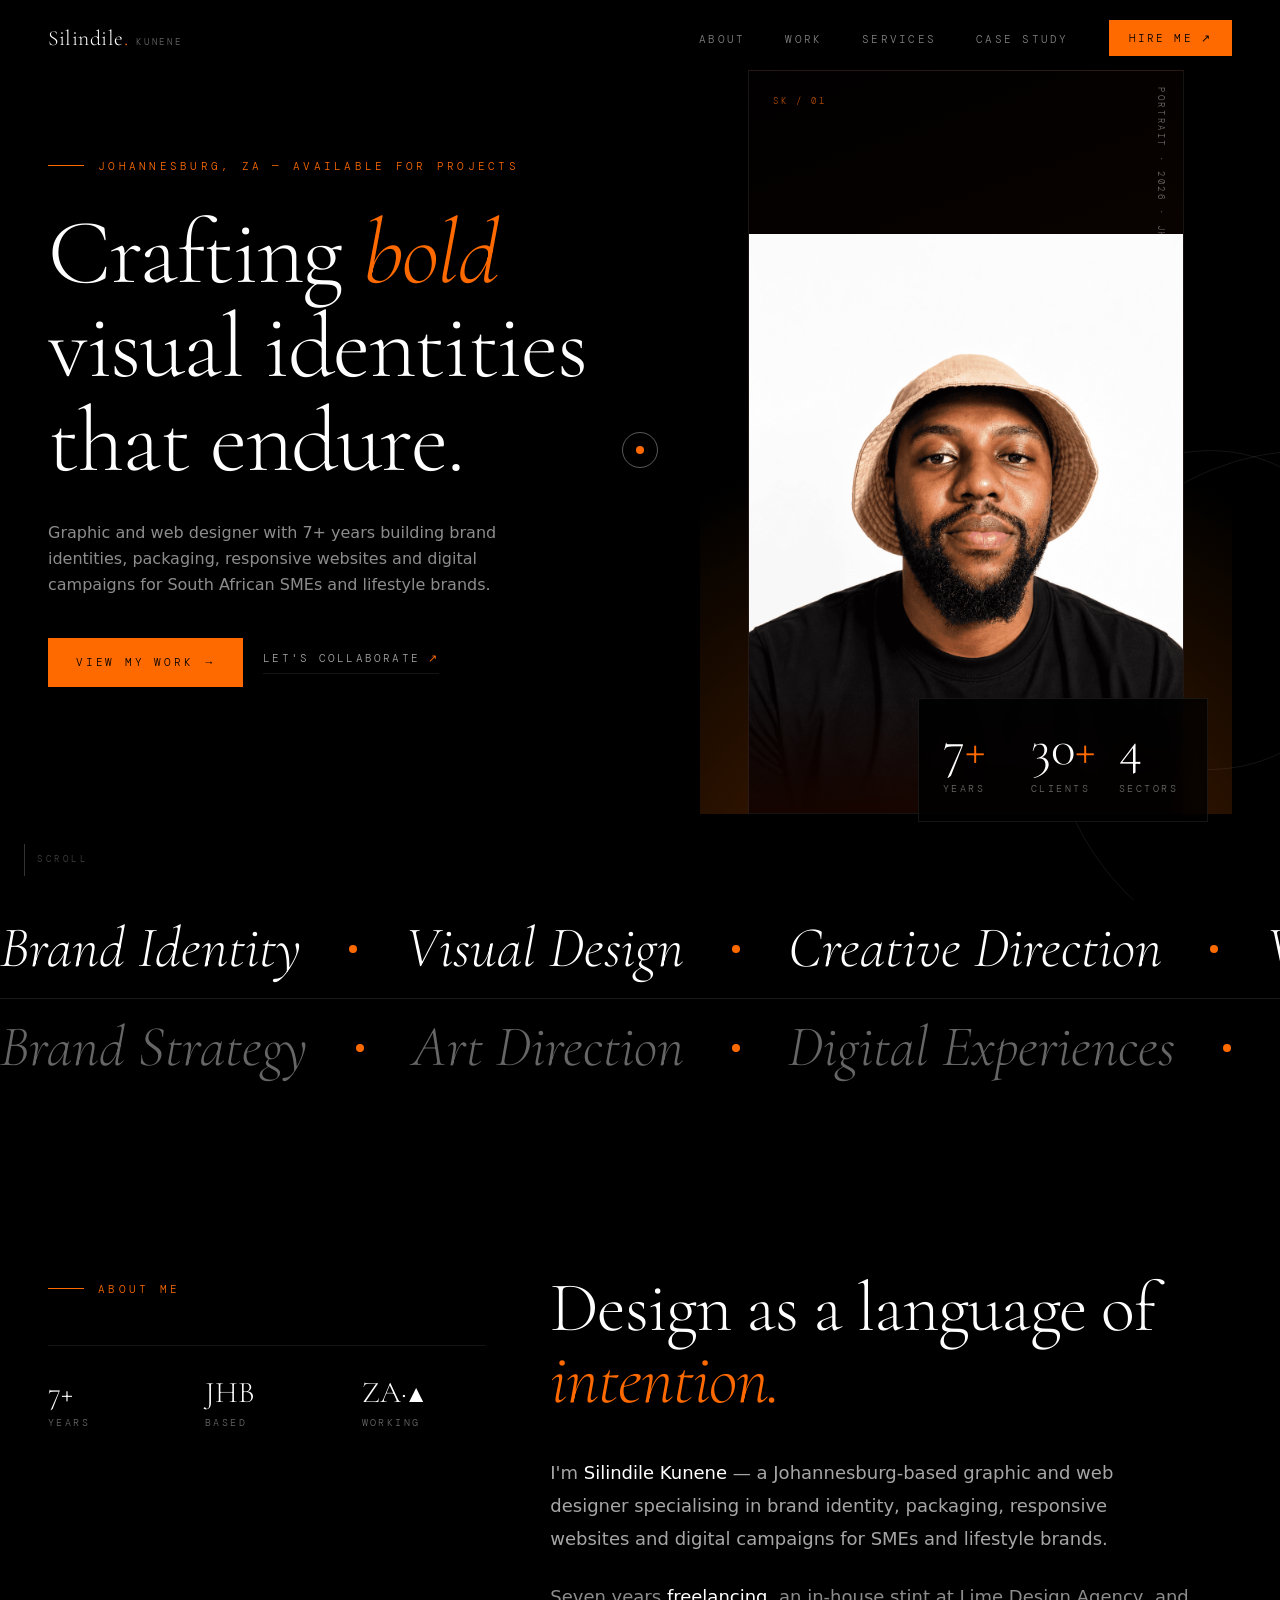
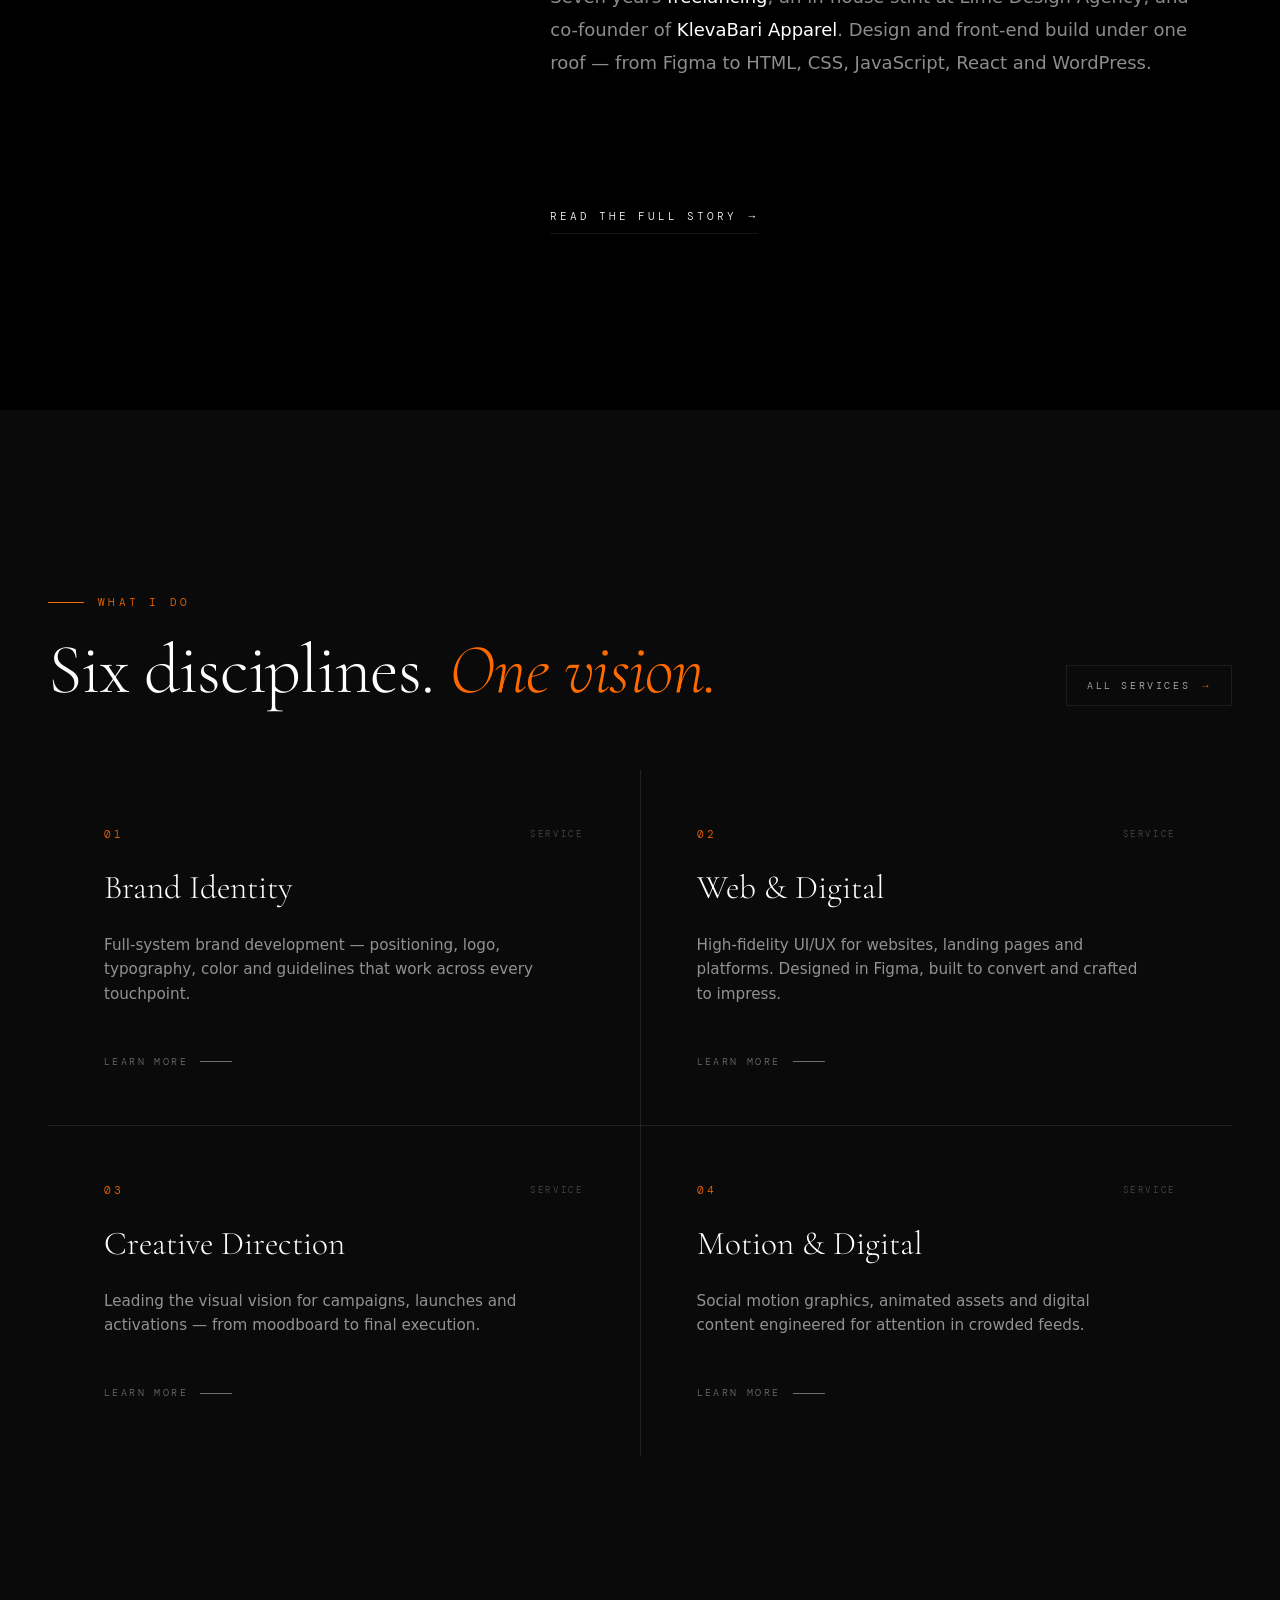
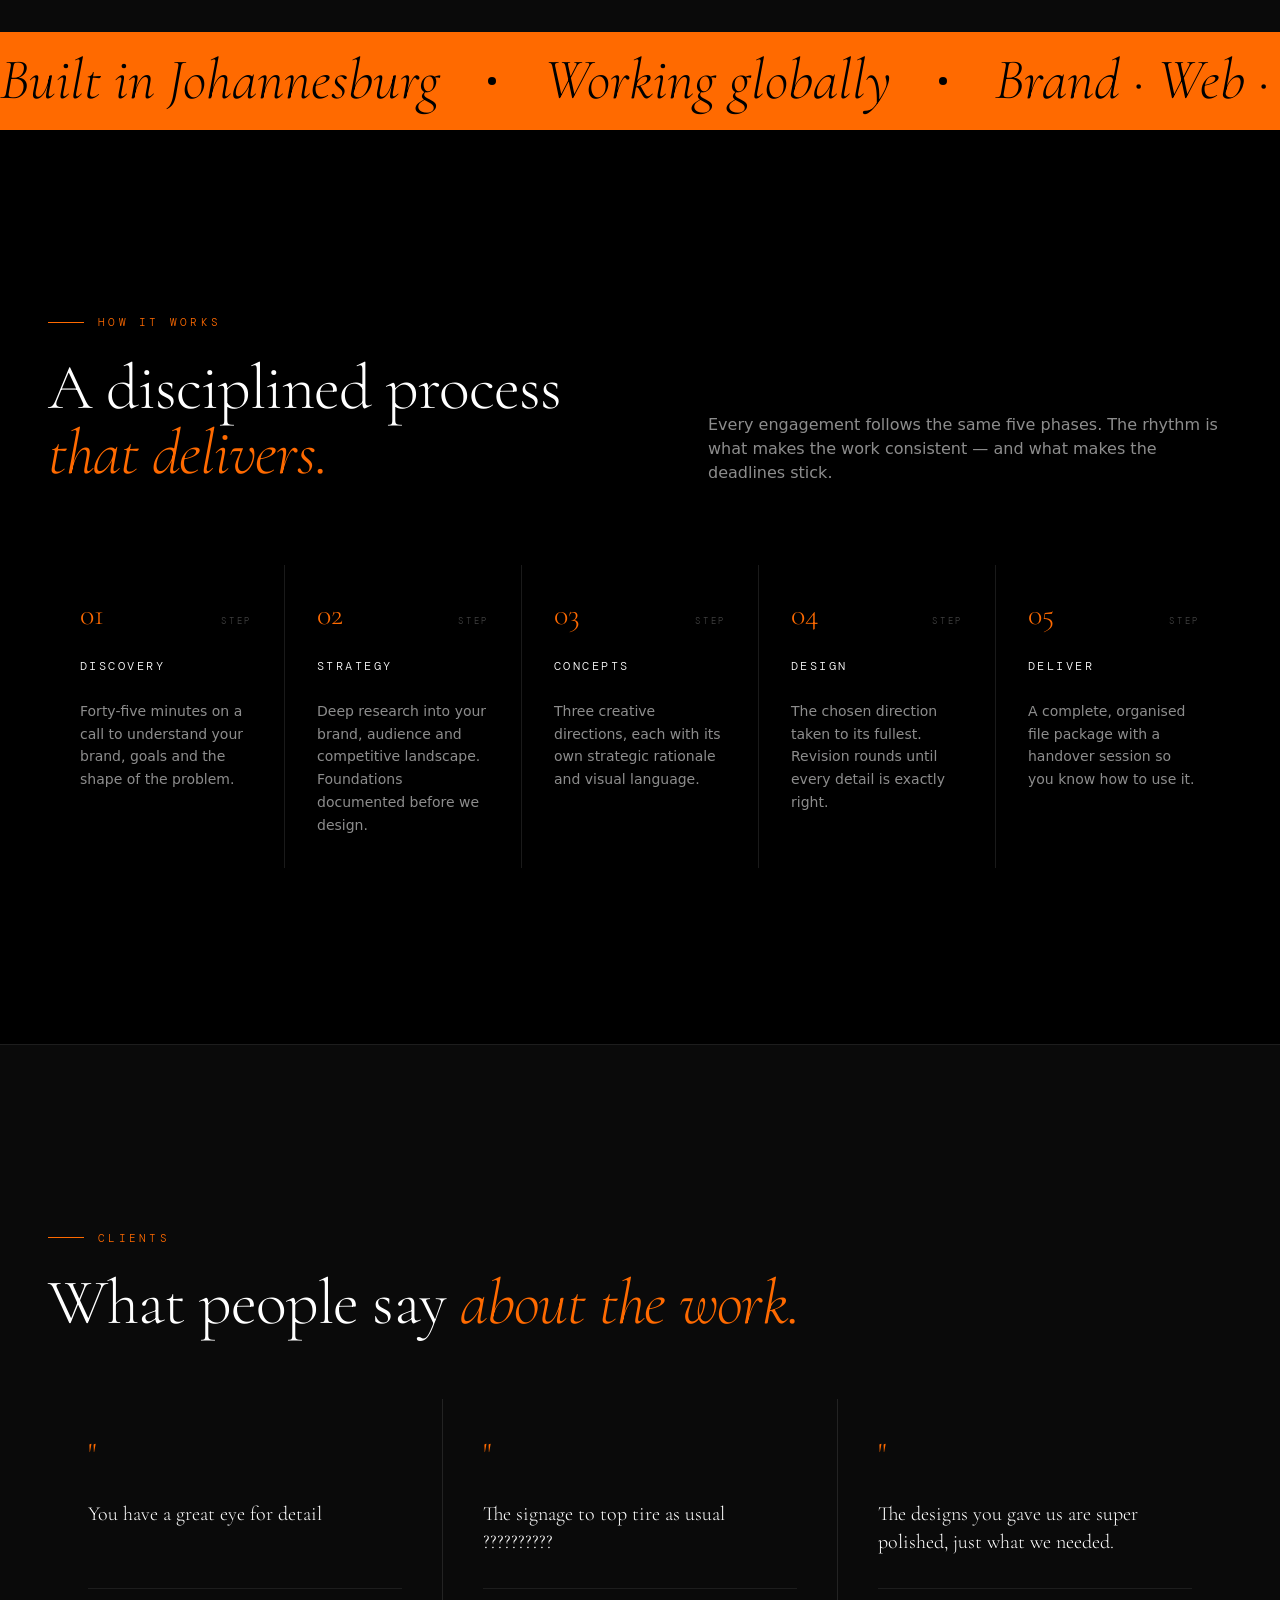
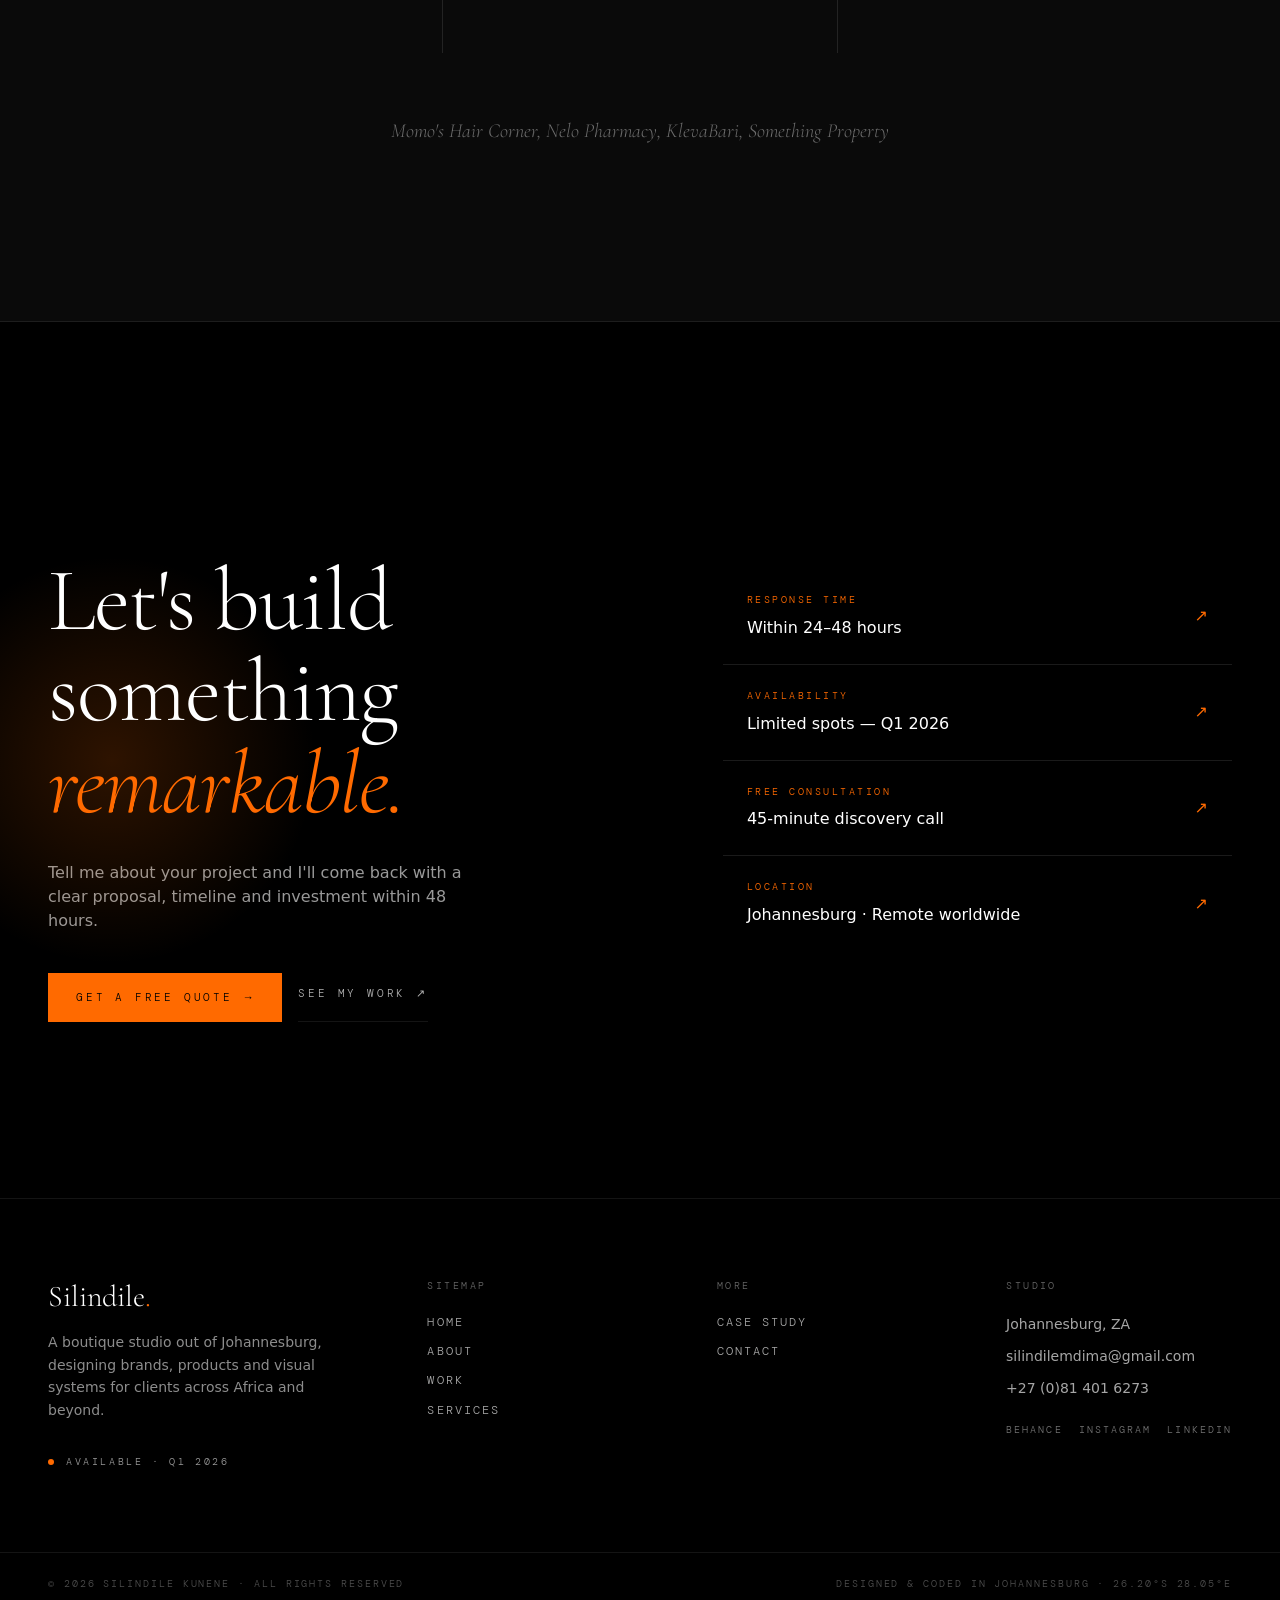
<file: index.html>
<!DOCTYPE html><html lang="en" data-tsd-source="/src/routes/__root.tsx:108:5" class="cursor-on"><head data-tsd-source="/src/routes/__root.tsx:109:7"><meta charset="utf-8"><meta name="viewport" content="width=device-width, initial-scale=1"><link rel="preload" as="image" href="assets/images/silindile-hero.png" fetchpriority="high"><link rel="stylesheet" href="https://fonts.googleapis.com/css2?family=Cormorant+Garamond:ital,wght@0,300;0,400;0,500;0,600;1,300;1,400;1,600&amp;family=DM+Mono:wght@300;400;500&amp;display=swap" data-precedence="default"><link rel="stylesheet" href="https://api.fontshare.com/v2/css?f[]=cabinet-grotesk@300,400,500,700,800,900&amp;display=swap" data-precedence="default"><link rel="stylesheet" href="assets/styles.css"><title>Silindile Kunene — Graphic Designer &amp; Creative Director</title><meta name="author" content="Silindile Kunene"><meta name="theme-color" content="#000000"><meta name="format-detection" content="telephone=no"><meta property="og:site_name" content="Silindile Kunene"><meta property="og:type" content="website"><meta property="og:locale" content="en_ZA"><meta name="twitter:card" content="summary_large_image"><meta name="twitter:title" content="Silindile Kunene — Graphic Designer &amp; Creative Director"><meta name="twitter:description" content="Brand identity, web design, creative direction. Johannesburg-based studio working with premium brands across Africa and globally."><meta name="description" content="Building premium brand identities, immersive digital experiences and visual systems that make people stop scrolling. Johannesburg, South Africa."><meta property="og:title" content="Silindile Kunene — Graphic Designer &amp; Creative Director"><meta property="og:description" content="Independent studio crafting bold visual identities, premium brands and digital experiences from Johannesburg."><meta property="og:url" content="https://radiant-refine-joy.lovable.app/"><meta property="og:image" content="https://radiant-refine-joy.lovable.appassets/images/silindile-hero.png"><meta name="twitter:image" content="https://radiant-refine-joy.lovable.appassets/images/silindile-hero.png"><link rel="icon" href="/favicon.ico"><link rel="preconnect" href="https://fonts.googleapis.com"><link rel="preconnect" href="https://fonts.gstatic.com" crossorigin="anonymous"><link rel="preconnect" href="https://api.fontshare.com"><link rel="canonical" href="https://radiant-refine-joy.lovable.app/"><link rel="preload" as="image" href="assets/images/silindile-hero.png" fetchpriority="high"><script type="application/ld+json">{"@context":"https://schema.org","@type":"Person","name":"Silindile Kunene","jobTitle":"Graphic Designer & Creative Director","url":"https://radiant-refine-joy.lovable.app","address":{"@type":"PostalAddress","addressLocality":"Johannesburg","addressCountry":"ZA"},"sameAs":["https://www.behance.net/silindilekunene"]}</script><link rel="stylesheet" href="assets/styles.css"></head><body class="bg-ink text-bone" data-tsd-source="/src/routes/__root.tsx:112:7"><style data-tsd-source="/src/components/site/Cursor.tsx:65:7">
        .cursor-on, .cursor-on * { cursor: none !important; }
        @media (max-width: 1023px), (pointer: coarse) {
          .cursor-on, .cursor-on * { cursor: auto !important; }
        }
        .cursor-dot, .cursor-ring {
          position: fixed; top: 0; left: 0; pointer-events: none; z-index: 9999;
          transition: width .3s var(--ease-editorial), height .3s var(--ease-editorial), background-color .3s, border-color .3s;
        }
        .cursor-dot { width: 8px; height: 8px; background: var(--color-gold); border-radius: 999px; mix-blend-mode: difference; }
        .cursor-ring { width: 36px; height: 36px; border: 1px solid rgba(255,255,255,0.35); border-radius: 999px; }
        body.cursor-hover .cursor-dot { width: 56px; height: 56px; background: rgba(255,106,0,0.15); }
        body.cursor-hover .cursor-ring { width: 56px; height: 56px; border-color: var(--color-gold); }
      </style><div class="cursor-dot" aria-hidden="true" data-tsd-source="/src/components/site/Cursor.tsx:79:7"></div><div class="cursor-ring" aria-hidden="true" data-tsd-source="/src/components/site/Cursor.tsx:80:7" style="transform: translate3d(720px, 900px, 0px) translate(-50%, -50%);"></div><nav class="fixed inset-x-0 top-0 z-50 flex items-center justify-between px-6 py-5 transition-all duration-500 md:px-12 bg-transparent" data-tsd-source="/src/components/site/Nav.tsx:27:7"><a data-tsd-source="/src/components/site/Nav.tsx:34:9" class="flex items-baseline gap-2 text-bone active" href="index.html" data-status="active" aria-current="page"><span class="font-display text-[1.35rem] tracking-wide" data-tsd-source="/src/components/site/Nav.tsx:35:11">Silindile<span class="text-gold" data-tsd-source="/src/components/site/Nav.tsx:36:22">.</span></span><span class="hidden font-mono text-[0.55rem] uppercase tracking-[0.3em] text-white/40 md:inline" data-tsd-source="/src/components/site/Nav.tsx:38:11">Kunene</span></a><ul class="hidden items-center gap-10 md:flex" data-tsd-source="/src/components/site/Nav.tsx:43:9"><li data-tsd-source="/src/components/site/Nav.tsx:47:15"><a data-tsd-source="/src/components/site/Nav.tsx:48:17" href="about.html" class="relative font-mono text-[0.7rem] uppercase tracking-[0.2em] transition-colors text-white/50 hover:text-bone">About<span class="absolute -bottom-1 left-0 h-px bg-gold transition-all duration-500 w-0 group-hover:w-full" data-tsd-source="/src/components/site/Nav.tsx:55:19"></span></a></li><li data-tsd-source="/src/components/site/Nav.tsx:47:15"><a data-tsd-source="/src/components/site/Nav.tsx:48:17" href="work.html" class="relative font-mono text-[0.7rem] uppercase tracking-[0.2em] transition-colors text-white/50 hover:text-bone">Work<span class="absolute -bottom-1 left-0 h-px bg-gold transition-all duration-500 w-0 group-hover:w-full" data-tsd-source="/src/components/site/Nav.tsx:55:19"></span></a></li><li data-tsd-source="/src/components/site/Nav.tsx:47:15"><a data-tsd-source="/src/components/site/Nav.tsx:48:17" href="services.html" class="relative font-mono text-[0.7rem] uppercase tracking-[0.2em] transition-colors text-white/50 hover:text-bone">Services<span class="absolute -bottom-1 left-0 h-px bg-gold transition-all duration-500 w-0 group-hover:w-full" data-tsd-source="/src/components/site/Nav.tsx:55:19"></span></a></li><li data-tsd-source="/src/components/site/Nav.tsx:47:15"><a data-tsd-source="/src/components/site/Nav.tsx:48:17" href="case-study.html" class="relative font-mono text-[0.7rem] uppercase tracking-[0.2em] transition-colors text-white/50 hover:text-bone">Case Study<span class="absolute -bottom-1 left-0 h-px bg-gold transition-all duration-500 w-0 group-hover:w-full" data-tsd-source="/src/components/site/Nav.tsx:55:19"></span></a></li><li data-tsd-source="/src/components/site/Nav.tsx:64:11"><a data-tsd-source="/src/components/site/Nav.tsx:65:13" href="contact.html" class="group inline-flex items-center gap-2 bg-gold px-5 py-2.5 font-mono text-[0.68rem] uppercase tracking-[0.2em] text-ink transition-colors hover:bg-bone">Hire Me<span class="transition-transform group-hover:translate-x-0.5" data-tsd-source="/src/components/site/Nav.tsx:70:15">↗</span></a></li></ul><button aria-label="Toggle navigation" class="relative z-50 flex h-10 w-10 flex-col items-center justify-center gap-[5px] md:hidden" data-tsd-source="/src/components/site/Nav.tsx:75:9"><span class="block h-[1.5px] w-7 bg-bone transition-transform " data-tsd-source="/src/components/site/Nav.tsx:80:11"></span><span class="block h-[1.5px] w-7 bg-bone transition-opacity " data-tsd-source="/src/components/site/Nav.tsx:83:11"></span><span class="block h-[1.5px] w-7 bg-bone transition-transform " data-tsd-source="/src/components/site/Nav.tsx:86:11"></span></button></nav><div class="fixed inset-0 z-40 flex flex-col items-center justify-center gap-10 bg-ink transition-all duration-500 md:hidden pointer-events-none opacity-0" data-tsd-source="/src/components/site/Nav.tsx:93:7"><a data-tsd-source="/src/components/site/Nav.tsx:99:11" class="font-display text-4xl font-light tracking-tight text-bone transition-colors hover:text-gold active" href="index.html" data-status="active" aria-current="page">Home</a><a data-tsd-source="/src/components/site/Nav.tsx:99:11" href="about.html" class="font-display text-4xl font-light tracking-tight text-bone transition-colors hover:text-gold">About</a><a data-tsd-source="/src/components/site/Nav.tsx:99:11" href="work.html" class="font-display text-4xl font-light tracking-tight text-bone transition-colors hover:text-gold">Work</a><a data-tsd-source="/src/components/site/Nav.tsx:99:11" href="services.html" class="font-display text-4xl font-light tracking-tight text-bone transition-colors hover:text-gold">Services</a><a data-tsd-source="/src/components/site/Nav.tsx:99:11" href="case-study.html" class="font-display text-4xl font-light tracking-tight text-bone transition-colors hover:text-gold">Case Study</a><a data-tsd-source="/src/components/site/Nav.tsx:99:11" href="contact.html" class="font-display text-4xl font-light tracking-tight text-bone transition-colors hover:text-gold">Contact</a><div class="absolute bottom-12 font-mono text-[0.6rem] uppercase tracking-[0.3em] text-white/30" data-tsd-source="/src/components/site/Nav.tsx:107:9">Johannesburg · ZA</div></div><main class="min-h-screen" data-tsd-source="/src/routes/__root.tsx:127:7"><!--$--><section class="relative min-h-[100svh] overflow-hidden bg-ink pt-28 md:pt-0" data-tsd-source="/src/routes/index.tsx:95:7"><div class="pointer-events-none absolute right-[18%] top-1/2 hidden md:block" data-tsd-source="/src/routes/index.tsx:97:9"><div class="spin-slow absolute h-[520px] w-[520px] rounded-full border border-gold/10" data-tsd-source="/src/routes/index.tsx:98:11"></div><div class="absolute h-[320px] w-[320px] rounded-full border border-gold/15 [animation:spin-slow_60s_linear_infinite_reverse]" data-tsd-source="/src/routes/index.tsx:99:11"></div></div><div class="relative mx-auto grid min-h-[100svh] max-w-[1500px] grid-cols-1 items-center gap-16 px-6 pb-16 md:grid-cols-[1.05fr_0.95fr] md:px-12" data-tsd-source="/src/routes/index.tsx:102:9"><div class="relative" data-tsd-source="/src/routes/index.tsx:103:11"><div data-tsd-source="/src/components/site/Reveal.tsx:22:5" style="opacity: 1; transform: none;"><span class="eyebrow eyebrow-rule" data-tsd-source="/src/routes/index.tsx:105:15">Johannesburg, ZA — Available for projects</span></div><h1 class="serif-display mt-8 text-[clamp(3.2rem,7.2vw,7.8rem)]" data-tsd-source="/src/components/site/Reveal.tsx:47:5"><span class="inline-block will-change-transform " data-tsd-source="/src/components/site/Reveal.tsx:57:11" style="opacity: 1; filter: blur(0px); transform: none;">Crafting<!-- -->&nbsp;</span><span class="inline-block will-change-transform italic text-gold" data-tsd-source="/src/components/site/Reveal.tsx:57:11" style="opacity: 1; filter: blur(0px); transform: none;">bold<!-- -->&nbsp;</span><span class="inline-block will-change-transform " data-tsd-source="/src/components/site/Reveal.tsx:57:11" style="opacity: 1; filter: blur(0px); transform: none;">visual<!-- -->&nbsp;</span><span class="inline-block will-change-transform " data-tsd-source="/src/components/site/Reveal.tsx:57:11" style="opacity: 1; filter: blur(0px); transform: none;">identities<!-- -->&nbsp;</span><span class="inline-block will-change-transform " data-tsd-source="/src/components/site/Reveal.tsx:57:11" style="opacity: 1; filter: blur(0px); transform: none;">that<!-- -->&nbsp;</span><span class="inline-block will-change-transform " data-tsd-source="/src/components/site/Reveal.tsx:57:11" style="opacity: 1; filter: blur(0px); transform: none;">endure.</span></h1><div data-tsd-source="/src/components/site/Reveal.tsx:22:5" style="opacity: 1; transform: none;"><p class="mt-8 max-w-[460px] text-base leading-relaxed text-white/55" data-tsd-source="/src/routes/index.tsx:117:15">Graphic and web designer with 7+ years building brand identities, packaging, responsive websites and digital campaigns for South African SMEs and lifestyle brands.</p></div><div data-tsd-source="/src/components/site/Reveal.tsx:22:5" style="opacity: 1; transform: none;"><div class="mt-10 flex flex-wrap items-center gap-5" data-tsd-source="/src/routes/index.tsx:125:15"><a data-tsd-source="/src/routes/index.tsx:126:17" href="work.html" class="group inline-flex items-center gap-3 bg-gold px-7 py-4 font-mono text-[0.7rem] uppercase tracking-[0.25em] text-ink transition-all hover:bg-bone">View my work<span class="transition-transform group-hover:translate-x-1" data-tsd-source="/src/routes/index.tsx:131:19">→</span></a><a data-tsd-source="/src/routes/index.tsx:133:17" href="contact.html" class="group inline-flex items-center gap-2 border-b border-white/15 pb-1.5 font-mono text-[0.7rem] uppercase tracking-[0.2em] text-white/65 transition-all hover:border-gold hover:text-bone">Let's collaborate<span class="text-gold transition-transform group-hover:translate-x-1" data-tsd-source="/src/routes/index.tsx:138:19">↗</span></a></div></div></div><div class="relative h-[60svh] animate-[fade-up_1.2s_var(--ease-soft)_0.4s_both] md:h-[88vh]" data-tsd-source="/src/routes/index.tsx:145:11"><div class="absolute inset-0 overflow-hidden bg-[radial-gradient(circle_at_50%_120%,rgba(255,106,0,0.35),transparent_55%)]" data-tsd-source="/src/routes/index.tsx:146:13"><div class="absolute inset-x-12 bottom-0 top-12 border border-white/10 bg-[linear-gradient(160deg,#000_0%,#0d0200_60%,#1a0500_100%)]" data-tsd-source="/src/routes/index.tsx:147:15"><div class="grain absolute inset-0" data-tsd-source="/src/routes/index.tsx:148:17"></div><img src="assets/images/silindile-hero.png" alt="Portrait of Silindile Kunene, graphic designer and creative director" fetchpriority="high" decoding="async" width="900" height="1200" class="absolute bottom-0 left-1/2 h-[92%] w-auto -translate-x-1/2 object-contain object-bottom [mask-image:linear-gradient(to_bottom,black_82%,transparent)]" data-tsd-source="/src/routes/index.tsx:149:17"><div class="absolute right-4 top-4 z-10 font-mono text-[0.55rem] uppercase tracking-[0.3em] text-white/40" style="writing-mode:vertical-rl" data-tsd-source="/src/routes/index.tsx:158:17">Portrait · 2026 · JHB</div><div class="absolute left-6 top-6 z-10 font-mono text-[0.55rem] uppercase tracking-[0.3em] text-gold/70" data-tsd-source="/src/routes/index.tsx:164:17">SK / 01</div></div></div><div class="absolute -bottom-2 left-2 grid grid-cols-3 gap-6 border border-white/10 bg-ink/85 p-6 backdrop-blur md:left-auto md:right-6" data-tsd-source="/src/routes/index.tsx:171:13"><div class="flex flex-col gap-2" data-tsd-source="/src/components/site/StatCounter.tsx:43:5"><div class="font-display text-[clamp(2.4rem,4vw,3.5rem)] font-light leading-none" data-tsd-source="/src/components/site/StatCounter.tsx:44:7">7<span class="text-gold" data-tsd-source="/src/components/site/StatCounter.tsx:46:9">+</span></div><div class="mono-label text-white/40" data-tsd-source="/src/components/site/StatCounter.tsx:48:7">Years</div></div><div class="flex flex-col gap-2" data-tsd-source="/src/components/site/StatCounter.tsx:43:5"><div class="font-display text-[clamp(2.4rem,4vw,3.5rem)] font-light leading-none" data-tsd-source="/src/components/site/StatCounter.tsx:44:7">30<span class="text-gold" data-tsd-source="/src/components/site/StatCounter.tsx:46:9">+</span></div><div class="mono-label text-white/40" data-tsd-source="/src/components/site/StatCounter.tsx:48:7">Clients</div></div><div class="flex flex-col gap-2" data-tsd-source="/src/components/site/StatCounter.tsx:43:5"><div class="font-display text-[clamp(2.4rem,4vw,3.5rem)] font-light leading-none" data-tsd-source="/src/components/site/StatCounter.tsx:44:7">4<span class="text-gold" data-tsd-source="/src/components/site/StatCounter.tsx:46:9"></span></div><div class="mono-label text-white/40" data-tsd-source="/src/components/site/StatCounter.tsx:48:7">Sectors</div></div></div></div></div><div class="absolute bottom-6 left-6 hidden font-mono text-[0.55rem] uppercase tracking-[0.4em] text-white/25 md:flex md:items-center md:gap-3" data-tsd-source="/src/routes/index.tsx:180:9"><span class="block h-8 w-px bg-white/20" data-tsd-source="/src/routes/index.tsx:181:11"></span>Scroll</div></section><div class="overflow-hidden bg-transparent text-bone" data-tsd-source="/src/components/site/Marquee.tsx:19:5"><div class="marquee-track py-5" data-tsd-source="/src/components/site/Marquee.tsx:20:7"><div class="flex shrink-0 items-center gap-12 pr-12" aria-hidden="false" data-tsd-source="/src/components/site/Marquee.tsx:22:11"><span class="flex items-center gap-12 font-display text-[clamp(2rem,4.5vw,4.5rem)] leading-none italic" data-tsd-source="/src/components/site/Marquee.tsx:24:15"><span data-tsd-source="/src/routes/index.tsx:189:11">Brand Identity</span><span class="inline-block h-2 w-2 rounded-full bg-gold" data-tsd-source="/src/components/site/Marquee.tsx:29:17"></span></span><span class="flex items-center gap-12 font-display text-[clamp(2rem,4.5vw,4.5rem)] leading-none italic" data-tsd-source="/src/components/site/Marquee.tsx:24:15"><span data-tsd-source="/src/routes/index.tsx:189:11">Visual Design</span><span class="inline-block h-2 w-2 rounded-full bg-gold" data-tsd-source="/src/components/site/Marquee.tsx:29:17"></span></span><span class="flex items-center gap-12 font-display text-[clamp(2rem,4.5vw,4.5rem)] leading-none italic" data-tsd-source="/src/components/site/Marquee.tsx:24:15"><span data-tsd-source="/src/routes/index.tsx:189:11">Creative Direction</span><span class="inline-block h-2 w-2 rounded-full bg-gold" data-tsd-source="/src/components/site/Marquee.tsx:29:17"></span></span><span class="flex items-center gap-12 font-display text-[clamp(2rem,4.5vw,4.5rem)] leading-none italic" data-tsd-source="/src/components/site/Marquee.tsx:24:15"><span data-tsd-source="/src/routes/index.tsx:189:11">Web Design</span><span class="inline-block h-2 w-2 rounded-full bg-gold" data-tsd-source="/src/components/site/Marquee.tsx:29:17"></span></span><span class="flex items-center gap-12 font-display text-[clamp(2rem,4.5vw,4.5rem)] leading-none italic" data-tsd-source="/src/components/site/Marquee.tsx:24:15"><span data-tsd-source="/src/routes/index.tsx:189:11">Motion Design</span><span class="inline-block h-2 w-2 rounded-full bg-gold" data-tsd-source="/src/components/site/Marquee.tsx:29:17"></span></span><span class="flex items-center gap-12 font-display text-[clamp(2rem,4.5vw,4.5rem)] leading-none italic" data-tsd-source="/src/components/site/Marquee.tsx:24:15"><span data-tsd-source="/src/routes/index.tsx:189:11">Digital Experiences</span><span class="inline-block h-2 w-2 rounded-full bg-gold" data-tsd-source="/src/components/site/Marquee.tsx:29:17"></span></span><span class="flex items-center gap-12 font-display text-[clamp(2rem,4.5vw,4.5rem)] leading-none italic" data-tsd-source="/src/components/site/Marquee.tsx:24:15"><span data-tsd-source="/src/routes/index.tsx:189:11">Art Direction</span><span class="inline-block h-2 w-2 rounded-full bg-gold" data-tsd-source="/src/components/site/Marquee.tsx:29:17"></span></span><span class="flex items-center gap-12 font-display text-[clamp(2rem,4.5vw,4.5rem)] leading-none italic" data-tsd-source="/src/components/site/Marquee.tsx:24:15"><span data-tsd-source="/src/routes/index.tsx:189:11">Brand Strategy</span><span class="inline-block h-2 w-2 rounded-full bg-gold" data-tsd-source="/src/components/site/Marquee.tsx:29:17"></span></span></div><div class="flex shrink-0 items-center gap-12 pr-12" aria-hidden="true" data-tsd-source="/src/components/site/Marquee.tsx:22:11"><span class="flex items-center gap-12 font-display text-[clamp(2rem,4.5vw,4.5rem)] leading-none italic" data-tsd-source="/src/components/site/Marquee.tsx:24:15"><span data-tsd-source="/src/routes/index.tsx:189:11">Brand Identity</span><span class="inline-block h-2 w-2 rounded-full bg-gold" data-tsd-source="/src/components/site/Marquee.tsx:29:17"></span></span><span class="flex items-center gap-12 font-display text-[clamp(2rem,4.5vw,4.5rem)] leading-none italic" data-tsd-source="/src/components/site/Marquee.tsx:24:15"><span data-tsd-source="/src/routes/index.tsx:189:11">Visual Design</span><span class="inline-block h-2 w-2 rounded-full bg-gold" data-tsd-source="/src/components/site/Marquee.tsx:29:17"></span></span><span class="flex items-center gap-12 font-display text-[clamp(2rem,4.5vw,4.5rem)] leading-none italic" data-tsd-source="/src/components/site/Marquee.tsx:24:15"><span data-tsd-source="/src/routes/index.tsx:189:11">Creative Direction</span><span class="inline-block h-2 w-2 rounded-full bg-gold" data-tsd-source="/src/components/site/Marquee.tsx:29:17"></span></span><span class="flex items-center gap-12 font-display text-[clamp(2rem,4.5vw,4.5rem)] leading-none italic" data-tsd-source="/src/components/site/Marquee.tsx:24:15"><span data-tsd-source="/src/routes/index.tsx:189:11">Web Design</span><span class="inline-block h-2 w-2 rounded-full bg-gold" data-tsd-source="/src/components/site/Marquee.tsx:29:17"></span></span><span class="flex items-center gap-12 font-display text-[clamp(2rem,4.5vw,4.5rem)] leading-none italic" data-tsd-source="/src/components/site/Marquee.tsx:24:15"><span data-tsd-source="/src/routes/index.tsx:189:11">Motion Design</span><span class="inline-block h-2 w-2 rounded-full bg-gold" data-tsd-source="/src/components/site/Marquee.tsx:29:17"></span></span><span class="flex items-center gap-12 font-display text-[clamp(2rem,4.5vw,4.5rem)] leading-none italic" data-tsd-source="/src/components/site/Marquee.tsx:24:15"><span data-tsd-source="/src/routes/index.tsx:189:11">Digital Experiences</span><span class="inline-block h-2 w-2 rounded-full bg-gold" data-tsd-source="/src/components/site/Marquee.tsx:29:17"></span></span><span class="flex items-center gap-12 font-display text-[clamp(2rem,4.5vw,4.5rem)] leading-none italic" data-tsd-source="/src/components/site/Marquee.tsx:24:15"><span data-tsd-source="/src/routes/index.tsx:189:11">Art Direction</span><span class="inline-block h-2 w-2 rounded-full bg-gold" data-tsd-source="/src/components/site/Marquee.tsx:29:17"></span></span><span class="flex items-center gap-12 font-display text-[clamp(2rem,4.5vw,4.5rem)] leading-none italic" data-tsd-source="/src/components/site/Marquee.tsx:24:15"><span data-tsd-source="/src/routes/index.tsx:189:11">Brand Strategy</span><span class="inline-block h-2 w-2 rounded-full bg-gold" data-tsd-source="/src/components/site/Marquee.tsx:29:17"></span></span></div></div></div><div class="h-px w-full bg-white/10" data-tsd-source="/src/routes/index.tsx:193:7"></div><div class="overflow-hidden bg-transparent text-bone" data-tsd-source="/src/components/site/Marquee.tsx:19:5"><div class="marquee-track-fast py-5" data-tsd-source="/src/components/site/Marquee.tsx:20:7"><div class="flex shrink-0 items-center gap-12 pr-12" aria-hidden="false" data-tsd-source="/src/components/site/Marquee.tsx:22:11"><span class="flex items-center gap-12 font-display text-[clamp(2rem,4.5vw,4.5rem)] leading-none italic" data-tsd-source="/src/components/site/Marquee.tsx:24:15"><span class="text-white/40" data-tsd-source="/src/routes/index.tsx:196:11">Brand Strategy</span><span class="inline-block h-2 w-2 rounded-full bg-gold" data-tsd-source="/src/components/site/Marquee.tsx:29:17"></span></span><span class="flex items-center gap-12 font-display text-[clamp(2rem,4.5vw,4.5rem)] leading-none italic" data-tsd-source="/src/components/site/Marquee.tsx:24:15"><span class="text-white/40" data-tsd-source="/src/routes/index.tsx:196:11">Art Direction</span><span class="inline-block h-2 w-2 rounded-full bg-gold" data-tsd-source="/src/components/site/Marquee.tsx:29:17"></span></span><span class="flex items-center gap-12 font-display text-[clamp(2rem,4.5vw,4.5rem)] leading-none italic" data-tsd-source="/src/components/site/Marquee.tsx:24:15"><span class="text-white/40" data-tsd-source="/src/routes/index.tsx:196:11">Digital Experiences</span><span class="inline-block h-2 w-2 rounded-full bg-gold" data-tsd-source="/src/components/site/Marquee.tsx:29:17"></span></span><span class="flex items-center gap-12 font-display text-[clamp(2rem,4.5vw,4.5rem)] leading-none italic" data-tsd-source="/src/components/site/Marquee.tsx:24:15"><span class="text-white/40" data-tsd-source="/src/routes/index.tsx:196:11">Motion Design</span><span class="inline-block h-2 w-2 rounded-full bg-gold" data-tsd-source="/src/components/site/Marquee.tsx:29:17"></span></span><span class="flex items-center gap-12 font-display text-[clamp(2rem,4.5vw,4.5rem)] leading-none italic" data-tsd-source="/src/components/site/Marquee.tsx:24:15"><span class="text-white/40" data-tsd-source="/src/routes/index.tsx:196:11">Web Design</span><span class="inline-block h-2 w-2 rounded-full bg-gold" data-tsd-source="/src/components/site/Marquee.tsx:29:17"></span></span><span class="flex items-center gap-12 font-display text-[clamp(2rem,4.5vw,4.5rem)] leading-none italic" data-tsd-source="/src/components/site/Marquee.tsx:24:15"><span class="text-white/40" data-tsd-source="/src/routes/index.tsx:196:11">Creative Direction</span><span class="inline-block h-2 w-2 rounded-full bg-gold" data-tsd-source="/src/components/site/Marquee.tsx:29:17"></span></span><span class="flex items-center gap-12 font-display text-[clamp(2rem,4.5vw,4.5rem)] leading-none italic" data-tsd-source="/src/components/site/Marquee.tsx:24:15"><span class="text-white/40" data-tsd-source="/src/routes/index.tsx:196:11">Visual Design</span><span class="inline-block h-2 w-2 rounded-full bg-gold" data-tsd-source="/src/components/site/Marquee.tsx:29:17"></span></span><span class="flex items-center gap-12 font-display text-[clamp(2rem,4.5vw,4.5rem)] leading-none italic" data-tsd-source="/src/components/site/Marquee.tsx:24:15"><span class="text-white/40" data-tsd-source="/src/routes/index.tsx:196:11">Brand Identity</span><span class="inline-block h-2 w-2 rounded-full bg-gold" data-tsd-source="/src/components/site/Marquee.tsx:29:17"></span></span></div><div class="flex shrink-0 items-center gap-12 pr-12" aria-hidden="true" data-tsd-source="/src/components/site/Marquee.tsx:22:11"><span class="flex items-center gap-12 font-display text-[clamp(2rem,4.5vw,4.5rem)] leading-none italic" data-tsd-source="/src/components/site/Marquee.tsx:24:15"><span class="text-white/40" data-tsd-source="/src/routes/index.tsx:196:11">Brand Strategy</span><span class="inline-block h-2 w-2 rounded-full bg-gold" data-tsd-source="/src/components/site/Marquee.tsx:29:17"></span></span><span class="flex items-center gap-12 font-display text-[clamp(2rem,4.5vw,4.5rem)] leading-none italic" data-tsd-source="/src/components/site/Marquee.tsx:24:15"><span class="text-white/40" data-tsd-source="/src/routes/index.tsx:196:11">Art Direction</span><span class="inline-block h-2 w-2 rounded-full bg-gold" data-tsd-source="/src/components/site/Marquee.tsx:29:17"></span></span><span class="flex items-center gap-12 font-display text-[clamp(2rem,4.5vw,4.5rem)] leading-none italic" data-tsd-source="/src/components/site/Marquee.tsx:24:15"><span class="text-white/40" data-tsd-source="/src/routes/index.tsx:196:11">Digital Experiences</span><span class="inline-block h-2 w-2 rounded-full bg-gold" data-tsd-source="/src/components/site/Marquee.tsx:29:17"></span></span><span class="flex items-center gap-12 font-display text-[clamp(2rem,4.5vw,4.5rem)] leading-none italic" data-tsd-source="/src/components/site/Marquee.tsx:24:15"><span class="text-white/40" data-tsd-source="/src/routes/index.tsx:196:11">Motion Design</span><span class="inline-block h-2 w-2 rounded-full bg-gold" data-tsd-source="/src/components/site/Marquee.tsx:29:17"></span></span><span class="flex items-center gap-12 font-display text-[clamp(2rem,4.5vw,4.5rem)] leading-none italic" data-tsd-source="/src/components/site/Marquee.tsx:24:15"><span class="text-white/40" data-tsd-source="/src/routes/index.tsx:196:11">Web Design</span><span class="inline-block h-2 w-2 rounded-full bg-gold" data-tsd-source="/src/components/site/Marquee.tsx:29:17"></span></span><span class="flex items-center gap-12 font-display text-[clamp(2rem,4.5vw,4.5rem)] leading-none italic" data-tsd-source="/src/components/site/Marquee.tsx:24:15"><span class="text-white/40" data-tsd-source="/src/routes/index.tsx:196:11">Creative Direction</span><span class="inline-block h-2 w-2 rounded-full bg-gold" data-tsd-source="/src/components/site/Marquee.tsx:29:17"></span></span><span class="flex items-center gap-12 font-display text-[clamp(2rem,4.5vw,4.5rem)] leading-none italic" data-tsd-source="/src/components/site/Marquee.tsx:24:15"><span class="text-white/40" data-tsd-source="/src/routes/index.tsx:196:11">Visual Design</span><span class="inline-block h-2 w-2 rounded-full bg-gold" data-tsd-source="/src/components/site/Marquee.tsx:29:17"></span></span><span class="flex items-center gap-12 font-display text-[clamp(2rem,4.5vw,4.5rem)] leading-none italic" data-tsd-source="/src/components/site/Marquee.tsx:24:15"><span class="text-white/40" data-tsd-source="/src/routes/index.tsx:196:11">Brand Identity</span><span class="inline-block h-2 w-2 rounded-full bg-gold" data-tsd-source="/src/components/site/Marquee.tsx:29:17"></span></span></div></div></div><section class="relative bg-ink px-6 py-32 md:px-12 md:py-44" data-tsd-source="/src/routes/index.tsx:203:7"><div class="mx-auto grid max-w-[1400px] gap-16 md:grid-cols-[0.9fr_1.4fr]" data-tsd-source="/src/routes/index.tsx:204:9"><div data-tsd-source="/src/components/site/Reveal.tsx:22:5" style="opacity:0;transform:translateY(36px)"><div class="sticky top-32" data-tsd-source="/src/routes/index.tsx:206:13"><span class="eyebrow eyebrow-rule" data-tsd-source="/src/routes/index.tsx:207:15">About me</span><div class="mt-12 grid grid-cols-3 gap-8 border-t border-white/10 pt-8" data-tsd-source="/src/routes/index.tsx:208:15"><div data-tsd-source="/src/routes/index.tsx:461:5"><div class="font-display text-3xl font-light leading-none" data-tsd-source="/src/routes/index.tsx:462:7">7+</div><div class="mt-2 mono-label text-white/40" data-tsd-source="/src/routes/index.tsx:463:7">Years</div></div><div data-tsd-source="/src/routes/index.tsx:461:5"><div class="font-display text-3xl font-light leading-none" data-tsd-source="/src/routes/index.tsx:462:7">JHB</div><div class="mt-2 mono-label text-white/40" data-tsd-source="/src/routes/index.tsx:463:7">Based</div></div><div data-tsd-source="/src/routes/index.tsx:461:5"><div class="font-display text-3xl font-light leading-none" data-tsd-source="/src/routes/index.tsx:462:7">ZA·▲</div><div class="mt-2 mono-label text-white/40" data-tsd-source="/src/routes/index.tsx:463:7">Working</div></div></div></div></div><div data-tsd-source="/src/routes/index.tsx:216:11"><h1 class="serif-display text-[clamp(2.4rem,5.5vw,5rem)]" data-tsd-source="/src/components/site/Reveal.tsx:47:5"><span class="inline-block will-change-transform " data-tsd-source="/src/components/site/Reveal.tsx:57:11" style="opacity:0;filter:blur(8px);transform:translateY(0.5em)">Design<!-- -->&nbsp;</span><span class="inline-block will-change-transform " data-tsd-source="/src/components/site/Reveal.tsx:57:11" style="opacity:0;filter:blur(8px);transform:translateY(0.5em)">as<!-- -->&nbsp;</span><span class="inline-block will-change-transform " data-tsd-source="/src/components/site/Reveal.tsx:57:11" style="opacity:0;filter:blur(8px);transform:translateY(0.5em)">a<!-- -->&nbsp;</span><span class="inline-block will-change-transform " data-tsd-source="/src/components/site/Reveal.tsx:57:11" style="opacity:0;filter:blur(8px);transform:translateY(0.5em)">language<!-- -->&nbsp;</span><span class="inline-block will-change-transform " data-tsd-source="/src/components/site/Reveal.tsx:57:11" style="opacity:0;filter:blur(8px);transform:translateY(0.5em)">of<!-- -->&nbsp;</span><span class="inline-block will-change-transform italic text-gold" data-tsd-source="/src/components/site/Reveal.tsx:57:11" style="opacity:0;filter:blur(8px);transform:translateY(0.5em)">intention.</span></h1><div data-tsd-source="/src/components/site/Reveal.tsx:22:5" style="opacity:0;transform:translateY(36px)"><p class="mt-10 max-w-[640px] text-lg leading-[1.85] text-white/65 [&amp;_strong]:text-bone" data-tsd-source="/src/routes/index.tsx:224:15">I'm <strong data-tsd-source="/src/routes/index.tsx:225:21">Silindile Kunene</strong> — a Johannesburg-based graphic and web designer specialising in brand identity, packaging, responsive websites and digital campaigns for SMEs and lifestyle brands.</p></div><div data-tsd-source="/src/components/site/Reveal.tsx:22:5" style="opacity:0;transform:translateY(36px)"><p class="mt-6 max-w-[640px] text-lg leading-[1.85] text-white/55" data-tsd-source="/src/routes/index.tsx:233:15">Seven years <strong class="text-bone" data-tsd-source="/src/routes/index.tsx:234:37">freelancing</strong>, an in-house stint at Lime Design Agency, and co-founder of<strong class="text-bone" data-tsd-source="/src/routes/index.tsx:236:17"> KlevaBari Apparel</strong>. Design and front-end build under one roof — from Figma to HTML, CSS, JavaScript, React and WordPress.</p></div><div data-tsd-source="/src/components/site/Reveal.tsx:22:5" style="opacity:0;transform:translateY(36px)"><div class="mt-12 flex flex-wrap gap-3" data-tsd-source="/src/routes/index.tsx:243:15"><span class="border border-gold/25 px-3 py-2 font-mono text-[0.6rem] uppercase tracking-[0.2em] text-white/65" data-tsd-source="/src/routes/index.tsx:245:19">Strategy</span><span class="border border-gold/25 px-3 py-2 font-mono text-[0.6rem] uppercase tracking-[0.2em] text-white/65" data-tsd-source="/src/routes/index.tsx:245:19">Identity</span><span class="border border-gold/25 px-3 py-2 font-mono text-[0.6rem] uppercase tracking-[0.2em] text-white/65" data-tsd-source="/src/routes/index.tsx:245:19">Typography</span><span class="border border-gold/25 px-3 py-2 font-mono text-[0.6rem] uppercase tracking-[0.2em] text-white/65" data-tsd-source="/src/routes/index.tsx:245:19">Web</span><span class="border border-gold/25 px-3 py-2 font-mono text-[0.6rem] uppercase tracking-[0.2em] text-white/65" data-tsd-source="/src/routes/index.tsx:245:19">Direction</span><span class="border border-gold/25 px-3 py-2 font-mono text-[0.6rem] uppercase tracking-[0.2em] text-white/65" data-tsd-source="/src/routes/index.tsx:245:19">Packaging</span></div></div><div data-tsd-source="/src/components/site/Reveal.tsx:22:5" style="opacity:0;transform:translateY(36px)"><a data-tsd-source="/src/routes/index.tsx:256:15" href="about.html" class="group mt-12 inline-flex items-center gap-3 border-b border-white/20 pb-2 font-mono text-[0.7rem] uppercase tracking-[0.25em] text-bone transition-all hover:border-gold hover:text-gold">Read the full story<span class="transition-transform group-hover:translate-x-1" data-tsd-source="/src/routes/index.tsx:261:17">→</span></a></div></div></div></section><section class="relative bg-paper px-6 py-32 md:px-12 md:py-44" data-tsd-source="/src/routes/index.tsx:269:7"><div class="mx-auto max-w-[1400px]" data-tsd-source="/src/routes/index.tsx:270:9"><div class="grid items-end gap-10 md:grid-cols-[1fr_auto]" data-tsd-source="/src/routes/index.tsx:271:11"><div data-tsd-source="/src/components/site/Reveal.tsx:22:5" style="opacity:0;transform:translateY(36px)"><div data-tsd-source="/src/routes/index.tsx:273:15"><span class="eyebrow eyebrow-rule" data-tsd-source="/src/routes/index.tsx:274:17">What I do</span><h2 class="serif-display mt-6 text-[clamp(2.4rem,5.5vw,5rem)]" data-tsd-source="/src/routes/index.tsx:275:17">Six disciplines. <span class="italic text-gold" data-tsd-source="/src/routes/index.tsx:276:36">One vision.</span></h2></div></div><div data-tsd-source="/src/components/site/Reveal.tsx:22:5" style="opacity:0;transform:translateY(36px)"><a data-tsd-source="/src/routes/index.tsx:281:15" href="services.html" class="group inline-flex items-center gap-3 border border-white/15 px-5 py-3 font-mono text-[0.65rem] uppercase tracking-[0.25em] text-white/70 transition-all hover:border-gold hover:text-bone">All services <span class="text-gold transition-transform group-hover:translate-x-1" data-tsd-source="/src/routes/index.tsx:285:30">→</span></a></div></div><div class="mt-16 grid gap-px bg-white/10 md:grid-cols-2" data-tsd-source="/src/routes/index.tsx:290:11"><div data-tsd-source="/src/components/site/Reveal.tsx:22:5" style="opacity:0;transform:translateY(36px)"><article class="group relative flex h-full flex-col gap-6 bg-paper p-10 transition-colors hover:bg-surface md:p-14" data-tsd-source="/src/routes/index.tsx:293:17"><div class="flex items-center justify-between" data-tsd-source="/src/routes/index.tsx:294:19"><span class="font-mono text-[0.7rem] uppercase tracking-[0.3em] text-gold" data-tsd-source="/src/routes/index.tsx:295:21">01</span><span class="font-mono text-[0.55rem] uppercase tracking-[0.3em] text-white/25" data-tsd-source="/src/routes/index.tsx:296:21">Service</span></div><h3 class="font-display text-[clamp(1.8rem,2.6vw,2.4rem)] font-light leading-tight transition-colors group-hover:text-gold" data-tsd-source="/src/routes/index.tsx:298:19">Brand Identity</h3><p class="max-w-md text-[0.95rem] leading-relaxed text-white/55" data-tsd-source="/src/routes/index.tsx:301:19">Full-system brand development — positioning, logo, typography, color and guidelines that work across every touchpoint.</p><div class="mt-auto flex items-center gap-3 pt-6 font-mono text-[0.6rem] uppercase tracking-[0.25em] text-white/40 transition-colors group-hover:text-gold" data-tsd-source="/src/routes/index.tsx:302:19">Learn more<span class="h-px w-8 bg-current transition-all group-hover:w-16" data-tsd-source="/src/routes/index.tsx:304:21"></span></div></article></div><div data-tsd-source="/src/components/site/Reveal.tsx:22:5" style="opacity:0;transform:translateY(36px)"><article class="group relative flex h-full flex-col gap-6 bg-paper p-10 transition-colors hover:bg-surface md:p-14" data-tsd-source="/src/routes/index.tsx:293:17"><div class="flex items-center justify-between" data-tsd-source="/src/routes/index.tsx:294:19"><span class="font-mono text-[0.7rem] uppercase tracking-[0.3em] text-gold" data-tsd-source="/src/routes/index.tsx:295:21">02</span><span class="font-mono text-[0.55rem] uppercase tracking-[0.3em] text-white/25" data-tsd-source="/src/routes/index.tsx:296:21">Service</span></div><h3 class="font-display text-[clamp(1.8rem,2.6vw,2.4rem)] font-light leading-tight transition-colors group-hover:text-gold" data-tsd-source="/src/routes/index.tsx:298:19">Web &amp; Digital</h3><p class="max-w-md text-[0.95rem] leading-relaxed text-white/55" data-tsd-source="/src/routes/index.tsx:301:19">High-fidelity UI/UX for websites, landing pages and platforms. Designed in Figma, built to convert and crafted to impress.</p><div class="mt-auto flex items-center gap-3 pt-6 font-mono text-[0.6rem] uppercase tracking-[0.25em] text-white/40 transition-colors group-hover:text-gold" data-tsd-source="/src/routes/index.tsx:302:19">Learn more<span class="h-px w-8 bg-current transition-all group-hover:w-16" data-tsd-source="/src/routes/index.tsx:304:21"></span></div></article></div><div data-tsd-source="/src/components/site/Reveal.tsx:22:5" style="opacity:0;transform:translateY(36px)"><article class="group relative flex h-full flex-col gap-6 bg-paper p-10 transition-colors hover:bg-surface md:p-14" data-tsd-source="/src/routes/index.tsx:293:17"><div class="flex items-center justify-between" data-tsd-source="/src/routes/index.tsx:294:19"><span class="font-mono text-[0.7rem] uppercase tracking-[0.3em] text-gold" data-tsd-source="/src/routes/index.tsx:295:21">03</span><span class="font-mono text-[0.55rem] uppercase tracking-[0.3em] text-white/25" data-tsd-source="/src/routes/index.tsx:296:21">Service</span></div><h3 class="font-display text-[clamp(1.8rem,2.6vw,2.4rem)] font-light leading-tight transition-colors group-hover:text-gold" data-tsd-source="/src/routes/index.tsx:298:19">Creative Direction</h3><p class="max-w-md text-[0.95rem] leading-relaxed text-white/55" data-tsd-source="/src/routes/index.tsx:301:19">Leading the visual vision for campaigns, launches and activations — from moodboard to final execution.</p><div class="mt-auto flex items-center gap-3 pt-6 font-mono text-[0.6rem] uppercase tracking-[0.25em] text-white/40 transition-colors group-hover:text-gold" data-tsd-source="/src/routes/index.tsx:302:19">Learn more<span class="h-px w-8 bg-current transition-all group-hover:w-16" data-tsd-source="/src/routes/index.tsx:304:21"></span></div></article></div><div data-tsd-source="/src/components/site/Reveal.tsx:22:5" style="opacity:0;transform:translateY(36px)"><article class="group relative flex h-full flex-col gap-6 bg-paper p-10 transition-colors hover:bg-surface md:p-14" data-tsd-source="/src/routes/index.tsx:293:17"><div class="flex items-center justify-between" data-tsd-source="/src/routes/index.tsx:294:19"><span class="font-mono text-[0.7rem] uppercase tracking-[0.3em] text-gold" data-tsd-source="/src/routes/index.tsx:295:21">04</span><span class="font-mono text-[0.55rem] uppercase tracking-[0.3em] text-white/25" data-tsd-source="/src/routes/index.tsx:296:21">Service</span></div><h3 class="font-display text-[clamp(1.8rem,2.6vw,2.4rem)] font-light leading-tight transition-colors group-hover:text-gold" data-tsd-source="/src/routes/index.tsx:298:19">Motion &amp; Digital</h3><p class="max-w-md text-[0.95rem] leading-relaxed text-white/55" data-tsd-source="/src/routes/index.tsx:301:19">Social motion graphics, animated assets and digital content engineered for attention in crowded feeds.</p><div class="mt-auto flex items-center gap-3 pt-6 font-mono text-[0.6rem] uppercase tracking-[0.25em] text-white/40 transition-colors group-hover:text-gold" data-tsd-source="/src/routes/index.tsx:302:19">Learn more<span class="h-px w-8 bg-current transition-all group-hover:w-16" data-tsd-source="/src/routes/index.tsx:304:21"></span></div></article></div></div></div></section><div class="overflow-hidden bg-gold text-ink" data-tsd-source="/src/components/site/Marquee.tsx:19:5"><div class="marquee-track py-5" data-tsd-source="/src/components/site/Marquee.tsx:20:7"><div class="flex shrink-0 items-center gap-12 pr-12" aria-hidden="false" data-tsd-source="/src/components/site/Marquee.tsx:22:11"><span class="flex items-center gap-12 font-display text-[clamp(2rem,4.5vw,4.5rem)] leading-none italic" data-tsd-source="/src/components/site/Marquee.tsx:24:15"><span data-tsd-source="/src/routes/index.tsx:321:11">Built in Johannesburg</span><span class="inline-block h-2 w-2 rounded-full bg-ink" data-tsd-source="/src/components/site/Marquee.tsx:29:17"></span></span><span class="flex items-center gap-12 font-display text-[clamp(2rem,4.5vw,4.5rem)] leading-none italic" data-tsd-source="/src/components/site/Marquee.tsx:24:15"><span data-tsd-source="/src/routes/index.tsx:321:11">Working globally</span><span class="inline-block h-2 w-2 rounded-full bg-ink" data-tsd-source="/src/components/site/Marquee.tsx:29:17"></span></span><span class="flex items-center gap-12 font-display text-[clamp(2rem,4.5vw,4.5rem)] leading-none italic" data-tsd-source="/src/components/site/Marquee.tsx:24:15"><span data-tsd-source="/src/routes/index.tsx:321:11">Brand · Web · Print · Motion</span><span class="inline-block h-2 w-2 rounded-full bg-ink" data-tsd-source="/src/components/site/Marquee.tsx:29:17"></span></span><span class="flex items-center gap-12 font-display text-[clamp(2rem,4.5vw,4.5rem)] leading-none italic" data-tsd-source="/src/components/site/Marquee.tsx:24:15"><span data-tsd-source="/src/routes/index.tsx:321:11">Studio est. 2019</span><span class="inline-block h-2 w-2 rounded-full bg-ink" data-tsd-source="/src/components/site/Marquee.tsx:29:17"></span></span></div><div class="flex shrink-0 items-center gap-12 pr-12" aria-hidden="true" data-tsd-source="/src/components/site/Marquee.tsx:22:11"><span class="flex items-center gap-12 font-display text-[clamp(2rem,4.5vw,4.5rem)] leading-none italic" data-tsd-source="/src/components/site/Marquee.tsx:24:15"><span data-tsd-source="/src/routes/index.tsx:321:11">Built in Johannesburg</span><span class="inline-block h-2 w-2 rounded-full bg-ink" data-tsd-source="/src/components/site/Marquee.tsx:29:17"></span></span><span class="flex items-center gap-12 font-display text-[clamp(2rem,4.5vw,4.5rem)] leading-none italic" data-tsd-source="/src/components/site/Marquee.tsx:24:15"><span data-tsd-source="/src/routes/index.tsx:321:11">Working globally</span><span class="inline-block h-2 w-2 rounded-full bg-ink" data-tsd-source="/src/components/site/Marquee.tsx:29:17"></span></span><span class="flex items-center gap-12 font-display text-[clamp(2rem,4.5vw,4.5rem)] leading-none italic" data-tsd-source="/src/components/site/Marquee.tsx:24:15"><span data-tsd-source="/src/routes/index.tsx:321:11">Brand · Web · Print · Motion</span><span class="inline-block h-2 w-2 rounded-full bg-ink" data-tsd-source="/src/components/site/Marquee.tsx:29:17"></span></span><span class="flex items-center gap-12 font-display text-[clamp(2rem,4.5vw,4.5rem)] leading-none italic" data-tsd-source="/src/components/site/Marquee.tsx:24:15"><span data-tsd-source="/src/routes/index.tsx:321:11">Studio est. 2019</span><span class="inline-block h-2 w-2 rounded-full bg-ink" data-tsd-source="/src/components/site/Marquee.tsx:29:17"></span></span></div></div></div><section class="bg-ink px-6 py-32 md:px-12 md:py-44" id="process" data-tsd-source="/src/routes/index.tsx:327:7"><div class="mx-auto max-w-[1400px]" data-tsd-source="/src/routes/index.tsx:328:9"><div data-tsd-source="/src/components/site/Reveal.tsx:22:5" style="opacity:0;transform:translateY(36px)"><div class="grid items-end gap-10 md:grid-cols-[1fr_1fr]" data-tsd-source="/src/routes/index.tsx:330:13"><div data-tsd-source="/src/routes/index.tsx:331:15"><span class="eyebrow eyebrow-rule" data-tsd-source="/src/routes/index.tsx:332:17">How it works</span><h2 class="serif-display mt-6 text-[clamp(2.4rem,5vw,4.5rem)]" data-tsd-source="/src/routes/index.tsx:333:17">A disciplined process <span class="italic text-gold" data-tsd-source="/src/routes/index.tsx:334:41">that delivers.</span></h2></div><p class="text-white/55 md:pl-12" data-tsd-source="/src/routes/index.tsx:337:15">Every engagement follows the same five phases. The rhythm is what makes the work consistent — and what makes the deadlines stick.</p></div></div><div class="mt-20 grid gap-px bg-white/10 md:grid-cols-5" data-tsd-source="/src/routes/index.tsx:344:11"><div data-tsd-source="/src/components/site/Reveal.tsx:22:5" style="opacity:0;transform:translateY(36px)"><div class="group flex h-full flex-col gap-6 bg-ink p-8 transition-colors hover:bg-paper" data-tsd-source="/src/routes/index.tsx:347:17"><div class="flex items-baseline justify-between" data-tsd-source="/src/routes/index.tsx:348:19"><span class="font-display text-3xl font-light text-gold" data-tsd-source="/src/routes/index.tsx:349:21">01</span><span class="font-mono text-[0.55rem] uppercase tracking-[0.3em] text-white/25" data-tsd-source="/src/routes/index.tsx:350:21">Step</span></div><h3 class="font-mono text-[0.78rem] uppercase tracking-[0.2em] text-bone" data-tsd-source="/src/routes/index.tsx:352:19">Discovery</h3><p class="text-sm leading-relaxed text-white/55" data-tsd-source="/src/routes/index.tsx:353:19">Forty-five minutes on a call to understand your brand, goals and the shape of the problem.</p></div></div><div data-tsd-source="/src/components/site/Reveal.tsx:22:5" style="opacity:0;transform:translateY(36px)"><div class="group flex h-full flex-col gap-6 bg-ink p-8 transition-colors hover:bg-paper" data-tsd-source="/src/routes/index.tsx:347:17"><div class="flex items-baseline justify-between" data-tsd-source="/src/routes/index.tsx:348:19"><span class="font-display text-3xl font-light text-gold" data-tsd-source="/src/routes/index.tsx:349:21">02</span><span class="font-mono text-[0.55rem] uppercase tracking-[0.3em] text-white/25" data-tsd-source="/src/routes/index.tsx:350:21">Step</span></div><h3 class="font-mono text-[0.78rem] uppercase tracking-[0.2em] text-bone" data-tsd-source="/src/routes/index.tsx:352:19">Strategy</h3><p class="text-sm leading-relaxed text-white/55" data-tsd-source="/src/routes/index.tsx:353:19">Deep research into your brand, audience and competitive landscape. Foundations documented before we design.</p></div></div><div data-tsd-source="/src/components/site/Reveal.tsx:22:5" style="opacity:0;transform:translateY(36px)"><div class="group flex h-full flex-col gap-6 bg-ink p-8 transition-colors hover:bg-paper" data-tsd-source="/src/routes/index.tsx:347:17"><div class="flex items-baseline justify-between" data-tsd-source="/src/routes/index.tsx:348:19"><span class="font-display text-3xl font-light text-gold" data-tsd-source="/src/routes/index.tsx:349:21">03</span><span class="font-mono text-[0.55rem] uppercase tracking-[0.3em] text-white/25" data-tsd-source="/src/routes/index.tsx:350:21">Step</span></div><h3 class="font-mono text-[0.78rem] uppercase tracking-[0.2em] text-bone" data-tsd-source="/src/routes/index.tsx:352:19">Concepts</h3><p class="text-sm leading-relaxed text-white/55" data-tsd-source="/src/routes/index.tsx:353:19">Three creative directions, each with its own strategic rationale and visual language.</p></div></div><div data-tsd-source="/src/components/site/Reveal.tsx:22:5" style="opacity:0;transform:translateY(36px)"><div class="group flex h-full flex-col gap-6 bg-ink p-8 transition-colors hover:bg-paper" data-tsd-source="/src/routes/index.tsx:347:17"><div class="flex items-baseline justify-between" data-tsd-source="/src/routes/index.tsx:348:19"><span class="font-display text-3xl font-light text-gold" data-tsd-source="/src/routes/index.tsx:349:21">04</span><span class="font-mono text-[0.55rem] uppercase tracking-[0.3em] text-white/25" data-tsd-source="/src/routes/index.tsx:350:21">Step</span></div><h3 class="font-mono text-[0.78rem] uppercase tracking-[0.2em] text-bone" data-tsd-source="/src/routes/index.tsx:352:19">Design</h3><p class="text-sm leading-relaxed text-white/55" data-tsd-source="/src/routes/index.tsx:353:19">The chosen direction taken to its fullest. Revision rounds until every detail is exactly right.</p></div></div><div data-tsd-source="/src/components/site/Reveal.tsx:22:5" style="opacity:0;transform:translateY(36px)"><div class="group flex h-full flex-col gap-6 bg-ink p-8 transition-colors hover:bg-paper" data-tsd-source="/src/routes/index.tsx:347:17"><div class="flex items-baseline justify-between" data-tsd-source="/src/routes/index.tsx:348:19"><span class="font-display text-3xl font-light text-gold" data-tsd-source="/src/routes/index.tsx:349:21">05</span><span class="font-mono text-[0.55rem] uppercase tracking-[0.3em] text-white/25" data-tsd-source="/src/routes/index.tsx:350:21">Step</span></div><h3 class="font-mono text-[0.78rem] uppercase tracking-[0.2em] text-bone" data-tsd-source="/src/routes/index.tsx:352:19">Deliver</h3><p class="text-sm leading-relaxed text-white/55" data-tsd-source="/src/routes/index.tsx:353:19">A complete, organised file package with a handover session so you know how to use it.</p></div></div></div></div></section><section class="border-y border-white/10 bg-paper px-6 py-32 md:px-12 md:py-44" id="testimonials" data-tsd-source="/src/routes/index.tsx:362:7"><div class="mx-auto max-w-[1400px]" data-tsd-source="/src/routes/index.tsx:363:9"><div data-tsd-source="/src/components/site/Reveal.tsx:22:5" style="opacity:0;transform:translateY(36px)"><span class="eyebrow eyebrow-rule" data-tsd-source="/src/routes/index.tsx:365:13">Clients</span><h2 class="serif-display mt-6 max-w-3xl text-[clamp(2.4rem,5vw,4.5rem)]" data-tsd-source="/src/routes/index.tsx:366:13">What people say <span class="italic text-gold" data-tsd-source="/src/routes/index.tsx:367:31">about the work.</span></h2></div><div class="mt-16 grid gap-px bg-white/10 md:grid-cols-3" data-tsd-source="/src/routes/index.tsx:371:11"><div data-tsd-source="/src/components/site/Reveal.tsx:22:5" style="opacity:0;transform:translateY(36px)"><figure class="flex h-full flex-col gap-8 bg-paper p-10" data-tsd-source="/src/routes/index.tsx:374:17"><div class="font-display text-3xl leading-none text-gold" data-tsd-source="/src/routes/index.tsx:375:19">"</div><blockquote class="font-display text-xl font-light leading-snug" data-tsd-source="/src/routes/index.tsx:376:19">You have a great eye for detail</blockquote><figcaption class="mt-auto border-t border-white/10 pt-6 font-mono text-[0.6rem] uppercase tracking-[0.25em] text-white/50" data-tsd-source="/src/routes/index.tsx:379:19"></figcaption></figure></div><div data-tsd-source="/src/components/site/Reveal.tsx:22:5" style="opacity:0;transform:translateY(36px)"><figure class="flex h-full flex-col gap-8 bg-paper p-10" data-tsd-source="/src/routes/index.tsx:374:17"><div class="font-display text-3xl leading-none text-gold" data-tsd-source="/src/routes/index.tsx:375:19">"</div><blockquote class="font-display text-xl font-light leading-snug" data-tsd-source="/src/routes/index.tsx:376:19">The signage to top tire as usual ??????????</blockquote><figcaption class="mt-auto border-t border-white/10 pt-6 font-mono text-[0.6rem] uppercase tracking-[0.25em] text-white/50" data-tsd-source="/src/routes/index.tsx:379:19"></figcaption></figure></div><div data-tsd-source="/src/components/site/Reveal.tsx:22:5" style="opacity:0;transform:translateY(36px)"><figure class="flex h-full flex-col gap-8 bg-paper p-10" data-tsd-source="/src/routes/index.tsx:374:17"><div class="font-display text-3xl leading-none text-gold" data-tsd-source="/src/routes/index.tsx:375:19">"</div><blockquote class="font-display text-xl font-light leading-snug" data-tsd-source="/src/routes/index.tsx:376:19">The designs you gave us are super polished, just what we needed.</blockquote><figcaption class="mt-auto border-t border-white/10 pt-6 font-mono text-[0.6rem] uppercase tracking-[0.25em] text-white/50" data-tsd-source="/src/routes/index.tsx:379:19"></figcaption></figure></div></div><div data-tsd-source="/src/components/site/Reveal.tsx:22:5" style="opacity:0;transform:translateY(36px)"><div class="mt-16 flex flex-wrap items-center justify-center gap-x-10 gap-y-5 font-display text-xl italic text-white/40" data-tsd-source="/src/routes/index.tsx:388:13"><span data-tsd-source="/src/routes/index.tsx:390:17">Momo's Hair Corner, Nelo Pharmacy, KlevaBari, Something Property</div></div></div></section><section class="relative overflow-hidden bg-ink px-6 py-32 md:px-12 md:py-44" id="contact" data-tsd-source="/src/routes/index.tsx:398:7"><div class="pointer-events-none absolute -left-32 top-1/2 h-[480px] w-[480px] -translate-y-1/2 rounded-full bg-[radial-gradient(circle,rgba(255,106,0,0.18),transparent_60%)]" data-tsd-source="/src/routes/index.tsx:399:9"></div><div class="mx-auto grid max-w-[1400px] items-center gap-16 md:grid-cols-[1.2fr_1fr]" data-tsd-source="/src/routes/index.tsx:400:9"><div data-tsd-source="/src/routes/index.tsx:401:11"><div data-tsd-source="/src/components/site/Reveal.tsx:22:5" style="opacity:0;transform:translateY(36px)"><span class="eyebrow eyebrow-rule" data-tsd-source="/src/routes/index.tsx:403:15">Start a project</span></div><h1 class="serif-display mt-8 text-[clamp(2.8rem,7vw,7rem)]" data-tsd-source="/src/components/site/Reveal.tsx:47:5"><span class="inline-block will-change-transform " data-tsd-source="/src/components/site/Reveal.tsx:57:11" style="opacity:0;filter:blur(8px);transform:translateY(0.5em)">Let's<!-- -->&nbsp;</span><span class="inline-block will-change-transform " data-tsd-source="/src/components/site/Reveal.tsx:57:11" style="opacity:0;filter:blur(8px);transform:translateY(0.5em)">build<!-- -->&nbsp;</span><span class="inline-block will-change-transform " data-tsd-source="/src/components/site/Reveal.tsx:57:11" style="opacity:0;filter:blur(8px);transform:translateY(0.5em)">something<!-- -->&nbsp;</span><span class="inline-block will-change-transform italic text-gold" data-tsd-source="/src/components/site/Reveal.tsx:57:11" style="opacity:0;filter:blur(8px);transform:translateY(0.5em)">remarkable.</span></h1><div data-tsd-source="/src/components/site/Reveal.tsx:22:5" style="opacity:0;transform:translateY(36px)"><p class="mt-8 max-w-md text-white/60" data-tsd-source="/src/routes/index.tsx:411:15">Tell me about your project and I'll come back with a clear proposal, timeline and investment within 48 hours.</p></div><div data-tsd-source="/src/components/site/Reveal.tsx:22:5" style="opacity:0;transform:translateY(36px)"><div class="mt-10 flex flex-wrap gap-4" data-tsd-source="/src/routes/index.tsx:417:15"><a data-tsd-source="/src/routes/index.tsx:418:17" href="contact.html" class="group inline-flex items-center gap-3 bg-gold px-7 py-4 font-mono text-[0.7rem] uppercase tracking-[0.25em] text-ink hover:bg-bone">Get a free quote<span class="transition-transform group-hover:translate-x-1" data-tsd-source="/src/routes/index.tsx:423:19">→</span></a><a data-tsd-source="/src/routes/index.tsx:425:17" href="work.html" class="group inline-flex items-center gap-2 border-b border-white/20 pb-2 font-mono text-[0.7rem] uppercase tracking-[0.25em] text-white/70 hover:border-gold hover:text-bone">See my work ↗</a></div></div></div><div data-tsd-source="/src/components/site/Reveal.tsx:22:5" style="opacity:0;transform:translateY(36px)"><div class="grid gap-px bg-white/10" data-tsd-source="/src/routes/index.tsx:436:13"><div class="flex items-center justify-between bg-ink px-6 py-6" data-tsd-source="/src/routes/index.tsx:443:17"><div data-tsd-source="/src/routes/index.tsx:444:19"><div class="mono-label text-gold" data-tsd-source="/src/routes/index.tsx:445:21">Response time</div><div class="mt-2 text-bone" data-tsd-source="/src/routes/index.tsx:446:21">Within 24–48 hours</div></div><span class="text-gold" data-tsd-source="/src/routes/index.tsx:448:19">↗</span></div><div class="flex items-center justify-between bg-ink px-6 py-6" data-tsd-source="/src/routes/index.tsx:443:17"><div data-tsd-source="/src/routes/index.tsx:444:19"><div class="mono-label text-gold" data-tsd-source="/src/routes/index.tsx:445:21">Availability</div><div class="mt-2 text-bone" data-tsd-source="/src/routes/index.tsx:446:21">Limited spots — Q1 2026</div></div><span class="text-gold" data-tsd-source="/src/routes/index.tsx:448:19">↗</span></div><div class="flex items-center justify-between bg-ink px-6 py-6" data-tsd-source="/src/routes/index.tsx:443:17"><div data-tsd-source="/src/routes/index.tsx:444:19"><div class="mono-label text-gold" data-tsd-source="/src/routes/index.tsx:445:21">Free consultation</div><div class="mt-2 text-bone" data-tsd-source="/src/routes/index.tsx:446:21">45-minute discovery call</div></div><span class="text-gold" data-tsd-source="/src/routes/index.tsx:448:19">↗</span></div><div class="flex items-center justify-between bg-ink px-6 py-6" data-tsd-source="/src/routes/index.tsx:443:17"><div data-tsd-source="/src/routes/index.tsx:444:19"><div class="mono-label text-gold" data-tsd-source="/src/routes/index.tsx:445:21">Location</div><div class="mt-2 text-bone" data-tsd-source="/src/routes/index.tsx:446:21">Johannesburg · Remote worldwide</div></div><span class="text-gold" data-tsd-source="/src/routes/index.tsx:448:19">↗</span></div></div></div></div></section><!--/$--></main><footer class="border-t border-white/10 bg-ink" data-tsd-source="/src/components/site/Footer.tsx:5:5"><div class="mx-auto grid max-w-[1400px] gap-16 px-6 py-20 md:grid-cols-[1.4fr_1fr_1fr_1fr] md:px-12" data-tsd-source="/src/components/site/Footer.tsx:6:7"><div data-tsd-source="/src/components/site/Footer.tsx:7:9"><div class="font-display text-3xl text-bone" data-tsd-source="/src/components/site/Footer.tsx:8:11">Silindile<span class="text-gold" data-tsd-source="/src/components/site/Footer.tsx:9:22">.</span></div><p class="mt-4 max-w-sm text-sm leading-relaxed text-white/55" data-tsd-source="/src/components/site/Footer.tsx:11:11">A boutique studio out of Johannesburg, designing brands, products and visual systems for clients across Africa and beyond.</p><div class="mt-8 inline-flex items-center gap-3 font-mono text-[0.65rem] uppercase tracking-[0.25em] text-white/60" data-tsd-source="/src/components/site/Footer.tsx:15:11"><span class="live-dot" data-tsd-source="/src/components/site/Footer.tsx:16:13"></span> Available · Q1 2026</div></div><div data-tsd-source="/src/components/site/Footer.tsx:57:5"><div class="mono-label text-white/40" data-tsd-source="/src/components/site/Footer.tsx:58:7">Sitemap</div><ul class="mt-5 space-y-3 font-mono text-[0.72rem] uppercase tracking-[0.18em] text-white/65" data-tsd-source="/src/components/site/Footer.tsx:59:7"><li data-tsd-source="/src/components/site/Footer.tsx:61:11"><a data-tsd-source="/src/components/site/Footer.tsx:62:13" class="editorial-link hover:text-bone active" href="index.html" data-status="active" aria-current="page">Home</a></li><li data-tsd-source="/src/components/site/Footer.tsx:61:11"><a data-tsd-source="/src/components/site/Footer.tsx:62:13" href="about.html" class="editorial-link hover:text-bone">About</a></li><li data-tsd-source="/src/components/site/Footer.tsx:61:11"><a data-tsd-source="/src/components/site/Footer.tsx:62:13" href="work.html" class="editorial-link hover:text-bone">Work</a></li><li data-tsd-source="/src/components/site/Footer.tsx:61:11"><a data-tsd-source="/src/components/site/Footer.tsx:62:13" href="services.html" class="editorial-link hover:text-bone">Services</a></li></ul></div><div data-tsd-source="/src/components/site/Footer.tsx:57:5"><div class="mono-label text-white/40" data-tsd-source="/src/components/site/Footer.tsx:58:7">More</div><ul class="mt-5 space-y-3 font-mono text-[0.72rem] uppercase tracking-[0.18em] text-white/65" data-tsd-source="/src/components/site/Footer.tsx:59:7"><li data-tsd-source="/src/components/site/Footer.tsx:61:11"><a data-tsd-source="/src/components/site/Footer.tsx:62:13" href="case-study.html" class="editorial-link hover:text-bone">Case Study</a></li><li data-tsd-source="/src/components/site/Footer.tsx:61:11"><a data-tsd-source="/src/components/site/Footer.tsx:62:13" href="contact.html" class="editorial-link hover:text-bone">Contact</a></li></ul></div><div data-tsd-source="/src/components/site/Footer.tsx:32:9"><div class="mono-label text-white/40" data-tsd-source="/src/components/site/Footer.tsx:33:11">Studio</div><ul class="mt-5 space-y-3 text-sm text-white/65" data-tsd-source="/src/components/site/Footer.tsx:34:11"><li data-tsd-source="/src/components/site/Footer.tsx:35:13">Johannesburg, ZA</li><li data-tsd-source="/src/components/site/Footer.tsx:36:13">silindilemdima@gmail.com</li><li data-tsd-source="/src/components/site/Footer.tsx:37:13">+27 (0)81 401 6273</li></ul><div class="mt-6 flex gap-4 font-mono text-[0.65rem] uppercase tracking-[0.2em] text-white/45" data-tsd-source="/src/components/site/Footer.tsx:39:11"><a href="#" class="editorial-link hover:text-bone" data-tsd-source="/src/components/site/Footer.tsx:40:13">Behance</a><a href="#" class="editorial-link hover:text-bone" data-tsd-source="/src/components/site/Footer.tsx:41:13">Instagram</a><a href="#" class="editorial-link hover:text-bone" data-tsd-source="/src/components/site/Footer.tsx:42:13">LinkedIn</a></div></div></div><div class="flex flex-col items-start justify-between gap-3 border-t border-white/5 px-6 py-6 font-mono text-[0.6rem] uppercase tracking-[0.2em] text-white/30 md:flex-row md:items-center md:px-12" data-tsd-source="/src/components/site/Footer.tsx:47:7"><div data-tsd-source="/src/components/site/Footer.tsx:48:9">© <!-- -->2026<!-- --> Silindile Kunene · All rights reserved</div><div data-tsd-source="/src/components/site/Footer.tsx:49:9">Designed &amp; coded in Johannesburg · 26.20°S 28.05°E</div></div></footer><script src="assets/script.js"></script></body></html>
</file>
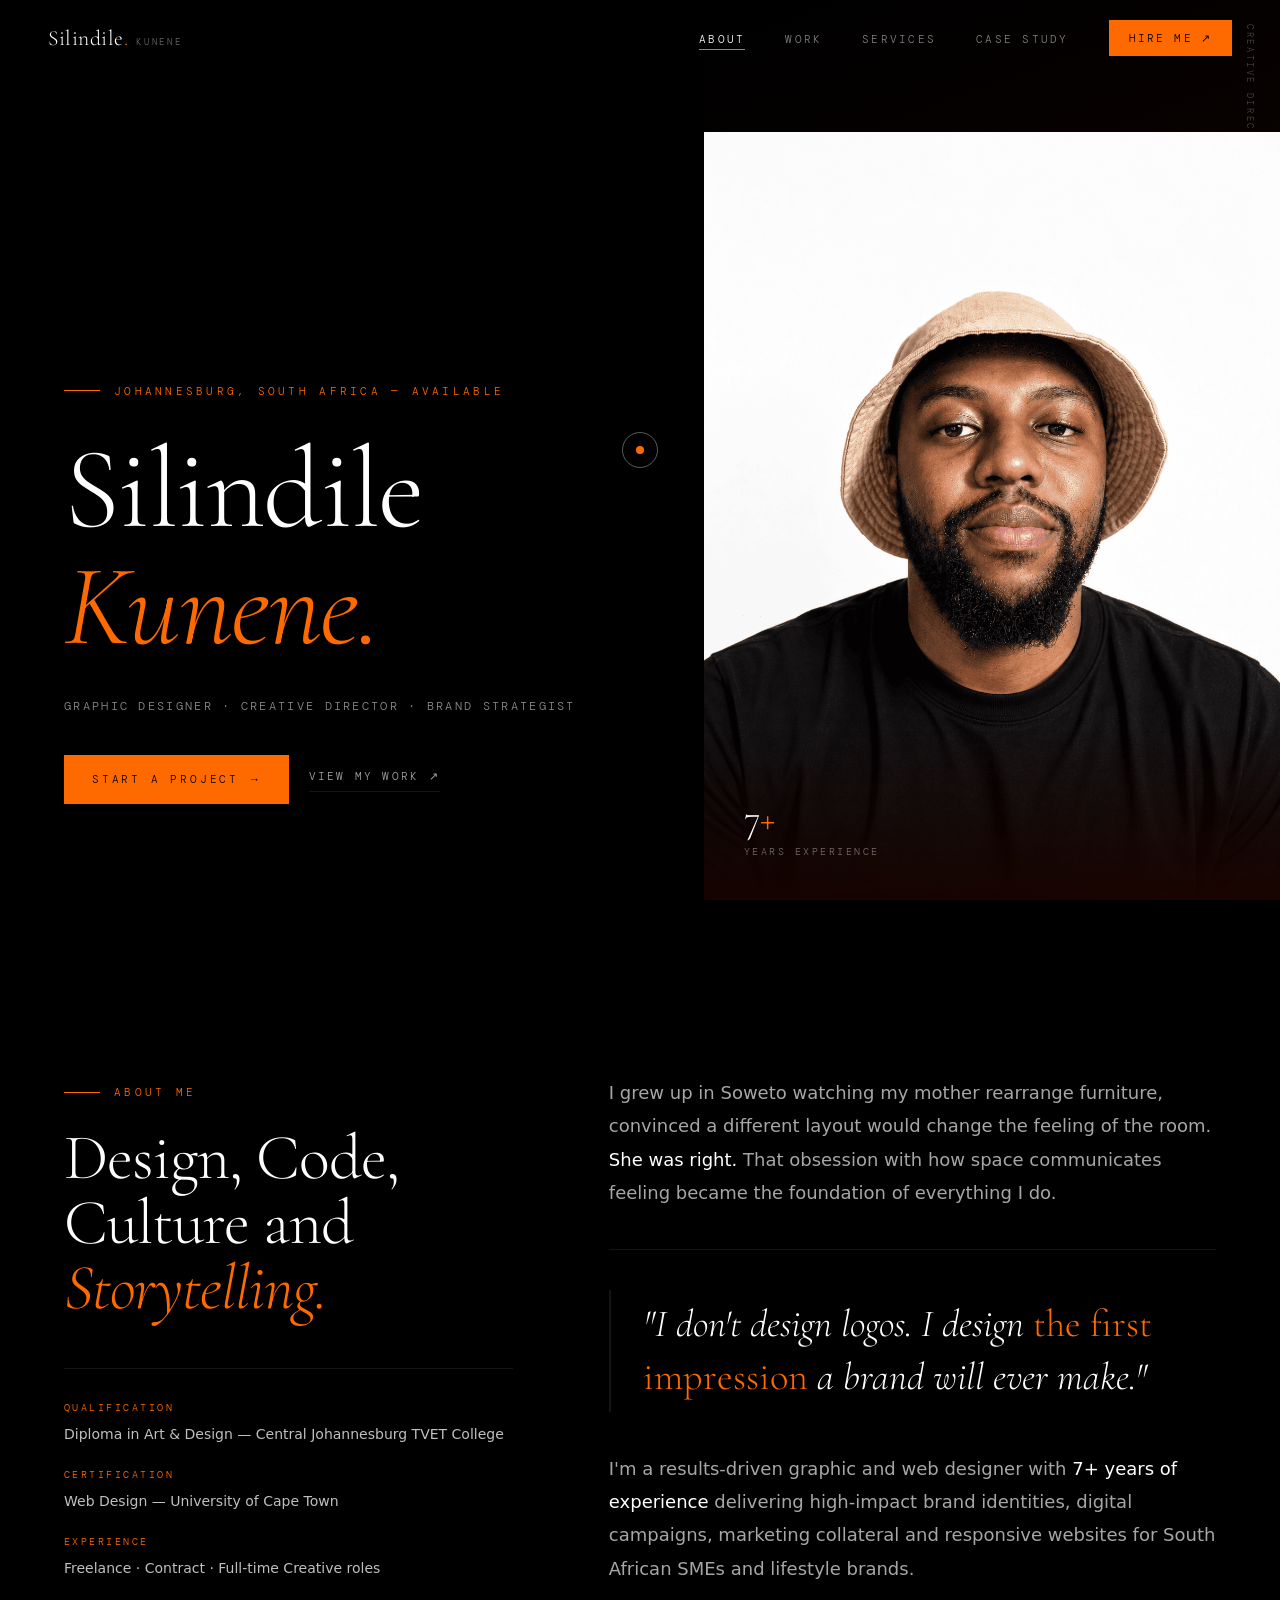
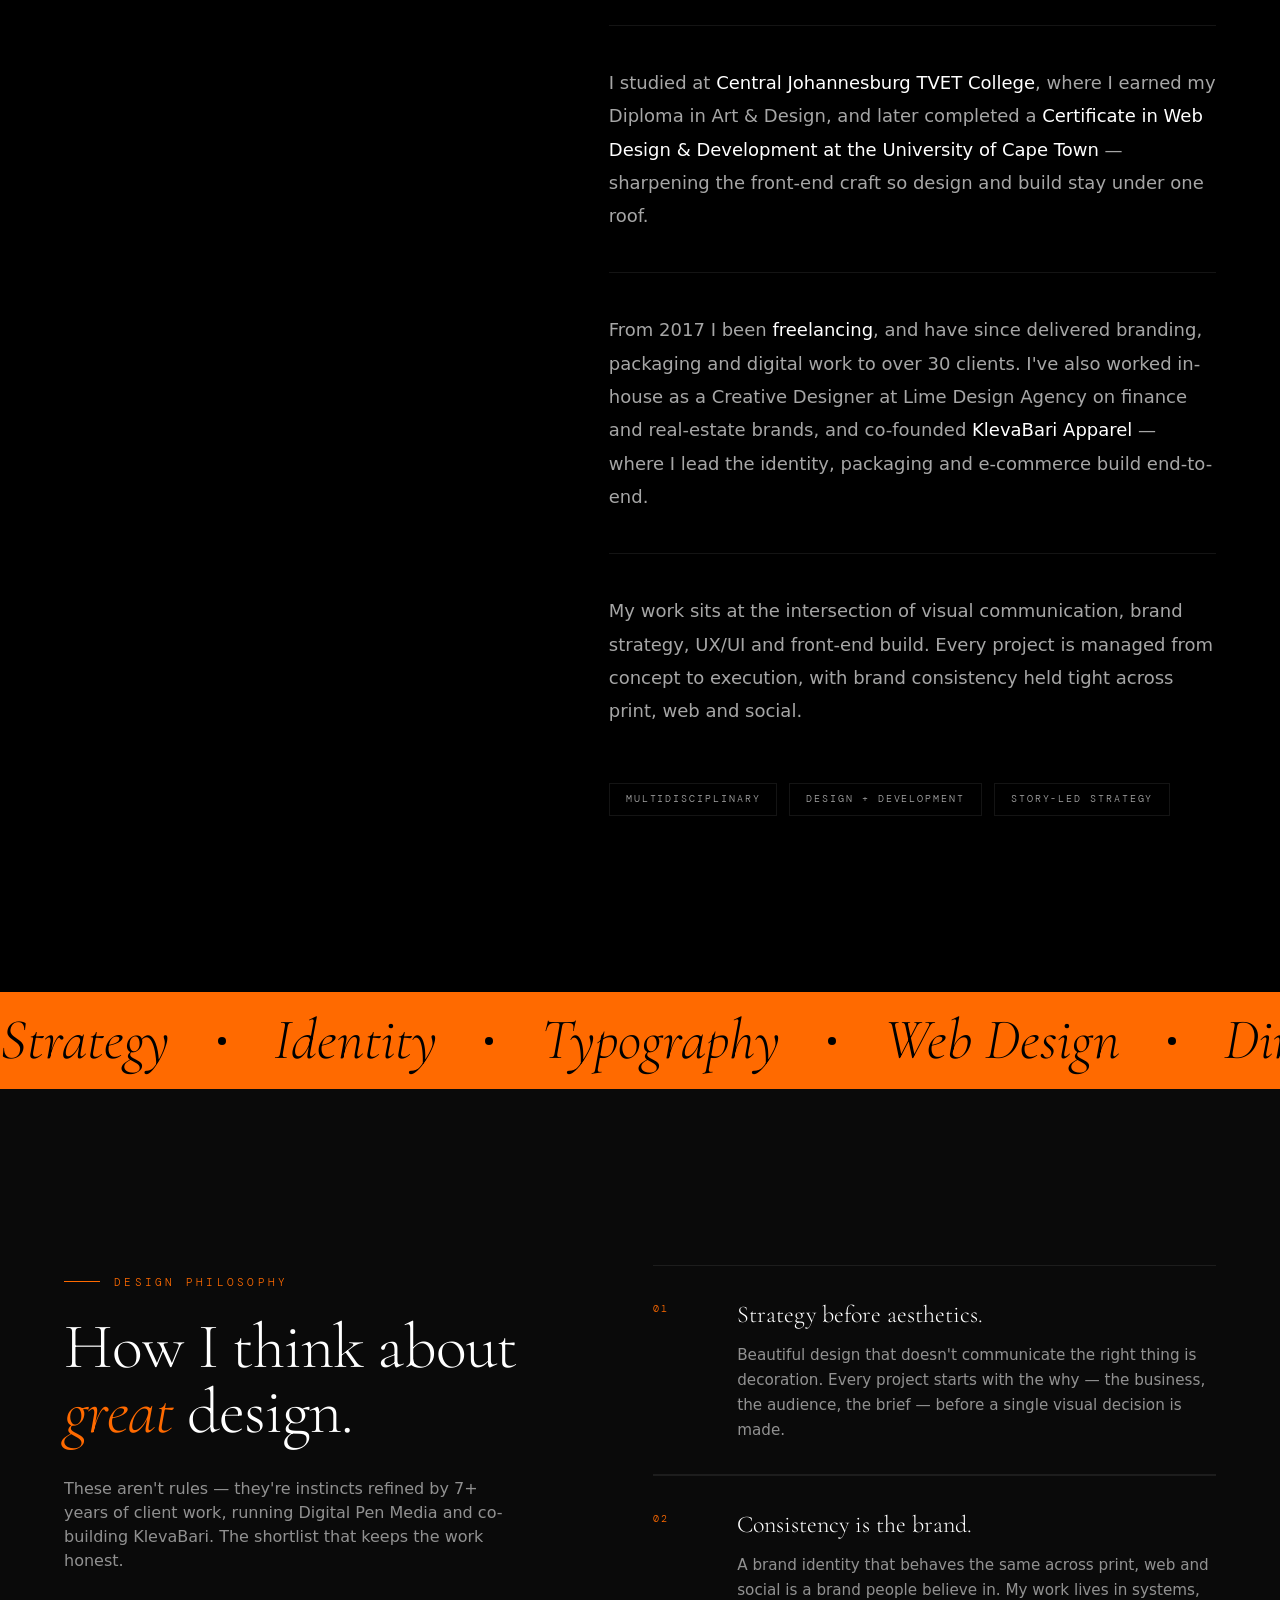
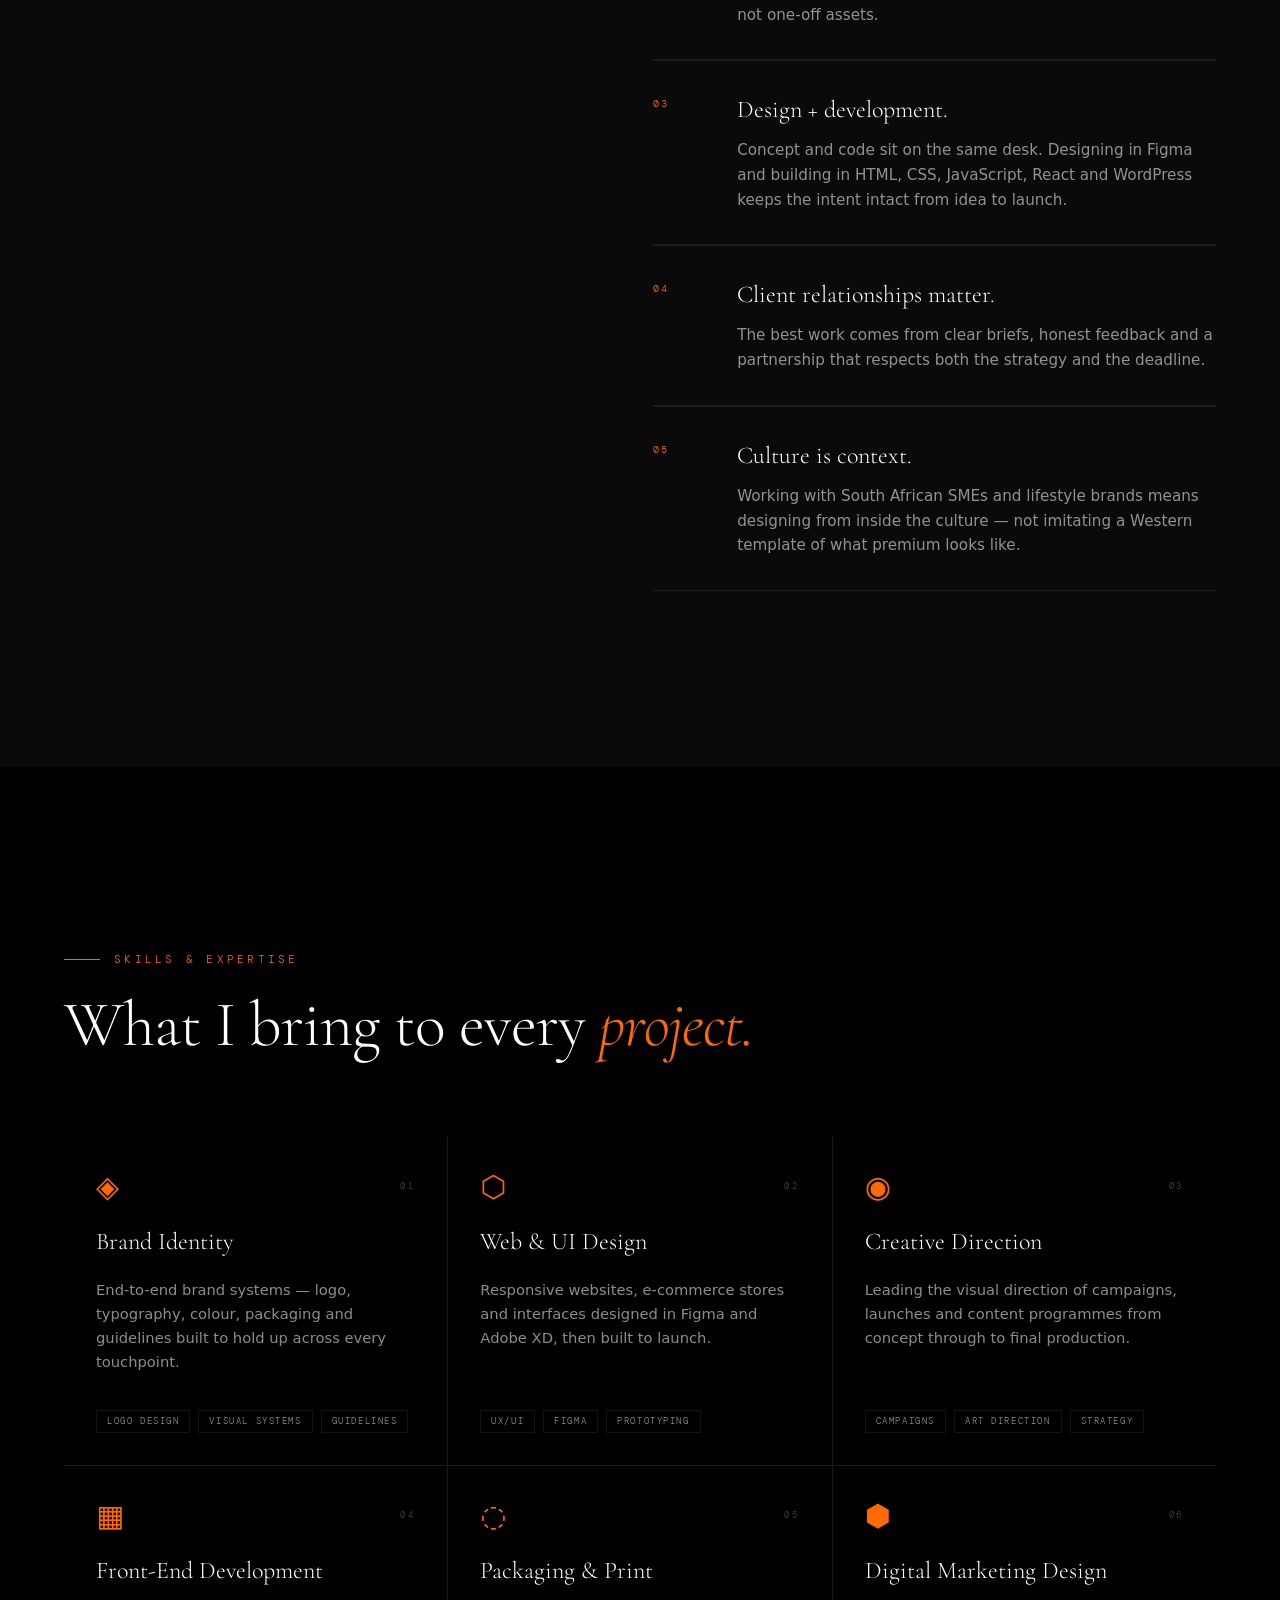
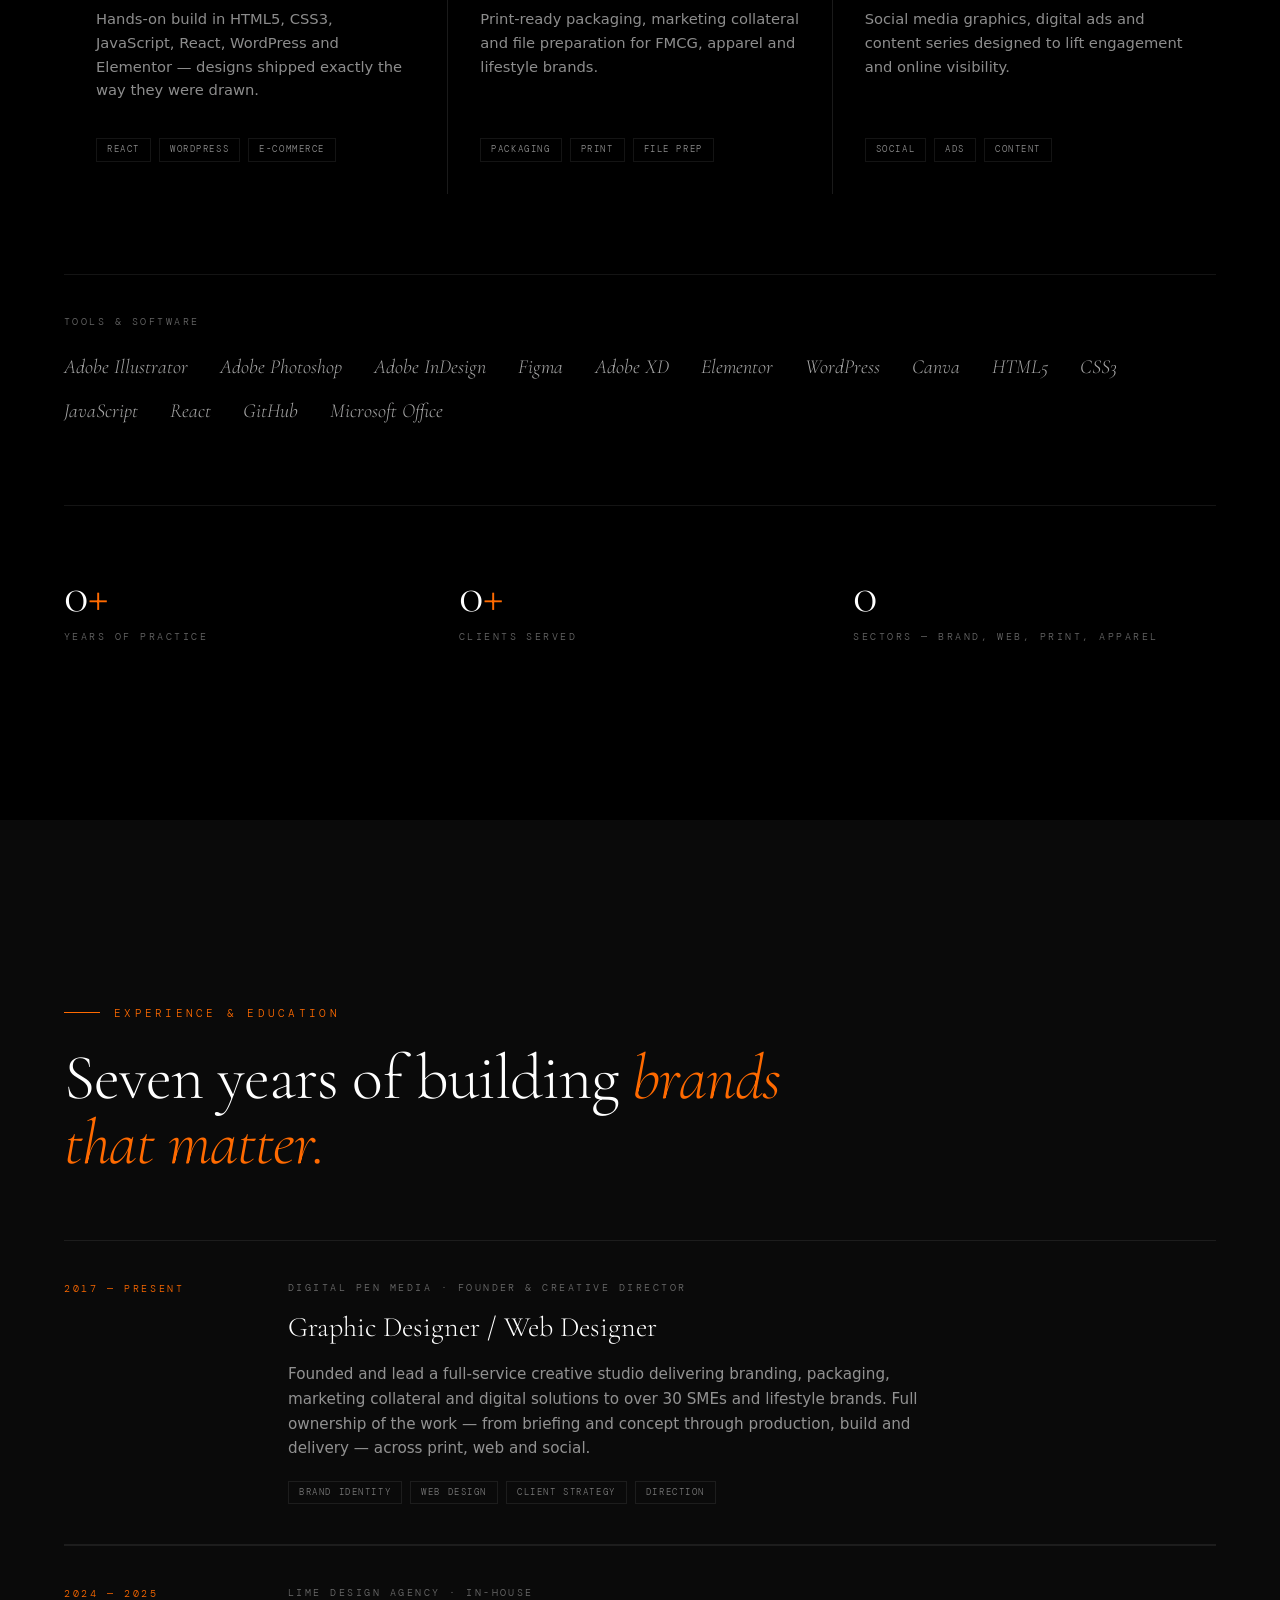
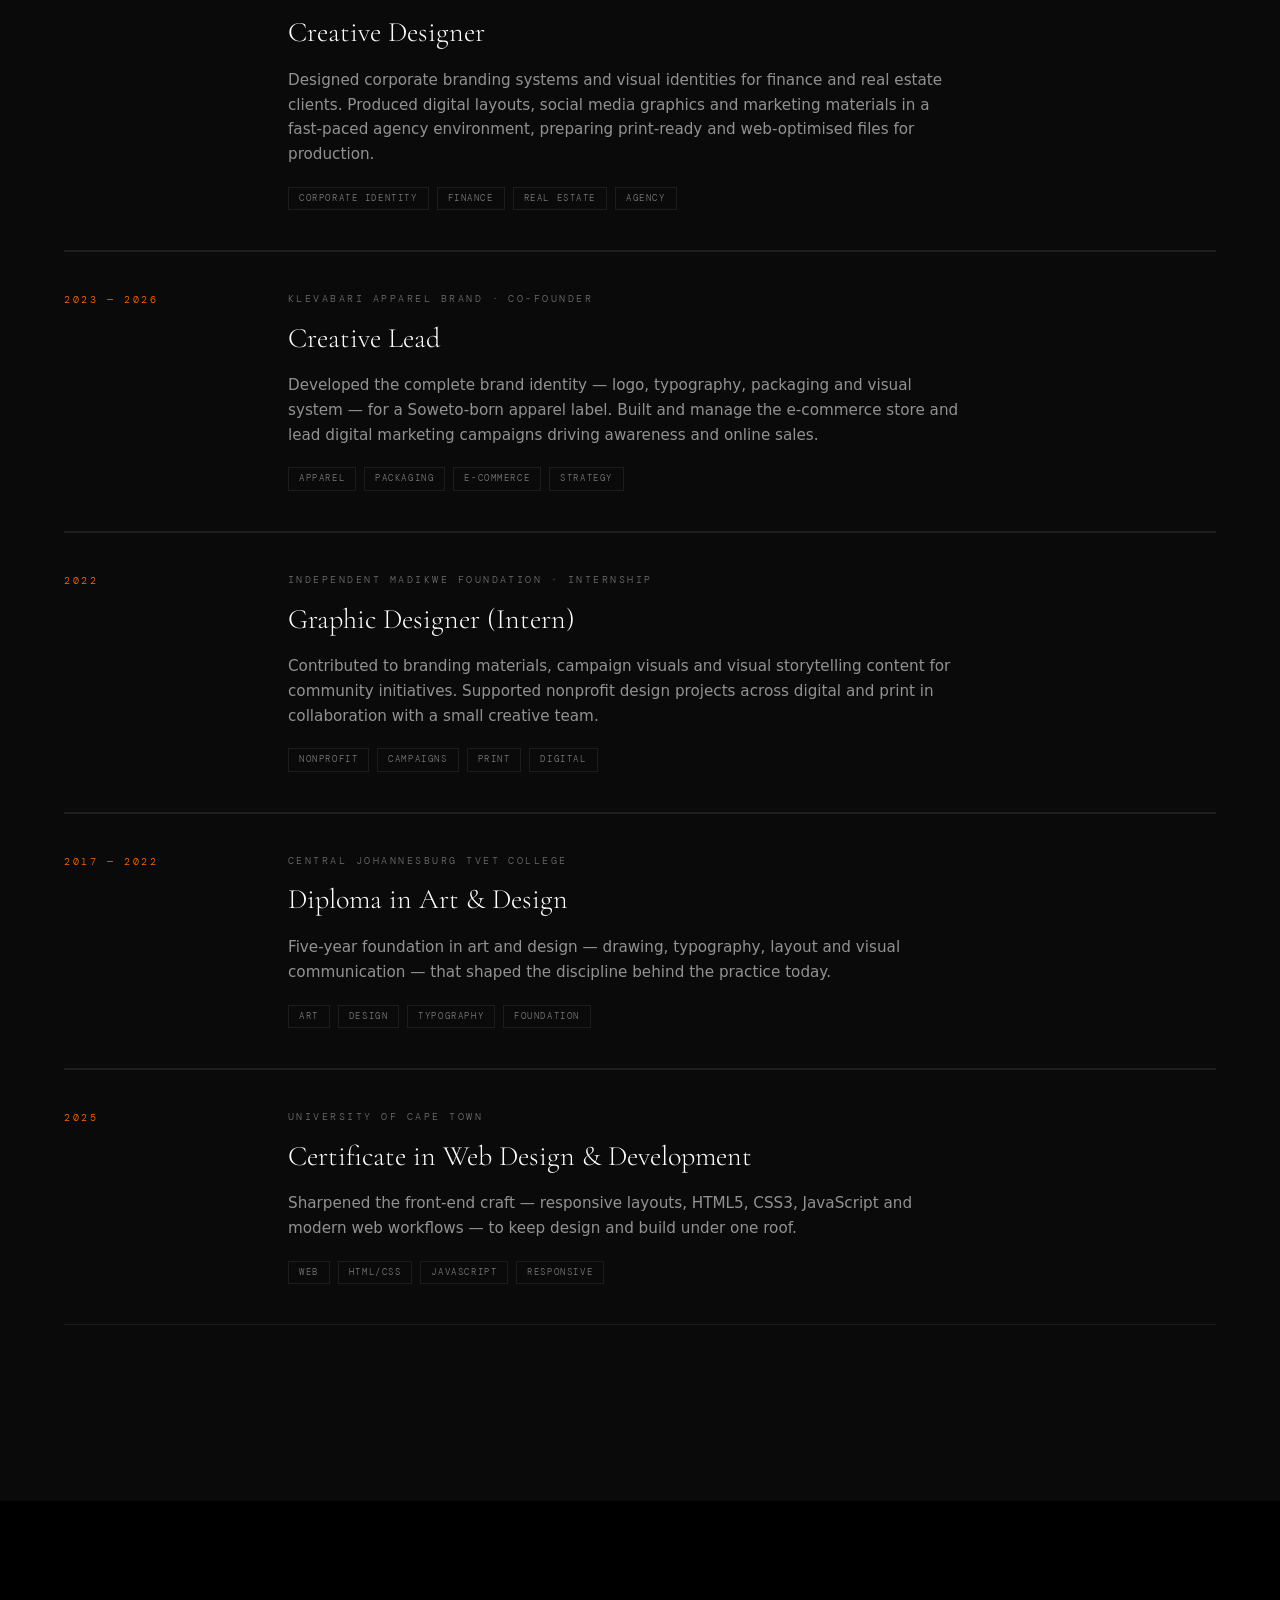
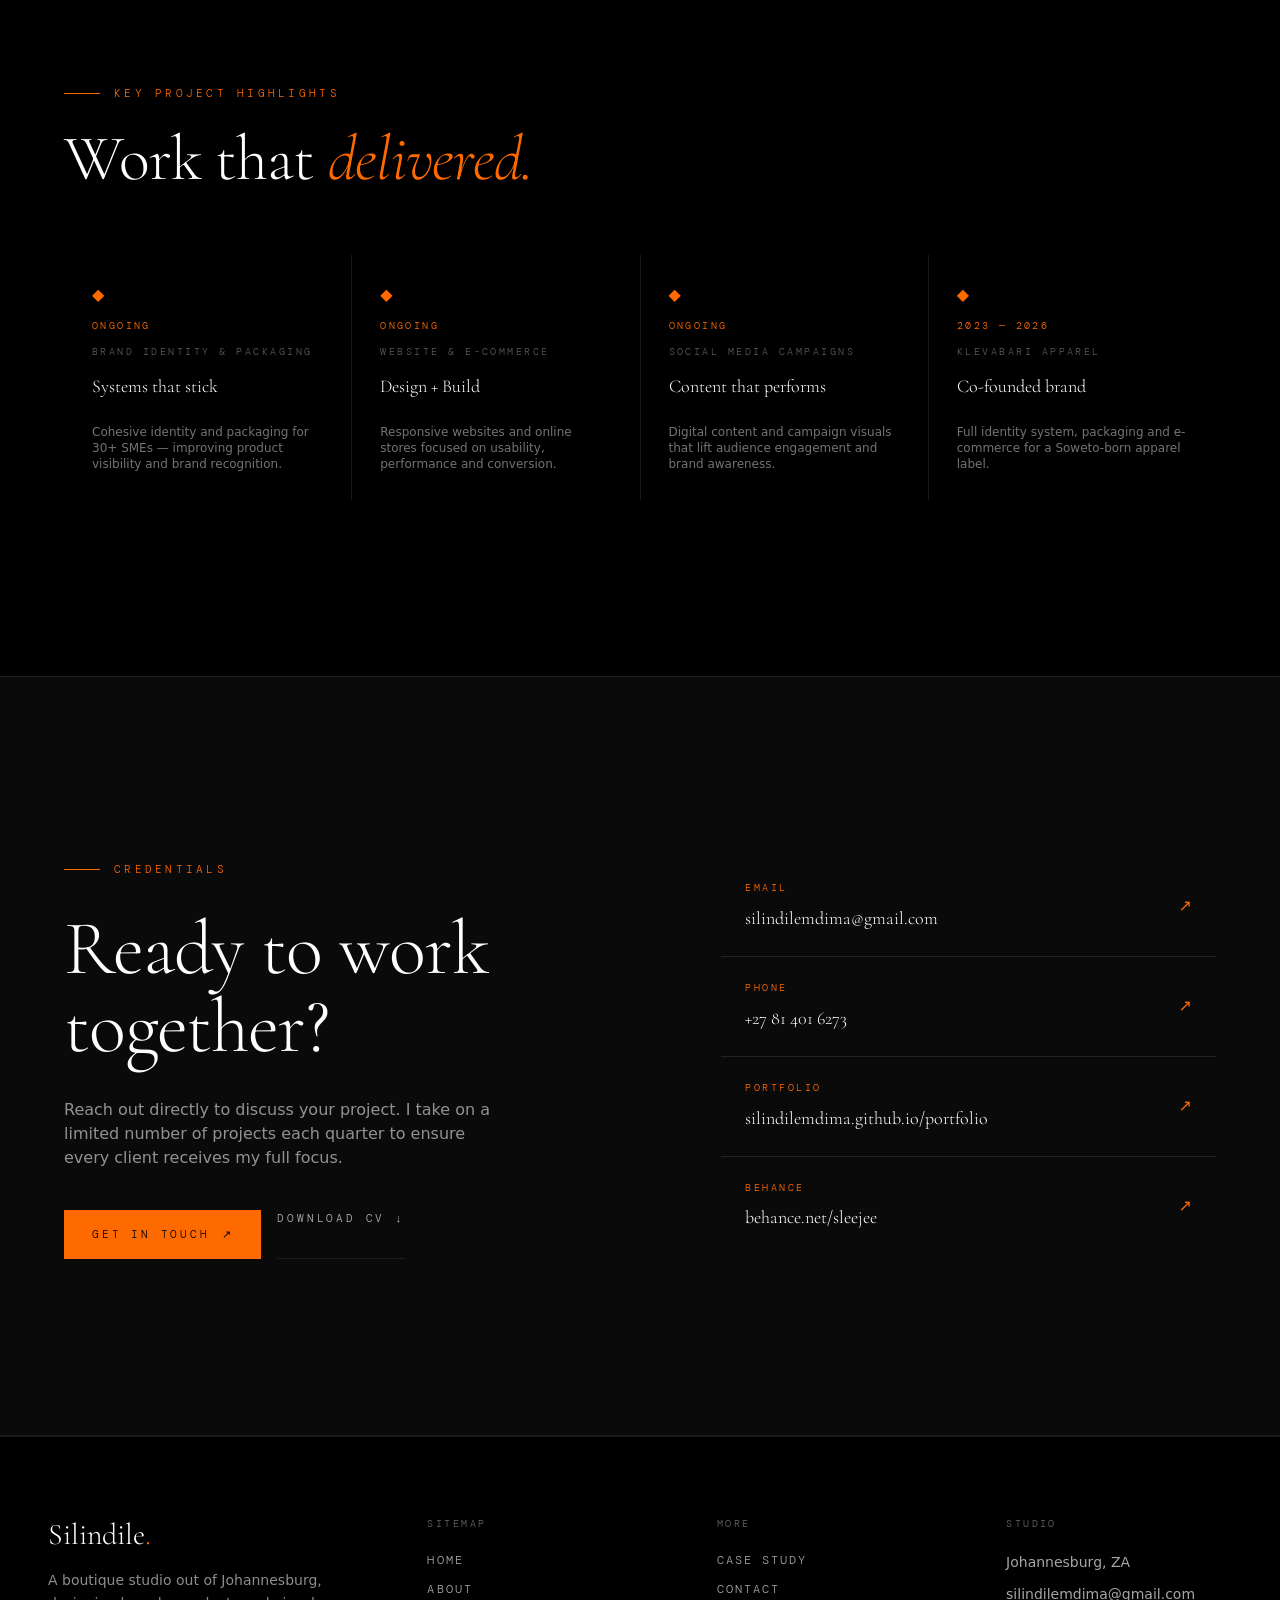
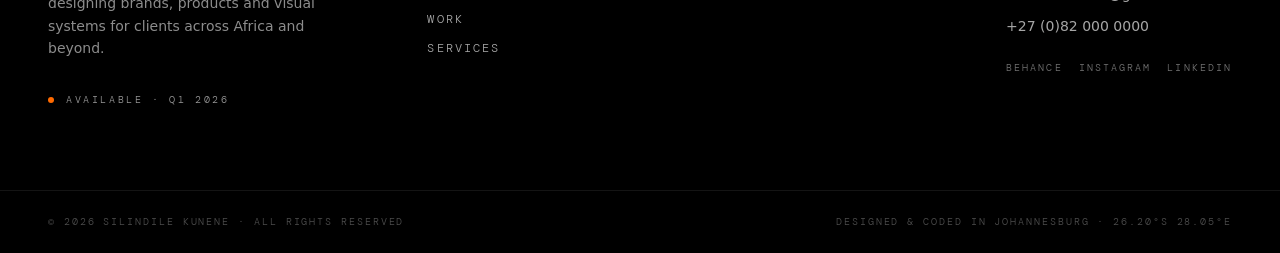
<file: about.html>
<!DOCTYPE html><html lang="en" data-tsd-source="/src/routes/__root.tsx:108:5" class="cursor-on"><head data-tsd-source="/src/routes/__root.tsx:109:7"><meta charset="utf-8"><meta name="viewport" content="width=device-width, initial-scale=1"><link rel="preload" as="image" href="assets/images/silindile-about.png" fetchpriority="high"><link rel="stylesheet" href="https://fonts.googleapis.com/css2?family=Cormorant+Garamond:ital,wght@0,300;0,400;0,500;0,600;1,300;1,400;1,600&amp;family=DM+Mono:wght@300;400;500&amp;display=swap" data-precedence="default"><link rel="stylesheet" href="https://api.fontshare.com/v2/css?f[]=cabinet-grotesk@300,400,500,700,800,900&amp;display=swap" data-precedence="default"><link rel="stylesheet" href="assets/styles.css"><title>About — Silindile Kunene · Graphic Designer &amp; Creative Director</title><meta name="author" content="Silindile Kunene"><meta name="theme-color" content="#000000"><meta name="format-detection" content="telephone=no"><meta property="og:site_name" content="Silindile Kunene"><meta property="og:type" content="website"><meta property="og:locale" content="en_ZA"><meta name="twitter:card" content="summary_large_image"><meta name="twitter:title" content="Silindile Kunene — Graphic Designer &amp; Creative Director"><meta name="twitter:description" content="Brand identity, web design, creative direction. Johannesburg-based studio working with premium brands across Africa and globally."><meta name="description" content="The story, philosophy, skills and experience behind Silindile Kunene — an independent designer crafting premium brands and digital experiences from Johannesburg."><meta property="og:title" content="About — Silindile Kunene"><meta property="og:description" content="Seven+ years building premium brand identities and digital experiences from Johannesburg."><meta property="og:url" content="https://radiant-refine-joy.lovable.app/about"><meta property="og:image" content="https://radiant-refine-joy.lovable.appassets/images/silindile-about.png"><meta name="twitter:image" content="https://radiant-refine-joy.lovable.appassets/images/silindile-about.png"><link rel="icon" href="/favicon.ico"><link rel="preconnect" href="https://fonts.googleapis.com"><link rel="preconnect" href="https://fonts.gstatic.com" crossorigin="anonymous"><link rel="preconnect" href="https://api.fontshare.com"><link rel="canonical" href="https://radiant-refine-joy.lovable.app/about"><link rel="preload" as="image" href="assets/images/silindile-about.png" fetchpriority="high"><script type="application/ld+json">{"@context":"https://schema.org","@type":"Person","name":"Silindile Kunene","jobTitle":"Graphic Designer & Creative Director","url":"https://radiant-refine-joy.lovable.app","address":{"@type":"PostalAddress","addressLocality":"Johannesburg","addressCountry":"ZA"},"sameAs":["https://www.behance.net/silindilekunene"]}</script><link rel="stylesheet" href="assets/styles.css"></head><body class="bg-ink text-bone" data-tsd-source="/src/routes/__root.tsx:112:7"><style data-tsd-source="/src/components/site/Cursor.tsx:65:7">
        .cursor-on, .cursor-on * { cursor: none !important; }
        @media (max-width: 1023px), (pointer: coarse) {
          .cursor-on, .cursor-on * { cursor: auto !important; }
        }
        .cursor-dot, .cursor-ring {
          position: fixed; top: 0; left: 0; pointer-events: none; z-index: 9999;
          transition: width .3s var(--ease-editorial), height .3s var(--ease-editorial), background-color .3s, border-color .3s;
        }
        .cursor-dot { width: 8px; height: 8px; background: var(--color-gold); border-radius: 999px; mix-blend-mode: difference; }
        .cursor-ring { width: 36px; height: 36px; border: 1px solid rgba(255,255,255,0.35); border-radius: 999px; }
        body.cursor-hover .cursor-dot { width: 56px; height: 56px; background: rgba(255,106,0,0.15); }
        body.cursor-hover .cursor-ring { width: 56px; height: 56px; border-color: var(--color-gold); }
      </style><div class="cursor-dot" aria-hidden="true" data-tsd-source="/src/components/site/Cursor.tsx:79:7"></div><div class="cursor-ring" aria-hidden="true" data-tsd-source="/src/components/site/Cursor.tsx:80:7" style="transform: translate3d(720px, 900px, 0px) translate(-50%, -50%);"></div><nav class="fixed inset-x-0 top-0 z-50 flex items-center justify-between px-6 py-5 transition-all duration-500 md:px-12 bg-transparent" data-tsd-source="/src/components/site/Nav.tsx:27:7"><a data-tsd-source="/src/components/site/Nav.tsx:34:9" href="index.html" class="flex items-baseline gap-2 text-bone"><span class="font-display text-[1.35rem] tracking-wide" data-tsd-source="/src/components/site/Nav.tsx:35:11">Silindile<span class="text-gold" data-tsd-source="/src/components/site/Nav.tsx:36:22">.</span></span><span class="hidden font-mono text-[0.55rem] uppercase tracking-[0.3em] text-white/40 md:inline" data-tsd-source="/src/components/site/Nav.tsx:38:11">Kunene</span></a><ul class="hidden items-center gap-10 md:flex" data-tsd-source="/src/components/site/Nav.tsx:43:9"><li data-tsd-source="/src/components/site/Nav.tsx:47:15"><a data-tsd-source="/src/components/site/Nav.tsx:48:17" class="relative font-mono text-[0.7rem] uppercase tracking-[0.2em] transition-colors text-bone active" href="about.html" data-status="active" aria-current="page">About<span class="absolute -bottom-1 left-0 h-px bg-gold transition-all duration-500 w-full" data-tsd-source="/src/components/site/Nav.tsx:55:19"></span></a></li><li data-tsd-source="/src/components/site/Nav.tsx:47:15"><a data-tsd-source="/src/components/site/Nav.tsx:48:17" href="work.html" class="relative font-mono text-[0.7rem] uppercase tracking-[0.2em] transition-colors text-white/50 hover:text-bone">Work<span class="absolute -bottom-1 left-0 h-px bg-gold transition-all duration-500 w-0 group-hover:w-full" data-tsd-source="/src/components/site/Nav.tsx:55:19"></span></a></li><li data-tsd-source="/src/components/site/Nav.tsx:47:15"><a data-tsd-source="/src/components/site/Nav.tsx:48:17" href="services.html" class="relative font-mono text-[0.7rem] uppercase tracking-[0.2em] transition-colors text-white/50 hover:text-bone">Services<span class="absolute -bottom-1 left-0 h-px bg-gold transition-all duration-500 w-0 group-hover:w-full" data-tsd-source="/src/components/site/Nav.tsx:55:19"></span></a></li><li data-tsd-source="/src/components/site/Nav.tsx:47:15"><a data-tsd-source="/src/components/site/Nav.tsx:48:17" href="case-study.html" class="relative font-mono text-[0.7rem] uppercase tracking-[0.2em] transition-colors text-white/50 hover:text-bone">Case Study<span class="absolute -bottom-1 left-0 h-px bg-gold transition-all duration-500 w-0 group-hover:w-full" data-tsd-source="/src/components/site/Nav.tsx:55:19"></span></a></li><li data-tsd-source="/src/components/site/Nav.tsx:64:11"><a data-tsd-source="/src/components/site/Nav.tsx:65:13" href="contact.html" class="group inline-flex items-center gap-2 bg-gold px-5 py-2.5 font-mono text-[0.68rem] uppercase tracking-[0.2em] text-ink transition-colors hover:bg-bone">Hire Me<span class="transition-transform group-hover:translate-x-0.5" data-tsd-source="/src/components/site/Nav.tsx:70:15">↗</span></a></li></ul><button aria-label="Toggle navigation" class="relative z-50 flex h-10 w-10 flex-col items-center justify-center gap-[5px] md:hidden" data-tsd-source="/src/components/site/Nav.tsx:75:9"><span class="block h-[1.5px] w-7 bg-bone transition-transform " data-tsd-source="/src/components/site/Nav.tsx:80:11"></span><span class="block h-[1.5px] w-7 bg-bone transition-opacity " data-tsd-source="/src/components/site/Nav.tsx:83:11"></span><span class="block h-[1.5px] w-7 bg-bone transition-transform " data-tsd-source="/src/components/site/Nav.tsx:86:11"></span></button></nav><div class="fixed inset-0 z-40 flex flex-col items-center justify-center gap-10 bg-ink transition-all duration-500 md:hidden pointer-events-none opacity-0" data-tsd-source="/src/components/site/Nav.tsx:93:7"><a data-tsd-source="/src/components/site/Nav.tsx:99:11" href="index.html" class="font-display text-4xl font-light tracking-tight text-bone transition-colors hover:text-gold">Home</a><a data-tsd-source="/src/components/site/Nav.tsx:99:11" class="font-display text-4xl font-light tracking-tight text-bone transition-colors hover:text-gold active" href="about.html" data-status="active" aria-current="page">About</a><a data-tsd-source="/src/components/site/Nav.tsx:99:11" href="work.html" class="font-display text-4xl font-light tracking-tight text-bone transition-colors hover:text-gold">Work</a><a data-tsd-source="/src/components/site/Nav.tsx:99:11" href="services.html" class="font-display text-4xl font-light tracking-tight text-bone transition-colors hover:text-gold">Services</a><a data-tsd-source="/src/components/site/Nav.tsx:99:11" href="case-study.html" class="font-display text-4xl font-light tracking-tight text-bone transition-colors hover:text-gold">Case Study</a><a data-tsd-source="/src/components/site/Nav.tsx:99:11" href="contact.html" class="font-display text-4xl font-light tracking-tight text-bone transition-colors hover:text-gold">Contact</a><div class="absolute bottom-12 font-mono text-[0.6rem] uppercase tracking-[0.3em] text-white/30" data-tsd-source="/src/components/site/Nav.tsx:107:9">Johannesburg · ZA</div></div><main class="min-h-screen" data-tsd-source="/src/routes/__root.tsx:127:7"><!--$--><section class="relative grid min-h-[100svh] grid-cols-1 overflow-hidden bg-ink md:grid-cols-[1.1fr_0.9fr]" data-tsd-source="/src/routes/about.tsx:73:7"><div class="flex flex-col justify-end px-6 pb-20 pt-32 md:px-16 md:pb-24 md:pt-40" data-tsd-source="/src/routes/about.tsx:74:9"><div data-tsd-source="/src/components/site/Reveal.tsx:22:5" style="opacity: 1; transform: none;"><span class="eyebrow eyebrow-rule" data-tsd-source="/src/routes/about.tsx:76:13">Johannesburg, South Africa — Available</span></div><h1 class="serif-display mt-8 text-[clamp(3.5rem,9vw,8.5rem)]" data-tsd-source="/src/components/site/Reveal.tsx:47:5"><span class="inline-block will-change-transform " data-tsd-source="/src/components/site/Reveal.tsx:57:11" style="opacity: 1; filter: blur(0px); transform: none;">Silindile<!-- -->&nbsp;</span><span class="inline-block will-change-transform italic text-gold" data-tsd-source="/src/components/site/Reveal.tsx:57:11" style="opacity: 1; filter: blur(0px); transform: none;">Kunene.</span></h1><div data-tsd-source="/src/components/site/Reveal.tsx:22:5" style="opacity: 1; transform: none;"><div class="mt-8 font-mono text-[0.72rem] uppercase tracking-[0.2em] text-white/55" data-tsd-source="/src/routes/about.tsx:84:13">Graphic Designer · Creative Director · Brand Strategist</div></div><div data-tsd-source="/src/components/site/Reveal.tsx:22:5" style="opacity: 1; transform: none;"><div class="mt-10 flex flex-wrap items-center gap-5" data-tsd-source="/src/routes/about.tsx:89:13"><a data-tsd-source="/src/routes/about.tsx:90:15" href="contact.html" class="group inline-flex items-center gap-3 bg-gold px-7 py-4 font-mono text-[0.7rem] uppercase tracking-[0.25em] text-ink hover:bg-bone">Start a project <span class="transition-transform group-hover:translate-x-1" data-tsd-source="/src/routes/about.tsx:94:33">→</span></a><a data-tsd-source="/src/routes/about.tsx:96:15" href="work.html" class="border-b border-white/15 pb-1.5 font-mono text-[0.7rem] uppercase tracking-[0.2em] text-white/65 hover:border-gold hover:text-bone">View my work ↗</a></div></div></div><div class="relative min-h-[60svh] overflow-hidden bg-paper md:min-h-0" data-tsd-source="/src/routes/about.tsx:106:9"><div class="absolute inset-0 bg-[linear-gradient(160deg,#000_0%,#0d0200_50%,#1a0500_100%)]" data-tsd-source="/src/routes/about.tsx:107:11"></div><div class="absolute left-1/2 top-1/2 h-[300px] w-[300px] -translate-x-1/2 -translate-y-1/2 spin-slow rounded-full border border-gold/10" data-tsd-source="/src/routes/about.tsx:108:11"></div><div class="absolute left-1/2 top-1/2 h-[500px] w-[500px] -translate-x-1/2 -translate-y-1/2 rounded-full border border-gold/5 [animation:spin-slow_60s_linear_infinite_reverse]" data-tsd-source="/src/routes/about.tsx:109:11"></div><div class="absolute left-1/2 top-[15%] h-[420px] w-[420px] -translate-x-1/2 rounded-full bg-[radial-gradient(circle,rgba(255,106,0,0.2),transparent_70%)]" data-tsd-source="/src/routes/about.tsx:110:11"></div><img src="assets/images/silindile-about.png" alt="Portrait of Silindile Kunene in a bucket hat" fetchpriority="high" decoding="async" width="900" height="1200" class="absolute bottom-0 left-1/2 h-[88%] w-auto -translate-x-1/2 object-contain object-bottom grayscale-[0.15] [mask-image:linear-gradient(to_bottom,black_78%,transparent)]" data-tsd-source="/src/routes/about.tsx:112:11"><div class="absolute right-6 top-6 font-mono text-[0.55rem] uppercase tracking-[0.3em] text-white/25" style="writing-mode:vertical-rl" data-tsd-source="/src/routes/about.tsx:123:11">Creative Director · JHB</div><div class="absolute bottom-10 left-10 flex flex-col gap-2" data-tsd-source="/src/routes/about.tsx:126:11"><div class="font-display text-[2.4rem] font-light leading-none" data-tsd-source="/src/routes/about.tsx:127:13">7<span class="text-gold" data-tsd-source="/src/routes/about.tsx:127:82">+</span></div><div class="mono-label text-white/40" data-tsd-source="/src/routes/about.tsx:128:13">Years Experience</div></div></div></section><section class="bg-ink px-6 py-32 md:px-16 md:py-44" data-tsd-source="/src/routes/about.tsx:134:7"><div class="mx-auto grid max-w-[1400px] gap-24 md:grid-cols-[0.85fr_1.15fr]" data-tsd-source="/src/routes/about.tsx:135:9"><div data-tsd-source="/src/components/site/Reveal.tsx:22:5" style="opacity:0;transform:translateY(36px)"><div class="sticky top-32" data-tsd-source="/src/routes/about.tsx:137:13"><span class="eyebrow eyebrow-rule" data-tsd-source="/src/routes/about.tsx:138:15">About me</span><h2 class="serif-display mt-6 text-[clamp(2.5rem,5vw,4.5rem)]" data-tsd-source="/src/routes/about.tsx:139:15">Design, Code,<br data-tsd-source="/src/routes/about.tsx:140:30">Culture and<br data-tsd-source="/src/routes/about.tsx:140:47"><span class="italic text-gold" data-tsd-source="/src/routes/about.tsx:140:53">Storytelling.</span></h2><div class="mt-12 space-y-6 border-t border-white/10 pt-8" data-tsd-source="/src/routes/about.tsx:143:15"><div data-tsd-source="/src/routes/about.tsx:430:5"><div class="mono-label text-gold" data-tsd-source="/src/routes/about.tsx:431:7">Qualification</div><div class="mt-2 text-sm text-white/75" data-tsd-source="/src/routes/about.tsx:432:7">Diploma in Art &amp; Design — Central Johannesburg TVET College</div></div><div data-tsd-source="/src/routes/about.tsx:430:5"><div class="mono-label text-gold" data-tsd-source="/src/routes/about.tsx:431:7">Certification</div><div class="mt-2 text-sm text-white/75" data-tsd-source="/src/routes/about.tsx:432:7">Web Design — University of Cape Town</div></div><div data-tsd-source="/src/routes/about.tsx:430:5"><div class="mono-label text-gold" data-tsd-source="/src/routes/about.tsx:431:7">Experience</div><div class="mt-2 text-sm text-white/75" data-tsd-source="/src/routes/about.tsx:432:7">Freelance · Contract · Full-time Creative roles</div></div></div></div></div><div class="flex flex-col gap-10" data-tsd-source="/src/routes/about.tsx:151:11"><div data-tsd-source="/src/components/site/Reveal.tsx:22:5" style="opacity:0;transform:translateY(36px)"><p class="border-b border-white/10 pb-10 text-lg leading-[1.85] text-white/65 [&amp;_strong]:text-bone" data-tsd-source="/src/routes/about.tsx:153:15">I grew up in Soweto watching my mother rearrange furniture, convinced a different layout would change the feeling of the room.<strong data-tsd-source="/src/routes/about.tsx:156:17"> She was right.</strong> That obsession with how space communicates feeling became the foundation of everything I do.</p></div><div data-tsd-source="/src/components/site/Reveal.tsx:22:5" style="opacity:0;transform:translateY(36px)"><blockquote class="border-l-2 border-gold py-2 pl-8 font-display text-[clamp(1.6rem,3vw,2.6rem)] font-light italic leading-snug" data-tsd-source="/src/routes/about.tsx:162:15">"I don't design logos. I design<!-- --> <span class="not-italic text-gold" data-tsd-source="/src/routes/about.tsx:164:17">the first impression</span> <!-- -->a brand will ever make."</blockquote></div><div data-tsd-source="/src/components/site/Reveal.tsx:22:5" style="opacity:0;transform:translateY(36px)"><p class="border-b border-white/10 pb-10 text-lg leading-[1.85] text-white/65 [&amp;_strong]:text-bone" data-tsd-source="/src/routes/about.tsx:170:15">I'm a results-driven graphic and web designer with<!-- --> <strong data-tsd-source="/src/routes/about.tsx:172:17">7+ years of experience</strong> delivering high-impact brand identities, digital campaigns, marketing collateral and responsive websites for South African SMEs and lifestyle brands.</p></div><div data-tsd-source="/src/components/site/Reveal.tsx:22:5" style="opacity:0;transform:translateY(36px)"><p class="border-b border-white/10 pb-10 text-lg leading-[1.85] text-white/65 [&amp;_strong]:text-bone" data-tsd-source="/src/routes/about.tsx:179:15">I studied at <strong data-tsd-source="/src/routes/about.tsx:180:30">Central Johannesburg TVET College</strong>, where I earned my Diploma in Art &amp; Design, and later completed a<!-- --> <strong data-tsd-source="/src/routes/about.tsx:182:17">Certificate in Web Design &amp; Development at the University of Cape Town</strong> — sharpening the front-end craft so design and build stay under one roof.</p></div><div data-tsd-source="/src/components/site/Reveal.tsx:22:5" style="opacity:0;transform:translateY(36px)"><p class="border-b border-white/10 pb-10 text-lg leading-[1.85] text-white/65 [&amp;_strong]:text-bone" data-tsd-source="/src/routes/about.tsx:189:15">From 2017 I been <strong data-tsd-source="/src/routes/about.tsx:190:35">freelancing</strong>, and have since delivered branding, packaging and digital work to over 30 clients. I've also worked in-house as a Creative Designer at Lime Design Agency on finance and real-estate brands, and co-founded <strong data-tsd-source="/src/routes/about.tsx:194:40">KlevaBari Apparel</strong> — where I lead the identity, packaging and e-commerce build end-to-end.</p></div><div data-tsd-source="/src/components/site/Reveal.tsx:22:5" style="opacity:0;transform:translateY(36px)"><p class="text-lg leading-[1.85] text-white/65" data-tsd-source="/src/routes/about.tsx:200:15">My work sits at the intersection of visual communication, brand strategy, UX/UI and front-end build. Every project is managed from concept to execution, with brand consistency held tight across print, web and social.</p></div><div data-tsd-source="/src/components/site/Reveal.tsx:22:5" style="opacity:0;transform:translateY(36px)"><div class="mt-4 flex flex-wrap gap-3" data-tsd-source="/src/routes/about.tsx:209:15"><span class="border border-gold/30 px-4 py-2 font-mono text-[0.6rem] uppercase tracking-[0.2em] text-white/65" data-tsd-source="/src/routes/about.tsx:211:19">Multidisciplinary</span><span class="border border-gold/30 px-4 py-2 font-mono text-[0.6rem] uppercase tracking-[0.2em] text-white/65" data-tsd-source="/src/routes/about.tsx:211:19">Design + Development</span><span class="border border-gold/30 px-4 py-2 font-mono text-[0.6rem] uppercase tracking-[0.2em] text-white/65" data-tsd-source="/src/routes/about.tsx:211:19">Story-led Strategy</span></div></div></div></div></section><div class="overflow-hidden bg-gold text-ink" data-tsd-source="/src/components/site/Marquee.tsx:19:5"><div class="marquee-track py-5" data-tsd-source="/src/components/site/Marquee.tsx:20:7"><div class="flex shrink-0 items-center gap-12 pr-12" aria-hidden="false" data-tsd-source="/src/components/site/Marquee.tsx:22:11"><span class="flex items-center gap-12 font-display text-[clamp(2rem,4.5vw,4.5rem)] leading-none italic" data-tsd-source="/src/components/site/Marquee.tsx:24:15"><span data-tsd-source="/src/routes/about.tsx:224:11">Strategy</span><span class="inline-block h-2 w-2 rounded-full bg-ink" data-tsd-source="/src/components/site/Marquee.tsx:29:17"></span></span><span class="flex items-center gap-12 font-display text-[clamp(2rem,4.5vw,4.5rem)] leading-none italic" data-tsd-source="/src/components/site/Marquee.tsx:24:15"><span data-tsd-source="/src/routes/about.tsx:224:11">Identity</span><span class="inline-block h-2 w-2 rounded-full bg-ink" data-tsd-source="/src/components/site/Marquee.tsx:29:17"></span></span><span class="flex items-center gap-12 font-display text-[clamp(2rem,4.5vw,4.5rem)] leading-none italic" data-tsd-source="/src/components/site/Marquee.tsx:24:15"><span data-tsd-source="/src/routes/about.tsx:224:11">Typography</span><span class="inline-block h-2 w-2 rounded-full bg-ink" data-tsd-source="/src/components/site/Marquee.tsx:29:17"></span></span><span class="flex items-center gap-12 font-display text-[clamp(2rem,4.5vw,4.5rem)] leading-none italic" data-tsd-source="/src/components/site/Marquee.tsx:24:15"><span data-tsd-source="/src/routes/about.tsx:224:11">Web Design</span><span class="inline-block h-2 w-2 rounded-full bg-ink" data-tsd-source="/src/components/site/Marquee.tsx:29:17"></span></span><span class="flex items-center gap-12 font-display text-[clamp(2rem,4.5vw,4.5rem)] leading-none italic" data-tsd-source="/src/components/site/Marquee.tsx:24:15"><span data-tsd-source="/src/routes/about.tsx:224:11">Direction</span><span class="inline-block h-2 w-2 rounded-full bg-ink" data-tsd-source="/src/components/site/Marquee.tsx:29:17"></span></span><span class="flex items-center gap-12 font-display text-[clamp(2rem,4.5vw,4.5rem)] leading-none italic" data-tsd-source="/src/components/site/Marquee.tsx:24:15"><span data-tsd-source="/src/routes/about.tsx:224:11">Packaging</span><span class="inline-block h-2 w-2 rounded-full bg-ink" data-tsd-source="/src/components/site/Marquee.tsx:29:17"></span></span><span class="flex items-center gap-12 font-display text-[clamp(2rem,4.5vw,4.5rem)] leading-none italic" data-tsd-source="/src/components/site/Marquee.tsx:24:15"><span data-tsd-source="/src/routes/about.tsx:224:11">Motion</span><span class="inline-block h-2 w-2 rounded-full bg-ink" data-tsd-source="/src/components/site/Marquee.tsx:29:17"></span></span><span class="flex items-center gap-12 font-display text-[clamp(2rem,4.5vw,4.5rem)] leading-none italic" data-tsd-source="/src/components/site/Marquee.tsx:24:15"><span data-tsd-source="/src/routes/about.tsx:224:11">Storytelling</span><span class="inline-block h-2 w-2 rounded-full bg-ink" data-tsd-source="/src/components/site/Marquee.tsx:29:17"></span></span></div><div class="flex shrink-0 items-center gap-12 pr-12" aria-hidden="true" data-tsd-source="/src/components/site/Marquee.tsx:22:11"><span class="flex items-center gap-12 font-display text-[clamp(2rem,4.5vw,4.5rem)] leading-none italic" data-tsd-source="/src/components/site/Marquee.tsx:24:15"><span data-tsd-source="/src/routes/about.tsx:224:11">Strategy</span><span class="inline-block h-2 w-2 rounded-full bg-ink" data-tsd-source="/src/components/site/Marquee.tsx:29:17"></span></span><span class="flex items-center gap-12 font-display text-[clamp(2rem,4.5vw,4.5rem)] leading-none italic" data-tsd-source="/src/components/site/Marquee.tsx:24:15"><span data-tsd-source="/src/routes/about.tsx:224:11">Identity</span><span class="inline-block h-2 w-2 rounded-full bg-ink" data-tsd-source="/src/components/site/Marquee.tsx:29:17"></span></span><span class="flex items-center gap-12 font-display text-[clamp(2rem,4.5vw,4.5rem)] leading-none italic" data-tsd-source="/src/components/site/Marquee.tsx:24:15"><span data-tsd-source="/src/routes/about.tsx:224:11">Typography</span><span class="inline-block h-2 w-2 rounded-full bg-ink" data-tsd-source="/src/components/site/Marquee.tsx:29:17"></span></span><span class="flex items-center gap-12 font-display text-[clamp(2rem,4.5vw,4.5rem)] leading-none italic" data-tsd-source="/src/components/site/Marquee.tsx:24:15"><span data-tsd-source="/src/routes/about.tsx:224:11">Web Design</span><span class="inline-block h-2 w-2 rounded-full bg-ink" data-tsd-source="/src/components/site/Marquee.tsx:29:17"></span></span><span class="flex items-center gap-12 font-display text-[clamp(2rem,4.5vw,4.5rem)] leading-none italic" data-tsd-source="/src/components/site/Marquee.tsx:24:15"><span data-tsd-source="/src/routes/about.tsx:224:11">Direction</span><span class="inline-block h-2 w-2 rounded-full bg-ink" data-tsd-source="/src/components/site/Marquee.tsx:29:17"></span></span><span class="flex items-center gap-12 font-display text-[clamp(2rem,4.5vw,4.5rem)] leading-none italic" data-tsd-source="/src/components/site/Marquee.tsx:24:15"><span data-tsd-source="/src/routes/about.tsx:224:11">Packaging</span><span class="inline-block h-2 w-2 rounded-full bg-ink" data-tsd-source="/src/components/site/Marquee.tsx:29:17"></span></span><span class="flex items-center gap-12 font-display text-[clamp(2rem,4.5vw,4.5rem)] leading-none italic" data-tsd-source="/src/components/site/Marquee.tsx:24:15"><span data-tsd-source="/src/routes/about.tsx:224:11">Motion</span><span class="inline-block h-2 w-2 rounded-full bg-ink" data-tsd-source="/src/components/site/Marquee.tsx:29:17"></span></span><span class="flex items-center gap-12 font-display text-[clamp(2rem,4.5vw,4.5rem)] leading-none italic" data-tsd-source="/src/components/site/Marquee.tsx:24:15"><span data-tsd-source="/src/routes/about.tsx:224:11">Storytelling</span><span class="inline-block h-2 w-2 rounded-full bg-ink" data-tsd-source="/src/components/site/Marquee.tsx:29:17"></span></span></div></div></div><section class="bg-paper px-6 py-32 md:px-16 md:py-44" data-tsd-source="/src/routes/about.tsx:229:7"><div class="mx-auto grid max-w-[1400px] gap-20 md:grid-cols-[0.95fr_1.05fr]" data-tsd-source="/src/routes/about.tsx:230:9"><div data-tsd-source="/src/components/site/Reveal.tsx:22:5" style="opacity:0;transform:translateY(36px)"><div class="sticky top-32" data-tsd-source="/src/routes/about.tsx:232:13"><span class="eyebrow eyebrow-rule" data-tsd-source="/src/routes/about.tsx:233:15">Design philosophy</span><h2 class="serif-display mt-6 text-[clamp(2.4rem,5vw,4.5rem)]" data-tsd-source="/src/routes/about.tsx:234:15">How I think about <span class="italic text-gold" data-tsd-source="/src/routes/about.tsx:235:35">great</span> design.</h2><p class="mt-8 max-w-md text-white/55" data-tsd-source="/src/routes/about.tsx:237:15">These aren't rules — they're instincts refined by 7+ years of client work, running Digital Pen Media and co-building KlevaBari. The shortlist that keeps the work honest.</p></div></div><div data-tsd-source="/src/routes/about.tsx:245:11"><div data-tsd-source="/src/components/site/Reveal.tsx:22:5" style="opacity:0;transform:translateY(36px)"><article class="group grid grid-cols-[60px_1fr] items-start gap-6 border-t border-white/10 py-8 transition-colors last:border-b hover:border-t-gold" data-tsd-source="/src/routes/about.tsx:248:17"><span class="mt-1 font-mono text-[0.62rem] uppercase tracking-[0.2em] text-gold" data-tsd-source="/src/routes/about.tsx:249:19">01</span><div data-tsd-source="/src/routes/about.tsx:250:19"><h3 class="font-display text-2xl font-light leading-snug transition-colors group-hover:text-gold" data-tsd-source="/src/routes/about.tsx:251:21">Strategy before aesthetics.</h3><p class="mt-3 text-[0.95rem] leading-relaxed text-white/55" data-tsd-source="/src/routes/about.tsx:252:21">Beautiful design that doesn't communicate the right thing is decoration. Every project starts with the why — the business, the audience, the brief — before a single visual decision is made.</p></div></article></div><div data-tsd-source="/src/components/site/Reveal.tsx:22:5" style="opacity:0;transform:translateY(36px)"><article class="group grid grid-cols-[60px_1fr] items-start gap-6 border-t border-white/10 py-8 transition-colors last:border-b hover:border-t-gold" data-tsd-source="/src/routes/about.tsx:248:17"><span class="mt-1 font-mono text-[0.62rem] uppercase tracking-[0.2em] text-gold" data-tsd-source="/src/routes/about.tsx:249:19">02</span><div data-tsd-source="/src/routes/about.tsx:250:19"><h3 class="font-display text-2xl font-light leading-snug transition-colors group-hover:text-gold" data-tsd-source="/src/routes/about.tsx:251:21">Consistency is the brand.</h3><p class="mt-3 text-[0.95rem] leading-relaxed text-white/55" data-tsd-source="/src/routes/about.tsx:252:21">A brand identity that behaves the same across print, web and social is a brand people believe in. My work lives in systems, not one-off assets.</p></div></article></div><div data-tsd-source="/src/components/site/Reveal.tsx:22:5" style="opacity:0;transform:translateY(36px)"><article class="group grid grid-cols-[60px_1fr] items-start gap-6 border-t border-white/10 py-8 transition-colors last:border-b hover:border-t-gold" data-tsd-source="/src/routes/about.tsx:248:17"><span class="mt-1 font-mono text-[0.62rem] uppercase tracking-[0.2em] text-gold" data-tsd-source="/src/routes/about.tsx:249:19">03</span><div data-tsd-source="/src/routes/about.tsx:250:19"><h3 class="font-display text-2xl font-light leading-snug transition-colors group-hover:text-gold" data-tsd-source="/src/routes/about.tsx:251:21">Design + development.</h3><p class="mt-3 text-[0.95rem] leading-relaxed text-white/55" data-tsd-source="/src/routes/about.tsx:252:21">Concept and code sit on the same desk. Designing in Figma and building in HTML, CSS, JavaScript, React and WordPress keeps the intent intact from idea to launch.</p></div></article></div><div data-tsd-source="/src/components/site/Reveal.tsx:22:5" style="opacity:0;transform:translateY(36px)"><article class="group grid grid-cols-[60px_1fr] items-start gap-6 border-t border-white/10 py-8 transition-colors last:border-b hover:border-t-gold" data-tsd-source="/src/routes/about.tsx:248:17"><span class="mt-1 font-mono text-[0.62rem] uppercase tracking-[0.2em] text-gold" data-tsd-source="/src/routes/about.tsx:249:19">04</span><div data-tsd-source="/src/routes/about.tsx:250:19"><h3 class="font-display text-2xl font-light leading-snug transition-colors group-hover:text-gold" data-tsd-source="/src/routes/about.tsx:251:21">Client relationships matter.</h3><p class="mt-3 text-[0.95rem] leading-relaxed text-white/55" data-tsd-source="/src/routes/about.tsx:252:21">The best work comes from clear briefs, honest feedback and a partnership that respects both the strategy and the deadline.</p></div></article></div><div data-tsd-source="/src/components/site/Reveal.tsx:22:5" style="opacity:0;transform:translateY(36px)"><article class="group grid grid-cols-[60px_1fr] items-start gap-6 border-t border-white/10 py-8 transition-colors last:border-b hover:border-t-gold" data-tsd-source="/src/routes/about.tsx:248:17"><span class="mt-1 font-mono text-[0.62rem] uppercase tracking-[0.2em] text-gold" data-tsd-source="/src/routes/about.tsx:249:19">05</span><div data-tsd-source="/src/routes/about.tsx:250:19"><h3 class="font-display text-2xl font-light leading-snug transition-colors group-hover:text-gold" data-tsd-source="/src/routes/about.tsx:251:21">Culture is context.</h3><p class="mt-3 text-[0.95rem] leading-relaxed text-white/55" data-tsd-source="/src/routes/about.tsx:252:21">Working with South African SMEs and lifestyle brands means designing from inside the culture — not imitating a Western template of what premium looks like.</p></div></article></div></div></div></section><section class="bg-ink px-6 py-32 md:px-16 md:py-44" data-tsd-source="/src/routes/about.tsx:262:7"><div class="mx-auto max-w-[1400px]" data-tsd-source="/src/routes/about.tsx:263:9"><div data-tsd-source="/src/components/site/Reveal.tsx:22:5" style="opacity:0;transform:translateY(36px)"><span class="eyebrow eyebrow-rule" data-tsd-source="/src/routes/about.tsx:265:13">Skills &amp; expertise</span><h2 class="serif-display mt-6 max-w-3xl text-[clamp(2.4rem,5vw,4.5rem)]" data-tsd-source="/src/routes/about.tsx:266:13">What I bring to every <span class="italic text-gold" data-tsd-source="/src/routes/about.tsx:267:37">project.</span></h2></div><div class="mt-20 grid gap-px bg-white/10 md:grid-cols-3" data-tsd-source="/src/routes/about.tsx:271:11"><div data-tsd-source="/src/components/site/Reveal.tsx:22:5" style="opacity:0;transform:translateY(36px)"><article class="group flex h-full flex-col gap-5 bg-ink p-8 transition-colors hover:bg-paper" data-tsd-source="/src/routes/about.tsx:274:17"><div class="flex items-center justify-between" data-tsd-source="/src/routes/about.tsx:275:19"><span class="text-3xl text-gold" data-tsd-source="/src/routes/about.tsx:276:21">◈</span><span class="font-mono text-[0.55rem] uppercase tracking-[0.3em] text-white/25" data-tsd-source="/src/routes/about.tsx:277:21">0<!-- -->1</span></div><h3 class="font-display text-2xl font-light leading-snug" data-tsd-source="/src/routes/about.tsx:279:19">Brand Identity</h3><p class="text-[0.92rem] leading-relaxed text-white/55" data-tsd-source="/src/routes/about.tsx:280:19">End-to-end brand systems — logo, typography, colour, packaging and guidelines built to hold up across every touchpoint.</p><div class="mt-auto flex flex-wrap gap-2 pt-4" data-tsd-source="/src/routes/about.tsx:281:19"><span class="border border-white/10 px-2.5 py-1 font-mono text-[0.55rem] uppercase tracking-[0.18em] text-white/55" data-tsd-source="/src/routes/about.tsx:283:23">Logo design</span><span class="border border-white/10 px-2.5 py-1 font-mono text-[0.55rem] uppercase tracking-[0.18em] text-white/55" data-tsd-source="/src/routes/about.tsx:283:23">Visual systems</span><span class="border border-white/10 px-2.5 py-1 font-mono text-[0.55rem] uppercase tracking-[0.18em] text-white/55" data-tsd-source="/src/routes/about.tsx:283:23">Guidelines</span></div></article></div><div data-tsd-source="/src/components/site/Reveal.tsx:22:5" style="opacity:0;transform:translateY(36px)"><article class="group flex h-full flex-col gap-5 bg-ink p-8 transition-colors hover:bg-paper" data-tsd-source="/src/routes/about.tsx:274:17"><div class="flex items-center justify-between" data-tsd-source="/src/routes/about.tsx:275:19"><span class="text-3xl text-gold" data-tsd-source="/src/routes/about.tsx:276:21">⬡</span><span class="font-mono text-[0.55rem] uppercase tracking-[0.3em] text-white/25" data-tsd-source="/src/routes/about.tsx:277:21">0<!-- -->2</span></div><h3 class="font-display text-2xl font-light leading-snug" data-tsd-source="/src/routes/about.tsx:279:19">Web &amp; UI Design</h3><p class="text-[0.92rem] leading-relaxed text-white/55" data-tsd-source="/src/routes/about.tsx:280:19">Responsive websites, e-commerce stores and interfaces designed in Figma and Adobe XD, then built to launch.</p><div class="mt-auto flex flex-wrap gap-2 pt-4" data-tsd-source="/src/routes/about.tsx:281:19"><span class="border border-white/10 px-2.5 py-1 font-mono text-[0.55rem] uppercase tracking-[0.18em] text-white/55" data-tsd-source="/src/routes/about.tsx:283:23">UX/UI</span><span class="border border-white/10 px-2.5 py-1 font-mono text-[0.55rem] uppercase tracking-[0.18em] text-white/55" data-tsd-source="/src/routes/about.tsx:283:23">Figma</span><span class="border border-white/10 px-2.5 py-1 font-mono text-[0.55rem] uppercase tracking-[0.18em] text-white/55" data-tsd-source="/src/routes/about.tsx:283:23">Prototyping</span></div></article></div><div data-tsd-source="/src/components/site/Reveal.tsx:22:5" style="opacity:0;transform:translateY(36px)"><article class="group flex h-full flex-col gap-5 bg-ink p-8 transition-colors hover:bg-paper" data-tsd-source="/src/routes/about.tsx:274:17"><div class="flex items-center justify-between" data-tsd-source="/src/routes/about.tsx:275:19"><span class="text-3xl text-gold" data-tsd-source="/src/routes/about.tsx:276:21">◉</span><span class="font-mono text-[0.55rem] uppercase tracking-[0.3em] text-white/25" data-tsd-source="/src/routes/about.tsx:277:21">0<!-- -->3</span></div><h3 class="font-display text-2xl font-light leading-snug" data-tsd-source="/src/routes/about.tsx:279:19">Creative Direction</h3><p class="text-[0.92rem] leading-relaxed text-white/55" data-tsd-source="/src/routes/about.tsx:280:19">Leading the visual direction of campaigns, launches and content programmes from concept through to final production.</p><div class="mt-auto flex flex-wrap gap-2 pt-4" data-tsd-source="/src/routes/about.tsx:281:19"><span class="border border-white/10 px-2.5 py-1 font-mono text-[0.55rem] uppercase tracking-[0.18em] text-white/55" data-tsd-source="/src/routes/about.tsx:283:23">Campaigns</span><span class="border border-white/10 px-2.5 py-1 font-mono text-[0.55rem] uppercase tracking-[0.18em] text-white/55" data-tsd-source="/src/routes/about.tsx:283:23">Art direction</span><span class="border border-white/10 px-2.5 py-1 font-mono text-[0.55rem] uppercase tracking-[0.18em] text-white/55" data-tsd-source="/src/routes/about.tsx:283:23">Strategy</span></div></article></div><div data-tsd-source="/src/components/site/Reveal.tsx:22:5" style="opacity:0;transform:translateY(36px)"><article class="group flex h-full flex-col gap-5 bg-ink p-8 transition-colors hover:bg-paper" data-tsd-source="/src/routes/about.tsx:274:17"><div class="flex items-center justify-between" data-tsd-source="/src/routes/about.tsx:275:19"><span class="text-3xl text-gold" data-tsd-source="/src/routes/about.tsx:276:21">▦</span><span class="font-mono text-[0.55rem] uppercase tracking-[0.3em] text-white/25" data-tsd-source="/src/routes/about.tsx:277:21">0<!-- -->4</span></div><h3 class="font-display text-2xl font-light leading-snug" data-tsd-source="/src/routes/about.tsx:279:19">Front-End Development</h3><p class="text-[0.92rem] leading-relaxed text-white/55" data-tsd-source="/src/routes/about.tsx:280:19">Hands-on build in HTML5, CSS3, JavaScript, React, WordPress and Elementor — designs shipped exactly the way they were drawn.</p><div class="mt-auto flex flex-wrap gap-2 pt-4" data-tsd-source="/src/routes/about.tsx:281:19"><span class="border border-white/10 px-2.5 py-1 font-mono text-[0.55rem] uppercase tracking-[0.18em] text-white/55" data-tsd-source="/src/routes/about.tsx:283:23">React</span><span class="border border-white/10 px-2.5 py-1 font-mono text-[0.55rem] uppercase tracking-[0.18em] text-white/55" data-tsd-source="/src/routes/about.tsx:283:23">WordPress</span><span class="border border-white/10 px-2.5 py-1 font-mono text-[0.55rem] uppercase tracking-[0.18em] text-white/55" data-tsd-source="/src/routes/about.tsx:283:23">E-commerce</span></div></article></div><div data-tsd-source="/src/components/site/Reveal.tsx:22:5" style="opacity:0;transform:translateY(36px)"><article class="group flex h-full flex-col gap-5 bg-ink p-8 transition-colors hover:bg-paper" data-tsd-source="/src/routes/about.tsx:274:17"><div class="flex items-center justify-between" data-tsd-source="/src/routes/about.tsx:275:19"><span class="text-3xl text-gold" data-tsd-source="/src/routes/about.tsx:276:21">◌</span><span class="font-mono text-[0.55rem] uppercase tracking-[0.3em] text-white/25" data-tsd-source="/src/routes/about.tsx:277:21">0<!-- -->5</span></div><h3 class="font-display text-2xl font-light leading-snug" data-tsd-source="/src/routes/about.tsx:279:19">Packaging &amp; Print</h3><p class="text-[0.92rem] leading-relaxed text-white/55" data-tsd-source="/src/routes/about.tsx:280:19">Print-ready packaging, marketing collateral and file preparation for FMCG, apparel and lifestyle brands.</p><div class="mt-auto flex flex-wrap gap-2 pt-4" data-tsd-source="/src/routes/about.tsx:281:19"><span class="border border-white/10 px-2.5 py-1 font-mono text-[0.55rem] uppercase tracking-[0.18em] text-white/55" data-tsd-source="/src/routes/about.tsx:283:23">Packaging</span><span class="border border-white/10 px-2.5 py-1 font-mono text-[0.55rem] uppercase tracking-[0.18em] text-white/55" data-tsd-source="/src/routes/about.tsx:283:23">Print</span><span class="border border-white/10 px-2.5 py-1 font-mono text-[0.55rem] uppercase tracking-[0.18em] text-white/55" data-tsd-source="/src/routes/about.tsx:283:23">File prep</span></div></article></div><div data-tsd-source="/src/components/site/Reveal.tsx:22:5" style="opacity:0;transform:translateY(36px)"><article class="group flex h-full flex-col gap-5 bg-ink p-8 transition-colors hover:bg-paper" data-tsd-source="/src/routes/about.tsx:274:17"><div class="flex items-center justify-between" data-tsd-source="/src/routes/about.tsx:275:19"><span class="text-3xl text-gold" data-tsd-source="/src/routes/about.tsx:276:21">⬢</span><span class="font-mono text-[0.55rem] uppercase tracking-[0.3em] text-white/25" data-tsd-source="/src/routes/about.tsx:277:21">0<!-- -->6</span></div><h3 class="font-display text-2xl font-light leading-snug" data-tsd-source="/src/routes/about.tsx:279:19">Digital Marketing Design</h3><p class="text-[0.92rem] leading-relaxed text-white/55" data-tsd-source="/src/routes/about.tsx:280:19">Social media graphics, digital ads and content series designed to lift engagement and online visibility.</p><div class="mt-auto flex flex-wrap gap-2 pt-4" data-tsd-source="/src/routes/about.tsx:281:19"><span class="border border-white/10 px-2.5 py-1 font-mono text-[0.55rem] uppercase tracking-[0.18em] text-white/55" data-tsd-source="/src/routes/about.tsx:283:23">Social</span><span class="border border-white/10 px-2.5 py-1 font-mono text-[0.55rem] uppercase tracking-[0.18em] text-white/55" data-tsd-source="/src/routes/about.tsx:283:23">Ads</span><span class="border border-white/10 px-2.5 py-1 font-mono text-[0.55rem] uppercase tracking-[0.18em] text-white/55" data-tsd-source="/src/routes/about.tsx:283:23">Content</span></div></article></div></div><div data-tsd-source="/src/components/site/Reveal.tsx:22:5" style="opacity:0;transform:translateY(36px)"><div class="mt-20 border-t border-white/10 pt-10" data-tsd-source="/src/routes/about.tsx:294:13"><div class="mono-label text-white/40" data-tsd-source="/src/routes/about.tsx:295:15">Tools &amp; software</div><div class="mt-6 flex flex-wrap gap-x-8 gap-y-4 font-display text-xl italic text-white/65" data-tsd-source="/src/routes/about.tsx:296:15"><span data-tsd-source="/src/routes/about.tsx:298:19">Adobe Illustrator</span><span data-tsd-source="/src/routes/about.tsx:298:19">Adobe Photoshop</span><span data-tsd-source="/src/routes/about.tsx:298:19">Adobe InDesign</span><span data-tsd-source="/src/routes/about.tsx:298:19">Figma</span><span data-tsd-source="/src/routes/about.tsx:298:19">Adobe XD</span><span data-tsd-source="/src/routes/about.tsx:298:19">Elementor</span><span data-tsd-source="/src/routes/about.tsx:298:19">WordPress</span><span data-tsd-source="/src/routes/about.tsx:298:19">Canva</span><span data-tsd-source="/src/routes/about.tsx:298:19">HTML5</span><span data-tsd-source="/src/routes/about.tsx:298:19">CSS3</span><span data-tsd-source="/src/routes/about.tsx:298:19">JavaScript</span><span data-tsd-source="/src/routes/about.tsx:298:19">React</span><span data-tsd-source="/src/routes/about.tsx:298:19">GitHub</span><span data-tsd-source="/src/routes/about.tsx:298:19">Microsoft Office</span></div></div></div><div class="mt-20 grid gap-8 border-t border-white/10 pt-16 md:grid-cols-3" data-tsd-source="/src/routes/about.tsx:304:11"><div class="flex flex-col gap-2" data-tsd-source="/src/components/site/StatCounter.tsx:43:5"><div class="font-display text-[clamp(2.4rem,4vw,3.5rem)] font-light leading-none" data-tsd-source="/src/components/site/StatCounter.tsx:44:7">0<span class="text-gold" data-tsd-source="/src/components/site/StatCounter.tsx:46:9">+</span></div><div class="mono-label text-white/40" data-tsd-source="/src/components/site/StatCounter.tsx:48:7">Years of practice</div></div><div class="flex flex-col gap-2" data-tsd-source="/src/components/site/StatCounter.tsx:43:5"><div class="font-display text-[clamp(2.4rem,4vw,3.5rem)] font-light leading-none" data-tsd-source="/src/components/site/StatCounter.tsx:44:7">0<span class="text-gold" data-tsd-source="/src/components/site/StatCounter.tsx:46:9">+</span></div><div class="mono-label text-white/40" data-tsd-source="/src/components/site/StatCounter.tsx:48:7">Clients served</div></div><div class="flex flex-col gap-2" data-tsd-source="/src/components/site/StatCounter.tsx:43:5"><div class="font-display text-[clamp(2.4rem,4vw,3.5rem)] font-light leading-none" data-tsd-source="/src/components/site/StatCounter.tsx:44:7">0<span class="text-gold" data-tsd-source="/src/components/site/StatCounter.tsx:46:9"></span></div><div class="mono-label text-white/40" data-tsd-source="/src/components/site/StatCounter.tsx:48:7">Sectors — brand, web, print, apparel</div></div></div></div></section><section class="bg-paper px-6 py-32 md:px-16 md:py-44" data-tsd-source="/src/routes/about.tsx:313:7"><div class="mx-auto max-w-[1400px]" data-tsd-source="/src/routes/about.tsx:314:9"><div data-tsd-source="/src/components/site/Reveal.tsx:22:5" style="opacity:0;transform:translateY(36px)"><span class="eyebrow eyebrow-rule" data-tsd-source="/src/routes/about.tsx:316:13">Experience &amp; education</span><h2 class="serif-display mt-6 max-w-3xl text-[clamp(2.4rem,5vw,4.5rem)]" data-tsd-source="/src/routes/about.tsx:317:13">Seven years of building <span class="italic text-gold" data-tsd-source="/src/routes/about.tsx:318:39">brands that matter.</span></h2></div><div class="mt-16" data-tsd-source="/src/routes/about.tsx:322:11"><div data-tsd-source="/src/components/site/Reveal.tsx:22:5" style="opacity:0;transform:translateY(36px)"><article class="group grid grid-cols-1 gap-6 border-t border-white/10 py-10 transition-colors last:border-b hover:border-t-gold md:grid-cols-[200px_1fr]" data-tsd-source="/src/routes/about.tsx:325:17"><div class="font-mono text-[0.65rem] uppercase tracking-[0.25em] text-gold" data-tsd-source="/src/routes/about.tsx:326:19">2017 — Present</div><div data-tsd-source="/src/routes/about.tsx:327:19"><div class="mono-label text-white/40" data-tsd-source="/src/routes/about.tsx:328:21">Digital Pen Media · Founder &amp; Creative Director</div><h3 class="mt-3 font-display text-[clamp(1.5rem,2.2vw,2rem)] font-light leading-snug transition-colors group-hover:text-gold" data-tsd-source="/src/routes/about.tsx:329:21">Graphic Designer / Web Designer</h3><p class="mt-4 max-w-2xl text-[0.95rem] leading-relaxed text-white/55" data-tsd-source="/src/routes/about.tsx:332:21">Founded and lead a full-service creative studio delivering branding, packaging, marketing collateral and digital solutions to over 30 SMEs and lifestyle brands. Full ownership of the work — from briefing and concept through production, build and delivery — across print, web and social.</p><div class="mt-5 flex flex-wrap gap-2" data-tsd-source="/src/routes/about.tsx:333:21"><span class="border border-white/10 px-2.5 py-1 font-mono text-[0.55rem] uppercase tracking-[0.18em] text-white/45" data-tsd-source="/src/routes/about.tsx:335:25">Brand Identity</span><span class="border border-white/10 px-2.5 py-1 font-mono text-[0.55rem] uppercase tracking-[0.18em] text-white/45" data-tsd-source="/src/routes/about.tsx:335:25">Web Design</span><span class="border border-white/10 px-2.5 py-1 font-mono text-[0.55rem] uppercase tracking-[0.18em] text-white/45" data-tsd-source="/src/routes/about.tsx:335:25">Client Strategy</span><span class="border border-white/10 px-2.5 py-1 font-mono text-[0.55rem] uppercase tracking-[0.18em] text-white/45" data-tsd-source="/src/routes/about.tsx:335:25">Direction</span></div></div></article></div><div data-tsd-source="/src/components/site/Reveal.tsx:22:5" style="opacity:0;transform:translateY(36px)"><article class="group grid grid-cols-1 gap-6 border-t border-white/10 py-10 transition-colors last:border-b hover:border-t-gold md:grid-cols-[200px_1fr]" data-tsd-source="/src/routes/about.tsx:325:17"><div class="font-mono text-[0.65rem] uppercase tracking-[0.25em] text-gold" data-tsd-source="/src/routes/about.tsx:326:19">2024 — 2025</div><div data-tsd-source="/src/routes/about.tsx:327:19"><div class="mono-label text-white/40" data-tsd-source="/src/routes/about.tsx:328:21">Lime Design Agency · In-house</div><h3 class="mt-3 font-display text-[clamp(1.5rem,2.2vw,2rem)] font-light leading-snug transition-colors group-hover:text-gold" data-tsd-source="/src/routes/about.tsx:329:21">Creative Designer</h3><p class="mt-4 max-w-2xl text-[0.95rem] leading-relaxed text-white/55" data-tsd-source="/src/routes/about.tsx:332:21">Designed corporate branding systems and visual identities for finance and real estate clients. Produced digital layouts, social media graphics and marketing materials in a fast-paced agency environment, preparing print-ready and web-optimised files for production.</p><div class="mt-5 flex flex-wrap gap-2" data-tsd-source="/src/routes/about.tsx:333:21"><span class="border border-white/10 px-2.5 py-1 font-mono text-[0.55rem] uppercase tracking-[0.18em] text-white/45" data-tsd-source="/src/routes/about.tsx:335:25">Corporate Identity</span><span class="border border-white/10 px-2.5 py-1 font-mono text-[0.55rem] uppercase tracking-[0.18em] text-white/45" data-tsd-source="/src/routes/about.tsx:335:25">Finance</span><span class="border border-white/10 px-2.5 py-1 font-mono text-[0.55rem] uppercase tracking-[0.18em] text-white/45" data-tsd-source="/src/routes/about.tsx:335:25">Real Estate</span><span class="border border-white/10 px-2.5 py-1 font-mono text-[0.55rem] uppercase tracking-[0.18em] text-white/45" data-tsd-source="/src/routes/about.tsx:335:25">Agency</span></div></div></article></div><div data-tsd-source="/src/components/site/Reveal.tsx:22:5" style="opacity:0;transform:translateY(36px)"><article class="group grid grid-cols-1 gap-6 border-t border-white/10 py-10 transition-colors last:border-b hover:border-t-gold md:grid-cols-[200px_1fr]" data-tsd-source="/src/routes/about.tsx:325:17"><div class="font-mono text-[0.65rem] uppercase tracking-[0.25em] text-gold" data-tsd-source="/src/routes/about.tsx:326:19">2023 — 2026</div><div data-tsd-source="/src/routes/about.tsx:327:19"><div class="mono-label text-white/40" data-tsd-source="/src/routes/about.tsx:328:21">KlevaBari Apparel Brand · Co-Founder</div><h3 class="mt-3 font-display text-[clamp(1.5rem,2.2vw,2rem)] font-light leading-snug transition-colors group-hover:text-gold" data-tsd-source="/src/routes/about.tsx:329:21">Creative Lead</h3><p class="mt-4 max-w-2xl text-[0.95rem] leading-relaxed text-white/55" data-tsd-source="/src/routes/about.tsx:332:21">Developed the complete brand identity — logo, typography, packaging and visual system — for a Soweto-born apparel label. Built and manage the e-commerce store and lead digital marketing campaigns driving awareness and online sales.</p><div class="mt-5 flex flex-wrap gap-2" data-tsd-source="/src/routes/about.tsx:333:21"><span class="border border-white/10 px-2.5 py-1 font-mono text-[0.55rem] uppercase tracking-[0.18em] text-white/45" data-tsd-source="/src/routes/about.tsx:335:25">Apparel</span><span class="border border-white/10 px-2.5 py-1 font-mono text-[0.55rem] uppercase tracking-[0.18em] text-white/45" data-tsd-source="/src/routes/about.tsx:335:25">Packaging</span><span class="border border-white/10 px-2.5 py-1 font-mono text-[0.55rem] uppercase tracking-[0.18em] text-white/45" data-tsd-source="/src/routes/about.tsx:335:25">E-commerce</span><span class="border border-white/10 px-2.5 py-1 font-mono text-[0.55rem] uppercase tracking-[0.18em] text-white/45" data-tsd-source="/src/routes/about.tsx:335:25">Strategy</span></div></div></article></div><div data-tsd-source="/src/components/site/Reveal.tsx:22:5" style="opacity:0;transform:translateY(36px)"><article class="group grid grid-cols-1 gap-6 border-t border-white/10 py-10 transition-colors last:border-b hover:border-t-gold md:grid-cols-[200px_1fr]" data-tsd-source="/src/routes/about.tsx:325:17"><div class="font-mono text-[0.65rem] uppercase tracking-[0.25em] text-gold" data-tsd-source="/src/routes/about.tsx:326:19">2022</div><div data-tsd-source="/src/routes/about.tsx:327:19"><div class="mono-label text-white/40" data-tsd-source="/src/routes/about.tsx:328:21">Independent Madikwe Foundation · Internship</div><h3 class="mt-3 font-display text-[clamp(1.5rem,2.2vw,2rem)] font-light leading-snug transition-colors group-hover:text-gold" data-tsd-source="/src/routes/about.tsx:329:21">Graphic Designer (Intern)</h3><p class="mt-4 max-w-2xl text-[0.95rem] leading-relaxed text-white/55" data-tsd-source="/src/routes/about.tsx:332:21">Contributed to branding materials, campaign visuals and visual storytelling content for community initiatives. Supported nonprofit design projects across digital and print in collaboration with a small creative team.</p><div class="mt-5 flex flex-wrap gap-2" data-tsd-source="/src/routes/about.tsx:333:21"><span class="border border-white/10 px-2.5 py-1 font-mono text-[0.55rem] uppercase tracking-[0.18em] text-white/45" data-tsd-source="/src/routes/about.tsx:335:25">Nonprofit</span><span class="border border-white/10 px-2.5 py-1 font-mono text-[0.55rem] uppercase tracking-[0.18em] text-white/45" data-tsd-source="/src/routes/about.tsx:335:25">Campaigns</span><span class="border border-white/10 px-2.5 py-1 font-mono text-[0.55rem] uppercase tracking-[0.18em] text-white/45" data-tsd-source="/src/routes/about.tsx:335:25">Print</span><span class="border border-white/10 px-2.5 py-1 font-mono text-[0.55rem] uppercase tracking-[0.18em] text-white/45" data-tsd-source="/src/routes/about.tsx:335:25">Digital</span></div></div></article></div><div data-tsd-source="/src/components/site/Reveal.tsx:22:5" style="opacity:0;transform:translateY(36px)"><article class="group grid grid-cols-1 gap-6 border-t border-white/10 py-10 transition-colors last:border-b hover:border-t-gold md:grid-cols-[200px_1fr]" data-tsd-source="/src/routes/about.tsx:325:17"><div class="font-mono text-[0.65rem] uppercase tracking-[0.25em] text-gold" data-tsd-source="/src/routes/about.tsx:326:19">2017 — 2022</div><div data-tsd-source="/src/routes/about.tsx:327:19"><div class="mono-label text-white/40" data-tsd-source="/src/routes/about.tsx:328:21">Central Johannesburg TVET College</div><h3 class="mt-3 font-display text-[clamp(1.5rem,2.2vw,2rem)] font-light leading-snug transition-colors group-hover:text-gold" data-tsd-source="/src/routes/about.tsx:329:21">Diploma in Art &amp; Design</h3><p class="mt-4 max-w-2xl text-[0.95rem] leading-relaxed text-white/55" data-tsd-source="/src/routes/about.tsx:332:21">Five-year foundation in art and design — drawing, typography, layout and visual communication — that shaped the discipline behind the practice today.</p><div class="mt-5 flex flex-wrap gap-2" data-tsd-source="/src/routes/about.tsx:333:21"><span class="border border-white/10 px-2.5 py-1 font-mono text-[0.55rem] uppercase tracking-[0.18em] text-white/45" data-tsd-source="/src/routes/about.tsx:335:25">Art</span><span class="border border-white/10 px-2.5 py-1 font-mono text-[0.55rem] uppercase tracking-[0.18em] text-white/45" data-tsd-source="/src/routes/about.tsx:335:25">Design</span><span class="border border-white/10 px-2.5 py-1 font-mono text-[0.55rem] uppercase tracking-[0.18em] text-white/45" data-tsd-source="/src/routes/about.tsx:335:25">Typography</span><span class="border border-white/10 px-2.5 py-1 font-mono text-[0.55rem] uppercase tracking-[0.18em] text-white/45" data-tsd-source="/src/routes/about.tsx:335:25">Foundation</span></div></div></article></div><div data-tsd-source="/src/components/site/Reveal.tsx:22:5" style="opacity:0;transform:translateY(36px)"><article class="group grid grid-cols-1 gap-6 border-t border-white/10 py-10 transition-colors last:border-b hover:border-t-gold md:grid-cols-[200px_1fr]" data-tsd-source="/src/routes/about.tsx:325:17"><div class="font-mono text-[0.65rem] uppercase tracking-[0.25em] text-gold" data-tsd-source="/src/routes/about.tsx:326:19">2025</div><div data-tsd-source="/src/routes/about.tsx:327:19"><div class="mono-label text-white/40" data-tsd-source="/src/routes/about.tsx:328:21">University of Cape Town</div><h3 class="mt-3 font-display text-[clamp(1.5rem,2.2vw,2rem)] font-light leading-snug transition-colors group-hover:text-gold" data-tsd-source="/src/routes/about.tsx:329:21">Certificate in Web Design &amp; Development</h3><p class="mt-4 max-w-2xl text-[0.95rem] leading-relaxed text-white/55" data-tsd-source="/src/routes/about.tsx:332:21">Sharpened the front-end craft — responsive layouts, HTML5, CSS3, JavaScript and modern web workflows — to keep design and build under one roof.</p><div class="mt-5 flex flex-wrap gap-2" data-tsd-source="/src/routes/about.tsx:333:21"><span class="border border-white/10 px-2.5 py-1 font-mono text-[0.55rem] uppercase tracking-[0.18em] text-white/45" data-tsd-source="/src/routes/about.tsx:335:25">Web</span><span class="border border-white/10 px-2.5 py-1 font-mono text-[0.55rem] uppercase tracking-[0.18em] text-white/45" data-tsd-source="/src/routes/about.tsx:335:25">HTML/CSS</span><span class="border border-white/10 px-2.5 py-1 font-mono text-[0.55rem] uppercase tracking-[0.18em] text-white/45" data-tsd-source="/src/routes/about.tsx:335:25">JavaScript</span><span class="border border-white/10 px-2.5 py-1 font-mono text-[0.55rem] uppercase tracking-[0.18em] text-white/45" data-tsd-source="/src/routes/about.tsx:335:25">Responsive</span></div></div></article></div></div></div></section><section class="bg-ink px-6 py-32 md:px-16 md:py-44" data-tsd-source="/src/routes/about.tsx:349:7"><div class="mx-auto max-w-[1400px]" data-tsd-source="/src/routes/about.tsx:350:9"><div data-tsd-source="/src/components/site/Reveal.tsx:22:5" style="opacity:0;transform:translateY(36px)"><span class="eyebrow eyebrow-rule" data-tsd-source="/src/routes/about.tsx:352:13">Key project highlights</span><h2 class="serif-display mt-6 max-w-3xl text-[clamp(2.4rem,5vw,4.5rem)]" data-tsd-source="/src/routes/about.tsx:353:13">Work that <span class="italic text-gold" data-tsd-source="/src/routes/about.tsx:354:25">delivered.</span></h2></div><div class="mt-16 grid gap-px bg-white/10 md:grid-cols-4" data-tsd-source="/src/routes/about.tsx:358:11"><div data-tsd-source="/src/components/site/Reveal.tsx:22:5" style="opacity:0;transform:translateY(36px)"><article class="flex h-full flex-col gap-3 bg-ink p-7 transition-colors hover:bg-paper" data-tsd-source="/src/routes/about.tsx:361:17"><span class="text-gold" data-tsd-source="/src/routes/about.tsx:362:19">◆</span><div class="font-mono text-[0.6rem] uppercase tracking-[0.25em] text-gold" data-tsd-source="/src/routes/about.tsx:363:19">Ongoing</div><div class="mono-label text-white/35" data-tsd-source="/src/routes/about.tsx:364:19">Brand Identity &amp; Packaging</div><div class="font-display text-lg font-light text-bone" data-tsd-source="/src/routes/about.tsx:365:19">Systems that stick</div><div class="mt-auto pt-3 text-xs text-white/45" data-tsd-source="/src/routes/about.tsx:366:19">Cohesive identity and packaging for 30+ SMEs — improving product visibility and brand recognition.</div></article></div><div data-tsd-source="/src/components/site/Reveal.tsx:22:5" style="opacity:0;transform:translateY(36px)"><article class="flex h-full flex-col gap-3 bg-ink p-7 transition-colors hover:bg-paper" data-tsd-source="/src/routes/about.tsx:361:17"><span class="text-gold" data-tsd-source="/src/routes/about.tsx:362:19">◆</span><div class="font-mono text-[0.6rem] uppercase tracking-[0.25em] text-gold" data-tsd-source="/src/routes/about.tsx:363:19">Ongoing</div><div class="mono-label text-white/35" data-tsd-source="/src/routes/about.tsx:364:19">Website &amp; E-commerce</div><div class="font-display text-lg font-light text-bone" data-tsd-source="/src/routes/about.tsx:365:19">Design + Build</div><div class="mt-auto pt-3 text-xs text-white/45" data-tsd-source="/src/routes/about.tsx:366:19">Responsive websites and online stores focused on usability, performance and conversion.</div></article></div><div data-tsd-source="/src/components/site/Reveal.tsx:22:5" style="opacity:0;transform:translateY(36px)"><article class="flex h-full flex-col gap-3 bg-ink p-7 transition-colors hover:bg-paper" data-tsd-source="/src/routes/about.tsx:361:17"><span class="text-gold" data-tsd-source="/src/routes/about.tsx:362:19">◆</span><div class="font-mono text-[0.6rem] uppercase tracking-[0.25em] text-gold" data-tsd-source="/src/routes/about.tsx:363:19">Ongoing</div><div class="mono-label text-white/35" data-tsd-source="/src/routes/about.tsx:364:19">Social Media Campaigns</div><div class="font-display text-lg font-light text-bone" data-tsd-source="/src/routes/about.tsx:365:19">Content that performs</div><div class="mt-auto pt-3 text-xs text-white/45" data-tsd-source="/src/routes/about.tsx:366:19">Digital content and campaign visuals that lift audience engagement and brand awareness.</div></article></div><div data-tsd-source="/src/components/site/Reveal.tsx:22:5" style="opacity:0;transform:translateY(36px)"><article class="flex h-full flex-col gap-3 bg-ink p-7 transition-colors hover:bg-paper" data-tsd-source="/src/routes/about.tsx:361:17"><span class="text-gold" data-tsd-source="/src/routes/about.tsx:362:19">◆</span><div class="font-mono text-[0.6rem] uppercase tracking-[0.25em] text-gold" data-tsd-source="/src/routes/about.tsx:363:19">2023 — 2026</div><div class="mono-label text-white/35" data-tsd-source="/src/routes/about.tsx:364:19">KlevaBari Apparel</div><div class="font-display text-lg font-light text-bone" data-tsd-source="/src/routes/about.tsx:365:19">Co-founded brand</div><div class="mt-auto pt-3 text-xs text-white/45" data-tsd-source="/src/routes/about.tsx:366:19">Full identity system, packaging and e-commerce for a Soweto-born apparel label.</div></article></div></div></div></section><section class="border-y border-white/10 bg-paper px-6 py-32 md:px-16 md:py-44" data-tsd-source="/src/routes/about.tsx:375:7"><div class="mx-auto grid max-w-[1400px] items-center gap-16 md:grid-cols-[1.2fr_1fr]" data-tsd-source="/src/routes/about.tsx:376:9"><div data-tsd-source="/src/routes/about.tsx:377:11"><div data-tsd-source="/src/components/site/Reveal.tsx:22:5" style="opacity:0;transform:translateY(36px)"><span class="eyebrow eyebrow-rule" data-tsd-source="/src/routes/about.tsx:379:15">Credentials</span></div><h1 class="serif-display mt-8 text-[clamp(2.6rem,6vw,6rem)]" data-tsd-source="/src/components/site/Reveal.tsx:47:5"><span class="inline-block will-change-transform " data-tsd-source="/src/components/site/Reveal.tsx:57:11" style="opacity:0;filter:blur(8px);transform:translateY(0.5em)">Ready<!-- -->&nbsp;</span><span class="inline-block will-change-transform " data-tsd-source="/src/components/site/Reveal.tsx:57:11" style="opacity:0;filter:blur(8px);transform:translateY(0.5em)">to<!-- -->&nbsp;</span><span class="inline-block will-change-transform " data-tsd-source="/src/components/site/Reveal.tsx:57:11" style="opacity:0;filter:blur(8px);transform:translateY(0.5em)">work<!-- -->&nbsp;</span><span class="inline-block will-change-transform " data-tsd-source="/src/components/site/Reveal.tsx:57:11" style="opacity:0;filter:blur(8px);transform:translateY(0.5em)">together?</span></h1><div data-tsd-source="/src/components/site/Reveal.tsx:22:5" style="opacity:0;transform:translateY(36px)"><p class="mt-8 max-w-md text-white/55" data-tsd-source="/src/routes/about.tsx:387:15">Reach out directly to discuss your project. I take on a limited number of projects each quarter to ensure every client receives my full focus.</p></div><div data-tsd-source="/src/components/site/Reveal.tsx:22:5" style="opacity:0;transform:translateY(36px)"><div class="mt-10 flex flex-wrap gap-4" data-tsd-source="/src/routes/about.tsx:393:15"><a data-tsd-source="/src/routes/about.tsx:394:17" href="contact.html" class="group inline-flex items-center gap-3 bg-gold px-7 py-4 font-mono text-[0.7rem] uppercase tracking-[0.25em] text-ink hover:bg-bone">Get in touch <span class="transition-transform group-hover:translate-x-1" data-tsd-source="/src/routes/about.tsx:395:32">↗</span></a><a href="#" class="border-b border-white/20 pb-2 font-mono text-[0.7rem] uppercase tracking-[0.25em] text-white/70 hover:border-gold hover:text-bone" data-tsd-source="/src/routes/about.tsx:397:17">Download CV ↓</a></div></div></div><div data-tsd-source="/src/components/site/Reveal.tsx:22:5" style="opacity:0;transform:translateY(36px)"><div class="grid gap-px bg-white/10" data-tsd-source="/src/routes/about.tsx:405:13"><a href="mailto:silindilemdima@gmail.com" rel="noreferrer" class="group flex items-center justify-between bg-paper px-6 py-6 transition-colors hover:bg-ink" data-tsd-source="/src/routes/about.tsx:412:17"><div data-tsd-source="/src/routes/about.tsx:413:19"><div class="mono-label text-gold" data-tsd-source="/src/routes/about.tsx:414:21">Email</div><div class="mt-2 font-display text-lg font-light text-bone" data-tsd-source="/src/routes/about.tsx:415:21">silindilemdima@gmail.com</div></div><span class="text-gold transition-transform group-hover:translate-x-1" data-tsd-source="/src/routes/about.tsx:417:19">↗</span></a><a href="tel:+27814016273" rel="noreferrer" class="group flex items-center justify-between bg-paper px-6 py-6 transition-colors hover:bg-ink" data-tsd-source="/src/routes/about.tsx:412:17"><div data-tsd-source="/src/routes/about.tsx:413:19"><div class="mono-label text-gold" data-tsd-source="/src/routes/about.tsx:414:21">Phone</div><div class="mt-2 font-display text-lg font-light text-bone" data-tsd-source="/src/routes/about.tsx:415:21">+27 81 401 6273</div></div><span class="text-gold transition-transform group-hover:translate-x-1" data-tsd-source="/src/routes/about.tsx:417:19">↗</span></a><a href="https://silindilemdima.github.io/portfolio" target="_blank" rel="noreferrer" class="group flex items-center justify-between bg-paper px-6 py-6 transition-colors hover:bg-ink" data-tsd-source="/src/routes/about.tsx:412:17"><div data-tsd-source="/src/routes/about.tsx:413:19"><div class="mono-label text-gold" data-tsd-source="/src/routes/about.tsx:414:21">Portfolio</div><div class="mt-2 font-display text-lg font-light text-bone" data-tsd-source="/src/routes/about.tsx:415:21">silindilemdima.github.io/portfolio</div></div><span class="text-gold transition-transform group-hover:translate-x-1" data-tsd-source="/src/routes/about.tsx:417:19">↗</span></a><a href="https://behance.net/sleejee" target="_blank" rel="noreferrer" class="group flex items-center justify-between bg-paper px-6 py-6 transition-colors hover:bg-ink" data-tsd-source="/src/routes/about.tsx:412:17"><div data-tsd-source="/src/routes/about.tsx:413:19"><div class="mono-label text-gold" data-tsd-source="/src/routes/about.tsx:414:21">Behance</div><div class="mt-2 font-display text-lg font-light text-bone" data-tsd-source="/src/routes/about.tsx:415:21">behance.net/sleejee</div></div><span class="text-gold transition-transform group-hover:translate-x-1" data-tsd-source="/src/routes/about.tsx:417:19">↗</span></a></div></div></div></section><!--/$--></main><footer class="border-t border-white/10 bg-ink" data-tsd-source="/src/components/site/Footer.tsx:5:5"><div class="mx-auto grid max-w-[1400px] gap-16 px-6 py-20 md:grid-cols-[1.4fr_1fr_1fr_1fr] md:px-12" data-tsd-source="/src/components/site/Footer.tsx:6:7"><div data-tsd-source="/src/components/site/Footer.tsx:7:9"><div class="font-display text-3xl text-bone" data-tsd-source="/src/components/site/Footer.tsx:8:11">Silindile<span class="text-gold" data-tsd-source="/src/components/site/Footer.tsx:9:22">.</span></div><p class="mt-4 max-w-sm text-sm leading-relaxed text-white/55" data-tsd-source="/src/components/site/Footer.tsx:11:11">A boutique studio out of Johannesburg, designing brands, products and visual systems for clients across Africa and beyond.</p><div class="mt-8 inline-flex items-center gap-3 font-mono text-[0.65rem] uppercase tracking-[0.25em] text-white/60" data-tsd-source="/src/components/site/Footer.tsx:15:11"><span class="live-dot" data-tsd-source="/src/components/site/Footer.tsx:16:13"></span> Available · Q1 2026</div></div><div data-tsd-source="/src/components/site/Footer.tsx:57:5"><div class="mono-label text-white/40" data-tsd-source="/src/components/site/Footer.tsx:58:7">Sitemap</div><ul class="mt-5 space-y-3 font-mono text-[0.72rem] uppercase tracking-[0.18em] text-white/65" data-tsd-source="/src/components/site/Footer.tsx:59:7"><li data-tsd-source="/src/components/site/Footer.tsx:61:11"><a data-tsd-source="/src/components/site/Footer.tsx:62:13" href="index.html" class="editorial-link hover:text-bone">Home</a></li><li data-tsd-source="/src/components/site/Footer.tsx:61:11"><a data-tsd-source="/src/components/site/Footer.tsx:62:13" class="editorial-link hover:text-bone active" href="about.html" data-status="active" aria-current="page">About</a></li><li data-tsd-source="/src/components/site/Footer.tsx:61:11"><a data-tsd-source="/src/components/site/Footer.tsx:62:13" href="work.html" class="editorial-link hover:text-bone">Work</a></li><li data-tsd-source="/src/components/site/Footer.tsx:61:11"><a data-tsd-source="/src/components/site/Footer.tsx:62:13" href="services.html" class="editorial-link hover:text-bone">Services</a></li></ul></div><div data-tsd-source="/src/components/site/Footer.tsx:57:5"><div class="mono-label text-white/40" data-tsd-source="/src/components/site/Footer.tsx:58:7">More</div><ul class="mt-5 space-y-3 font-mono text-[0.72rem] uppercase tracking-[0.18em] text-white/65" data-tsd-source="/src/components/site/Footer.tsx:59:7"><li data-tsd-source="/src/components/site/Footer.tsx:61:11"><a data-tsd-source="/src/components/site/Footer.tsx:62:13" href="case-study.html" class="editorial-link hover:text-bone">Case Study</a></li><li data-tsd-source="/src/components/site/Footer.tsx:61:11"><a data-tsd-source="/src/components/site/Footer.tsx:62:13" href="contact.html" class="editorial-link hover:text-bone">Contact</a></li></ul></div><div data-tsd-source="/src/components/site/Footer.tsx:32:9"><div class="mono-label text-white/40" data-tsd-source="/src/components/site/Footer.tsx:33:11">Studio</div><ul class="mt-5 space-y-3 text-sm text-white/65" data-tsd-source="/src/components/site/Footer.tsx:34:11"><li data-tsd-source="/src/components/site/Footer.tsx:35:13">Johannesburg, ZA</li><li data-tsd-source="/src/components/site/Footer.tsx:36:13">silindilemdima@gmail.com</li><li data-tsd-source="/src/components/site/Footer.tsx:37:13">+27 (0)82 000 0000</li></ul><div class="mt-6 flex gap-4 font-mono text-[0.65rem] uppercase tracking-[0.2em] text-white/45" data-tsd-source="/src/components/site/Footer.tsx:39:11"><a href="#" class="editorial-link hover:text-bone" data-tsd-source="/src/components/site/Footer.tsx:40:13">Behance</a><a href="#" class="editorial-link hover:text-bone" data-tsd-source="/src/components/site/Footer.tsx:41:13">Instagram</a><a href="#" class="editorial-link hover:text-bone" data-tsd-source="/src/components/site/Footer.tsx:42:13">LinkedIn</a></div></div></div><div class="flex flex-col items-start justify-between gap-3 border-t border-white/5 px-6 py-6 font-mono text-[0.6rem] uppercase tracking-[0.2em] text-white/30 md:flex-row md:items-center md:px-12" data-tsd-source="/src/components/site/Footer.tsx:47:7"><div data-tsd-source="/src/components/site/Footer.tsx:48:9">© <!-- -->2026<!-- --> Silindile Kunene · All rights reserved</div><div data-tsd-source="/src/components/site/Footer.tsx:49:9">Designed &amp; coded in Johannesburg · 26.20°S 28.05°E</div></div></footer><script src="assets/script.js"></script></body></html>
</file>
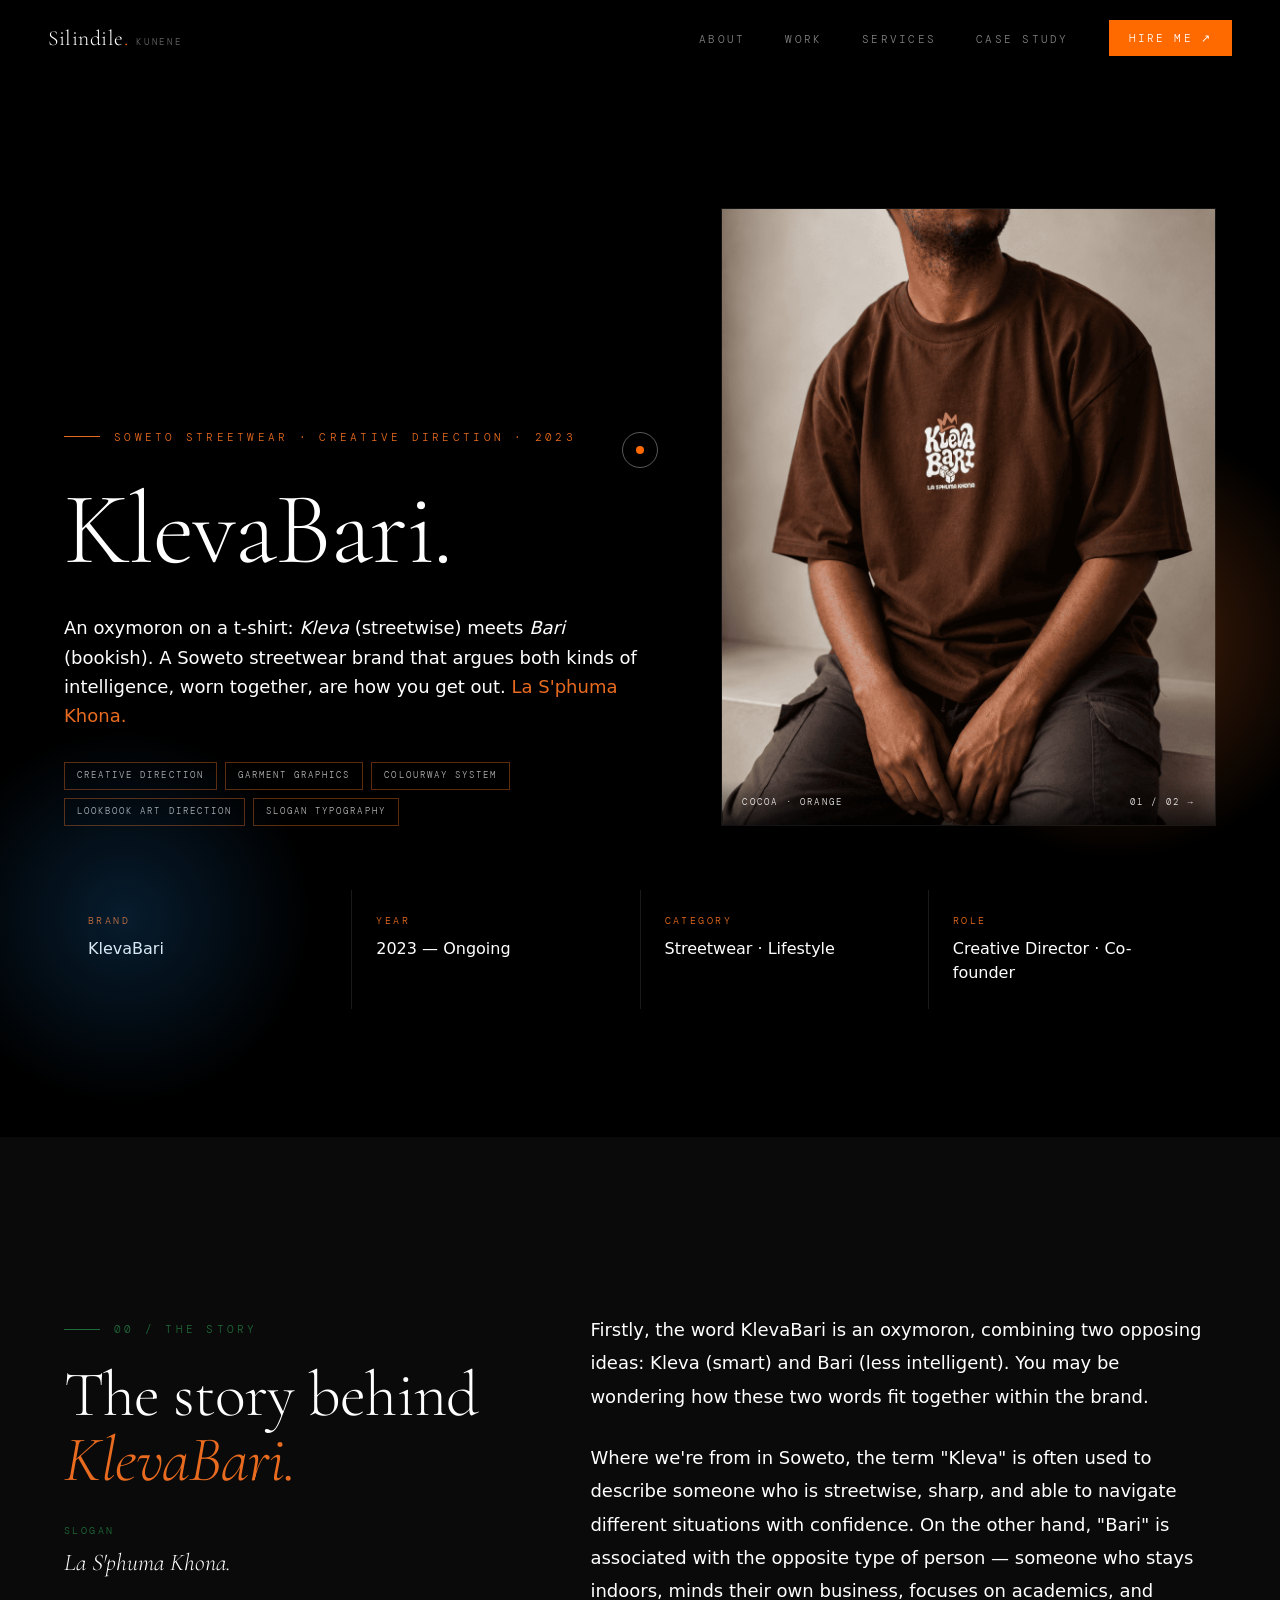
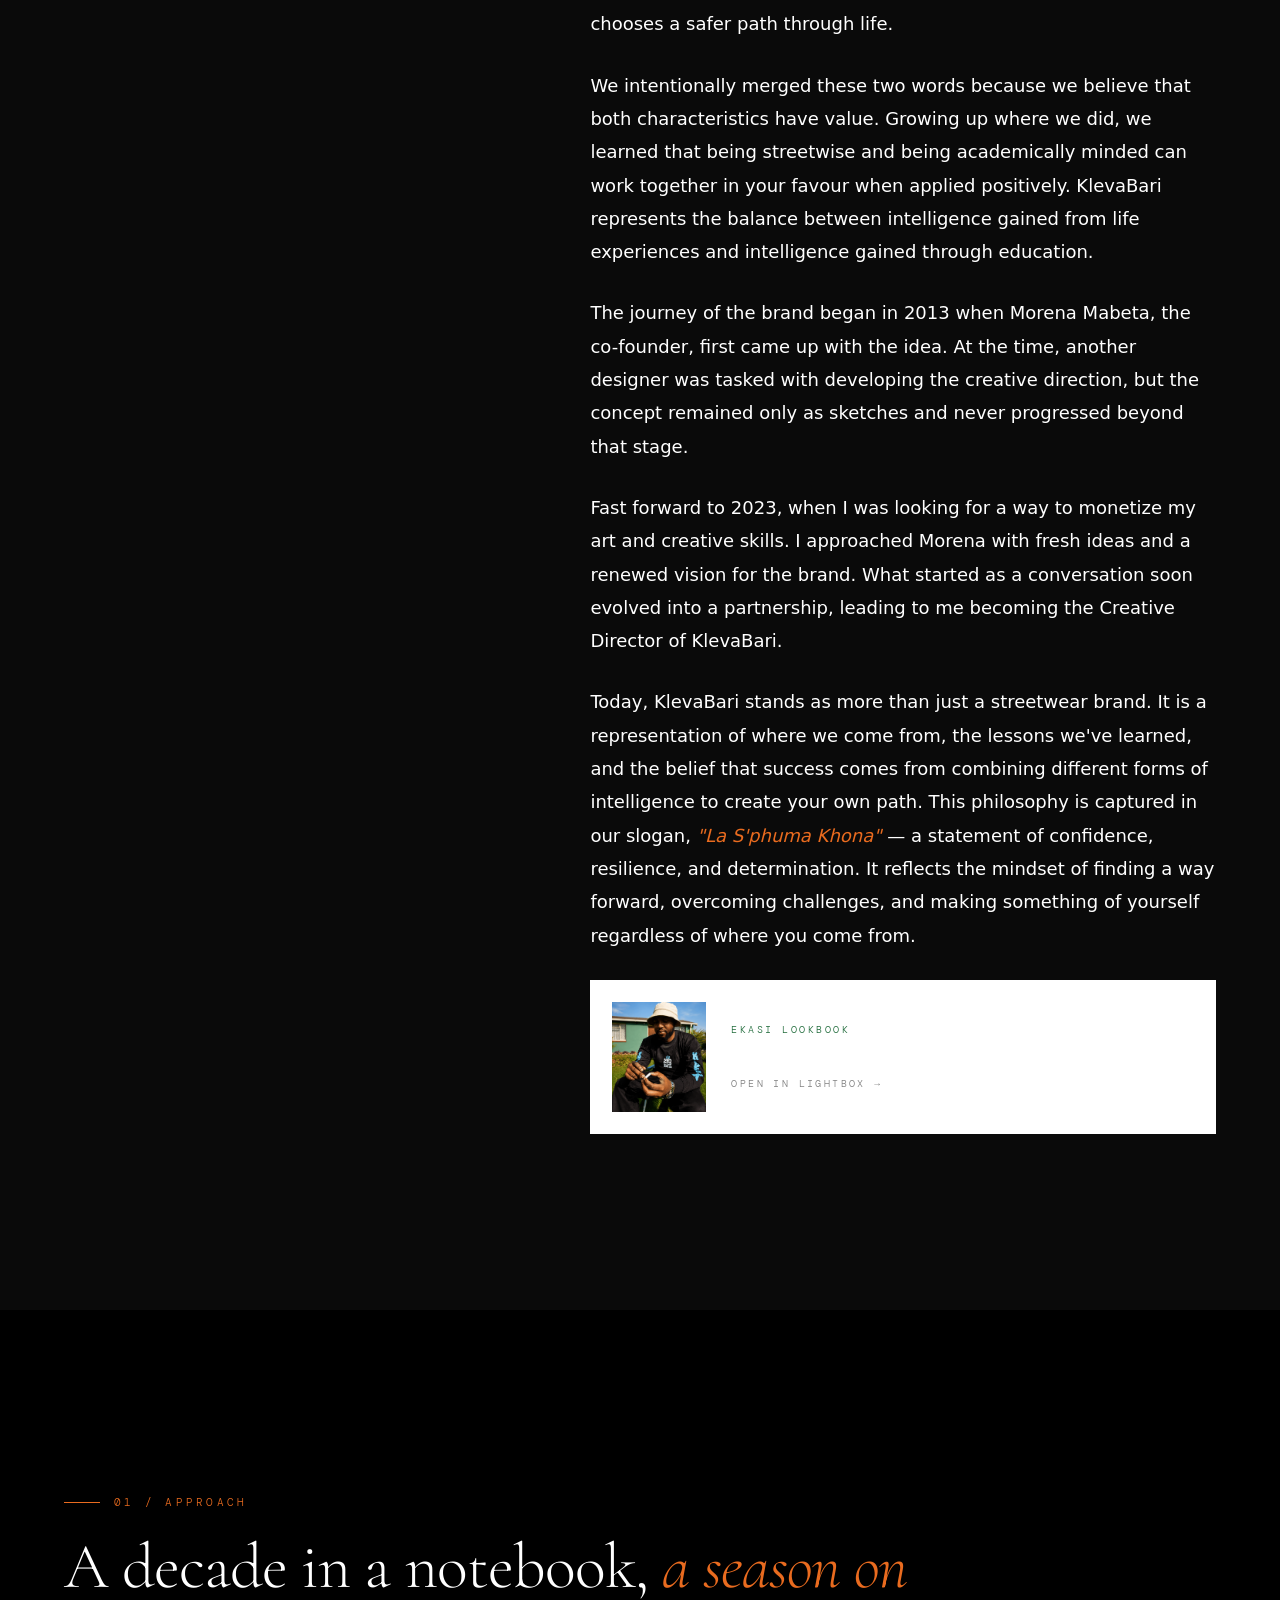
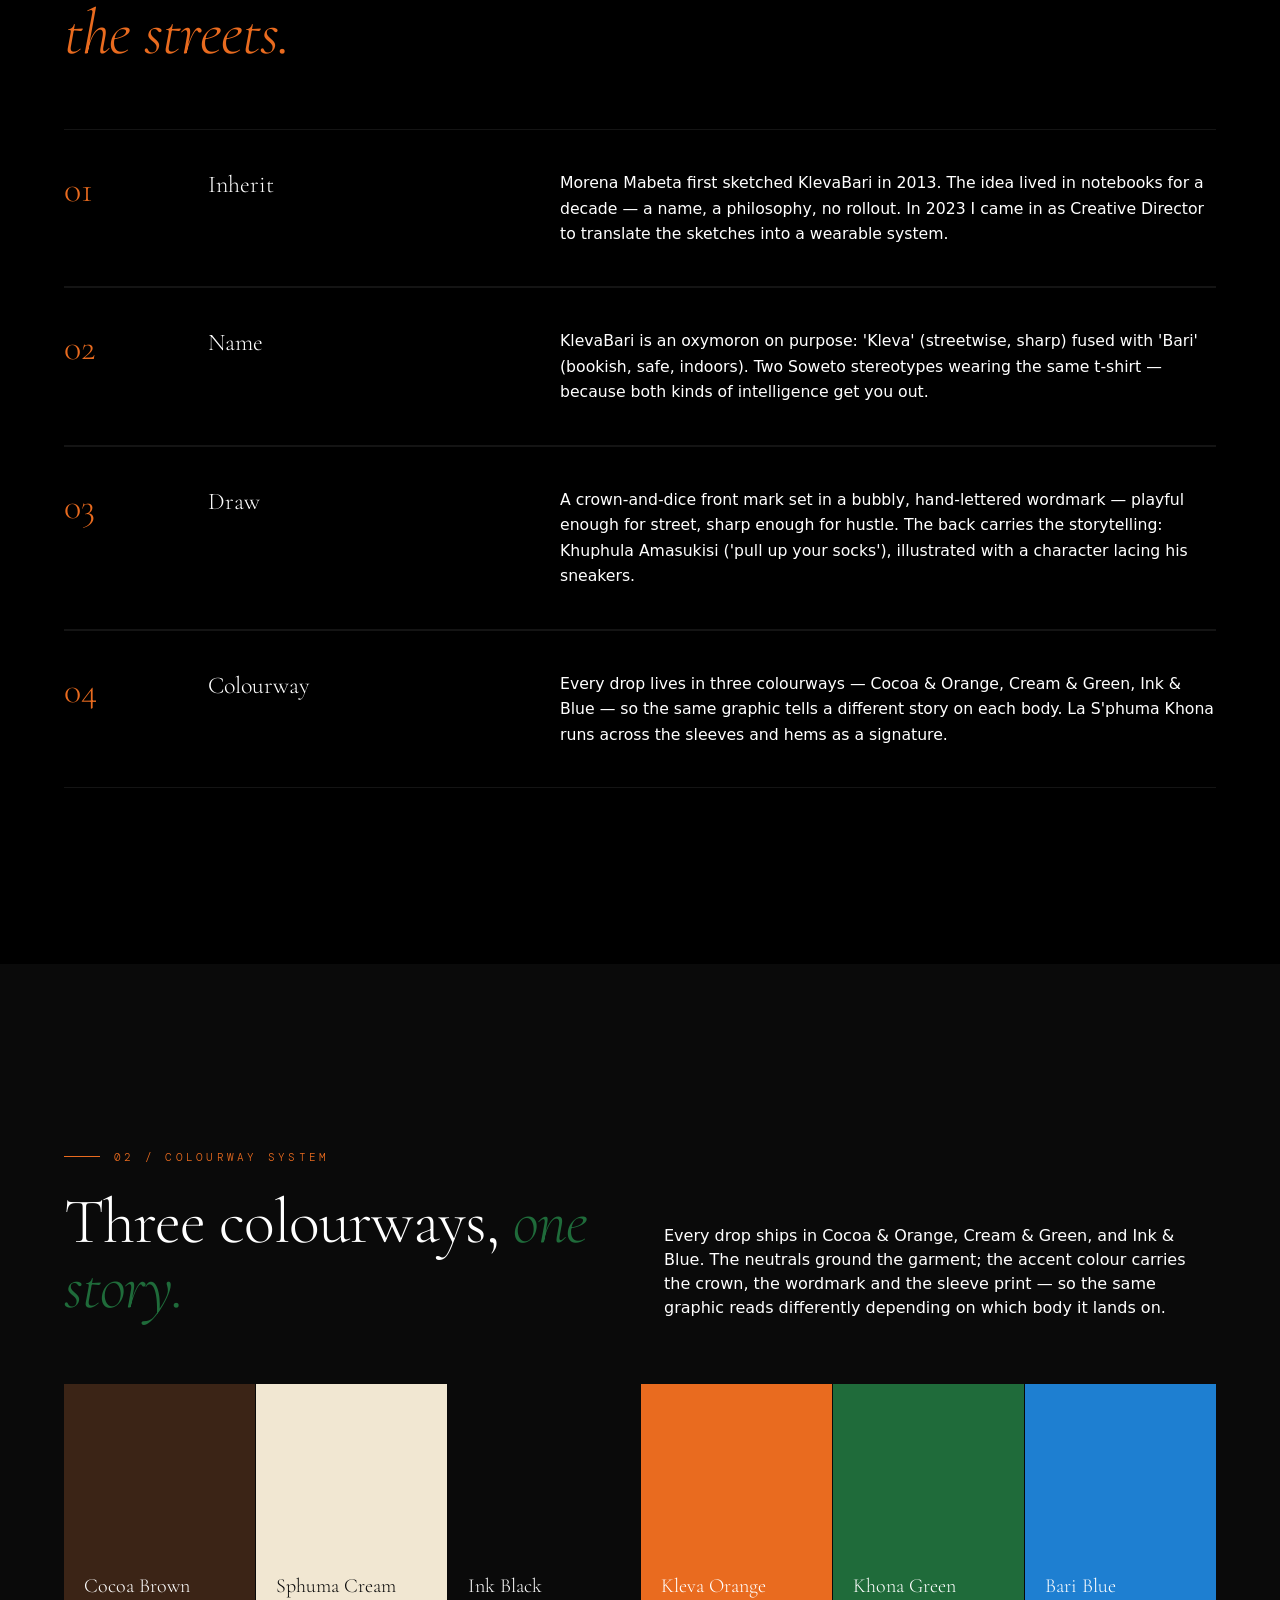
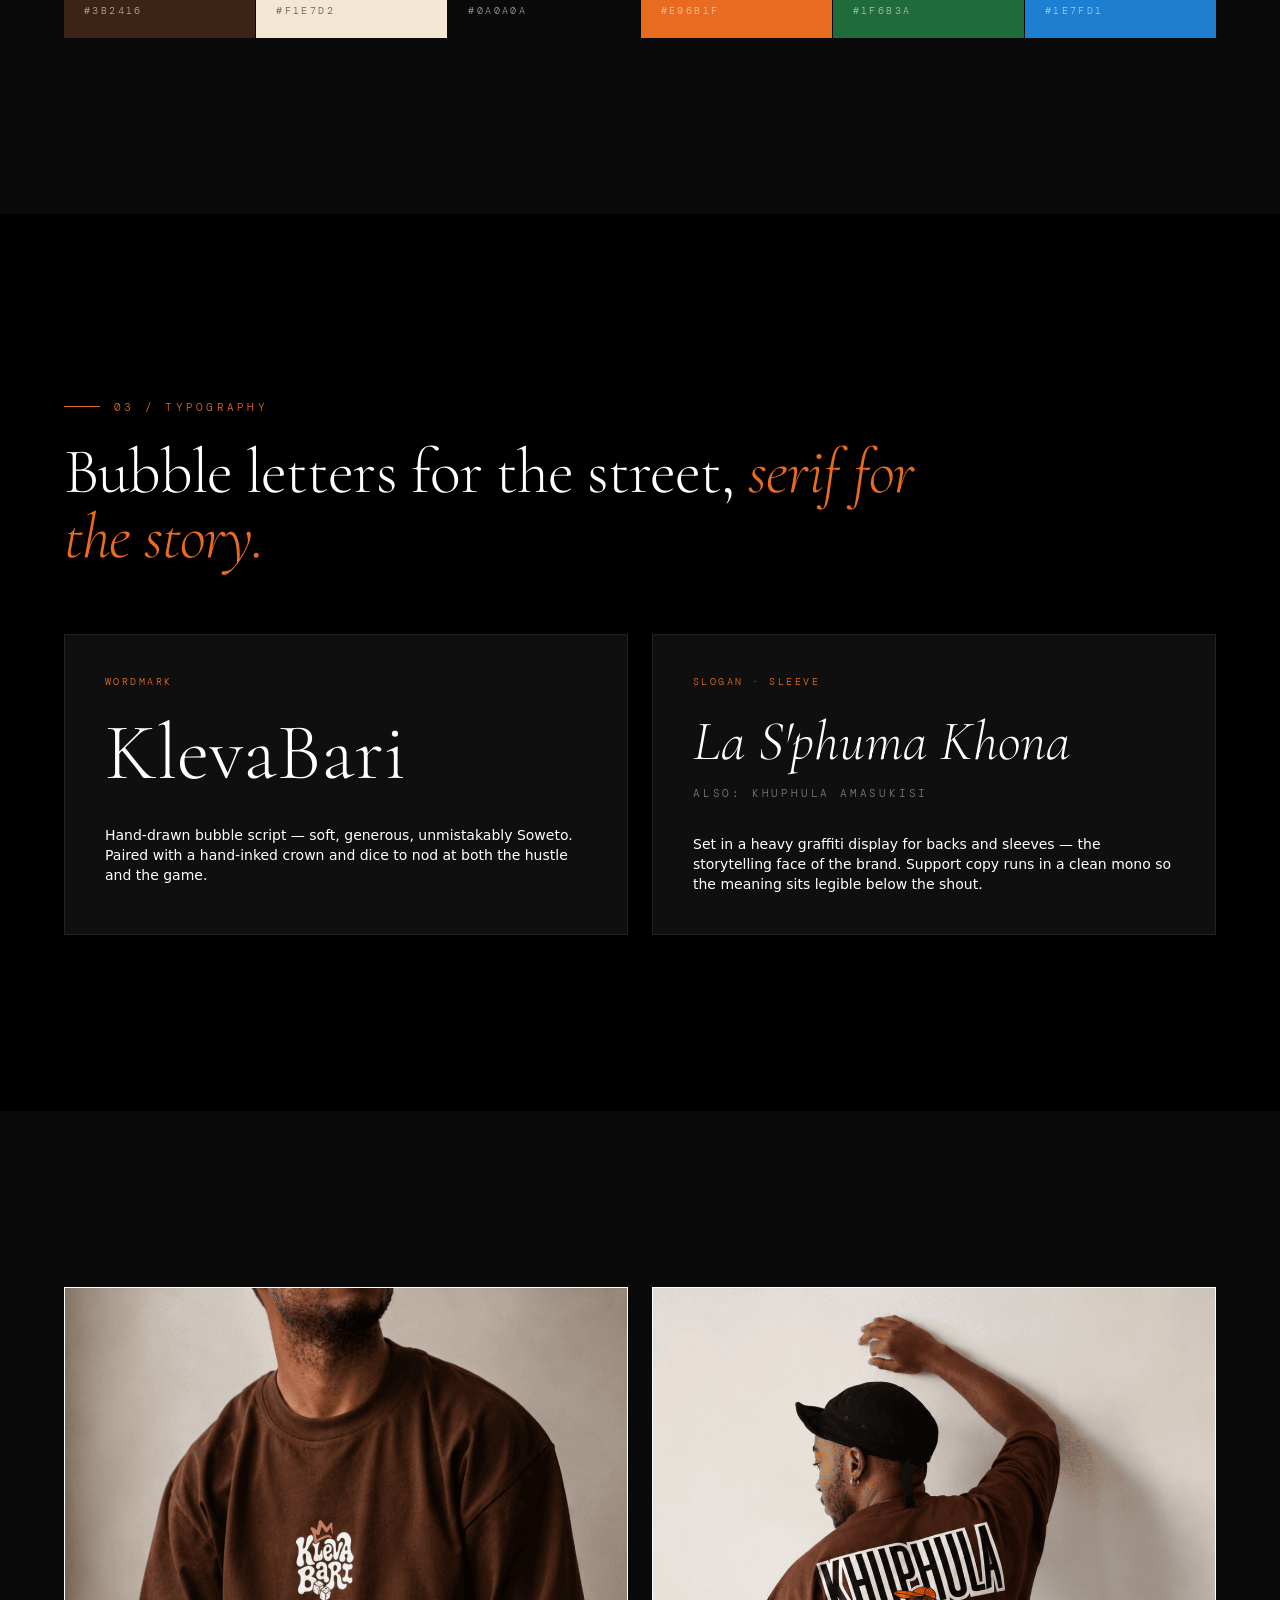
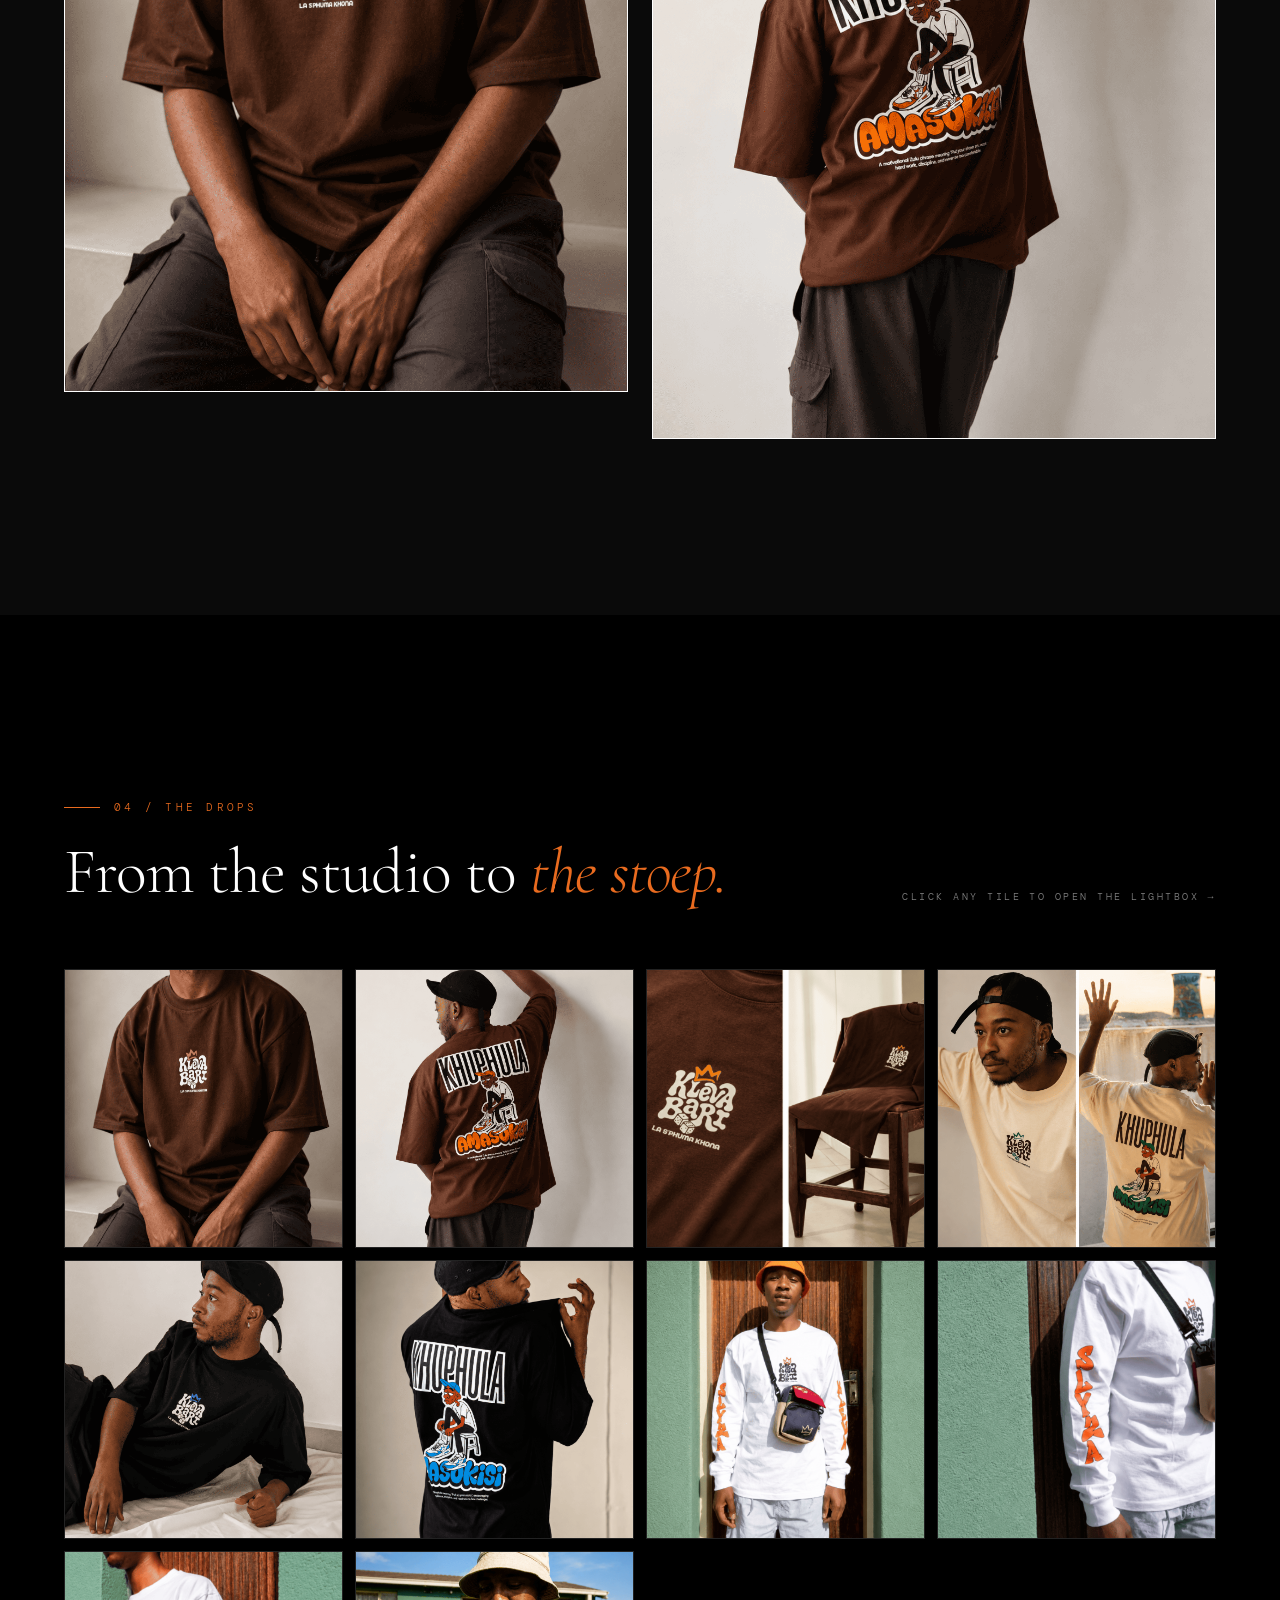
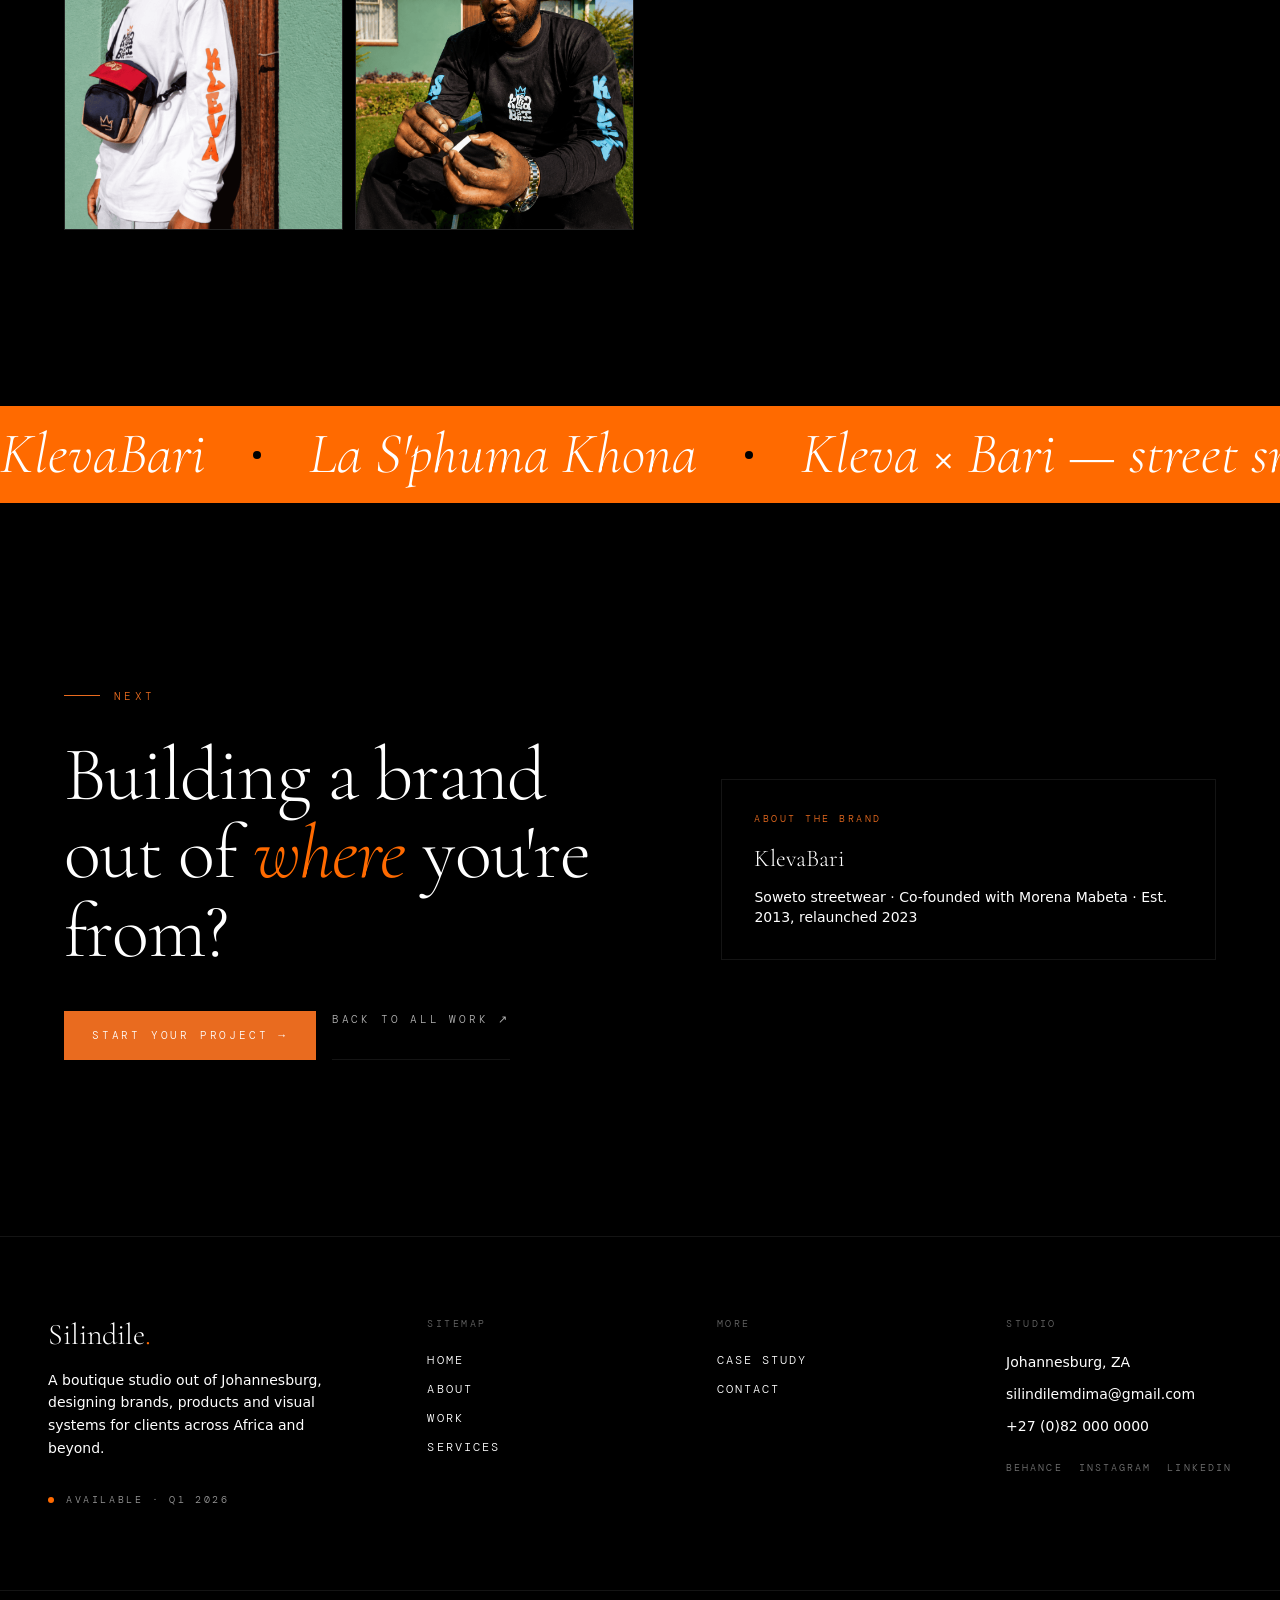
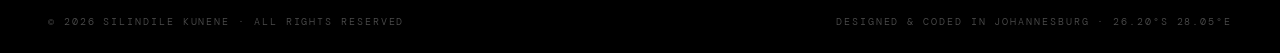
<file: case-study-klevabari.html>
<!DOCTYPE html><html lang="en" data-tsd-source="/src/routes/__root.tsx:108:5" class="cursor-on"><head data-tsd-source="/src/routes/__root.tsx:109:7"><meta charset="utf-8"><meta name="viewport" content="width=device-width, initial-scale=1"><link rel="preload" as="image" href="assets/images/klevabari-01.png"><link rel="preload" as="image" href="assets/images/klevabari-05.png"><link rel="stylesheet" href="https://fonts.googleapis.com/css2?family=Cormorant+Garamond:ital,wght@0,300;0,400;0,500;0,600;1,300;1,400;1,600&amp;family=DM+Mono:wght@300;400;500&amp;display=swap" data-precedence="default"><link rel="stylesheet" href="https://api.fontshare.com/v2/css?f[]=cabinet-grotesk@300,400,500,700,800,900&amp;display=swap" data-precedence="default"><link rel="stylesheet" href="assets/styles.css"><title>KlevaBari — Case Study · Silindile Kunene</title><meta name="author" content="Silindile Kunene"><meta name="theme-color" content="#000000"><meta name="format-detection" content="telephone=no"><meta property="og:site_name" content="Silindile Kunene"><meta property="og:locale" content="en_ZA"><meta name="twitter:card" content="summary_large_image"><meta name="twitter:title" content="Silindile Kunene — Graphic Designer &amp; Creative Director"><meta name="twitter:description" content="Brand identity, web design, creative direction. Johannesburg-based studio working with premium brands across Africa and globally."><meta name="description" content="KlevaBari — a Soweto streetwear brand built on an oxymoron: 'Kleva' (streetwise) meets 'Bari' (bookish). Creative direction, garment graphics and lifestyle art direction."><meta property="og:title" content="KlevaBari — Case Study"><meta property="og:description" content="A Soweto streetwear brand fusing street smarts and book smarts. La S'phuma Khona."><meta property="og:type" content="article"><meta property="og:url" content="https://radiant-refine-joy.lovable.app/case-study-klevabari"><meta property="og:image" content="assets/images/klevabari-01.png"><meta name="twitter:image" content="assets/images/klevabari-01.png"><link rel="icon" href="/favicon.ico"><link rel="preconnect" href="https://fonts.googleapis.com"><link rel="preconnect" href="https://fonts.gstatic.com" crossorigin="anonymous"><link rel="preconnect" href="https://api.fontshare.com"><link rel="canonical" href="https://radiant-refine-joy.lovable.app/case-study-klevabari"><script type="application/ld+json">{"@context":"https://schema.org","@type":"Person","name":"Silindile Kunene","jobTitle":"Graphic Designer & Creative Director","url":"https://radiant-refine-joy.lovable.app","address":{"@type":"PostalAddress","addressLocality":"Johannesburg","addressCountry":"ZA"},"sameAs":["https://www.behance.net/silindilekunene"]}</script><link rel="stylesheet" href="assets/styles.css"></head><body class="bg-ink text-bone case-study-page" data-tsd-source="/src/routes/__root.tsx:112:7"><style data-tsd-source="/src/components/site/Cursor.tsx:65:7">
        .cursor-on, .cursor-on * { cursor: none !important; }
        @media (max-width: 1023px), (pointer: coarse) {
          .cursor-on, .cursor-on * { cursor: auto !important; }
        }
        .cursor-dot, .cursor-ring {
          position: fixed; top: 0; left: 0; pointer-events: none; z-index: 9999;
          transition: width .3s var(--ease-editorial), height .3s var(--ease-editorial), background-color .3s, border-color .3s;
        }
        .cursor-dot { width: 8px; height: 8px; background: var(--color-gold); border-radius: 999px; mix-blend-mode: difference; }
        .cursor-ring { width: 36px; height: 36px; border: 1px solid rgba(255,255,255,0.35); border-radius: 999px; }
        body.cursor-hover .cursor-dot { width: 56px; height: 56px; background: rgba(255,106,0,0.15); }
        body.cursor-hover .cursor-ring { width: 56px; height: 56px; border-color: var(--color-gold); }
      </style><div class="cursor-dot" aria-hidden="true" data-tsd-source="/src/components/site/Cursor.tsx:79:7"></div><div class="cursor-ring" aria-hidden="true" data-tsd-source="/src/components/site/Cursor.tsx:80:7" style="transform: translate3d(720px, 900px, 0px) translate(-50%, -50%);"></div><nav class="fixed inset-x-0 top-0 z-50 flex items-center justify-between px-6 py-5 transition-all duration-500 md:px-12 bg-transparent" data-tsd-source="/src/components/site/Nav.tsx:27:7"><a data-tsd-source="/src/components/site/Nav.tsx:34:9" href="index.html" class="flex items-baseline gap-2 text-bone"><span class="font-display text-[1.35rem] tracking-wide" data-tsd-source="/src/components/site/Nav.tsx:35:11">Silindile<span class="text-gold" data-tsd-source="/src/components/site/Nav.tsx:36:22">.</span></span><span class="hidden font-mono text-[0.55rem] uppercase tracking-[0.3em] text-white/40 md:inline" data-tsd-source="/src/components/site/Nav.tsx:38:11">Kunene</span></a><ul class="hidden items-center gap-10 md:flex" data-tsd-source="/src/components/site/Nav.tsx:43:9"><li data-tsd-source="/src/components/site/Nav.tsx:47:15"><a data-tsd-source="/src/components/site/Nav.tsx:48:17" href="about.html" class="relative font-mono text-[0.7rem] uppercase tracking-[0.2em] transition-colors text-white/50 hover:text-bone">About<span class="absolute -bottom-1 left-0 h-px bg-gold transition-all duration-500 w-0 group-hover:w-full" data-tsd-source="/src/components/site/Nav.tsx:55:19"></span></a></li><li data-tsd-source="/src/components/site/Nav.tsx:47:15"><a data-tsd-source="/src/components/site/Nav.tsx:48:17" href="work.html" class="relative font-mono text-[0.7rem] uppercase tracking-[0.2em] transition-colors text-white/50 hover:text-bone">Work<span class="absolute -bottom-1 left-0 h-px bg-gold transition-all duration-500 w-0 group-hover:w-full" data-tsd-source="/src/components/site/Nav.tsx:55:19"></span></a></li><li data-tsd-source="/src/components/site/Nav.tsx:47:15"><a data-tsd-source="/src/components/site/Nav.tsx:48:17" href="services.html" class="relative font-mono text-[0.7rem] uppercase tracking-[0.2em] transition-colors text-white/50 hover:text-bone">Services<span class="absolute -bottom-1 left-0 h-px bg-gold transition-all duration-500 w-0 group-hover:w-full" data-tsd-source="/src/components/site/Nav.tsx:55:19"></span></a></li><li data-tsd-source="/src/components/site/Nav.tsx:47:15"><a data-tsd-source="/src/components/site/Nav.tsx:48:17" href="case-study.html" class="relative font-mono text-[0.7rem] uppercase tracking-[0.2em] transition-colors text-white/50 hover:text-bone">Case Study<span class="absolute -bottom-1 left-0 h-px bg-gold transition-all duration-500 w-0 group-hover:w-full" data-tsd-source="/src/components/site/Nav.tsx:55:19"></span></a></li><li data-tsd-source="/src/components/site/Nav.tsx:64:11"><a data-tsd-source="/src/components/site/Nav.tsx:65:13" href="contact.html" class="group inline-flex items-center gap-2 bg-gold px-5 py-2.5 font-mono text-[0.68rem] uppercase tracking-[0.2em] text-ink transition-colors hover:bg-bone">Hire Me<span class="transition-transform group-hover:translate-x-0.5" data-tsd-source="/src/components/site/Nav.tsx:70:15">↗</span></a></li></ul><button aria-label="Toggle navigation" class="relative z-50 flex h-10 w-10 flex-col items-center justify-center gap-[5px] md:hidden" data-tsd-source="/src/components/site/Nav.tsx:75:9"><span class="block h-[1.5px] w-7 bg-bone transition-transform " data-tsd-source="/src/components/site/Nav.tsx:80:11"></span><span class="block h-[1.5px] w-7 bg-bone transition-opacity " data-tsd-source="/src/components/site/Nav.tsx:83:11"></span><span class="block h-[1.5px] w-7 bg-bone transition-transform " data-tsd-source="/src/components/site/Nav.tsx:86:11"></span></button></nav><div class="fixed inset-0 z-40 flex flex-col items-center justify-center gap-10 bg-ink transition-all duration-500 md:hidden pointer-events-none opacity-0" data-tsd-source="/src/components/site/Nav.tsx:93:7"><a data-tsd-source="/src/components/site/Nav.tsx:99:11" href="index.html" class="font-display text-4xl font-light tracking-tight text-bone transition-colors hover:text-gold">Home</a><a data-tsd-source="/src/components/site/Nav.tsx:99:11" href="about.html" class="font-display text-4xl font-light tracking-tight text-bone transition-colors hover:text-gold">About</a><a data-tsd-source="/src/components/site/Nav.tsx:99:11" href="work.html" class="font-display text-4xl font-light tracking-tight text-bone transition-colors hover:text-gold">Work</a><a data-tsd-source="/src/components/site/Nav.tsx:99:11" href="services.html" class="font-display text-4xl font-light tracking-tight text-bone transition-colors hover:text-gold">Services</a><a data-tsd-source="/src/components/site/Nav.tsx:99:11" href="case-study.html" class="font-display text-4xl font-light tracking-tight text-bone transition-colors hover:text-gold">Case Study</a><a data-tsd-source="/src/components/site/Nav.tsx:99:11" href="contact.html" class="font-display text-4xl font-light tracking-tight text-bone transition-colors hover:text-gold">Contact</a><div class="absolute bottom-12 font-mono text-[0.6rem] uppercase tracking-[0.3em] text-white/30" data-tsd-source="/src/components/site/Nav.tsx:107:9">Johannesburg · ZA</div></div><main class="min-h-screen" data-tsd-source="/src/routes/__root.tsx:127:7"><!--$--><section class="relative overflow-hidden bg-ink px-6 pb-24 pt-40 md:px-16 md:pb-32 md:pt-52" data-tsd-source="/src/routes/case-study-klevabari.tsx:86:7"><div class="pointer-events-none absolute -right-24 top-1/3 h-[520px] w-[520px] rounded-full bg-[radial-gradient(circle,rgba(233,107,31,0.32),transparent_60%)]" data-tsd-source="/src/routes/case-study-klevabari.tsx:87:9"></div><div class="pointer-events-none absolute -left-24 bottom-0 h-[440px] w-[440px] rounded-full bg-[radial-gradient(circle,rgba(30,127,209,0.22),transparent_60%)]" data-tsd-source="/src/routes/case-study-klevabari.tsx:88:9"></div><div class="mx-auto grid max-w-[1400px] items-end gap-16 md:grid-cols-[1.2fr_1fr]" data-tsd-source="/src/routes/case-study-klevabari.tsx:90:9"><div data-tsd-source="/src/routes/case-study-klevabari.tsx:91:11"><div data-tsd-source="/src/components/site/Reveal.tsx:22:5" style="opacity: 1; transform: none;"><span class="eyebrow eyebrow-rule" style="color:#E96B1F" data-tsd-source="/src/routes/case-study-klevabari.tsx:93:15">Soweto streetwear · Creative direction · 2023</span></div><h1 class="serif-display mt-8 text-[clamp(3rem,8vw,8rem)]" data-tsd-source="/src/components/site/Reveal.tsx:47:5"><span class="inline-block will-change-transform " data-tsd-source="/src/components/site/Reveal.tsx:57:11" style="opacity: 1; filter: blur(0px); transform: none;">KlevaBari.</span></h1><div data-tsd-source="/src/components/site/Reveal.tsx:22:5" style="opacity: 1; transform: none;"><p class="mt-8 max-w-xl text-lg leading-relaxed text-white/70" data-tsd-source="/src/routes/case-study-klevabari.tsx:103:15">An oxymoron on a t-shirt: <em data-tsd-source="/src/routes/case-study-klevabari.tsx:104:43">Kleva</em> (streetwise) meets<!-- --> <em data-tsd-source="/src/routes/case-study-klevabari.tsx:105:17">Bari</em> (bookish). A Soweto streetwear brand that argues both kinds of intelligence, worn together, are how you get out.<!-- --> <span style="color:#E96B1F" data-tsd-source="/src/routes/case-study-klevabari.tsx:107:17">La S'phuma Khona.</span></p></div><div data-tsd-source="/src/components/site/Reveal.tsx:22:5" style="opacity: 1; transform: none;"><div class="mt-8 flex flex-wrap gap-2" data-tsd-source="/src/routes/case-study-klevabari.tsx:111:15"><span class="border px-3 py-1.5 font-mono text-[0.58rem] uppercase tracking-[0.22em] text-white/70" style="border-color:rgba(233,107,31,0.4)" data-tsd-source="/src/routes/case-study-klevabari.tsx:113:19">Creative Direction</span><span class="border px-3 py-1.5 font-mono text-[0.58rem] uppercase tracking-[0.22em] text-white/70" style="border-color:rgba(233,107,31,0.4)" data-tsd-source="/src/routes/case-study-klevabari.tsx:113:19">Garment Graphics</span><span class="border px-3 py-1.5 font-mono text-[0.58rem] uppercase tracking-[0.22em] text-white/70" style="border-color:rgba(233,107,31,0.4)" data-tsd-source="/src/routes/case-study-klevabari.tsx:113:19">Colourway System</span><span class="border px-3 py-1.5 font-mono text-[0.58rem] uppercase tracking-[0.22em] text-white/70" style="border-color:rgba(233,107,31,0.4)" data-tsd-source="/src/routes/case-study-klevabari.tsx:113:19">Lookbook Art Direction</span><span class="border px-3 py-1.5 font-mono text-[0.58rem] uppercase tracking-[0.22em] text-white/70" style="border-color:rgba(233,107,31,0.4)" data-tsd-source="/src/routes/case-study-klevabari.tsx:113:19">Slogan Typography</span></div></div></div><div data-tsd-source="/src/components/site/Reveal.tsx:22:5" style="opacity: 1; transform: none;"><button type="button" aria-label="Open KlevaBari colourways in lightbox" class="group relative block aspect-[4/5] w-full overflow-hidden border border-white/10" data-tsd-source="/src/routes/case-study-klevabari.tsx:126:13"><img src="assets/images/klevabari-01.png" alt="KlevaBari brown colourway — front chest mark" class="absolute inset-0 h-full w-full object-cover transition-opacity duration-500 opacity-100" loading="eager" data-tsd-source="/src/routes/case-study-klevabari.tsx:136:15"><img src="assets/images/klevabari-05.png" alt="KlevaBari black colourway — blue chest mark" class="absolute inset-0 h-full w-full object-cover transition-opacity duration-500 opacity-0" loading="eager" data-tsd-source="/src/routes/case-study-klevabari.tsx:142:15"><div class="absolute inset-x-0 bottom-0 flex items-center justify-between bg-gradient-to-t from-black/70 via-black/30 to-transparent px-5 py-4 font-mono text-[0.55rem] uppercase tracking-[0.25em] text-white/90" data-tsd-source="/src/routes/case-study-klevabari.tsx:148:15"><span data-tsd-source="/src/routes/case-study-klevabari.tsx:149:17">Cocoa · Orange</span><span data-tsd-source="/src/routes/case-study-klevabari.tsx:150:17">01 / 02<!-- --> →</span></div></button></div></div><div class="mx-auto mt-16 grid max-w-[1400px] gap-px bg-white/10 sm:grid-cols-4" data-tsd-source="/src/routes/case-study-klevabari.tsx:156:9"><div class="bg-ink px-6 py-6" data-tsd-source="/src/routes/case-study-klevabari.tsx:163:13"><div class="mono-label" style="color:#E96B1F" data-tsd-source="/src/routes/case-study-klevabari.tsx:164:15">Brand</div><div class="mt-2 text-bone" data-tsd-source="/src/routes/case-study-klevabari.tsx:165:15">KlevaBari</div></div><div class="bg-ink px-6 py-6" data-tsd-source="/src/routes/case-study-klevabari.tsx:163:13"><div class="mono-label" style="color:#E96B1F" data-tsd-source="/src/routes/case-study-klevabari.tsx:164:15">Year</div><div class="mt-2 text-bone" data-tsd-source="/src/routes/case-study-klevabari.tsx:165:15">2023 — Ongoing</div></div><div class="bg-ink px-6 py-6" data-tsd-source="/src/routes/case-study-klevabari.tsx:163:13"><div class="mono-label" style="color:#E96B1F" data-tsd-source="/src/routes/case-study-klevabari.tsx:164:15">Category</div><div class="mt-2 text-bone" data-tsd-source="/src/routes/case-study-klevabari.tsx:165:15">Streetwear · Lifestyle</div></div><div class="bg-ink px-6 py-6" data-tsd-source="/src/routes/case-study-klevabari.tsx:163:13"><div class="mono-label" style="color:#E96B1F" data-tsd-source="/src/routes/case-study-klevabari.tsx:164:15">Role</div><div class="mt-2 text-bone" data-tsd-source="/src/routes/case-study-klevabari.tsx:165:15">Creative Director · Co-founder</div></div></div></section><section class="bg-paper px-6 py-32 md:px-16 md:py-44" data-tsd-source="/src/routes/case-study-klevabari.tsx:172:7"><div class="mx-auto grid max-w-[1400px] gap-16 md:grid-cols-[0.85fr_1.15fr]" data-tsd-source="/src/routes/case-study-klevabari.tsx:173:9"><div data-tsd-source="/src/components/site/Reveal.tsx:22:5" style="opacity: 1; transform: none;"><div class="md:sticky md:top-32" data-tsd-source="/src/routes/case-study-klevabari.tsx:175:13"><span class="eyebrow eyebrow-rule" style="color:#1F6B3A" data-tsd-source="/src/routes/case-study-klevabari.tsx:176:15">00 / The story</span><h2 class="serif-display mt-6 text-[clamp(2.4rem,5vw,4.5rem)]" data-tsd-source="/src/routes/case-study-klevabari.tsx:179:15">The story behind<!-- --> <span class="italic" style="color:#E96B1F" data-tsd-source="/src/routes/case-study-klevabari.tsx:181:17">KlevaBari.</span></h2><div class="mt-8 hidden md:block" data-tsd-source="/src/routes/case-study-klevabari.tsx:183:15"><div class="mono-label" style="color:#1F6B3A" data-tsd-source="/src/routes/case-study-klevabari.tsx:184:17">Slogan</div><div class="mt-2 font-display text-2xl font-light italic" data-tsd-source="/src/routes/case-study-klevabari.tsx:185:17">La S'phuma Khona.</div></div></div></div><div class="space-y-7 text-lg leading-[1.85] text-white/75" data-tsd-source="/src/routes/case-study-klevabari.tsx:192:11"><div data-tsd-source="/src/components/site/Reveal.tsx:22:5" style="opacity: 1; transform: none;"><p data-tsd-source="/src/routes/case-study-klevabari.tsx:194:15">Firstly, the word KlevaBari is an oxymoron, combining two opposing ideas: <strong data-tsd-source="/src/routes/case-study-klevabari.tsx:196:33">Kleva</strong> (smart) and<!-- --> <strong data-tsd-source="/src/routes/case-study-klevabari.tsx:197:17">Bari</strong> (less intelligent). You may be wondering how these two words fit together within the brand.</p></div><div data-tsd-source="/src/components/site/Reveal.tsx:22:5" style="opacity: 1; transform: none;"><p data-tsd-source="/src/routes/case-study-klevabari.tsx:202:15">Where we're from in Soweto, the term "Kleva" is often used to describe someone who is streetwise, sharp, and able to navigate different situations with confidence. On the other hand, "Bari" is associated with the opposite type of person — someone who stays indoors, minds their own business, focuses on academics, and chooses a safer path through life.</p></div><div data-tsd-source="/src/components/site/Reveal.tsx:22:5" style="opacity: 1; transform: none;"><p data-tsd-source="/src/routes/case-study-klevabari.tsx:212:15">We intentionally merged these two words because we believe that both characteristics have value. Growing up where we did, we learned that being streetwise and being academically minded can work together in your favour when applied positively. KlevaBari represents the balance between intelligence gained from life experiences and intelligence gained through education.</p></div><div data-tsd-source="/src/components/site/Reveal.tsx:22:5" style="opacity:0;transform:translateY(36px)"><p data-tsd-source="/src/routes/case-study-klevabari.tsx:222:15">The journey of the brand began in <strong data-tsd-source="/src/routes/case-study-klevabari.tsx:223:51">2013</strong> when<!-- --> <strong data-tsd-source="/src/routes/case-study-klevabari.tsx:224:17">Morena Mabeta</strong>, the co-founder, first came up with the idea. At the time, another designer was tasked with developing the creative direction, but the concept remained only as sketches and never progressed beyond that stage.</p></div><div data-tsd-source="/src/components/site/Reveal.tsx:22:5" style="opacity:0;transform:translateY(36px)"><p data-tsd-source="/src/routes/case-study-klevabari.tsx:231:15">Fast forward to <strong data-tsd-source="/src/routes/case-study-klevabari.tsx:232:33">2023</strong>, when I was looking for a way to monetize my art and creative skills. I approached Morena with fresh ideas and a renewed vision for the brand. What started as a conversation soon evolved into a partnership, leading to me becoming the <strong data-tsd-source="/src/routes/case-study-klevabari.tsx:236:44">Creative Director</strong> <!-- -->of KlevaBari.</p></div><div data-tsd-source="/src/components/site/Reveal.tsx:22:5" style="opacity:0;transform:translateY(36px)"><p data-tsd-source="/src/routes/case-study-klevabari.tsx:241:15">Today, KlevaBari stands as more than just a streetwear brand. It is a representation of where we come from, the lessons we've learned, and the belief that success comes from combining different forms of intelligence to create your own path. This philosophy is captured in our slogan,<!-- --> <em style="color:#E96B1F" data-tsd-source="/src/routes/case-study-klevabari.tsx:247:17">"La S'phuma Khona"</em> — a statement of confidence, resilience, and determination. It reflects the mindset of finding a way forward, overcoming challenges, and making something of yourself regardless of where you come from.</p></div><div data-tsd-source="/src/components/site/Reveal.tsx:22:5" style="opacity:0;transform:translateY(36px)"><button type="button" class="group mt-6 grid w-full grid-cols-[auto_1fr] items-center gap-6 border border-ink/15 bg-white p-5 text-left transition-all hover:border-ink/40 hover:shadow-lg" data-tsd-source="/src/routes/case-study-klevabari.tsx:256:15"><div class="relative h-28 w-24 overflow-hidden border border-ink/10 bg-white" data-tsd-source="/src/routes/case-study-klevabari.tsx:261:17"><img loading="lazy" decoding="async" src="assets/images/klevabari-10.png" alt="KlevaBari lifestyle preview" class="h-full w-full object-cover transition-transform duration-500 group-hover:scale-105" data-tsd-source="/src/routes/case-study-klevabari.tsx:262:19"></div><div data-tsd-source="/src/routes/case-study-klevabari.tsx:268:17"><div class="mono-label" style="color:#1F6B3A" data-tsd-source="/src/routes/case-study-klevabari.tsx:269:19">Ekasi lookbook</div><div class="mt-1 font-display text-xl font-light" data-tsd-source="/src/routes/case-study-klevabari.tsx:270:19">See the drops on the block</div><div class="mt-1 font-mono text-[0.6rem] uppercase tracking-[0.25em] text-ink/50" data-tsd-source="/src/routes/case-study-klevabari.tsx:273:19">Open in lightbox →</div></div></button></div></div></div></section><section class="bg-ink px-6 py-32 md:px-16 md:py-44" data-tsd-source="/src/routes/case-study-klevabari.tsx:284:7"><div class="mx-auto max-w-[1400px]" data-tsd-source="/src/routes/case-study-klevabari.tsx:285:9"><div data-tsd-source="/src/components/site/Reveal.tsx:22:5" style="opacity:0;transform:translateY(36px)"><span class="eyebrow eyebrow-rule" style="color:#E96B1F" data-tsd-source="/src/routes/case-study-klevabari.tsx:287:13">01 / Approach</span><h2 class="serif-display mt-6 max-w-4xl text-[clamp(2.4rem,5vw,4.5rem)]" data-tsd-source="/src/routes/case-study-klevabari.tsx:290:13">A decade in a notebook,<!-- --> <span class="italic" style="color:#E96B1F" data-tsd-source="/src/routes/case-study-klevabari.tsx:292:15">a season on the streets.</span></h2></div><div class="mt-16" data-tsd-source="/src/routes/case-study-klevabari.tsx:298:11"><div data-tsd-source="/src/components/site/Reveal.tsx:22:5" style="opacity:0;transform:translateY(36px)"><article class="group grid grid-cols-1 items-start gap-6 border-t border-white/10 py-10 transition-colors last:border-b md:grid-cols-[120px_1fr_2fr]" data-tsd-source="/src/routes/case-study-klevabari.tsx:301:17"><div class="font-display text-4xl font-light" style="color:#E96B1F" data-tsd-source="/src/routes/case-study-klevabari.tsx:302:19">01</div><h3 class="font-display text-2xl font-light leading-tight transition-colors" data-tsd-source="/src/routes/case-study-klevabari.tsx:305:19">Inherit</h3><p class="max-w-2xl text-[0.98rem] leading-relaxed text-white/65" data-tsd-source="/src/routes/case-study-klevabari.tsx:308:19">Morena Mabeta first sketched KlevaBari in 2013. The idea lived in notebooks for a decade — a name, a philosophy, no rollout. In 2023 I came in as Creative Director to translate the sketches into a wearable system.</p></article></div><div data-tsd-source="/src/components/site/Reveal.tsx:22:5" style="opacity:0;transform:translateY(36px)"><article class="group grid grid-cols-1 items-start gap-6 border-t border-white/10 py-10 transition-colors last:border-b md:grid-cols-[120px_1fr_2fr]" data-tsd-source="/src/routes/case-study-klevabari.tsx:301:17"><div class="font-display text-4xl font-light" style="color:#E96B1F" data-tsd-source="/src/routes/case-study-klevabari.tsx:302:19">02</div><h3 class="font-display text-2xl font-light leading-tight transition-colors" data-tsd-source="/src/routes/case-study-klevabari.tsx:305:19">Name</h3><p class="max-w-2xl text-[0.98rem] leading-relaxed text-white/65" data-tsd-source="/src/routes/case-study-klevabari.tsx:308:19">KlevaBari is an oxymoron on purpose: 'Kleva' (streetwise, sharp) fused with 'Bari' (bookish, safe, indoors). Two Soweto stereotypes wearing the same t-shirt — because both kinds of intelligence get you out.</p></article></div><div data-tsd-source="/src/components/site/Reveal.tsx:22:5" style="opacity:0;transform:translateY(36px)"><article class="group grid grid-cols-1 items-start gap-6 border-t border-white/10 py-10 transition-colors last:border-b md:grid-cols-[120px_1fr_2fr]" data-tsd-source="/src/routes/case-study-klevabari.tsx:301:17"><div class="font-display text-4xl font-light" style="color:#E96B1F" data-tsd-source="/src/routes/case-study-klevabari.tsx:302:19">03</div><h3 class="font-display text-2xl font-light leading-tight transition-colors" data-tsd-source="/src/routes/case-study-klevabari.tsx:305:19">Draw</h3><p class="max-w-2xl text-[0.98rem] leading-relaxed text-white/65" data-tsd-source="/src/routes/case-study-klevabari.tsx:308:19">A crown-and-dice front mark set in a bubbly, hand-lettered wordmark — playful enough for street, sharp enough for hustle. The back carries the storytelling: Khuphula Amasukisi ('pull up your socks'), illustrated with a character lacing his sneakers.</p></article></div><div data-tsd-source="/src/components/site/Reveal.tsx:22:5" style="opacity:0;transform:translateY(36px)"><article class="group grid grid-cols-1 items-start gap-6 border-t border-white/10 py-10 transition-colors last:border-b md:grid-cols-[120px_1fr_2fr]" data-tsd-source="/src/routes/case-study-klevabari.tsx:301:17"><div class="font-display text-4xl font-light" style="color:#E96B1F" data-tsd-source="/src/routes/case-study-klevabari.tsx:302:19">04</div><h3 class="font-display text-2xl font-light leading-tight transition-colors" data-tsd-source="/src/routes/case-study-klevabari.tsx:305:19">Colourway</h3><p class="max-w-2xl text-[0.98rem] leading-relaxed text-white/65" data-tsd-source="/src/routes/case-study-klevabari.tsx:308:19">Every drop lives in three colourways — Cocoa &amp; Orange, Cream &amp; Green, Ink &amp; Blue — so the same graphic tells a different story on each body. La S'phuma Khona runs across the sleeves and hems as a signature.</p></article></div></div></div></section><section class="bg-paper px-6 py-32 md:px-16 md:py-44" data-tsd-source="/src/routes/case-study-klevabari.tsx:319:7"><div class="mx-auto max-w-[1400px]" data-tsd-source="/src/routes/case-study-klevabari.tsx:320:9"><div data-tsd-source="/src/components/site/Reveal.tsx:22:5" style="opacity:0;transform:translateY(36px)"><div class="grid items-end gap-12 md:grid-cols-[1fr_1fr]" data-tsd-source="/src/routes/case-study-klevabari.tsx:322:13"><div data-tsd-source="/src/routes/case-study-klevabari.tsx:323:15"><span class="eyebrow eyebrow-rule" style="color:#E96B1F" data-tsd-source="/src/routes/case-study-klevabari.tsx:324:17">02 / Colourway system</span><h2 class="serif-display mt-6 text-[clamp(2.4rem,5vw,4.5rem)]" data-tsd-source="/src/routes/case-study-klevabari.tsx:327:17">Three colourways,<!-- --> <span class="italic" style="color:#1F6B3A" data-tsd-source="/src/routes/case-study-klevabari.tsx:329:19">one story.</span></h2></div><p class="text-ink/60" data-tsd-source="/src/routes/case-study-klevabari.tsx:332:15">Every drop ships in Cocoa &amp; Orange, Cream &amp; Green, and Ink &amp; Blue. The neutrals ground the garment; the accent colour carries the crown, the wordmark and the sleeve print — so the same graphic reads differently depending on which body it lands on.</p></div></div><div class="mt-16 grid gap-px bg-ink/10 sm:grid-cols-2 md:grid-cols-3 lg:grid-cols-6" data-tsd-source="/src/routes/case-study-klevabari.tsx:341:11"><div data-tsd-source="/src/components/site/Reveal.tsx:22:5" style="opacity:0;transform:translateY(36px)"><div class="relative flex aspect-[3/4] flex-col justify-end p-5" style="background:#3B2416" data-tsd-source="/src/routes/case-study-klevabari.tsx:344:17"><div class="font-display text-xl font-light" style="color:#fff" data-tsd-source="/src/routes/case-study-klevabari.tsx:348:19">Cocoa Brown</div><div class="mt-1 font-mono text-[0.6rem] uppercase tracking-[0.25em]" style="color:#ffffff99" data-tsd-source="/src/routes/case-study-klevabari.tsx:351:19">#3B2416</div></div></div><div data-tsd-source="/src/components/site/Reveal.tsx:22:5" style="opacity:0;transform:translateY(36px)"><div class="relative flex aspect-[3/4] flex-col justify-end p-5" style="background:#F1E7D2" data-tsd-source="/src/routes/case-study-klevabari.tsx:344:17"><div class="font-display text-xl font-light" style="color:#0a0a0a" data-tsd-source="/src/routes/case-study-klevabari.tsx:348:19">Sphuma Cream</div><div class="mt-1 font-mono text-[0.6rem] uppercase tracking-[0.25em]" style="color:#0a0a0a99" data-tsd-source="/src/routes/case-study-klevabari.tsx:351:19">#F1E7D2</div></div></div><div data-tsd-source="/src/components/site/Reveal.tsx:22:5" style="opacity:0;transform:translateY(36px)"><div class="relative flex aspect-[3/4] flex-col justify-end p-5" style="background:#0A0A0A" data-tsd-source="/src/routes/case-study-klevabari.tsx:344:17"><div class="font-display text-xl font-light" style="color:#fff" data-tsd-source="/src/routes/case-study-klevabari.tsx:348:19">Ink Black</div><div class="mt-1 font-mono text-[0.6rem] uppercase tracking-[0.25em]" style="color:#ffffff99" data-tsd-source="/src/routes/case-study-klevabari.tsx:351:19">#0A0A0A</div></div></div><div data-tsd-source="/src/components/site/Reveal.tsx:22:5" style="opacity:0;transform:translateY(36px)"><div class="relative flex aspect-[3/4] flex-col justify-end p-5" style="background:#E96B1F" data-tsd-source="/src/routes/case-study-klevabari.tsx:344:17"><div class="font-display text-xl font-light" style="color:#fff" data-tsd-source="/src/routes/case-study-klevabari.tsx:348:19">Kleva Orange</div><div class="mt-1 font-mono text-[0.6rem] uppercase tracking-[0.25em]" style="color:#ffffff99" data-tsd-source="/src/routes/case-study-klevabari.tsx:351:19">#E96B1F</div></div></div><div data-tsd-source="/src/components/site/Reveal.tsx:22:5" style="opacity:0;transform:translateY(36px)"><div class="relative flex aspect-[3/4] flex-col justify-end p-5" style="background:#1F6B3A" data-tsd-source="/src/routes/case-study-klevabari.tsx:344:17"><div class="font-display text-xl font-light" style="color:#fff" data-tsd-source="/src/routes/case-study-klevabari.tsx:348:19">Khona Green</div><div class="mt-1 font-mono text-[0.6rem] uppercase tracking-[0.25em]" style="color:#ffffff99" data-tsd-source="/src/routes/case-study-klevabari.tsx:351:19">#1F6B3A</div></div></div><div data-tsd-source="/src/components/site/Reveal.tsx:22:5" style="opacity:0;transform:translateY(36px)"><div class="relative flex aspect-[3/4] flex-col justify-end p-5" style="background:#1E7FD1" data-tsd-source="/src/routes/case-study-klevabari.tsx:344:17"><div class="font-display text-xl font-light" style="color:#fff" data-tsd-source="/src/routes/case-study-klevabari.tsx:348:19">Bari Blue</div><div class="mt-1 font-mono text-[0.6rem] uppercase tracking-[0.25em]" style="color:#ffffff99" data-tsd-source="/src/routes/case-study-klevabari.tsx:351:19">#1E7FD1</div></div></div></div></div></section><section class="bg-ink px-6 py-32 md:px-16 md:py-44" data-tsd-source="/src/routes/case-study-klevabari.tsx:365:7"><div class="mx-auto max-w-[1400px]" data-tsd-source="/src/routes/case-study-klevabari.tsx:366:9"><div data-tsd-source="/src/components/site/Reveal.tsx:22:5" style="opacity:0;transform:translateY(36px)"><span class="eyebrow eyebrow-rule" style="color:#E96B1F" data-tsd-source="/src/routes/case-study-klevabari.tsx:368:13">03 / Typography</span><h2 class="serif-display mt-6 max-w-4xl text-[clamp(2.4rem,5vw,4.5rem)]" data-tsd-source="/src/routes/case-study-klevabari.tsx:371:13">Bubble letters for the street,<!-- --> <span class="italic" style="color:#E96B1F" data-tsd-source="/src/routes/case-study-klevabari.tsx:373:15">serif for the story.</span></h2></div><div class="mt-16 grid gap-6 md:grid-cols-2" data-tsd-source="/src/routes/case-study-klevabari.tsx:379:11"><div class="border border-white/10 bg-[#0f0f0f] p-10" data-tsd-source="/src/routes/case-study-klevabari.tsx:380:13"><div class="mono-label" style="color:#E96B1F" data-tsd-source="/src/routes/case-study-klevabari.tsx:381:15">Wordmark</div><div class="mt-6 font-display text-[5rem] leading-none text-bone" data-tsd-source="/src/routes/case-study-klevabari.tsx:382:15">KlevaBari</div><p class="mt-8 text-sm text-white/55" data-tsd-source="/src/routes/case-study-klevabari.tsx:385:15">Hand-drawn bubble script — soft, generous, unmistakably Soweto. Paired with a hand-inked crown and dice to nod at both the hustle and the game.</p></div><div class="border border-white/10 bg-[#0f0f0f] p-10" data-tsd-source="/src/routes/case-study-klevabari.tsx:391:13"><div class="mono-label" style="color:#E96B1F" data-tsd-source="/src/routes/case-study-klevabari.tsx:392:15">Slogan · Sleeve</div><div class="mt-6 font-display text-[3.5rem] leading-none italic text-bone" data-tsd-source="/src/routes/case-study-klevabari.tsx:393:15">La S'phuma Khona</div><div class="mt-4 font-mono text-[0.7rem] uppercase tracking-[0.25em] text-white/45" data-tsd-source="/src/routes/case-study-klevabari.tsx:396:15">Also: Khuphula Amasukisi</div><p class="mt-8 text-sm text-white/55" data-tsd-source="/src/routes/case-study-klevabari.tsx:399:15">Set in a heavy graffiti display for backs and sleeves — the storytelling face of the brand. Support copy runs in a clean mono so the meaning sits legible below the shout.</p></div></div></div></section><section class="bg-paper px-6 py-32 md:px-16 md:py-44" data-tsd-source="/src/routes/case-study-klevabari.tsx:410:7"><div class="mx-auto grid max-w-[1400px] gap-6 md:grid-cols-2" data-tsd-source="/src/routes/case-study-klevabari.tsx:411:9"><div data-tsd-source="/src/components/site/Reveal.tsx:22:5" style="opacity:0;transform:translateY(36px)"><button type="button" class="group block w-full overflow-hidden border border-ink/10 bg-white" data-tsd-source="/src/routes/case-study-klevabari.tsx:413:13"><img loading="lazy" decoding="async" src="assets/images/klevabari-01.png" alt="KlevaBari brown tee front" class="h-full w-full object-cover transition-transform duration-500 group-hover:scale-[1.02]" data-tsd-source="/src/routes/case-study-klevabari.tsx:418:15"></button></div><div data-tsd-source="/src/components/site/Reveal.tsx:22:5" style="opacity:0;transform:translateY(36px)"><button type="button" class="group block w-full overflow-hidden border border-ink/10 bg-white" data-tsd-source="/src/routes/case-study-klevabari.tsx:426:13"><img loading="lazy" decoding="async" src="assets/images/klevabari-02.png" alt="KlevaBari brown tee back — Khuphula Amasukisi" class="h-full w-full object-cover transition-transform duration-500 group-hover:scale-[1.02]" data-tsd-source="/src/routes/case-study-klevabari.tsx:431:15"></button></div></div></section><section class="bg-ink px-6 py-32 md:px-16 md:py-44" data-tsd-source="/src/routes/case-study-klevabari.tsx:442:7"><div class="mx-auto max-w-[1400px]" data-tsd-source="/src/routes/case-study-klevabari.tsx:443:9"><div data-tsd-source="/src/components/site/Reveal.tsx:22:5" style="opacity:0;transform:translateY(36px)"><div class="flex flex-wrap items-end justify-between gap-6" data-tsd-source="/src/routes/case-study-klevabari.tsx:445:13"><div data-tsd-source="/src/routes/case-study-klevabari.tsx:446:15"><span class="eyebrow eyebrow-rule" style="color:#E96B1F" data-tsd-source="/src/routes/case-study-klevabari.tsx:447:17">04 / The drops</span><h2 class="serif-display mt-6 max-w-3xl text-[clamp(2.4rem,5vw,4.5rem)]" data-tsd-source="/src/routes/case-study-klevabari.tsx:450:17">From the studio to<!-- --> <span class="italic" style="color:#E96B1F" data-tsd-source="/src/routes/case-study-klevabari.tsx:452:19">the stoep.</span></h2></div><div class="mono-label text-white/50" data-tsd-source="/src/routes/case-study-klevabari.tsx:457:15">Click any tile to open the lightbox →</div></div></div><div class="mt-16 grid grid-cols-2 gap-3 md:grid-cols-3 lg:grid-cols-4" data-tsd-source="/src/routes/case-study-klevabari.tsx:463:11"><div data-tsd-source="/src/components/site/Reveal.tsx:22:5" style="opacity:0;transform:translateY(36px)"><button type="button" class="group relative block aspect-square w-full overflow-hidden border border-white/10 bg-[#0f0f0f]" data-tsd-source="/src/routes/case-study-klevabari.tsx:466:17"><img src="assets/images/klevabari-01.png" alt="KlevaBari brown tee — front chest crown mark" loading="lazy" class="h-full w-full object-cover transition-transform duration-700 ease-out group-hover:scale-110" data-tsd-source="/src/routes/case-study-klevabari.tsx:471:19"><div class="absolute inset-0 bg-ink/0 transition-colors duration-300 group-hover:bg-ink/30" data-tsd-source="/src/routes/case-study-klevabari.tsx:477:19"></div><div class="absolute inset-x-0 bottom-0 translate-y-2 px-3 py-3 font-mono text-[0.55rem] uppercase tracking-[0.22em] text-white opacity-0 transition-all duration-300 group-hover:translate-y-0 group-hover:opacity-100" data-tsd-source="/src/routes/case-study-klevabari.tsx:478:19">Cocoa · Front</div><div class="absolute right-2 top-2 flex h-7 w-7 items-center justify-center rounded-full bg-white/90 text-[0.65rem] text-ink opacity-0 transition-opacity group-hover:opacity-100" data-tsd-source="/src/routes/case-study-klevabari.tsx:481:19">⤢</div></button></div><div data-tsd-source="/src/components/site/Reveal.tsx:22:5" style="opacity:0;transform:translateY(36px)"><button type="button" class="group relative block aspect-square w-full overflow-hidden border border-white/10 bg-[#0f0f0f]" data-tsd-source="/src/routes/case-study-klevabari.tsx:466:17"><img src="assets/images/klevabari-02.png" alt="KlevaBari brown tee — Khuphula Amasukisi back graphic" loading="lazy" class="h-full w-full object-cover transition-transform duration-700 ease-out group-hover:scale-110" data-tsd-source="/src/routes/case-study-klevabari.tsx:471:19"><div class="absolute inset-0 bg-ink/0 transition-colors duration-300 group-hover:bg-ink/30" data-tsd-source="/src/routes/case-study-klevabari.tsx:477:19"></div><div class="absolute inset-x-0 bottom-0 translate-y-2 px-3 py-3 font-mono text-[0.55rem] uppercase tracking-[0.22em] text-white opacity-0 transition-all duration-300 group-hover:translate-y-0 group-hover:opacity-100" data-tsd-source="/src/routes/case-study-klevabari.tsx:478:19">Cocoa · Back</div><div class="absolute right-2 top-2 flex h-7 w-7 items-center justify-center rounded-full bg-white/90 text-[0.65rem] text-ink opacity-0 transition-opacity group-hover:opacity-100" data-tsd-source="/src/routes/case-study-klevabari.tsx:481:19">⤢</div></button></div><div data-tsd-source="/src/components/site/Reveal.tsx:22:5" style="opacity:0;transform:translateY(36px)"><button type="button" class="group relative block aspect-square w-full overflow-hidden border border-white/10 bg-[#0f0f0f]" data-tsd-source="/src/routes/case-study-klevabari.tsx:466:17"><img src="assets/images/klevabari-03.png" alt="KlevaBari brown tee detail and studio still on a chair" loading="lazy" class="h-full w-full object-cover transition-transform duration-700 ease-out group-hover:scale-110" data-tsd-source="/src/routes/case-study-klevabari.tsx:471:19"><div class="absolute inset-0 bg-ink/0 transition-colors duration-300 group-hover:bg-ink/30" data-tsd-source="/src/routes/case-study-klevabari.tsx:477:19"></div><div class="absolute inset-x-0 bottom-0 translate-y-2 px-3 py-3 font-mono text-[0.55rem] uppercase tracking-[0.22em] text-white opacity-0 transition-all duration-300 group-hover:translate-y-0 group-hover:opacity-100" data-tsd-source="/src/routes/case-study-klevabari.tsx:478:19">Cocoa · Still life</div><div class="absolute right-2 top-2 flex h-7 w-7 items-center justify-center rounded-full bg-white/90 text-[0.65rem] text-ink opacity-0 transition-opacity group-hover:opacity-100" data-tsd-source="/src/routes/case-study-klevabari.tsx:481:19">⤢</div></button></div><div data-tsd-source="/src/components/site/Reveal.tsx:22:5" style="opacity:0;transform:translateY(36px)"><button type="button" class="group relative block aspect-square w-full overflow-hidden border border-white/10 bg-[#0f0f0f]" data-tsd-source="/src/routes/case-study-klevabari.tsx:466:17"><img src="assets/images/klevabari-04.png" alt="KlevaBari cream colourway — front and Khuphula back in green" loading="lazy" class="h-full w-full object-cover transition-transform duration-700 ease-out group-hover:scale-110" data-tsd-source="/src/routes/case-study-klevabari.tsx:471:19"><div class="absolute inset-0 bg-ink/0 transition-colors duration-300 group-hover:bg-ink/30" data-tsd-source="/src/routes/case-study-klevabari.tsx:477:19"></div><div class="absolute inset-x-0 bottom-0 translate-y-2 px-3 py-3 font-mono text-[0.55rem] uppercase tracking-[0.22em] text-white opacity-0 transition-all duration-300 group-hover:translate-y-0 group-hover:opacity-100" data-tsd-source="/src/routes/case-study-klevabari.tsx:478:19">Cream · Green colourway</div><div class="absolute right-2 top-2 flex h-7 w-7 items-center justify-center rounded-full bg-white/90 text-[0.65rem] text-ink opacity-0 transition-opacity group-hover:opacity-100" data-tsd-source="/src/routes/case-study-klevabari.tsx:481:19">⤢</div></button></div><div data-tsd-source="/src/components/site/Reveal.tsx:22:5" style="opacity:0;transform:translateY(36px)"><button type="button" class="group relative block aspect-square w-full overflow-hidden border border-white/10 bg-[#0f0f0f]" data-tsd-source="/src/routes/case-study-klevabari.tsx:466:17"><img src="assets/images/klevabari-05.png" alt="KlevaBari black tee — blue crown chest mark" loading="lazy" class="h-full w-full object-cover transition-transform duration-700 ease-out group-hover:scale-110" data-tsd-source="/src/routes/case-study-klevabari.tsx:471:19"><div class="absolute inset-0 bg-ink/0 transition-colors duration-300 group-hover:bg-ink/30" data-tsd-source="/src/routes/case-study-klevabari.tsx:477:19"></div><div class="absolute inset-x-0 bottom-0 translate-y-2 px-3 py-3 font-mono text-[0.55rem] uppercase tracking-[0.22em] text-white opacity-0 transition-all duration-300 group-hover:translate-y-0 group-hover:opacity-100" data-tsd-source="/src/routes/case-study-klevabari.tsx:478:19">Ink · Front</div><div class="absolute right-2 top-2 flex h-7 w-7 items-center justify-center rounded-full bg-white/90 text-[0.65rem] text-ink opacity-0 transition-opacity group-hover:opacity-100" data-tsd-source="/src/routes/case-study-klevabari.tsx:481:19">⤢</div></button></div><div data-tsd-source="/src/components/site/Reveal.tsx:22:5" style="opacity:0;transform:translateY(36px)"><button type="button" class="group relative block aspect-square w-full overflow-hidden border border-white/10 bg-[#0f0f0f]" data-tsd-source="/src/routes/case-study-klevabari.tsx:466:17"><img src="assets/images/klevabari-06.png" alt="KlevaBari black tee — Khuphula Amasukisi back in blue" loading="lazy" class="h-full w-full object-cover transition-transform duration-700 ease-out group-hover:scale-110" data-tsd-source="/src/routes/case-study-klevabari.tsx:471:19"><div class="absolute inset-0 bg-ink/0 transition-colors duration-300 group-hover:bg-ink/30" data-tsd-source="/src/routes/case-study-klevabari.tsx:477:19"></div><div class="absolute inset-x-0 bottom-0 translate-y-2 px-3 py-3 font-mono text-[0.55rem] uppercase tracking-[0.22em] text-white opacity-0 transition-all duration-300 group-hover:translate-y-0 group-hover:opacity-100" data-tsd-source="/src/routes/case-study-klevabari.tsx:478:19">Ink · Back</div><div class="absolute right-2 top-2 flex h-7 w-7 items-center justify-center rounded-full bg-white/90 text-[0.65rem] text-ink opacity-0 transition-opacity group-hover:opacity-100" data-tsd-source="/src/routes/case-study-klevabari.tsx:481:19">⤢</div></button></div><div data-tsd-source="/src/components/site/Reveal.tsx:22:5" style="opacity:0;transform:translateY(36px)"><button type="button" class="group relative block aspect-square w-full overflow-hidden border border-white/10 bg-[#0f0f0f]" data-tsd-source="/src/routes/case-study-klevabari.tsx:466:17"><img src="assets/images/klevabari-07.png" alt="KlevaBari white long sleeve with crossbody bag — front" loading="lazy" class="h-full w-full object-cover transition-transform duration-700 ease-out group-hover:scale-110" data-tsd-source="/src/routes/case-study-klevabari.tsx:471:19"><div class="absolute inset-0 bg-ink/0 transition-colors duration-300 group-hover:bg-ink/30" data-tsd-source="/src/routes/case-study-klevabari.tsx:477:19"></div><div class="absolute inset-x-0 bottom-0 translate-y-2 px-3 py-3 font-mono text-[0.55rem] uppercase tracking-[0.22em] text-white opacity-0 transition-all duration-300 group-hover:translate-y-0 group-hover:opacity-100" data-tsd-source="/src/routes/case-study-klevabari.tsx:478:19">Long sleeve · Front</div><div class="absolute right-2 top-2 flex h-7 w-7 items-center justify-center rounded-full bg-white/90 text-[0.65rem] text-ink opacity-0 transition-opacity group-hover:opacity-100" data-tsd-source="/src/routes/case-study-klevabari.tsx:481:19">⤢</div></button></div><div data-tsd-source="/src/components/site/Reveal.tsx:22:5" style="opacity:0;transform:translateY(36px)"><button type="button" class="group relative block aspect-square w-full overflow-hidden border border-white/10 bg-[#0f0f0f]" data-tsd-source="/src/routes/case-study-klevabari.tsx:466:17"><img src="assets/images/klevabari-08.png" alt="KlevaBari white long sleeve — orange sleeve print detail" loading="lazy" class="h-full w-full object-cover transition-transform duration-700 ease-out group-hover:scale-110" data-tsd-source="/src/routes/case-study-klevabari.tsx:471:19"><div class="absolute inset-0 bg-ink/0 transition-colors duration-300 group-hover:bg-ink/30" data-tsd-source="/src/routes/case-study-klevabari.tsx:477:19"></div><div class="absolute inset-x-0 bottom-0 translate-y-2 px-3 py-3 font-mono text-[0.55rem] uppercase tracking-[0.22em] text-white opacity-0 transition-all duration-300 group-hover:translate-y-0 group-hover:opacity-100" data-tsd-source="/src/routes/case-study-klevabari.tsx:478:19">Long sleeve · Sleeve</div><div class="absolute right-2 top-2 flex h-7 w-7 items-center justify-center rounded-full bg-white/90 text-[0.65rem] text-ink opacity-0 transition-opacity group-hover:opacity-100" data-tsd-source="/src/routes/case-study-klevabari.tsx:481:19">⤢</div></button></div><div data-tsd-source="/src/components/site/Reveal.tsx:22:5" style="opacity:0;transform:translateY(36px)"><button type="button" class="group relative block aspect-square w-full overflow-hidden border border-white/10 bg-[#0f0f0f]" data-tsd-source="/src/routes/case-study-klevabari.tsx:466:17"><img src="assets/images/klevabari-09.png" alt="KlevaBari white long sleeve — KLEVA sleeve typography" loading="lazy" class="h-full w-full object-cover transition-transform duration-700 ease-out group-hover:scale-110" data-tsd-source="/src/routes/case-study-klevabari.tsx:471:19"><div class="absolute inset-0 bg-ink/0 transition-colors duration-300 group-hover:bg-ink/30" data-tsd-source="/src/routes/case-study-klevabari.tsx:477:19"></div><div class="absolute inset-x-0 bottom-0 translate-y-2 px-3 py-3 font-mono text-[0.55rem] uppercase tracking-[0.22em] text-white opacity-0 transition-all duration-300 group-hover:translate-y-0 group-hover:opacity-100" data-tsd-source="/src/routes/case-study-klevabari.tsx:478:19">Long sleeve · KLEVA</div><div class="absolute right-2 top-2 flex h-7 w-7 items-center justify-center rounded-full bg-white/90 text-[0.65rem] text-ink opacity-0 transition-opacity group-hover:opacity-100" data-tsd-source="/src/routes/case-study-klevabari.tsx:481:19">⤢</div></button></div><div data-tsd-source="/src/components/site/Reveal.tsx:22:5" style="opacity:0;transform:translateY(36px)"><button type="button" class="group relative block aspect-square w-full overflow-hidden border border-white/10 bg-[#0f0f0f]" data-tsd-source="/src/routes/case-study-klevabari.tsx:466:17"><img src="assets/images/klevabari-10.png" alt="KlevaBari black long sleeve on a stoep in Soweto" loading="lazy" class="h-full w-full object-cover transition-transform duration-700 ease-out group-hover:scale-110" data-tsd-source="/src/routes/case-study-klevabari.tsx:471:19"><div class="absolute inset-0 bg-ink/0 transition-colors duration-300 group-hover:bg-ink/30" data-tsd-source="/src/routes/case-study-klevabari.tsx:477:19"></div><div class="absolute inset-x-0 bottom-0 translate-y-2 px-3 py-3 font-mono text-[0.55rem] uppercase tracking-[0.22em] text-white opacity-0 transition-all duration-300 group-hover:translate-y-0 group-hover:opacity-100" data-tsd-source="/src/routes/case-study-klevabari.tsx:478:19">Ekasi · Lifestyle</div><div class="absolute right-2 top-2 flex h-7 w-7 items-center justify-center rounded-full bg-white/90 text-[0.65rem] text-ink opacity-0 transition-opacity group-hover:opacity-100" data-tsd-source="/src/routes/case-study-klevabari.tsx:481:19">⤢</div></button></div></div></div></section><div class="overflow-hidden bg-gold text-ink" data-tsd-source="/src/components/site/Marquee.tsx:19:5"><div class="marquee-track py-5" data-tsd-source="/src/components/site/Marquee.tsx:20:7"><div class="flex shrink-0 items-center gap-12 pr-12" aria-hidden="false" data-tsd-source="/src/components/site/Marquee.tsx:22:11"><span class="flex items-center gap-12 font-display text-[clamp(2rem,4.5vw,4.5rem)] leading-none italic" data-tsd-source="/src/components/site/Marquee.tsx:24:15"><span data-tsd-source="/src/routes/case-study-klevabari.tsx:499:11">KlevaBari</span><span class="inline-block h-2 w-2 rounded-full bg-ink" data-tsd-source="/src/components/site/Marquee.tsx:29:17"></span></span><span class="flex items-center gap-12 font-display text-[clamp(2rem,4.5vw,4.5rem)] leading-none italic" data-tsd-source="/src/components/site/Marquee.tsx:24:15"><span data-tsd-source="/src/routes/case-study-klevabari.tsx:499:11">La S'phuma Khona</span><span class="inline-block h-2 w-2 rounded-full bg-ink" data-tsd-source="/src/components/site/Marquee.tsx:29:17"></span></span><span class="flex items-center gap-12 font-display text-[clamp(2rem,4.5vw,4.5rem)] leading-none italic" data-tsd-source="/src/components/site/Marquee.tsx:24:15"><span data-tsd-source="/src/routes/case-study-klevabari.tsx:499:11">Kleva × Bari — street smarts × book smarts</span><span class="inline-block h-2 w-2 rounded-full bg-ink" data-tsd-source="/src/components/site/Marquee.tsx:29:17"></span></span><span class="flex items-center gap-12 font-display text-[clamp(2rem,4.5vw,4.5rem)] leading-none italic" data-tsd-source="/src/components/site/Marquee.tsx:24:15"><span data-tsd-source="/src/routes/case-study-klevabari.tsx:499:11">Soweto · 2023 → </span><span class="inline-block h-2 w-2 rounded-full bg-ink" data-tsd-source="/src/components/site/Marquee.tsx:29:17"></span></span></div><div class="flex shrink-0 items-center gap-12 pr-12" aria-hidden="true" data-tsd-source="/src/components/site/Marquee.tsx:22:11"><span class="flex items-center gap-12 font-display text-[clamp(2rem,4.5vw,4.5rem)] leading-none italic" data-tsd-source="/src/components/site/Marquee.tsx:24:15"><span data-tsd-source="/src/routes/case-study-klevabari.tsx:499:11">KlevaBari</span><span class="inline-block h-2 w-2 rounded-full bg-ink" data-tsd-source="/src/components/site/Marquee.tsx:29:17"></span></span><span class="flex items-center gap-12 font-display text-[clamp(2rem,4.5vw,4.5rem)] leading-none italic" data-tsd-source="/src/components/site/Marquee.tsx:24:15"><span data-tsd-source="/src/routes/case-study-klevabari.tsx:499:11">La S'phuma Khona</span><span class="inline-block h-2 w-2 rounded-full bg-ink" data-tsd-source="/src/components/site/Marquee.tsx:29:17"></span></span><span class="flex items-center gap-12 font-display text-[clamp(2rem,4.5vw,4.5rem)] leading-none italic" data-tsd-source="/src/components/site/Marquee.tsx:24:15"><span data-tsd-source="/src/routes/case-study-klevabari.tsx:499:11">Kleva × Bari — street smarts × book smarts</span><span class="inline-block h-2 w-2 rounded-full bg-ink" data-tsd-source="/src/components/site/Marquee.tsx:29:17"></span></span><span class="flex items-center gap-12 font-display text-[clamp(2rem,4.5vw,4.5rem)] leading-none italic" data-tsd-source="/src/components/site/Marquee.tsx:24:15"><span data-tsd-source="/src/routes/case-study-klevabari.tsx:499:11">Soweto · 2023 → </span><span class="inline-block h-2 w-2 rounded-full bg-ink" data-tsd-source="/src/components/site/Marquee.tsx:29:17"></span></span></div></div></div><section class="bg-ink px-6 py-32 md:px-16 md:py-44" data-tsd-source="/src/routes/case-study-klevabari.tsx:504:7"><div class="mx-auto grid max-w-[1400px] items-center gap-16 md:grid-cols-[1.2fr_1fr]" data-tsd-source="/src/routes/case-study-klevabari.tsx:505:9"><div data-tsd-source="/src/routes/case-study-klevabari.tsx:506:11"><div data-tsd-source="/src/components/site/Reveal.tsx:22:5" style="opacity:0;transform:translateY(36px)"><span class="eyebrow eyebrow-rule" style="color:#E96B1F" data-tsd-source="/src/routes/case-study-klevabari.tsx:508:15">Next</span></div><h1 class="serif-display mt-8 text-[clamp(2.6rem,6vw,6rem)]" data-tsd-source="/src/components/site/Reveal.tsx:47:5"><span class="inline-block will-change-transform " data-tsd-source="/src/components/site/Reveal.tsx:57:11" style="opacity:0;filter:blur(8px);transform:translateY(0.5em)">Building<!-- -->&nbsp;</span><span class="inline-block will-change-transform " data-tsd-source="/src/components/site/Reveal.tsx:57:11" style="opacity:0;filter:blur(8px);transform:translateY(0.5em)">a<!-- -->&nbsp;</span><span class="inline-block will-change-transform " data-tsd-source="/src/components/site/Reveal.tsx:57:11" style="opacity:0;filter:blur(8px);transform:translateY(0.5em)">brand<!-- -->&nbsp;</span><span class="inline-block will-change-transform " data-tsd-source="/src/components/site/Reveal.tsx:57:11" style="opacity:0;filter:blur(8px);transform:translateY(0.5em)">out<!-- -->&nbsp;</span><span class="inline-block will-change-transform " data-tsd-source="/src/components/site/Reveal.tsx:57:11" style="opacity:0;filter:blur(8px);transform:translateY(0.5em)">of<!-- -->&nbsp;</span><span class="inline-block will-change-transform italic text-gold" data-tsd-source="/src/components/site/Reveal.tsx:57:11" style="opacity:0;filter:blur(8px);transform:translateY(0.5em)">where<!-- -->&nbsp;</span><span class="inline-block will-change-transform " data-tsd-source="/src/components/site/Reveal.tsx:57:11" style="opacity:0;filter:blur(8px);transform:translateY(0.5em)">you're<!-- -->&nbsp;</span><span class="inline-block will-change-transform " data-tsd-source="/src/components/site/Reveal.tsx:57:11" style="opacity:0;filter:blur(8px);transform:translateY(0.5em)">from?</span></h1><div data-tsd-source="/src/components/site/Reveal.tsx:22:5" style="opacity:0;transform:translateY(36px)"><div class="mt-10 flex flex-wrap gap-4" data-tsd-source="/src/routes/case-study-klevabari.tsx:516:15"><a data-tsd-source="/src/routes/case-study-klevabari.tsx:517:17" href="contact.html" style="background:#E96B1F" class="px-7 py-4 font-mono text-[0.7rem] uppercase tracking-[0.25em] text-ink hover:opacity-90">Start your project →</a><a data-tsd-source="/src/routes/case-study-klevabari.tsx:524:17" href="work.html" class="border-b border-white/20 pb-2 font-mono text-[0.7rem] uppercase tracking-[0.25em] text-white/70 hover:text-bone">Back to all work ↗</a></div></div></div><div data-tsd-source="/src/components/site/Reveal.tsx:22:5" style="opacity:0;transform:translateY(36px)"><div class="border border-white/10 p-8" data-tsd-source="/src/routes/case-study-klevabari.tsx:534:13"><div class="mono-label" style="color:#E96B1F" data-tsd-source="/src/routes/case-study-klevabari.tsx:535:15">About the brand</div><h3 class="mt-4 font-display text-2xl font-light" data-tsd-source="/src/routes/case-study-klevabari.tsx:536:15">KlevaBari</h3><p class="mt-3 text-sm text-white/55" data-tsd-source="/src/routes/case-study-klevabari.tsx:539:15">Soweto streetwear · Co-founded with Morena Mabeta · Est. 2013, relaunched 2023</p></div></div></div></section><!--/$--></main><footer class="border-t border-white/10 bg-ink" data-tsd-source="/src/components/site/Footer.tsx:5:5"><div class="mx-auto grid max-w-[1400px] gap-16 px-6 py-20 md:grid-cols-[1.4fr_1fr_1fr_1fr] md:px-12" data-tsd-source="/src/components/site/Footer.tsx:6:7"><div data-tsd-source="/src/components/site/Footer.tsx:7:9"><div class="font-display text-3xl text-bone" data-tsd-source="/src/components/site/Footer.tsx:8:11">Silindile<span class="text-gold" data-tsd-source="/src/components/site/Footer.tsx:9:22">.</span></div><p class="mt-4 max-w-sm text-sm leading-relaxed text-white/55" data-tsd-source="/src/components/site/Footer.tsx:11:11">A boutique studio out of Johannesburg, designing brands, products and visual systems for clients across Africa and beyond.</p><div class="mt-8 inline-flex items-center gap-3 font-mono text-[0.65rem] uppercase tracking-[0.25em] text-white/60" data-tsd-source="/src/components/site/Footer.tsx:15:11"><span class="live-dot" data-tsd-source="/src/components/site/Footer.tsx:16:13"></span> Available · Q1 2026</div></div><div data-tsd-source="/src/components/site/Footer.tsx:57:5"><div class="mono-label text-white/40" data-tsd-source="/src/components/site/Footer.tsx:58:7">Sitemap</div><ul class="mt-5 space-y-3 font-mono text-[0.72rem] uppercase tracking-[0.18em] text-white/65" data-tsd-source="/src/components/site/Footer.tsx:59:7"><li data-tsd-source="/src/components/site/Footer.tsx:61:11"><a data-tsd-source="/src/components/site/Footer.tsx:62:13" href="index.html" class="editorial-link hover:text-bone">Home</a></li><li data-tsd-source="/src/components/site/Footer.tsx:61:11"><a data-tsd-source="/src/components/site/Footer.tsx:62:13" href="about.html" class="editorial-link hover:text-bone">About</a></li><li data-tsd-source="/src/components/site/Footer.tsx:61:11"><a data-tsd-source="/src/components/site/Footer.tsx:62:13" href="work.html" class="editorial-link hover:text-bone">Work</a></li><li data-tsd-source="/src/components/site/Footer.tsx:61:11"><a data-tsd-source="/src/components/site/Footer.tsx:62:13" href="services.html" class="editorial-link hover:text-bone">Services</a></li></ul></div><div data-tsd-source="/src/components/site/Footer.tsx:57:5"><div class="mono-label text-white/40" data-tsd-source="/src/components/site/Footer.tsx:58:7">More</div><ul class="mt-5 space-y-3 font-mono text-[0.72rem] uppercase tracking-[0.18em] text-white/65" data-tsd-source="/src/components/site/Footer.tsx:59:7"><li data-tsd-source="/src/components/site/Footer.tsx:61:11"><a data-tsd-source="/src/components/site/Footer.tsx:62:13" href="case-study.html" class="editorial-link hover:text-bone">Case Study</a></li><li data-tsd-source="/src/components/site/Footer.tsx:61:11"><a data-tsd-source="/src/components/site/Footer.tsx:62:13" href="contact.html" class="editorial-link hover:text-bone">Contact</a></li></ul></div><div data-tsd-source="/src/components/site/Footer.tsx:32:9"><div class="mono-label text-white/40" data-tsd-source="/src/components/site/Footer.tsx:33:11">Studio</div><ul class="mt-5 space-y-3 text-sm text-white/65" data-tsd-source="/src/components/site/Footer.tsx:34:11"><li data-tsd-source="/src/components/site/Footer.tsx:35:13">Johannesburg, ZA</li><li data-tsd-source="/src/components/site/Footer.tsx:36:13">silindilemdima@gmail.com</li><li data-tsd-source="/src/components/site/Footer.tsx:37:13">+27 (0)82 000 0000</li></ul><div class="mt-6 flex gap-4 font-mono text-[0.65rem] uppercase tracking-[0.2em] text-white/45" data-tsd-source="/src/components/site/Footer.tsx:39:11"><a href="#" class="editorial-link hover:text-bone" data-tsd-source="/src/components/site/Footer.tsx:40:13">Behance</a><a href="#" class="editorial-link hover:text-bone" data-tsd-source="/src/components/site/Footer.tsx:41:13">Instagram</a><a href="#" class="editorial-link hover:text-bone" data-tsd-source="/src/components/site/Footer.tsx:42:13">LinkedIn</a></div></div></div><div class="flex flex-col items-start justify-between gap-3 border-t border-white/5 px-6 py-6 font-mono text-[0.6rem] uppercase tracking-[0.2em] text-white/30 md:flex-row md:items-center md:px-12" data-tsd-source="/src/components/site/Footer.tsx:47:7"><div data-tsd-source="/src/components/site/Footer.tsx:48:9">© <!-- -->2026<!-- --> Silindile Kunene · All rights reserved</div><div data-tsd-source="/src/components/site/Footer.tsx:49:9">Designed &amp; coded in Johannesburg · 26.20°S 28.05°E</div></div></footer><script src="assets/script.js"></script></body></html>
</file>
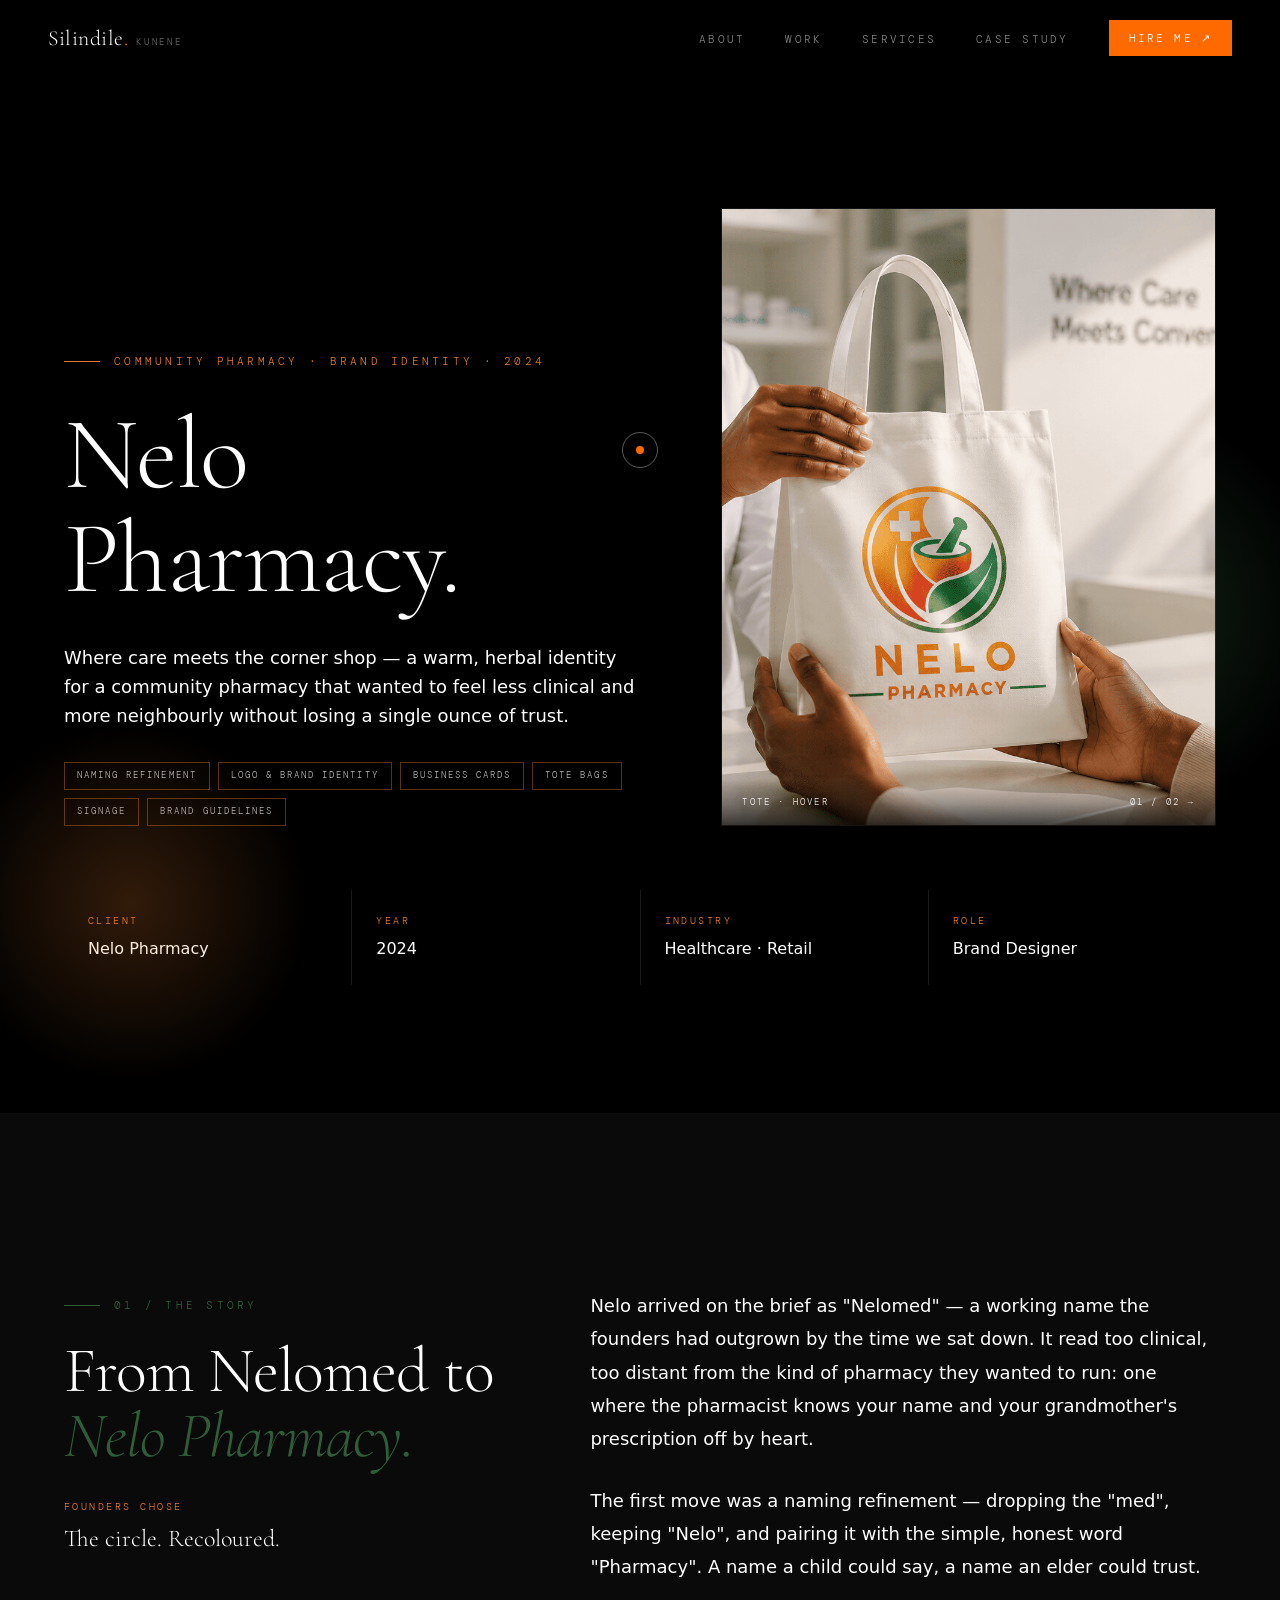
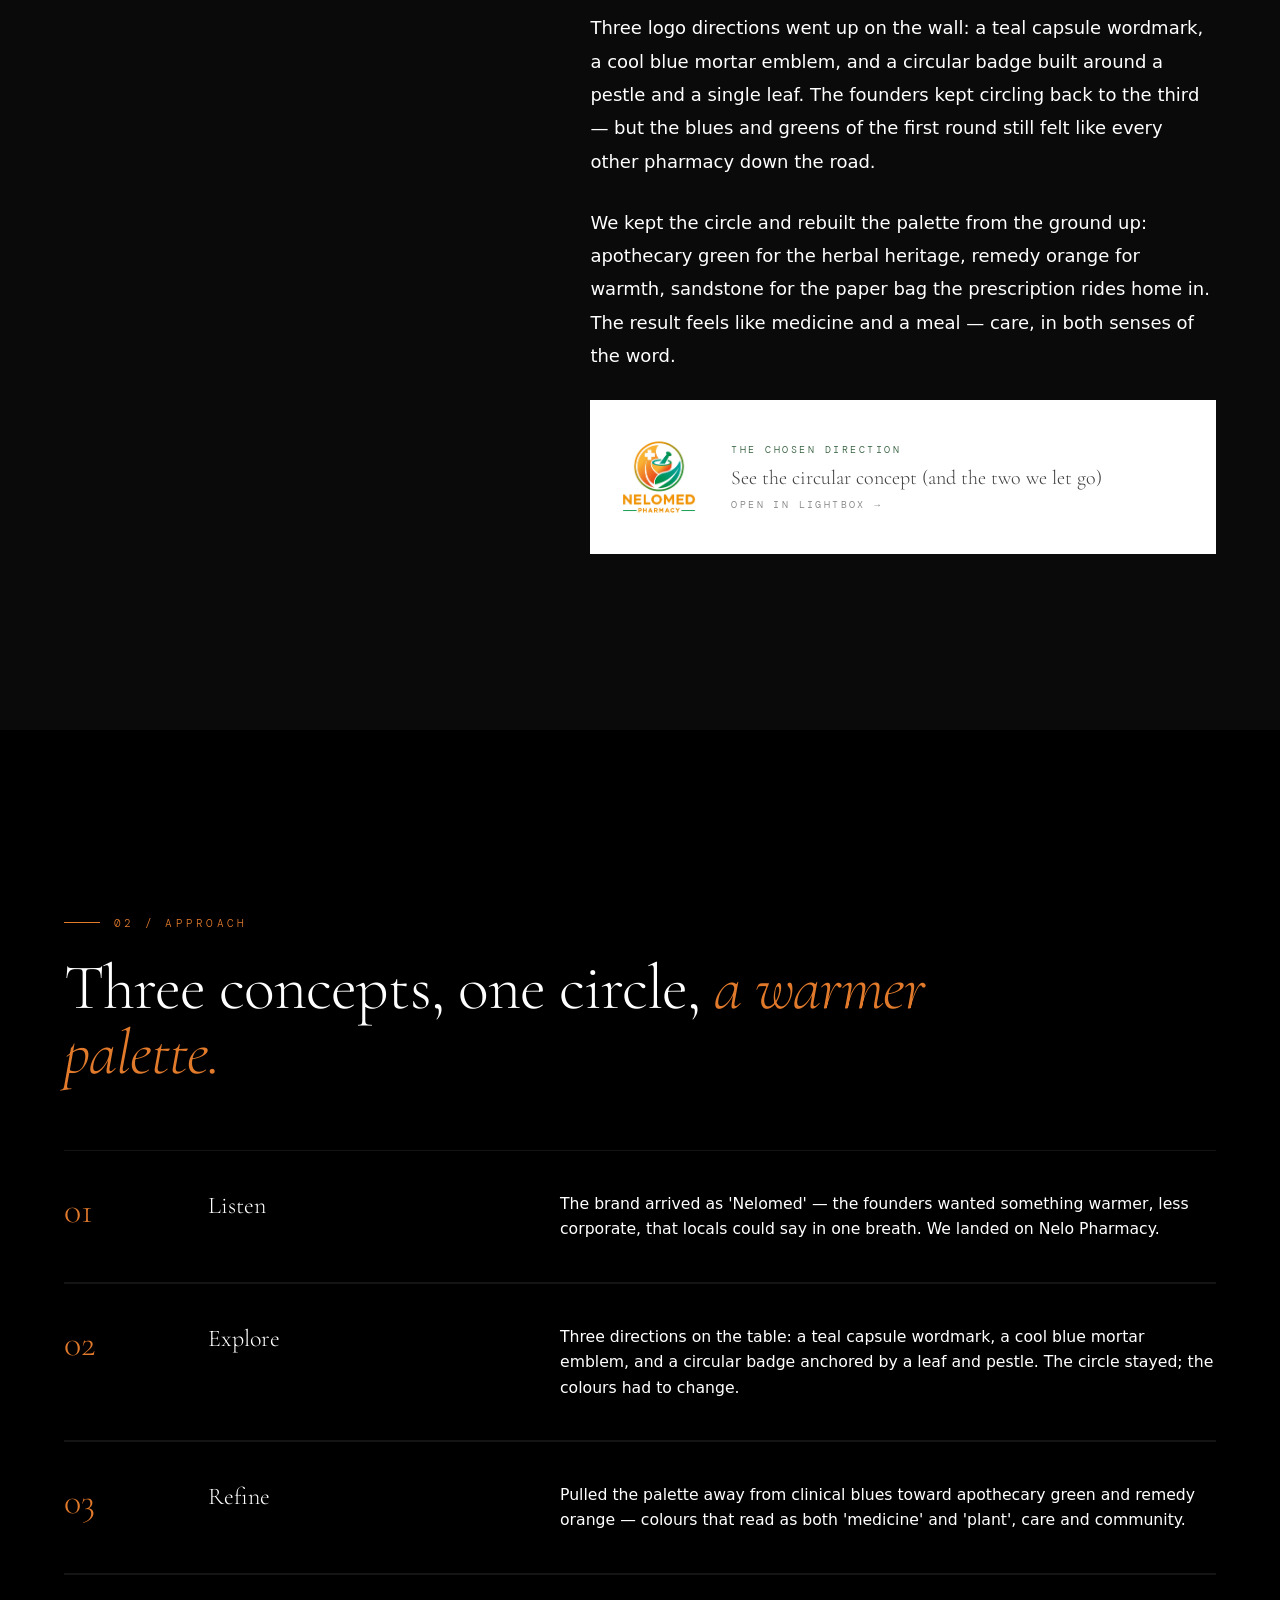
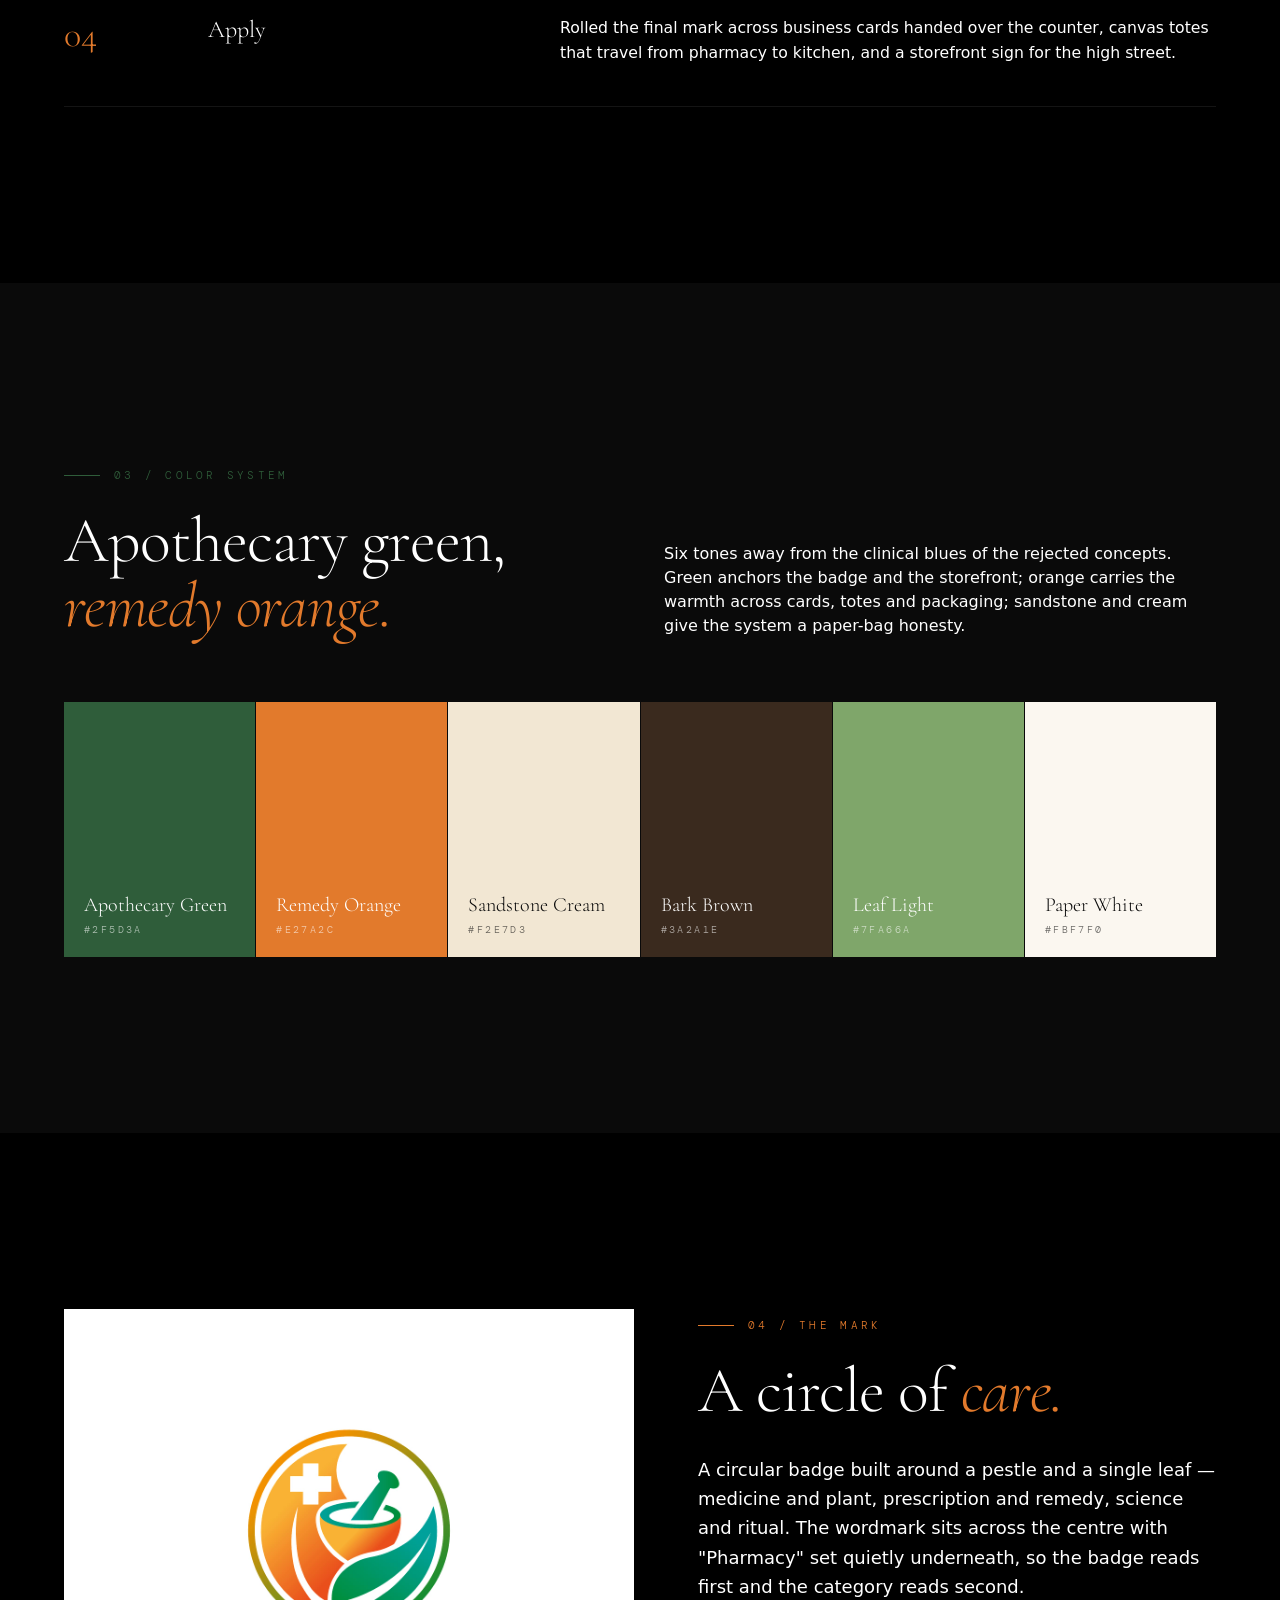
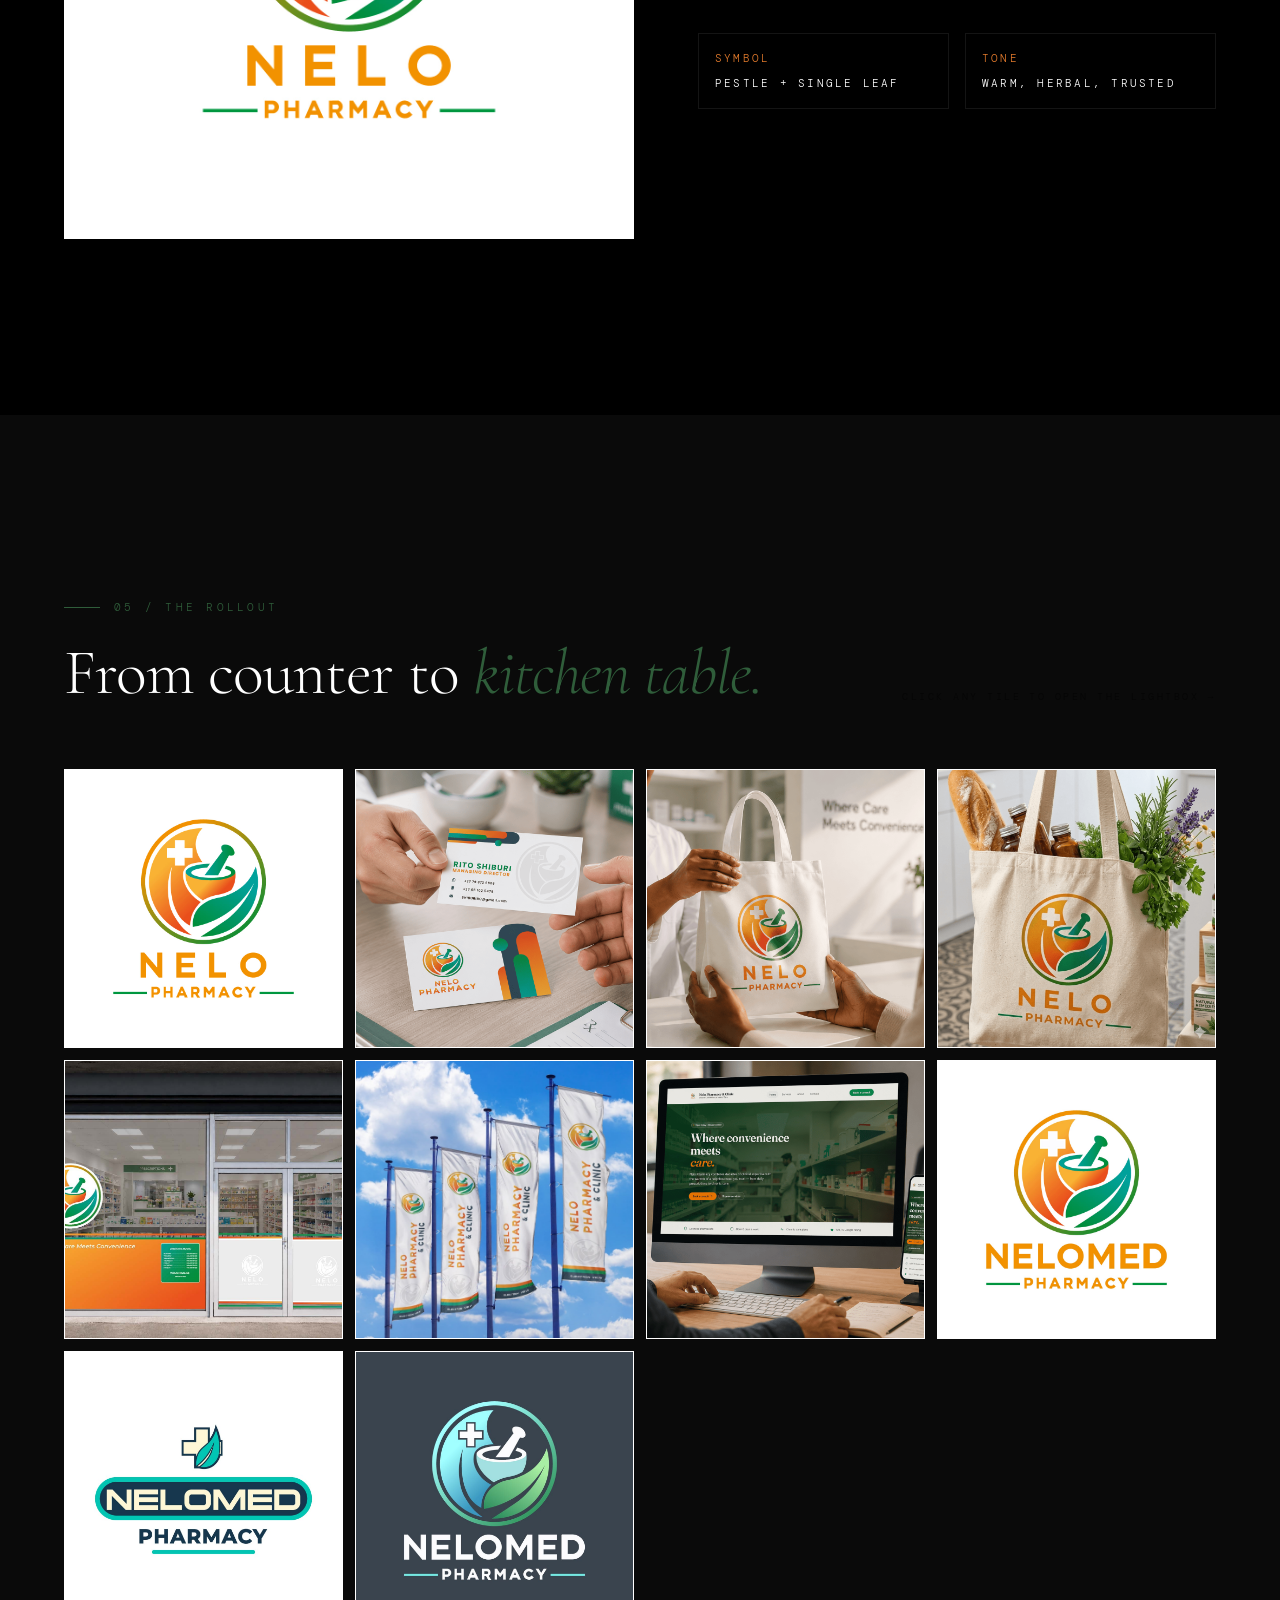
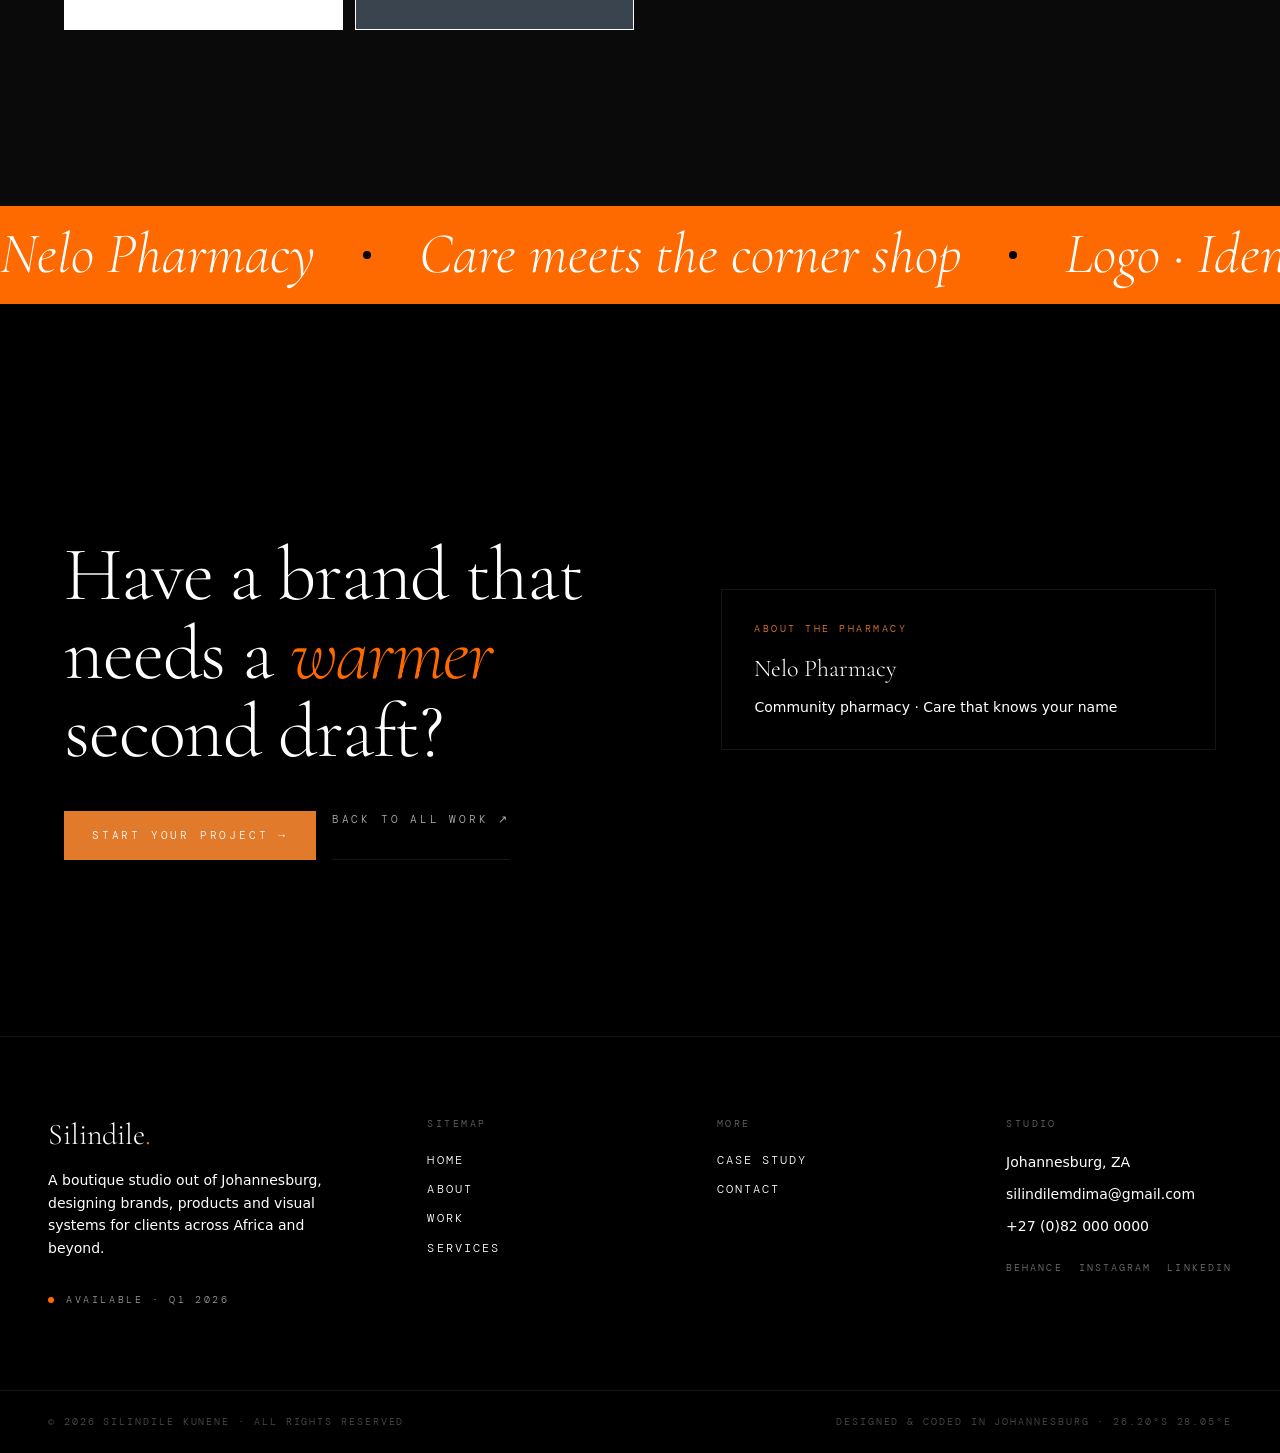
<file: case-study-nelo.html>
<!DOCTYPE html><html lang="en" data-tsd-source="/src/routes/__root.tsx:108:5" class="cursor-on"><head data-tsd-source="/src/routes/__root.tsx:109:7"><meta charset="utf-8"><meta name="viewport" content="width=device-width, initial-scale=1"><link rel="preload" as="image" href="assets/images/nelo-pharmacy-handover-tote.png"><link rel="preload" as="image" href="assets/images/nelo-pharmacy-tote-kitchen.png"><link rel="stylesheet" href="https://fonts.googleapis.com/css2?family=Cormorant+Garamond:ital,wght@0,300;0,400;0,500;0,600;1,300;1,400;1,600&amp;family=DM+Mono:wght@300;400;500&amp;display=swap" data-precedence="default"><link rel="stylesheet" href="https://api.fontshare.com/v2/css?f[]=cabinet-grotesk@300,400,500,700,800,900&amp;display=swap" data-precedence="default"><link rel="stylesheet" href="assets/styles.css"><title>Nelo Pharmacy — Case Study · Silindile Kunene</title><meta name="author" content="Silindile Kunene"><meta name="theme-color" content="#000000"><meta name="format-detection" content="telephone=no"><meta property="og:site_name" content="Silindile Kunene"><meta property="og:locale" content="en_ZA"><meta name="twitter:card" content="summary_large_image"><meta name="twitter:title" content="Silindile Kunene — Graphic Designer &amp; Creative Director"><meta name="twitter:description" content="Brand identity, web design, creative direction. Johannesburg-based studio working with premium brands across Africa and globally."><meta name="description" content="From Nelomed to Nelo Pharmacy — a community pharmacy brand identity built on a warm orange-and-green circular mark that balances clinical trust with herbal warmth. Logo, collateral, totes and signage."><meta property="og:title" content="Nelo Pharmacy — Case Study"><meta property="og:description" content="A community pharmacy brand identity balancing clinical trust with herbal warmth."><meta property="og:type" content="article"><meta property="og:url" content="https://radiant-refine-joy.lovable.app/case-study-nelo"><meta property="og:image" content="assets/images/nelo-pharmacy-final-logo.jpg"><meta name="twitter:image" content="assets/images/nelo-pharmacy-final-logo.jpg"><link rel="icon" href="/favicon.ico"><link rel="preconnect" href="https://fonts.googleapis.com"><link rel="preconnect" href="https://fonts.gstatic.com" crossorigin="anonymous"><link rel="preconnect" href="https://api.fontshare.com"><link rel="canonical" href="https://radiant-refine-joy.lovable.app/case-study-nelo"><script type="application/ld+json">{"@context":"https://schema.org","@type":"Person","name":"Silindile Kunene","jobTitle":"Graphic Designer & Creative Director","url":"https://radiant-refine-joy.lovable.app","address":{"@type":"PostalAddress","addressLocality":"Johannesburg","addressCountry":"ZA"},"sameAs":["https://www.behance.net/silindilekunene"]}</script><link rel="stylesheet" href="assets/styles.css"></head><body class="bg-ink text-bone case-study-page" data-tsd-source="/src/routes/__root.tsx:112:7"><style data-tsd-source="/src/components/site/Cursor.tsx:65:7">
        .cursor-on, .cursor-on * { cursor: none !important; }
        @media (max-width: 1023px), (pointer: coarse) {
          .cursor-on, .cursor-on * { cursor: auto !important; }
        }
        .cursor-dot, .cursor-ring {
          position: fixed; top: 0; left: 0; pointer-events: none; z-index: 9999;
          transition: width .3s var(--ease-editorial), height .3s var(--ease-editorial), background-color .3s, border-color .3s;
        }
        .cursor-dot { width: 8px; height: 8px; background: var(--color-gold); border-radius: 999px; mix-blend-mode: difference; }
        .cursor-ring { width: 36px; height: 36px; border: 1px solid rgba(255,255,255,0.35); border-radius: 999px; }
        body.cursor-hover .cursor-dot { width: 56px; height: 56px; background: rgba(255,106,0,0.15); }
        body.cursor-hover .cursor-ring { width: 56px; height: 56px; border-color: var(--color-gold); }
      </style><div class="cursor-dot" aria-hidden="true" data-tsd-source="/src/components/site/Cursor.tsx:79:7"></div><div class="cursor-ring" aria-hidden="true" data-tsd-source="/src/components/site/Cursor.tsx:80:7" style="transform: translate3d(720px, 900px, 0px) translate(-50%, -50%);"></div><nav class="fixed inset-x-0 top-0 z-50 flex items-center justify-between px-6 py-5 transition-all duration-500 md:px-12 bg-transparent" data-tsd-source="/src/components/site/Nav.tsx:27:7"><a data-tsd-source="/src/components/site/Nav.tsx:34:9" href="index.html" class="flex items-baseline gap-2 text-bone"><span class="font-display text-[1.35rem] tracking-wide" data-tsd-source="/src/components/site/Nav.tsx:35:11">Silindile<span class="text-gold" data-tsd-source="/src/components/site/Nav.tsx:36:22">.</span></span><span class="hidden font-mono text-[0.55rem] uppercase tracking-[0.3em] text-white/40 md:inline" data-tsd-source="/src/components/site/Nav.tsx:38:11">Kunene</span></a><ul class="hidden items-center gap-10 md:flex" data-tsd-source="/src/components/site/Nav.tsx:43:9"><li data-tsd-source="/src/components/site/Nav.tsx:47:15"><a data-tsd-source="/src/components/site/Nav.tsx:48:17" href="about.html" class="relative font-mono text-[0.7rem] uppercase tracking-[0.2em] transition-colors text-white/50 hover:text-bone">About<span class="absolute -bottom-1 left-0 h-px bg-gold transition-all duration-500 w-0 group-hover:w-full" data-tsd-source="/src/components/site/Nav.tsx:55:19"></span></a></li><li data-tsd-source="/src/components/site/Nav.tsx:47:15"><a data-tsd-source="/src/components/site/Nav.tsx:48:17" href="work.html" class="relative font-mono text-[0.7rem] uppercase tracking-[0.2em] transition-colors text-white/50 hover:text-bone">Work<span class="absolute -bottom-1 left-0 h-px bg-gold transition-all duration-500 w-0 group-hover:w-full" data-tsd-source="/src/components/site/Nav.tsx:55:19"></span></a></li><li data-tsd-source="/src/components/site/Nav.tsx:47:15"><a data-tsd-source="/src/components/site/Nav.tsx:48:17" href="services.html" class="relative font-mono text-[0.7rem] uppercase tracking-[0.2em] transition-colors text-white/50 hover:text-bone">Services<span class="absolute -bottom-1 left-0 h-px bg-gold transition-all duration-500 w-0 group-hover:w-full" data-tsd-source="/src/components/site/Nav.tsx:55:19"></span></a></li><li data-tsd-source="/src/components/site/Nav.tsx:47:15"><a data-tsd-source="/src/components/site/Nav.tsx:48:17" href="case-study.html" class="relative font-mono text-[0.7rem] uppercase tracking-[0.2em] transition-colors text-white/50 hover:text-bone">Case Study<span class="absolute -bottom-1 left-0 h-px bg-gold transition-all duration-500 w-0 group-hover:w-full" data-tsd-source="/src/components/site/Nav.tsx:55:19"></span></a></li><li data-tsd-source="/src/components/site/Nav.tsx:64:11"><a data-tsd-source="/src/components/site/Nav.tsx:65:13" href="contact.html" class="group inline-flex items-center gap-2 bg-gold px-5 py-2.5 font-mono text-[0.68rem] uppercase tracking-[0.2em] text-ink transition-colors hover:bg-bone">Hire Me<span class="transition-transform group-hover:translate-x-0.5" data-tsd-source="/src/components/site/Nav.tsx:70:15">↗</span></a></li></ul><button aria-label="Toggle navigation" class="relative z-50 flex h-10 w-10 flex-col items-center justify-center gap-[5px] md:hidden" data-tsd-source="/src/components/site/Nav.tsx:75:9"><span class="block h-[1.5px] w-7 bg-bone transition-transform " data-tsd-source="/src/components/site/Nav.tsx:80:11"></span><span class="block h-[1.5px] w-7 bg-bone transition-opacity " data-tsd-source="/src/components/site/Nav.tsx:83:11"></span><span class="block h-[1.5px] w-7 bg-bone transition-transform " data-tsd-source="/src/components/site/Nav.tsx:86:11"></span></button></nav><div class="fixed inset-0 z-40 flex flex-col items-center justify-center gap-10 bg-ink transition-all duration-500 md:hidden pointer-events-none opacity-0" data-tsd-source="/src/components/site/Nav.tsx:93:7"><a data-tsd-source="/src/components/site/Nav.tsx:99:11" href="index.html" class="font-display text-4xl font-light tracking-tight text-bone transition-colors hover:text-gold">Home</a><a data-tsd-source="/src/components/site/Nav.tsx:99:11" href="about.html" class="font-display text-4xl font-light tracking-tight text-bone transition-colors hover:text-gold">About</a><a data-tsd-source="/src/components/site/Nav.tsx:99:11" href="work.html" class="font-display text-4xl font-light tracking-tight text-bone transition-colors hover:text-gold">Work</a><a data-tsd-source="/src/components/site/Nav.tsx:99:11" href="services.html" class="font-display text-4xl font-light tracking-tight text-bone transition-colors hover:text-gold">Services</a><a data-tsd-source="/src/components/site/Nav.tsx:99:11" href="case-study.html" class="font-display text-4xl font-light tracking-tight text-bone transition-colors hover:text-gold">Case Study</a><a data-tsd-source="/src/components/site/Nav.tsx:99:11" href="contact.html" class="font-display text-4xl font-light tracking-tight text-bone transition-colors hover:text-gold">Contact</a><div class="absolute bottom-12 font-mono text-[0.6rem] uppercase tracking-[0.3em] text-white/30" data-tsd-source="/src/components/site/Nav.tsx:107:9">Johannesburg · ZA</div></div><main class="min-h-screen" data-tsd-source="/src/routes/__root.tsx:127:7"><!--$--><section class="relative overflow-hidden bg-ink px-6 pb-24 pt-40 md:px-16 md:pb-32 md:pt-52" data-tsd-source="/src/routes/case-study-nelo.tsx:87:7"><div class="pointer-events-none absolute -right-20 top-1/3 h-[480px] w-[480px] rounded-full bg-[radial-gradient(circle,rgba(47,93,58,0.4),transparent_60%)]" data-tsd-source="/src/routes/case-study-nelo.tsx:88:9"></div><div class="pointer-events-none absolute -left-20 bottom-0 h-[420px] w-[420px] rounded-full bg-[radial-gradient(circle,rgba(226,122,44,0.22),transparent_60%)]" data-tsd-source="/src/routes/case-study-nelo.tsx:89:9"></div><div class="mx-auto grid max-w-[1400px] items-end gap-16 md:grid-cols-[1.2fr_1fr]" data-tsd-source="/src/routes/case-study-nelo.tsx:91:9"><div data-tsd-source="/src/routes/case-study-nelo.tsx:92:11"><div data-tsd-source="/src/components/site/Reveal.tsx:22:5" style="opacity: 1; transform: none;"><span class="eyebrow eyebrow-rule" style="color:#E27A2C" data-tsd-source="/src/routes/case-study-nelo.tsx:94:15">Community pharmacy · Brand identity · 2024</span></div><h1 class="serif-display mt-8 text-[clamp(3rem,8vw,8rem)]" data-tsd-source="/src/components/site/Reveal.tsx:47:5"><span class="inline-block will-change-transform " data-tsd-source="/src/components/site/Reveal.tsx:57:11" style="opacity: 1; filter: blur(0px); transform: none;">Nelo<!-- -->&nbsp;</span><span class="inline-block will-change-transform " data-tsd-source="/src/components/site/Reveal.tsx:57:11" style="opacity: 1; filter: blur(0px); transform: none;">Pharmacy.</span></h1><div data-tsd-source="/src/components/site/Reveal.tsx:22:5" style="opacity: 1; transform: none;"><p class="mt-8 max-w-xl text-lg leading-relaxed text-white/70" data-tsd-source="/src/routes/case-study-nelo.tsx:104:15">Where care meets the corner shop — a warm, herbal identity for a community pharmacy that wanted to feel less clinical and more neighbourly without losing a single ounce of trust.</p></div><div data-tsd-source="/src/components/site/Reveal.tsx:22:5" style="opacity: 1; transform: none;"><div class="mt-8 flex flex-wrap gap-2" data-tsd-source="/src/routes/case-study-nelo.tsx:111:15"><span class="border px-3 py-1.5 font-mono text-[0.58rem] uppercase tracking-[0.22em] text-white/70" style="border-color:rgba(226,122,44,0.4)" data-tsd-source="/src/routes/case-study-nelo.tsx:113:19">Naming Refinement</span><span class="border px-3 py-1.5 font-mono text-[0.58rem] uppercase tracking-[0.22em] text-white/70" style="border-color:rgba(226,122,44,0.4)" data-tsd-source="/src/routes/case-study-nelo.tsx:113:19">Logo &amp; Brand Identity</span><span class="border px-3 py-1.5 font-mono text-[0.58rem] uppercase tracking-[0.22em] text-white/70" style="border-color:rgba(226,122,44,0.4)" data-tsd-source="/src/routes/case-study-nelo.tsx:113:19">Business Cards</span><span class="border px-3 py-1.5 font-mono text-[0.58rem] uppercase tracking-[0.22em] text-white/70" style="border-color:rgba(226,122,44,0.4)" data-tsd-source="/src/routes/case-study-nelo.tsx:113:19">Tote Bags</span><span class="border px-3 py-1.5 font-mono text-[0.58rem] uppercase tracking-[0.22em] text-white/70" style="border-color:rgba(226,122,44,0.4)" data-tsd-source="/src/routes/case-study-nelo.tsx:113:19">Signage</span><span class="border px-3 py-1.5 font-mono text-[0.58rem] uppercase tracking-[0.22em] text-white/70" style="border-color:rgba(226,122,44,0.4)" data-tsd-source="/src/routes/case-study-nelo.tsx:113:19">Brand Guidelines</span></div></div></div><div data-tsd-source="/src/components/site/Reveal.tsx:22:5" style="opacity: 1; transform: none;"><button type="button" aria-label="Open Nelo Pharmacy tote photos in lightbox" class="group relative block aspect-[4/5] w-full overflow-hidden border border-white/10" data-tsd-source="/src/routes/case-study-nelo.tsx:127:13"><img src="assets/images/nelo-pharmacy-handover-tote.png" alt="Nelo Pharmacy branded tote — handover view" class="absolute inset-0 h-full w-full object-cover transition-opacity duration-500 opacity-100" loading="eager" data-tsd-source="/src/routes/case-study-nelo.tsx:137:15"><img src="assets/images/nelo-pharmacy-tote-kitchen.png" alt="Nelo Pharmacy tote at home in the kitchen" class="absolute inset-0 h-full w-full object-cover transition-opacity duration-500 opacity-0" loading="eager" data-tsd-source="/src/routes/case-study-nelo.tsx:143:15"><div class="absolute inset-x-0 bottom-0 flex items-center justify-between bg-gradient-to-t from-black/70 via-black/30 to-transparent px-5 py-4 font-mono text-[0.55rem] uppercase tracking-[0.25em] text-white/90" data-tsd-source="/src/routes/case-study-nelo.tsx:149:15"><span data-tsd-source="/src/routes/case-study-nelo.tsx:150:17">Tote · Hover</span><span data-tsd-source="/src/routes/case-study-nelo.tsx:151:17">01 / 02<!-- --> →</span></div></button></div></div><div class="mx-auto mt-16 grid max-w-[1400px] gap-px bg-white/10 sm:grid-cols-4" data-tsd-source="/src/routes/case-study-nelo.tsx:157:9"><div class="bg-ink px-6 py-6" data-tsd-source="/src/routes/case-study-nelo.tsx:164:13"><div class="mono-label" style="color:#E27A2C" data-tsd-source="/src/routes/case-study-nelo.tsx:165:15">Client</div><div class="mt-2 text-bone" data-tsd-source="/src/routes/case-study-nelo.tsx:166:15">Nelo Pharmacy</div></div><div class="bg-ink px-6 py-6" data-tsd-source="/src/routes/case-study-nelo.tsx:164:13"><div class="mono-label" style="color:#E27A2C" data-tsd-source="/src/routes/case-study-nelo.tsx:165:15">Year</div><div class="mt-2 text-bone" data-tsd-source="/src/routes/case-study-nelo.tsx:166:15">2024</div></div><div class="bg-ink px-6 py-6" data-tsd-source="/src/routes/case-study-nelo.tsx:164:13"><div class="mono-label" style="color:#E27A2C" data-tsd-source="/src/routes/case-study-nelo.tsx:165:15">Industry</div><div class="mt-2 text-bone" data-tsd-source="/src/routes/case-study-nelo.tsx:166:15">Healthcare · Retail</div></div><div class="bg-ink px-6 py-6" data-tsd-source="/src/routes/case-study-nelo.tsx:164:13"><div class="mono-label" style="color:#E27A2C" data-tsd-source="/src/routes/case-study-nelo.tsx:165:15">Role</div><div class="mt-2 text-bone" data-tsd-source="/src/routes/case-study-nelo.tsx:166:15">Brand Designer</div></div></div></section><section class="bg-paper px-6 py-32 md:px-16 md:py-44" data-tsd-source="/src/routes/case-study-nelo.tsx:173:7"><div class="mx-auto grid max-w-[1400px] gap-16 md:grid-cols-[0.85fr_1.15fr]" data-tsd-source="/src/routes/case-study-nelo.tsx:174:9"><div data-tsd-source="/src/components/site/Reveal.tsx:22:5" style="opacity: 1; transform: none;"><div class="md:sticky md:top-32" data-tsd-source="/src/routes/case-study-nelo.tsx:176:13"><span class="eyebrow eyebrow-rule" style="color:#2F5D3A" data-tsd-source="/src/routes/case-study-nelo.tsx:177:15">01 / The story</span><h2 class="serif-display mt-6 text-[clamp(2.4rem,5vw,4.5rem)]" data-tsd-source="/src/routes/case-study-nelo.tsx:180:15">From Nelomed to<!-- --> <span class="italic" style="color:#2F5D3A" data-tsd-source="/src/routes/case-study-nelo.tsx:182:17">Nelo Pharmacy.</span></h2><div class="mt-8 hidden md:block" data-tsd-source="/src/routes/case-study-nelo.tsx:184:15"><div class="mono-label" style="color:#E27A2C" data-tsd-source="/src/routes/case-study-nelo.tsx:185:17">Founders chose</div><div class="mt-2 font-display text-2xl font-light" data-tsd-source="/src/routes/case-study-nelo.tsx:186:17">The circle. Recoloured.</div></div></div></div><div class="space-y-7 text-lg leading-[1.85] text-ink/75" data-tsd-source="/src/routes/case-study-nelo.tsx:191:11"><div data-tsd-source="/src/components/site/Reveal.tsx:22:5" style="opacity: 1; transform: none;"><p data-tsd-source="/src/routes/case-study-nelo.tsx:193:15">Nelo arrived on the brief as "Nelomed" — a working name the founders had outgrown by the time we sat down. It read too clinical, too distant from the kind of pharmacy they wanted to run: one where the pharmacist knows your name and your grandmother's prescription off by heart.</p></div><div data-tsd-source="/src/components/site/Reveal.tsx:22:5" style="opacity: 1; transform: none;"><p data-tsd-source="/src/routes/case-study-nelo.tsx:202:15">The first move was a naming refinement — dropping the "med", keeping "Nelo", and pairing it with the simple, honest word "Pharmacy". A name a child could say, a name an elder could trust.</p></div><div data-tsd-source="/src/components/site/Reveal.tsx:22:5" style="opacity: 1; transform: none;"><p data-tsd-source="/src/routes/case-study-nelo.tsx:210:15">Three logo directions went up on the wall: a teal capsule wordmark, a cool blue mortar emblem, and a circular badge built around a pestle and a single leaf. The founders kept circling back to the third — but the blues and greens of the first round still felt like every other pharmacy down the road.</p></div><div data-tsd-source="/src/components/site/Reveal.tsx:22:5" style="opacity:0;transform:translateY(36px)"><p data-tsd-source="/src/routes/case-study-nelo.tsx:219:15">We kept the circle and rebuilt the palette from the ground up: apothecary green for the herbal heritage, remedy orange for warmth, sandstone for the paper bag the prescription rides home in. The result feels like medicine and a meal — care, in both senses of the word.</p></div><div data-tsd-source="/src/components/site/Reveal.tsx:22:5" style="opacity:0;transform:translateY(36px)"><button type="button" class="group mt-6 grid w-full grid-cols-[auto_1fr] items-center gap-6 border border-ink/15 bg-white p-5 text-left transition-all hover:border-ink/40 hover:shadow-lg" data-tsd-source="/src/routes/case-study-nelo.tsx:230:15"><div class="relative h-28 w-24 overflow-hidden border border-ink/10 bg-white" data-tsd-source="/src/routes/case-study-nelo.tsx:235:17"><img loading="lazy" decoding="async" src="assets/images/nelo-pharmacy-concept-03-amended.jpg" alt="Chosen circular concept preview" class="h-full w-full object-cover transition-transform duration-500 group-hover:scale-105" data-tsd-source="/src/routes/case-study-nelo.tsx:236:19"></div><div data-tsd-source="/src/routes/case-study-nelo.tsx:242:17"><div class="mono-label" style="color:#2F5D3A" data-tsd-source="/src/routes/case-study-nelo.tsx:243:19">The chosen direction</div><div class="mt-1 font-display text-xl font-light" data-tsd-source="/src/routes/case-study-nelo.tsx:244:19">See the circular concept (and the two we let go)</div><div class="mt-1 font-mono text-[0.6rem] uppercase tracking-[0.25em] text-ink/50" data-tsd-source="/src/routes/case-study-nelo.tsx:247:19">Open in lightbox →</div></div></button></div></div></div></section><section class="bg-ink px-6 py-32 md:px-16 md:py-44" data-tsd-source="/src/routes/case-study-nelo.tsx:258:7"><div class="mx-auto max-w-[1400px]" data-tsd-source="/src/routes/case-study-nelo.tsx:259:9"><div data-tsd-source="/src/components/site/Reveal.tsx:22:5" style="opacity:0;transform:translateY(36px)"><span class="eyebrow eyebrow-rule" style="color:#E27A2C" data-tsd-source="/src/routes/case-study-nelo.tsx:261:13">02 / Approach</span><h2 class="serif-display mt-6 max-w-4xl text-[clamp(2.4rem,5vw,4.5rem)]" data-tsd-source="/src/routes/case-study-nelo.tsx:264:13">Three concepts, one circle,<!-- --> <span class="italic" style="color:#E27A2C" data-tsd-source="/src/routes/case-study-nelo.tsx:266:15">a warmer palette.</span></h2></div><div class="mt-16" data-tsd-source="/src/routes/case-study-nelo.tsx:272:11"><div data-tsd-source="/src/components/site/Reveal.tsx:22:5" style="opacity:0;transform:translateY(36px)"><article class="group grid grid-cols-1 items-start gap-6 border-t border-white/10 py-10 transition-colors last:border-b md:grid-cols-[120px_1fr_2fr]" data-tsd-source="/src/routes/case-study-nelo.tsx:275:17"><div class="font-display text-4xl font-light" style="color:#E27A2C" data-tsd-source="/src/routes/case-study-nelo.tsx:276:19">01</div><h3 class="font-display text-2xl font-light leading-tight transition-colors" data-tsd-source="/src/routes/case-study-nelo.tsx:279:19">Listen</h3><p class="max-w-2xl text-[0.98rem] leading-relaxed text-white/65" data-tsd-source="/src/routes/case-study-nelo.tsx:282:19">The brand arrived as 'Nelomed' — the founders wanted something warmer, less corporate, that locals could say in one breath. We landed on Nelo Pharmacy.</p></article></div><div data-tsd-source="/src/components/site/Reveal.tsx:22:5" style="opacity:0;transform:translateY(36px)"><article class="group grid grid-cols-1 items-start gap-6 border-t border-white/10 py-10 transition-colors last:border-b md:grid-cols-[120px_1fr_2fr]" data-tsd-source="/src/routes/case-study-nelo.tsx:275:17"><div class="font-display text-4xl font-light" style="color:#E27A2C" data-tsd-source="/src/routes/case-study-nelo.tsx:276:19">02</div><h3 class="font-display text-2xl font-light leading-tight transition-colors" data-tsd-source="/src/routes/case-study-nelo.tsx:279:19">Explore</h3><p class="max-w-2xl text-[0.98rem] leading-relaxed text-white/65" data-tsd-source="/src/routes/case-study-nelo.tsx:282:19">Three directions on the table: a teal capsule wordmark, a cool blue mortar emblem, and a circular badge anchored by a leaf and pestle. The circle stayed; the colours had to change.</p></article></div><div data-tsd-source="/src/components/site/Reveal.tsx:22:5" style="opacity:0;transform:translateY(36px)"><article class="group grid grid-cols-1 items-start gap-6 border-t border-white/10 py-10 transition-colors last:border-b md:grid-cols-[120px_1fr_2fr]" data-tsd-source="/src/routes/case-study-nelo.tsx:275:17"><div class="font-display text-4xl font-light" style="color:#E27A2C" data-tsd-source="/src/routes/case-study-nelo.tsx:276:19">03</div><h3 class="font-display text-2xl font-light leading-tight transition-colors" data-tsd-source="/src/routes/case-study-nelo.tsx:279:19">Refine</h3><p class="max-w-2xl text-[0.98rem] leading-relaxed text-white/65" data-tsd-source="/src/routes/case-study-nelo.tsx:282:19">Pulled the palette away from clinical blues toward apothecary green and remedy orange — colours that read as both 'medicine' and 'plant', care and community.</p></article></div><div data-tsd-source="/src/components/site/Reveal.tsx:22:5" style="opacity:0;transform:translateY(36px)"><article class="group grid grid-cols-1 items-start gap-6 border-t border-white/10 py-10 transition-colors last:border-b md:grid-cols-[120px_1fr_2fr]" data-tsd-source="/src/routes/case-study-nelo.tsx:275:17"><div class="font-display text-4xl font-light" style="color:#E27A2C" data-tsd-source="/src/routes/case-study-nelo.tsx:276:19">04</div><h3 class="font-display text-2xl font-light leading-tight transition-colors" data-tsd-source="/src/routes/case-study-nelo.tsx:279:19">Apply</h3><p class="max-w-2xl text-[0.98rem] leading-relaxed text-white/65" data-tsd-source="/src/routes/case-study-nelo.tsx:282:19">Rolled the final mark across business cards handed over the counter, canvas totes that travel from pharmacy to kitchen, and a storefront sign for the high street.</p></article></div></div></div></section><section class="bg-paper px-6 py-32 md:px-16 md:py-44" data-tsd-source="/src/routes/case-study-nelo.tsx:293:7"><div class="mx-auto max-w-[1400px]" data-tsd-source="/src/routes/case-study-nelo.tsx:294:9"><div data-tsd-source="/src/components/site/Reveal.tsx:22:5" style="opacity:0;transform:translateY(36px)"><div class="grid items-end gap-12 md:grid-cols-[1fr_1fr]" data-tsd-source="/src/routes/case-study-nelo.tsx:296:13"><div data-tsd-source="/src/routes/case-study-nelo.tsx:297:15"><span class="eyebrow eyebrow-rule" style="color:#2F5D3A" data-tsd-source="/src/routes/case-study-nelo.tsx:298:17">03 / Color system</span><h2 class="serif-display mt-6 text-[clamp(2.4rem,5vw,4.5rem)]" data-tsd-source="/src/routes/case-study-nelo.tsx:301:17">Apothecary green,<!-- --> <span class="italic" style="color:#E27A2C" data-tsd-source="/src/routes/case-study-nelo.tsx:303:19">remedy orange.</span></h2></div><p class="text-ink/60" data-tsd-source="/src/routes/case-study-nelo.tsx:306:15">Six tones away from the clinical blues of the rejected concepts. Green anchors the badge and the storefront; orange carries the warmth across cards, totes and packaging; sandstone and cream give the system a paper-bag honesty.</p></div></div><div class="mt-16 grid gap-px bg-ink/10 sm:grid-cols-2 md:grid-cols-3 lg:grid-cols-6" data-tsd-source="/src/routes/case-study-nelo.tsx:315:11"><div data-tsd-source="/src/components/site/Reveal.tsx:22:5" style="opacity:0;transform:translateY(36px)"><div class="relative flex aspect-[3/4] flex-col justify-end p-5" style="background:#2F5D3A" data-tsd-source="/src/routes/case-study-nelo.tsx:318:17"><div class="font-display text-xl font-light" style="color:#fff" data-tsd-source="/src/routes/case-study-nelo.tsx:322:19">Apothecary Green</div><div class="mt-1 font-mono text-[0.6rem] uppercase tracking-[0.25em]" style="color:#ffffff99" data-tsd-source="/src/routes/case-study-nelo.tsx:325:19">#2F5D3A</div></div></div><div data-tsd-source="/src/components/site/Reveal.tsx:22:5" style="opacity:0;transform:translateY(36px)"><div class="relative flex aspect-[3/4] flex-col justify-end p-5" style="background:#E27A2C" data-tsd-source="/src/routes/case-study-nelo.tsx:318:17"><div class="font-display text-xl font-light" style="color:#fff" data-tsd-source="/src/routes/case-study-nelo.tsx:322:19">Remedy Orange</div><div class="mt-1 font-mono text-[0.6rem] uppercase tracking-[0.25em]" style="color:#ffffff99" data-tsd-source="/src/routes/case-study-nelo.tsx:325:19">#E27A2C</div></div></div><div data-tsd-source="/src/components/site/Reveal.tsx:22:5" style="opacity:0;transform:translateY(36px)"><div class="relative flex aspect-[3/4] flex-col justify-end p-5" style="background:#F2E7D3" data-tsd-source="/src/routes/case-study-nelo.tsx:318:17"><div class="font-display text-xl font-light" style="color:#0a0a0a" data-tsd-source="/src/routes/case-study-nelo.tsx:322:19">Sandstone Cream</div><div class="mt-1 font-mono text-[0.6rem] uppercase tracking-[0.25em]" style="color:#0a0a0a99" data-tsd-source="/src/routes/case-study-nelo.tsx:325:19">#F2E7D3</div></div></div><div data-tsd-source="/src/components/site/Reveal.tsx:22:5" style="opacity:0;transform:translateY(36px)"><div class="relative flex aspect-[3/4] flex-col justify-end p-5" style="background:#3A2A1E" data-tsd-source="/src/routes/case-study-nelo.tsx:318:17"><div class="font-display text-xl font-light" style="color:#fff" data-tsd-source="/src/routes/case-study-nelo.tsx:322:19">Bark Brown</div><div class="mt-1 font-mono text-[0.6rem] uppercase tracking-[0.25em]" style="color:#ffffff99" data-tsd-source="/src/routes/case-study-nelo.tsx:325:19">#3A2A1E</div></div></div><div data-tsd-source="/src/components/site/Reveal.tsx:22:5" style="opacity:0;transform:translateY(36px)"><div class="relative flex aspect-[3/4] flex-col justify-end p-5" style="background:#7FA66A" data-tsd-source="/src/routes/case-study-nelo.tsx:318:17"><div class="font-display text-xl font-light" style="color:#fff" data-tsd-source="/src/routes/case-study-nelo.tsx:322:19">Leaf Light</div><div class="mt-1 font-mono text-[0.6rem] uppercase tracking-[0.25em]" style="color:#ffffff99" data-tsd-source="/src/routes/case-study-nelo.tsx:325:19">#7FA66A</div></div></div><div data-tsd-source="/src/components/site/Reveal.tsx:22:5" style="opacity:0;transform:translateY(36px)"><div class="relative flex aspect-[3/4] flex-col justify-end p-5" style="background:#FBF7F0" data-tsd-source="/src/routes/case-study-nelo.tsx:318:17"><div class="font-display text-xl font-light" style="color:#0a0a0a" data-tsd-source="/src/routes/case-study-nelo.tsx:322:19">Paper White</div><div class="mt-1 font-mono text-[0.6rem] uppercase tracking-[0.25em]" style="color:#0a0a0a99" data-tsd-source="/src/routes/case-study-nelo.tsx:325:19">#FBF7F0</div></div></div></div></div></section><section class="bg-ink px-6 py-32 md:px-16 md:py-44" data-tsd-source="/src/routes/case-study-nelo.tsx:339:7"><div class="mx-auto grid max-w-[1400px] gap-16 md:grid-cols-[1.1fr_1fr]" data-tsd-source="/src/routes/case-study-nelo.tsx:340:9"><div data-tsd-source="/src/components/site/Reveal.tsx:22:5" style="opacity:0;transform:translateY(36px)"><button type="button" class="group block w-full overflow-hidden border border-white/10 bg-white p-10" data-tsd-source="/src/routes/case-study-nelo.tsx:342:13"><img loading="lazy" decoding="async" src="assets/images/nelo-pharmacy-final-logo.jpg" alt="Final Nelo Pharmacy logo" class="mx-auto h-auto w-full max-w-md transition-transform duration-500 group-hover:scale-[1.03]" data-tsd-source="/src/routes/case-study-nelo.tsx:347:15"></button></div><div data-tsd-source="/src/routes/case-study-nelo.tsx:354:11"><div data-tsd-source="/src/components/site/Reveal.tsx:22:5" style="opacity:0;transform:translateY(36px)"><span class="eyebrow eyebrow-rule" style="color:#E27A2C" data-tsd-source="/src/routes/case-study-nelo.tsx:356:15">04 / The mark</span><h2 class="serif-display mt-6 text-[clamp(2.4rem,5vw,4.5rem)]" data-tsd-source="/src/routes/case-study-nelo.tsx:359:15">A circle of<!-- --> <span class="italic" style="color:#E27A2C" data-tsd-source="/src/routes/case-study-nelo.tsx:361:17">care.</span></h2></div><div data-tsd-source="/src/components/site/Reveal.tsx:22:5" style="opacity:0;transform:translateY(36px)"><p class="mt-8 text-lg leading-relaxed text-white/70" data-tsd-source="/src/routes/case-study-nelo.tsx:367:15">A circular badge built around a pestle and a single leaf — medicine and plant, prescription and remedy, science and ritual. The wordmark sits across the centre with "Pharmacy" set quietly underneath, so the badge reads first and the category reads second.</p></div><div data-tsd-source="/src/components/site/Reveal.tsx:22:5" style="opacity:0;transform:translateY(36px)"><div class="mt-8 grid grid-cols-2 gap-4 font-mono text-[0.7rem] uppercase tracking-[0.2em] text-white/65" data-tsd-source="/src/routes/case-study-nelo.tsx:376:15"><div class="border border-white/10 p-4" data-tsd-source="/src/routes/case-study-nelo.tsx:377:17"><div style="color:#E27A2C" data-tsd-source="/src/routes/case-study-nelo.tsx:378:19">Symbol</div><div class="mt-2 text-bone" data-tsd-source="/src/routes/case-study-nelo.tsx:379:19">Pestle + single leaf</div></div><div class="border border-white/10 p-4" data-tsd-source="/src/routes/case-study-nelo.tsx:381:17"><div style="color:#E27A2C" data-tsd-source="/src/routes/case-study-nelo.tsx:382:19">Tone</div><div class="mt-2 text-bone" data-tsd-source="/src/routes/case-study-nelo.tsx:383:19">Warm, herbal, trusted</div></div></div></div></div></div></section><section class="bg-paper px-6 py-32 md:px-16 md:py-44" data-tsd-source="/src/routes/case-study-nelo.tsx:392:7"><div class="mx-auto max-w-[1400px]" data-tsd-source="/src/routes/case-study-nelo.tsx:393:9"><div data-tsd-source="/src/components/site/Reveal.tsx:22:5" style="opacity:0;transform:translateY(36px)"><div class="flex flex-wrap items-end justify-between gap-6" data-tsd-source="/src/routes/case-study-nelo.tsx:395:13"><div data-tsd-source="/src/routes/case-study-nelo.tsx:396:15"><span class="eyebrow eyebrow-rule" style="color:#2F5D3A" data-tsd-source="/src/routes/case-study-nelo.tsx:397:17">05 / The rollout</span><h2 class="serif-display mt-6 max-w-3xl text-[clamp(2.4rem,5vw,4.5rem)]" data-tsd-source="/src/routes/case-study-nelo.tsx:400:17">From counter to<!-- --> <span class="italic" style="color:#2F5D3A" data-tsd-source="/src/routes/case-study-nelo.tsx:402:19">kitchen table.</span></h2></div><div class="mono-label text-ink/50" data-tsd-source="/src/routes/case-study-nelo.tsx:407:15">Click any tile to open the lightbox →</div></div></div><div class="mt-16 grid grid-cols-2 gap-3 md:grid-cols-3 lg:grid-cols-4" data-tsd-source="/src/routes/case-study-nelo.tsx:413:11"><div data-tsd-source="/src/components/site/Reveal.tsx:22:5" style="opacity:0;transform:translateY(36px)"><button type="button" class="group relative block aspect-square w-full overflow-hidden border border-ink/10 bg-white" data-tsd-source="/src/routes/case-study-nelo.tsx:416:17"><img src="assets/images/nelo-pharmacy-final-logo.jpg" alt="Final Nelo Pharmacy circular logo in orange and green" loading="lazy" class="h-full w-full object-cover transition-transform duration-700 ease-out group-hover:scale-110" data-tsd-source="/src/routes/case-study-nelo.tsx:421:19"><div class="absolute inset-0 bg-ink/0 transition-colors duration-300 group-hover:bg-ink/30" data-tsd-source="/src/routes/case-study-nelo.tsx:427:19"></div><div class="absolute inset-x-0 bottom-0 translate-y-2 px-3 py-3 font-mono text-[0.55rem] uppercase tracking-[0.22em] text-white opacity-0 transition-all duration-300 group-hover:translate-y-0 group-hover:opacity-100" data-tsd-source="/src/routes/case-study-nelo.tsx:428:19">Final logo</div><div class="absolute right-2 top-2 flex h-7 w-7 items-center justify-center rounded-full bg-white/90 text-[0.65rem] text-ink opacity-0 transition-opacity group-hover:opacity-100" data-tsd-source="/src/routes/case-study-nelo.tsx:431:19">⤢</div></button></div><div data-tsd-source="/src/components/site/Reveal.tsx:22:5" style="opacity:0;transform:translateY(36px)"><button type="button" class="group relative block aspect-square w-full overflow-hidden border border-ink/10 bg-white" data-tsd-source="/src/routes/case-study-nelo.tsx:416:17"><img src="assets/images/nelo-pharmacy-business-card-handover.png" alt="Nelo Pharmacy business card handover" loading="lazy" class="h-full w-full object-cover transition-transform duration-700 ease-out group-hover:scale-110" data-tsd-source="/src/routes/case-study-nelo.tsx:421:19"><div class="absolute inset-0 bg-ink/0 transition-colors duration-300 group-hover:bg-ink/30" data-tsd-source="/src/routes/case-study-nelo.tsx:427:19"></div><div class="absolute inset-x-0 bottom-0 translate-y-2 px-3 py-3 font-mono text-[0.55rem] uppercase tracking-[0.22em] text-white opacity-0 transition-all duration-300 group-hover:translate-y-0 group-hover:opacity-100" data-tsd-source="/src/routes/case-study-nelo.tsx:428:19">Business cards</div><div class="absolute right-2 top-2 flex h-7 w-7 items-center justify-center rounded-full bg-white/90 text-[0.65rem] text-ink opacity-0 transition-opacity group-hover:opacity-100" data-tsd-source="/src/routes/case-study-nelo.tsx:431:19">⤢</div></button></div><div data-tsd-source="/src/components/site/Reveal.tsx:22:5" style="opacity:0;transform:translateY(36px)"><button type="button" class="group relative block aspect-square w-full overflow-hidden border border-ink/10 bg-white" data-tsd-source="/src/routes/case-study-nelo.tsx:416:17"><img src="assets/images/nelo-pharmacy-handover-tote.png" alt="Nelo Pharmacy branded tote handed over at the pharmacy" loading="lazy" class="h-full w-full object-cover transition-transform duration-700 ease-out group-hover:scale-110" data-tsd-source="/src/routes/case-study-nelo.tsx:421:19"><div class="absolute inset-0 bg-ink/0 transition-colors duration-300 group-hover:bg-ink/30" data-tsd-source="/src/routes/case-study-nelo.tsx:427:19"></div><div class="absolute inset-x-0 bottom-0 translate-y-2 px-3 py-3 font-mono text-[0.55rem] uppercase tracking-[0.22em] text-white opacity-0 transition-all duration-300 group-hover:translate-y-0 group-hover:opacity-100" data-tsd-source="/src/routes/case-study-nelo.tsx:428:19">Tote · Handover</div><div class="absolute right-2 top-2 flex h-7 w-7 items-center justify-center rounded-full bg-white/90 text-[0.65rem] text-ink opacity-0 transition-opacity group-hover:opacity-100" data-tsd-source="/src/routes/case-study-nelo.tsx:431:19">⤢</div></button></div><div data-tsd-source="/src/components/site/Reveal.tsx:22:5" style="opacity:0;transform:translateY(36px)"><button type="button" class="group relative block aspect-square w-full overflow-hidden border border-ink/10 bg-white" data-tsd-source="/src/routes/case-study-nelo.tsx:416:17"><img src="assets/images/nelo-pharmacy-tote-kitchen.png" alt="Nelo Pharmacy canvas tote with bread and herbs in a kitchen" loading="lazy" class="h-full w-full object-cover transition-transform duration-700 ease-out group-hover:scale-110" data-tsd-source="/src/routes/case-study-nelo.tsx:421:19"><div class="absolute inset-0 bg-ink/0 transition-colors duration-300 group-hover:bg-ink/30" data-tsd-source="/src/routes/case-study-nelo.tsx:427:19"></div><div class="absolute inset-x-0 bottom-0 translate-y-2 px-3 py-3 font-mono text-[0.55rem] uppercase tracking-[0.22em] text-white opacity-0 transition-all duration-300 group-hover:translate-y-0 group-hover:opacity-100" data-tsd-source="/src/routes/case-study-nelo.tsx:428:19">Tote · At home</div><div class="absolute right-2 top-2 flex h-7 w-7 items-center justify-center rounded-full bg-white/90 text-[0.65rem] text-ink opacity-0 transition-opacity group-hover:opacity-100" data-tsd-source="/src/routes/case-study-nelo.tsx:431:19">⤢</div></button></div><div data-tsd-source="/src/components/site/Reveal.tsx:22:5" style="opacity:0;transform:translateY(36px)"><button type="button" class="group relative block aspect-square w-full overflow-hidden border border-ink/10 bg-white" data-tsd-source="/src/routes/case-study-nelo.tsx:416:17"><img src="assets/images/nelo-pharmacy-storefront.jpg" alt="Nelo Pharmacy storefront signage" loading="lazy" class="h-full w-full object-cover transition-transform duration-700 ease-out group-hover:scale-110" data-tsd-source="/src/routes/case-study-nelo.tsx:421:19"><div class="absolute inset-0 bg-ink/0 transition-colors duration-300 group-hover:bg-ink/30" data-tsd-source="/src/routes/case-study-nelo.tsx:427:19"></div><div class="absolute inset-x-0 bottom-0 translate-y-2 px-3 py-3 font-mono text-[0.55rem] uppercase tracking-[0.22em] text-white opacity-0 transition-all duration-300 group-hover:translate-y-0 group-hover:opacity-100" data-tsd-source="/src/routes/case-study-nelo.tsx:428:19">Storefront · Signage</div><div class="absolute right-2 top-2 flex h-7 w-7 items-center justify-center rounded-full bg-white/90 text-[0.65rem] text-ink opacity-0 transition-opacity group-hover:opacity-100" data-tsd-source="/src/routes/case-study-nelo.tsx:431:19">⤢</div></button></div><div data-tsd-source="/src/components/site/Reveal.tsx:22:5" style="opacity:0;transform:translateY(36px)"><button type="button" class="group relative block aspect-square w-full overflow-hidden border border-ink/10 bg-white" data-tsd-source="/src/routes/case-study-nelo.tsx:416:17"><img src="assets/images/nelo-pharmacy-flags.jpg" alt="Nelo Pharmacy branded flags outside the pharmacy" loading="lazy" class="h-full w-full object-cover transition-transform duration-700 ease-out group-hover:scale-110" data-tsd-source="/src/routes/case-study-nelo.tsx:421:19"><div class="absolute inset-0 bg-ink/0 transition-colors duration-300 group-hover:bg-ink/30" data-tsd-source="/src/routes/case-study-nelo.tsx:427:19"></div><div class="absolute inset-x-0 bottom-0 translate-y-2 px-3 py-3 font-mono text-[0.55rem] uppercase tracking-[0.22em] text-white opacity-0 transition-all duration-300 group-hover:translate-y-0 group-hover:opacity-100" data-tsd-source="/src/routes/case-study-nelo.tsx:428:19">Flags · Outdoor</div><div class="absolute right-2 top-2 flex h-7 w-7 items-center justify-center rounded-full bg-white/90 text-[0.65rem] text-ink opacity-0 transition-opacity group-hover:opacity-100" data-tsd-source="/src/routes/case-study-nelo.tsx:431:19">⤢</div></button></div><div data-tsd-source="/src/components/site/Reveal.tsx:22:5" style="opacity:0;transform:translateY(36px)"><button type="button" class="group relative block aspect-square w-full overflow-hidden border border-ink/10 bg-white" data-tsd-source="/src/routes/case-study-nelo.tsx:416:17"><img src="assets/images/nelo-pharmacy-web-devices.png" alt="Nelo Pharmacy brand across web devices" loading="lazy" class="h-full w-full object-cover transition-transform duration-700 ease-out group-hover:scale-110" data-tsd-source="/src/routes/case-study-nelo.tsx:421:19"><div class="absolute inset-0 bg-ink/0 transition-colors duration-300 group-hover:bg-ink/30" data-tsd-source="/src/routes/case-study-nelo.tsx:427:19"></div><div class="absolute inset-x-0 bottom-0 translate-y-2 px-3 py-3 font-mono text-[0.55rem] uppercase tracking-[0.22em] text-white opacity-0 transition-all duration-300 group-hover:translate-y-0 group-hover:opacity-100" data-tsd-source="/src/routes/case-study-nelo.tsx:428:19">Web · Responsive</div><div class="absolute right-2 top-2 flex h-7 w-7 items-center justify-center rounded-full bg-white/90 text-[0.65rem] text-ink opacity-0 transition-opacity group-hover:opacity-100" data-tsd-source="/src/routes/case-study-nelo.tsx:431:19">⤢</div></button></div><div data-tsd-source="/src/components/site/Reveal.tsx:22:5" style="opacity:0;transform:translateY(36px)"><button type="button" class="group relative block aspect-square w-full overflow-hidden border border-ink/10 bg-white" data-tsd-source="/src/routes/case-study-nelo.tsx:416:17"><img src="assets/images/nelo-pharmacy-concept-03-amended.jpg" alt="Concept 03 — chosen circular mark, amended" loading="lazy" class="h-full w-full object-cover transition-transform duration-700 ease-out group-hover:scale-110" data-tsd-source="/src/routes/case-study-nelo.tsx:421:19"><div class="absolute inset-0 bg-ink/0 transition-colors duration-300 group-hover:bg-ink/30" data-tsd-source="/src/routes/case-study-nelo.tsx:427:19"></div><div class="absolute inset-x-0 bottom-0 translate-y-2 px-3 py-3 font-mono text-[0.55rem] uppercase tracking-[0.22em] text-white opacity-0 transition-all duration-300 group-hover:translate-y-0 group-hover:opacity-100" data-tsd-source="/src/routes/case-study-nelo.tsx:428:19">Concept 03 · Chosen</div><div class="absolute right-2 top-2 flex h-7 w-7 items-center justify-center rounded-full bg-white/90 text-[0.65rem] text-ink opacity-0 transition-opacity group-hover:opacity-100" data-tsd-source="/src/routes/case-study-nelo.tsx:431:19">⤢</div></button></div><div data-tsd-source="/src/components/site/Reveal.tsx:22:5" style="opacity:0;transform:translateY(36px)"><button type="button" class="group relative block aspect-square w-full overflow-hidden border border-ink/10 bg-white" data-tsd-source="/src/routes/case-study-nelo.tsx:416:17"><img src="assets/images/nelo-pharmacy-concept-01-capsule.jpg" alt="Concept 01 — rejected teal capsule wordmark" loading="lazy" class="h-full w-full object-cover transition-transform duration-700 ease-out group-hover:scale-110" data-tsd-source="/src/routes/case-study-nelo.tsx:421:19"><div class="absolute inset-0 bg-ink/0 transition-colors duration-300 group-hover:bg-ink/30" data-tsd-source="/src/routes/case-study-nelo.tsx:427:19"></div><div class="absolute inset-x-0 bottom-0 translate-y-2 px-3 py-3 font-mono text-[0.55rem] uppercase tracking-[0.22em] text-white opacity-0 transition-all duration-300 group-hover:translate-y-0 group-hover:opacity-100" data-tsd-source="/src/routes/case-study-nelo.tsx:428:19">Concept 01 · Rejected</div><div class="absolute right-2 top-2 flex h-7 w-7 items-center justify-center rounded-full bg-white/90 text-[0.65rem] text-ink opacity-0 transition-opacity group-hover:opacity-100" data-tsd-source="/src/routes/case-study-nelo.tsx:431:19">⤢</div></button></div><div data-tsd-source="/src/components/site/Reveal.tsx:22:5" style="opacity:0;transform:translateY(36px)"><button type="button" class="group relative block aspect-square w-full overflow-hidden border border-ink/10 bg-white" data-tsd-source="/src/routes/case-study-nelo.tsx:416:17"><img src="assets/images/nelo-pharmacy-concept-02-mortar-blue.jpg" alt="Concept 02 — rejected blue mortar emblem" loading="lazy" class="h-full w-full object-cover transition-transform duration-700 ease-out group-hover:scale-110" data-tsd-source="/src/routes/case-study-nelo.tsx:421:19"><div class="absolute inset-0 bg-ink/0 transition-colors duration-300 group-hover:bg-ink/30" data-tsd-source="/src/routes/case-study-nelo.tsx:427:19"></div><div class="absolute inset-x-0 bottom-0 translate-y-2 px-3 py-3 font-mono text-[0.55rem] uppercase tracking-[0.22em] text-white opacity-0 transition-all duration-300 group-hover:translate-y-0 group-hover:opacity-100" data-tsd-source="/src/routes/case-study-nelo.tsx:428:19">Concept 02 · Rejected</div><div class="absolute right-2 top-2 flex h-7 w-7 items-center justify-center rounded-full bg-white/90 text-[0.65rem] text-ink opacity-0 transition-opacity group-hover:opacity-100" data-tsd-source="/src/routes/case-study-nelo.tsx:431:19">⤢</div></button></div></div></div></section><div class="overflow-hidden bg-gold text-ink" data-tsd-source="/src/components/site/Marquee.tsx:19:5"><div class="marquee-track py-5" data-tsd-source="/src/components/site/Marquee.tsx:20:7"><div class="flex shrink-0 items-center gap-12 pr-12" aria-hidden="false" data-tsd-source="/src/components/site/Marquee.tsx:22:11"><span class="flex items-center gap-12 font-display text-[clamp(2rem,4.5vw,4.5rem)] leading-none italic" data-tsd-source="/src/components/site/Marquee.tsx:24:15"><span data-tsd-source="/src/routes/case-study-nelo.tsx:449:11">Nelo Pharmacy</span><span class="inline-block h-2 w-2 rounded-full bg-ink" data-tsd-source="/src/components/site/Marquee.tsx:29:17"></span></span><span class="flex items-center gap-12 font-display text-[clamp(2rem,4.5vw,4.5rem)] leading-none italic" data-tsd-source="/src/components/site/Marquee.tsx:24:15"><span data-tsd-source="/src/routes/case-study-nelo.tsx:449:11">Care meets the corner shop</span><span class="inline-block h-2 w-2 rounded-full bg-ink" data-tsd-source="/src/components/site/Marquee.tsx:29:17"></span></span><span class="flex items-center gap-12 font-display text-[clamp(2rem,4.5vw,4.5rem)] leading-none italic" data-tsd-source="/src/components/site/Marquee.tsx:24:15"><span data-tsd-source="/src/routes/case-study-nelo.tsx:449:11">Logo · Identity · Collateral</span><span class="inline-block h-2 w-2 rounded-full bg-ink" data-tsd-source="/src/components/site/Marquee.tsx:29:17"></span></span><span class="flex items-center gap-12 font-display text-[clamp(2rem,4.5vw,4.5rem)] leading-none italic" data-tsd-source="/src/components/site/Marquee.tsx:24:15"><span data-tsd-source="/src/routes/case-study-nelo.tsx:449:11">2024</span><span class="inline-block h-2 w-2 rounded-full bg-ink" data-tsd-source="/src/components/site/Marquee.tsx:29:17"></span></span></div><div class="flex shrink-0 items-center gap-12 pr-12" aria-hidden="true" data-tsd-source="/src/components/site/Marquee.tsx:22:11"><span class="flex items-center gap-12 font-display text-[clamp(2rem,4.5vw,4.5rem)] leading-none italic" data-tsd-source="/src/components/site/Marquee.tsx:24:15"><span data-tsd-source="/src/routes/case-study-nelo.tsx:449:11">Nelo Pharmacy</span><span class="inline-block h-2 w-2 rounded-full bg-ink" data-tsd-source="/src/components/site/Marquee.tsx:29:17"></span></span><span class="flex items-center gap-12 font-display text-[clamp(2rem,4.5vw,4.5rem)] leading-none italic" data-tsd-source="/src/components/site/Marquee.tsx:24:15"><span data-tsd-source="/src/routes/case-study-nelo.tsx:449:11">Care meets the corner shop</span><span class="inline-block h-2 w-2 rounded-full bg-ink" data-tsd-source="/src/components/site/Marquee.tsx:29:17"></span></span><span class="flex items-center gap-12 font-display text-[clamp(2rem,4.5vw,4.5rem)] leading-none italic" data-tsd-source="/src/components/site/Marquee.tsx:24:15"><span data-tsd-source="/src/routes/case-study-nelo.tsx:449:11">Logo · Identity · Collateral</span><span class="inline-block h-2 w-2 rounded-full bg-ink" data-tsd-source="/src/components/site/Marquee.tsx:29:17"></span></span><span class="flex items-center gap-12 font-display text-[clamp(2rem,4.5vw,4.5rem)] leading-none italic" data-tsd-source="/src/components/site/Marquee.tsx:24:15"><span data-tsd-source="/src/routes/case-study-nelo.tsx:449:11">2024</span><span class="inline-block h-2 w-2 rounded-full bg-ink" data-tsd-source="/src/components/site/Marquee.tsx:29:17"></span></span></div></div></div><section class="bg-ink px-6 py-32 md:px-16 md:py-44" data-tsd-source="/src/routes/case-study-nelo.tsx:454:7"><div class="mx-auto grid max-w-[1400px] items-center gap-16 md:grid-cols-[1.2fr_1fr]" data-tsd-source="/src/routes/case-study-nelo.tsx:455:9"><div data-tsd-source="/src/routes/case-study-nelo.tsx:456:11"><div data-tsd-source="/src/components/site/Reveal.tsx:22:5" style="opacity:0;transform:translateY(36px)"><span class="eyebrow eyebrow-rule" style="color:#E27A2C" data-tsd-source="/src/routes/case-study-nelo.tsx:458:15">Next</span></div><h1 class="serif-display mt-8 text-[clamp(2.6rem,6vw,6rem)]" data-tsd-source="/src/components/site/Reveal.tsx:47:5"><span class="inline-block will-change-transform " data-tsd-source="/src/components/site/Reveal.tsx:57:11" style="opacity:0;filter:blur(8px);transform:translateY(0.5em)">Have<!-- -->&nbsp;</span><span class="inline-block will-change-transform " data-tsd-source="/src/components/site/Reveal.tsx:57:11" style="opacity:0;filter:blur(8px);transform:translateY(0.5em)">a<!-- -->&nbsp;</span><span class="inline-block will-change-transform " data-tsd-source="/src/components/site/Reveal.tsx:57:11" style="opacity:0;filter:blur(8px);transform:translateY(0.5em)">brand<!-- -->&nbsp;</span><span class="inline-block will-change-transform " data-tsd-source="/src/components/site/Reveal.tsx:57:11" style="opacity:0;filter:blur(8px);transform:translateY(0.5em)">that<!-- -->&nbsp;</span><span class="inline-block will-change-transform " data-tsd-source="/src/components/site/Reveal.tsx:57:11" style="opacity:0;filter:blur(8px);transform:translateY(0.5em)">needs<!-- -->&nbsp;</span><span class="inline-block will-change-transform " data-tsd-source="/src/components/site/Reveal.tsx:57:11" style="opacity:0;filter:blur(8px);transform:translateY(0.5em)">a<!-- -->&nbsp;</span><span class="inline-block will-change-transform italic text-gold" data-tsd-source="/src/components/site/Reveal.tsx:57:11" style="opacity:0;filter:blur(8px);transform:translateY(0.5em)">warmer<!-- -->&nbsp;</span><span class="inline-block will-change-transform " data-tsd-source="/src/components/site/Reveal.tsx:57:11" style="opacity:0;filter:blur(8px);transform:translateY(0.5em)">second<!-- -->&nbsp;</span><span class="inline-block will-change-transform " data-tsd-source="/src/components/site/Reveal.tsx:57:11" style="opacity:0;filter:blur(8px);transform:translateY(0.5em)">draft?</span></h1><div data-tsd-source="/src/components/site/Reveal.tsx:22:5" style="opacity:0;transform:translateY(36px)"><div class="mt-10 flex flex-wrap gap-4" data-tsd-source="/src/routes/case-study-nelo.tsx:466:15"><a data-tsd-source="/src/routes/case-study-nelo.tsx:467:17" href="contact.html" style="background:#E27A2C" class="px-7 py-4 font-mono text-[0.7rem] uppercase tracking-[0.25em] text-ink hover:opacity-90">Start your project →</a><a data-tsd-source="/src/routes/case-study-nelo.tsx:474:17" href="work.html" class="border-b border-white/20 pb-2 font-mono text-[0.7rem] uppercase tracking-[0.25em] text-white/70 hover:text-bone">Back to all work ↗</a></div></div></div><div data-tsd-source="/src/components/site/Reveal.tsx:22:5" style="opacity:0;transform:translateY(36px)"><div class="border border-white/10 p-8" data-tsd-source="/src/routes/case-study-nelo.tsx:484:13"><div class="mono-label" style="color:#E27A2C" data-tsd-source="/src/routes/case-study-nelo.tsx:485:15">About the pharmacy</div><h3 class="mt-4 font-display text-2xl font-light" data-tsd-source="/src/routes/case-study-nelo.tsx:486:15">Nelo Pharmacy</h3><p class="mt-3 text-sm text-white/55" data-tsd-source="/src/routes/case-study-nelo.tsx:489:15">Community pharmacy · Care that knows your name</p></div></div></div></section><!--/$--></main><footer class="border-t border-white/10 bg-ink" data-tsd-source="/src/components/site/Footer.tsx:5:5"><div class="mx-auto grid max-w-[1400px] gap-16 px-6 py-20 md:grid-cols-[1.4fr_1fr_1fr_1fr] md:px-12" data-tsd-source="/src/components/site/Footer.tsx:6:7"><div data-tsd-source="/src/components/site/Footer.tsx:7:9"><div class="font-display text-3xl text-bone" data-tsd-source="/src/components/site/Footer.tsx:8:11">Silindile<span class="text-gold" data-tsd-source="/src/components/site/Footer.tsx:9:22">.</span></div><p class="mt-4 max-w-sm text-sm leading-relaxed text-white/55" data-tsd-source="/src/components/site/Footer.tsx:11:11">A boutique studio out of Johannesburg, designing brands, products and visual systems for clients across Africa and beyond.</p><div class="mt-8 inline-flex items-center gap-3 font-mono text-[0.65rem] uppercase tracking-[0.25em] text-white/60" data-tsd-source="/src/components/site/Footer.tsx:15:11"><span class="live-dot" data-tsd-source="/src/components/site/Footer.tsx:16:13"></span> Available · Q1 2026</div></div><div data-tsd-source="/src/components/site/Footer.tsx:57:5"><div class="mono-label text-white/40" data-tsd-source="/src/components/site/Footer.tsx:58:7">Sitemap</div><ul class="mt-5 space-y-3 font-mono text-[0.72rem] uppercase tracking-[0.18em] text-white/65" data-tsd-source="/src/components/site/Footer.tsx:59:7"><li data-tsd-source="/src/components/site/Footer.tsx:61:11"><a data-tsd-source="/src/components/site/Footer.tsx:62:13" href="index.html" class="editorial-link hover:text-bone">Home</a></li><li data-tsd-source="/src/components/site/Footer.tsx:61:11"><a data-tsd-source="/src/components/site/Footer.tsx:62:13" href="about.html" class="editorial-link hover:text-bone">About</a></li><li data-tsd-source="/src/components/site/Footer.tsx:61:11"><a data-tsd-source="/src/components/site/Footer.tsx:62:13" href="work.html" class="editorial-link hover:text-bone">Work</a></li><li data-tsd-source="/src/components/site/Footer.tsx:61:11"><a data-tsd-source="/src/components/site/Footer.tsx:62:13" href="services.html" class="editorial-link hover:text-bone">Services</a></li></ul></div><div data-tsd-source="/src/components/site/Footer.tsx:57:5"><div class="mono-label text-white/40" data-tsd-source="/src/components/site/Footer.tsx:58:7">More</div><ul class="mt-5 space-y-3 font-mono text-[0.72rem] uppercase tracking-[0.18em] text-white/65" data-tsd-source="/src/components/site/Footer.tsx:59:7"><li data-tsd-source="/src/components/site/Footer.tsx:61:11"><a data-tsd-source="/src/components/site/Footer.tsx:62:13" href="case-study.html" class="editorial-link hover:text-bone">Case Study</a></li><li data-tsd-source="/src/components/site/Footer.tsx:61:11"><a data-tsd-source="/src/components/site/Footer.tsx:62:13" href="contact.html" class="editorial-link hover:text-bone">Contact</a></li></ul></div><div data-tsd-source="/src/components/site/Footer.tsx:32:9"><div class="mono-label text-white/40" data-tsd-source="/src/components/site/Footer.tsx:33:11">Studio</div><ul class="mt-5 space-y-3 text-sm text-white/65" data-tsd-source="/src/components/site/Footer.tsx:34:11"><li data-tsd-source="/src/components/site/Footer.tsx:35:13">Johannesburg, ZA</li><li data-tsd-source="/src/components/site/Footer.tsx:36:13">silindilemdima@gmail.com</li><li data-tsd-source="/src/components/site/Footer.tsx:37:13">+27 (0)82 000 0000</li></ul><div class="mt-6 flex gap-4 font-mono text-[0.65rem] uppercase tracking-[0.2em] text-white/45" data-tsd-source="/src/components/site/Footer.tsx:39:11"><a href="#" class="editorial-link hover:text-bone" data-tsd-source="/src/components/site/Footer.tsx:40:13">Behance</a><a href="#" class="editorial-link hover:text-bone" data-tsd-source="/src/components/site/Footer.tsx:41:13">Instagram</a><a href="#" class="editorial-link hover:text-bone" data-tsd-source="/src/components/site/Footer.tsx:42:13">LinkedIn</a></div></div></div><div class="flex flex-col items-start justify-between gap-3 border-t border-white/5 px-6 py-6 font-mono text-[0.6rem] uppercase tracking-[0.2em] text-white/30 md:flex-row md:items-center md:px-12" data-tsd-source="/src/components/site/Footer.tsx:47:7"><div data-tsd-source="/src/components/site/Footer.tsx:48:9">© <!-- -->2026<!-- --> Silindile Kunene · All rights reserved</div><div data-tsd-source="/src/components/site/Footer.tsx:49:9">Designed &amp; coded in Johannesburg · 26.20°S 28.05°E</div></div></footer><script src="assets/script.js"></script></body></html>
</file>
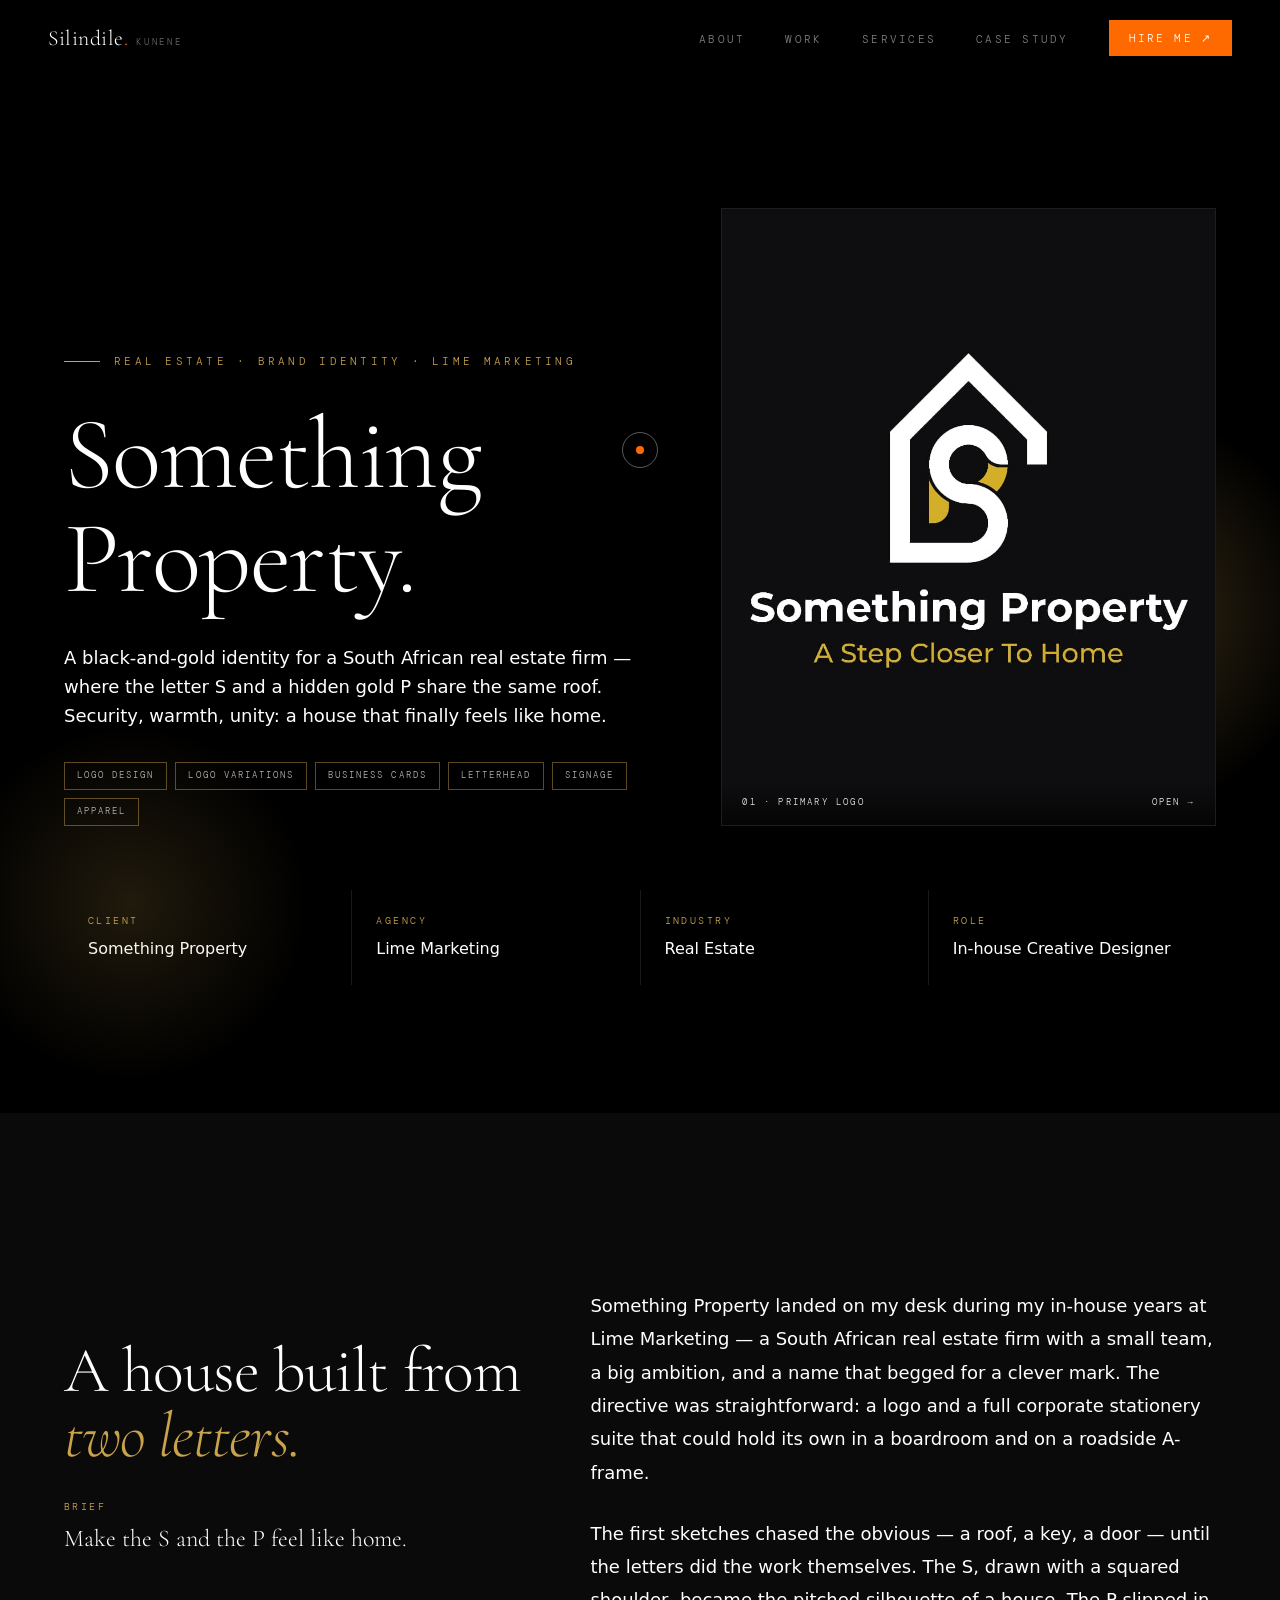
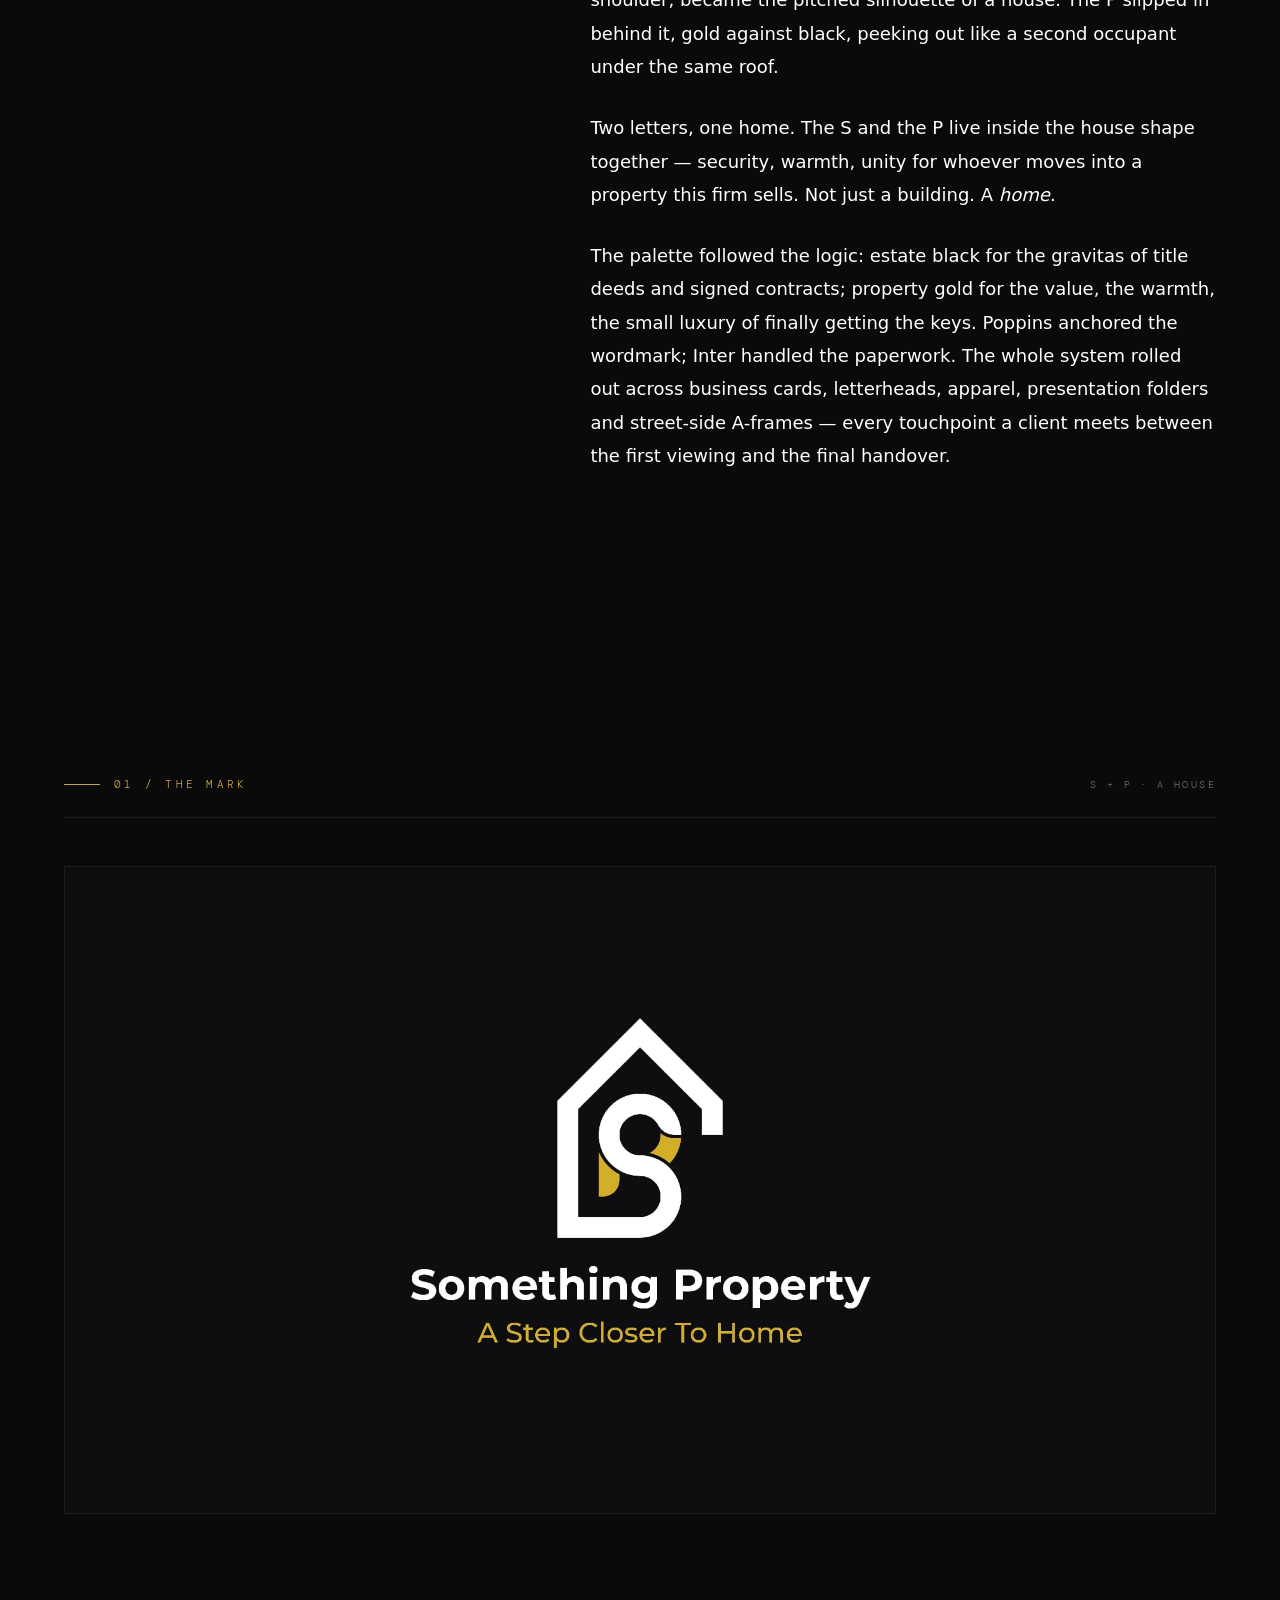
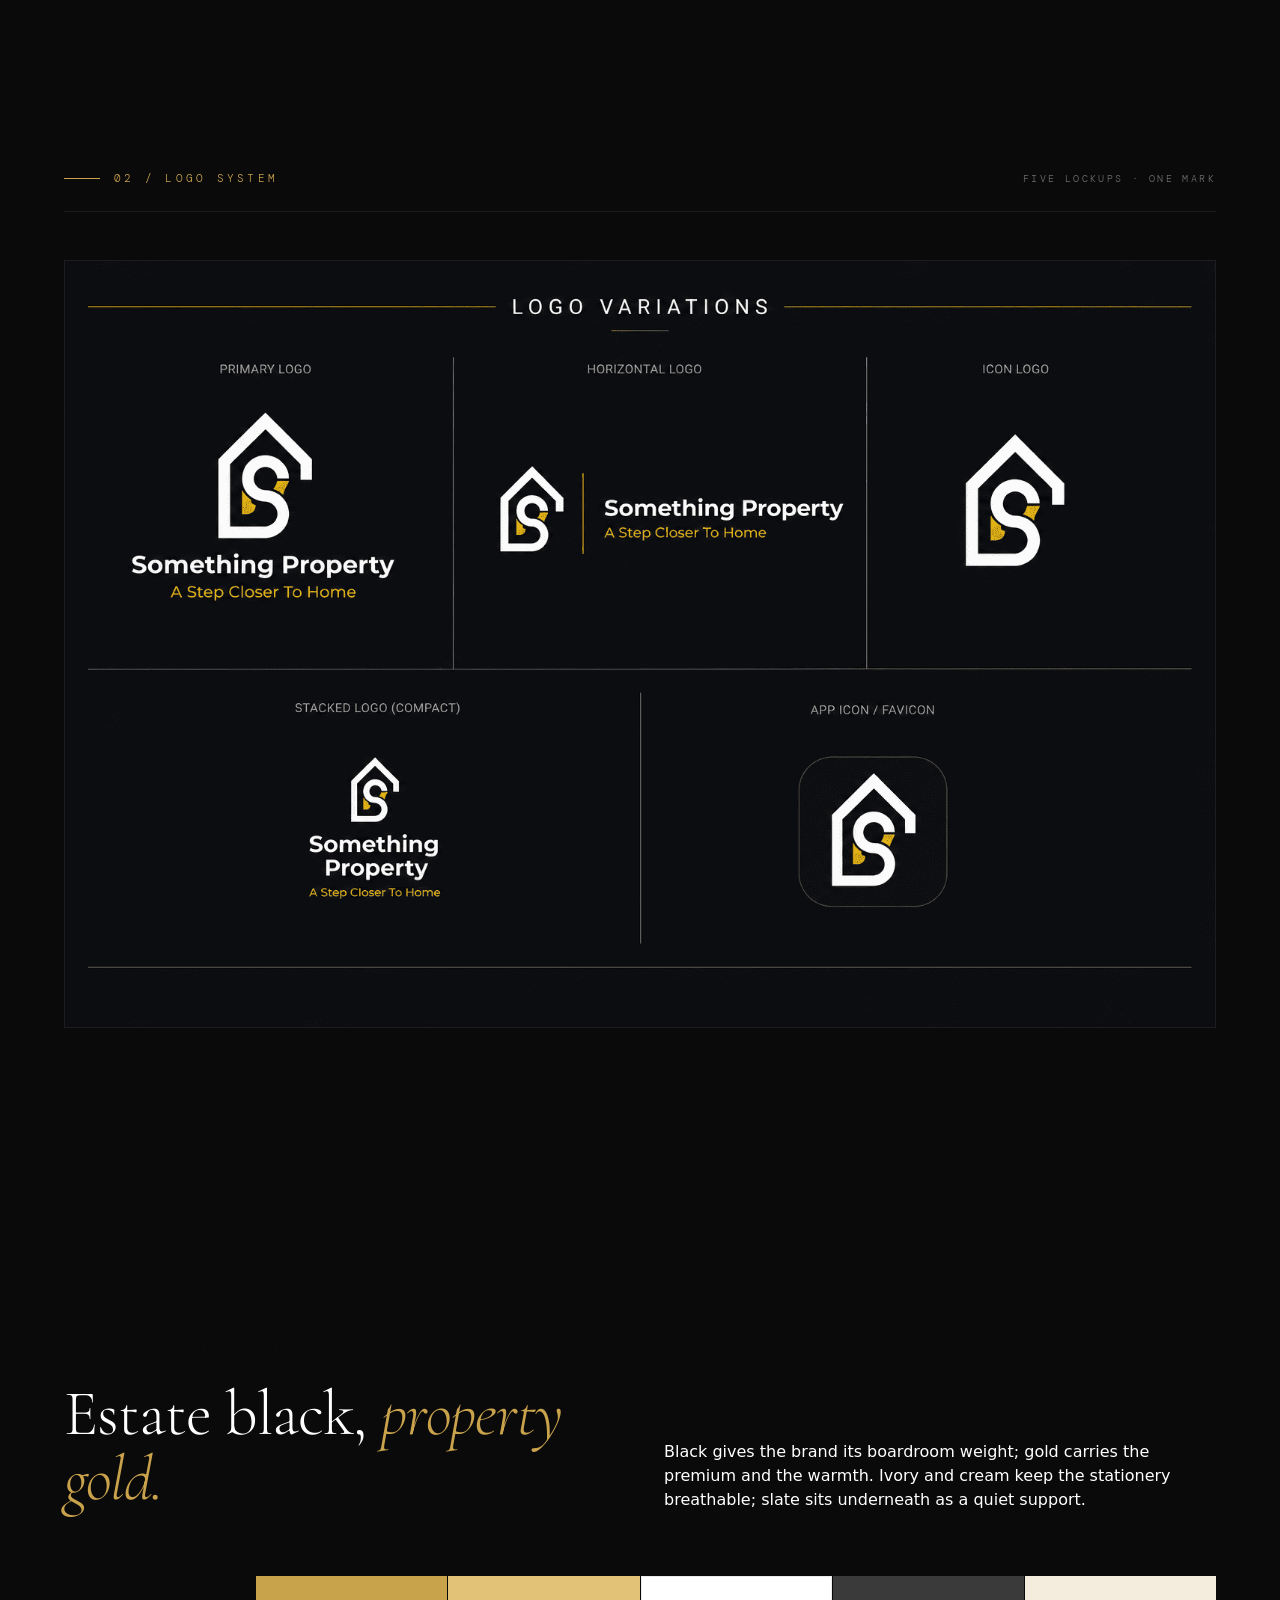
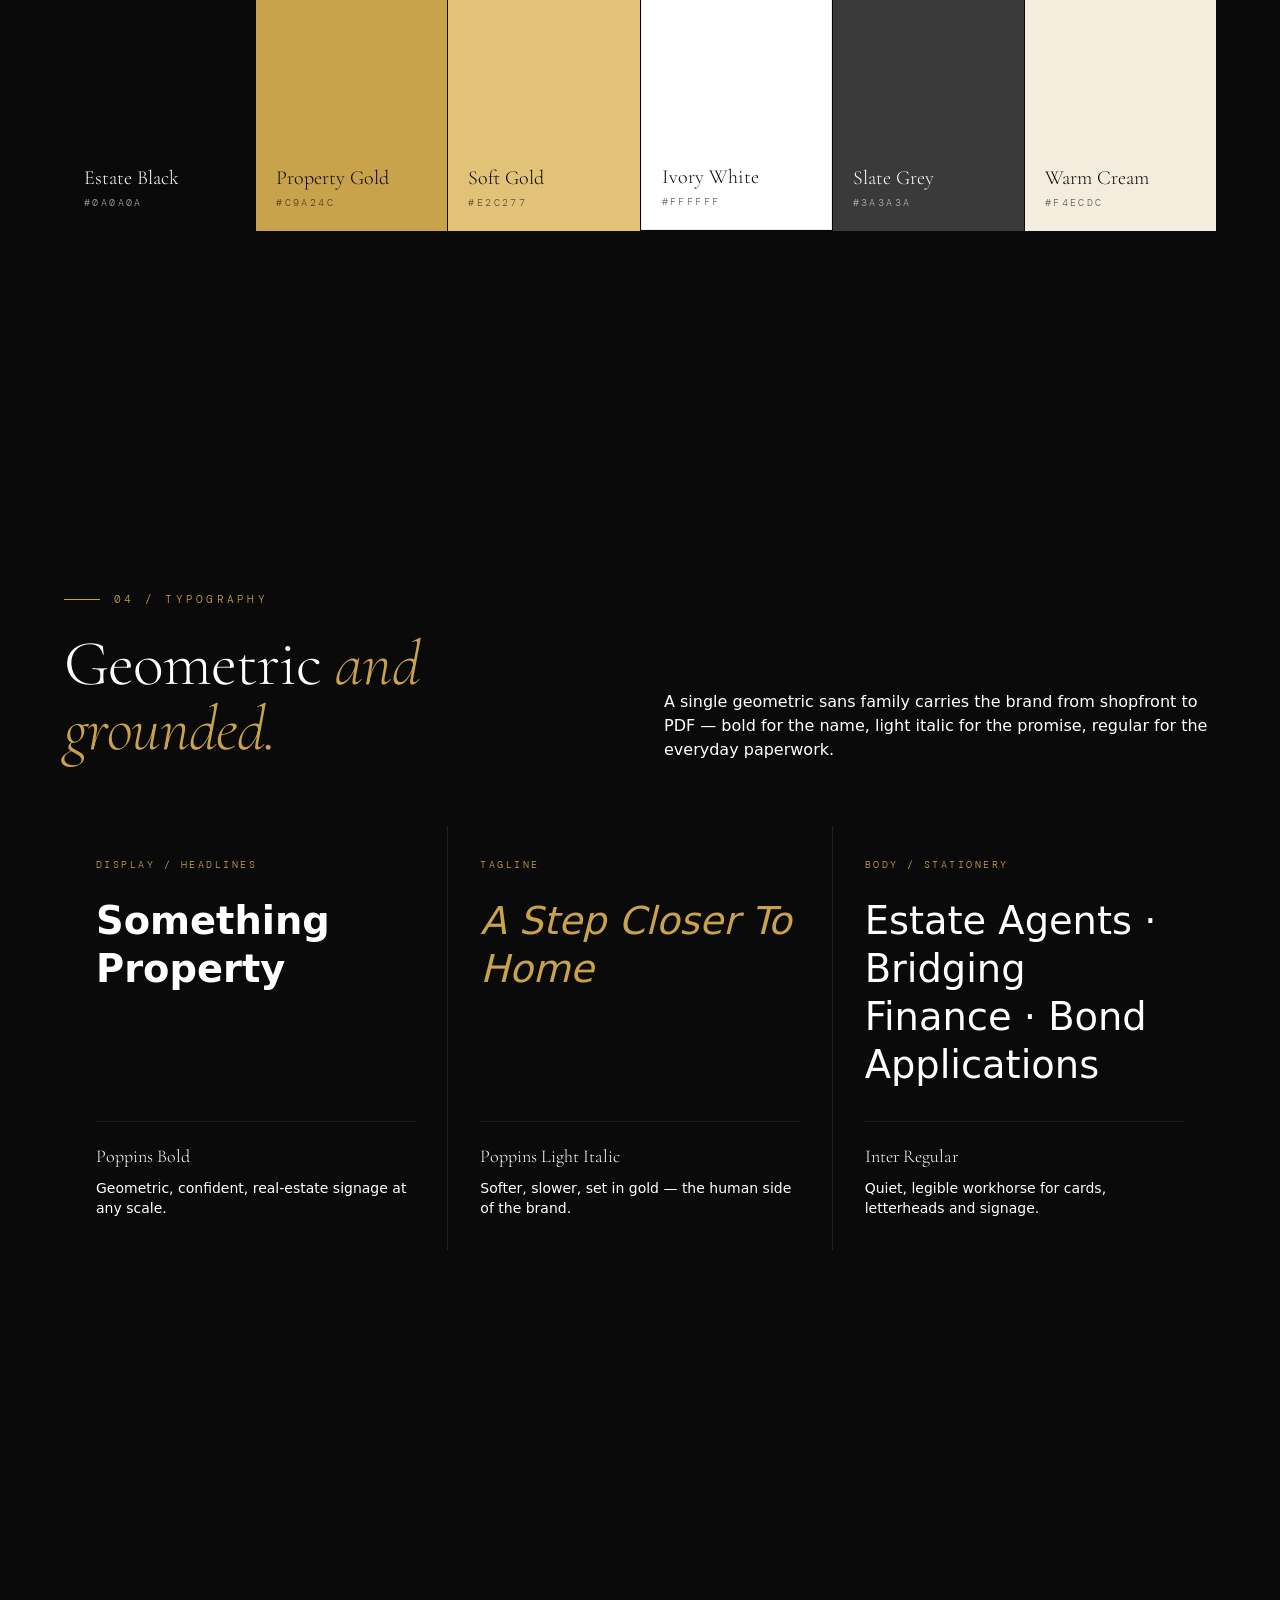
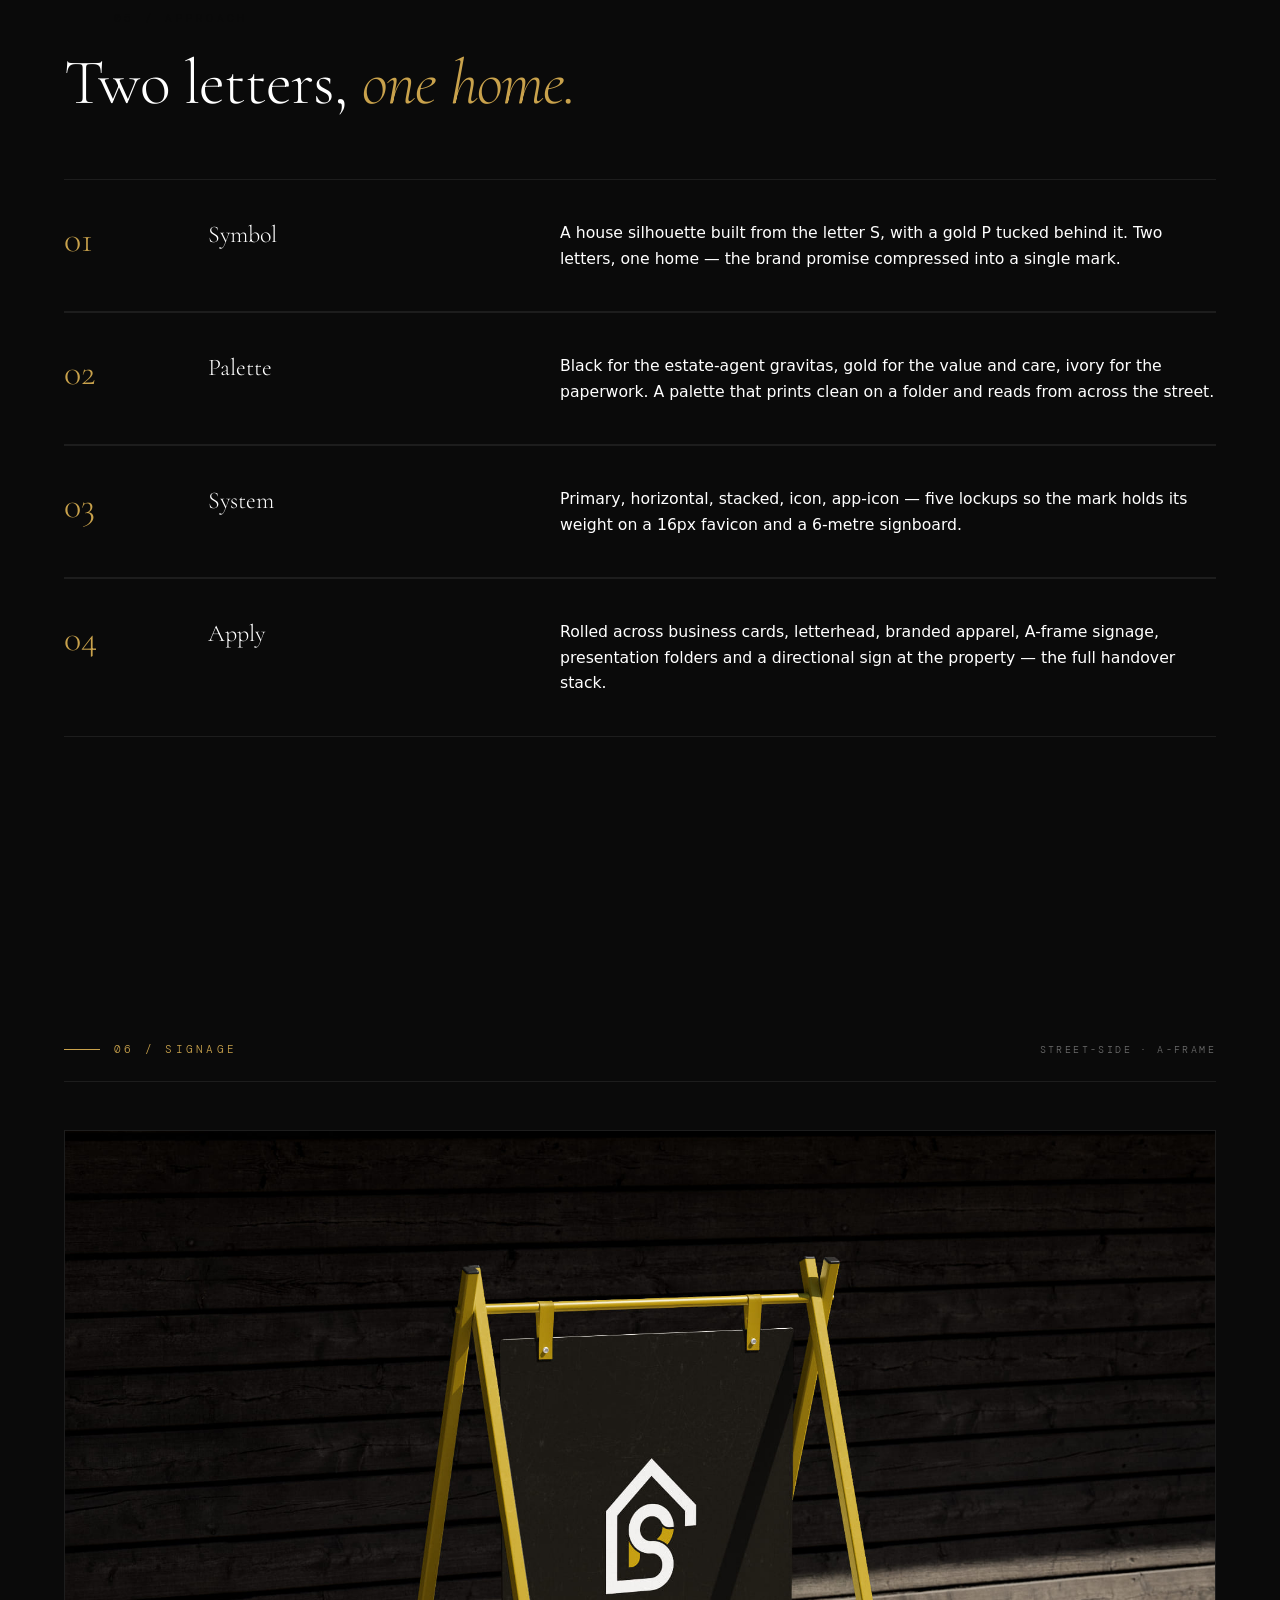
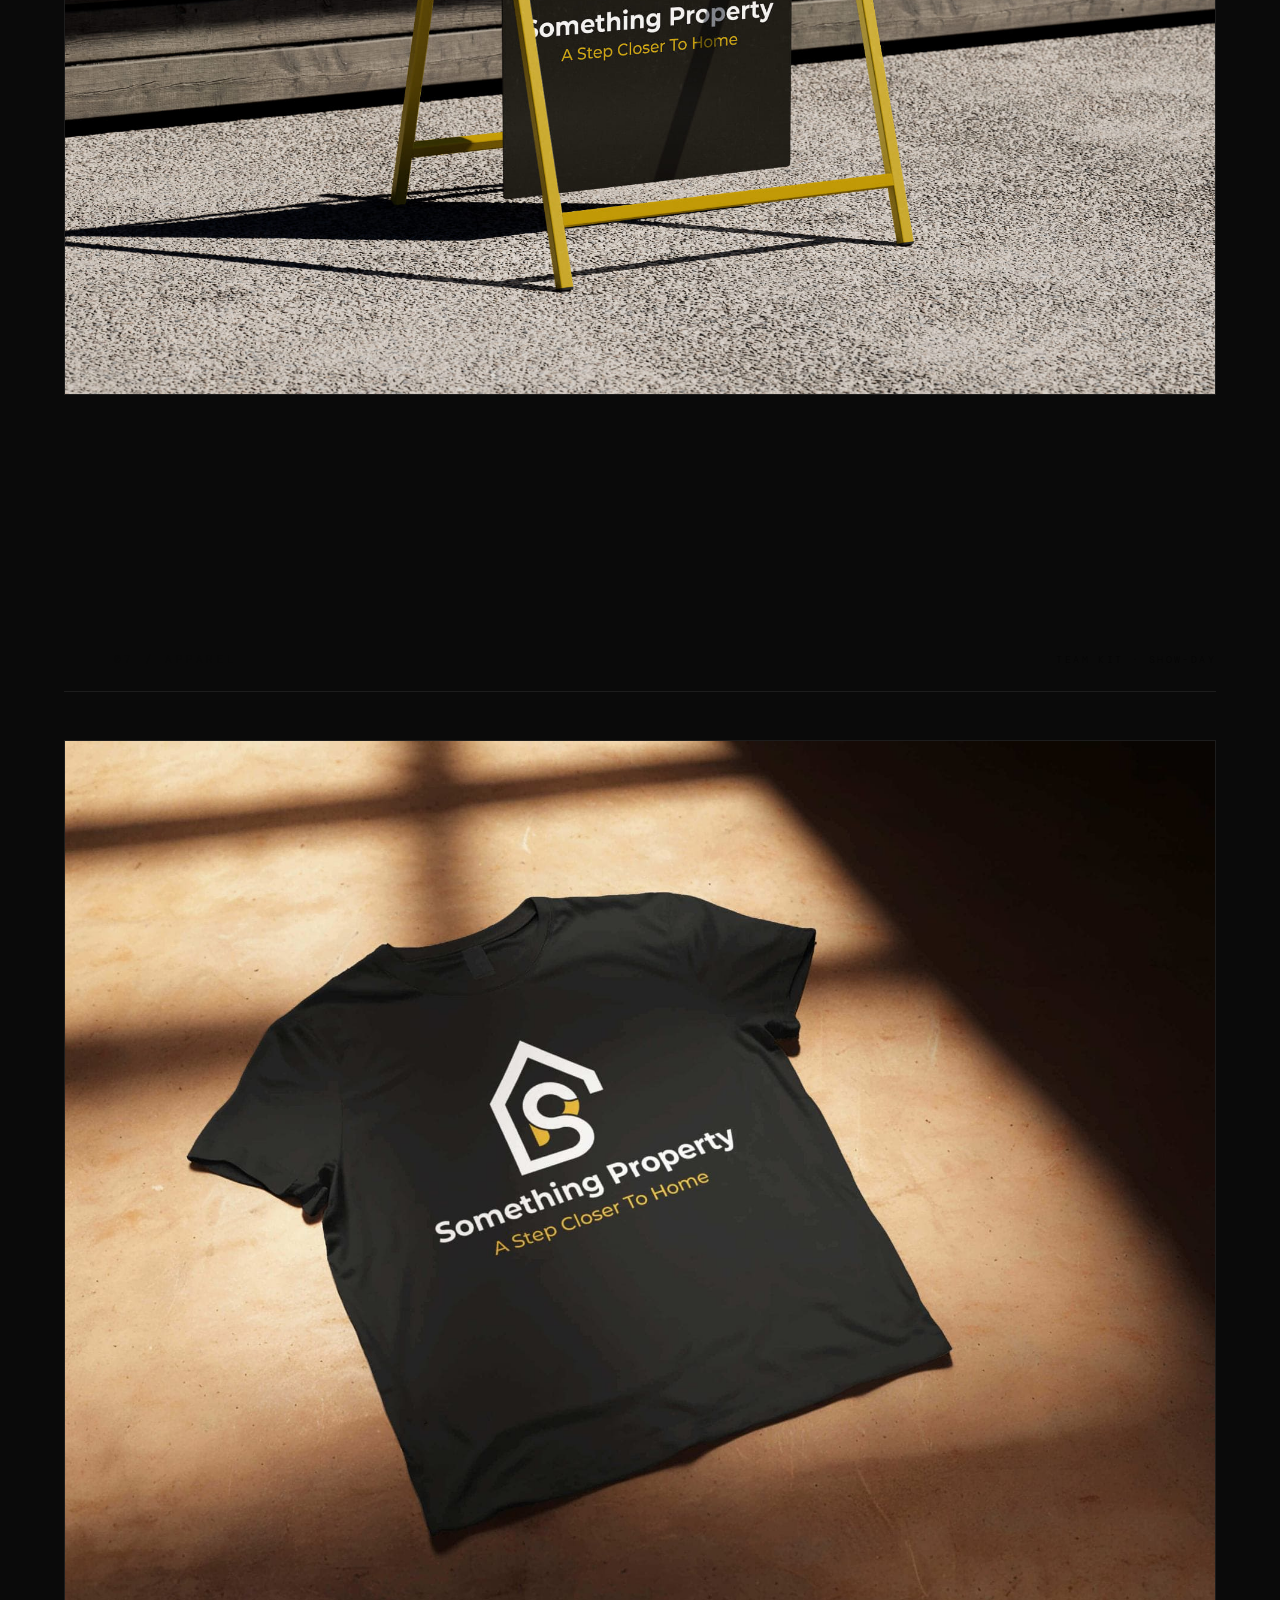
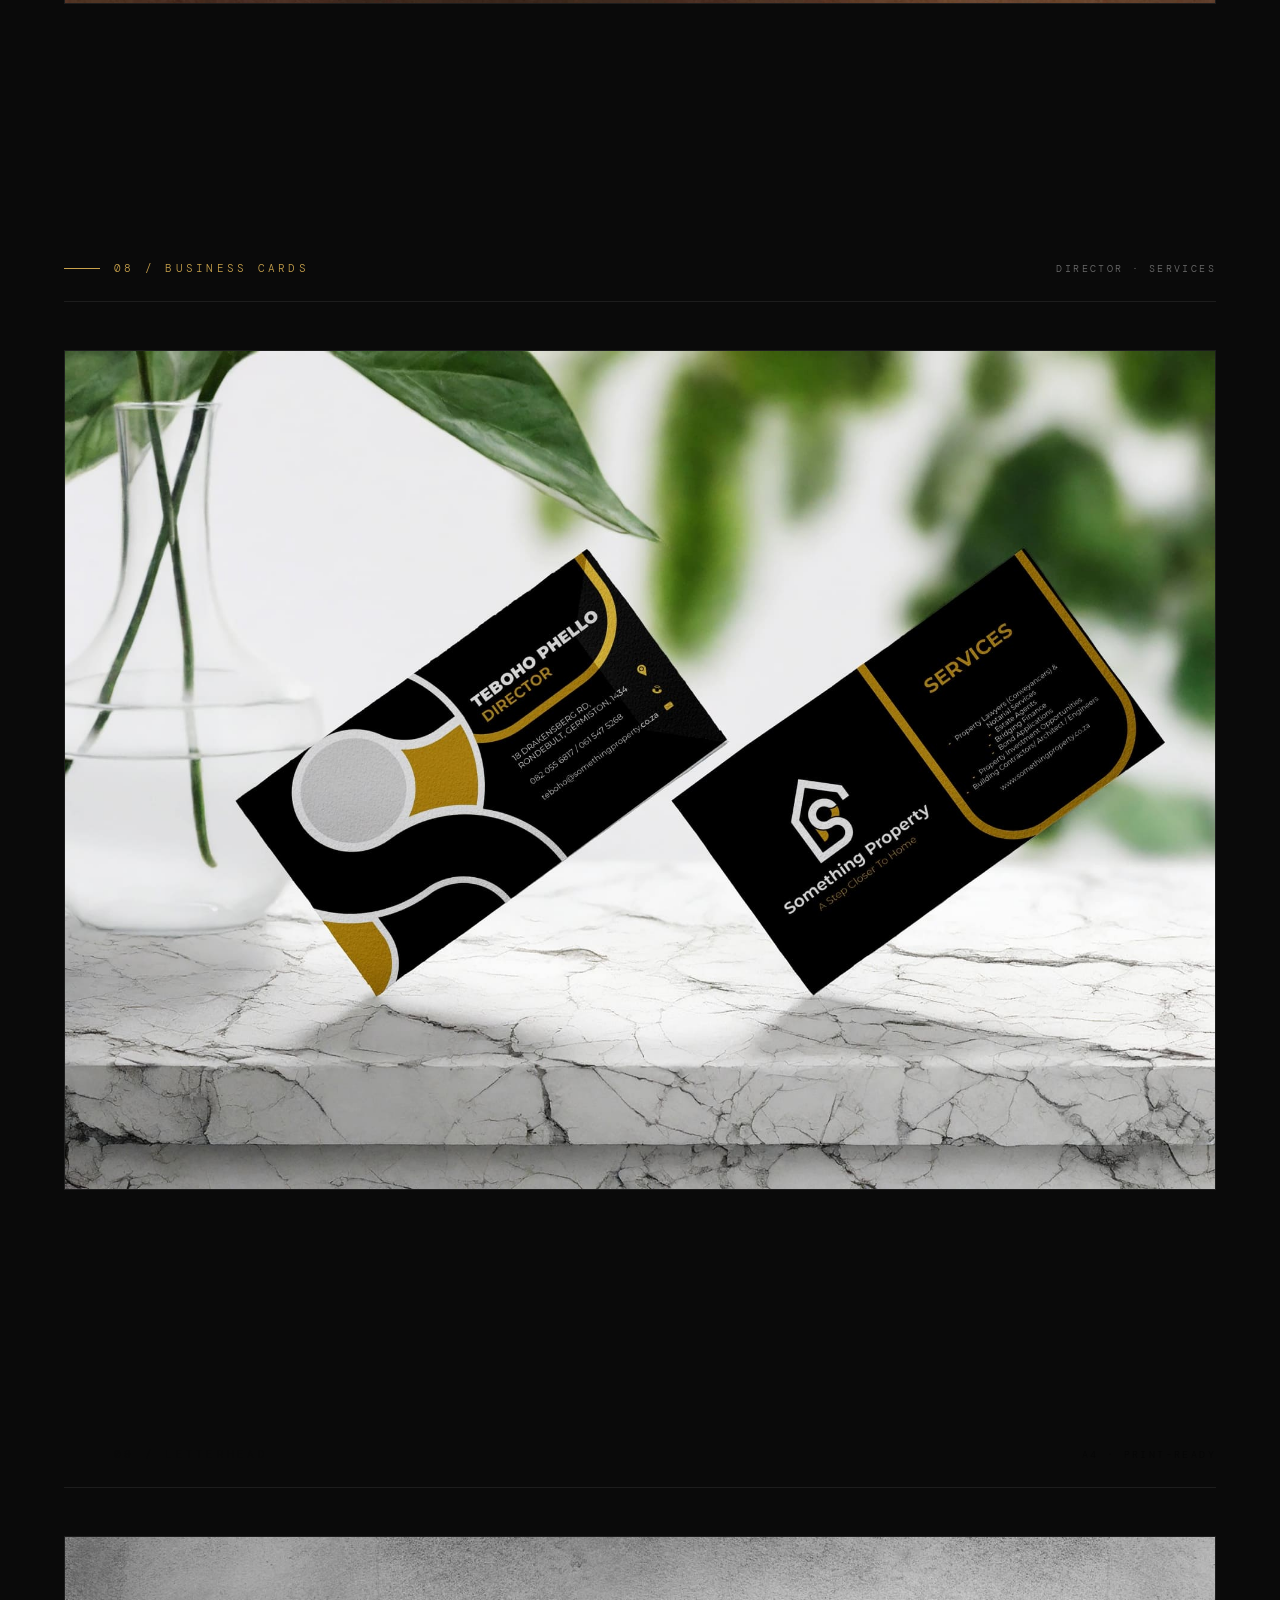
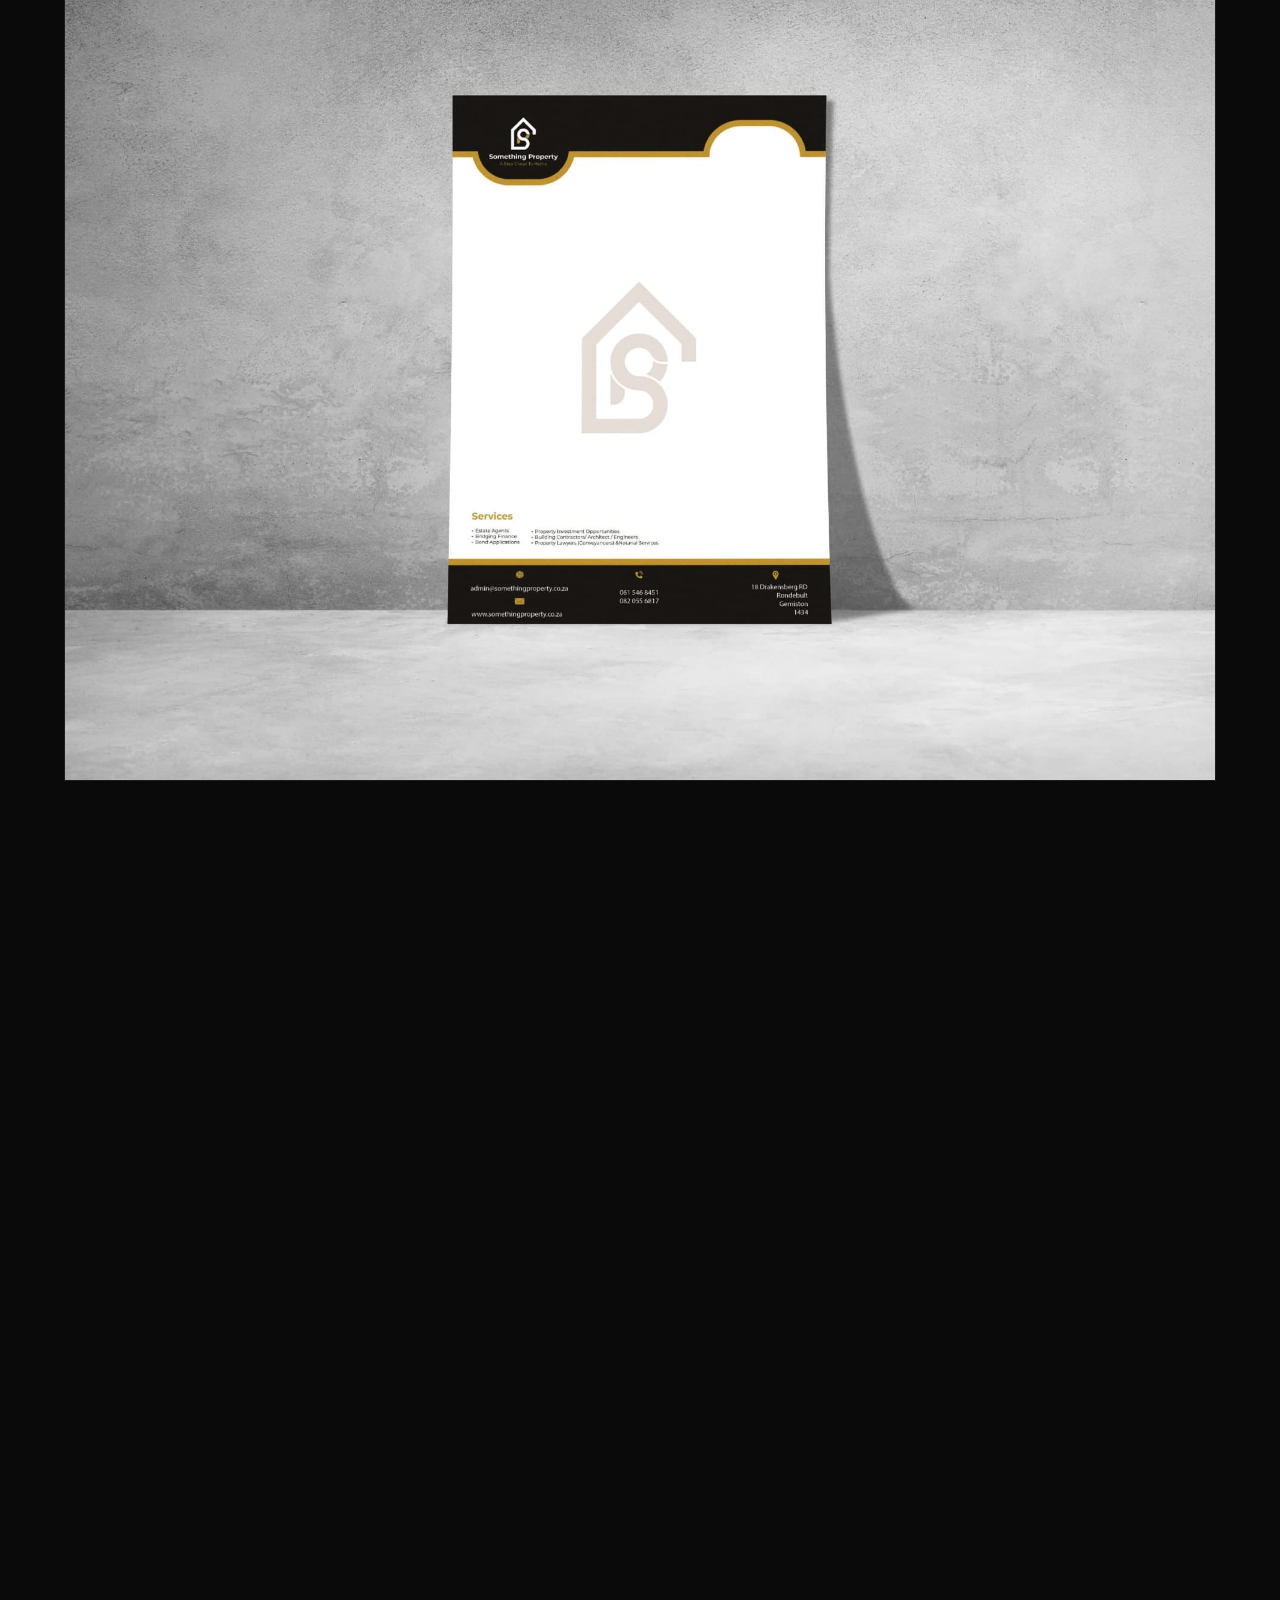
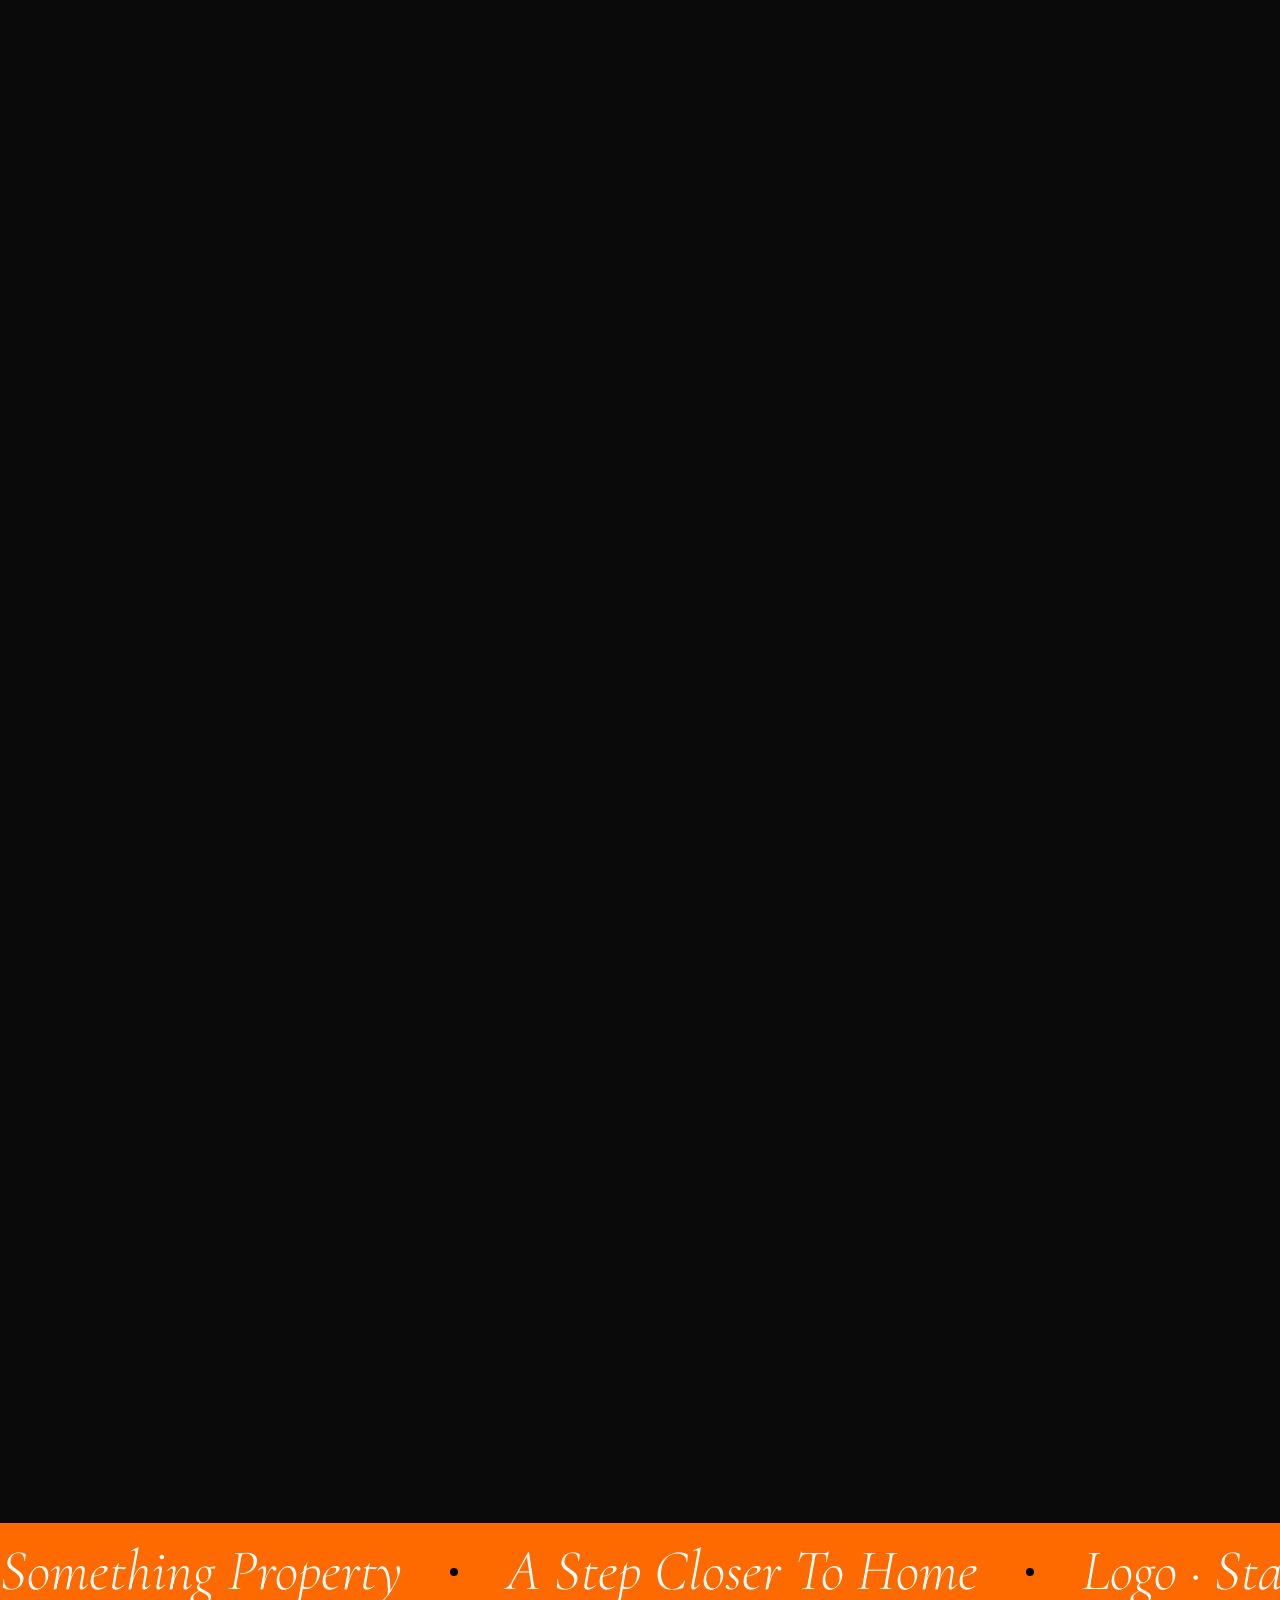
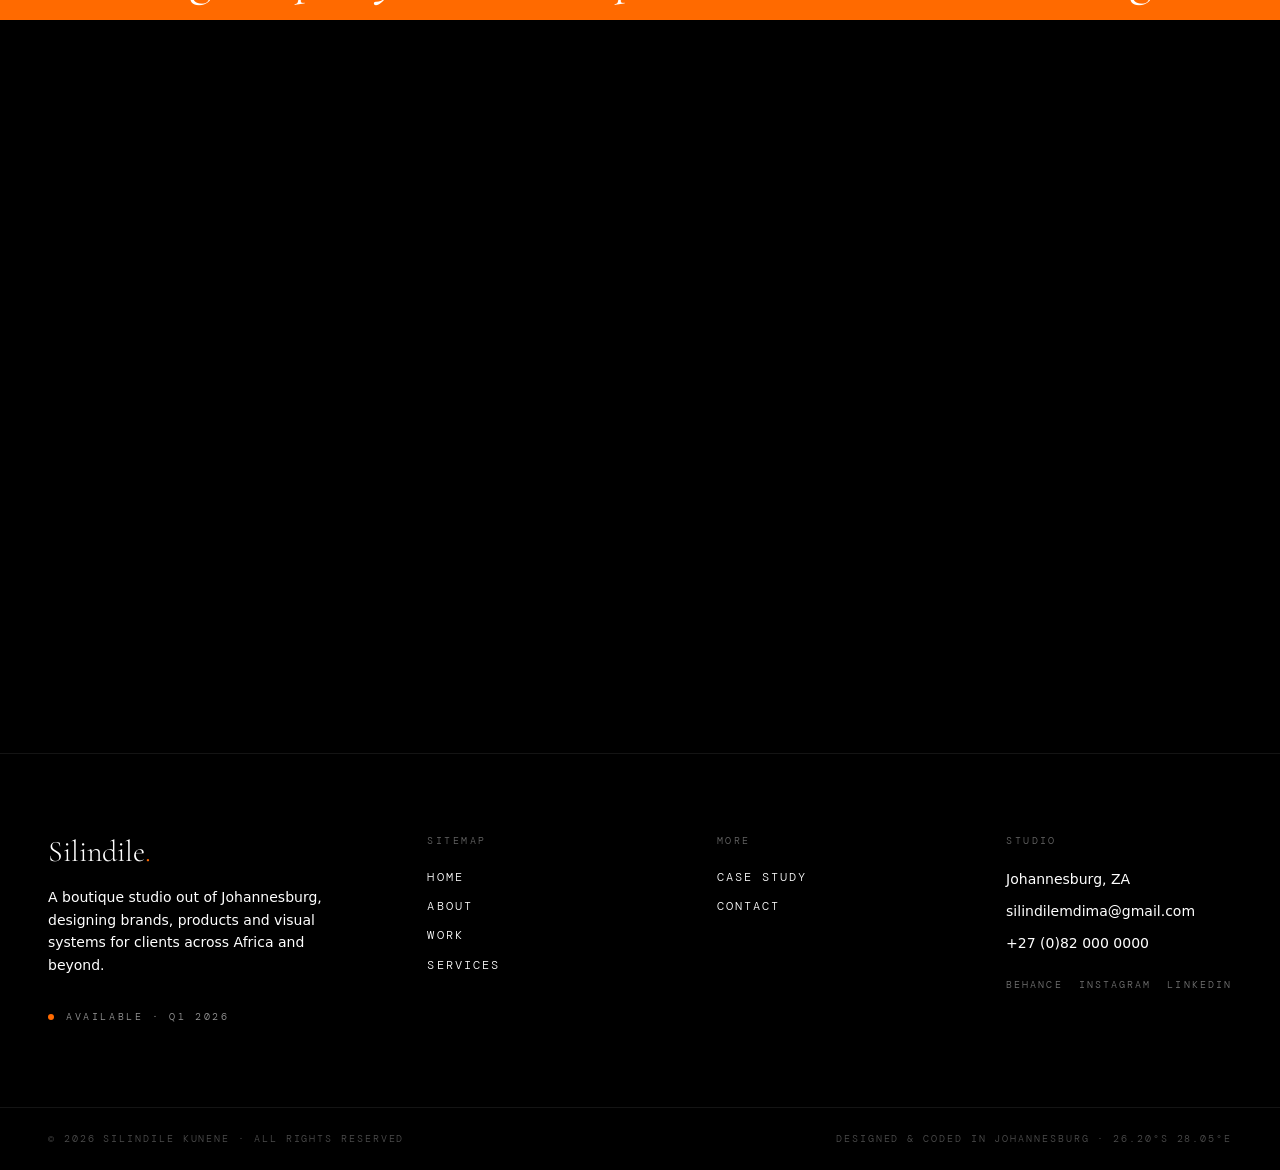
<file: case-study-something.html>
<!DOCTYPE html><html lang="en" data-tsd-source="/src/routes/__root.tsx:108:5" class="cursor-on"><head data-tsd-source="/src/routes/__root.tsx:109:7"><meta charset="utf-8"><meta name="viewport" content="width=device-width, initial-scale=1"><link rel="preload" as="image" href="assets/images/something-property-01.jpg"><link rel="stylesheet" href="https://fonts.googleapis.com/css2?family=Cormorant+Garamond:ital,wght@0,300;0,400;0,500;0,600;1,300;1,400;1,600&amp;family=DM+Mono:wght@300;400;500&amp;display=swap" data-precedence="default"><link rel="stylesheet" href="https://api.fontshare.com/v2/css?f[]=cabinet-grotesk@300,400,500,700,800,900&amp;display=swap" data-precedence="default"><link rel="stylesheet" href="assets/styles.css"><title>Something Property — Case Study · Silindile Kunene</title><meta name="author" content="Silindile Kunene"><meta name="theme-color" content="#000000"><meta name="format-detection" content="telephone=no"><meta property="og:site_name" content="Silindile Kunene"><meta property="og:locale" content="en_ZA"><meta name="twitter:card" content="summary_large_image"><meta name="twitter:title" content="Silindile Kunene — Graphic Designer &amp; Creative Director"><meta name="twitter:description" content="Brand identity, web design, creative direction. Johannesburg-based studio working with premium brands across Africa and globally."><meta name="description" content="A black-and-gold real estate identity for Something Property — a monogram where S and P live inside a house, symbolising security, warmth and unity. Logo, stationery and signage built in-house at Lime Marketing."><meta property="og:title" content="Something Property — Case Study"><meta property="og:description" content="A black-and-gold real estate identity built around a monogram that turns S+P into a home."><meta property="og:type" content="article"><meta property="og:url" content="https://radiant-refine-joy.lovable.app/case-study-something"><meta property="og:image" content="assets/images/something-property-01.jpg"><meta name="twitter:image" content="assets/images/something-property-01.jpg"><link rel="icon" href="/favicon.ico"><link rel="preconnect" href="https://fonts.googleapis.com"><link rel="preconnect" href="https://fonts.gstatic.com" crossorigin="anonymous"><link rel="preconnect" href="https://api.fontshare.com"><link rel="canonical" href="https://radiant-refine-joy.lovable.app/case-study-something"><script type="application/ld+json">{"@context":"https://schema.org","@type":"Person","name":"Silindile Kunene","jobTitle":"Graphic Designer & Creative Director","url":"https://radiant-refine-joy.lovable.app","address":{"@type":"PostalAddress","addressLocality":"Johannesburg","addressCountry":"ZA"},"sameAs":["https://www.behance.net/silindilekunene"]}</script><link rel="stylesheet" href="assets/styles.css"></head><body class="bg-ink text-bone case-study-page" data-tsd-source="/src/routes/__root.tsx:112:7"><style data-tsd-source="/src/components/site/Cursor.tsx:65:7">
        .cursor-on, .cursor-on * { cursor: none !important; }
        @media (max-width: 1023px), (pointer: coarse) {
          .cursor-on, .cursor-on * { cursor: auto !important; }
        }
        .cursor-dot, .cursor-ring {
          position: fixed; top: 0; left: 0; pointer-events: none; z-index: 9999;
          transition: width .3s var(--ease-editorial), height .3s var(--ease-editorial), background-color .3s, border-color .3s;
        }
        .cursor-dot { width: 8px; height: 8px; background: var(--color-gold); border-radius: 999px; mix-blend-mode: difference; }
        .cursor-ring { width: 36px; height: 36px; border: 1px solid rgba(255,255,255,0.35); border-radius: 999px; }
        body.cursor-hover .cursor-dot { width: 56px; height: 56px; background: rgba(255,106,0,0.15); }
        body.cursor-hover .cursor-ring { width: 56px; height: 56px; border-color: var(--color-gold); }
      </style><div class="cursor-dot" aria-hidden="true" data-tsd-source="/src/components/site/Cursor.tsx:79:7"></div><div class="cursor-ring" aria-hidden="true" data-tsd-source="/src/components/site/Cursor.tsx:80:7" style="transform: translate3d(720px, 900px, 0px) translate(-50%, -50%);"></div><nav class="fixed inset-x-0 top-0 z-50 flex items-center justify-between px-6 py-5 transition-all duration-500 md:px-12 bg-transparent" data-tsd-source="/src/components/site/Nav.tsx:27:7"><a data-tsd-source="/src/components/site/Nav.tsx:34:9" href="index.html" class="flex items-baseline gap-2 text-bone"><span class="font-display text-[1.35rem] tracking-wide" data-tsd-source="/src/components/site/Nav.tsx:35:11">Silindile<span class="text-gold" data-tsd-source="/src/components/site/Nav.tsx:36:22">.</span></span><span class="hidden font-mono text-[0.55rem] uppercase tracking-[0.3em] text-white/40 md:inline" data-tsd-source="/src/components/site/Nav.tsx:38:11">Kunene</span></a><ul class="hidden items-center gap-10 md:flex" data-tsd-source="/src/components/site/Nav.tsx:43:9"><li data-tsd-source="/src/components/site/Nav.tsx:47:15"><a data-tsd-source="/src/components/site/Nav.tsx:48:17" href="about.html" class="relative font-mono text-[0.7rem] uppercase tracking-[0.2em] transition-colors text-white/50 hover:text-bone">About<span class="absolute -bottom-1 left-0 h-px bg-gold transition-all duration-500 w-0 group-hover:w-full" data-tsd-source="/src/components/site/Nav.tsx:55:19"></span></a></li><li data-tsd-source="/src/components/site/Nav.tsx:47:15"><a data-tsd-source="/src/components/site/Nav.tsx:48:17" href="work.html" class="relative font-mono text-[0.7rem] uppercase tracking-[0.2em] transition-colors text-white/50 hover:text-bone">Work<span class="absolute -bottom-1 left-0 h-px bg-gold transition-all duration-500 w-0 group-hover:w-full" data-tsd-source="/src/components/site/Nav.tsx:55:19"></span></a></li><li data-tsd-source="/src/components/site/Nav.tsx:47:15"><a data-tsd-source="/src/components/site/Nav.tsx:48:17" href="services.html" class="relative font-mono text-[0.7rem] uppercase tracking-[0.2em] transition-colors text-white/50 hover:text-bone">Services<span class="absolute -bottom-1 left-0 h-px bg-gold transition-all duration-500 w-0 group-hover:w-full" data-tsd-source="/src/components/site/Nav.tsx:55:19"></span></a></li><li data-tsd-source="/src/components/site/Nav.tsx:47:15"><a data-tsd-source="/src/components/site/Nav.tsx:48:17" href="case-study.html" class="relative font-mono text-[0.7rem] uppercase tracking-[0.2em] transition-colors text-white/50 hover:text-bone">Case Study<span class="absolute -bottom-1 left-0 h-px bg-gold transition-all duration-500 w-0 group-hover:w-full" data-tsd-source="/src/components/site/Nav.tsx:55:19"></span></a></li><li data-tsd-source="/src/components/site/Nav.tsx:64:11"><a data-tsd-source="/src/components/site/Nav.tsx:65:13" href="contact.html" class="group inline-flex items-center gap-2 bg-gold px-5 py-2.5 font-mono text-[0.68rem] uppercase tracking-[0.2em] text-ink transition-colors hover:bg-bone">Hire Me<span class="transition-transform group-hover:translate-x-0.5" data-tsd-source="/src/components/site/Nav.tsx:70:15">↗</span></a></li></ul><button aria-label="Toggle navigation" class="relative z-50 flex h-10 w-10 flex-col items-center justify-center gap-[5px] md:hidden" data-tsd-source="/src/components/site/Nav.tsx:75:9"><span class="block h-[1.5px] w-7 bg-bone transition-transform " data-tsd-source="/src/components/site/Nav.tsx:80:11"></span><span class="block h-[1.5px] w-7 bg-bone transition-opacity " data-tsd-source="/src/components/site/Nav.tsx:83:11"></span><span class="block h-[1.5px] w-7 bg-bone transition-transform " data-tsd-source="/src/components/site/Nav.tsx:86:11"></span></button></nav><div class="fixed inset-0 z-40 flex flex-col items-center justify-center gap-10 bg-ink transition-all duration-500 md:hidden pointer-events-none opacity-0" data-tsd-source="/src/components/site/Nav.tsx:93:7"><a data-tsd-source="/src/components/site/Nav.tsx:99:11" href="index.html" class="font-display text-4xl font-light tracking-tight text-bone transition-colors hover:text-gold">Home</a><a data-tsd-source="/src/components/site/Nav.tsx:99:11" href="about.html" class="font-display text-4xl font-light tracking-tight text-bone transition-colors hover:text-gold">About</a><a data-tsd-source="/src/components/site/Nav.tsx:99:11" href="work.html" class="font-display text-4xl font-light tracking-tight text-bone transition-colors hover:text-gold">Work</a><a data-tsd-source="/src/components/site/Nav.tsx:99:11" href="services.html" class="font-display text-4xl font-light tracking-tight text-bone transition-colors hover:text-gold">Services</a><a data-tsd-source="/src/components/site/Nav.tsx:99:11" href="case-study.html" class="font-display text-4xl font-light tracking-tight text-bone transition-colors hover:text-gold">Case Study</a><a data-tsd-source="/src/components/site/Nav.tsx:99:11" href="contact.html" class="font-display text-4xl font-light tracking-tight text-bone transition-colors hover:text-gold">Contact</a><div class="absolute bottom-12 font-mono text-[0.6rem] uppercase tracking-[0.3em] text-white/30" data-tsd-source="/src/components/site/Nav.tsx:107:9">Johannesburg · ZA</div></div><main class="min-h-screen" data-tsd-source="/src/routes/__root.tsx:127:7"><!--$--><section class="relative overflow-hidden bg-ink px-6 pb-20 pt-32 md:px-16 md:pb-32 md:pt-52" data-tsd-source="/src/routes/case-study-something.tsx:109:7"><div class="pointer-events-none absolute -right-20 top-1/3 h-[480px] w-[480px] rounded-full bg-[radial-gradient(circle,rgba(201,162,76,0.28),transparent_60%)]" data-tsd-source="/src/routes/case-study-something.tsx:110:9"></div><div class="pointer-events-none absolute -left-20 bottom-0 h-[420px] w-[420px] rounded-full bg-[radial-gradient(circle,rgba(201,162,76,0.16),transparent_60%)]" data-tsd-source="/src/routes/case-study-something.tsx:111:9"></div><div class="mx-auto grid max-w-[1400px] items-end gap-10 md:gap-16 md:grid-cols-[1.2fr_1fr]" data-tsd-source="/src/routes/case-study-something.tsx:113:9"><div data-tsd-source="/src/routes/case-study-something.tsx:114:11"><div data-tsd-source="/src/components/site/Reveal.tsx:22:5" style="opacity: 1; transform: none;"><span class="eyebrow eyebrow-rule" style="color:#C9A24C" data-tsd-source="/src/routes/case-study-something.tsx:116:15">Real estate · Brand identity · Lime Marketing</span></div><h1 class="serif-display mt-6 text-[clamp(2.5rem,8vw,8rem)] md:mt-8" data-tsd-source="/src/components/site/Reveal.tsx:47:5"><span class="inline-block will-change-transform " data-tsd-source="/src/components/site/Reveal.tsx:57:11" style="opacity: 1; filter: blur(0px); transform: none;">Something<!-- -->&nbsp;</span><span class="inline-block will-change-transform " data-tsd-source="/src/components/site/Reveal.tsx:57:11" style="opacity: 1; filter: blur(0px); transform: none;">Property.</span></h1><div data-tsd-source="/src/components/site/Reveal.tsx:22:5" style="opacity: 1; transform: none;"><p class="mt-8 max-w-xl text-lg leading-relaxed text-white/70" data-tsd-source="/src/routes/case-study-something.tsx:126:15">A black-and-gold identity for a South African real estate firm — where the letter S and a hidden gold P share the same roof. Security, warmth, unity: a house that finally feels like home.</p></div><div data-tsd-source="/src/components/site/Reveal.tsx:22:5" style="opacity: 1; transform: none;"><div class="mt-8 flex flex-wrap gap-2" data-tsd-source="/src/routes/case-study-something.tsx:133:15"><span class="border px-3 py-1.5 font-mono text-[0.58rem] uppercase tracking-[0.22em] text-white/70" style="border-color:rgba(201,162,76,0.45)" data-tsd-source="/src/routes/case-study-something.tsx:135:19">Logo Design</span><span class="border px-3 py-1.5 font-mono text-[0.58rem] uppercase tracking-[0.22em] text-white/70" style="border-color:rgba(201,162,76,0.45)" data-tsd-source="/src/routes/case-study-something.tsx:135:19">Logo Variations</span><span class="border px-3 py-1.5 font-mono text-[0.58rem] uppercase tracking-[0.22em] text-white/70" style="border-color:rgba(201,162,76,0.45)" data-tsd-source="/src/routes/case-study-something.tsx:135:19">Business Cards</span><span class="border px-3 py-1.5 font-mono text-[0.58rem] uppercase tracking-[0.22em] text-white/70" style="border-color:rgba(201,162,76,0.45)" data-tsd-source="/src/routes/case-study-something.tsx:135:19">Letterhead</span><span class="border px-3 py-1.5 font-mono text-[0.58rem] uppercase tracking-[0.22em] text-white/70" style="border-color:rgba(201,162,76,0.45)" data-tsd-source="/src/routes/case-study-something.tsx:135:19">Signage</span><span class="border px-3 py-1.5 font-mono text-[0.58rem] uppercase tracking-[0.22em] text-white/70" style="border-color:rgba(201,162,76,0.45)" data-tsd-source="/src/routes/case-study-something.tsx:135:19">Apparel</span></div></div></div><div data-tsd-source="/src/components/site/Reveal.tsx:22:5" style="opacity: 1; transform: none;"><button type="button" aria-label="Open Something Property primary logo" class="group relative block aspect-[4/5] w-full overflow-hidden border border-white/10 bg-[#0A0A0A]" data-tsd-source="/src/routes/case-study-something.tsx:148:13"><img src="assets/images/something-property-01.jpg" alt="Something Property primary logo — house silhouette with S and gold P inside" class="absolute inset-0 h-full w-full object-cover transition-transform duration-700 ease-out group-hover:scale-[1.03]" loading="eager" data-tsd-source="/src/routes/case-study-something.tsx:154:15"><div class="absolute inset-x-0 bottom-0 flex items-center justify-between bg-gradient-to-t from-black/70 via-black/30 to-transparent px-5 py-4 font-mono text-[0.55rem] uppercase tracking-[0.25em] text-white/90" data-tsd-source="/src/routes/case-study-something.tsx:160:15"><span data-tsd-source="/src/routes/case-study-something.tsx:161:17">01 · Primary logo</span><span data-tsd-source="/src/routes/case-study-something.tsx:162:17">Open →</span></div></button></div></div><div class="mx-auto mt-12 grid max-w-[1400px] gap-px bg-white/10 grid-cols-2 sm:grid-cols-4 md:mt-16" data-tsd-source="/src/routes/case-study-something.tsx:168:9"><div class="bg-ink px-6 py-6" data-tsd-source="/src/routes/case-study-something.tsx:175:13"><div class="mono-label" style="color:#C9A24C" data-tsd-source="/src/routes/case-study-something.tsx:176:15">Client</div><div class="mt-2 text-bone" data-tsd-source="/src/routes/case-study-something.tsx:177:15">Something Property</div></div><div class="bg-ink px-6 py-6" data-tsd-source="/src/routes/case-study-something.tsx:175:13"><div class="mono-label" style="color:#C9A24C" data-tsd-source="/src/routes/case-study-something.tsx:176:15">Agency</div><div class="mt-2 text-bone" data-tsd-source="/src/routes/case-study-something.tsx:177:15">Lime Marketing</div></div><div class="bg-ink px-6 py-6" data-tsd-source="/src/routes/case-study-something.tsx:175:13"><div class="mono-label" style="color:#C9A24C" data-tsd-source="/src/routes/case-study-something.tsx:176:15">Industry</div><div class="mt-2 text-bone" data-tsd-source="/src/routes/case-study-something.tsx:177:15">Real Estate</div></div><div class="bg-ink px-6 py-6" data-tsd-source="/src/routes/case-study-something.tsx:175:13"><div class="mono-label" style="color:#C9A24C" data-tsd-source="/src/routes/case-study-something.tsx:176:15">Role</div><div class="mt-2 text-bone" data-tsd-source="/src/routes/case-study-something.tsx:177:15">In-house Creative Designer</div></div></div></section><section class="bg-paper px-6 py-20 md:px-16 md:py-44" data-tsd-source="/src/routes/case-study-something.tsx:184:7"><div class="mx-auto grid max-w-[1400px] gap-10 md:gap-16 md:grid-cols-[0.85fr_1.15fr]" data-tsd-source="/src/routes/case-study-something.tsx:185:9"><div data-tsd-source="/src/components/site/Reveal.tsx:22:5" style="opacity: 1; transform: none;"><div class="md:sticky md:top-32" data-tsd-source="/src/routes/case-study-something.tsx:187:13"><span class="eyebrow eyebrow-rule" style="color:#0A0A0A" data-tsd-source="/src/routes/case-study-something.tsx:188:15">00 / The story</span><h2 class="serif-display mt-6 text-[clamp(2.4rem,5vw,4.5rem)]" data-tsd-source="/src/routes/case-study-something.tsx:191:15">A house built from<!-- --> <span class="italic" style="color:#C9A24C" data-tsd-source="/src/routes/case-study-something.tsx:193:17">two letters.</span></h2><div class="mt-8 hidden md:block" data-tsd-source="/src/routes/case-study-something.tsx:195:15"><div class="mono-label" style="color:#C9A24C" data-tsd-source="/src/routes/case-study-something.tsx:196:17">Brief</div><div class="mt-2 font-display text-2xl font-light" data-tsd-source="/src/routes/case-study-something.tsx:197:17">Make the S and the P feel like home.</div></div></div></div><div class="space-y-6 text-base leading-[1.8] text-ink/75 md:space-y-7 md:text-lg md:leading-[1.85]" data-tsd-source="/src/routes/case-study-something.tsx:204:11"><div data-tsd-source="/src/components/site/Reveal.tsx:22:5" style="opacity: 1; transform: none;"><p data-tsd-source="/src/routes/case-study-something.tsx:206:15">Something Property landed on my desk during my in-house years at Lime Marketing — a South African real estate firm with a small team, a big ambition, and a name that begged for a clever mark. The directive was straightforward: a logo and a full corporate stationery suite that could hold its own in a boardroom and on a roadside A-frame.</p></div><div data-tsd-source="/src/components/site/Reveal.tsx:22:5" style="opacity: 1; transform: none;"><p data-tsd-source="/src/routes/case-study-something.tsx:216:15">The first sketches chased the obvious — a roof, a key, a door — until the letters did the work themselves. The S, drawn with a squared shoulder, became the pitched silhouette of a house. The P slipped in behind it, gold against black, peeking out like a second occupant under the same roof.</p></div><div data-tsd-source="/src/components/site/Reveal.tsx:22:5" style="opacity:0;transform:translateY(36px)"><p data-tsd-source="/src/routes/case-study-something.tsx:225:15">Two letters, one home. The S and the P live inside the house shape together — security, warmth, unity for whoever moves into a property this firm sells. Not just a building. A<!-- --> <em data-tsd-source="/src/routes/case-study-something.tsx:229:17">home</em>.</p></div><div data-tsd-source="/src/components/site/Reveal.tsx:22:5" style="opacity:0;transform:translateY(36px)"><p data-tsd-source="/src/routes/case-study-something.tsx:233:15">The palette followed the logic: estate black for the gravitas of title deeds and signed contracts; property gold for the value, the warmth, the small luxury of finally getting the keys. Poppins anchored the wordmark; Inter handled the paperwork. The whole system rolled out across business cards, letterheads, apparel, presentation folders and street-side A-frames — every touchpoint a client meets between the first viewing and the final handover.</p></div></div></div></section><section class="bg-[#0A0A0A] px-6 py-16 md:px-16 md:py-32" data-tsd-source="/src/routes/case-study-something.tsx:249:7"><div class="mx-auto max-w-[1400px]" data-tsd-source="/src/routes/case-study-something.tsx:250:9"><div data-tsd-source="/src/components/site/Reveal.tsx:22:5" style="opacity:0;transform:translateY(36px)"><div class="flex flex-wrap items-end justify-between gap-3 border-b border-white/10 pb-6" data-tsd-source="/src/routes/case-study-something.tsx:252:13"><span class="eyebrow eyebrow-rule" style="color:#C9A24C" data-tsd-source="/src/routes/case-study-something.tsx:253:15">01 / The mark</span><span class="font-mono text-[0.6rem] uppercase tracking-[0.25em] text-white/40" data-tsd-source="/src/routes/case-study-something.tsx:256:15">S + P · A house</span></div></div><div data-tsd-source="/src/components/site/Reveal.tsx:22:5" style="opacity:0;transform:translateY(36px)"><button type="button" class="group mt-8 block w-full md:mt-12 overflow-hidden border border-white/10" data-tsd-source="/src/routes/case-study-something.tsx:262:13"><img src="assets/images/something-property-01.jpg" alt="Something Property primary logo" class="h-auto w-full object-cover transition-transform duration-700 ease-out group-hover:scale-[1.02]" loading="lazy" data-tsd-source="/src/routes/case-study-something.tsx:267:15"></button></div></div></section><section class="bg-[#0A0A0A] px-6 py-16 md:px-16 md:py-32" data-tsd-source="/src/routes/case-study-something.tsx:279:7"><div class="mx-auto max-w-[1400px]" data-tsd-source="/src/routes/case-study-something.tsx:280:9"><div data-tsd-source="/src/components/site/Reveal.tsx:22:5" style="opacity:0;transform:translateY(36px)"><div class="flex flex-wrap items-end justify-between gap-3 border-b border-white/10 pb-6" data-tsd-source="/src/routes/case-study-something.tsx:282:13"><span class="eyebrow eyebrow-rule" style="color:#C9A24C" data-tsd-source="/src/routes/case-study-something.tsx:283:15">02 / Logo system</span><span class="font-mono text-[0.6rem] uppercase tracking-[0.25em] text-white/40" data-tsd-source="/src/routes/case-study-something.tsx:286:15">Five lockups · One mark</span></div></div><div data-tsd-source="/src/components/site/Reveal.tsx:22:5" style="opacity:0;transform:translateY(36px)"><button type="button" class="group mt-8 block w-full md:mt-12 overflow-hidden border border-white/10" data-tsd-source="/src/routes/case-study-something.tsx:292:13"><img src="assets/images/something-property-02.png" alt="Something Property logo variations — primary, horizontal, icon, stacked, app icon" class="h-auto w-full object-cover transition-transform duration-700 ease-out group-hover:scale-[1.02]" loading="lazy" data-tsd-source="/src/routes/case-study-something.tsx:297:15"></button></div></div></section><section class="bg-paper px-6 py-20 md:px-16 md:py-44" data-tsd-source="/src/routes/case-study-something.tsx:309:7"><div class="mx-auto max-w-[1400px]" data-tsd-source="/src/routes/case-study-something.tsx:310:9"><div data-tsd-source="/src/components/site/Reveal.tsx:22:5" style="opacity:0;transform:translateY(36px)"><div class="grid items-end gap-8 md:gap-12 md:grid-cols-[1fr_1fr]" data-tsd-source="/src/routes/case-study-something.tsx:312:13"><div data-tsd-source="/src/routes/case-study-something.tsx:313:15"><span class="eyebrow eyebrow-rule" style="color:#0A0A0A" data-tsd-source="/src/routes/case-study-something.tsx:314:17">03 / Color system</span><h2 class="serif-display mt-6 text-[clamp(2.4rem,5vw,4.5rem)]" data-tsd-source="/src/routes/case-study-something.tsx:317:17">Estate black,<!-- --> <span class="italic" style="color:#C9A24C" data-tsd-source="/src/routes/case-study-something.tsx:319:19">property gold.</span></h2></div><p class="text-ink/60" data-tsd-source="/src/routes/case-study-something.tsx:322:15">Black gives the brand its boardroom weight; gold carries the premium and the warmth. Ivory and cream keep the stationery breathable; slate sits underneath as a quiet support.</p></div></div><div class="mt-12 grid gap-px bg-ink/10 grid-cols-2 md:mt-16 md:grid-cols-3 lg:grid-cols-6" data-tsd-source="/src/routes/case-study-something.tsx:330:11"><div data-tsd-source="/src/components/site/Reveal.tsx:22:5" style="opacity:0;transform:translateY(36px)"><div class="relative flex aspect-[3/4] flex-col justify-end p-5" style="background:#0A0A0A;border:none" data-tsd-source="/src/routes/case-study-something.tsx:333:17"><div class="font-display text-xl font-light" style="color:#fff" data-tsd-source="/src/routes/case-study-something.tsx:337:19">Estate Black</div><div class="mt-1 font-mono text-[0.6rem] uppercase tracking-[0.25em]" style="color:#ffffff99" data-tsd-source="/src/routes/case-study-something.tsx:340:19">#0A0A0A</div></div></div><div data-tsd-source="/src/components/site/Reveal.tsx:22:5" style="opacity:0;transform:translateY(36px)"><div class="relative flex aspect-[3/4] flex-col justify-end p-5" style="background:#C9A24C;border:none" data-tsd-source="/src/routes/case-study-something.tsx:333:17"><div class="font-display text-xl font-light" style="color:#0a0a0a" data-tsd-source="/src/routes/case-study-something.tsx:337:19">Property Gold</div><div class="mt-1 font-mono text-[0.6rem] uppercase tracking-[0.25em]" style="color:#0a0a0a99" data-tsd-source="/src/routes/case-study-something.tsx:340:19">#C9A24C</div></div></div><div data-tsd-source="/src/components/site/Reveal.tsx:22:5" style="opacity:0;transform:translateY(36px)"><div class="relative flex aspect-[3/4] flex-col justify-end p-5" style="background:#E2C277;border:none" data-tsd-source="/src/routes/case-study-something.tsx:333:17"><div class="font-display text-xl font-light" style="color:#0a0a0a" data-tsd-source="/src/routes/case-study-something.tsx:337:19">Soft Gold</div><div class="mt-1 font-mono text-[0.6rem] uppercase tracking-[0.25em]" style="color:#0a0a0a99" data-tsd-source="/src/routes/case-study-something.tsx:340:19">#E2C277</div></div></div><div data-tsd-source="/src/components/site/Reveal.tsx:22:5" style="opacity:0;transform:translateY(36px)"><div class="relative flex aspect-[3/4] flex-col justify-end p-5" style="background:#FFFFFF;border:1px solid rgba(0,0,0,0.08)" data-tsd-source="/src/routes/case-study-something.tsx:333:17"><div class="font-display text-xl font-light" style="color:#0a0a0a" data-tsd-source="/src/routes/case-study-something.tsx:337:19">Ivory White</div><div class="mt-1 font-mono text-[0.6rem] uppercase tracking-[0.25em]" style="color:#0a0a0a99" data-tsd-source="/src/routes/case-study-something.tsx:340:19">#FFFFFF</div></div></div><div data-tsd-source="/src/components/site/Reveal.tsx:22:5" style="opacity:0;transform:translateY(36px)"><div class="relative flex aspect-[3/4] flex-col justify-end p-5" style="background:#3A3A3A;border:none" data-tsd-source="/src/routes/case-study-something.tsx:333:17"><div class="font-display text-xl font-light" style="color:#fff" data-tsd-source="/src/routes/case-study-something.tsx:337:19">Slate Grey</div><div class="mt-1 font-mono text-[0.6rem] uppercase tracking-[0.25em]" style="color:#ffffff99" data-tsd-source="/src/routes/case-study-something.tsx:340:19">#3A3A3A</div></div></div><div data-tsd-source="/src/components/site/Reveal.tsx:22:5" style="opacity:0;transform:translateY(36px)"><div class="relative flex aspect-[3/4] flex-col justify-end p-5" style="background:#F4ECDC;border:none" data-tsd-source="/src/routes/case-study-something.tsx:333:17"><div class="font-display text-xl font-light" style="color:#0a0a0a" data-tsd-source="/src/routes/case-study-something.tsx:337:19">Warm Cream</div><div class="mt-1 font-mono text-[0.6rem] uppercase tracking-[0.25em]" style="color:#0a0a0a99" data-tsd-source="/src/routes/case-study-something.tsx:340:19">#F4ECDC</div></div></div></div></div></section><section class="bg-[#0A0A0A] px-6 py-20 md:px-16 md:py-44" data-tsd-source="/src/routes/case-study-something.tsx:354:7"><div class="mx-auto max-w-[1400px]" data-tsd-source="/src/routes/case-study-something.tsx:355:9"><div data-tsd-source="/src/components/site/Reveal.tsx:22:5" style="opacity:0;transform:translateY(36px)"><div class="grid items-end gap-8 md:gap-12 md:grid-cols-[1fr_1fr]" data-tsd-source="/src/routes/case-study-something.tsx:357:13"><div data-tsd-source="/src/routes/case-study-something.tsx:358:15"><span class="eyebrow eyebrow-rule" style="color:#C9A24C" data-tsd-source="/src/routes/case-study-something.tsx:359:17">04 / Typography</span><h2 class="serif-display mt-6 text-[clamp(2.4rem,5vw,4.5rem)] text-bone" data-tsd-source="/src/routes/case-study-something.tsx:362:17">Geometric<!-- --> <span class="italic" style="color:#C9A24C" data-tsd-source="/src/routes/case-study-something.tsx:364:19">and grounded.</span></h2></div><p class="text-white/60" data-tsd-source="/src/routes/case-study-something.tsx:367:15">A single geometric sans family carries the brand from shopfront to PDF — bold for the name, light italic for the promise, regular for the everyday paperwork.</p></div></div><div class="mt-12 grid gap-px bg-white/10 md:mt-16 md:grid-cols-3" data-tsd-source="/src/routes/case-study-something.tsx:375:11"><div data-tsd-source="/src/components/site/Reveal.tsx:22:5" style="opacity:0;transform:translateY(36px)"><div class="flex h-full flex-col justify-between bg-[#0A0A0A] p-6 md:p-8" data-tsd-source="/src/routes/case-study-something.tsx:378:17"><div data-tsd-source="/src/routes/case-study-something.tsx:379:19"><div class="mono-label" style="color:#C9A24C" data-tsd-source="/src/routes/case-study-something.tsx:380:21">Display / Headlines</div><div class="mt-6 break-words text-[clamp(1.6rem,3vw,2.4rem)] leading-tight text-bone" style="font-family:Poppins, ui-sans-serif, system-ui, sans-serif;font-weight:700;font-style:normal" data-tsd-source="/src/routes/case-study-something.tsx:381:21">Something Property</div></div><div class="mt-8 border-t border-white/10 pt-5" data-tsd-source="/src/routes/case-study-something.tsx:393:19"><div class="font-display text-lg font-light text-bone" data-tsd-source="/src/routes/case-study-something.tsx:394:21">Poppins Bold</div><p class="mt-2 text-sm text-white/55" data-tsd-source="/src/routes/case-study-something.tsx:395:21">Geometric, confident, real-estate signage at any scale.</p></div></div></div><div data-tsd-source="/src/components/site/Reveal.tsx:22:5" style="opacity:0;transform:translateY(36px)"><div class="flex h-full flex-col justify-between bg-[#0A0A0A] p-6 md:p-8" data-tsd-source="/src/routes/case-study-something.tsx:378:17"><div data-tsd-source="/src/routes/case-study-something.tsx:379:19"><div class="mono-label" style="color:#C9A24C" data-tsd-source="/src/routes/case-study-something.tsx:380:21">Tagline</div><div class="mt-6 break-words text-[clamp(1.6rem,3vw,2.4rem)] leading-tight text-bone" style="font-family:Poppins, ui-sans-serif, system-ui, sans-serif;font-weight:300;font-style:italic;color:#C9A24C" data-tsd-source="/src/routes/case-study-something.tsx:381:21">A Step Closer To Home</div></div><div class="mt-8 border-t border-white/10 pt-5" data-tsd-source="/src/routes/case-study-something.tsx:393:19"><div class="font-display text-lg font-light text-bone" data-tsd-source="/src/routes/case-study-something.tsx:394:21">Poppins Light Italic</div><p class="mt-2 text-sm text-white/55" data-tsd-source="/src/routes/case-study-something.tsx:395:21">Softer, slower, set in gold — the human side of the brand.</p></div></div></div><div data-tsd-source="/src/components/site/Reveal.tsx:22:5" style="opacity:0;transform:translateY(36px)"><div class="flex h-full flex-col justify-between bg-[#0A0A0A] p-6 md:p-8" data-tsd-source="/src/routes/case-study-something.tsx:378:17"><div data-tsd-source="/src/routes/case-study-something.tsx:379:19"><div class="mono-label" style="color:#C9A24C" data-tsd-source="/src/routes/case-study-something.tsx:380:21">Body / Stationery</div><div class="mt-6 break-words text-[clamp(1.6rem,3vw,2.4rem)] leading-tight text-bone" style="font-family:Inter, ui-sans-serif, system-ui, sans-serif;font-weight:400;font-style:normal" data-tsd-source="/src/routes/case-study-something.tsx:381:21">Estate Agents · Bridging Finance · Bond Applications</div></div><div class="mt-8 border-t border-white/10 pt-5" data-tsd-source="/src/routes/case-study-something.tsx:393:19"><div class="font-display text-lg font-light text-bone" data-tsd-source="/src/routes/case-study-something.tsx:394:21">Inter Regular</div><p class="mt-2 text-sm text-white/55" data-tsd-source="/src/routes/case-study-something.tsx:395:21">Quiet, legible workhorse for cards, letterheads and signage.</p></div></div></div></div></div></section><section class="bg-paper px-6 py-20 md:px-16 md:py-44" data-tsd-source="/src/routes/case-study-something.tsx:405:7"><div class="mx-auto max-w-[1400px]" data-tsd-source="/src/routes/case-study-something.tsx:406:9"><div data-tsd-source="/src/components/site/Reveal.tsx:22:5" style="opacity:0;transform:translateY(36px)"><span class="eyebrow eyebrow-rule" style="color:#0A0A0A" data-tsd-source="/src/routes/case-study-something.tsx:408:13">05 / Approach</span><h2 class="serif-display mt-6 max-w-4xl text-[clamp(2.4rem,5vw,4.5rem)]" data-tsd-source="/src/routes/case-study-something.tsx:411:13">Two letters,<!-- --> <span class="italic" style="color:#C9A24C" data-tsd-source="/src/routes/case-study-something.tsx:413:15">one home.</span></h2></div><div class="mt-12 md:mt-16" data-tsd-source="/src/routes/case-study-something.tsx:419:11"><div data-tsd-source="/src/components/site/Reveal.tsx:22:5" style="opacity:0;transform:translateY(36px)"><article class="group grid grid-cols-[auto_1fr] items-start gap-x-5 gap-y-3 border-t border-ink/15 py-8 last:border-b md:grid-cols-[120px_1fr_2fr] md:gap-6 md:py-10" data-tsd-source="/src/routes/case-study-something.tsx:422:17"><div class="font-display text-3xl font-light md:text-4xl" style="color:#C9A24C" data-tsd-source="/src/routes/case-study-something.tsx:423:19">01</div><h3 class="font-display text-xl font-light leading-tight md:text-2xl" data-tsd-source="/src/routes/case-study-something.tsx:426:19">Symbol</h3><p class="col-span-2 max-w-2xl text-[0.95rem] leading-relaxed text-ink/65 md:col-span-1 md:text-[0.98rem]" data-tsd-source="/src/routes/case-study-something.tsx:429:19">A house silhouette built from the letter S, with a gold P tucked behind it. Two letters, one home — the brand promise compressed into a single mark.</p></article></div><div data-tsd-source="/src/components/site/Reveal.tsx:22:5" style="opacity:0;transform:translateY(36px)"><article class="group grid grid-cols-[auto_1fr] items-start gap-x-5 gap-y-3 border-t border-ink/15 py-8 last:border-b md:grid-cols-[120px_1fr_2fr] md:gap-6 md:py-10" data-tsd-source="/src/routes/case-study-something.tsx:422:17"><div class="font-display text-3xl font-light md:text-4xl" style="color:#C9A24C" data-tsd-source="/src/routes/case-study-something.tsx:423:19">02</div><h3 class="font-display text-xl font-light leading-tight md:text-2xl" data-tsd-source="/src/routes/case-study-something.tsx:426:19">Palette</h3><p class="col-span-2 max-w-2xl text-[0.95rem] leading-relaxed text-ink/65 md:col-span-1 md:text-[0.98rem]" data-tsd-source="/src/routes/case-study-something.tsx:429:19">Black for the estate-agent gravitas, gold for the value and care, ivory for the paperwork. A palette that prints clean on a folder and reads from across the street.</p></article></div><div data-tsd-source="/src/components/site/Reveal.tsx:22:5" style="opacity:0;transform:translateY(36px)"><article class="group grid grid-cols-[auto_1fr] items-start gap-x-5 gap-y-3 border-t border-ink/15 py-8 last:border-b md:grid-cols-[120px_1fr_2fr] md:gap-6 md:py-10" data-tsd-source="/src/routes/case-study-something.tsx:422:17"><div class="font-display text-3xl font-light md:text-4xl" style="color:#C9A24C" data-tsd-source="/src/routes/case-study-something.tsx:423:19">03</div><h3 class="font-display text-xl font-light leading-tight md:text-2xl" data-tsd-source="/src/routes/case-study-something.tsx:426:19">System</h3><p class="col-span-2 max-w-2xl text-[0.95rem] leading-relaxed text-ink/65 md:col-span-1 md:text-[0.98rem]" data-tsd-source="/src/routes/case-study-something.tsx:429:19">Primary, horizontal, stacked, icon, app-icon — five lockups so the mark holds its weight on a 16px favicon and a 6-metre signboard.</p></article></div><div data-tsd-source="/src/components/site/Reveal.tsx:22:5" style="opacity:0;transform:translateY(36px)"><article class="group grid grid-cols-[auto_1fr] items-start gap-x-5 gap-y-3 border-t border-ink/15 py-8 last:border-b md:grid-cols-[120px_1fr_2fr] md:gap-6 md:py-10" data-tsd-source="/src/routes/case-study-something.tsx:422:17"><div class="font-display text-3xl font-light md:text-4xl" style="color:#C9A24C" data-tsd-source="/src/routes/case-study-something.tsx:423:19">04</div><h3 class="font-display text-xl font-light leading-tight md:text-2xl" data-tsd-source="/src/routes/case-study-something.tsx:426:19">Apply</h3><p class="col-span-2 max-w-2xl text-[0.95rem] leading-relaxed text-ink/65 md:col-span-1 md:text-[0.98rem]" data-tsd-source="/src/routes/case-study-something.tsx:429:19">Rolled across business cards, letterhead, branded apparel, A-frame signage, presentation folders and a directional sign at the property — the full handover stack.</p></article></div></div></div></section><section class="bg-[#0A0A0A] px-6 py-16 md:px-16 md:py-32" data-tsd-source="/src/routes/case-study-something.tsx:440:7"><div class="mx-auto max-w-[1400px]" data-tsd-source="/src/routes/case-study-something.tsx:441:9"><div data-tsd-source="/src/components/site/Reveal.tsx:22:5" style="opacity:0;transform:translateY(36px)"><div class="flex flex-wrap items-end justify-between gap-3 border-b border-white/10 pb-6" data-tsd-source="/src/routes/case-study-something.tsx:443:13"><span class="eyebrow eyebrow-rule" style="color:#C9A24C" data-tsd-source="/src/routes/case-study-something.tsx:444:15">06 / Signage</span><span class="font-mono text-[0.6rem] uppercase tracking-[0.25em] text-white/40" data-tsd-source="/src/routes/case-study-something.tsx:447:15">Street-side · A-frame</span></div></div><div data-tsd-source="/src/components/site/Reveal.tsx:22:5" style="opacity:0;transform:translateY(36px)"><button type="button" class="group mt-8 block w-full md:mt-12 overflow-hidden border border-white/10" data-tsd-source="/src/routes/case-study-something.tsx:453:13"><img src="assets/images/something-property-03.jpg" alt="Something Property A-frame street sign in yellow steel" class="h-auto w-full object-cover transition-transform duration-700 ease-out group-hover:scale-[1.02]" loading="lazy" data-tsd-source="/src/routes/case-study-something.tsx:458:15"></button></div></div></section><section class="bg-paper px-6 py-16 md:px-16 md:py-32" data-tsd-source="/src/routes/case-study-something.tsx:470:7"><div class="mx-auto max-w-[1400px]" data-tsd-source="/src/routes/case-study-something.tsx:471:9"><div data-tsd-source="/src/components/site/Reveal.tsx:22:5" style="opacity:0;transform:translateY(36px)"><div class="flex flex-wrap items-end justify-between gap-3 border-b border-ink/10 pb-6" data-tsd-source="/src/routes/case-study-something.tsx:473:13"><span class="eyebrow eyebrow-rule" style="color:#0A0A0A" data-tsd-source="/src/routes/case-study-something.tsx:474:15">07 / Apparel</span><span class="font-mono text-[0.6rem] uppercase tracking-[0.25em] text-ink/40" data-tsd-source="/src/routes/case-study-something.tsx:477:15">Team kit · Show-day</span></div></div><div data-tsd-source="/src/components/site/Reveal.tsx:22:5" style="opacity:0;transform:translateY(36px)"><button type="button" class="group mt-8 block w-full md:mt-12 overflow-hidden border border-ink/10" data-tsd-source="/src/routes/case-study-something.tsx:483:13"><img src="assets/images/something-property-04.jpg" alt="Something Property branded black t-shirt" class="h-auto w-full object-cover transition-transform duration-700 ease-out group-hover:scale-[1.02]" loading="lazy" data-tsd-source="/src/routes/case-study-something.tsx:488:15"></button></div></div></section><section class="bg-[#0A0A0A] px-6 py-16 md:px-16 md:py-32" data-tsd-source="/src/routes/case-study-something.tsx:500:7"><div class="mx-auto max-w-[1400px]" data-tsd-source="/src/routes/case-study-something.tsx:501:9"><div data-tsd-source="/src/components/site/Reveal.tsx:22:5" style="opacity:0;transform:translateY(36px)"><div class="flex flex-wrap items-end justify-between gap-3 border-b border-white/10 pb-6" data-tsd-source="/src/routes/case-study-something.tsx:503:13"><span class="eyebrow eyebrow-rule" style="color:#C9A24C" data-tsd-source="/src/routes/case-study-something.tsx:504:15">08 / Business cards</span><span class="font-mono text-[0.6rem] uppercase tracking-[0.25em] text-white/40" data-tsd-source="/src/routes/case-study-something.tsx:507:15">Director · Services</span></div></div><div data-tsd-source="/src/components/site/Reveal.tsx:22:5" style="opacity:0;transform:translateY(36px)"><button type="button" class="group mt-8 block w-full md:mt-12 overflow-hidden border border-white/10" data-tsd-source="/src/routes/case-study-something.tsx:513:13"><img src="assets/images/something-property-05.jpg" alt="Something Property double-sided business cards on a marble surface" class="h-auto w-full object-cover transition-transform duration-700 ease-out group-hover:scale-[1.02]" loading="lazy" data-tsd-source="/src/routes/case-study-something.tsx:518:15"></button></div></div></section><section class="bg-paper px-6 py-16 md:px-16 md:py-32" data-tsd-source="/src/routes/case-study-something.tsx:530:7"><div class="mx-auto max-w-[1400px]" data-tsd-source="/src/routes/case-study-something.tsx:531:9"><div data-tsd-source="/src/components/site/Reveal.tsx:22:5" style="opacity:0;transform:translateY(36px)"><div class="flex flex-wrap items-end justify-between gap-3 border-b border-ink/10 pb-6" data-tsd-source="/src/routes/case-study-something.tsx:533:13"><span class="eyebrow eyebrow-rule" style="color:#0A0A0A" data-tsd-source="/src/routes/case-study-something.tsx:534:15">09 / Letterhead</span><span class="font-mono text-[0.6rem] uppercase tracking-[0.25em] text-ink/40" data-tsd-source="/src/routes/case-study-something.tsx:537:15">A4 · Print-ready</span></div></div><div data-tsd-source="/src/components/site/Reveal.tsx:22:5" style="opacity:0;transform:translateY(36px)"><button type="button" class="group mt-8 block w-full md:mt-12 overflow-hidden border border-ink/10" data-tsd-source="/src/routes/case-study-something.tsx:543:13"><img src="assets/images/something-property-06.jpg" alt="Something Property A4 letterhead leaning against a concrete wall" class="h-auto w-full object-cover transition-transform duration-700 ease-out group-hover:scale-[1.02]" loading="lazy" data-tsd-source="/src/routes/case-study-something.tsx:548:15"></button></div></div></section><section class="bg-[#0A0A0A] px-6 py-16 md:px-16 md:py-32" data-tsd-source="/src/routes/case-study-something.tsx:560:7"><div class="mx-auto max-w-[1400px]" data-tsd-source="/src/routes/case-study-something.tsx:561:9"><div data-tsd-source="/src/components/site/Reveal.tsx:22:5" style="opacity:0;transform:translateY(36px)"><div class="flex flex-wrap items-end justify-between gap-3 border-b border-white/10 pb-6" data-tsd-source="/src/routes/case-study-something.tsx:563:13"><span class="eyebrow eyebrow-rule" style="color:#C9A24C" data-tsd-source="/src/routes/case-study-something.tsx:564:15">10 / The rollout</span><span class="font-mono text-[0.6rem] uppercase tracking-[0.25em] text-white/40" data-tsd-source="/src/routes/case-study-something.tsx:567:15">Folder · Sign · Web · Mobile</span></div></div><div data-tsd-source="/src/components/site/Reveal.tsx:22:5" style="opacity:0;transform:translateY(36px)"><button type="button" class="group mt-8 block w-full md:mt-12 overflow-hidden border border-white/10" data-tsd-source="/src/routes/case-study-something.tsx:573:13"><img src="assets/images/something-property-07.png" alt="Something Property collateral collage — presentation folder, building signage, website and mobile mockups" class="h-auto w-full object-cover transition-transform duration-700 ease-out group-hover:scale-[1.02]" loading="lazy" data-tsd-source="/src/routes/case-study-something.tsx:578:15"></button></div></div></section><section class="bg-paper px-6 py-20 md:px-16 md:py-44" data-tsd-source="/src/routes/case-study-something.tsx:590:7"><div class="mx-auto max-w-[1400px]" data-tsd-source="/src/routes/case-study-something.tsx:591:9"><div data-tsd-source="/src/components/site/Reveal.tsx:22:5" style="opacity:0;transform:translateY(36px)"><div class="flex flex-wrap items-end justify-between gap-6" data-tsd-source="/src/routes/case-study-something.tsx:593:13"><div data-tsd-source="/src/routes/case-study-something.tsx:594:15"><span class="eyebrow eyebrow-rule" style="color:#0A0A0A" data-tsd-source="/src/routes/case-study-something.tsx:595:17">11 / The set</span><h2 class="serif-display mt-6 max-w-3xl text-[clamp(2.4rem,5vw,4.5rem)]" data-tsd-source="/src/routes/case-study-something.tsx:598:17">From boardroom to<!-- --> <span class="italic" style="color:#C9A24C" data-tsd-source="/src/routes/case-study-something.tsx:600:19">front gate.</span></h2></div><div class="mono-label text-ink/50" data-tsd-source="/src/routes/case-study-something.tsx:605:15">Click any tile to open the lightbox →</div></div></div><div class="mt-12 grid grid-cols-2 gap-3 md:mt-16 md:grid-cols-3 lg:grid-cols-4" data-tsd-source="/src/routes/case-study-something.tsx:611:11"><div data-tsd-source="/src/components/site/Reveal.tsx:22:5" style="opacity:0;transform:translateY(36px)"><button type="button" class="group relative block aspect-square w-full overflow-hidden border border-ink/10 bg-white" data-tsd-source="/src/routes/case-study-something.tsx:614:17"><img src="assets/images/something-property-01.jpg" alt="Something Property primary logo in black and gold" loading="lazy" class="h-full w-full object-cover transition-transform duration-700 ease-out group-hover:scale-110" data-tsd-source="/src/routes/case-study-something.tsx:619:19"><div class="absolute inset-0 bg-ink/0 transition-colors duration-300 group-hover:bg-ink/30" data-tsd-source="/src/routes/case-study-something.tsx:625:19"></div><div class="absolute inset-x-0 bottom-0 translate-y-2 px-3 py-3 font-mono text-[0.55rem] uppercase tracking-[0.22em] text-white opacity-0 transition-all duration-300 group-hover:translate-y-0 group-hover:opacity-100" data-tsd-source="/src/routes/case-study-something.tsx:626:19">01 · Primary logo</div><div class="absolute right-2 top-2 flex h-7 w-7 items-center justify-center rounded-full bg-white/90 text-[0.65rem] text-ink opacity-0 transition-opacity group-hover:opacity-100" data-tsd-source="/src/routes/case-study-something.tsx:629:19">⤢</div></button></div><div data-tsd-source="/src/components/site/Reveal.tsx:22:5" style="opacity:0;transform:translateY(36px)"><button type="button" class="group relative block aspect-square w-full overflow-hidden border border-ink/10 bg-white" data-tsd-source="/src/routes/case-study-something.tsx:614:17"><img src="assets/images/something-property-02.png" alt="Something Property logo variations sheet" loading="lazy" class="h-full w-full object-cover transition-transform duration-700 ease-out group-hover:scale-110" data-tsd-source="/src/routes/case-study-something.tsx:619:19"><div class="absolute inset-0 bg-ink/0 transition-colors duration-300 group-hover:bg-ink/30" data-tsd-source="/src/routes/case-study-something.tsx:625:19"></div><div class="absolute inset-x-0 bottom-0 translate-y-2 px-3 py-3 font-mono text-[0.55rem] uppercase tracking-[0.22em] text-white opacity-0 transition-all duration-300 group-hover:translate-y-0 group-hover:opacity-100" data-tsd-source="/src/routes/case-study-something.tsx:626:19">02 · Logo variations</div><div class="absolute right-2 top-2 flex h-7 w-7 items-center justify-center rounded-full bg-white/90 text-[0.65rem] text-ink opacity-0 transition-opacity group-hover:opacity-100" data-tsd-source="/src/routes/case-study-something.tsx:629:19">⤢</div></button></div><div data-tsd-source="/src/components/site/Reveal.tsx:22:5" style="opacity:0;transform:translateY(36px)"><button type="button" class="group relative block aspect-square w-full overflow-hidden border border-ink/10 bg-white" data-tsd-source="/src/routes/case-study-something.tsx:614:17"><img src="assets/images/something-property-03.jpg" alt="Something Property A-frame street sign" loading="lazy" class="h-full w-full object-cover transition-transform duration-700 ease-out group-hover:scale-110" data-tsd-source="/src/routes/case-study-something.tsx:619:19"><div class="absolute inset-0 bg-ink/0 transition-colors duration-300 group-hover:bg-ink/30" data-tsd-source="/src/routes/case-study-something.tsx:625:19"></div><div class="absolute inset-x-0 bottom-0 translate-y-2 px-3 py-3 font-mono text-[0.55rem] uppercase tracking-[0.22em] text-white opacity-0 transition-all duration-300 group-hover:translate-y-0 group-hover:opacity-100" data-tsd-source="/src/routes/case-study-something.tsx:626:19">03 · A-frame signage</div><div class="absolute right-2 top-2 flex h-7 w-7 items-center justify-center rounded-full bg-white/90 text-[0.65rem] text-ink opacity-0 transition-opacity group-hover:opacity-100" data-tsd-source="/src/routes/case-study-something.tsx:629:19">⤢</div></button></div><div data-tsd-source="/src/components/site/Reveal.tsx:22:5" style="opacity:0;transform:translateY(36px)"><button type="button" class="group relative block aspect-square w-full overflow-hidden border border-ink/10 bg-white" data-tsd-source="/src/routes/case-study-something.tsx:614:17"><img src="assets/images/something-property-04.jpg" alt="Something Property branded t-shirt" loading="lazy" class="h-full w-full object-cover transition-transform duration-700 ease-out group-hover:scale-110" data-tsd-source="/src/routes/case-study-something.tsx:619:19"><div class="absolute inset-0 bg-ink/0 transition-colors duration-300 group-hover:bg-ink/30" data-tsd-source="/src/routes/case-study-something.tsx:625:19"></div><div class="absolute inset-x-0 bottom-0 translate-y-2 px-3 py-3 font-mono text-[0.55rem] uppercase tracking-[0.22em] text-white opacity-0 transition-all duration-300 group-hover:translate-y-0 group-hover:opacity-100" data-tsd-source="/src/routes/case-study-something.tsx:626:19">04 · Apparel</div><div class="absolute right-2 top-2 flex h-7 w-7 items-center justify-center rounded-full bg-white/90 text-[0.65rem] text-ink opacity-0 transition-opacity group-hover:opacity-100" data-tsd-source="/src/routes/case-study-something.tsx:629:19">⤢</div></button></div><div data-tsd-source="/src/components/site/Reveal.tsx:22:5" style="opacity:0;transform:translateY(36px)"><button type="button" class="group relative block aspect-square w-full overflow-hidden border border-ink/10 bg-white" data-tsd-source="/src/routes/case-study-something.tsx:614:17"><img src="assets/images/something-property-05.jpg" alt="Something Property business cards — Teboho Phello, Director" loading="lazy" class="h-full w-full object-cover transition-transform duration-700 ease-out group-hover:scale-110" data-tsd-source="/src/routes/case-study-something.tsx:619:19"><div class="absolute inset-0 bg-ink/0 transition-colors duration-300 group-hover:bg-ink/30" data-tsd-source="/src/routes/case-study-something.tsx:625:19"></div><div class="absolute inset-x-0 bottom-0 translate-y-2 px-3 py-3 font-mono text-[0.55rem] uppercase tracking-[0.22em] text-white opacity-0 transition-all duration-300 group-hover:translate-y-0 group-hover:opacity-100" data-tsd-source="/src/routes/case-study-something.tsx:626:19">05 · Business cards</div><div class="absolute right-2 top-2 flex h-7 w-7 items-center justify-center rounded-full bg-white/90 text-[0.65rem] text-ink opacity-0 transition-opacity group-hover:opacity-100" data-tsd-source="/src/routes/case-study-something.tsx:629:19">⤢</div></button></div><div data-tsd-source="/src/components/site/Reveal.tsx:22:5" style="opacity:0;transform:translateY(36px)"><button type="button" class="group relative block aspect-square w-full overflow-hidden border border-ink/10 bg-white" data-tsd-source="/src/routes/case-study-something.tsx:614:17"><img src="assets/images/something-property-06.jpg" alt="Something Property letterhead" loading="lazy" class="h-full w-full object-cover transition-transform duration-700 ease-out group-hover:scale-110" data-tsd-source="/src/routes/case-study-something.tsx:619:19"><div class="absolute inset-0 bg-ink/0 transition-colors duration-300 group-hover:bg-ink/30" data-tsd-source="/src/routes/case-study-something.tsx:625:19"></div><div class="absolute inset-x-0 bottom-0 translate-y-2 px-3 py-3 font-mono text-[0.55rem] uppercase tracking-[0.22em] text-white opacity-0 transition-all duration-300 group-hover:translate-y-0 group-hover:opacity-100" data-tsd-source="/src/routes/case-study-something.tsx:626:19">06 · Letterhead</div><div class="absolute right-2 top-2 flex h-7 w-7 items-center justify-center rounded-full bg-white/90 text-[0.65rem] text-ink opacity-0 transition-opacity group-hover:opacity-100" data-tsd-source="/src/routes/case-study-something.tsx:629:19">⤢</div></button></div><div data-tsd-source="/src/components/site/Reveal.tsx:22:5" style="opacity:0;transform:translateY(36px)"><button type="button" class="group relative block aspect-square w-full overflow-hidden border border-ink/10 bg-white" data-tsd-source="/src/routes/case-study-something.tsx:614:17"><img src="assets/images/something-property-07.png" alt="Something Property collateral mockups — folder, signage, web" loading="lazy" class="h-full w-full object-cover transition-transform duration-700 ease-out group-hover:scale-110" data-tsd-source="/src/routes/case-study-something.tsx:619:19"><div class="absolute inset-0 bg-ink/0 transition-colors duration-300 group-hover:bg-ink/30" data-tsd-source="/src/routes/case-study-something.tsx:625:19"></div><div class="absolute inset-x-0 bottom-0 translate-y-2 px-3 py-3 font-mono text-[0.55rem] uppercase tracking-[0.22em] text-white opacity-0 transition-all duration-300 group-hover:translate-y-0 group-hover:opacity-100" data-tsd-source="/src/routes/case-study-something.tsx:626:19">07 · Collateral</div><div class="absolute right-2 top-2 flex h-7 w-7 items-center justify-center rounded-full bg-white/90 text-[0.65rem] text-ink opacity-0 transition-opacity group-hover:opacity-100" data-tsd-source="/src/routes/case-study-something.tsx:629:19">⤢</div></button></div></div></div></section><div class="overflow-hidden bg-gold text-ink" data-tsd-source="/src/components/site/Marquee.tsx:19:5"><div class="marquee-track py-5" data-tsd-source="/src/components/site/Marquee.tsx:20:7"><div class="flex shrink-0 items-center gap-12 pr-12" aria-hidden="false" data-tsd-source="/src/components/site/Marquee.tsx:22:11"><span class="flex items-center gap-12 font-display text-[clamp(2rem,4.5vw,4.5rem)] leading-none italic" data-tsd-source="/src/components/site/Marquee.tsx:24:15"><span data-tsd-source="/src/routes/case-study-something.tsx:647:11">Something Property</span><span class="inline-block h-2 w-2 rounded-full bg-ink" data-tsd-source="/src/components/site/Marquee.tsx:29:17"></span></span><span class="flex items-center gap-12 font-display text-[clamp(2rem,4.5vw,4.5rem)] leading-none italic" data-tsd-source="/src/components/site/Marquee.tsx:24:15"><span data-tsd-source="/src/routes/case-study-something.tsx:647:11">A Step Closer To Home</span><span class="inline-block h-2 w-2 rounded-full bg-ink" data-tsd-source="/src/components/site/Marquee.tsx:29:17"></span></span><span class="flex items-center gap-12 font-display text-[clamp(2rem,4.5vw,4.5rem)] leading-none italic" data-tsd-source="/src/components/site/Marquee.tsx:24:15"><span data-tsd-source="/src/routes/case-study-something.tsx:647:11">Logo · Stationery · Signage</span><span class="inline-block h-2 w-2 rounded-full bg-ink" data-tsd-source="/src/components/site/Marquee.tsx:29:17"></span></span><span class="flex items-center gap-12 font-display text-[clamp(2rem,4.5vw,4.5rem)] leading-none italic" data-tsd-source="/src/components/site/Marquee.tsx:24:15"><span data-tsd-source="/src/routes/case-study-something.tsx:647:11">Lime Marketing</span><span class="inline-block h-2 w-2 rounded-full bg-ink" data-tsd-source="/src/components/site/Marquee.tsx:29:17"></span></span></div><div class="flex shrink-0 items-center gap-12 pr-12" aria-hidden="true" data-tsd-source="/src/components/site/Marquee.tsx:22:11"><span class="flex items-center gap-12 font-display text-[clamp(2rem,4.5vw,4.5rem)] leading-none italic" data-tsd-source="/src/components/site/Marquee.tsx:24:15"><span data-tsd-source="/src/routes/case-study-something.tsx:647:11">Something Property</span><span class="inline-block h-2 w-2 rounded-full bg-ink" data-tsd-source="/src/components/site/Marquee.tsx:29:17"></span></span><span class="flex items-center gap-12 font-display text-[clamp(2rem,4.5vw,4.5rem)] leading-none italic" data-tsd-source="/src/components/site/Marquee.tsx:24:15"><span data-tsd-source="/src/routes/case-study-something.tsx:647:11">A Step Closer To Home</span><span class="inline-block h-2 w-2 rounded-full bg-ink" data-tsd-source="/src/components/site/Marquee.tsx:29:17"></span></span><span class="flex items-center gap-12 font-display text-[clamp(2rem,4.5vw,4.5rem)] leading-none italic" data-tsd-source="/src/components/site/Marquee.tsx:24:15"><span data-tsd-source="/src/routes/case-study-something.tsx:647:11">Logo · Stationery · Signage</span><span class="inline-block h-2 w-2 rounded-full bg-ink" data-tsd-source="/src/components/site/Marquee.tsx:29:17"></span></span><span class="flex items-center gap-12 font-display text-[clamp(2rem,4.5vw,4.5rem)] leading-none italic" data-tsd-source="/src/components/site/Marquee.tsx:24:15"><span data-tsd-source="/src/routes/case-study-something.tsx:647:11">Lime Marketing</span><span class="inline-block h-2 w-2 rounded-full bg-ink" data-tsd-source="/src/components/site/Marquee.tsx:29:17"></span></span></div></div></div><section class="bg-ink px-6 py-20 md:px-16 md:py-44" data-tsd-source="/src/routes/case-study-something.tsx:652:7"><div class="mx-auto grid max-w-[1400px] items-center gap-10 md:gap-16 md:grid-cols-[1.2fr_1fr]" data-tsd-source="/src/routes/case-study-something.tsx:653:9"><div data-tsd-source="/src/routes/case-study-something.tsx:654:11"><div data-tsd-source="/src/components/site/Reveal.tsx:22:5" style="opacity:0;transform:translateY(36px)"><span class="eyebrow eyebrow-rule" style="color:#C9A24C" data-tsd-source="/src/routes/case-study-something.tsx:656:15">Next</span></div><h1 class="serif-display mt-8 text-[clamp(2.6rem,6vw,6rem)]" data-tsd-source="/src/components/site/Reveal.tsx:47:5"><span class="inline-block will-change-transform " data-tsd-source="/src/components/site/Reveal.tsx:57:11" style="opacity:0;filter:blur(8px);transform:translateY(0.5em)">Need<!-- -->&nbsp;</span><span class="inline-block will-change-transform " data-tsd-source="/src/components/site/Reveal.tsx:57:11" style="opacity:0;filter:blur(8px);transform:translateY(0.5em)">a<!-- -->&nbsp;</span><span class="inline-block will-change-transform " data-tsd-source="/src/components/site/Reveal.tsx:57:11" style="opacity:0;filter:blur(8px);transform:translateY(0.5em)">brand<!-- -->&nbsp;</span><span class="inline-block will-change-transform " data-tsd-source="/src/components/site/Reveal.tsx:57:11" style="opacity:0;filter:blur(8px);transform:translateY(0.5em)">with<!-- -->&nbsp;</span><span class="inline-block will-change-transform " data-tsd-source="/src/components/site/Reveal.tsx:57:11" style="opacity:0;filter:blur(8px);transform:translateY(0.5em)">real<!-- -->&nbsp;</span><span class="inline-block will-change-transform italic text-gold" data-tsd-source="/src/components/site/Reveal.tsx:57:11" style="opacity:0;filter:blur(8px);transform:translateY(0.5em)">boardroom<!-- -->&nbsp;</span><span class="inline-block will-change-transform " data-tsd-source="/src/components/site/Reveal.tsx:57:11" style="opacity:0;filter:blur(8px);transform:translateY(0.5em)">weight?</span></h1><div data-tsd-source="/src/components/site/Reveal.tsx:22:5" style="opacity:0;transform:translateY(36px)"><div class="mt-10 flex flex-wrap gap-4" data-tsd-source="/src/routes/case-study-something.tsx:664:15"><a data-tsd-source="/src/routes/case-study-something.tsx:665:17" href="contact.html" style="background:#C9A24C" class="px-7 py-4 font-mono text-[0.7rem] uppercase tracking-[0.25em] text-ink hover:opacity-90">Start your project →</a><a data-tsd-source="/src/routes/case-study-something.tsx:672:17" href="work.html" class="border-b border-white/20 pb-2 font-mono text-[0.7rem] uppercase tracking-[0.25em] text-white/70 hover:text-bone">Back to all work ↗</a></div></div></div><div data-tsd-source="/src/components/site/Reveal.tsx:22:5" style="opacity:0;transform:translateY(36px)"><div class="border border-white/10 p-8" data-tsd-source="/src/routes/case-study-something.tsx:682:13"><div class="mono-label" style="color:#C9A24C" data-tsd-source="/src/routes/case-study-something.tsx:683:15">About the firm</div><h3 class="mt-4 font-display text-2xl font-light" data-tsd-source="/src/routes/case-study-something.tsx:684:15">Something Property</h3><p class="mt-3 text-sm text-white/55" data-tsd-source="/src/routes/case-study-something.tsx:687:15">Estate agents · Bridging finance · Bond applications · Investment opportunities</p></div></div></div></section><!--/$--></main><footer class="border-t border-white/10 bg-ink" data-tsd-source="/src/components/site/Footer.tsx:5:5"><div class="mx-auto grid max-w-[1400px] gap-16 px-6 py-20 md:grid-cols-[1.4fr_1fr_1fr_1fr] md:px-12" data-tsd-source="/src/components/site/Footer.tsx:6:7"><div data-tsd-source="/src/components/site/Footer.tsx:7:9"><div class="font-display text-3xl text-bone" data-tsd-source="/src/components/site/Footer.tsx:8:11">Silindile<span class="text-gold" data-tsd-source="/src/components/site/Footer.tsx:9:22">.</span></div><p class="mt-4 max-w-sm text-sm leading-relaxed text-white/55" data-tsd-source="/src/components/site/Footer.tsx:11:11">A boutique studio out of Johannesburg, designing brands, products and visual systems for clients across Africa and beyond.</p><div class="mt-8 inline-flex items-center gap-3 font-mono text-[0.65rem] uppercase tracking-[0.25em] text-white/60" data-tsd-source="/src/components/site/Footer.tsx:15:11"><span class="live-dot" data-tsd-source="/src/components/site/Footer.tsx:16:13"></span> Available · Q1 2026</div></div><div data-tsd-source="/src/components/site/Footer.tsx:57:5"><div class="mono-label text-white/40" data-tsd-source="/src/components/site/Footer.tsx:58:7">Sitemap</div><ul class="mt-5 space-y-3 font-mono text-[0.72rem] uppercase tracking-[0.18em] text-white/65" data-tsd-source="/src/components/site/Footer.tsx:59:7"><li data-tsd-source="/src/components/site/Footer.tsx:61:11"><a data-tsd-source="/src/components/site/Footer.tsx:62:13" href="index.html" class="editorial-link hover:text-bone">Home</a></li><li data-tsd-source="/src/components/site/Footer.tsx:61:11"><a data-tsd-source="/src/components/site/Footer.tsx:62:13" href="about.html" class="editorial-link hover:text-bone">About</a></li><li data-tsd-source="/src/components/site/Footer.tsx:61:11"><a data-tsd-source="/src/components/site/Footer.tsx:62:13" href="work.html" class="editorial-link hover:text-bone">Work</a></li><li data-tsd-source="/src/components/site/Footer.tsx:61:11"><a data-tsd-source="/src/components/site/Footer.tsx:62:13" href="services.html" class="editorial-link hover:text-bone">Services</a></li></ul></div><div data-tsd-source="/src/components/site/Footer.tsx:57:5"><div class="mono-label text-white/40" data-tsd-source="/src/components/site/Footer.tsx:58:7">More</div><ul class="mt-5 space-y-3 font-mono text-[0.72rem] uppercase tracking-[0.18em] text-white/65" data-tsd-source="/src/components/site/Footer.tsx:59:7"><li data-tsd-source="/src/components/site/Footer.tsx:61:11"><a data-tsd-source="/src/components/site/Footer.tsx:62:13" href="case-study.html" class="editorial-link hover:text-bone">Case Study</a></li><li data-tsd-source="/src/components/site/Footer.tsx:61:11"><a data-tsd-source="/src/components/site/Footer.tsx:62:13" href="contact.html" class="editorial-link hover:text-bone">Contact</a></li></ul></div><div data-tsd-source="/src/components/site/Footer.tsx:32:9"><div class="mono-label text-white/40" data-tsd-source="/src/components/site/Footer.tsx:33:11">Studio</div><ul class="mt-5 space-y-3 text-sm text-white/65" data-tsd-source="/src/components/site/Footer.tsx:34:11"><li data-tsd-source="/src/components/site/Footer.tsx:35:13">Johannesburg, ZA</li><li data-tsd-source="/src/components/site/Footer.tsx:36:13">silindilemdima@gmail.com</li><li data-tsd-source="/src/components/site/Footer.tsx:37:13">+27 (0)82 000 0000</li></ul><div class="mt-6 flex gap-4 font-mono text-[0.65rem] uppercase tracking-[0.2em] text-white/45" data-tsd-source="/src/components/site/Footer.tsx:39:11"><a href="#" class="editorial-link hover:text-bone" data-tsd-source="/src/components/site/Footer.tsx:40:13">Behance</a><a href="#" class="editorial-link hover:text-bone" data-tsd-source="/src/components/site/Footer.tsx:41:13">Instagram</a><a href="#" class="editorial-link hover:text-bone" data-tsd-source="/src/components/site/Footer.tsx:42:13">LinkedIn</a></div></div></div><div class="flex flex-col items-start justify-between gap-3 border-t border-white/5 px-6 py-6 font-mono text-[0.6rem] uppercase tracking-[0.2em] text-white/30 md:flex-row md:items-center md:px-12" data-tsd-source="/src/components/site/Footer.tsx:47:7"><div data-tsd-source="/src/components/site/Footer.tsx:48:9">© <!-- -->2026<!-- --> Silindile Kunene · All rights reserved</div><div data-tsd-source="/src/components/site/Footer.tsx:49:9">Designed &amp; coded in Johannesburg · 26.20°S 28.05°E</div></div></footer><script src="assets/script.js"></script></body></html>
</file>
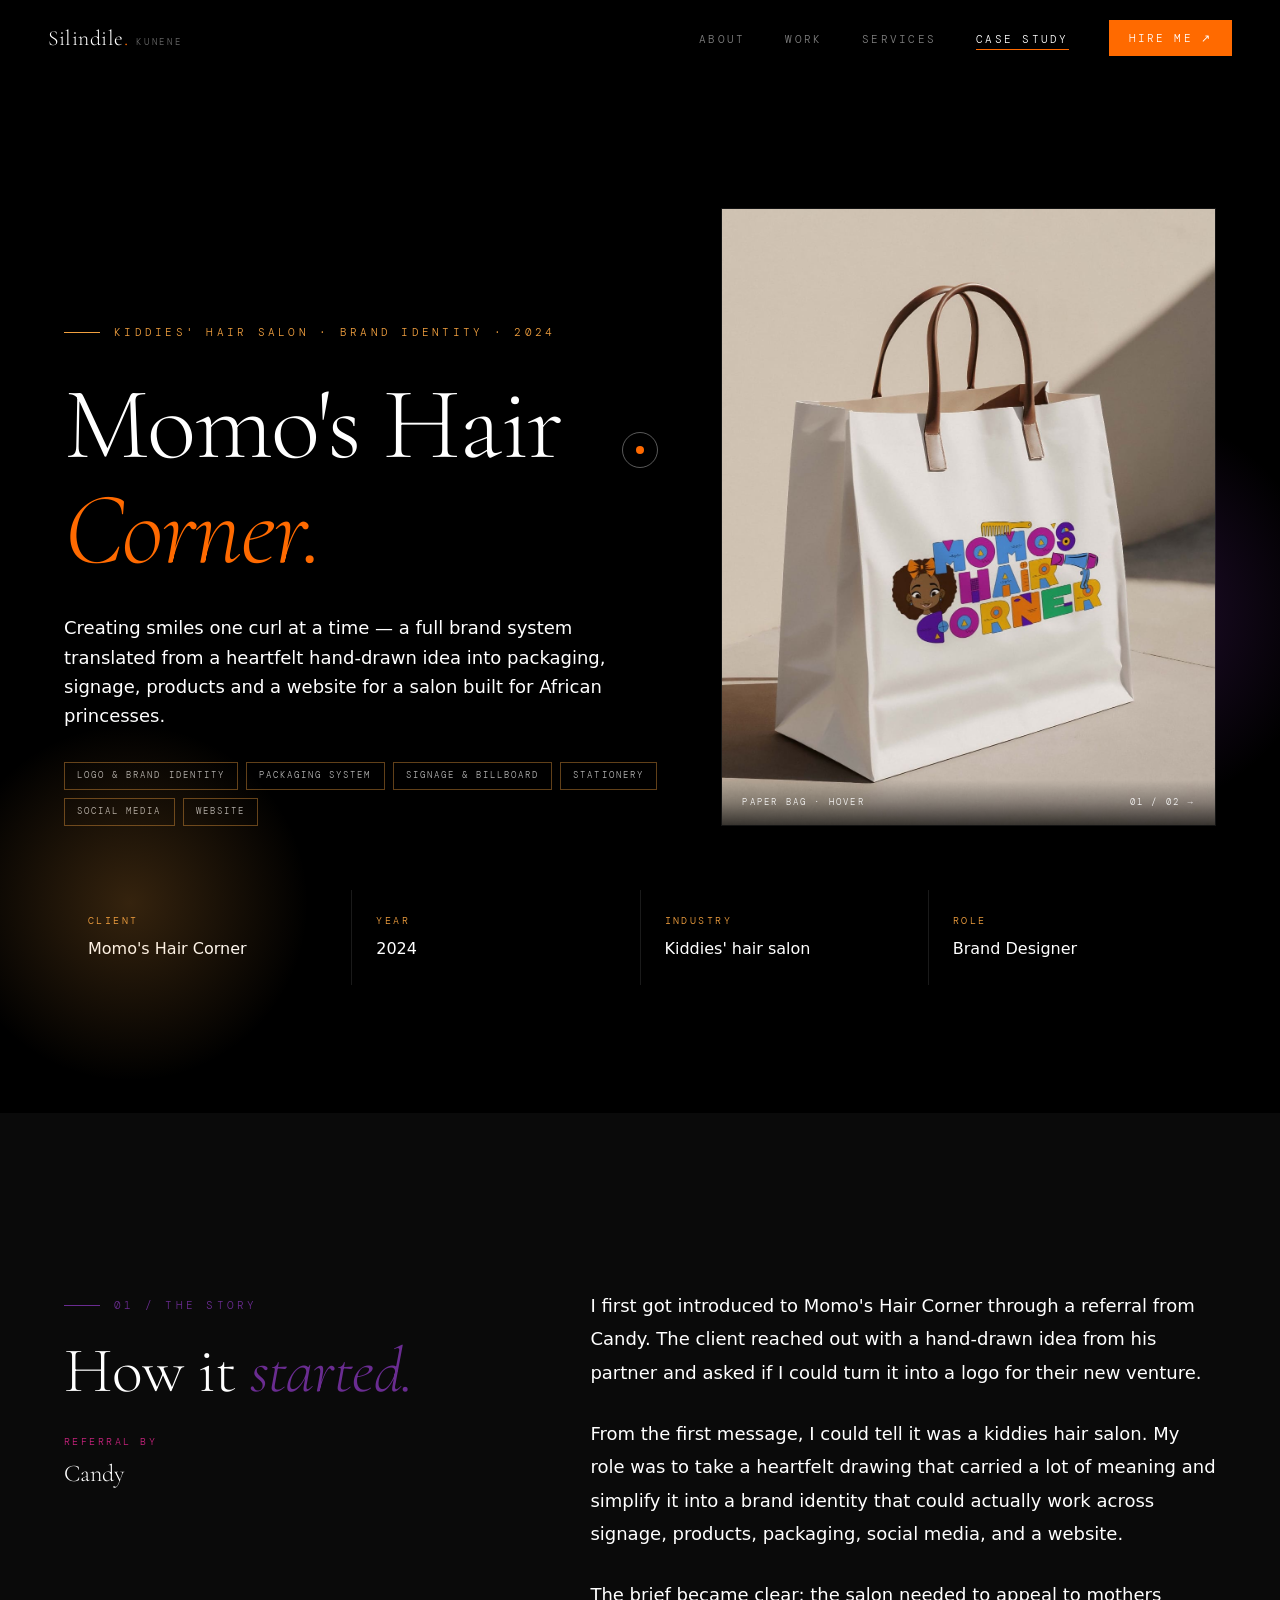
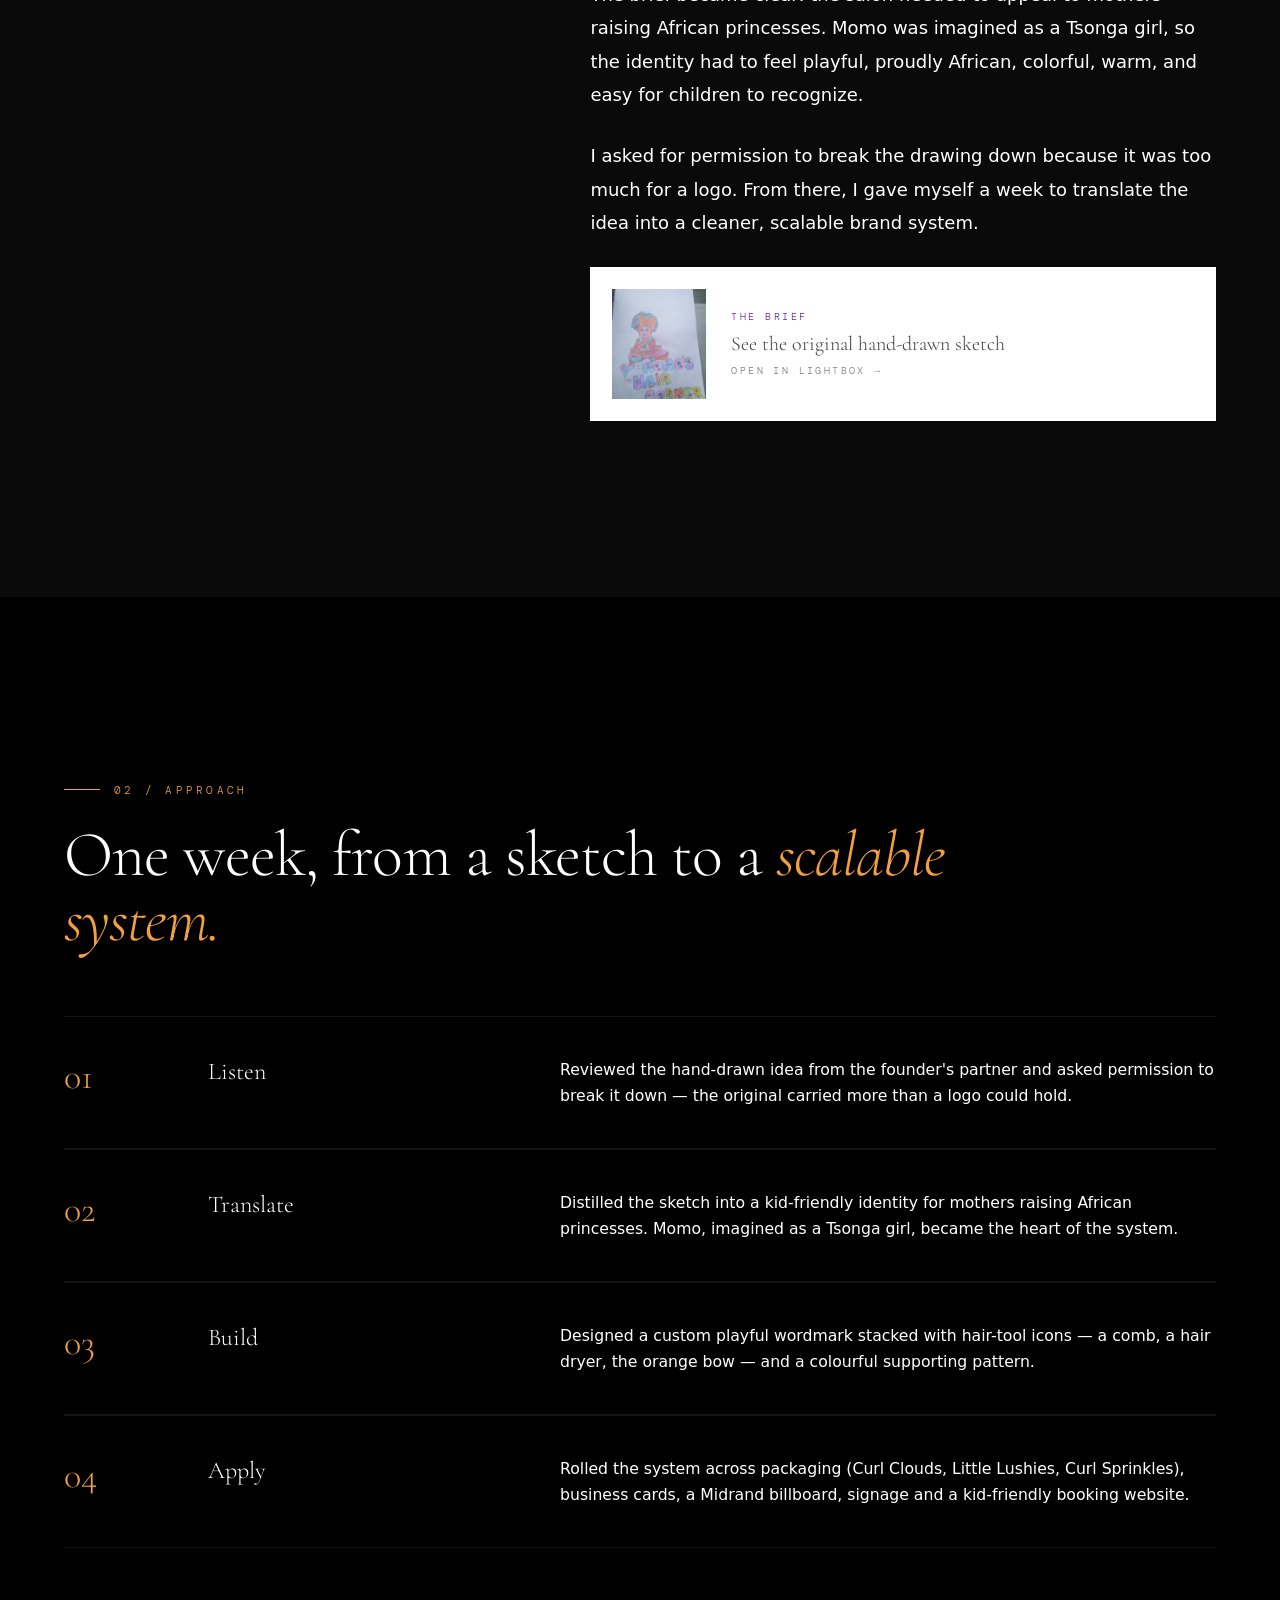
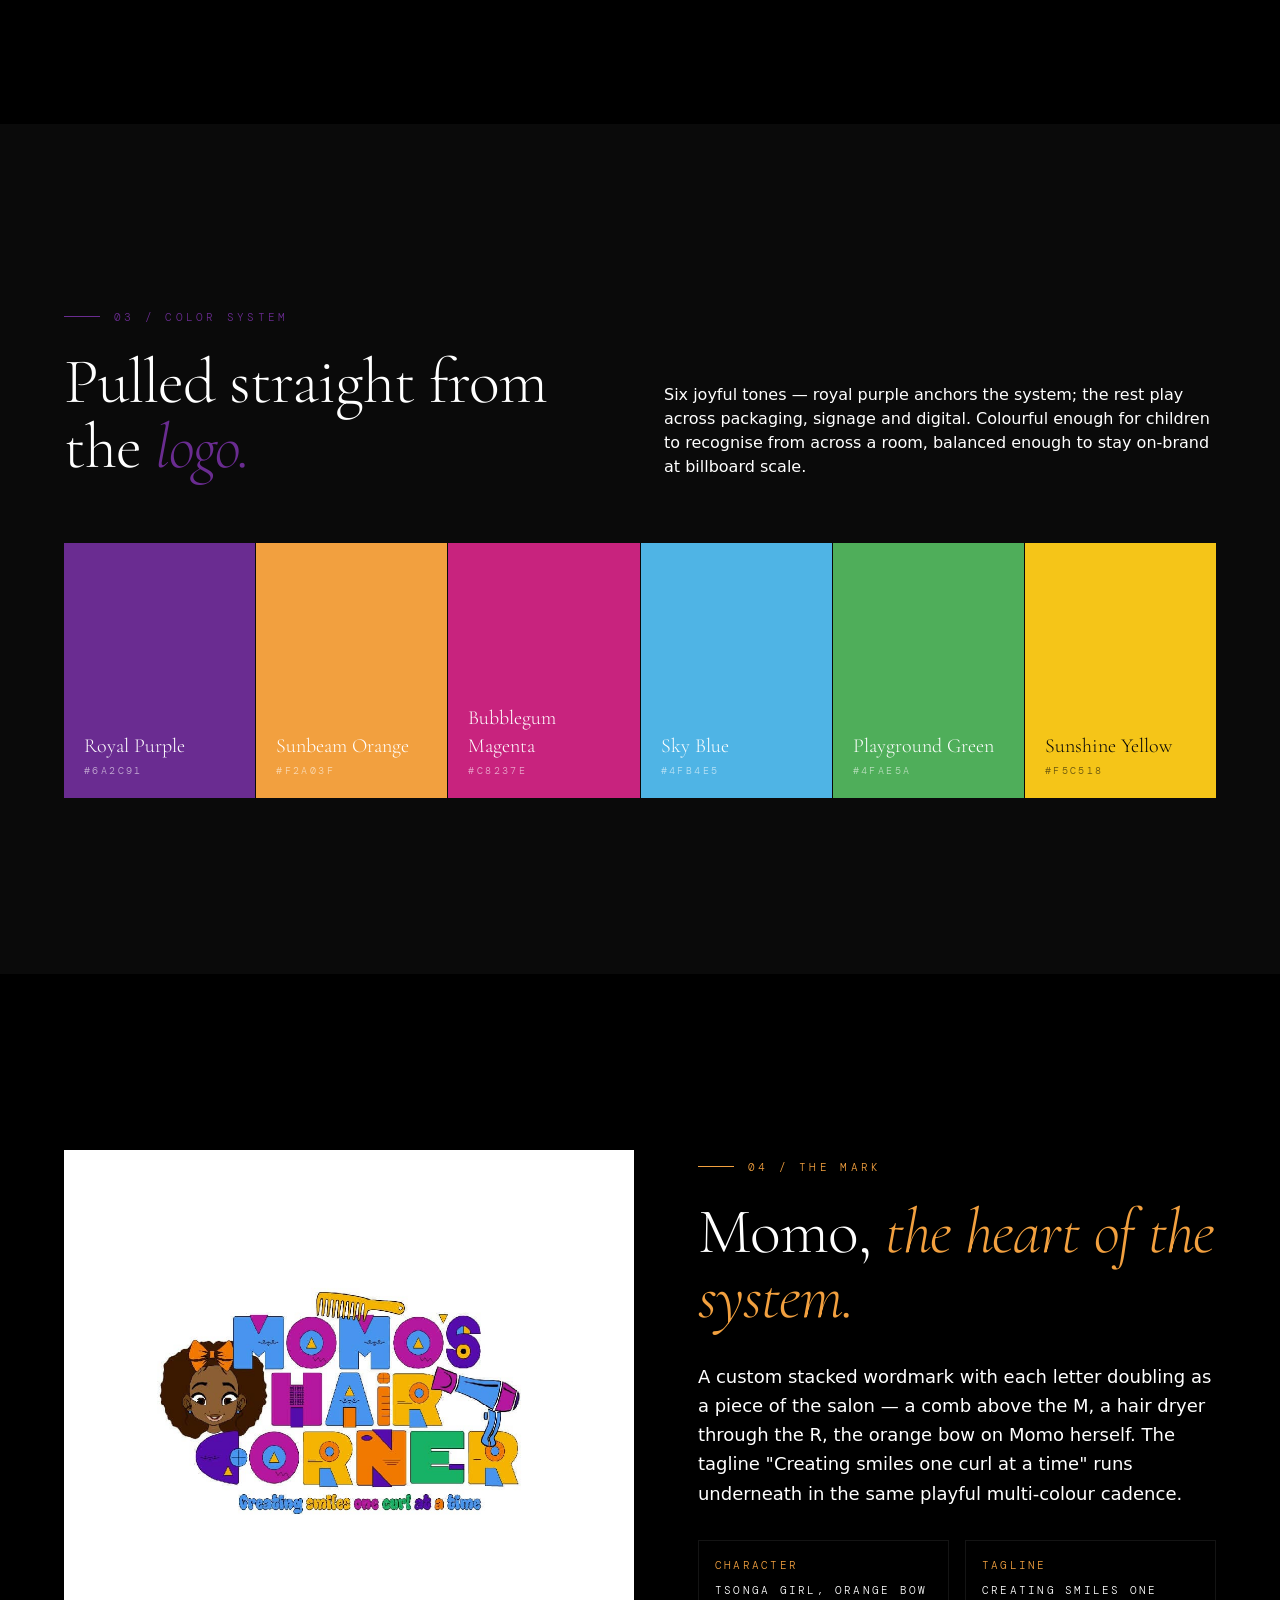
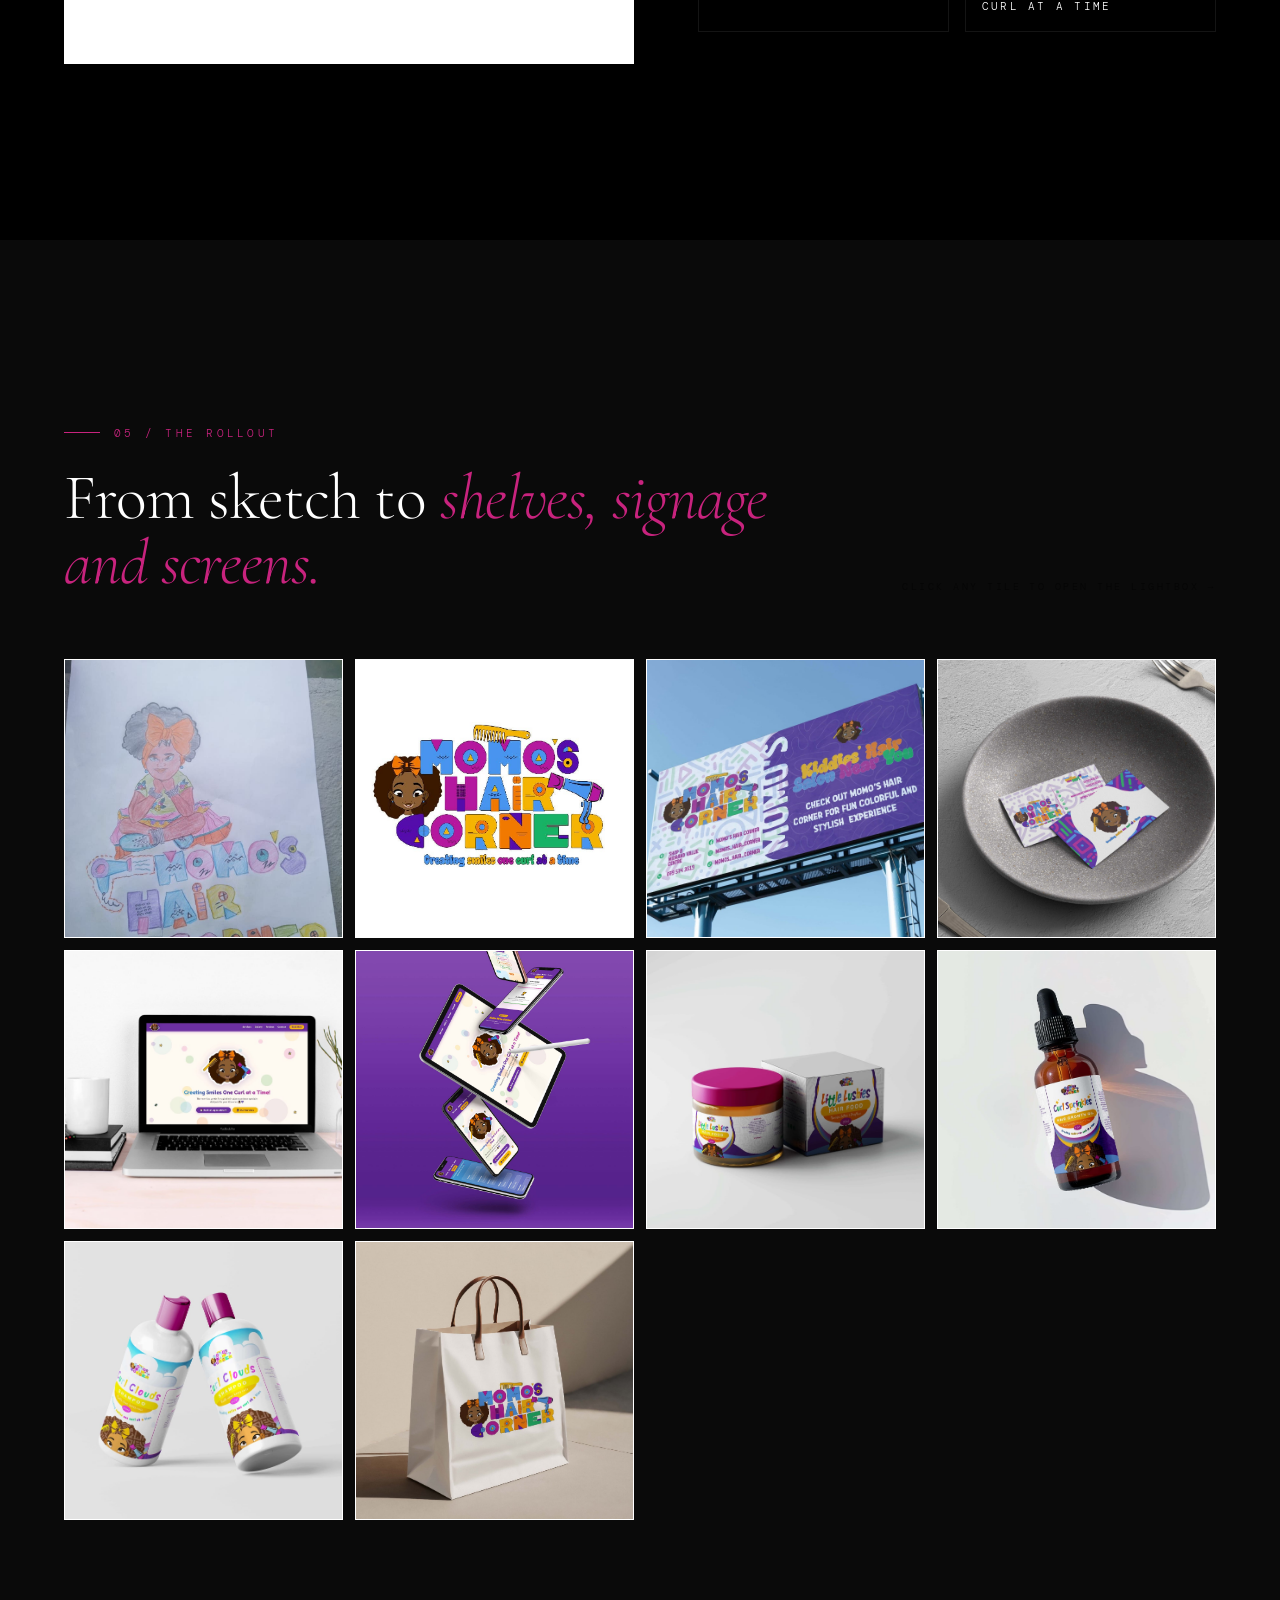
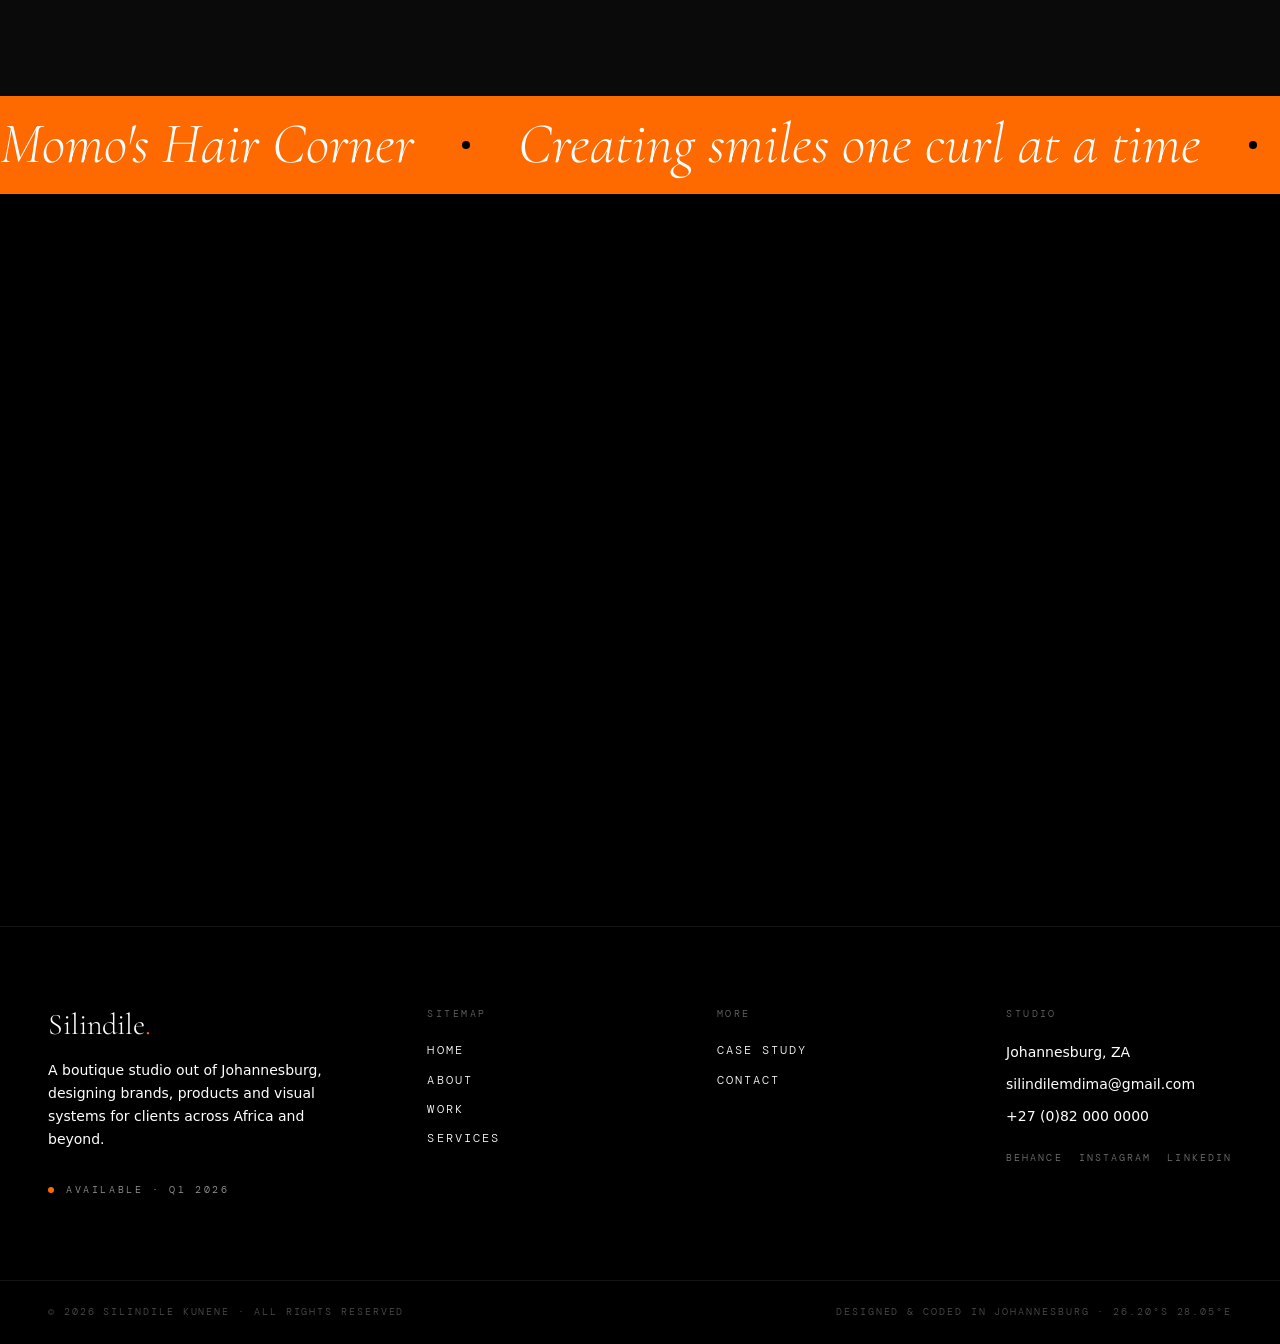
<file: case-study.html>
<!DOCTYPE html><html lang="en" data-tsd-source="/src/routes/__root.tsx:108:5" class="cursor-on"><head data-tsd-source="/src/routes/__root.tsx:109:7"><meta charset="utf-8"><meta name="viewport" content="width=device-width, initial-scale=1"><link rel="preload" as="image" href="assets/images/momos-hair-corner-shopping-bag.jpg"><link rel="preload" as="image" href="assets/images/momos-hair-corner-shopping-bag-2.jpg"><link rel="stylesheet" href="https://fonts.googleapis.com/css2?family=Cormorant+Garamond:ital,wght@0,300;0,400;0,500;0,600;1,300;1,400;1,600&amp;family=DM+Mono:wght@300;400;500&amp;display=swap" data-precedence="default"><link rel="stylesheet" href="https://api.fontshare.com/v2/css?f[]=cabinet-grotesk@300,400,500,700,800,900&amp;display=swap" data-precedence="default"><link rel="stylesheet" href="assets/styles.css"><title>Momo's Hair Corner — Case Study · Silindile Kunene</title><meta name="author" content="Silindile Kunene"><meta name="theme-color" content="#000000"><meta name="format-detection" content="telephone=no"><meta property="og:site_name" content="Silindile Kunene"><meta property="og:locale" content="en_ZA"><meta name="twitter:card" content="summary_large_image"><meta name="twitter:title" content="Silindile Kunene — Graphic Designer &amp; Creative Director"><meta name="twitter:description" content="Brand identity, web design, creative direction. Johannesburg-based studio working with premium brands across Africa and globally."><meta name="description" content="A heartfelt hand-drawn idea translated into a complete brand identity for a kiddies' hair salon — logo, packaging, signage, products and website. A playful, proudly African system designed for mothers raising African princesses."><meta property="og:title" content="Momo's Hair Corner — Case Study"><meta property="og:description" content="From a hand-drawn sketch to a full brand identity for a kiddies' hair salon."><meta property="og:type" content="article"><meta property="og:url" content="https://radiant-refine-joy.lovable.app/case-study"><meta property="og:image" content="assets/images/momos-hair-corner-final-logo.jpg"><meta name="twitter:image" content="assets/images/momos-hair-corner-final-logo.jpg"><link rel="icon" href="/favicon.ico"><link rel="preconnect" href="https://fonts.googleapis.com"><link rel="preconnect" href="https://fonts.gstatic.com" crossorigin="anonymous"><link rel="preconnect" href="https://api.fontshare.com"><link rel="canonical" href="https://radiant-refine-joy.lovable.app/case-study"><script type="application/ld+json">{"@context":"https://schema.org","@type":"Person","name":"Silindile Kunene","jobTitle":"Graphic Designer & Creative Director","url":"https://radiant-refine-joy.lovable.app","address":{"@type":"PostalAddress","addressLocality":"Johannesburg","addressCountry":"ZA"},"sameAs":["https://www.behance.net/silindilekunene"]}</script><link rel="stylesheet" href="assets/styles.css"></head><body class="bg-ink text-bone case-study-page" data-tsd-source="/src/routes/__root.tsx:112:7"><style data-tsd-source="/src/components/site/Cursor.tsx:65:7">
        .cursor-on, .cursor-on * { cursor: none !important; }
        @media (max-width: 1023px), (pointer: coarse) {
          .cursor-on, .cursor-on * { cursor: auto !important; }
        }
        .cursor-dot, .cursor-ring {
          position: fixed; top: 0; left: 0; pointer-events: none; z-index: 9999;
          transition: width .3s var(--ease-editorial), height .3s var(--ease-editorial), background-color .3s, border-color .3s;
        }
        .cursor-dot { width: 8px; height: 8px; background: var(--color-gold); border-radius: 999px; mix-blend-mode: difference; }
        .cursor-ring { width: 36px; height: 36px; border: 1px solid rgba(255,255,255,0.35); border-radius: 999px; }
        body.cursor-hover .cursor-dot { width: 56px; height: 56px; background: rgba(255,106,0,0.15); }
        body.cursor-hover .cursor-ring { width: 56px; height: 56px; border-color: var(--color-gold); }
      </style><div class="cursor-dot" aria-hidden="true" data-tsd-source="/src/components/site/Cursor.tsx:79:7"></div><div class="cursor-ring" aria-hidden="true" data-tsd-source="/src/components/site/Cursor.tsx:80:7" style="transform: translate3d(720px, 900px, 0px) translate(-50%, -50%);"></div><nav class="fixed inset-x-0 top-0 z-50 flex items-center justify-between px-6 py-5 transition-all duration-500 md:px-12 bg-transparent" data-tsd-source="/src/components/site/Nav.tsx:27:7"><a data-tsd-source="/src/components/site/Nav.tsx:34:9" href="index.html" class="flex items-baseline gap-2 text-bone"><span class="font-display text-[1.35rem] tracking-wide" data-tsd-source="/src/components/site/Nav.tsx:35:11">Silindile<span class="text-gold" data-tsd-source="/src/components/site/Nav.tsx:36:22">.</span></span><span class="hidden font-mono text-[0.55rem] uppercase tracking-[0.3em] text-white/40 md:inline" data-tsd-source="/src/components/site/Nav.tsx:38:11">Kunene</span></a><ul class="hidden items-center gap-10 md:flex" data-tsd-source="/src/components/site/Nav.tsx:43:9"><li data-tsd-source="/src/components/site/Nav.tsx:47:15"><a data-tsd-source="/src/components/site/Nav.tsx:48:17" href="about.html" class="relative font-mono text-[0.7rem] uppercase tracking-[0.2em] transition-colors text-white/50 hover:text-bone">About<span class="absolute -bottom-1 left-0 h-px bg-gold transition-all duration-500 w-0 group-hover:w-full" data-tsd-source="/src/components/site/Nav.tsx:55:19"></span></a></li><li data-tsd-source="/src/components/site/Nav.tsx:47:15"><a data-tsd-source="/src/components/site/Nav.tsx:48:17" href="work.html" class="relative font-mono text-[0.7rem] uppercase tracking-[0.2em] transition-colors text-white/50 hover:text-bone">Work<span class="absolute -bottom-1 left-0 h-px bg-gold transition-all duration-500 w-0 group-hover:w-full" data-tsd-source="/src/components/site/Nav.tsx:55:19"></span></a></li><li data-tsd-source="/src/components/site/Nav.tsx:47:15"><a data-tsd-source="/src/components/site/Nav.tsx:48:17" href="services.html" class="relative font-mono text-[0.7rem] uppercase tracking-[0.2em] transition-colors text-white/50 hover:text-bone">Services<span class="absolute -bottom-1 left-0 h-px bg-gold transition-all duration-500 w-0 group-hover:w-full" data-tsd-source="/src/components/site/Nav.tsx:55:19"></span></a></li><li data-tsd-source="/src/components/site/Nav.tsx:47:15"><a data-tsd-source="/src/components/site/Nav.tsx:48:17" class="relative font-mono text-[0.7rem] uppercase tracking-[0.2em] transition-colors text-bone active" href="case-study.html" data-status="active" aria-current="page">Case Study<span class="absolute -bottom-1 left-0 h-px bg-gold transition-all duration-500 w-full" data-tsd-source="/src/components/site/Nav.tsx:55:19"></span></a></li><li data-tsd-source="/src/components/site/Nav.tsx:64:11"><a data-tsd-source="/src/components/site/Nav.tsx:65:13" href="contact.html" class="group inline-flex items-center gap-2 bg-gold px-5 py-2.5 font-mono text-[0.68rem] uppercase tracking-[0.2em] text-ink transition-colors hover:bg-bone">Hire Me<span class="transition-transform group-hover:translate-x-0.5" data-tsd-source="/src/components/site/Nav.tsx:70:15">↗</span></a></li></ul><button aria-label="Toggle navigation" class="relative z-50 flex h-10 w-10 flex-col items-center justify-center gap-[5px] md:hidden" data-tsd-source="/src/components/site/Nav.tsx:75:9"><span class="block h-[1.5px] w-7 bg-bone transition-transform " data-tsd-source="/src/components/site/Nav.tsx:80:11"></span><span class="block h-[1.5px] w-7 bg-bone transition-opacity " data-tsd-source="/src/components/site/Nav.tsx:83:11"></span><span class="block h-[1.5px] w-7 bg-bone transition-transform " data-tsd-source="/src/components/site/Nav.tsx:86:11"></span></button></nav><div class="fixed inset-0 z-40 flex flex-col items-center justify-center gap-10 bg-ink transition-all duration-500 md:hidden pointer-events-none opacity-0" data-tsd-source="/src/components/site/Nav.tsx:93:7"><a data-tsd-source="/src/components/site/Nav.tsx:99:11" href="index.html" class="font-display text-4xl font-light tracking-tight text-bone transition-colors hover:text-gold">Home</a><a data-tsd-source="/src/components/site/Nav.tsx:99:11" href="about.html" class="font-display text-4xl font-light tracking-tight text-bone transition-colors hover:text-gold">About</a><a data-tsd-source="/src/components/site/Nav.tsx:99:11" href="work.html" class="font-display text-4xl font-light tracking-tight text-bone transition-colors hover:text-gold">Work</a><a data-tsd-source="/src/components/site/Nav.tsx:99:11" href="services.html" class="font-display text-4xl font-light tracking-tight text-bone transition-colors hover:text-gold">Services</a><a data-tsd-source="/src/components/site/Nav.tsx:99:11" class="font-display text-4xl font-light tracking-tight text-bone transition-colors hover:text-gold active" href="case-study.html" data-status="active" aria-current="page">Case Study</a><a data-tsd-source="/src/components/site/Nav.tsx:99:11" href="contact.html" class="font-display text-4xl font-light tracking-tight text-bone transition-colors hover:text-gold">Contact</a><div class="absolute bottom-12 font-mono text-[0.6rem] uppercase tracking-[0.3em] text-white/30" data-tsd-source="/src/components/site/Nav.tsx:107:9">Johannesburg · ZA</div></div><main class="min-h-screen" data-tsd-source="/src/routes/__root.tsx:127:7"><!--$--><section class="relative overflow-hidden bg-ink px-6 pb-24 pt-40 md:px-16 md:pb-32 md:pt-52" data-tsd-source="/src/routes/case-study.tsx:88:7"><div class="pointer-events-none absolute -right-20 top-1/3 h-[480px] w-[480px] rounded-full bg-[radial-gradient(circle,rgba(106,44,145,0.35),transparent_60%)]" data-tsd-source="/src/routes/case-study.tsx:89:9"></div><div class="pointer-events-none absolute -left-20 bottom-0 h-[420px] w-[420px] rounded-full bg-[radial-gradient(circle,rgba(242,160,63,0.22),transparent_60%)]" data-tsd-source="/src/routes/case-study.tsx:90:9"></div><div class="mx-auto grid max-w-[1400px] items-end gap-16 md:grid-cols-[1.2fr_1fr]" data-tsd-source="/src/routes/case-study.tsx:92:9"><div data-tsd-source="/src/routes/case-study.tsx:93:11"><div data-tsd-source="/src/components/site/Reveal.tsx:22:5" style="opacity: 1; transform: none;"><span class="eyebrow eyebrow-rule" style="color:#F2A03F" data-tsd-source="/src/routes/case-study.tsx:95:15">Kiddies' hair salon · Brand identity · 2024</span></div><h1 class="serif-display mt-8 text-[clamp(3rem,8vw,8rem)]" data-tsd-source="/src/components/site/Reveal.tsx:47:5"><span class="inline-block will-change-transform " data-tsd-source="/src/components/site/Reveal.tsx:57:11" style="opacity: 1; filter: blur(0px); transform: none;">Momo's<!-- -->&nbsp;</span><span class="inline-block will-change-transform " data-tsd-source="/src/components/site/Reveal.tsx:57:11" style="opacity: 1; filter: blur(0px); transform: none;">Hair<!-- -->&nbsp;</span><span class="inline-block will-change-transform italic text-gold" data-tsd-source="/src/components/site/Reveal.tsx:57:11" style="opacity: 1; filter: blur(0px); transform: none;">Corner.</span></h1><div data-tsd-source="/src/components/site/Reveal.tsx:22:5" style="opacity: 1; transform: none;"><p class="mt-8 max-w-xl text-lg leading-relaxed text-white/70" data-tsd-source="/src/routes/case-study.tsx:105:15">Creating smiles one curl at a time — a full brand system translated from a heartfelt hand-drawn idea into packaging, signage, products and a website for a salon built for African princesses.</p></div><div data-tsd-source="/src/components/site/Reveal.tsx:22:5" style="opacity: 1; transform: none;"><div class="mt-8 flex flex-wrap gap-2" data-tsd-source="/src/routes/case-study.tsx:112:15"><span class="border px-3 py-1.5 font-mono text-[0.58rem] uppercase tracking-[0.22em] text-white/70" style="border-color:rgba(242,160,63,0.4)" data-tsd-source="/src/routes/case-study.tsx:114:19">Logo &amp; Brand Identity</span><span class="border px-3 py-1.5 font-mono text-[0.58rem] uppercase tracking-[0.22em] text-white/70" style="border-color:rgba(242,160,63,0.4)" data-tsd-source="/src/routes/case-study.tsx:114:19">Packaging System</span><span class="border px-3 py-1.5 font-mono text-[0.58rem] uppercase tracking-[0.22em] text-white/70" style="border-color:rgba(242,160,63,0.4)" data-tsd-source="/src/routes/case-study.tsx:114:19">Signage &amp; Billboard</span><span class="border px-3 py-1.5 font-mono text-[0.58rem] uppercase tracking-[0.22em] text-white/70" style="border-color:rgba(242,160,63,0.4)" data-tsd-source="/src/routes/case-study.tsx:114:19">Stationery</span><span class="border px-3 py-1.5 font-mono text-[0.58rem] uppercase tracking-[0.22em] text-white/70" style="border-color:rgba(242,160,63,0.4)" data-tsd-source="/src/routes/case-study.tsx:114:19">Social Media</span><span class="border px-3 py-1.5 font-mono text-[0.58rem] uppercase tracking-[0.22em] text-white/70" style="border-color:rgba(242,160,63,0.4)" data-tsd-source="/src/routes/case-study.tsx:114:19">Website</span></div></div></div><div data-tsd-source="/src/components/site/Reveal.tsx:22:5" style="opacity: 1; transform: none;"><button type="button" aria-label="Open paper bag photos in lightbox" class="group relative block aspect-[4/5] w-full overflow-hidden border border-white/10" data-tsd-source="/src/routes/case-study.tsx:128:13"><img src="assets/images/momos-hair-corner-shopping-bag.jpg" alt="Momo's Hair Corner paper shopping bag — angled view" class="absolute inset-0 h-full w-full object-cover transition-opacity duration-500 opacity-100" loading="eager" data-tsd-source="/src/routes/case-study.tsx:138:15"><img src="assets/images/momos-hair-corner-shopping-bag-2.jpg" alt="Momo's Hair Corner paper shopping bags — front view" class="absolute inset-0 h-full w-full object-cover transition-opacity duration-500 opacity-0" loading="eager" data-tsd-source="/src/routes/case-study.tsx:144:15"><div class="absolute inset-x-0 bottom-0 flex items-center justify-between bg-gradient-to-t from-black/70 via-black/30 to-transparent px-5 py-4 font-mono text-[0.55rem] uppercase tracking-[0.25em] text-white/90" data-tsd-source="/src/routes/case-study.tsx:150:15"><span data-tsd-source="/src/routes/case-study.tsx:151:17">Paper bag · Hover</span><span data-tsd-source="/src/routes/case-study.tsx:152:17">01 / 02<!-- --> →</span></div></button></div></div><div class="mx-auto mt-16 grid max-w-[1400px] gap-px bg-white/10 sm:grid-cols-4" data-tsd-source="/src/routes/case-study.tsx:158:9"><div class="bg-ink px-6 py-6" data-tsd-source="/src/routes/case-study.tsx:165:13"><div class="mono-label" style="color:#F2A03F" data-tsd-source="/src/routes/case-study.tsx:166:15">Client</div><div class="mt-2 text-bone" data-tsd-source="/src/routes/case-study.tsx:167:15">Momo's Hair Corner</div></div><div class="bg-ink px-6 py-6" data-tsd-source="/src/routes/case-study.tsx:165:13"><div class="mono-label" style="color:#F2A03F" data-tsd-source="/src/routes/case-study.tsx:166:15">Year</div><div class="mt-2 text-bone" data-tsd-source="/src/routes/case-study.tsx:167:15">2024</div></div><div class="bg-ink px-6 py-6" data-tsd-source="/src/routes/case-study.tsx:165:13"><div class="mono-label" style="color:#F2A03F" data-tsd-source="/src/routes/case-study.tsx:166:15">Industry</div><div class="mt-2 text-bone" data-tsd-source="/src/routes/case-study.tsx:167:15">Kiddies' hair salon</div></div><div class="bg-ink px-6 py-6" data-tsd-source="/src/routes/case-study.tsx:165:13"><div class="mono-label" style="color:#F2A03F" data-tsd-source="/src/routes/case-study.tsx:166:15">Role</div><div class="mt-2 text-bone" data-tsd-source="/src/routes/case-study.tsx:167:15">Brand Designer</div></div></div></section><section class="bg-paper px-6 py-32 md:px-16 md:py-44" data-tsd-source="/src/routes/case-study.tsx:174:7"><div class="mx-auto grid max-w-[1400px] gap-16 md:grid-cols-[0.85fr_1.15fr]" data-tsd-source="/src/routes/case-study.tsx:175:9"><div data-tsd-source="/src/components/site/Reveal.tsx:22:5" style="opacity: 1; transform: none;"><div class="md:sticky md:top-32" data-tsd-source="/src/routes/case-study.tsx:177:13"><span class="eyebrow eyebrow-rule" style="color:#6A2C91" data-tsd-source="/src/routes/case-study.tsx:178:15">01 / The story</span><h2 class="serif-display mt-6 text-[clamp(2.4rem,5vw,4.5rem)]" data-tsd-source="/src/routes/case-study.tsx:181:15">How it <span class="italic" style="color:#6A2C91" data-tsd-source="/src/routes/case-study.tsx:182:24">started.</span></h2><div class="mt-8 hidden md:block" data-tsd-source="/src/routes/case-study.tsx:184:15"><div class="mono-label" style="color:#C8237E" data-tsd-source="/src/routes/case-study.tsx:185:17">Referral by</div><div class="mt-2 font-display text-2xl font-light" data-tsd-source="/src/routes/case-study.tsx:186:17">Candy</div></div></div></div><div class="space-y-7 text-lg leading-[1.85] text-ink/75" data-tsd-source="/src/routes/case-study.tsx:191:11"><div data-tsd-source="/src/components/site/Reveal.tsx:22:5" style="opacity: 1; transform: none;"><p data-tsd-source="/src/routes/case-study.tsx:193:15">I first got introduced to Momo's Hair Corner through a referral from Candy. The client reached out with a hand-drawn idea from his partner and asked if I could turn it into a logo for their new venture.</p></div><div data-tsd-source="/src/components/site/Reveal.tsx:22:5" style="opacity: 1; transform: none;"><p data-tsd-source="/src/routes/case-study.tsx:200:15">From the first message, I could tell it was a kiddies hair salon. My role was to take a heartfelt drawing that carried a lot of meaning and simplify it into a brand identity that could actually work across signage, products, packaging, social media, and a website.</p></div><div data-tsd-source="/src/components/site/Reveal.tsx:22:5" style="opacity: 1; transform: none;"><p data-tsd-source="/src/routes/case-study.tsx:208:15">The brief became clear: the salon needed to appeal to mothers raising African princesses. Momo was imagined as a Tsonga girl, so the identity had to feel playful, proudly African, colorful, warm, and easy for children to recognize.</p></div><div data-tsd-source="/src/components/site/Reveal.tsx:22:5" style="opacity:0;transform:translateY(36px)"><p data-tsd-source="/src/routes/case-study.tsx:216:15">I asked for permission to break the drawing down because it was too much for a logo. From there, I gave myself a week to translate the idea into a cleaner, scalable brand system.</p></div><div data-tsd-source="/src/components/site/Reveal.tsx:22:5" style="opacity:0;transform:translateY(36px)"><button type="button" class="group mt-6 grid w-full grid-cols-[auto_1fr] items-center gap-6 border border-ink/15 bg-white p-5 text-left transition-all hover:border-ink/40 hover:shadow-lg" data-tsd-source="/src/routes/case-study.tsx:225:15"><div class="relative h-28 w-24 overflow-hidden border border-ink/10 bg-white" data-tsd-source="/src/routes/case-study.tsx:230:17"><img loading="lazy" decoding="async" src="assets/images/momos-hair-corner-original-sketch.jpg" alt="Hand-drawn brief preview" class="h-full w-full object-cover transition-transform duration-500 group-hover:scale-105" data-tsd-source="/src/routes/case-study.tsx:231:19"></div><div data-tsd-source="/src/routes/case-study.tsx:237:17"><div class="mono-label" style="color:#6A2C91" data-tsd-source="/src/routes/case-study.tsx:238:19">The brief</div><div class="mt-1 font-display text-xl font-light" data-tsd-source="/src/routes/case-study.tsx:239:19">See the original hand-drawn sketch</div><div class="mt-1 font-mono text-[0.6rem] uppercase tracking-[0.25em] text-ink/50" data-tsd-source="/src/routes/case-study.tsx:242:19">Open in lightbox →</div></div></button></div></div></div></section><section class="bg-ink px-6 py-32 md:px-16 md:py-44" data-tsd-source="/src/routes/case-study.tsx:253:7"><div class="mx-auto max-w-[1400px]" data-tsd-source="/src/routes/case-study.tsx:254:9"><div data-tsd-source="/src/components/site/Reveal.tsx:22:5" style="opacity:0;transform:translateY(36px)"><span class="eyebrow eyebrow-rule" style="color:#F2A03F" data-tsd-source="/src/routes/case-study.tsx:256:13">02 / Approach</span><h2 class="serif-display mt-6 max-w-4xl text-[clamp(2.4rem,5vw,4.5rem)]" data-tsd-source="/src/routes/case-study.tsx:259:13">One week, from a sketch to a<!-- --> <span class="italic" style="color:#F2A03F" data-tsd-source="/src/routes/case-study.tsx:261:15">scalable system.</span></h2></div><div class="mt-16" data-tsd-source="/src/routes/case-study.tsx:267:11"><div data-tsd-source="/src/components/site/Reveal.tsx:22:5" style="opacity:0;transform:translateY(36px)"><article class="group grid grid-cols-1 items-start gap-6 border-t border-white/10 py-10 transition-colors last:border-b md:grid-cols-[120px_1fr_2fr]" data-tsd-source="/src/routes/case-study.tsx:270:17"><div class="font-display text-4xl font-light" style="color:#F2A03F" data-tsd-source="/src/routes/case-study.tsx:271:19">01</div><h3 class="font-display text-2xl font-light leading-tight transition-colors" data-tsd-source="/src/routes/case-study.tsx:274:19">Listen</h3><p class="max-w-2xl text-[0.98rem] leading-relaxed text-white/65" data-tsd-source="/src/routes/case-study.tsx:277:19">Reviewed the hand-drawn idea from the founder's partner and asked permission to break it down — the original carried more than a logo could hold.</p></article></div><div data-tsd-source="/src/components/site/Reveal.tsx:22:5" style="opacity:0;transform:translateY(36px)"><article class="group grid grid-cols-1 items-start gap-6 border-t border-white/10 py-10 transition-colors last:border-b md:grid-cols-[120px_1fr_2fr]" data-tsd-source="/src/routes/case-study.tsx:270:17"><div class="font-display text-4xl font-light" style="color:#F2A03F" data-tsd-source="/src/routes/case-study.tsx:271:19">02</div><h3 class="font-display text-2xl font-light leading-tight transition-colors" data-tsd-source="/src/routes/case-study.tsx:274:19">Translate</h3><p class="max-w-2xl text-[0.98rem] leading-relaxed text-white/65" data-tsd-source="/src/routes/case-study.tsx:277:19">Distilled the sketch into a kid-friendly identity for mothers raising African princesses. Momo, imagined as a Tsonga girl, became the heart of the system.</p></article></div><div data-tsd-source="/src/components/site/Reveal.tsx:22:5" style="opacity:0;transform:translateY(36px)"><article class="group grid grid-cols-1 items-start gap-6 border-t border-white/10 py-10 transition-colors last:border-b md:grid-cols-[120px_1fr_2fr]" data-tsd-source="/src/routes/case-study.tsx:270:17"><div class="font-display text-4xl font-light" style="color:#F2A03F" data-tsd-source="/src/routes/case-study.tsx:271:19">03</div><h3 class="font-display text-2xl font-light leading-tight transition-colors" data-tsd-source="/src/routes/case-study.tsx:274:19">Build</h3><p class="max-w-2xl text-[0.98rem] leading-relaxed text-white/65" data-tsd-source="/src/routes/case-study.tsx:277:19">Designed a custom playful wordmark stacked with hair-tool icons — a comb, a hair dryer, the orange bow — and a colourful supporting pattern.</p></article></div><div data-tsd-source="/src/components/site/Reveal.tsx:22:5" style="opacity:0;transform:translateY(36px)"><article class="group grid grid-cols-1 items-start gap-6 border-t border-white/10 py-10 transition-colors last:border-b md:grid-cols-[120px_1fr_2fr]" data-tsd-source="/src/routes/case-study.tsx:270:17"><div class="font-display text-4xl font-light" style="color:#F2A03F" data-tsd-source="/src/routes/case-study.tsx:271:19">04</div><h3 class="font-display text-2xl font-light leading-tight transition-colors" data-tsd-source="/src/routes/case-study.tsx:274:19">Apply</h3><p class="max-w-2xl text-[0.98rem] leading-relaxed text-white/65" data-tsd-source="/src/routes/case-study.tsx:277:19">Rolled the system across packaging (Curl Clouds, Little Lushies, Curl Sprinkles), business cards, a Midrand billboard, signage and a kid-friendly booking website.</p></article></div></div></div></section><section class="bg-paper px-6 py-32 md:px-16 md:py-44" data-tsd-source="/src/routes/case-study.tsx:288:7"><div class="mx-auto max-w-[1400px]" data-tsd-source="/src/routes/case-study.tsx:289:9"><div data-tsd-source="/src/components/site/Reveal.tsx:22:5" style="opacity:0;transform:translateY(36px)"><div class="grid items-end gap-12 md:grid-cols-[1fr_1fr]" data-tsd-source="/src/routes/case-study.tsx:291:13"><div data-tsd-source="/src/routes/case-study.tsx:292:15"><span class="eyebrow eyebrow-rule" style="color:#6A2C91" data-tsd-source="/src/routes/case-study.tsx:293:17">03 / Color system</span><h2 class="serif-display mt-6 text-[clamp(2.4rem,5vw,4.5rem)]" data-tsd-source="/src/routes/case-study.tsx:296:17">Pulled straight from the<!-- --> <span class="italic" style="color:#6A2C91" data-tsd-source="/src/routes/case-study.tsx:298:19">logo.</span></h2></div><p class="text-ink/60" data-tsd-source="/src/routes/case-study.tsx:301:15">Six joyful tones — royal purple anchors the system; the rest play across packaging, signage and digital. Colourful enough for children to recognise from across a room, balanced enough to stay on-brand at billboard scale.</p></div></div><div class="mt-16 grid gap-px bg-ink/10 sm:grid-cols-2 md:grid-cols-3 lg:grid-cols-6" data-tsd-source="/src/routes/case-study.tsx:310:11"><div data-tsd-source="/src/components/site/Reveal.tsx:22:5" style="opacity:0;transform:translateY(36px)"><div class="relative flex aspect-[3/4] flex-col justify-end p-5" style="background:#6A2C91" data-tsd-source="/src/routes/case-study.tsx:313:17"><div class="font-display text-xl font-light" style="color:#fff" data-tsd-source="/src/routes/case-study.tsx:317:19">Royal Purple</div><div class="mt-1 font-mono text-[0.6rem] uppercase tracking-[0.25em]" style="color:#ffffff99" data-tsd-source="/src/routes/case-study.tsx:320:19">#6A2C91</div></div></div><div data-tsd-source="/src/components/site/Reveal.tsx:22:5" style="opacity:0;transform:translateY(36px)"><div class="relative flex aspect-[3/4] flex-col justify-end p-5" style="background:#F2A03F" data-tsd-source="/src/routes/case-study.tsx:313:17"><div class="font-display text-xl font-light" style="color:#fff" data-tsd-source="/src/routes/case-study.tsx:317:19">Sunbeam Orange</div><div class="mt-1 font-mono text-[0.6rem] uppercase tracking-[0.25em]" style="color:#ffffff99" data-tsd-source="/src/routes/case-study.tsx:320:19">#F2A03F</div></div></div><div data-tsd-source="/src/components/site/Reveal.tsx:22:5" style="opacity:0;transform:translateY(36px)"><div class="relative flex aspect-[3/4] flex-col justify-end p-5" style="background:#C8237E" data-tsd-source="/src/routes/case-study.tsx:313:17"><div class="font-display text-xl font-light" style="color:#fff" data-tsd-source="/src/routes/case-study.tsx:317:19">Bubblegum Magenta</div><div class="mt-1 font-mono text-[0.6rem] uppercase tracking-[0.25em]" style="color:#ffffff99" data-tsd-source="/src/routes/case-study.tsx:320:19">#C8237E</div></div></div><div data-tsd-source="/src/components/site/Reveal.tsx:22:5" style="opacity:0;transform:translateY(36px)"><div class="relative flex aspect-[3/4] flex-col justify-end p-5" style="background:#4FB4E5" data-tsd-source="/src/routes/case-study.tsx:313:17"><div class="font-display text-xl font-light" style="color:#fff" data-tsd-source="/src/routes/case-study.tsx:317:19">Sky Blue</div><div class="mt-1 font-mono text-[0.6rem] uppercase tracking-[0.25em]" style="color:#ffffff99" data-tsd-source="/src/routes/case-study.tsx:320:19">#4FB4E5</div></div></div><div data-tsd-source="/src/components/site/Reveal.tsx:22:5" style="opacity:0;transform:translateY(36px)"><div class="relative flex aspect-[3/4] flex-col justify-end p-5" style="background:#4FAE5A" data-tsd-source="/src/routes/case-study.tsx:313:17"><div class="font-display text-xl font-light" style="color:#fff" data-tsd-source="/src/routes/case-study.tsx:317:19">Playground Green</div><div class="mt-1 font-mono text-[0.6rem] uppercase tracking-[0.25em]" style="color:#ffffff99" data-tsd-source="/src/routes/case-study.tsx:320:19">#4FAE5A</div></div></div><div data-tsd-source="/src/components/site/Reveal.tsx:22:5" style="opacity:0;transform:translateY(36px)"><div class="relative flex aspect-[3/4] flex-col justify-end p-5" style="background:#F5C518" data-tsd-source="/src/routes/case-study.tsx:313:17"><div class="font-display text-xl font-light" style="color:#0a0a0a" data-tsd-source="/src/routes/case-study.tsx:317:19">Sunshine Yellow</div><div class="mt-1 font-mono text-[0.6rem] uppercase tracking-[0.25em]" style="color:#0a0a0a99" data-tsd-source="/src/routes/case-study.tsx:320:19">#F5C518</div></div></div></div></div></section><section class="bg-ink px-6 py-32 md:px-16 md:py-44" data-tsd-source="/src/routes/case-study.tsx:334:7"><div class="mx-auto grid max-w-[1400px] gap-16 md:grid-cols-[1.1fr_1fr]" data-tsd-source="/src/routes/case-study.tsx:335:9"><div data-tsd-source="/src/components/site/Reveal.tsx:22:5" style="opacity:0;transform:translateY(36px)"><button type="button" class="group block w-full overflow-hidden border border-white/10 bg-white p-10" data-tsd-source="/src/routes/case-study.tsx:337:13"><img loading="lazy" decoding="async" src="assets/images/momos-hair-corner-final-logo.jpg" alt="Final Momo's Hair Corner logo" class="mx-auto h-auto w-full max-w-md transition-transform duration-500 group-hover:scale-[1.03]" data-tsd-source="/src/routes/case-study.tsx:342:15"></button></div><div data-tsd-source="/src/routes/case-study.tsx:349:11"><div data-tsd-source="/src/components/site/Reveal.tsx:22:5" style="opacity:0;transform:translateY(36px)"><span class="eyebrow eyebrow-rule" style="color:#F2A03F" data-tsd-source="/src/routes/case-study.tsx:351:15">04 / The mark</span><h2 class="serif-display mt-6 text-[clamp(2.4rem,5vw,4.5rem)]" data-tsd-source="/src/routes/case-study.tsx:354:15">Momo,<!-- --> <span class="italic" style="color:#F2A03F" data-tsd-source="/src/routes/case-study.tsx:356:17">the heart of the system.</span></h2></div><div data-tsd-source="/src/components/site/Reveal.tsx:22:5" style="opacity:0;transform:translateY(36px)"><p class="mt-8 text-lg leading-relaxed text-white/70" data-tsd-source="/src/routes/case-study.tsx:362:15">A custom stacked wordmark with each letter doubling as a piece of the salon — a comb above the M, a hair dryer through the R, the orange bow on Momo herself. The tagline "Creating smiles one curl at a time" runs underneath in the same playful multi-colour cadence.</p></div><div data-tsd-source="/src/components/site/Reveal.tsx:22:5" style="opacity:0;transform:translateY(36px)"><div class="mt-8 grid grid-cols-2 gap-4 font-mono text-[0.7rem] uppercase tracking-[0.2em] text-white/65" data-tsd-source="/src/routes/case-study.tsx:370:15"><div class="border border-white/10 p-4" data-tsd-source="/src/routes/case-study.tsx:371:17"><div style="color:#F2A03F" data-tsd-source="/src/routes/case-study.tsx:372:19">Character</div><div class="mt-2 text-bone" data-tsd-source="/src/routes/case-study.tsx:373:19">Tsonga girl, orange bow</div></div><div class="border border-white/10 p-4" data-tsd-source="/src/routes/case-study.tsx:375:17"><div style="color:#F2A03F" data-tsd-source="/src/routes/case-study.tsx:376:19">Tagline</div><div class="mt-2 text-bone" data-tsd-source="/src/routes/case-study.tsx:377:19">Creating smiles one curl at a time</div></div></div></div></div></div></section><section class="bg-paper px-6 py-32 md:px-16 md:py-44" data-tsd-source="/src/routes/case-study.tsx:386:7"><div class="mx-auto max-w-[1400px]" data-tsd-source="/src/routes/case-study.tsx:387:9"><div data-tsd-source="/src/components/site/Reveal.tsx:22:5" style="opacity:0;transform:translateY(36px)"><div class="flex flex-wrap items-end justify-between gap-6" data-tsd-source="/src/routes/case-study.tsx:389:13"><div data-tsd-source="/src/routes/case-study.tsx:390:15"><span class="eyebrow eyebrow-rule" style="color:#C8237E" data-tsd-source="/src/routes/case-study.tsx:391:17">05 / The rollout</span><h2 class="serif-display mt-6 max-w-3xl text-[clamp(2.4rem,5vw,4.5rem)]" data-tsd-source="/src/routes/case-study.tsx:394:17">From sketch to<!-- --> <span class="italic" style="color:#C8237E" data-tsd-source="/src/routes/case-study.tsx:396:19">shelves, signage and screens.</span></h2></div><div class="mono-label text-ink/50" data-tsd-source="/src/routes/case-study.tsx:401:15">Click any tile to open the lightbox →</div></div></div><div class="mt-16 grid grid-cols-2 gap-3 md:grid-cols-3 lg:grid-cols-4" data-tsd-source="/src/routes/case-study.tsx:407:11"><div data-tsd-source="/src/components/site/Reveal.tsx:22:5" style="opacity:0;transform:translateY(36px)"><button type="button" class="group relative block aspect-square w-full overflow-hidden border border-ink/10 bg-white" data-tsd-source="/src/routes/case-study.tsx:410:17"><img src="assets/images/momos-hair-corner-original-sketch.jpg" alt="Original hand-drawn brief from the client's partner" loading="lazy" class="h-full w-full object-cover transition-transform duration-700 ease-out group-hover:scale-110" data-tsd-source="/src/routes/case-study.tsx:415:19"><div class="absolute inset-0 bg-ink/0 transition-colors duration-300 group-hover:bg-ink/30" data-tsd-source="/src/routes/case-study.tsx:421:19"></div><div class="absolute inset-x-0 bottom-0 translate-y-2 px-3 py-3 font-mono text-[0.55rem] uppercase tracking-[0.22em] text-white opacity-0 transition-all duration-300 group-hover:translate-y-0 group-hover:opacity-100" data-tsd-source="/src/routes/case-study.tsx:422:19">Original sketch · The brief</div><div class="absolute right-2 top-2 flex h-7 w-7 items-center justify-center rounded-full bg-white/90 text-[0.65rem] text-ink opacity-0 transition-opacity group-hover:opacity-100" data-tsd-source="/src/routes/case-study.tsx:425:19">⤢</div></button></div><div data-tsd-source="/src/components/site/Reveal.tsx:22:5" style="opacity:0;transform:translateY(36px)"><button type="button" class="group relative block aspect-square w-full overflow-hidden border border-ink/10 bg-white" data-tsd-source="/src/routes/case-study.tsx:410:17"><img src="assets/images/momos-hair-corner-final-logo.jpg" alt="Final Momo's Hair Corner logo" loading="lazy" class="h-full w-full object-cover transition-transform duration-700 ease-out group-hover:scale-110" data-tsd-source="/src/routes/case-study.tsx:415:19"><div class="absolute inset-0 bg-ink/0 transition-colors duration-300 group-hover:bg-ink/30" data-tsd-source="/src/routes/case-study.tsx:421:19"></div><div class="absolute inset-x-0 bottom-0 translate-y-2 px-3 py-3 font-mono text-[0.55rem] uppercase tracking-[0.22em] text-white opacity-0 transition-all duration-300 group-hover:translate-y-0 group-hover:opacity-100" data-tsd-source="/src/routes/case-study.tsx:422:19">Final logo</div><div class="absolute right-2 top-2 flex h-7 w-7 items-center justify-center rounded-full bg-white/90 text-[0.65rem] text-ink opacity-0 transition-opacity group-hover:opacity-100" data-tsd-source="/src/routes/case-study.tsx:425:19">⤢</div></button></div><div data-tsd-source="/src/components/site/Reveal.tsx:22:5" style="opacity:0;transform:translateY(36px)"><button type="button" class="group relative block aspect-square w-full overflow-hidden border border-ink/10 bg-white" data-tsd-source="/src/routes/case-study.tsx:410:17"><img src="assets/images/momos-hair-corner-sky-billboard.jpg" alt="Momo's Hair Corner billboard in Midrand" loading="lazy" class="h-full w-full object-cover transition-transform duration-700 ease-out group-hover:scale-110" data-tsd-source="/src/routes/case-study.tsx:415:19"><div class="absolute inset-0 bg-ink/0 transition-colors duration-300 group-hover:bg-ink/30" data-tsd-source="/src/routes/case-study.tsx:421:19"></div><div class="absolute inset-x-0 bottom-0 translate-y-2 px-3 py-3 font-mono text-[0.55rem] uppercase tracking-[0.22em] text-white opacity-0 transition-all duration-300 group-hover:translate-y-0 group-hover:opacity-100" data-tsd-source="/src/routes/case-study.tsx:422:19">Billboard · Midrand</div><div class="absolute right-2 top-2 flex h-7 w-7 items-center justify-center rounded-full bg-white/90 text-[0.65rem] text-ink opacity-0 transition-opacity group-hover:opacity-100" data-tsd-source="/src/routes/case-study.tsx:425:19">⤢</div></button></div><div data-tsd-source="/src/components/site/Reveal.tsx:22:5" style="opacity:0;transform:translateY(36px)"><button type="button" class="group relative block aspect-square w-full overflow-hidden border border-ink/10 bg-white" data-tsd-source="/src/routes/case-study.tsx:410:17"><img src="assets/images/momos-hair-corner-business-card.jpg" alt="Momo's Hair Corner business cards" loading="lazy" class="h-full w-full object-cover transition-transform duration-700 ease-out group-hover:scale-110" data-tsd-source="/src/routes/case-study.tsx:415:19"><div class="absolute inset-0 bg-ink/0 transition-colors duration-300 group-hover:bg-ink/30" data-tsd-source="/src/routes/case-study.tsx:421:19"></div><div class="absolute inset-x-0 bottom-0 translate-y-2 px-3 py-3 font-mono text-[0.55rem] uppercase tracking-[0.22em] text-white opacity-0 transition-all duration-300 group-hover:translate-y-0 group-hover:opacity-100" data-tsd-source="/src/routes/case-study.tsx:422:19">Business cards</div><div class="absolute right-2 top-2 flex h-7 w-7 items-center justify-center rounded-full bg-white/90 text-[0.65rem] text-ink opacity-0 transition-opacity group-hover:opacity-100" data-tsd-source="/src/routes/case-study.tsx:425:19">⤢</div></button></div><div data-tsd-source="/src/components/site/Reveal.tsx:22:5" style="opacity:0;transform:translateY(36px)"><button type="button" class="group relative block aspect-square w-full overflow-hidden border border-ink/10 bg-white" data-tsd-source="/src/routes/case-study.tsx:410:17"><img src="assets/images/momos-hair-corner-website-laptop.jpg" alt="Momo's Hair Corner website on a laptop" loading="lazy" class="h-full w-full object-cover transition-transform duration-700 ease-out group-hover:scale-110" data-tsd-source="/src/routes/case-study.tsx:415:19"><div class="absolute inset-0 bg-ink/0 transition-colors duration-300 group-hover:bg-ink/30" data-tsd-source="/src/routes/case-study.tsx:421:19"></div><div class="absolute inset-x-0 bottom-0 translate-y-2 px-3 py-3 font-mono text-[0.55rem] uppercase tracking-[0.22em] text-white opacity-0 transition-all duration-300 group-hover:translate-y-0 group-hover:opacity-100" data-tsd-source="/src/routes/case-study.tsx:422:19">Website · Desktop</div><div class="absolute right-2 top-2 flex h-7 w-7 items-center justify-center rounded-full bg-white/90 text-[0.65rem] text-ink opacity-0 transition-opacity group-hover:opacity-100" data-tsd-source="/src/routes/case-study.tsx:425:19">⤢</div></button></div><div data-tsd-source="/src/components/site/Reveal.tsx:22:5" style="opacity:0;transform:translateY(36px)"><button type="button" class="group relative block aspect-square w-full overflow-hidden border border-ink/10 bg-white" data-tsd-source="/src/routes/case-study.tsx:410:17"><img src="assets/images/momos-hair-corner-device-showcase.jpg" alt="Momo's Hair Corner website on tablet and mobile" loading="lazy" class="h-full w-full object-cover transition-transform duration-700 ease-out group-hover:scale-110" data-tsd-source="/src/routes/case-study.tsx:415:19"><div class="absolute inset-0 bg-ink/0 transition-colors duration-300 group-hover:bg-ink/30" data-tsd-source="/src/routes/case-study.tsx:421:19"></div><div class="absolute inset-x-0 bottom-0 translate-y-2 px-3 py-3 font-mono text-[0.55rem] uppercase tracking-[0.22em] text-white opacity-0 transition-all duration-300 group-hover:translate-y-0 group-hover:opacity-100" data-tsd-source="/src/routes/case-study.tsx:422:19">Website · Responsive</div><div class="absolute right-2 top-2 flex h-7 w-7 items-center justify-center rounded-full bg-white/90 text-[0.65rem] text-ink opacity-0 transition-opacity group-hover:opacity-100" data-tsd-source="/src/routes/case-study.tsx:425:19">⤢</div></button></div><div data-tsd-source="/src/components/site/Reveal.tsx:22:5" style="opacity:0;transform:translateY(36px)"><button type="button" class="group relative block aspect-square w-full overflow-hidden border border-ink/10 bg-white" data-tsd-source="/src/routes/case-study.tsx:410:17"><img src="assets/images/momos-hair-corner-hair-food.jpg" alt="Little Lushies hair food packaging" loading="lazy" class="h-full w-full object-cover transition-transform duration-700 ease-out group-hover:scale-110" data-tsd-source="/src/routes/case-study.tsx:415:19"><div class="absolute inset-0 bg-ink/0 transition-colors duration-300 group-hover:bg-ink/30" data-tsd-source="/src/routes/case-study.tsx:421:19"></div><div class="absolute inset-x-0 bottom-0 translate-y-2 px-3 py-3 font-mono text-[0.55rem] uppercase tracking-[0.22em] text-white opacity-0 transition-all duration-300 group-hover:translate-y-0 group-hover:opacity-100" data-tsd-source="/src/routes/case-study.tsx:422:19">Little Lushies · Hair food</div><div class="absolute right-2 top-2 flex h-7 w-7 items-center justify-center rounded-full bg-white/90 text-[0.65rem] text-ink opacity-0 transition-opacity group-hover:opacity-100" data-tsd-source="/src/routes/case-study.tsx:425:19">⤢</div></button></div><div data-tsd-source="/src/components/site/Reveal.tsx:22:5" style="opacity:0;transform:translateY(36px)"><button type="button" class="group relative block aspect-square w-full overflow-hidden border border-ink/10 bg-white" data-tsd-source="/src/routes/case-study.tsx:410:17"><img src="assets/images/momos-hair-corner-hair-growth-oil.jpg" alt="Curl Sprinkles hair growth oil packaging" loading="lazy" class="h-full w-full object-cover transition-transform duration-700 ease-out group-hover:scale-110" data-tsd-source="/src/routes/case-study.tsx:415:19"><div class="absolute inset-0 bg-ink/0 transition-colors duration-300 group-hover:bg-ink/30" data-tsd-source="/src/routes/case-study.tsx:421:19"></div><div class="absolute inset-x-0 bottom-0 translate-y-2 px-3 py-3 font-mono text-[0.55rem] uppercase tracking-[0.22em] text-white opacity-0 transition-all duration-300 group-hover:translate-y-0 group-hover:opacity-100" data-tsd-source="/src/routes/case-study.tsx:422:19">Curl Sprinkles · Hair growth oil</div><div class="absolute right-2 top-2 flex h-7 w-7 items-center justify-center rounded-full bg-white/90 text-[0.65rem] text-ink opacity-0 transition-opacity group-hover:opacity-100" data-tsd-source="/src/routes/case-study.tsx:425:19">⤢</div></button></div><div data-tsd-source="/src/components/site/Reveal.tsx:22:5" style="opacity:0;transform:translateY(36px)"><button type="button" class="group relative block aspect-square w-full overflow-hidden border border-ink/10 bg-white" data-tsd-source="/src/routes/case-study.tsx:410:17"><img src="assets/images/momos-hair-corner-shampoo.jpg" alt="Curl Clouds shampoo packaging" loading="lazy" class="h-full w-full object-cover transition-transform duration-700 ease-out group-hover:scale-110" data-tsd-source="/src/routes/case-study.tsx:415:19"><div class="absolute inset-0 bg-ink/0 transition-colors duration-300 group-hover:bg-ink/30" data-tsd-source="/src/routes/case-study.tsx:421:19"></div><div class="absolute inset-x-0 bottom-0 translate-y-2 px-3 py-3 font-mono text-[0.55rem] uppercase tracking-[0.22em] text-white opacity-0 transition-all duration-300 group-hover:translate-y-0 group-hover:opacity-100" data-tsd-source="/src/routes/case-study.tsx:422:19">Curl Clouds · Shampoo</div><div class="absolute right-2 top-2 flex h-7 w-7 items-center justify-center rounded-full bg-white/90 text-[0.65rem] text-ink opacity-0 transition-opacity group-hover:opacity-100" data-tsd-source="/src/routes/case-study.tsx:425:19">⤢</div></button></div><div data-tsd-source="/src/components/site/Reveal.tsx:22:5" style="opacity:0;transform:translateY(36px)"><button type="button" class="group relative block aspect-square w-full overflow-hidden border border-ink/10 bg-white" data-tsd-source="/src/routes/case-study.tsx:410:17"><img src="assets/images/momos-hair-corner-shopping-bag.jpg" alt="Momo's Hair Corner branded paper shopping bag" loading="lazy" class="h-full w-full object-cover transition-transform duration-700 ease-out group-hover:scale-110" data-tsd-source="/src/routes/case-study.tsx:415:19"><div class="absolute inset-0 bg-ink/0 transition-colors duration-300 group-hover:bg-ink/30" data-tsd-source="/src/routes/case-study.tsx:421:19"></div><div class="absolute inset-x-0 bottom-0 translate-y-2 px-3 py-3 font-mono text-[0.55rem] uppercase tracking-[0.22em] text-white opacity-0 transition-all duration-300 group-hover:translate-y-0 group-hover:opacity-100" data-tsd-source="/src/routes/case-study.tsx:422:19">Paper bag · Branded</div><div class="absolute right-2 top-2 flex h-7 w-7 items-center justify-center rounded-full bg-white/90 text-[0.65rem] text-ink opacity-0 transition-opacity group-hover:opacity-100" data-tsd-source="/src/routes/case-study.tsx:425:19">⤢</div></button></div></div></div></section><div class="overflow-hidden bg-gold text-ink" data-tsd-source="/src/components/site/Marquee.tsx:19:5"><div class="marquee-track py-5" data-tsd-source="/src/components/site/Marquee.tsx:20:7"><div class="flex shrink-0 items-center gap-12 pr-12" aria-hidden="false" data-tsd-source="/src/components/site/Marquee.tsx:22:11"><span class="flex items-center gap-12 font-display text-[clamp(2rem,4.5vw,4.5rem)] leading-none italic" data-tsd-source="/src/components/site/Marquee.tsx:24:15"><span data-tsd-source="/src/routes/case-study.tsx:443:11">Momo's Hair Corner</span><span class="inline-block h-2 w-2 rounded-full bg-ink" data-tsd-source="/src/components/site/Marquee.tsx:29:17"></span></span><span class="flex items-center gap-12 font-display text-[clamp(2rem,4.5vw,4.5rem)] leading-none italic" data-tsd-source="/src/components/site/Marquee.tsx:24:15"><span data-tsd-source="/src/routes/case-study.tsx:443:11">Creating smiles one curl at a time</span><span class="inline-block h-2 w-2 rounded-full bg-ink" data-tsd-source="/src/components/site/Marquee.tsx:29:17"></span></span><span class="flex items-center gap-12 font-display text-[clamp(2rem,4.5vw,4.5rem)] leading-none italic" data-tsd-source="/src/components/site/Marquee.tsx:24:15"><span data-tsd-source="/src/routes/case-study.tsx:443:11">Brand · Packaging · Web</span><span class="inline-block h-2 w-2 rounded-full bg-ink" data-tsd-source="/src/components/site/Marquee.tsx:29:17"></span></span><span class="flex items-center gap-12 font-display text-[clamp(2rem,4.5vw,4.5rem)] leading-none italic" data-tsd-source="/src/components/site/Marquee.tsx:24:15"><span data-tsd-source="/src/routes/case-study.tsx:443:11">Midrand, 2024</span><span class="inline-block h-2 w-2 rounded-full bg-ink" data-tsd-source="/src/components/site/Marquee.tsx:29:17"></span></span></div><div class="flex shrink-0 items-center gap-12 pr-12" aria-hidden="true" data-tsd-source="/src/components/site/Marquee.tsx:22:11"><span class="flex items-center gap-12 font-display text-[clamp(2rem,4.5vw,4.5rem)] leading-none italic" data-tsd-source="/src/components/site/Marquee.tsx:24:15"><span data-tsd-source="/src/routes/case-study.tsx:443:11">Momo's Hair Corner</span><span class="inline-block h-2 w-2 rounded-full bg-ink" data-tsd-source="/src/components/site/Marquee.tsx:29:17"></span></span><span class="flex items-center gap-12 font-display text-[clamp(2rem,4.5vw,4.5rem)] leading-none italic" data-tsd-source="/src/components/site/Marquee.tsx:24:15"><span data-tsd-source="/src/routes/case-study.tsx:443:11">Creating smiles one curl at a time</span><span class="inline-block h-2 w-2 rounded-full bg-ink" data-tsd-source="/src/components/site/Marquee.tsx:29:17"></span></span><span class="flex items-center gap-12 font-display text-[clamp(2rem,4.5vw,4.5rem)] leading-none italic" data-tsd-source="/src/components/site/Marquee.tsx:24:15"><span data-tsd-source="/src/routes/case-study.tsx:443:11">Brand · Packaging · Web</span><span class="inline-block h-2 w-2 rounded-full bg-ink" data-tsd-source="/src/components/site/Marquee.tsx:29:17"></span></span><span class="flex items-center gap-12 font-display text-[clamp(2rem,4.5vw,4.5rem)] leading-none italic" data-tsd-source="/src/components/site/Marquee.tsx:24:15"><span data-tsd-source="/src/routes/case-study.tsx:443:11">Midrand, 2024</span><span class="inline-block h-2 w-2 rounded-full bg-ink" data-tsd-source="/src/components/site/Marquee.tsx:29:17"></span></span></div></div></div><section class="bg-ink px-6 py-32 md:px-16 md:py-44" data-tsd-source="/src/routes/case-study.tsx:448:7"><div class="mx-auto grid max-w-[1400px] items-center gap-16 md:grid-cols-[1.2fr_1fr]" data-tsd-source="/src/routes/case-study.tsx:449:9"><div data-tsd-source="/src/routes/case-study.tsx:450:11"><div data-tsd-source="/src/components/site/Reveal.tsx:22:5" style="opacity:0;transform:translateY(36px)"><span class="eyebrow eyebrow-rule" style="color:#F2A03F" data-tsd-source="/src/routes/case-study.tsx:452:15">Next</span></div><h1 class="serif-display mt-8 text-[clamp(2.6rem,6vw,6rem)]" data-tsd-source="/src/components/site/Reveal.tsx:47:5"><span class="inline-block will-change-transform " data-tsd-source="/src/components/site/Reveal.tsx:57:11" style="opacity:0;filter:blur(8px);transform:translateY(0.5em)">Got<!-- -->&nbsp;</span><span class="inline-block will-change-transform " data-tsd-source="/src/components/site/Reveal.tsx:57:11" style="opacity:0;filter:blur(8px);transform:translateY(0.5em)">a<!-- -->&nbsp;</span><span class="inline-block will-change-transform " data-tsd-source="/src/components/site/Reveal.tsx:57:11" style="opacity:0;filter:blur(8px);transform:translateY(0.5em)">sketch<!-- -->&nbsp;</span><span class="inline-block will-change-transform " data-tsd-source="/src/components/site/Reveal.tsx:57:11" style="opacity:0;filter:blur(8px);transform:translateY(0.5em)">worth<!-- -->&nbsp;</span><span class="inline-block will-change-transform " data-tsd-source="/src/components/site/Reveal.tsx:57:11" style="opacity:0;filter:blur(8px);transform:translateY(0.5em)">turning<!-- -->&nbsp;</span><span class="inline-block will-change-transform " data-tsd-source="/src/components/site/Reveal.tsx:57:11" style="opacity:0;filter:blur(8px);transform:translateY(0.5em)">into<!-- -->&nbsp;</span><span class="inline-block will-change-transform " data-tsd-source="/src/components/site/Reveal.tsx:57:11" style="opacity:0;filter:blur(8px);transform:translateY(0.5em)">a<!-- -->&nbsp;</span><span class="inline-block will-change-transform " data-tsd-source="/src/components/site/Reveal.tsx:57:11" style="opacity:0;filter:blur(8px);transform:translateY(0.5em)">brand?</span></h1><div data-tsd-source="/src/components/site/Reveal.tsx:22:5" style="opacity:0;transform:translateY(36px)"><div class="mt-10 flex flex-wrap gap-4" data-tsd-source="/src/routes/case-study.tsx:460:15"><a data-tsd-source="/src/routes/case-study.tsx:461:17" href="contact.html" style="background:#F2A03F" class="px-7 py-4 font-mono text-[0.7rem] uppercase tracking-[0.25em] text-ink hover:opacity-90">Start your project →</a><a data-tsd-source="/src/routes/case-study.tsx:468:17" href="work.html" class="border-b border-white/20 pb-2 font-mono text-[0.7rem] uppercase tracking-[0.25em] text-white/70 hover:text-bone">Back to all work ↗</a></div></div></div><div data-tsd-source="/src/components/site/Reveal.tsx:22:5" style="opacity:0;transform:translateY(36px)"><div class="border border-white/10 p-8" data-tsd-source="/src/routes/case-study.tsx:478:13"><div class="mono-label" style="color:#F2A03F" data-tsd-source="/src/routes/case-study.tsx:479:15">About the salon</div><h3 class="mt-4 font-display text-2xl font-light" data-tsd-source="/src/routes/case-study.tsx:480:15">Shop 8, Midrand Value Centre</h3><p class="mt-3 text-sm text-white/55" data-tsd-source="/src/routes/case-study.tsx:483:15">Kiddies' hair salon near you · 079 574 3519 · @momos_hair_corner</p></div></div></div></section><!--/$--></main><footer class="border-t border-white/10 bg-ink" data-tsd-source="/src/components/site/Footer.tsx:5:5"><div class="mx-auto grid max-w-[1400px] gap-16 px-6 py-20 md:grid-cols-[1.4fr_1fr_1fr_1fr] md:px-12" data-tsd-source="/src/components/site/Footer.tsx:6:7"><div data-tsd-source="/src/components/site/Footer.tsx:7:9"><div class="font-display text-3xl text-bone" data-tsd-source="/src/components/site/Footer.tsx:8:11">Silindile<span class="text-gold" data-tsd-source="/src/components/site/Footer.tsx:9:22">.</span></div><p class="mt-4 max-w-sm text-sm leading-relaxed text-white/55" data-tsd-source="/src/components/site/Footer.tsx:11:11">A boutique studio out of Johannesburg, designing brands, products and visual systems for clients across Africa and beyond.</p><div class="mt-8 inline-flex items-center gap-3 font-mono text-[0.65rem] uppercase tracking-[0.25em] text-white/60" data-tsd-source="/src/components/site/Footer.tsx:15:11"><span class="live-dot" data-tsd-source="/src/components/site/Footer.tsx:16:13"></span> Available · Q1 2026</div></div><div data-tsd-source="/src/components/site/Footer.tsx:57:5"><div class="mono-label text-white/40" data-tsd-source="/src/components/site/Footer.tsx:58:7">Sitemap</div><ul class="mt-5 space-y-3 font-mono text-[0.72rem] uppercase tracking-[0.18em] text-white/65" data-tsd-source="/src/components/site/Footer.tsx:59:7"><li data-tsd-source="/src/components/site/Footer.tsx:61:11"><a data-tsd-source="/src/components/site/Footer.tsx:62:13" href="index.html" class="editorial-link hover:text-bone">Home</a></li><li data-tsd-source="/src/components/site/Footer.tsx:61:11"><a data-tsd-source="/src/components/site/Footer.tsx:62:13" href="about.html" class="editorial-link hover:text-bone">About</a></li><li data-tsd-source="/src/components/site/Footer.tsx:61:11"><a data-tsd-source="/src/components/site/Footer.tsx:62:13" href="work.html" class="editorial-link hover:text-bone">Work</a></li><li data-tsd-source="/src/components/site/Footer.tsx:61:11"><a data-tsd-source="/src/components/site/Footer.tsx:62:13" href="services.html" class="editorial-link hover:text-bone">Services</a></li></ul></div><div data-tsd-source="/src/components/site/Footer.tsx:57:5"><div class="mono-label text-white/40" data-tsd-source="/src/components/site/Footer.tsx:58:7">More</div><ul class="mt-5 space-y-3 font-mono text-[0.72rem] uppercase tracking-[0.18em] text-white/65" data-tsd-source="/src/components/site/Footer.tsx:59:7"><li data-tsd-source="/src/components/site/Footer.tsx:61:11"><a data-tsd-source="/src/components/site/Footer.tsx:62:13" class="editorial-link hover:text-bone active" href="case-study.html" data-status="active" aria-current="page">Case Study</a></li><li data-tsd-source="/src/components/site/Footer.tsx:61:11"><a data-tsd-source="/src/components/site/Footer.tsx:62:13" href="contact.html" class="editorial-link hover:text-bone">Contact</a></li></ul></div><div data-tsd-source="/src/components/site/Footer.tsx:32:9"><div class="mono-label text-white/40" data-tsd-source="/src/components/site/Footer.tsx:33:11">Studio</div><ul class="mt-5 space-y-3 text-sm text-white/65" data-tsd-source="/src/components/site/Footer.tsx:34:11"><li data-tsd-source="/src/components/site/Footer.tsx:35:13">Johannesburg, ZA</li><li data-tsd-source="/src/components/site/Footer.tsx:36:13">silindilemdima@gmail.com</li><li data-tsd-source="/src/components/site/Footer.tsx:37:13">+27 (0)82 000 0000</li></ul><div class="mt-6 flex gap-4 font-mono text-[0.65rem] uppercase tracking-[0.2em] text-white/45" data-tsd-source="/src/components/site/Footer.tsx:39:11"><a href="#" class="editorial-link hover:text-bone" data-tsd-source="/src/components/site/Footer.tsx:40:13">Behance</a><a href="#" class="editorial-link hover:text-bone" data-tsd-source="/src/components/site/Footer.tsx:41:13">Instagram</a><a href="#" class="editorial-link hover:text-bone" data-tsd-source="/src/components/site/Footer.tsx:42:13">LinkedIn</a></div></div></div><div class="flex flex-col items-start justify-between gap-3 border-t border-white/5 px-6 py-6 font-mono text-[0.6rem] uppercase tracking-[0.2em] text-white/30 md:flex-row md:items-center md:px-12" data-tsd-source="/src/components/site/Footer.tsx:47:7"><div data-tsd-source="/src/components/site/Footer.tsx:48:9">© <!-- -->2026<!-- --> Silindile Kunene · All rights reserved</div><div data-tsd-source="/src/components/site/Footer.tsx:49:9">Designed &amp; coded in Johannesburg · 26.20°S 28.05°E</div></div></footer><script src="assets/script.js"></script></body></html>
</file>
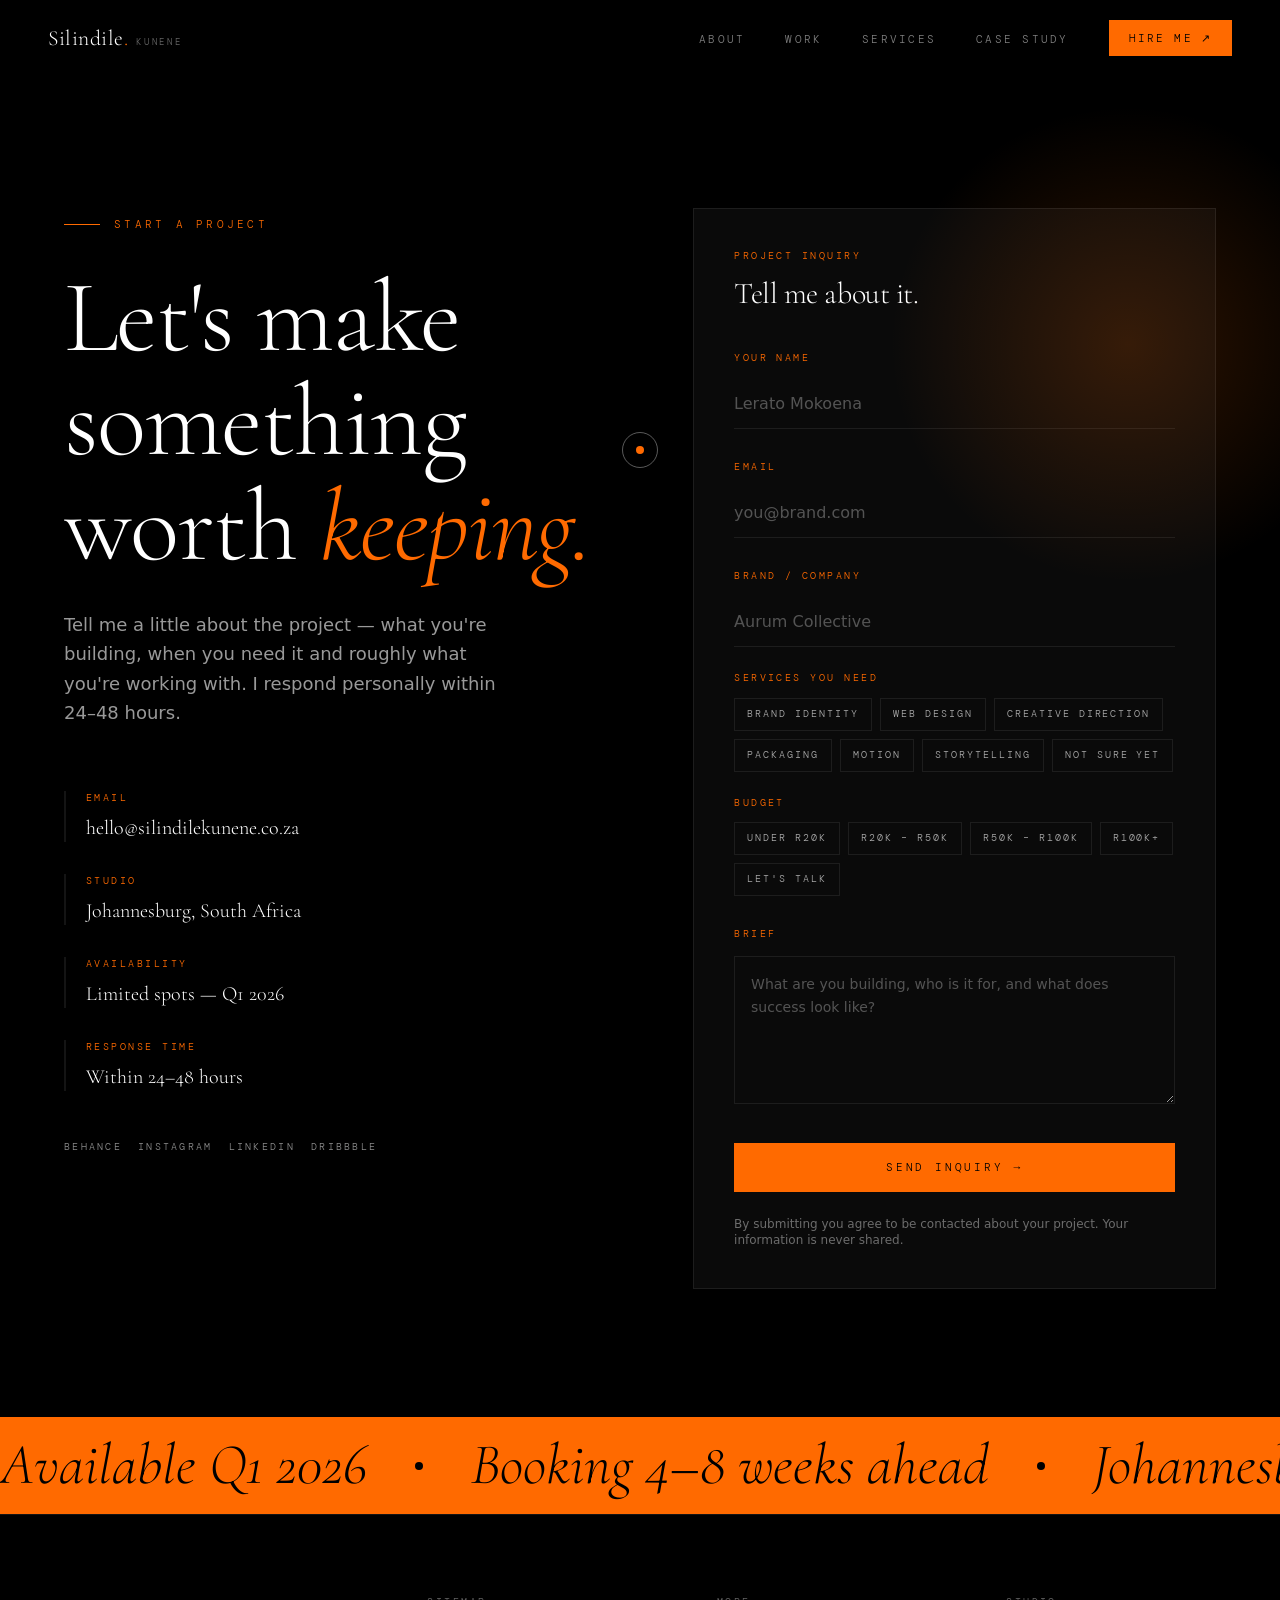
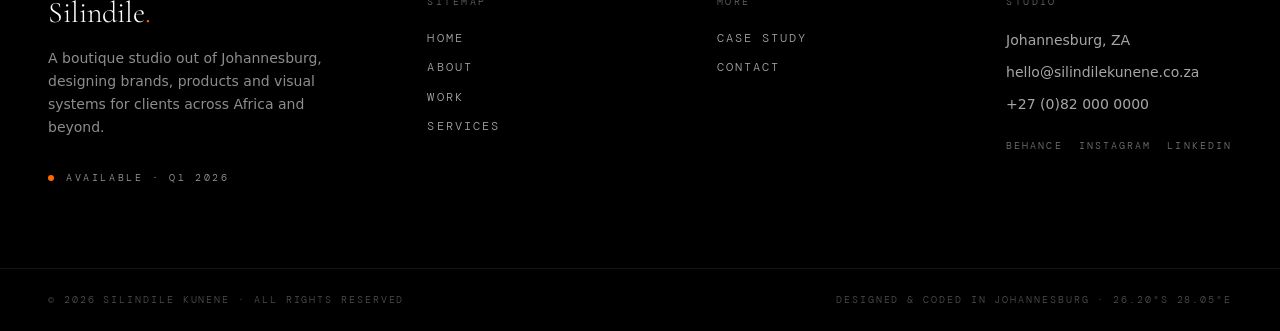
<file: contact.html>
<!DOCTYPE html><html lang="en" data-tsd-source="/src/routes/__root.tsx:108:5" class="cursor-on"><head data-tsd-source="/src/routes/__root.tsx:109:7"><meta charset="utf-8"><meta name="viewport" content="width=device-width, initial-scale=1"><link rel="stylesheet" href="https://fonts.googleapis.com/css2?family=Cormorant+Garamond:ital,wght@0,300;0,400;0,500;0,600;1,300;1,400;1,600&amp;family=DM+Mono:wght@300;400;500&amp;display=swap" data-precedence="default"><link rel="stylesheet" href="https://api.fontshare.com/v2/css?f[]=cabinet-grotesk@300,400,500,700,800,900&amp;display=swap" data-precedence="default"><link rel="stylesheet" href="assets/styles.css"><title>Hire Me — Silindile Kunene · Start a Project</title><meta name="author" content="Silindile Kunene"><meta name="theme-color" content="#000000"><meta name="format-detection" content="telephone=no"><meta property="og:site_name" content="Silindile Kunene"><meta property="og:type" content="website"><meta property="og:locale" content="en_ZA"><meta name="twitter:card" content="summary_large_image"><meta name="twitter:title" content="Silindile Kunene — Graphic Designer &amp; Creative Director"><meta name="twitter:description" content="Brand identity, web design, creative direction. Johannesburg-based studio working with premium brands across Africa and globally."><meta name="description" content="Start a project with Silindile Kunene. Tell me about your brand and I'll come back with a clear proposal, timeline and investment within 48 hours."><meta property="og:title" content="Hire Me — Silindile Kunene"><meta property="og:description" content="Start a project. Response within 24–48 hours."><meta property="og:url" content="https://radiant-refine-joy.lovable.app/contact"><link rel="icon" href="/favicon.ico"><link rel="preconnect" href="https://fonts.googleapis.com"><link rel="preconnect" href="https://fonts.gstatic.com" crossorigin="anonymous"><link rel="preconnect" href="https://api.fontshare.com"><link rel="canonical" href="https://radiant-refine-joy.lovable.app/contact"><script type="application/ld+json">{"@context":"https://schema.org","@type":"Person","name":"Silindile Kunene","jobTitle":"Graphic Designer & Creative Director","url":"https://radiant-refine-joy.lovable.app","address":{"@type":"PostalAddress","addressLocality":"Johannesburg","addressCountry":"ZA"},"sameAs":["https://www.behance.net/silindilekunene"]}</script><link rel="stylesheet" href="assets/styles.css"></head><body class="bg-ink text-bone" data-tsd-source="/src/routes/__root.tsx:112:7"><style data-tsd-source="/src/components/site/Cursor.tsx:65:7">
        .cursor-on, .cursor-on * { cursor: none !important; }
        @media (max-width: 1023px), (pointer: coarse) {
          .cursor-on, .cursor-on * { cursor: auto !important; }
        }
        .cursor-dot, .cursor-ring {
          position: fixed; top: 0; left: 0; pointer-events: none; z-index: 9999;
          transition: width .3s var(--ease-editorial), height .3s var(--ease-editorial), background-color .3s, border-color .3s;
        }
        .cursor-dot { width: 8px; height: 8px; background: var(--color-gold); border-radius: 999px; mix-blend-mode: difference; }
        .cursor-ring { width: 36px; height: 36px; border: 1px solid rgba(255,255,255,0.35); border-radius: 999px; }
        body.cursor-hover .cursor-dot { width: 56px; height: 56px; background: rgba(255,106,0,0.15); }
        body.cursor-hover .cursor-ring { width: 56px; height: 56px; border-color: var(--color-gold); }
      </style><div class="cursor-dot" aria-hidden="true" data-tsd-source="/src/components/site/Cursor.tsx:79:7"></div><div class="cursor-ring" aria-hidden="true" data-tsd-source="/src/components/site/Cursor.tsx:80:7" style="transform: translate3d(720px, 900px, 0px) translate(-50%, -50%);"></div><nav class="fixed inset-x-0 top-0 z-50 flex items-center justify-between px-6 py-5 transition-all duration-500 md:px-12 bg-transparent" data-tsd-source="/src/components/site/Nav.tsx:27:7"><a data-tsd-source="/src/components/site/Nav.tsx:34:9" href="index.html" class="flex items-baseline gap-2 text-bone"><span class="font-display text-[1.35rem] tracking-wide" data-tsd-source="/src/components/site/Nav.tsx:35:11">Silindile<span class="text-gold" data-tsd-source="/src/components/site/Nav.tsx:36:22">.</span></span><span class="hidden font-mono text-[0.55rem] uppercase tracking-[0.3em] text-white/40 md:inline" data-tsd-source="/src/components/site/Nav.tsx:38:11">Kunene</span></a><ul class="hidden items-center gap-10 md:flex" data-tsd-source="/src/components/site/Nav.tsx:43:9"><li data-tsd-source="/src/components/site/Nav.tsx:47:15"><a data-tsd-source="/src/components/site/Nav.tsx:48:17" href="about.html" class="relative font-mono text-[0.7rem] uppercase tracking-[0.2em] transition-colors text-white/50 hover:text-bone">About<span class="absolute -bottom-1 left-0 h-px bg-gold transition-all duration-500 w-0 group-hover:w-full" data-tsd-source="/src/components/site/Nav.tsx:55:19"></span></a></li><li data-tsd-source="/src/components/site/Nav.tsx:47:15"><a data-tsd-source="/src/components/site/Nav.tsx:48:17" href="work.html" class="relative font-mono text-[0.7rem] uppercase tracking-[0.2em] transition-colors text-white/50 hover:text-bone">Work<span class="absolute -bottom-1 left-0 h-px bg-gold transition-all duration-500 w-0 group-hover:w-full" data-tsd-source="/src/components/site/Nav.tsx:55:19"></span></a></li><li data-tsd-source="/src/components/site/Nav.tsx:47:15"><a data-tsd-source="/src/components/site/Nav.tsx:48:17" href="services.html" class="relative font-mono text-[0.7rem] uppercase tracking-[0.2em] transition-colors text-white/50 hover:text-bone">Services<span class="absolute -bottom-1 left-0 h-px bg-gold transition-all duration-500 w-0 group-hover:w-full" data-tsd-source="/src/components/site/Nav.tsx:55:19"></span></a></li><li data-tsd-source="/src/components/site/Nav.tsx:47:15"><a data-tsd-source="/src/components/site/Nav.tsx:48:17" href="case-study.html" class="relative font-mono text-[0.7rem] uppercase tracking-[0.2em] transition-colors text-white/50 hover:text-bone">Case Study<span class="absolute -bottom-1 left-0 h-px bg-gold transition-all duration-500 w-0 group-hover:w-full" data-tsd-source="/src/components/site/Nav.tsx:55:19"></span></a></li><li data-tsd-source="/src/components/site/Nav.tsx:64:11"><a data-tsd-source="/src/components/site/Nav.tsx:65:13" class="group inline-flex items-center gap-2 bg-gold px-5 py-2.5 font-mono text-[0.68rem] uppercase tracking-[0.2em] text-ink transition-colors hover:bg-bone active" href="contact.html" data-status="active" aria-current="page">Hire Me<span class="transition-transform group-hover:translate-x-0.5" data-tsd-source="/src/components/site/Nav.tsx:70:15">↗</span></a></li></ul><button aria-label="Toggle navigation" class="relative z-50 flex h-10 w-10 flex-col items-center justify-center gap-[5px] md:hidden" data-tsd-source="/src/components/site/Nav.tsx:75:9"><span class="block h-[1.5px] w-7 bg-bone transition-transform " data-tsd-source="/src/components/site/Nav.tsx:80:11"></span><span class="block h-[1.5px] w-7 bg-bone transition-opacity " data-tsd-source="/src/components/site/Nav.tsx:83:11"></span><span class="block h-[1.5px] w-7 bg-bone transition-transform " data-tsd-source="/src/components/site/Nav.tsx:86:11"></span></button></nav><div class="fixed inset-0 z-40 flex flex-col items-center justify-center gap-10 bg-ink transition-all duration-500 md:hidden pointer-events-none opacity-0" data-tsd-source="/src/components/site/Nav.tsx:93:7"><a data-tsd-source="/src/components/site/Nav.tsx:99:11" href="index.html" class="font-display text-4xl font-light tracking-tight text-bone transition-colors hover:text-gold">Home</a><a data-tsd-source="/src/components/site/Nav.tsx:99:11" href="about.html" class="font-display text-4xl font-light tracking-tight text-bone transition-colors hover:text-gold">About</a><a data-tsd-source="/src/components/site/Nav.tsx:99:11" href="work.html" class="font-display text-4xl font-light tracking-tight text-bone transition-colors hover:text-gold">Work</a><a data-tsd-source="/src/components/site/Nav.tsx:99:11" href="services.html" class="font-display text-4xl font-light tracking-tight text-bone transition-colors hover:text-gold">Services</a><a data-tsd-source="/src/components/site/Nav.tsx:99:11" href="case-study.html" class="font-display text-4xl font-light tracking-tight text-bone transition-colors hover:text-gold">Case Study</a><a data-tsd-source="/src/components/site/Nav.tsx:99:11" class="font-display text-4xl font-light tracking-tight text-bone transition-colors hover:text-gold active" href="contact.html" data-status="active" aria-current="page">Contact</a><div class="absolute bottom-12 font-mono text-[0.6rem] uppercase tracking-[0.3em] text-white/30" data-tsd-source="/src/components/site/Nav.tsx:107:9">Johannesburg · ZA</div></div><main class="min-h-screen" data-tsd-source="/src/routes/__root.tsx:127:7"><!--$--><section class="relative overflow-hidden bg-ink px-6 pb-24 pt-40 md:px-16 md:pb-32 md:pt-52" data-tsd-source="/src/routes/contact.tsx:37:7"><div class="pointer-events-none absolute -right-32 top-16 h-[560px] w-[560px] rounded-full bg-[radial-gradient(circle,rgba(255,106,0,0.18),transparent_60%)]" data-tsd-source="/src/routes/contact.tsx:38:9"></div><div class="mx-auto grid max-w-[1400px] gap-20 md:grid-cols-[1.05fr_1fr]" data-tsd-source="/src/routes/contact.tsx:40:9"><div data-tsd-source="/src/routes/contact.tsx:41:11"><div data-tsd-source="/src/components/site/Reveal.tsx:22:5" style="opacity: 1; transform: none;"><span class="eyebrow eyebrow-rule" data-tsd-source="/src/routes/contact.tsx:43:15">Start a project</span></div><h1 class="serif-display mt-8 text-[clamp(3rem,8vw,8rem)]" data-tsd-source="/src/components/site/Reveal.tsx:47:5"><span class="inline-block will-change-transform " data-tsd-source="/src/components/site/Reveal.tsx:57:11" style="opacity: 1; filter: blur(0px); transform: none;">Let's<!-- -->&nbsp;</span><span class="inline-block will-change-transform " data-tsd-source="/src/components/site/Reveal.tsx:57:11" style="opacity: 1; filter: blur(0px); transform: none;">make<!-- -->&nbsp;</span><span class="inline-block will-change-transform " data-tsd-source="/src/components/site/Reveal.tsx:57:11" style="opacity: 1; filter: blur(0px); transform: none;">something<!-- -->&nbsp;</span><span class="inline-block will-change-transform " data-tsd-source="/src/components/site/Reveal.tsx:57:11" style="opacity: 1; filter: blur(0px); transform: none;">worth<!-- -->&nbsp;</span><span class="inline-block will-change-transform italic text-gold" data-tsd-source="/src/components/site/Reveal.tsx:57:11" style="opacity: 1; filter: blur(0px); transform: none;">keeping.</span></h1><div data-tsd-source="/src/components/site/Reveal.tsx:22:5" style="opacity: 1; transform: none;"><p class="mt-8 max-w-md text-lg leading-relaxed text-white/60" data-tsd-source="/src/routes/contact.tsx:51:15">Tell me a little about the project — what you're building, when you need it and roughly what you're working with. I respond personally within 24–48 hours.</p></div><div data-tsd-source="/src/components/site/Reveal.tsx:22:5" style="opacity: 1; transform: none;"><div class="mt-16 space-y-8" data-tsd-source="/src/routes/contact.tsx:59:15"><a href="mailto:silindilemdima@gmail.com" class="block group" data-tsd-source="/src/routes/contact.tsx:217:5"><div class="border-l-2 border-white/10 pl-5 transition-colors group-hover:border-gold" data-tsd-source="/src/routes/contact.tsx:218:7"><div class="mono-label text-gold" data-tsd-source="/src/routes/contact.tsx:212:7">Email</div><div class="mt-2 font-display text-xl font-light text-bone" data-tsd-source="/src/routes/contact.tsx:213:7">hello@silindilekunene.co.za</div></div></a><div class="border-l-2 border-white/10 pl-5" data-tsd-source="/src/routes/contact.tsx:221:5"><div class="mono-label text-gold" data-tsd-source="/src/routes/contact.tsx:212:7">Studio</div><div class="mt-2 font-display text-xl font-light text-bone" data-tsd-source="/src/routes/contact.tsx:213:7">Johannesburg, South Africa</div></div><div class="border-l-2 border-white/10 pl-5" data-tsd-source="/src/routes/contact.tsx:221:5"><div class="mono-label text-gold" data-tsd-source="/src/routes/contact.tsx:212:7">Availability</div><div class="mt-2 font-display text-xl font-light text-bone" data-tsd-source="/src/routes/contact.tsx:213:7">Limited spots — Q1 2026</div></div><div class="border-l-2 border-white/10 pl-5" data-tsd-source="/src/routes/contact.tsx:221:5"><div class="mono-label text-gold" data-tsd-source="/src/routes/contact.tsx:212:7">Response time</div><div class="mt-2 font-display text-xl font-light text-bone" data-tsd-source="/src/routes/contact.tsx:213:7">Within 24–48 hours</div></div></div></div><div data-tsd-source="/src/components/site/Reveal.tsx:22:5" style="opacity: 1; transform: none;"><div class="mt-12 flex flex-wrap gap-4 font-mono text-[0.65rem] uppercase tracking-[0.22em] text-white/55" data-tsd-source="/src/routes/contact.tsx:68:15"><a href="#" class="editorial-link hover:text-bone" data-tsd-source="/src/routes/contact.tsx:70:19">Behance</a><a href="#" class="editorial-link hover:text-bone" data-tsd-source="/src/routes/contact.tsx:70:19">Instagram</a><a href="#" class="editorial-link hover:text-bone" data-tsd-source="/src/routes/contact.tsx:70:19">LinkedIn</a><a href="#" class="editorial-link hover:text-bone" data-tsd-source="/src/routes/contact.tsx:70:19">Dribbble</a></div></div></div><div data-tsd-source="/src/components/site/Reveal.tsx:22:5" style="opacity: 1; transform: none;"><form class="border border-white/10 bg-paper p-8 md:p-10" data-tsd-source="/src/routes/contact.tsx:78:13"><div class="mono-label text-gold" data-tsd-source="/src/routes/contact.tsx:97:19">Project inquiry</div><h2 class="serif-display mt-3 text-3xl font-light" data-tsd-source="/src/routes/contact.tsx:98:19">Tell me about it.</h2><div class="mt-8 grid gap-6" data-tsd-source="/src/routes/contact.tsx:102:19"><div data-tsd-source="/src/routes/contact.tsx:196:5"><label for="name" class="mono-label text-gold" data-tsd-source="/src/routes/contact.tsx:197:7">Your name</label><input id="name" type="text" required="" placeholder="Lerato Mokoena" class="mt-3 w-full border-b border-white/15 bg-transparent py-3 text-base text-bone outline-none transition-colors placeholder:text-white/30 focus:border-gold" data-tsd-source="/src/routes/contact.tsx:198:7"></div><div data-tsd-source="/src/routes/contact.tsx:196:5"><label for="email" class="mono-label text-gold" data-tsd-source="/src/routes/contact.tsx:197:7">Email</label><input id="email" type="email" required="" placeholder="you@brand.com" class="mt-3 w-full border-b border-white/15 bg-transparent py-3 text-base text-bone outline-none transition-colors placeholder:text-white/30 focus:border-gold" data-tsd-source="/src/routes/contact.tsx:198:7"></div><div data-tsd-source="/src/routes/contact.tsx:196:5"><label for="company" class="mono-label text-gold" data-tsd-source="/src/routes/contact.tsx:197:7">Brand / company</label><input id="company" type="text" placeholder="Aurum Collective" class="mt-3 w-full border-b border-white/15 bg-transparent py-3 text-base text-bone outline-none transition-colors placeholder:text-white/30 focus:border-gold" data-tsd-source="/src/routes/contact.tsx:198:7"></div><div data-tsd-source="/src/routes/contact.tsx:107:21"><div class="mono-label text-gold mb-3" data-tsd-source="/src/routes/contact.tsx:108:23">Services you need</div><div class="flex flex-wrap gap-2" data-tsd-source="/src/routes/contact.tsx:109:23"><button type="button" class="border px-3 py-2 font-mono text-[0.62rem] uppercase tracking-[0.2em] transition-colors border-white/15 text-white/65 hover:border-gold hover:text-bone" data-tsd-source="/src/routes/contact.tsx:113:29">Brand Identity</button><button type="button" class="border px-3 py-2 font-mono text-[0.62rem] uppercase tracking-[0.2em] transition-colors border-white/15 text-white/65 hover:border-gold hover:text-bone" data-tsd-source="/src/routes/contact.tsx:113:29">Web Design</button><button type="button" class="border px-3 py-2 font-mono text-[0.62rem] uppercase tracking-[0.2em] transition-colors border-white/15 text-white/65 hover:border-gold hover:text-bone" data-tsd-source="/src/routes/contact.tsx:113:29">Creative Direction</button><button type="button" class="border px-3 py-2 font-mono text-[0.62rem] uppercase tracking-[0.2em] transition-colors border-white/15 text-white/65 hover:border-gold hover:text-bone" data-tsd-source="/src/routes/contact.tsx:113:29">Packaging</button><button type="button" class="border px-3 py-2 font-mono text-[0.62rem] uppercase tracking-[0.2em] transition-colors border-white/15 text-white/65 hover:border-gold hover:text-bone" data-tsd-source="/src/routes/contact.tsx:113:29">Motion</button><button type="button" class="border px-3 py-2 font-mono text-[0.62rem] uppercase tracking-[0.2em] transition-colors border-white/15 text-white/65 hover:border-gold hover:text-bone" data-tsd-source="/src/routes/contact.tsx:113:29">Storytelling</button><button type="button" class="border px-3 py-2 font-mono text-[0.62rem] uppercase tracking-[0.2em] transition-colors border-white/15 text-white/65 hover:border-gold hover:text-bone" data-tsd-source="/src/routes/contact.tsx:113:29">Not sure yet</button></div></div><div data-tsd-source="/src/routes/contact.tsx:130:21"><div class="mono-label text-gold mb-3" data-tsd-source="/src/routes/contact.tsx:131:23">Budget</div><div class="flex flex-wrap gap-2" data-tsd-source="/src/routes/contact.tsx:132:23"><button type="button" class="border px-3 py-2 font-mono text-[0.62rem] uppercase tracking-[0.2em] transition-colors border-white/15 text-white/65 hover:border-gold hover:text-bone" data-tsd-source="/src/routes/contact.tsx:134:27">Under R20k</button><button type="button" class="border px-3 py-2 font-mono text-[0.62rem] uppercase tracking-[0.2em] transition-colors border-white/15 text-white/65 hover:border-gold hover:text-bone" data-tsd-source="/src/routes/contact.tsx:134:27">R20k – R50k</button><button type="button" class="border px-3 py-2 font-mono text-[0.62rem] uppercase tracking-[0.2em] transition-colors border-white/15 text-white/65 hover:border-gold hover:text-bone" data-tsd-source="/src/routes/contact.tsx:134:27">R50k – R100k</button><button type="button" class="border px-3 py-2 font-mono text-[0.62rem] uppercase tracking-[0.2em] transition-colors border-white/15 text-white/65 hover:border-gold hover:text-bone" data-tsd-source="/src/routes/contact.tsx:134:27">R100k+</button><button type="button" class="border px-3 py-2 font-mono text-[0.62rem] uppercase tracking-[0.2em] transition-colors border-white/15 text-white/65 hover:border-gold hover:text-bone" data-tsd-source="/src/routes/contact.tsx:134:27">Let's talk</button></div></div><div data-tsd-source="/src/routes/contact.tsx:150:21"><label for="brief" class="mono-label text-gold" data-tsd-source="/src/routes/contact.tsx:151:23">Brief</label><textarea id="brief" rows="5" required="" placeholder="What are you building, who is it for, and what does success look like?" class="mt-3 w-full border border-white/15 bg-transparent p-4 text-sm leading-relaxed text-bone outline-none transition-colors placeholder:text-white/30 focus:border-gold" data-tsd-source="/src/routes/contact.tsx:152:23"></textarea></div><button type="submit" class="mt-2 inline-flex items-center justify-center gap-3 bg-gold px-7 py-4 font-mono text-[0.7rem] uppercase tracking-[0.25em] text-ink transition-colors hover:bg-bone" data-tsd-source="/src/routes/contact.tsx:161:21">Send inquiry →</button><p class="text-xs text-white/40" data-tsd-source="/src/routes/contact.tsx:168:21">By submitting you agree to be contacted about your project. Your information is never shared.</p></div></form></div></div></section><div class="overflow-hidden bg-gold text-ink" data-tsd-source="/src/components/site/Marquee.tsx:19:5"><div class="marquee-track py-5" data-tsd-source="/src/components/site/Marquee.tsx:20:7"><div class="flex shrink-0 items-center gap-12 pr-12" aria-hidden="false" data-tsd-source="/src/components/site/Marquee.tsx:22:11"><span class="flex items-center gap-12 font-display text-[clamp(2rem,4.5vw,4.5rem)] leading-none italic" data-tsd-source="/src/components/site/Marquee.tsx:24:15"><span data-tsd-source="/src/routes/contact.tsx:183:11">Available Q1 2026</span><span class="inline-block h-2 w-2 rounded-full bg-ink" data-tsd-source="/src/components/site/Marquee.tsx:29:17"></span></span><span class="flex items-center gap-12 font-display text-[clamp(2rem,4.5vw,4.5rem)] leading-none italic" data-tsd-source="/src/components/site/Marquee.tsx:24:15"><span data-tsd-source="/src/routes/contact.tsx:183:11">Booking 4–8 weeks ahead</span><span class="inline-block h-2 w-2 rounded-full bg-ink" data-tsd-source="/src/components/site/Marquee.tsx:29:17"></span></span><span class="flex items-center gap-12 font-display text-[clamp(2rem,4.5vw,4.5rem)] leading-none italic" data-tsd-source="/src/components/site/Marquee.tsx:24:15"><span data-tsd-source="/src/routes/contact.tsx:183:11">Johannesburg · Remote worldwide</span><span class="inline-block h-2 w-2 rounded-full bg-ink" data-tsd-source="/src/components/site/Marquee.tsx:29:17"></span></span></div><div class="flex shrink-0 items-center gap-12 pr-12" aria-hidden="true" data-tsd-source="/src/components/site/Marquee.tsx:22:11"><span class="flex items-center gap-12 font-display text-[clamp(2rem,4.5vw,4.5rem)] leading-none italic" data-tsd-source="/src/components/site/Marquee.tsx:24:15"><span data-tsd-source="/src/routes/contact.tsx:183:11">Available Q1 2026</span><span class="inline-block h-2 w-2 rounded-full bg-ink" data-tsd-source="/src/components/site/Marquee.tsx:29:17"></span></span><span class="flex items-center gap-12 font-display text-[clamp(2rem,4.5vw,4.5rem)] leading-none italic" data-tsd-source="/src/components/site/Marquee.tsx:24:15"><span data-tsd-source="/src/routes/contact.tsx:183:11">Booking 4–8 weeks ahead</span><span class="inline-block h-2 w-2 rounded-full bg-ink" data-tsd-source="/src/components/site/Marquee.tsx:29:17"></span></span><span class="flex items-center gap-12 font-display text-[clamp(2rem,4.5vw,4.5rem)] leading-none italic" data-tsd-source="/src/components/site/Marquee.tsx:24:15"><span data-tsd-source="/src/routes/contact.tsx:183:11">Johannesburg · Remote worldwide</span><span class="inline-block h-2 w-2 rounded-full bg-ink" data-tsd-source="/src/components/site/Marquee.tsx:29:17"></span></span></div></div></div><!--/$--></main><footer class="border-t border-white/10 bg-ink" data-tsd-source="/src/components/site/Footer.tsx:5:5"><div class="mx-auto grid max-w-[1400px] gap-16 px-6 py-20 md:grid-cols-[1.4fr_1fr_1fr_1fr] md:px-12" data-tsd-source="/src/components/site/Footer.tsx:6:7"><div data-tsd-source="/src/components/site/Footer.tsx:7:9"><div class="font-display text-3xl text-bone" data-tsd-source="/src/components/site/Footer.tsx:8:11">Silindile<span class="text-gold" data-tsd-source="/src/components/site/Footer.tsx:9:22">.</span></div><p class="mt-4 max-w-sm text-sm leading-relaxed text-white/55" data-tsd-source="/src/components/site/Footer.tsx:11:11">A boutique studio out of Johannesburg, designing brands, products and visual systems for clients across Africa and beyond.</p><div class="mt-8 inline-flex items-center gap-3 font-mono text-[0.65rem] uppercase tracking-[0.25em] text-white/60" data-tsd-source="/src/components/site/Footer.tsx:15:11"><span class="live-dot" data-tsd-source="/src/components/site/Footer.tsx:16:13"></span> Available · Q1 2026</div></div><div data-tsd-source="/src/components/site/Footer.tsx:57:5"><div class="mono-label text-white/40" data-tsd-source="/src/components/site/Footer.tsx:58:7">Sitemap</div><ul class="mt-5 space-y-3 font-mono text-[0.72rem] uppercase tracking-[0.18em] text-white/65" data-tsd-source="/src/components/site/Footer.tsx:59:7"><li data-tsd-source="/src/components/site/Footer.tsx:61:11"><a data-tsd-source="/src/components/site/Footer.tsx:62:13" href="index.html" class="editorial-link hover:text-bone">Home</a></li><li data-tsd-source="/src/components/site/Footer.tsx:61:11"><a data-tsd-source="/src/components/site/Footer.tsx:62:13" href="about.html" class="editorial-link hover:text-bone">About</a></li><li data-tsd-source="/src/components/site/Footer.tsx:61:11"><a data-tsd-source="/src/components/site/Footer.tsx:62:13" href="work.html" class="editorial-link hover:text-bone">Work</a></li><li data-tsd-source="/src/components/site/Footer.tsx:61:11"><a data-tsd-source="/src/components/site/Footer.tsx:62:13" href="services.html" class="editorial-link hover:text-bone">Services</a></li></ul></div><div data-tsd-source="/src/components/site/Footer.tsx:57:5"><div class="mono-label text-white/40" data-tsd-source="/src/components/site/Footer.tsx:58:7">More</div><ul class="mt-5 space-y-3 font-mono text-[0.72rem] uppercase tracking-[0.18em] text-white/65" data-tsd-source="/src/components/site/Footer.tsx:59:7"><li data-tsd-source="/src/components/site/Footer.tsx:61:11"><a data-tsd-source="/src/components/site/Footer.tsx:62:13" href="case-study.html" class="editorial-link hover:text-bone">Case Study</a></li><li data-tsd-source="/src/components/site/Footer.tsx:61:11"><a data-tsd-source="/src/components/site/Footer.tsx:62:13" class="editorial-link hover:text-bone active" href="contact.html" data-status="active" aria-current="page">Contact</a></li></ul></div><div data-tsd-source="/src/components/site/Footer.tsx:32:9"><div class="mono-label text-white/40" data-tsd-source="/src/components/site/Footer.tsx:33:11">Studio</div><ul class="mt-5 space-y-3 text-sm text-white/65" data-tsd-source="/src/components/site/Footer.tsx:34:11"><li data-tsd-source="/src/components/site/Footer.tsx:35:13">Johannesburg, ZA</li><li data-tsd-source="/src/components/site/Footer.tsx:36:13">hello@silindilekunene.co.za</li><li data-tsd-source="/src/components/site/Footer.tsx:37:13">+27 (0)82 000 0000</li></ul><div class="mt-6 flex gap-4 font-mono text-[0.65rem] uppercase tracking-[0.2em] text-white/45" data-tsd-source="/src/components/site/Footer.tsx:39:11"><a href="#" class="editorial-link hover:text-bone" data-tsd-source="/src/components/site/Footer.tsx:40:13">Behance</a><a href="#" class="editorial-link hover:text-bone" data-tsd-source="/src/components/site/Footer.tsx:41:13">Instagram</a><a href="#" class="editorial-link hover:text-bone" data-tsd-source="/src/components/site/Footer.tsx:42:13">LinkedIn</a></div></div></div><div class="flex flex-col items-start justify-between gap-3 border-t border-white/5 px-6 py-6 font-mono text-[0.6rem] uppercase tracking-[0.2em] text-white/30 md:flex-row md:items-center md:px-12" data-tsd-source="/src/components/site/Footer.tsx:47:7"><div data-tsd-source="/src/components/site/Footer.tsx:48:9">© <!-- -->2026<!-- --> Silindile Kunene · All rights reserved</div><div data-tsd-source="/src/components/site/Footer.tsx:49:9">Designed &amp; coded in Johannesburg · 26.20°S 28.05°E</div></div></footer><script src="assets/script.js"></script></body></html>
</file>
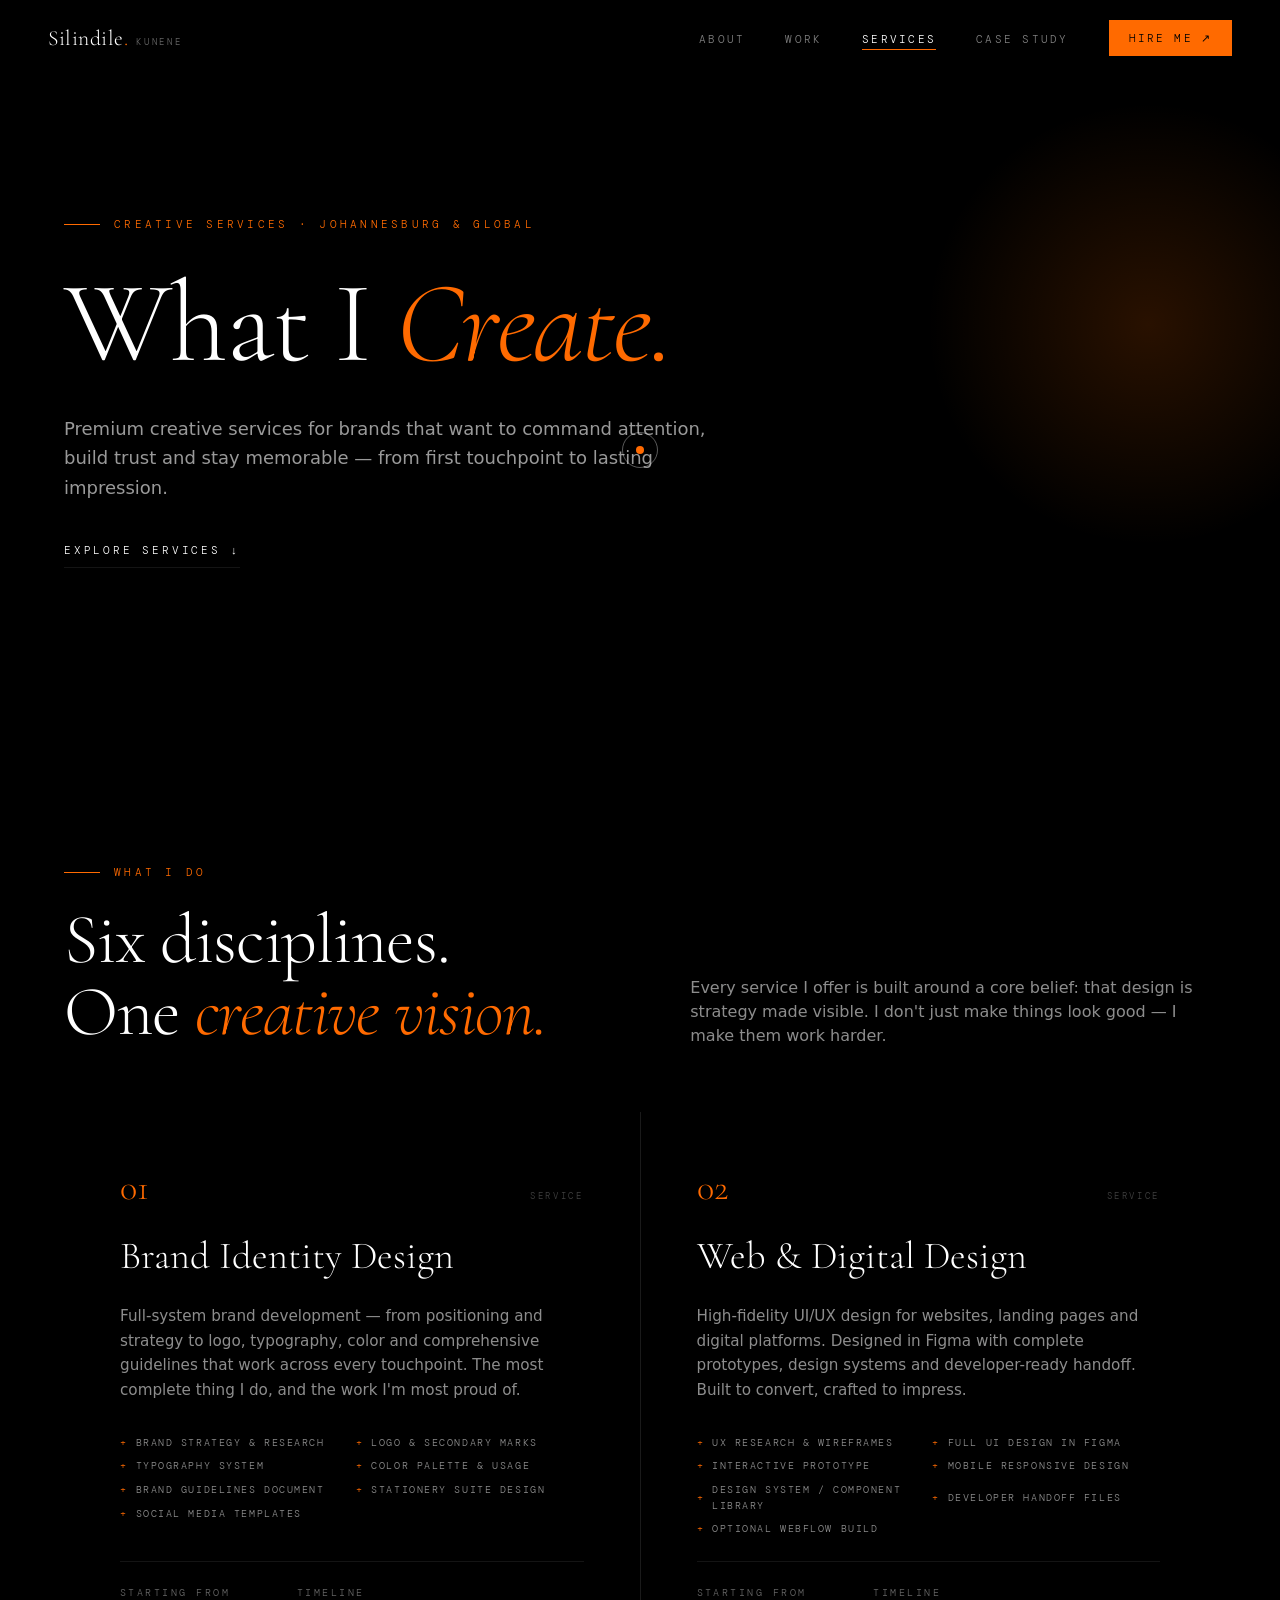
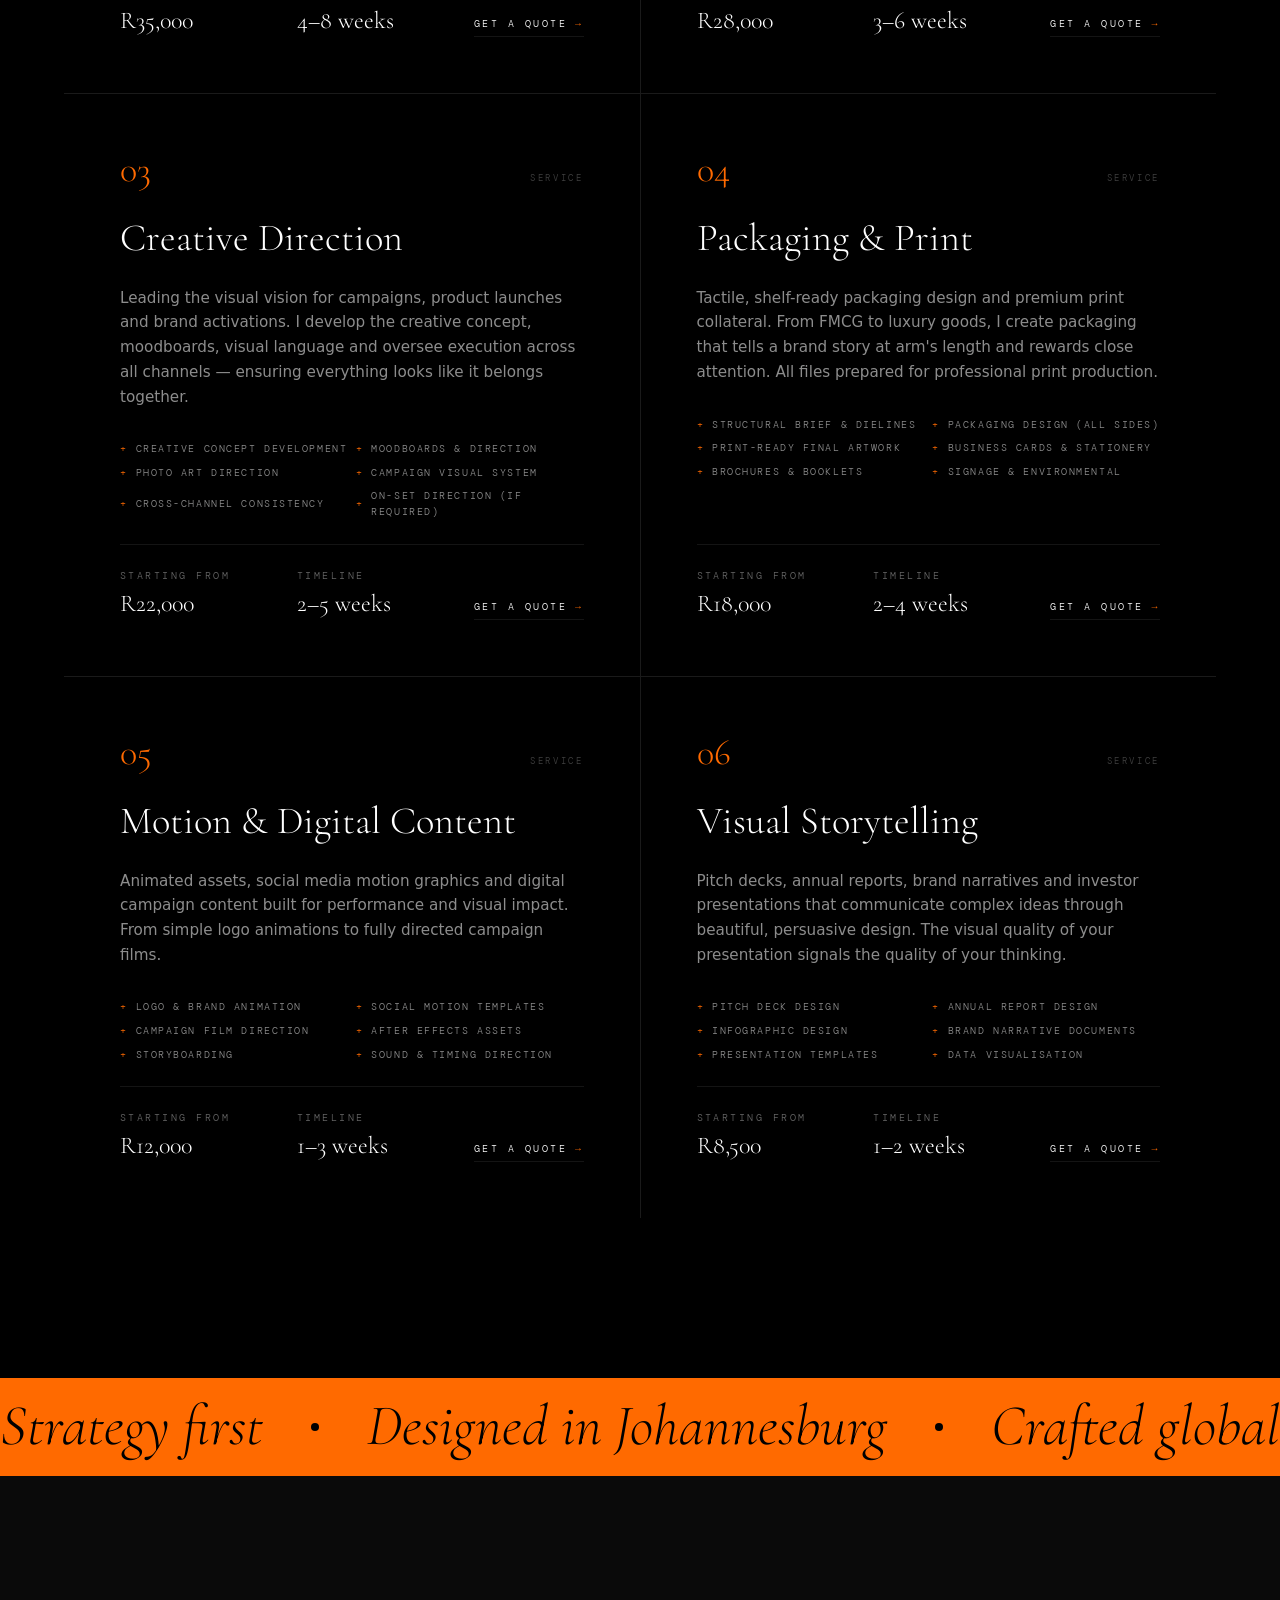
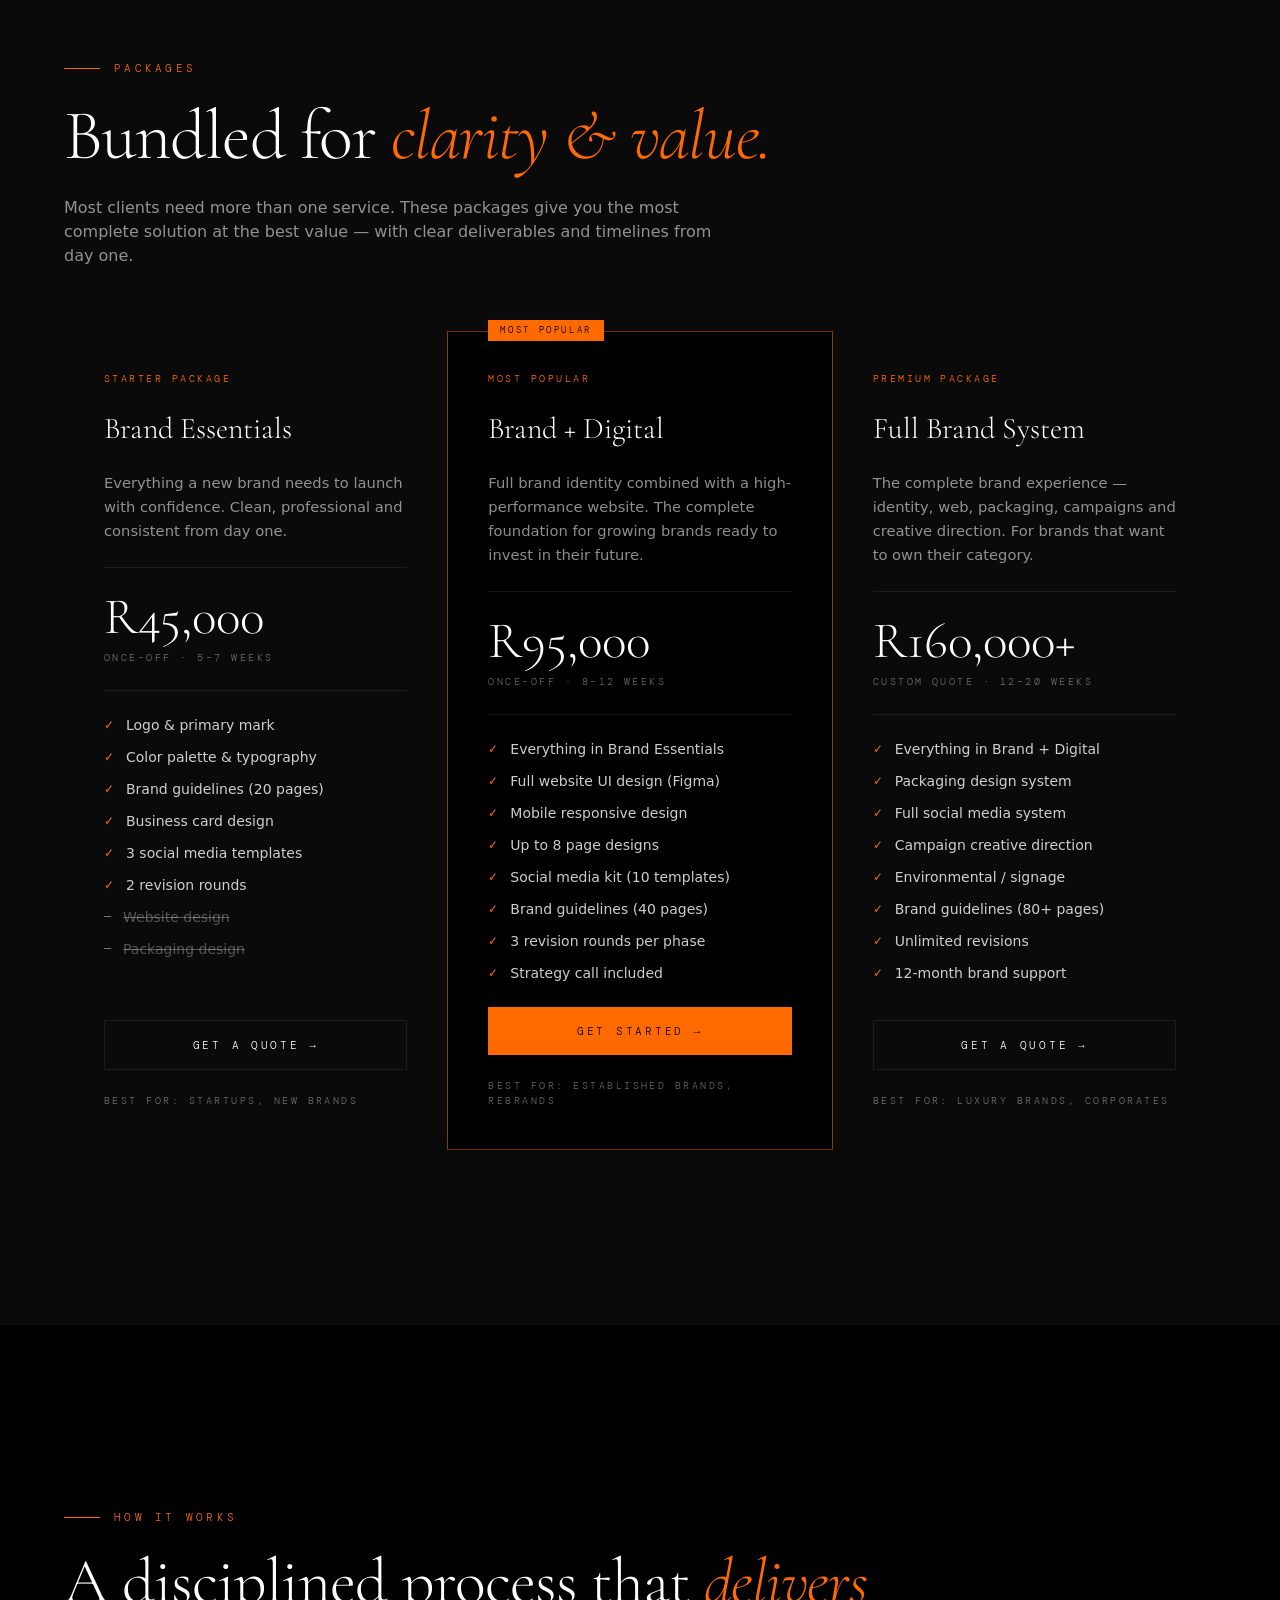
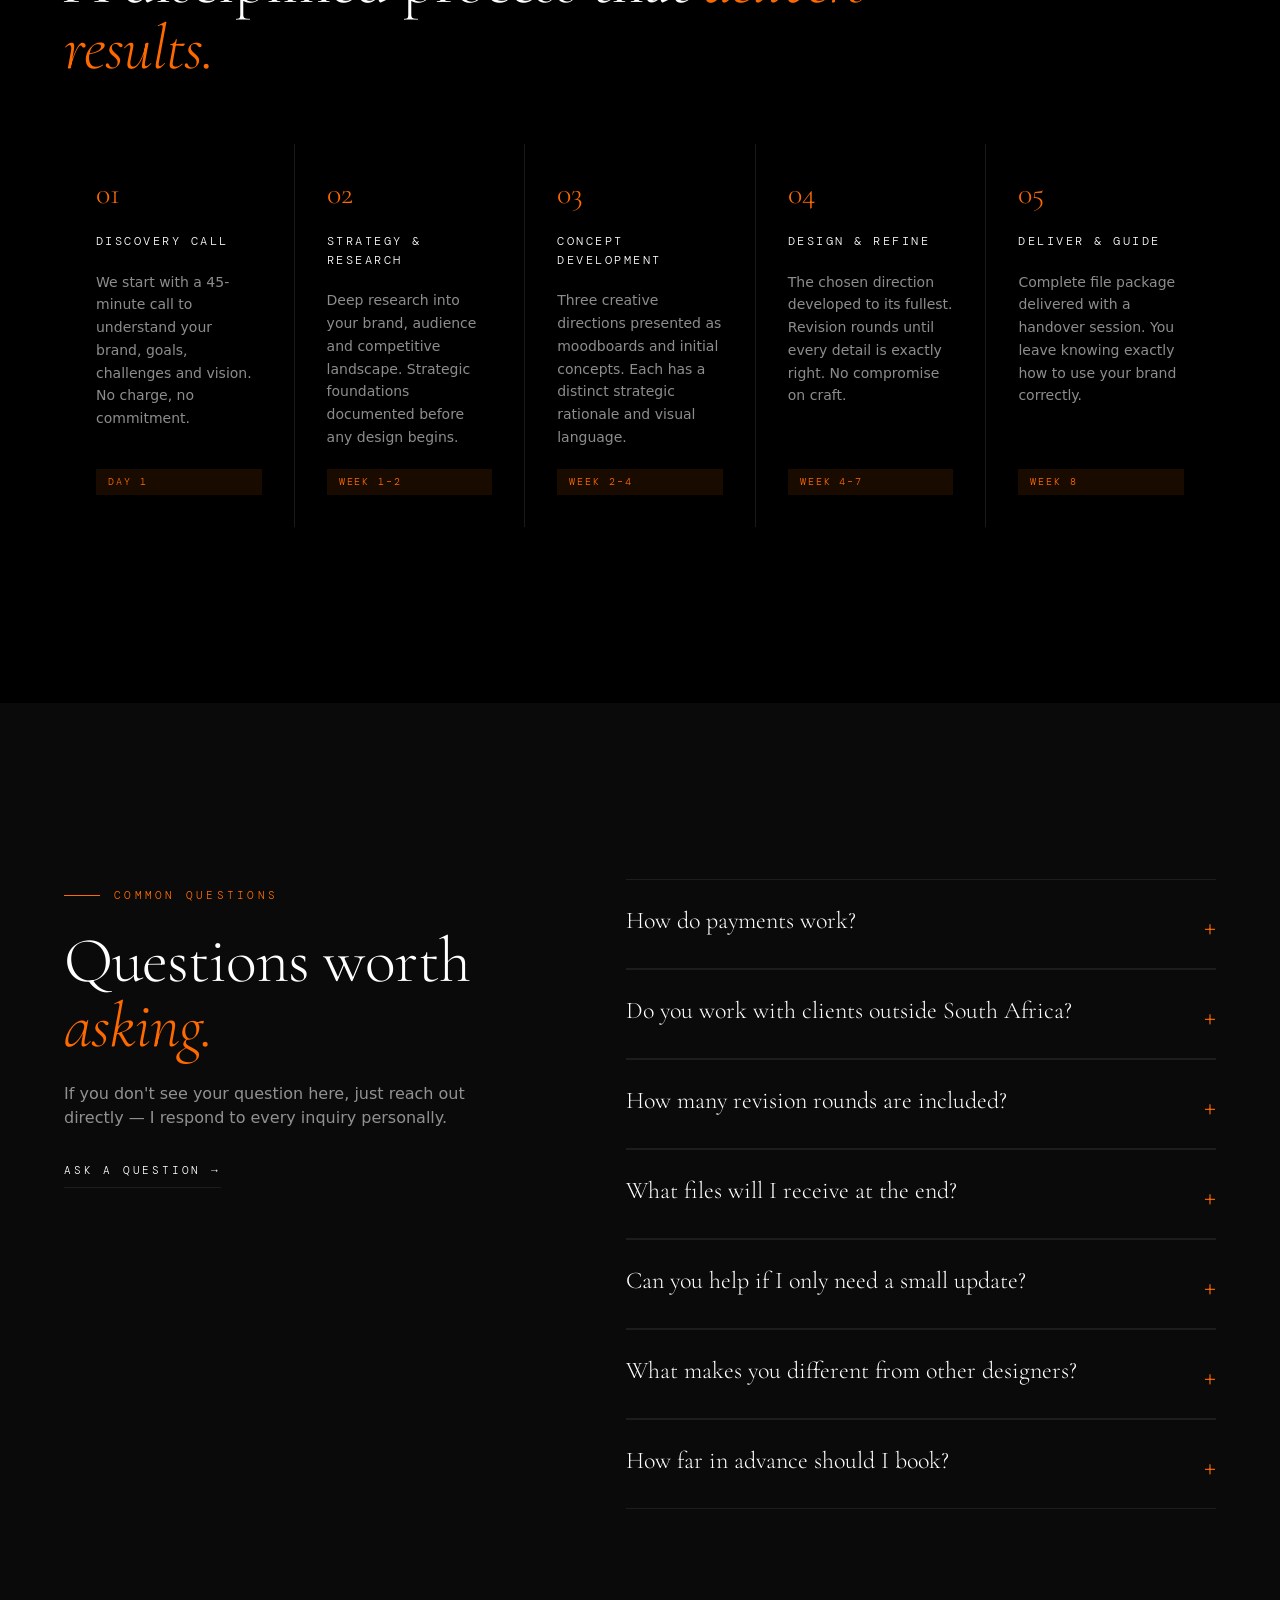
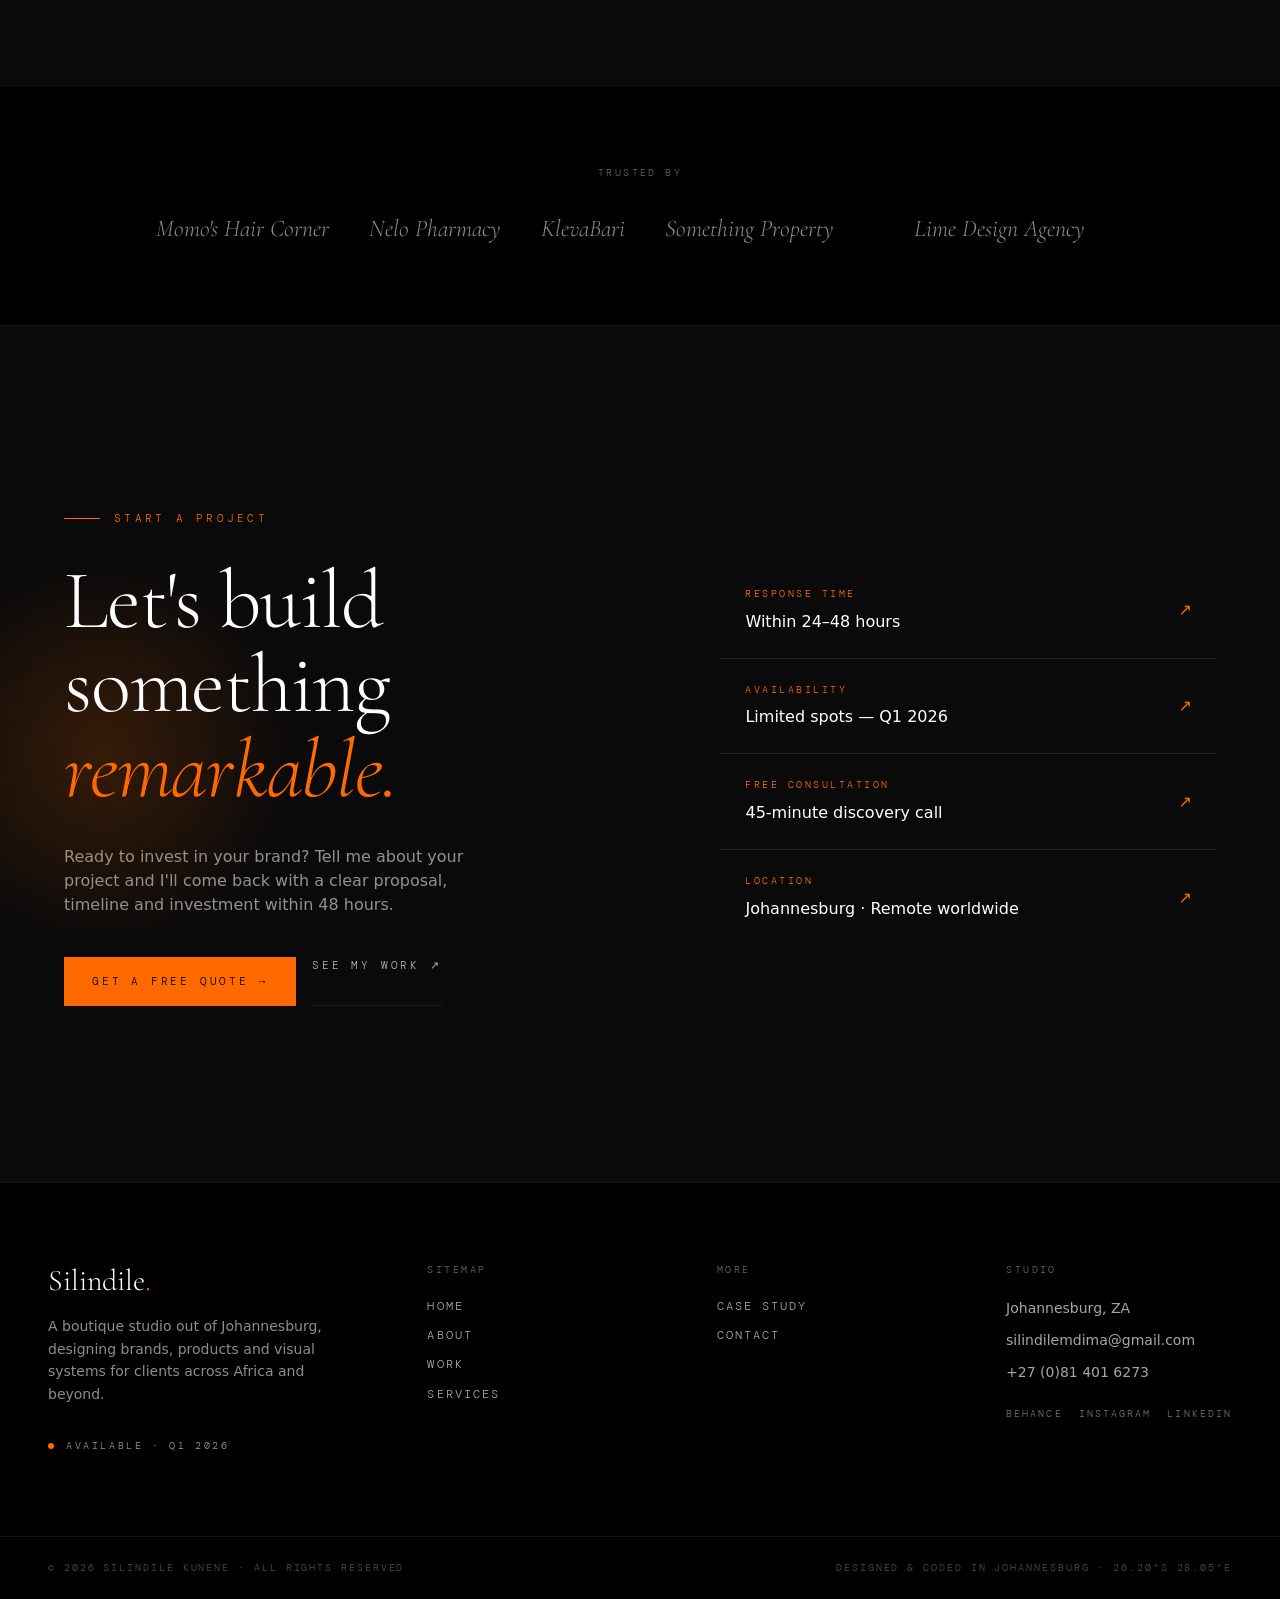
<file: services.html>
<!DOCTYPE html><html lang="en" data-tsd-source="/src/routes/__root.tsx:108:5" class="cursor-on"><head data-tsd-source="/src/routes/__root.tsx:109:7"><meta charset="utf-8"><meta name="viewport" content="width=device-width, initial-scale=1"><link rel="stylesheet" href="https://fonts.googleapis.com/css2?family=Cormorant+Garamond:ital,wght@0,300;0,400;0,500;0,600;1,300;1,400;1,600&amp;family=DM+Mono:wght@300;400;500&amp;display=swap" data-precedence="default"><link rel="stylesheet" href="https://api.fontshare.com/v2/css?f[]=cabinet-grotesk@300,400,500,700,800,900&amp;display=swap" data-precedence="default"><link rel="stylesheet" href="assets/styles.css"><title>Services — Silindile Kunene · Brand, Web &amp; Creative Direction</title><meta name="author" content="Silindile Kunene"><meta name="theme-color" content="#000000"><meta name="format-detection" content="telephone=no"><meta property="og:site_name" content="Silindile Kunene"><meta property="og:type" content="website"><meta property="og:locale" content="en_ZA"><meta name="twitter:card" content="summary_large_image"><meta name="twitter:title" content="Silindile Kunene — Graphic Designer &amp; Creative Director"><meta name="twitter:description" content="Brand identity, web design, creative direction. Johannesburg-based studio working with premium brands across Africa and globally."><meta name="description" content="Premium creative services from a Johannesburg studio: brand identity, web design, creative direction, packaging, motion and visual storytelling. Pricing and timelines included."><meta property="og:title" content="Services — Silindile Kunene"><meta property="og:description" content="Six disciplines. One creative vision. Premium brand, web and creative direction."><meta property="og:url" content="https://radiant-refine-joy.lovable.app/services"><link rel="icon" href="/favicon.ico"><link rel="preconnect" href="https://fonts.googleapis.com"><link rel="preconnect" href="https://fonts.gstatic.com" crossorigin="anonymous"><link rel="preconnect" href="https://api.fontshare.com"><link rel="canonical" href="https://radiant-refine-joy.lovable.app/services"><script type="application/ld+json">{"@context":"https://schema.org","@type":"Person","name":"Silindile Kunene","jobTitle":"Graphic Designer & Creative Director","url":"https://radiant-refine-joy.lovable.app","address":{"@type":"PostalAddress","addressLocality":"Johannesburg","addressCountry":"ZA"},"sameAs":["https://www.behance.net/silindilekunene"]}</script><link rel="stylesheet" href="assets/styles.css"></head><body class="bg-ink text-bone" data-tsd-source="/src/routes/__root.tsx:112:7"><style data-tsd-source="/src/components/site/Cursor.tsx:65:7">
        .cursor-on, .cursor-on * { cursor: none !important; }
        @media (max-width: 1023px), (pointer: coarse) {
          .cursor-on, .cursor-on * { cursor: auto !important; }
        }
        .cursor-dot, .cursor-ring {
          position: fixed; top: 0; left: 0; pointer-events: none; z-index: 9999;
          transition: width .3s var(--ease-editorial), height .3s var(--ease-editorial), background-color .3s, border-color .3s;
        }
        .cursor-dot { width: 8px; height: 8px; background: var(--color-gold); border-radius: 999px; mix-blend-mode: difference; }
        .cursor-ring { width: 36px; height: 36px; border: 1px solid rgba(255,255,255,0.35); border-radius: 999px; }
        body.cursor-hover .cursor-dot { width: 56px; height: 56px; background: rgba(255,106,0,0.15); }
        body.cursor-hover .cursor-ring { width: 56px; height: 56px; border-color: var(--color-gold); }
      </style><div class="cursor-dot" aria-hidden="true" data-tsd-source="/src/components/site/Cursor.tsx:79:7"></div><div class="cursor-ring" aria-hidden="true" data-tsd-source="/src/components/site/Cursor.tsx:80:7" style="transform: translate3d(720px, 900px, 0px) translate(-50%, -50%);"></div><nav class="fixed inset-x-0 top-0 z-50 flex items-center justify-between px-6 py-5 transition-all duration-500 md:px-12 bg-transparent" data-tsd-source="/src/components/site/Nav.tsx:27:7"><a data-tsd-source="/src/components/site/Nav.tsx:34:9" href="index.html" class="flex items-baseline gap-2 text-bone"><span class="font-display text-[1.35rem] tracking-wide" data-tsd-source="/src/components/site/Nav.tsx:35:11">Silindile<span class="text-gold" data-tsd-source="/src/components/site/Nav.tsx:36:22">.</span></span><span class="hidden font-mono text-[0.55rem] uppercase tracking-[0.3em] text-white/40 md:inline" data-tsd-source="/src/components/site/Nav.tsx:38:11">Kunene</span></a><ul class="hidden items-center gap-10 md:flex" data-tsd-source="/src/components/site/Nav.tsx:43:9"><li data-tsd-source="/src/components/site/Nav.tsx:47:15"><a data-tsd-source="/src/components/site/Nav.tsx:48:17" href="about.html" class="relative font-mono text-[0.7rem] uppercase tracking-[0.2em] transition-colors text-white/50 hover:text-bone">About<span class="absolute -bottom-1 left-0 h-px bg-gold transition-all duration-500 w-0 group-hover:w-full" data-tsd-source="/src/components/site/Nav.tsx:55:19"></span></a></li><li data-tsd-source="/src/components/site/Nav.tsx:47:15"><a data-tsd-source="/src/components/site/Nav.tsx:48:17" href="work.html" class="relative font-mono text-[0.7rem] uppercase tracking-[0.2em] transition-colors text-white/50 hover:text-bone">Work<span class="absolute -bottom-1 left-0 h-px bg-gold transition-all duration-500 w-0 group-hover:w-full" data-tsd-source="/src/components/site/Nav.tsx:55:19"></span></a></li><li data-tsd-source="/src/components/site/Nav.tsx:47:15"><a data-tsd-source="/src/components/site/Nav.tsx:48:17" class="relative font-mono text-[0.7rem] uppercase tracking-[0.2em] transition-colors text-bone active" href="services.html" data-status="active" aria-current="page">Services<span class="absolute -bottom-1 left-0 h-px bg-gold transition-all duration-500 w-full" data-tsd-source="/src/components/site/Nav.tsx:55:19"></span></a></li><li data-tsd-source="/src/components/site/Nav.tsx:47:15"><a data-tsd-source="/src/components/site/Nav.tsx:48:17" href="case-study.html" class="relative font-mono text-[0.7rem] uppercase tracking-[0.2em] transition-colors text-white/50 hover:text-bone">Case Study<span class="absolute -bottom-1 left-0 h-px bg-gold transition-all duration-500 w-0 group-hover:w-full" data-tsd-source="/src/components/site/Nav.tsx:55:19"></span></a></li><li data-tsd-source="/src/components/site/Nav.tsx:64:11"><a data-tsd-source="/src/components/site/Nav.tsx:65:13" href="contact.html" class="group inline-flex items-center gap-2 bg-gold px-5 py-2.5 font-mono text-[0.68rem] uppercase tracking-[0.2em] text-ink transition-colors hover:bg-bone">Hire Me<span class="transition-transform group-hover:translate-x-0.5" data-tsd-source="/src/components/site/Nav.tsx:70:15">↗</span></a></li></ul><button aria-label="Toggle navigation" class="relative z-50 flex h-10 w-10 flex-col items-center justify-center gap-[5px] md:hidden" data-tsd-source="/src/components/site/Nav.tsx:75:9"><span class="block h-[1.5px] w-7 bg-bone transition-transform " data-tsd-source="/src/components/site/Nav.tsx:80:11"></span><span class="block h-[1.5px] w-7 bg-bone transition-opacity " data-tsd-source="/src/components/site/Nav.tsx:83:11"></span><span class="block h-[1.5px] w-7 bg-bone transition-transform " data-tsd-source="/src/components/site/Nav.tsx:86:11"></span></button></nav><div class="fixed inset-0 z-40 flex flex-col items-center justify-center gap-10 bg-ink transition-all duration-500 md:hidden pointer-events-none opacity-0" data-tsd-source="/src/components/site/Nav.tsx:93:7"><a data-tsd-source="/src/components/site/Nav.tsx:99:11" href="index.html" class="font-display text-4xl font-light tracking-tight text-bone transition-colors hover:text-gold">Home</a><a data-tsd-source="/src/components/site/Nav.tsx:99:11" href="about.html" class="font-display text-4xl font-light tracking-tight text-bone transition-colors hover:text-gold">About</a><a data-tsd-source="/src/components/site/Nav.tsx:99:11" href="work.html" class="font-display text-4xl font-light tracking-tight text-bone transition-colors hover:text-gold">Work</a><a data-tsd-source="/src/components/site/Nav.tsx:99:11" class="font-display text-4xl font-light tracking-tight text-bone transition-colors hover:text-gold active" href="services.html" data-status="active" aria-current="page">Services</a><a data-tsd-source="/src/components/site/Nav.tsx:99:11" href="case-study.html" class="font-display text-4xl font-light tracking-tight text-bone transition-colors hover:text-gold">Case Study</a><a data-tsd-source="/src/components/site/Nav.tsx:99:11" href="contact.html" class="font-display text-4xl font-light tracking-tight text-bone transition-colors hover:text-gold">Contact</a><div class="absolute bottom-12 font-mono text-[0.6rem] uppercase tracking-[0.3em] text-white/30" data-tsd-source="/src/components/site/Nav.tsx:107:9">Johannesburg · ZA</div></div><main class="min-h-screen" data-tsd-source="/src/routes/__root.tsx:127:7"><!--$--><section class="relative overflow-hidden bg-ink px-6 pb-24 pt-40 md:px-16 md:pb-32 md:pt-52" data-tsd-source="/src/routes/services.tsx:157:7"><div class="pointer-events-none absolute -right-32 top-16 h-[520px] w-[520px] rounded-full bg-[radial-gradient(circle,rgba(255,106,0,0.16),transparent_60%)]" data-tsd-source="/src/routes/services.tsx:158:9"></div><div class="mx-auto max-w-[1400px]" data-tsd-source="/src/routes/services.tsx:159:9"><div data-tsd-source="/src/components/site/Reveal.tsx:22:5" style="opacity: 1; transform: none;"><span class="eyebrow eyebrow-rule" data-tsd-source="/src/routes/services.tsx:161:13">Creative services · Johannesburg &amp; global</span></div><h1 class="serif-display mt-8 text-[clamp(3.5rem,9vw,9rem)]" data-tsd-source="/src/components/site/Reveal.tsx:47:5"><span class="inline-block will-change-transform " data-tsd-source="/src/components/site/Reveal.tsx:57:11" style="opacity: 1; filter: blur(0px); transform: none;">What<!-- -->&nbsp;</span><span class="inline-block will-change-transform " data-tsd-source="/src/components/site/Reveal.tsx:57:11" style="opacity: 1; filter: blur(0px); transform: none;">I<!-- -->&nbsp;</span><span class="inline-block will-change-transform italic text-gold" data-tsd-source="/src/components/site/Reveal.tsx:57:11" style="opacity: 1; filter: blur(0px); transform: none;">Create.</span></h1><div data-tsd-source="/src/components/site/Reveal.tsx:22:5" style="opacity: 1; transform: none;"><p class="mt-8 max-w-2xl text-lg leading-relaxed text-white/60" data-tsd-source="/src/routes/services.tsx:169:13">Premium creative services for brands that want to command attention, build trust and stay memorable — from first touchpoint to lasting impression.</p></div><div data-tsd-source="/src/components/site/Reveal.tsx:22:5" style="opacity: 1; transform: none;"><a href="#services" class="mt-10 inline-flex items-center gap-3 border-b border-white/20 pb-2 font-mono text-[0.7rem] uppercase tracking-[0.25em] text-bone hover:border-gold hover:text-gold" data-tsd-source="/src/routes/services.tsx:176:13">Explore services ↓</a></div></div></section><section class="bg-ink px-6 py-32 md:px-16 md:py-40" id="services" data-tsd-source="/src/routes/services.tsx:187:7"><div class="mx-auto grid max-w-[1400px] items-end gap-12 md:grid-cols-[1.1fr_1fr]" data-tsd-source="/src/routes/services.tsx:188:9"><div data-tsd-source="/src/components/site/Reveal.tsx:22:5" style="opacity: 1; transform: none;"><div data-tsd-source="/src/routes/services.tsx:190:13"><span class="eyebrow eyebrow-rule" data-tsd-source="/src/routes/services.tsx:191:15">What I do</span><h2 class="serif-display mt-6 text-[clamp(2.6rem,5.5vw,5rem)]" data-tsd-source="/src/routes/services.tsx:192:15">Six disciplines.<br data-tsd-source="/src/routes/services.tsx:193:33">One <span class="italic text-gold" data-tsd-source="/src/routes/services.tsx:194:21">creative vision.</span></h2></div></div><div data-tsd-source="/src/components/site/Reveal.tsx:22:5" style="opacity: 1; transform: none;"><p class="text-white/55" data-tsd-source="/src/routes/services.tsx:199:13">Every service I offer is built around a core belief: that design is strategy made visible. I don't just make things look good — I make them work harder.</p></div></div><div class="mx-auto mt-16 grid max-w-[1400px] gap-px bg-white/10 md:grid-cols-2" data-tsd-source="/src/routes/services.tsx:207:9"><div data-tsd-source="/src/components/site/Reveal.tsx:22:5" style="opacity: 1; transform: none;"><article class="group flex h-full flex-col gap-6 bg-ink p-10 transition-colors hover:bg-paper md:p-14" data-tsd-source="/src/routes/services.tsx:210:15"><div class="flex items-baseline justify-between" data-tsd-source="/src/routes/services.tsx:211:17"><span class="font-display text-4xl font-light text-gold" data-tsd-source="/src/routes/services.tsx:212:19">01</span><span class="font-mono text-[0.55rem] uppercase tracking-[0.3em] text-white/25" data-tsd-source="/src/routes/services.tsx:213:19">Service</span></div><h3 class="font-display text-[clamp(1.9rem,3vw,2.6rem)] font-light leading-tight transition-colors group-hover:text-gold" data-tsd-source="/src/routes/services.tsx:215:17">Brand Identity Design</h3><p class="max-w-xl text-[0.95rem] leading-relaxed text-white/55" data-tsd-source="/src/routes/services.tsx:218:17">Full-system brand development — from positioning and strategy to logo, typography, color and comprehensive guidelines that work across every touchpoint. The most complete thing I do, and the work I'm most proud of.</p><ul class="mt-2 grid grid-cols-1 gap-2 sm:grid-cols-2" data-tsd-source="/src/routes/services.tsx:219:17"><li class="flex items-center gap-2 font-mono text-[0.65rem] uppercase tracking-[0.15em] text-white/55" data-tsd-source="/src/routes/services.tsx:221:21"><span class="text-gold" data-tsd-source="/src/routes/services.tsx:222:23">+</span> <!-- -->Brand strategy &amp; research</li><li class="flex items-center gap-2 font-mono text-[0.65rem] uppercase tracking-[0.15em] text-white/55" data-tsd-source="/src/routes/services.tsx:221:21"><span class="text-gold" data-tsd-source="/src/routes/services.tsx:222:23">+</span> <!-- -->Logo &amp; secondary marks</li><li class="flex items-center gap-2 font-mono text-[0.65rem] uppercase tracking-[0.15em] text-white/55" data-tsd-source="/src/routes/services.tsx:221:21"><span class="text-gold" data-tsd-source="/src/routes/services.tsx:222:23">+</span> <!-- -->Typography system</li><li class="flex items-center gap-2 font-mono text-[0.65rem] uppercase tracking-[0.15em] text-white/55" data-tsd-source="/src/routes/services.tsx:221:21"><span class="text-gold" data-tsd-source="/src/routes/services.tsx:222:23">+</span> <!-- -->Color palette &amp; usage</li><li class="flex items-center gap-2 font-mono text-[0.65rem] uppercase tracking-[0.15em] text-white/55" data-tsd-source="/src/routes/services.tsx:221:21"><span class="text-gold" data-tsd-source="/src/routes/services.tsx:222:23">+</span> <!-- -->Brand guidelines document</li><li class="flex items-center gap-2 font-mono text-[0.65rem] uppercase tracking-[0.15em] text-white/55" data-tsd-source="/src/routes/services.tsx:221:21"><span class="text-gold" data-tsd-source="/src/routes/services.tsx:222:23">+</span> <!-- -->Stationery suite design</li><li class="flex items-center gap-2 font-mono text-[0.65rem] uppercase tracking-[0.15em] text-white/55" data-tsd-source="/src/routes/services.tsx:221:21"><span class="text-gold" data-tsd-source="/src/routes/services.tsx:222:23">+</span> <!-- -->Social media templates</li></ul><div class="mt-auto grid grid-cols-[1fr_1fr_auto] items-end gap-6 border-t border-white/10 pt-6" data-tsd-source="/src/routes/services.tsx:226:17"><div data-tsd-source="/src/routes/services.tsx:227:19"><div class="mono-label text-white/40" data-tsd-source="/src/routes/services.tsx:228:21">Starting from</div><div class="mt-1 font-display text-2xl font-light text-bone" data-tsd-source="/src/routes/services.tsx:229:21">R35,000</div></div><div data-tsd-source="/src/routes/services.tsx:231:19"><div class="mono-label text-white/40" data-tsd-source="/src/routes/services.tsx:232:21">Timeline</div><div class="mt-1 font-display text-2xl font-light text-bone" data-tsd-source="/src/routes/services.tsx:233:21">4–8 weeks</div></div><a data-tsd-source="/src/routes/services.tsx:235:19" href="contact.html" class="inline-flex items-center gap-2 border-b border-white/20 pb-1 font-mono text-[0.62rem] uppercase tracking-[0.25em] text-bone hover:border-gold hover:text-gold">Get a quote <span class="text-gold" data-tsd-source="/src/routes/services.tsx:239:33">→</span></a></div></article></div><div data-tsd-source="/src/components/site/Reveal.tsx:22:5" style="opacity: 1; transform: none;"><article class="group flex h-full flex-col gap-6 bg-ink p-10 transition-colors hover:bg-paper md:p-14" data-tsd-source="/src/routes/services.tsx:210:15"><div class="flex items-baseline justify-between" data-tsd-source="/src/routes/services.tsx:211:17"><span class="font-display text-4xl font-light text-gold" data-tsd-source="/src/routes/services.tsx:212:19">02</span><span class="font-mono text-[0.55rem] uppercase tracking-[0.3em] text-white/25" data-tsd-source="/src/routes/services.tsx:213:19">Service</span></div><h3 class="font-display text-[clamp(1.9rem,3vw,2.6rem)] font-light leading-tight transition-colors group-hover:text-gold" data-tsd-source="/src/routes/services.tsx:215:17">Web &amp; Digital Design</h3><p class="max-w-xl text-[0.95rem] leading-relaxed text-white/55" data-tsd-source="/src/routes/services.tsx:218:17">High-fidelity UI/UX design for websites, landing pages and digital platforms. Designed in Figma with complete prototypes, design systems and developer-ready handoff. Built to convert, crafted to impress.</p><ul class="mt-2 grid grid-cols-1 gap-2 sm:grid-cols-2" data-tsd-source="/src/routes/services.tsx:219:17"><li class="flex items-center gap-2 font-mono text-[0.65rem] uppercase tracking-[0.15em] text-white/55" data-tsd-source="/src/routes/services.tsx:221:21"><span class="text-gold" data-tsd-source="/src/routes/services.tsx:222:23">+</span> <!-- -->UX research &amp; wireframes</li><li class="flex items-center gap-2 font-mono text-[0.65rem] uppercase tracking-[0.15em] text-white/55" data-tsd-source="/src/routes/services.tsx:221:21"><span class="text-gold" data-tsd-source="/src/routes/services.tsx:222:23">+</span> <!-- -->Full UI design in Figma</li><li class="flex items-center gap-2 font-mono text-[0.65rem] uppercase tracking-[0.15em] text-white/55" data-tsd-source="/src/routes/services.tsx:221:21"><span class="text-gold" data-tsd-source="/src/routes/services.tsx:222:23">+</span> <!-- -->Interactive prototype</li><li class="flex items-center gap-2 font-mono text-[0.65rem] uppercase tracking-[0.15em] text-white/55" data-tsd-source="/src/routes/services.tsx:221:21"><span class="text-gold" data-tsd-source="/src/routes/services.tsx:222:23">+</span> <!-- -->Mobile responsive design</li><li class="flex items-center gap-2 font-mono text-[0.65rem] uppercase tracking-[0.15em] text-white/55" data-tsd-source="/src/routes/services.tsx:221:21"><span class="text-gold" data-tsd-source="/src/routes/services.tsx:222:23">+</span> <!-- -->Design system / component library</li><li class="flex items-center gap-2 font-mono text-[0.65rem] uppercase tracking-[0.15em] text-white/55" data-tsd-source="/src/routes/services.tsx:221:21"><span class="text-gold" data-tsd-source="/src/routes/services.tsx:222:23">+</span> <!-- -->Developer handoff files</li><li class="flex items-center gap-2 font-mono text-[0.65rem] uppercase tracking-[0.15em] text-white/55" data-tsd-source="/src/routes/services.tsx:221:21"><span class="text-gold" data-tsd-source="/src/routes/services.tsx:222:23">+</span> <!-- -->Optional Webflow build</li></ul><div class="mt-auto grid grid-cols-[1fr_1fr_auto] items-end gap-6 border-t border-white/10 pt-6" data-tsd-source="/src/routes/services.tsx:226:17"><div data-tsd-source="/src/routes/services.tsx:227:19"><div class="mono-label text-white/40" data-tsd-source="/src/routes/services.tsx:228:21">Starting from</div><div class="mt-1 font-display text-2xl font-light text-bone" data-tsd-source="/src/routes/services.tsx:229:21">R28,000</div></div><div data-tsd-source="/src/routes/services.tsx:231:19"><div class="mono-label text-white/40" data-tsd-source="/src/routes/services.tsx:232:21">Timeline</div><div class="mt-1 font-display text-2xl font-light text-bone" data-tsd-source="/src/routes/services.tsx:233:21">3–6 weeks</div></div><a data-tsd-source="/src/routes/services.tsx:235:19" href="contact.html" class="inline-flex items-center gap-2 border-b border-white/20 pb-1 font-mono text-[0.62rem] uppercase tracking-[0.25em] text-bone hover:border-gold hover:text-gold">Get a quote <span class="text-gold" data-tsd-source="/src/routes/services.tsx:239:33">→</span></a></div></article></div><div data-tsd-source="/src/components/site/Reveal.tsx:22:5" style="opacity: 1; transform: none;"><article class="group flex h-full flex-col gap-6 bg-ink p-10 transition-colors hover:bg-paper md:p-14" data-tsd-source="/src/routes/services.tsx:210:15"><div class="flex items-baseline justify-between" data-tsd-source="/src/routes/services.tsx:211:17"><span class="font-display text-4xl font-light text-gold" data-tsd-source="/src/routes/services.tsx:212:19">03</span><span class="font-mono text-[0.55rem] uppercase tracking-[0.3em] text-white/25" data-tsd-source="/src/routes/services.tsx:213:19">Service</span></div><h3 class="font-display text-[clamp(1.9rem,3vw,2.6rem)] font-light leading-tight transition-colors group-hover:text-gold" data-tsd-source="/src/routes/services.tsx:215:17">Creative Direction</h3><p class="max-w-xl text-[0.95rem] leading-relaxed text-white/55" data-tsd-source="/src/routes/services.tsx:218:17">Leading the visual vision for campaigns, product launches and brand activations. I develop the creative concept, moodboards, visual language and oversee execution across all channels — ensuring everything looks like it belongs together.</p><ul class="mt-2 grid grid-cols-1 gap-2 sm:grid-cols-2" data-tsd-source="/src/routes/services.tsx:219:17"><li class="flex items-center gap-2 font-mono text-[0.65rem] uppercase tracking-[0.15em] text-white/55" data-tsd-source="/src/routes/services.tsx:221:21"><span class="text-gold" data-tsd-source="/src/routes/services.tsx:222:23">+</span> <!-- -->Creative concept development</li><li class="flex items-center gap-2 font-mono text-[0.65rem] uppercase tracking-[0.15em] text-white/55" data-tsd-source="/src/routes/services.tsx:221:21"><span class="text-gold" data-tsd-source="/src/routes/services.tsx:222:23">+</span> <!-- -->Moodboards &amp; direction</li><li class="flex items-center gap-2 font-mono text-[0.65rem] uppercase tracking-[0.15em] text-white/55" data-tsd-source="/src/routes/services.tsx:221:21"><span class="text-gold" data-tsd-source="/src/routes/services.tsx:222:23">+</span> <!-- -->Photo art direction</li><li class="flex items-center gap-2 font-mono text-[0.65rem] uppercase tracking-[0.15em] text-white/55" data-tsd-source="/src/routes/services.tsx:221:21"><span class="text-gold" data-tsd-source="/src/routes/services.tsx:222:23">+</span> <!-- -->Campaign visual system</li><li class="flex items-center gap-2 font-mono text-[0.65rem] uppercase tracking-[0.15em] text-white/55" data-tsd-source="/src/routes/services.tsx:221:21"><span class="text-gold" data-tsd-source="/src/routes/services.tsx:222:23">+</span> <!-- -->Cross-channel consistency</li><li class="flex items-center gap-2 font-mono text-[0.65rem] uppercase tracking-[0.15em] text-white/55" data-tsd-source="/src/routes/services.tsx:221:21"><span class="text-gold" data-tsd-source="/src/routes/services.tsx:222:23">+</span> <!-- -->On-set direction (if required)</li></ul><div class="mt-auto grid grid-cols-[1fr_1fr_auto] items-end gap-6 border-t border-white/10 pt-6" data-tsd-source="/src/routes/services.tsx:226:17"><div data-tsd-source="/src/routes/services.tsx:227:19"><div class="mono-label text-white/40" data-tsd-source="/src/routes/services.tsx:228:21">Starting from</div><div class="mt-1 font-display text-2xl font-light text-bone" data-tsd-source="/src/routes/services.tsx:229:21">R22,000</div></div><div data-tsd-source="/src/routes/services.tsx:231:19"><div class="mono-label text-white/40" data-tsd-source="/src/routes/services.tsx:232:21">Timeline</div><div class="mt-1 font-display text-2xl font-light text-bone" data-tsd-source="/src/routes/services.tsx:233:21">2–5 weeks</div></div><a data-tsd-source="/src/routes/services.tsx:235:19" href="contact.html" class="inline-flex items-center gap-2 border-b border-white/20 pb-1 font-mono text-[0.62rem] uppercase tracking-[0.25em] text-bone hover:border-gold hover:text-gold">Get a quote <span class="text-gold" data-tsd-source="/src/routes/services.tsx:239:33">→</span></a></div></article></div><div data-tsd-source="/src/components/site/Reveal.tsx:22:5" style="opacity: 1; transform: none;"><article class="group flex h-full flex-col gap-6 bg-ink p-10 transition-colors hover:bg-paper md:p-14" data-tsd-source="/src/routes/services.tsx:210:15"><div class="flex items-baseline justify-between" data-tsd-source="/src/routes/services.tsx:211:17"><span class="font-display text-4xl font-light text-gold" data-tsd-source="/src/routes/services.tsx:212:19">04</span><span class="font-mono text-[0.55rem] uppercase tracking-[0.3em] text-white/25" data-tsd-source="/src/routes/services.tsx:213:19">Service</span></div><h3 class="font-display text-[clamp(1.9rem,3vw,2.6rem)] font-light leading-tight transition-colors group-hover:text-gold" data-tsd-source="/src/routes/services.tsx:215:17">Packaging &amp; Print</h3><p class="max-w-xl text-[0.95rem] leading-relaxed text-white/55" data-tsd-source="/src/routes/services.tsx:218:17">Tactile, shelf-ready packaging design and premium print collateral. From FMCG to luxury goods, I create packaging that tells a brand story at arm's length and rewards close attention. All files prepared for professional print production.</p><ul class="mt-2 grid grid-cols-1 gap-2 sm:grid-cols-2" data-tsd-source="/src/routes/services.tsx:219:17"><li class="flex items-center gap-2 font-mono text-[0.65rem] uppercase tracking-[0.15em] text-white/55" data-tsd-source="/src/routes/services.tsx:221:21"><span class="text-gold" data-tsd-source="/src/routes/services.tsx:222:23">+</span> <!-- -->Structural brief &amp; dielines</li><li class="flex items-center gap-2 font-mono text-[0.65rem] uppercase tracking-[0.15em] text-white/55" data-tsd-source="/src/routes/services.tsx:221:21"><span class="text-gold" data-tsd-source="/src/routes/services.tsx:222:23">+</span> <!-- -->Packaging design (all sides)</li><li class="flex items-center gap-2 font-mono text-[0.65rem] uppercase tracking-[0.15em] text-white/55" data-tsd-source="/src/routes/services.tsx:221:21"><span class="text-gold" data-tsd-source="/src/routes/services.tsx:222:23">+</span> <!-- -->Print-ready final artwork</li><li class="flex items-center gap-2 font-mono text-[0.65rem] uppercase tracking-[0.15em] text-white/55" data-tsd-source="/src/routes/services.tsx:221:21"><span class="text-gold" data-tsd-source="/src/routes/services.tsx:222:23">+</span> <!-- -->Business cards &amp; stationery</li><li class="flex items-center gap-2 font-mono text-[0.65rem] uppercase tracking-[0.15em] text-white/55" data-tsd-source="/src/routes/services.tsx:221:21"><span class="text-gold" data-tsd-source="/src/routes/services.tsx:222:23">+</span> <!-- -->Brochures &amp; booklets</li><li class="flex items-center gap-2 font-mono text-[0.65rem] uppercase tracking-[0.15em] text-white/55" data-tsd-source="/src/routes/services.tsx:221:21"><span class="text-gold" data-tsd-source="/src/routes/services.tsx:222:23">+</span> <!-- -->Signage &amp; environmental</li></ul><div class="mt-auto grid grid-cols-[1fr_1fr_auto] items-end gap-6 border-t border-white/10 pt-6" data-tsd-source="/src/routes/services.tsx:226:17"><div data-tsd-source="/src/routes/services.tsx:227:19"><div class="mono-label text-white/40" data-tsd-source="/src/routes/services.tsx:228:21">Starting from</div><div class="mt-1 font-display text-2xl font-light text-bone" data-tsd-source="/src/routes/services.tsx:229:21">R18,000</div></div><div data-tsd-source="/src/routes/services.tsx:231:19"><div class="mono-label text-white/40" data-tsd-source="/src/routes/services.tsx:232:21">Timeline</div><div class="mt-1 font-display text-2xl font-light text-bone" data-tsd-source="/src/routes/services.tsx:233:21">2–4 weeks</div></div><a data-tsd-source="/src/routes/services.tsx:235:19" href="contact.html" class="inline-flex items-center gap-2 border-b border-white/20 pb-1 font-mono text-[0.62rem] uppercase tracking-[0.25em] text-bone hover:border-gold hover:text-gold">Get a quote <span class="text-gold" data-tsd-source="/src/routes/services.tsx:239:33">→</span></a></div></article></div><div data-tsd-source="/src/components/site/Reveal.tsx:22:5" style="opacity:0;transform:translateY(36px)"><article class="group flex h-full flex-col gap-6 bg-ink p-10 transition-colors hover:bg-paper md:p-14" data-tsd-source="/src/routes/services.tsx:210:15"><div class="flex items-baseline justify-between" data-tsd-source="/src/routes/services.tsx:211:17"><span class="font-display text-4xl font-light text-gold" data-tsd-source="/src/routes/services.tsx:212:19">05</span><span class="font-mono text-[0.55rem] uppercase tracking-[0.3em] text-white/25" data-tsd-source="/src/routes/services.tsx:213:19">Service</span></div><h3 class="font-display text-[clamp(1.9rem,3vw,2.6rem)] font-light leading-tight transition-colors group-hover:text-gold" data-tsd-source="/src/routes/services.tsx:215:17">Motion &amp; Digital Content</h3><p class="max-w-xl text-[0.95rem] leading-relaxed text-white/55" data-tsd-source="/src/routes/services.tsx:218:17">Animated assets, social media motion graphics and digital campaign content built for performance and visual impact. From simple logo animations to fully directed campaign films.</p><ul class="mt-2 grid grid-cols-1 gap-2 sm:grid-cols-2" data-tsd-source="/src/routes/services.tsx:219:17"><li class="flex items-center gap-2 font-mono text-[0.65rem] uppercase tracking-[0.15em] text-white/55" data-tsd-source="/src/routes/services.tsx:221:21"><span class="text-gold" data-tsd-source="/src/routes/services.tsx:222:23">+</span> <!-- -->Logo &amp; brand animation</li><li class="flex items-center gap-2 font-mono text-[0.65rem] uppercase tracking-[0.15em] text-white/55" data-tsd-source="/src/routes/services.tsx:221:21"><span class="text-gold" data-tsd-source="/src/routes/services.tsx:222:23">+</span> <!-- -->Social motion templates</li><li class="flex items-center gap-2 font-mono text-[0.65rem] uppercase tracking-[0.15em] text-white/55" data-tsd-source="/src/routes/services.tsx:221:21"><span class="text-gold" data-tsd-source="/src/routes/services.tsx:222:23">+</span> <!-- -->Campaign film direction</li><li class="flex items-center gap-2 font-mono text-[0.65rem] uppercase tracking-[0.15em] text-white/55" data-tsd-source="/src/routes/services.tsx:221:21"><span class="text-gold" data-tsd-source="/src/routes/services.tsx:222:23">+</span> <!-- -->After Effects assets</li><li class="flex items-center gap-2 font-mono text-[0.65rem] uppercase tracking-[0.15em] text-white/55" data-tsd-source="/src/routes/services.tsx:221:21"><span class="text-gold" data-tsd-source="/src/routes/services.tsx:222:23">+</span> <!-- -->Storyboarding</li><li class="flex items-center gap-2 font-mono text-[0.65rem] uppercase tracking-[0.15em] text-white/55" data-tsd-source="/src/routes/services.tsx:221:21"><span class="text-gold" data-tsd-source="/src/routes/services.tsx:222:23">+</span> <!-- -->Sound &amp; timing direction</li></ul><div class="mt-auto grid grid-cols-[1fr_1fr_auto] items-end gap-6 border-t border-white/10 pt-6" data-tsd-source="/src/routes/services.tsx:226:17"><div data-tsd-source="/src/routes/services.tsx:227:19"><div class="mono-label text-white/40" data-tsd-source="/src/routes/services.tsx:228:21">Starting from</div><div class="mt-1 font-display text-2xl font-light text-bone" data-tsd-source="/src/routes/services.tsx:229:21">R12,000</div></div><div data-tsd-source="/src/routes/services.tsx:231:19"><div class="mono-label text-white/40" data-tsd-source="/src/routes/services.tsx:232:21">Timeline</div><div class="mt-1 font-display text-2xl font-light text-bone" data-tsd-source="/src/routes/services.tsx:233:21">1–3 weeks</div></div><a data-tsd-source="/src/routes/services.tsx:235:19" href="contact.html" class="inline-flex items-center gap-2 border-b border-white/20 pb-1 font-mono text-[0.62rem] uppercase tracking-[0.25em] text-bone hover:border-gold hover:text-gold">Get a quote <span class="text-gold" data-tsd-source="/src/routes/services.tsx:239:33">→</span></a></div></article></div><div data-tsd-source="/src/components/site/Reveal.tsx:22:5" style="opacity:0;transform:translateY(36px)"><article class="group flex h-full flex-col gap-6 bg-ink p-10 transition-colors hover:bg-paper md:p-14" data-tsd-source="/src/routes/services.tsx:210:15"><div class="flex items-baseline justify-between" data-tsd-source="/src/routes/services.tsx:211:17"><span class="font-display text-4xl font-light text-gold" data-tsd-source="/src/routes/services.tsx:212:19">06</span><span class="font-mono text-[0.55rem] uppercase tracking-[0.3em] text-white/25" data-tsd-source="/src/routes/services.tsx:213:19">Service</span></div><h3 class="font-display text-[clamp(1.9rem,3vw,2.6rem)] font-light leading-tight transition-colors group-hover:text-gold" data-tsd-source="/src/routes/services.tsx:215:17">Visual Storytelling</h3><p class="max-w-xl text-[0.95rem] leading-relaxed text-white/55" data-tsd-source="/src/routes/services.tsx:218:17">Pitch decks, annual reports, brand narratives and investor presentations that communicate complex ideas through beautiful, persuasive design. The visual quality of your presentation signals the quality of your thinking.</p><ul class="mt-2 grid grid-cols-1 gap-2 sm:grid-cols-2" data-tsd-source="/src/routes/services.tsx:219:17"><li class="flex items-center gap-2 font-mono text-[0.65rem] uppercase tracking-[0.15em] text-white/55" data-tsd-source="/src/routes/services.tsx:221:21"><span class="text-gold" data-tsd-source="/src/routes/services.tsx:222:23">+</span> <!-- -->Pitch deck design</li><li class="flex items-center gap-2 font-mono text-[0.65rem] uppercase tracking-[0.15em] text-white/55" data-tsd-source="/src/routes/services.tsx:221:21"><span class="text-gold" data-tsd-source="/src/routes/services.tsx:222:23">+</span> <!-- -->Annual report design</li><li class="flex items-center gap-2 font-mono text-[0.65rem] uppercase tracking-[0.15em] text-white/55" data-tsd-source="/src/routes/services.tsx:221:21"><span class="text-gold" data-tsd-source="/src/routes/services.tsx:222:23">+</span> <!-- -->Infographic design</li><li class="flex items-center gap-2 font-mono text-[0.65rem] uppercase tracking-[0.15em] text-white/55" data-tsd-source="/src/routes/services.tsx:221:21"><span class="text-gold" data-tsd-source="/src/routes/services.tsx:222:23">+</span> <!-- -->Brand narrative documents</li><li class="flex items-center gap-2 font-mono text-[0.65rem] uppercase tracking-[0.15em] text-white/55" data-tsd-source="/src/routes/services.tsx:221:21"><span class="text-gold" data-tsd-source="/src/routes/services.tsx:222:23">+</span> <!-- -->Presentation templates</li><li class="flex items-center gap-2 font-mono text-[0.65rem] uppercase tracking-[0.15em] text-white/55" data-tsd-source="/src/routes/services.tsx:221:21"><span class="text-gold" data-tsd-source="/src/routes/services.tsx:222:23">+</span> <!-- -->Data visualisation</li></ul><div class="mt-auto grid grid-cols-[1fr_1fr_auto] items-end gap-6 border-t border-white/10 pt-6" data-tsd-source="/src/routes/services.tsx:226:17"><div data-tsd-source="/src/routes/services.tsx:227:19"><div class="mono-label text-white/40" data-tsd-source="/src/routes/services.tsx:228:21">Starting from</div><div class="mt-1 font-display text-2xl font-light text-bone" data-tsd-source="/src/routes/services.tsx:229:21">R8,500</div></div><div data-tsd-source="/src/routes/services.tsx:231:19"><div class="mono-label text-white/40" data-tsd-source="/src/routes/services.tsx:232:21">Timeline</div><div class="mt-1 font-display text-2xl font-light text-bone" data-tsd-source="/src/routes/services.tsx:233:21">1–2 weeks</div></div><a data-tsd-source="/src/routes/services.tsx:235:19" href="contact.html" class="inline-flex items-center gap-2 border-b border-white/20 pb-1 font-mono text-[0.62rem] uppercase tracking-[0.25em] text-bone hover:border-gold hover:text-gold">Get a quote <span class="text-gold" data-tsd-source="/src/routes/services.tsx:239:33">→</span></a></div></article></div></div></section><div class="overflow-hidden bg-gold text-ink" data-tsd-source="/src/components/site/Marquee.tsx:19:5"><div class="marquee-track py-5" data-tsd-source="/src/components/site/Marquee.tsx:20:7"><div class="flex shrink-0 items-center gap-12 pr-12" aria-hidden="false" data-tsd-source="/src/components/site/Marquee.tsx:22:11"><span class="flex items-center gap-12 font-display text-[clamp(2rem,4.5vw,4.5rem)] leading-none italic" data-tsd-source="/src/components/site/Marquee.tsx:24:15"><span data-tsd-source="/src/routes/services.tsx:251:11">Strategy first</span><span class="inline-block h-2 w-2 rounded-full bg-ink" data-tsd-source="/src/components/site/Marquee.tsx:29:17"></span></span><span class="flex items-center gap-12 font-display text-[clamp(2rem,4.5vw,4.5rem)] leading-none italic" data-tsd-source="/src/components/site/Marquee.tsx:24:15"><span data-tsd-source="/src/routes/services.tsx:251:11">Designed in Johannesburg</span><span class="inline-block h-2 w-2 rounded-full bg-ink" data-tsd-source="/src/components/site/Marquee.tsx:29:17"></span></span><span class="flex items-center gap-12 font-display text-[clamp(2rem,4.5vw,4.5rem)] leading-none italic" data-tsd-source="/src/components/site/Marquee.tsx:24:15"><span data-tsd-source="/src/routes/services.tsx:251:11">Crafted globally</span><span class="inline-block h-2 w-2 rounded-full bg-ink" data-tsd-source="/src/components/site/Marquee.tsx:29:17"></span></span><span class="flex items-center gap-12 font-display text-[clamp(2rem,4.5vw,4.5rem)] leading-none italic" data-tsd-source="/src/components/site/Marquee.tsx:24:15"><span data-tsd-source="/src/routes/services.tsx:251:11">Brand · Web · Print · Motion</span><span class="inline-block h-2 w-2 rounded-full bg-ink" data-tsd-source="/src/components/site/Marquee.tsx:29:17"></span></span></div><div class="flex shrink-0 items-center gap-12 pr-12" aria-hidden="true" data-tsd-source="/src/components/site/Marquee.tsx:22:11"><span class="flex items-center gap-12 font-display text-[clamp(2rem,4.5vw,4.5rem)] leading-none italic" data-tsd-source="/src/components/site/Marquee.tsx:24:15"><span data-tsd-source="/src/routes/services.tsx:251:11">Strategy first</span><span class="inline-block h-2 w-2 rounded-full bg-ink" data-tsd-source="/src/components/site/Marquee.tsx:29:17"></span></span><span class="flex items-center gap-12 font-display text-[clamp(2rem,4.5vw,4.5rem)] leading-none italic" data-tsd-source="/src/components/site/Marquee.tsx:24:15"><span data-tsd-source="/src/routes/services.tsx:251:11">Designed in Johannesburg</span><span class="inline-block h-2 w-2 rounded-full bg-ink" data-tsd-source="/src/components/site/Marquee.tsx:29:17"></span></span><span class="flex items-center gap-12 font-display text-[clamp(2rem,4.5vw,4.5rem)] leading-none italic" data-tsd-source="/src/components/site/Marquee.tsx:24:15"><span data-tsd-source="/src/routes/services.tsx:251:11">Crafted globally</span><span class="inline-block h-2 w-2 rounded-full bg-ink" data-tsd-source="/src/components/site/Marquee.tsx:29:17"></span></span><span class="flex items-center gap-12 font-display text-[clamp(2rem,4.5vw,4.5rem)] leading-none italic" data-tsd-source="/src/components/site/Marquee.tsx:24:15"><span data-tsd-source="/src/routes/services.tsx:251:11">Brand · Web · Print · Motion</span><span class="inline-block h-2 w-2 rounded-full bg-ink" data-tsd-source="/src/components/site/Marquee.tsx:29:17"></span></span></div></div></div><section class="bg-paper px-6 py-32 md:px-16 md:py-44" data-tsd-source="/src/routes/services.tsx:256:7"><div class="mx-auto max-w-[1400px]" data-tsd-source="/src/routes/services.tsx:257:9"><div data-tsd-source="/src/components/site/Reveal.tsx:22:5" style="opacity:0;transform:translateY(36px)"><span class="eyebrow eyebrow-rule" data-tsd-source="/src/routes/services.tsx:259:13">Packages</span><h2 class="serif-display mt-6 max-w-3xl text-[clamp(2.6rem,5.5vw,5rem)]" data-tsd-source="/src/routes/services.tsx:260:13">Bundled for <span class="italic text-gold" data-tsd-source="/src/routes/services.tsx:261:27">clarity &amp; value.</span></h2><p class="mt-6 max-w-2xl text-white/55" data-tsd-source="/src/routes/services.tsx:263:13">Most clients need more than one service. These packages give you the most complete solution at the best value — with clear deliverables and timelines from day one.</p></div><div class="mt-16 grid gap-px bg-white/10 lg:grid-cols-3" data-tsd-source="/src/routes/services.tsx:270:11"><div data-tsd-source="/src/components/site/Reveal.tsx:22:5" style="opacity:0;transform:translateY(36px)"><article class="relative flex h-full flex-col gap-6 p-10 transition-colors bg-paper hover:bg-ink" data-tsd-source="/src/routes/services.tsx:273:17"><div class="mono-label text-gold" data-tsd-source="/src/routes/services.tsx:279:19">Starter Package</div><h3 class="font-display text-3xl font-light" data-tsd-source="/src/routes/services.tsx:280:19">Brand Essentials</h3><p class="text-[0.92rem] leading-relaxed text-white/55" data-tsd-source="/src/routes/services.tsx:281:19">Everything a new brand needs to launch with confidence. Clean, professional and consistent from day one.</p><div class="border-y border-white/10 py-6" data-tsd-source="/src/routes/services.tsx:282:19"><div class="font-display text-[clamp(2.4rem,4vw,3.4rem)] font-light leading-none" data-tsd-source="/src/routes/services.tsx:283:21">R45,000</div><div class="mt-2 mono-label text-white/40" data-tsd-source="/src/routes/services.tsx:286:21">Once-off · 5–7 weeks</div></div><ul class="flex flex-col gap-3" data-tsd-source="/src/routes/services.tsx:288:19"><li class="flex items-start gap-3 text-sm text-white/80" data-tsd-source="/src/routes/services.tsx:290:23"><span class="mt-0.5 font-mono text-xs text-gold" data-tsd-source="/src/routes/services.tsx:291:25">✓</span>Logo &amp; primary mark</li><li class="flex items-start gap-3 text-sm text-white/80" data-tsd-source="/src/routes/services.tsx:290:23"><span class="mt-0.5 font-mono text-xs text-gold" data-tsd-source="/src/routes/services.tsx:291:25">✓</span>Color palette &amp; typography</li><li class="flex items-start gap-3 text-sm text-white/80" data-tsd-source="/src/routes/services.tsx:290:23"><span class="mt-0.5 font-mono text-xs text-gold" data-tsd-source="/src/routes/services.tsx:291:25">✓</span>Brand guidelines (20 pages)</li><li class="flex items-start gap-3 text-sm text-white/80" data-tsd-source="/src/routes/services.tsx:290:23"><span class="mt-0.5 font-mono text-xs text-gold" data-tsd-source="/src/routes/services.tsx:291:25">✓</span>Business card design</li><li class="flex items-start gap-3 text-sm text-white/80" data-tsd-source="/src/routes/services.tsx:290:23"><span class="mt-0.5 font-mono text-xs text-gold" data-tsd-source="/src/routes/services.tsx:291:25">✓</span>3 social media templates</li><li class="flex items-start gap-3 text-sm text-white/80" data-tsd-source="/src/routes/services.tsx:290:23"><span class="mt-0.5 font-mono text-xs text-gold" data-tsd-source="/src/routes/services.tsx:291:25">✓</span>2 revision rounds</li><li class="flex items-start gap-3 text-sm text-white/30 line-through" data-tsd-source="/src/routes/services.tsx:290:23"><span class="mt-0.5 font-mono text-xs text-white/25" data-tsd-source="/src/routes/services.tsx:291:25">—</span>Website design</li><li class="flex items-start gap-3 text-sm text-white/30 line-through" data-tsd-source="/src/routes/services.tsx:290:23"><span class="mt-0.5 font-mono text-xs text-white/25" data-tsd-source="/src/routes/services.tsx:291:25">—</span>Packaging design</li></ul><a data-tsd-source="/src/routes/services.tsx:296:19" href="contact.html" class="mt-auto inline-flex items-center justify-center gap-3 px-6 py-4 font-mono text-[0.68rem] uppercase tracking-[0.25em] transition-colors border border-white/20 text-bone hover:border-gold hover:text-gold">Get a quote<!-- --> →</a><div class="mono-label text-white/40" data-tsd-source="/src/routes/services.tsx:306:19">Best for: <!-- -->Startups, new brands</div></article></div><div data-tsd-source="/src/components/site/Reveal.tsx:22:5" style="opacity:0;transform:translateY(36px)"><article class="relative flex h-full flex-col gap-6 p-10 transition-colors bg-ink ring-1 ring-gold/40" data-tsd-source="/src/routes/services.tsx:273:17"><span class="absolute -top-3 left-10 bg-gold px-3 py-1 font-mono text-[0.55rem] uppercase tracking-[0.3em] text-ink" data-tsd-source="/src/routes/services.tsx:275:21">Most popular</span><div class="mono-label text-gold" data-tsd-source="/src/routes/services.tsx:279:19">Most Popular</div><h3 class="font-display text-3xl font-light" data-tsd-source="/src/routes/services.tsx:280:19">Brand + Digital</h3><p class="text-[0.92rem] leading-relaxed text-white/55" data-tsd-source="/src/routes/services.tsx:281:19">Full brand identity combined with a high-performance website. The complete foundation for growing brands ready to invest in their future.</p><div class="border-y border-white/10 py-6" data-tsd-source="/src/routes/services.tsx:282:19"><div class="font-display text-[clamp(2.4rem,4vw,3.4rem)] font-light leading-none" data-tsd-source="/src/routes/services.tsx:283:21">R95,000</div><div class="mt-2 mono-label text-white/40" data-tsd-source="/src/routes/services.tsx:286:21">Once-off · 8–12 weeks</div></div><ul class="flex flex-col gap-3" data-tsd-source="/src/routes/services.tsx:288:19"><li class="flex items-start gap-3 text-sm text-white/80" data-tsd-source="/src/routes/services.tsx:290:23"><span class="mt-0.5 font-mono text-xs text-gold" data-tsd-source="/src/routes/services.tsx:291:25">✓</span>Everything in Brand Essentials</li><li class="flex items-start gap-3 text-sm text-white/80" data-tsd-source="/src/routes/services.tsx:290:23"><span class="mt-0.5 font-mono text-xs text-gold" data-tsd-source="/src/routes/services.tsx:291:25">✓</span>Full website UI design (Figma)</li><li class="flex items-start gap-3 text-sm text-white/80" data-tsd-source="/src/routes/services.tsx:290:23"><span class="mt-0.5 font-mono text-xs text-gold" data-tsd-source="/src/routes/services.tsx:291:25">✓</span>Mobile responsive design</li><li class="flex items-start gap-3 text-sm text-white/80" data-tsd-source="/src/routes/services.tsx:290:23"><span class="mt-0.5 font-mono text-xs text-gold" data-tsd-source="/src/routes/services.tsx:291:25">✓</span>Up to 8 page designs</li><li class="flex items-start gap-3 text-sm text-white/80" data-tsd-source="/src/routes/services.tsx:290:23"><span class="mt-0.5 font-mono text-xs text-gold" data-tsd-source="/src/routes/services.tsx:291:25">✓</span>Social media kit (10 templates)</li><li class="flex items-start gap-3 text-sm text-white/80" data-tsd-source="/src/routes/services.tsx:290:23"><span class="mt-0.5 font-mono text-xs text-gold" data-tsd-source="/src/routes/services.tsx:291:25">✓</span>Brand guidelines (40 pages)</li><li class="flex items-start gap-3 text-sm text-white/80" data-tsd-source="/src/routes/services.tsx:290:23"><span class="mt-0.5 font-mono text-xs text-gold" data-tsd-source="/src/routes/services.tsx:291:25">✓</span>3 revision rounds per phase</li><li class="flex items-start gap-3 text-sm text-white/80" data-tsd-source="/src/routes/services.tsx:290:23"><span class="mt-0.5 font-mono text-xs text-gold" data-tsd-source="/src/routes/services.tsx:291:25">✓</span>Strategy call included</li></ul><a data-tsd-source="/src/routes/services.tsx:296:19" href="contact.html" class="mt-auto inline-flex items-center justify-center gap-3 px-6 py-4 font-mono text-[0.68rem] uppercase tracking-[0.25em] transition-colors bg-gold text-ink hover:bg-bone">Get started<!-- --> →</a><div class="mono-label text-white/40" data-tsd-source="/src/routes/services.tsx:306:19">Best for: <!-- -->Established brands, rebrands</div></article></div><div data-tsd-source="/src/components/site/Reveal.tsx:22:5" style="opacity:0;transform:translateY(36px)"><article class="relative flex h-full flex-col gap-6 p-10 transition-colors bg-paper hover:bg-ink" data-tsd-source="/src/routes/services.tsx:273:17"><div class="mono-label text-gold" data-tsd-source="/src/routes/services.tsx:279:19">Premium Package</div><h3 class="font-display text-3xl font-light" data-tsd-source="/src/routes/services.tsx:280:19">Full Brand System</h3><p class="text-[0.92rem] leading-relaxed text-white/55" data-tsd-source="/src/routes/services.tsx:281:19">The complete brand experience — identity, web, packaging, campaigns and creative direction. For brands that want to own their category.</p><div class="border-y border-white/10 py-6" data-tsd-source="/src/routes/services.tsx:282:19"><div class="font-display text-[clamp(2.4rem,4vw,3.4rem)] font-light leading-none" data-tsd-source="/src/routes/services.tsx:283:21">R160,000+</div><div class="mt-2 mono-label text-white/40" data-tsd-source="/src/routes/services.tsx:286:21">Custom quote · 12–20 weeks</div></div><ul class="flex flex-col gap-3" data-tsd-source="/src/routes/services.tsx:288:19"><li class="flex items-start gap-3 text-sm text-white/80" data-tsd-source="/src/routes/services.tsx:290:23"><span class="mt-0.5 font-mono text-xs text-gold" data-tsd-source="/src/routes/services.tsx:291:25">✓</span>Everything in Brand + Digital</li><li class="flex items-start gap-3 text-sm text-white/80" data-tsd-source="/src/routes/services.tsx:290:23"><span class="mt-0.5 font-mono text-xs text-gold" data-tsd-source="/src/routes/services.tsx:291:25">✓</span>Packaging design system</li><li class="flex items-start gap-3 text-sm text-white/80" data-tsd-source="/src/routes/services.tsx:290:23"><span class="mt-0.5 font-mono text-xs text-gold" data-tsd-source="/src/routes/services.tsx:291:25">✓</span>Full social media system</li><li class="flex items-start gap-3 text-sm text-white/80" data-tsd-source="/src/routes/services.tsx:290:23"><span class="mt-0.5 font-mono text-xs text-gold" data-tsd-source="/src/routes/services.tsx:291:25">✓</span>Campaign creative direction</li><li class="flex items-start gap-3 text-sm text-white/80" data-tsd-source="/src/routes/services.tsx:290:23"><span class="mt-0.5 font-mono text-xs text-gold" data-tsd-source="/src/routes/services.tsx:291:25">✓</span>Environmental / signage</li><li class="flex items-start gap-3 text-sm text-white/80" data-tsd-source="/src/routes/services.tsx:290:23"><span class="mt-0.5 font-mono text-xs text-gold" data-tsd-source="/src/routes/services.tsx:291:25">✓</span>Brand guidelines (80+ pages)</li><li class="flex items-start gap-3 text-sm text-white/80" data-tsd-source="/src/routes/services.tsx:290:23"><span class="mt-0.5 font-mono text-xs text-gold" data-tsd-source="/src/routes/services.tsx:291:25">✓</span>Unlimited revisions</li><li class="flex items-start gap-3 text-sm text-white/80" data-tsd-source="/src/routes/services.tsx:290:23"><span class="mt-0.5 font-mono text-xs text-gold" data-tsd-source="/src/routes/services.tsx:291:25">✓</span>12-month brand support</li></ul><a data-tsd-source="/src/routes/services.tsx:296:19" href="contact.html" class="mt-auto inline-flex items-center justify-center gap-3 px-6 py-4 font-mono text-[0.68rem] uppercase tracking-[0.25em] transition-colors border border-white/20 text-bone hover:border-gold hover:text-gold">Get a quote<!-- --> →</a><div class="mono-label text-white/40" data-tsd-source="/src/routes/services.tsx:306:19">Best for: <!-- -->Luxury brands, corporates</div></article></div></div></div></section><section class="bg-ink px-6 py-32 md:px-16 md:py-44" data-tsd-source="/src/routes/services.tsx:315:7"><div class="mx-auto max-w-[1400px]" data-tsd-source="/src/routes/services.tsx:316:9"><div data-tsd-source="/src/components/site/Reveal.tsx:22:5" style="opacity:0;transform:translateY(36px)"><span class="eyebrow eyebrow-rule" data-tsd-source="/src/routes/services.tsx:318:13">How it works</span><h2 class="serif-display mt-6 max-w-4xl text-[clamp(2.4rem,5vw,4.5rem)]" data-tsd-source="/src/routes/services.tsx:319:13">A disciplined process that <span class="italic text-gold" data-tsd-source="/src/routes/services.tsx:320:42">delivers results.</span></h2></div><div class="mt-16 grid gap-px bg-white/10 md:grid-cols-5" data-tsd-source="/src/routes/services.tsx:324:11"><div data-tsd-source="/src/components/site/Reveal.tsx:22:5" style="opacity:0;transform:translateY(36px)"><div class="flex h-full flex-col gap-5 bg-ink p-8" data-tsd-source="/src/routes/services.tsx:327:17"><div class="font-display text-3xl font-light text-gold" data-tsd-source="/src/routes/services.tsx:328:19">01</div><h3 class="font-mono text-[0.78rem] uppercase tracking-[0.2em] text-bone" data-tsd-source="/src/routes/services.tsx:329:19">Discovery Call</h3><p class="text-sm leading-relaxed text-white/55" data-tsd-source="/src/routes/services.tsx:330:19">We start with a 45-minute call to understand your brand, goals, challenges and vision. No charge, no commitment.</p><div class="mt-auto inline-block bg-gold/10 px-3 py-1.5 font-mono text-[0.6rem] uppercase tracking-[0.2em] text-gold" data-tsd-source="/src/routes/services.tsx:331:19">Day 1</div></div></div><div data-tsd-source="/src/components/site/Reveal.tsx:22:5" style="opacity:0;transform:translateY(36px)"><div class="flex h-full flex-col gap-5 bg-ink p-8" data-tsd-source="/src/routes/services.tsx:327:17"><div class="font-display text-3xl font-light text-gold" data-tsd-source="/src/routes/services.tsx:328:19">02</div><h3 class="font-mono text-[0.78rem] uppercase tracking-[0.2em] text-bone" data-tsd-source="/src/routes/services.tsx:329:19">Strategy &amp; Research</h3><p class="text-sm leading-relaxed text-white/55" data-tsd-source="/src/routes/services.tsx:330:19">Deep research into your brand, audience and competitive landscape. Strategic foundations documented before any design begins.</p><div class="mt-auto inline-block bg-gold/10 px-3 py-1.5 font-mono text-[0.6rem] uppercase tracking-[0.2em] text-gold" data-tsd-source="/src/routes/services.tsx:331:19">Week 1–2</div></div></div><div data-tsd-source="/src/components/site/Reveal.tsx:22:5" style="opacity:0;transform:translateY(36px)"><div class="flex h-full flex-col gap-5 bg-ink p-8" data-tsd-source="/src/routes/services.tsx:327:17"><div class="font-display text-3xl font-light text-gold" data-tsd-source="/src/routes/services.tsx:328:19">03</div><h3 class="font-mono text-[0.78rem] uppercase tracking-[0.2em] text-bone" data-tsd-source="/src/routes/services.tsx:329:19">Concept Development</h3><p class="text-sm leading-relaxed text-white/55" data-tsd-source="/src/routes/services.tsx:330:19">Three creative directions presented as moodboards and initial concepts. Each has a distinct strategic rationale and visual language.</p><div class="mt-auto inline-block bg-gold/10 px-3 py-1.5 font-mono text-[0.6rem] uppercase tracking-[0.2em] text-gold" data-tsd-source="/src/routes/services.tsx:331:19">Week 2–4</div></div></div><div data-tsd-source="/src/components/site/Reveal.tsx:22:5" style="opacity:0;transform:translateY(36px)"><div class="flex h-full flex-col gap-5 bg-ink p-8" data-tsd-source="/src/routes/services.tsx:327:17"><div class="font-display text-3xl font-light text-gold" data-tsd-source="/src/routes/services.tsx:328:19">04</div><h3 class="font-mono text-[0.78rem] uppercase tracking-[0.2em] text-bone" data-tsd-source="/src/routes/services.tsx:329:19">Design &amp; Refine</h3><p class="text-sm leading-relaxed text-white/55" data-tsd-source="/src/routes/services.tsx:330:19">The chosen direction developed to its fullest. Revision rounds until every detail is exactly right. No compromise on craft.</p><div class="mt-auto inline-block bg-gold/10 px-3 py-1.5 font-mono text-[0.6rem] uppercase tracking-[0.2em] text-gold" data-tsd-source="/src/routes/services.tsx:331:19">Week 4–7</div></div></div><div data-tsd-source="/src/components/site/Reveal.tsx:22:5" style="opacity:0;transform:translateY(36px)"><div class="flex h-full flex-col gap-5 bg-ink p-8" data-tsd-source="/src/routes/services.tsx:327:17"><div class="font-display text-3xl font-light text-gold" data-tsd-source="/src/routes/services.tsx:328:19">05</div><h3 class="font-mono text-[0.78rem] uppercase tracking-[0.2em] text-bone" data-tsd-source="/src/routes/services.tsx:329:19">Deliver &amp; Guide</h3><p class="text-sm leading-relaxed text-white/55" data-tsd-source="/src/routes/services.tsx:330:19">Complete file package delivered with a handover session. You leave knowing exactly how to use your brand correctly.</p><div class="mt-auto inline-block bg-gold/10 px-3 py-1.5 font-mono text-[0.6rem] uppercase tracking-[0.2em] text-gold" data-tsd-source="/src/routes/services.tsx:331:19">Week 8</div></div></div></div></div></section><section class="bg-paper px-6 py-32 md:px-16 md:py-44" data-tsd-source="/src/routes/services.tsx:340:7"><div class="mx-auto grid max-w-[1400px] gap-20 md:grid-cols-[0.9fr_1.1fr]" data-tsd-source="/src/routes/services.tsx:341:9"><div data-tsd-source="/src/components/site/Reveal.tsx:22:5" style="opacity:0;transform:translateY(36px)"><div class="sticky top-32" data-tsd-source="/src/routes/services.tsx:343:13"><span class="eyebrow eyebrow-rule" data-tsd-source="/src/routes/services.tsx:344:15">Common questions</span><h2 class="serif-display mt-6 text-[clamp(2.4rem,5vw,4.5rem)]" data-tsd-source="/src/routes/services.tsx:345:15">Questions worth <span class="italic text-gold" data-tsd-source="/src/routes/services.tsx:346:33">asking.</span></h2><p class="mt-6 max-w-md text-white/55" data-tsd-source="/src/routes/services.tsx:348:15">If you don't see your question here, just reach out directly — I respond to every inquiry personally.</p><a data-tsd-source="/src/routes/services.tsx:352:15" href="contact.html" class="mt-8 inline-flex items-center gap-3 border-b border-white/20 pb-2 font-mono text-[0.7rem] uppercase tracking-[0.25em] text-bone hover:border-gold hover:text-gold">Ask a question →</a></div></div><div data-tsd-source="/src/routes/services.tsx:361:11"><div data-tsd-source="/src/components/site/Reveal.tsx:22:5" style="opacity:0;transform:translateY(36px)"><button class="group block w-full border-t border-white/10 py-6 text-left transition-colors last:border-b hover:border-t-gold" aria-expanded="false" data-tsd-source="/src/routes/services.tsx:442:5"><div class="flex items-start justify-between gap-6" data-tsd-source="/src/routes/services.tsx:447:7"><h3 class="font-display text-xl font-light leading-snug md:text-2xl" data-tsd-source="/src/routes/services.tsx:448:9">How do payments work?</h3><span class="mt-1 font-display text-3xl font-light text-gold transition-transform " data-tsd-source="/src/routes/services.tsx:449:9">+</span></div><div class="grid transition-all duration-500 grid-rows-[0fr] opacity-0" data-tsd-source="/src/routes/services.tsx:451:7"><div class="overflow-hidden" data-tsd-source="/src/routes/services.tsx:454:9"><p class="max-w-2xl text-[0.95rem] leading-relaxed text-white/55" data-tsd-source="/src/routes/services.tsx:455:11">I work on a milestone-based payment structure. A 50% deposit is required to start the project, with the remaining 50% due upon final delivery. For larger projects, we can agree on a custom payment schedule split across key milestones.</p></div></div></button></div><div data-tsd-source="/src/components/site/Reveal.tsx:22:5" style="opacity:0;transform:translateY(36px)"><button class="group block w-full border-t border-white/10 py-6 text-left transition-colors last:border-b hover:border-t-gold" aria-expanded="false" data-tsd-source="/src/routes/services.tsx:442:5"><div class="flex items-start justify-between gap-6" data-tsd-source="/src/routes/services.tsx:447:7"><h3 class="font-display text-xl font-light leading-snug md:text-2xl" data-tsd-source="/src/routes/services.tsx:448:9">Do you work with clients outside South Africa?</h3><span class="mt-1 font-display text-3xl font-light text-gold transition-transform " data-tsd-source="/src/routes/services.tsx:449:9">+</span></div><div class="grid transition-all duration-500 grid-rows-[0fr] opacity-0" data-tsd-source="/src/routes/services.tsx:451:7"><div class="overflow-hidden" data-tsd-source="/src/routes/services.tsx:454:9"><p class="max-w-2xl text-[0.95rem] leading-relaxed text-white/55" data-tsd-source="/src/routes/services.tsx:455:11">Yes — I work with clients globally. Invoicing for international clients is done in USD or ZAR depending on preference. I've worked with clients across the UK, Nigeria, Kenya, the UAE and the US. Time zone differences are managed through structured async communication and scheduled video calls.</p></div></div></button></div><div data-tsd-source="/src/components/site/Reveal.tsx:22:5" style="opacity:0;transform:translateY(36px)"><button class="group block w-full border-t border-white/10 py-6 text-left transition-colors last:border-b hover:border-t-gold" aria-expanded="false" data-tsd-source="/src/routes/services.tsx:442:5"><div class="flex items-start justify-between gap-6" data-tsd-source="/src/routes/services.tsx:447:7"><h3 class="font-display text-xl font-light leading-snug md:text-2xl" data-tsd-source="/src/routes/services.tsx:448:9">How many revision rounds are included?</h3><span class="mt-1 font-display text-3xl font-light text-gold transition-transform " data-tsd-source="/src/routes/services.tsx:449:9">+</span></div><div class="grid transition-all duration-500 grid-rows-[0fr] opacity-0" data-tsd-source="/src/routes/services.tsx:451:7"><div class="overflow-hidden" data-tsd-source="/src/routes/services.tsx:454:9"><p class="max-w-2xl text-[0.95rem] leading-relaxed text-white/55" data-tsd-source="/src/routes/services.tsx:455:11">Starter includes 2 rounds, Growth includes 3 per phase, and Premium includes unlimited revisions. In practice, most projects are resolved well within the included rounds — because I invest heavily in discovery upfront so we're aligned before any design begins.</p></div></div></button></div><div data-tsd-source="/src/components/site/Reveal.tsx:22:5" style="opacity:0;transform:translateY(36px)"><button class="group block w-full border-t border-white/10 py-6 text-left transition-colors last:border-b hover:border-t-gold" aria-expanded="false" data-tsd-source="/src/routes/services.tsx:442:5"><div class="flex items-start justify-between gap-6" data-tsd-source="/src/routes/services.tsx:447:7"><h3 class="font-display text-xl font-light leading-snug md:text-2xl" data-tsd-source="/src/routes/services.tsx:448:9">What files will I receive at the end?</h3><span class="mt-1 font-display text-3xl font-light text-gold transition-transform " data-tsd-source="/src/routes/services.tsx:449:9">+</span></div><div class="grid transition-all duration-500 grid-rows-[0fr] opacity-0" data-tsd-source="/src/routes/services.tsx:451:7"><div class="overflow-hidden" data-tsd-source="/src/routes/services.tsx:454:9"><p class="max-w-2xl text-[0.95rem] leading-relaxed text-white/55" data-tsd-source="/src/routes/services.tsx:455:11">You receive a complete, organised file package including AI and EPS source files, SVG files, high-resolution PNG and PDF exports (in all colour variants), web-optimised assets, and the full brand guidelines document as a print-ready PDF.</p></div></div></button></div><div data-tsd-source="/src/components/site/Reveal.tsx:22:5" style="opacity:0;transform:translateY(36px)"><button class="group block w-full border-t border-white/10 py-6 text-left transition-colors last:border-b hover:border-t-gold" aria-expanded="false" data-tsd-source="/src/routes/services.tsx:442:5"><div class="flex items-start justify-between gap-6" data-tsd-source="/src/routes/services.tsx:447:7"><h3 class="font-display text-xl font-light leading-snug md:text-2xl" data-tsd-source="/src/routes/services.tsx:448:9">Can you help if I only need a small update?</h3><span class="mt-1 font-display text-3xl font-light text-gold transition-transform " data-tsd-source="/src/routes/services.tsx:449:9">+</span></div><div class="grid transition-all duration-500 grid-rows-[0fr] opacity-0" data-tsd-source="/src/routes/services.tsx:451:7"><div class="overflow-hidden" data-tsd-source="/src/routes/services.tsx:454:9"><p class="max-w-2xl text-[0.95rem] leading-relaxed text-white/55" data-tsd-source="/src/routes/services.tsx:455:11">Yes — for smaller, focused projects I offer a day-rate of R3,500 or a half-day rate of R2,000. This works well for things like updating an existing brand asset, designing a single marketing piece, or reviewing and refreshing specific brand materials.</p></div></div></button></div><div data-tsd-source="/src/components/site/Reveal.tsx:22:5" style="opacity:0;transform:translateY(36px)"><button class="group block w-full border-t border-white/10 py-6 text-left transition-colors last:border-b hover:border-t-gold" aria-expanded="false" data-tsd-source="/src/routes/services.tsx:442:5"><div class="flex items-start justify-between gap-6" data-tsd-source="/src/routes/services.tsx:447:7"><h3 class="font-display text-xl font-light leading-snug md:text-2xl" data-tsd-source="/src/routes/services.tsx:448:9">What makes you different from other designers?</h3><span class="mt-1 font-display text-3xl font-light text-gold transition-transform " data-tsd-source="/src/routes/services.tsx:449:9">+</span></div><div class="grid transition-all duration-500 grid-rows-[0fr] opacity-0" data-tsd-source="/src/routes/services.tsx:451:7"><div class="overflow-hidden" data-tsd-source="/src/routes/services.tsx:454:9"><p class="max-w-2xl text-[0.95rem] leading-relaxed text-white/55" data-tsd-source="/src/routes/services.tsx:455:11">I bring three things most designers don't: strategic thinking before any visual work, deep knowledge of African brand culture and markets, and senior-level craft across every medium. I'm also genuinely invested in outcomes — my repeat client rate is over 80%.</p></div></div></button></div><div data-tsd-source="/src/components/site/Reveal.tsx:22:5" style="opacity:0;transform:translateY(36px)"><button class="group block w-full border-t border-white/10 py-6 text-left transition-colors last:border-b hover:border-t-gold" aria-expanded="false" data-tsd-source="/src/routes/services.tsx:442:5"><div class="flex items-start justify-between gap-6" data-tsd-source="/src/routes/services.tsx:447:7"><h3 class="font-display text-xl font-light leading-snug md:text-2xl" data-tsd-source="/src/routes/services.tsx:448:9">How far in advance should I book?</h3><span class="mt-1 font-display text-3xl font-light text-gold transition-transform " data-tsd-source="/src/routes/services.tsx:449:9">+</span></div><div class="grid transition-all duration-500 grid-rows-[0fr] opacity-0" data-tsd-source="/src/routes/services.tsx:451:7"><div class="overflow-hidden" data-tsd-source="/src/routes/services.tsx:454:9"><p class="max-w-2xl text-[0.95rem] leading-relaxed text-white/55" data-tsd-source="/src/routes/services.tsx:455:11">I take a limited number of projects per quarter to protect quality. I'm typically booked 4–8 weeks in advance. If you have a specific launch date in mind, the earlier you reach out, the better.</p></div></div></button></div></div></div></section><section class="border-y border-white/10 bg-ink py-20" data-tsd-source="/src/routes/services.tsx:372:7"><div class="mx-auto max-w-[1400px] px-6 md:px-16" data-tsd-source="/src/routes/services.tsx:373:9"><div data-tsd-source="/src/components/site/Reveal.tsx:22:5" style="opacity:0;transform:translateY(36px)"><div class="mono-label text-center text-white/40" data-tsd-source="/src/routes/services.tsx:375:13">Trusted by</div><div class="mt-8 flex flex-wrap items-center justify-center gap-x-10 gap-y-4 font-display text-2xl italic text-white/55" data-tsd-source="/src/routes/services.tsx:376:13"><span class="transition-colors hover:text-bone" data-tsd-source="/src/routes/services.tsx:378:17">Momo's Hair Corner</span><span class="transition-colors hover:text-bone" data-tsd-source="/src/routes/services.tsx:378:17">Nelo Pharmacy</span><span class="transition-colors hover:text-bone" data-tsd-source="/src/routes/services.tsx:378:17">KlevaBari</span><span class="transition-colors hover:text-bone" data-tsd-source="/src/routes/services.tsx:378:17">Something Property</span><span class="transition-colors hover:text-bone" data-tsd-source="/src/routes/services.tsx:378:17"></span><span class="transition-colors hover:text-bone" data-tsd-source="/src/routes/services.tsx:378:17">Lime Design Agency</span><span class="transition-colors hover:text-bone" data-tsd-source="/src/routes/services.tsx:378:17"></span></div></div></div></section><section class="relative overflow-hidden bg-paper px-6 py-32 md:px-16 md:py-44" data-tsd-source="/src/routes/services.tsx:386:7"><div class="pointer-events-none absolute -left-32 top-1/2 h-[460px] w-[460px] -translate-y-1/2 rounded-full bg-[radial-gradient(circle,rgba(255,106,0,0.18),transparent_60%)]" data-tsd-source="/src/routes/services.tsx:387:9"></div><div class="mx-auto grid max-w-[1400px] items-center gap-16 md:grid-cols-[1.2fr_1fr]" data-tsd-source="/src/routes/services.tsx:388:9"><div data-tsd-source="/src/routes/services.tsx:389:11"><div data-tsd-source="/src/components/site/Reveal.tsx:22:5" style="opacity:0;transform:translateY(36px)"><span class="eyebrow eyebrow-rule" data-tsd-source="/src/routes/services.tsx:391:15">Start a project</span></div><h1 class="serif-display mt-8 text-[clamp(2.6rem,6.5vw,6.5rem)]" data-tsd-source="/src/components/site/Reveal.tsx:47:5"><span class="inline-block will-change-transform " data-tsd-source="/src/components/site/Reveal.tsx:57:11" style="opacity:0;filter:blur(8px);transform:translateY(0.5em)">Let's<!-- -->&nbsp;</span><span class="inline-block will-change-transform " data-tsd-source="/src/components/site/Reveal.tsx:57:11" style="opacity:0;filter:blur(8px);transform:translateY(0.5em)">build<!-- -->&nbsp;</span><span class="inline-block will-change-transform " data-tsd-source="/src/components/site/Reveal.tsx:57:11" style="opacity:0;filter:blur(8px);transform:translateY(0.5em)">something<!-- -->&nbsp;</span><span class="inline-block will-change-transform italic text-gold" data-tsd-source="/src/components/site/Reveal.tsx:57:11" style="opacity:0;filter:blur(8px);transform:translateY(0.5em)">remarkable.</span></h1><div data-tsd-source="/src/components/site/Reveal.tsx:22:5" style="opacity:0;transform:translateY(36px)"><p class="mt-8 max-w-md text-white/55" data-tsd-source="/src/routes/services.tsx:399:15">Ready to invest in your brand? Tell me about your project and I'll come back with a clear proposal, timeline and investment within 48 hours.</p></div><div data-tsd-source="/src/components/site/Reveal.tsx:22:5" style="opacity:0;transform:translateY(36px)"><div class="mt-10 flex flex-wrap gap-4" data-tsd-source="/src/routes/services.tsx:405:15"><a data-tsd-source="/src/routes/services.tsx:406:17" href="contact.html" class="bg-gold px-7 py-4 font-mono text-[0.7rem] uppercase tracking-[0.25em] text-ink hover:bg-bone">Get a free quote →</a><a data-tsd-source="/src/routes/services.tsx:409:17" href="work.html" class="border-b border-white/20 pb-2 font-mono text-[0.7rem] uppercase tracking-[0.25em] text-white/70 hover:border-gold hover:text-bone">See my work ↗</a></div></div></div><div data-tsd-source="/src/components/site/Reveal.tsx:22:5" style="opacity:0;transform:translateY(36px)"><div class="grid gap-px bg-white/10" data-tsd-source="/src/routes/services.tsx:416:13"><div class="flex items-center justify-between bg-paper px-6 py-6" data-tsd-source="/src/routes/services.tsx:423:17"><div data-tsd-source="/src/routes/services.tsx:424:19"><div class="mono-label text-gold" data-tsd-source="/src/routes/services.tsx:425:21">Response time</div><div class="mt-2 text-bone" data-tsd-source="/src/routes/services.tsx:426:21">Within 24–48 hours</div></div><span class="text-gold" data-tsd-source="/src/routes/services.tsx:428:19">↗</span></div><div class="flex items-center justify-between bg-paper px-6 py-6" data-tsd-source="/src/routes/services.tsx:423:17"><div data-tsd-source="/src/routes/services.tsx:424:19"><div class="mono-label text-gold" data-tsd-source="/src/routes/services.tsx:425:21">Availability</div><div class="mt-2 text-bone" data-tsd-source="/src/routes/services.tsx:426:21">Limited spots — Q1 2026</div></div><span class="text-gold" data-tsd-source="/src/routes/services.tsx:428:19">↗</span></div><div class="flex items-center justify-between bg-paper px-6 py-6" data-tsd-source="/src/routes/services.tsx:423:17"><div data-tsd-source="/src/routes/services.tsx:424:19"><div class="mono-label text-gold" data-tsd-source="/src/routes/services.tsx:425:21">Free consultation</div><div class="mt-2 text-bone" data-tsd-source="/src/routes/services.tsx:426:21">45-minute discovery call</div></div><span class="text-gold" data-tsd-source="/src/routes/services.tsx:428:19">↗</span></div><div class="flex items-center justify-between bg-paper px-6 py-6" data-tsd-source="/src/routes/services.tsx:423:17"><div data-tsd-source="/src/routes/services.tsx:424:19"><div class="mono-label text-gold" data-tsd-source="/src/routes/services.tsx:425:21">Location</div><div class="mt-2 text-bone" data-tsd-source="/src/routes/services.tsx:426:21">Johannesburg · Remote worldwide</div></div><span class="text-gold" data-tsd-source="/src/routes/services.tsx:428:19">↗</span></div></div></div></div></section><!--/$--></main><footer class="border-t border-white/10 bg-ink" data-tsd-source="/src/components/site/Footer.tsx:5:5"><div class="mx-auto grid max-w-[1400px] gap-16 px-6 py-20 md:grid-cols-[1.4fr_1fr_1fr_1fr] md:px-12" data-tsd-source="/src/components/site/Footer.tsx:6:7"><div data-tsd-source="/src/components/site/Footer.tsx:7:9"><div class="font-display text-3xl text-bone" data-tsd-source="/src/components/site/Footer.tsx:8:11">Silindile<span class="text-gold" data-tsd-source="/src/components/site/Footer.tsx:9:22">.</span></div><p class="mt-4 max-w-sm text-sm leading-relaxed text-white/55" data-tsd-source="/src/components/site/Footer.tsx:11:11">A boutique studio out of Johannesburg, designing brands, products and visual systems for clients across Africa and beyond.</p><div class="mt-8 inline-flex items-center gap-3 font-mono text-[0.65rem] uppercase tracking-[0.25em] text-white/60" data-tsd-source="/src/components/site/Footer.tsx:15:11"><span class="live-dot" data-tsd-source="/src/components/site/Footer.tsx:16:13"></span> Available · Q1 2026</div></div><div data-tsd-source="/src/components/site/Footer.tsx:57:5"><div class="mono-label text-white/40" data-tsd-source="/src/components/site/Footer.tsx:58:7">Sitemap</div><ul class="mt-5 space-y-3 font-mono text-[0.72rem] uppercase tracking-[0.18em] text-white/65" data-tsd-source="/src/components/site/Footer.tsx:59:7"><li data-tsd-source="/src/components/site/Footer.tsx:61:11"><a data-tsd-source="/src/components/site/Footer.tsx:62:13" href="index.html" class="editorial-link hover:text-bone">Home</a></li><li data-tsd-source="/src/components/site/Footer.tsx:61:11"><a data-tsd-source="/src/components/site/Footer.tsx:62:13" href="about.html" class="editorial-link hover:text-bone">About</a></li><li data-tsd-source="/src/components/site/Footer.tsx:61:11"><a data-tsd-source="/src/components/site/Footer.tsx:62:13" href="work.html" class="editorial-link hover:text-bone">Work</a></li><li data-tsd-source="/src/components/site/Footer.tsx:61:11"><a data-tsd-source="/src/components/site/Footer.tsx:62:13" class="editorial-link hover:text-bone active" href="services.html" data-status="active" aria-current="page">Services</a></li></ul></div><div data-tsd-source="/src/components/site/Footer.tsx:57:5"><div class="mono-label text-white/40" data-tsd-source="/src/components/site/Footer.tsx:58:7">More</div><ul class="mt-5 space-y-3 font-mono text-[0.72rem] uppercase tracking-[0.18em] text-white/65" data-tsd-source="/src/components/site/Footer.tsx:59:7"><li data-tsd-source="/src/components/site/Footer.tsx:61:11"><a data-tsd-source="/src/components/site/Footer.tsx:62:13" href="case-study.html" class="editorial-link hover:text-bone">Case Study</a></li><li data-tsd-source="/src/components/site/Footer.tsx:61:11"><a data-tsd-source="/src/components/site/Footer.tsx:62:13" href="contact.html" class="editorial-link hover:text-bone">Contact</a></li></ul></div><div data-tsd-source="/src/components/site/Footer.tsx:32:9"><div class="mono-label text-white/40" data-tsd-source="/src/components/site/Footer.tsx:33:11">Studio</div><ul class="mt-5 space-y-3 text-sm text-white/65" data-tsd-source="/src/components/site/Footer.tsx:34:11"><li data-tsd-source="/src/components/site/Footer.tsx:35:13">Johannesburg, ZA</li><li data-tsd-source="/src/components/site/Footer.tsx:36:13">silindilemdima@gmail.com</li><li data-tsd-source="/src/components/site/Footer.tsx:37:13">+27 (0)81 401 6273</li></ul><div class="mt-6 flex gap-4 font-mono text-[0.65rem] uppercase tracking-[0.2em] text-white/45" data-tsd-source="/src/components/site/Footer.tsx:39:11"><a href="#" class="editorial-link hover:text-bone" data-tsd-source="/src/components/site/Footer.tsx:40:13">Behance</a><a href="#" class="editorial-link hover:text-bone" data-tsd-source="/src/components/site/Footer.tsx:41:13">Instagram</a><a href="#" class="editorial-link hover:text-bone" data-tsd-source="/src/components/site/Footer.tsx:42:13">LinkedIn</a></div></div></div><div class="flex flex-col items-start justify-between gap-3 border-t border-white/5 px-6 py-6 font-mono text-[0.6rem] uppercase tracking-[0.2em] text-white/30 md:flex-row md:items-center md:px-12" data-tsd-source="/src/components/site/Footer.tsx:47:7"><div data-tsd-source="/src/components/site/Footer.tsx:48:9">© <!-- -->2026<!-- --> Silindile Kunene · All rights reserved</div><div data-tsd-source="/src/components/site/Footer.tsx:49:9">Designed &amp; coded in Johannesburg · 26.20°S 28.05°E</div></div></footer><script src="assets/script.js"></script></body></html>
</file>
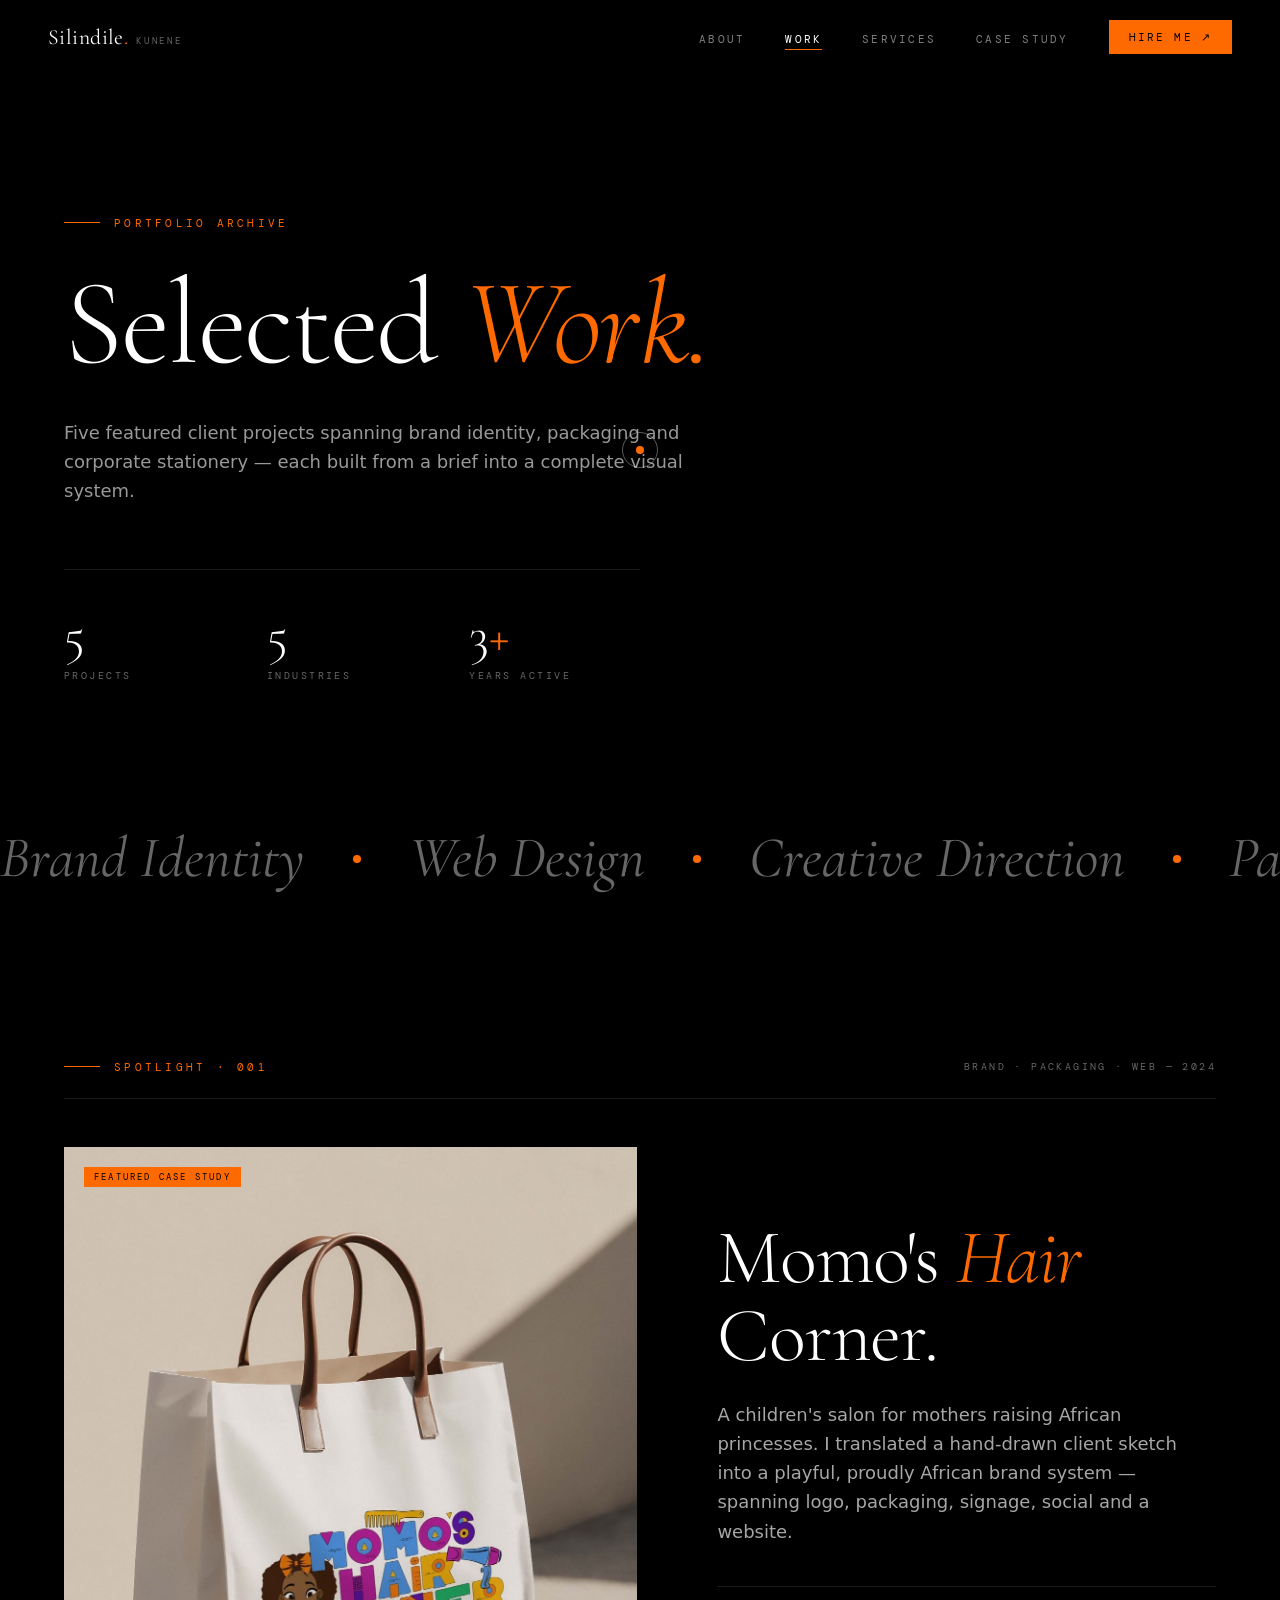
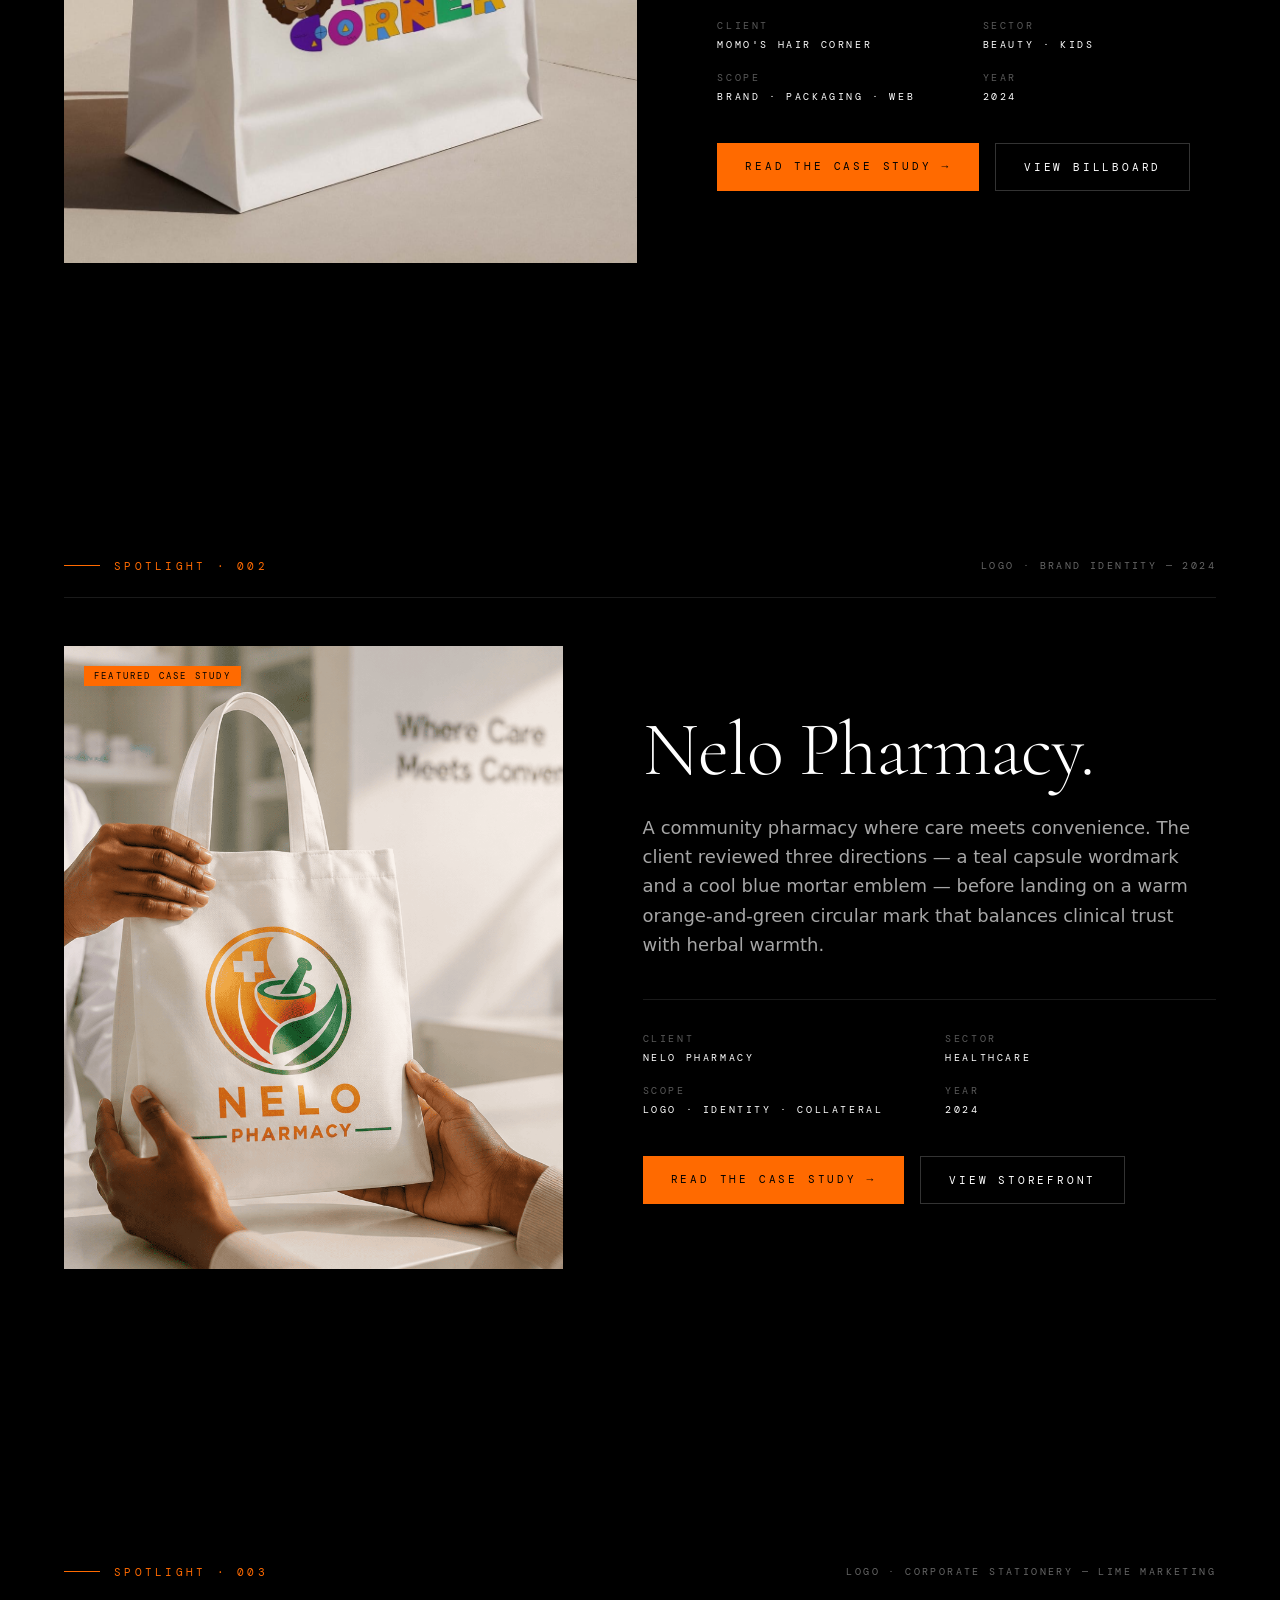
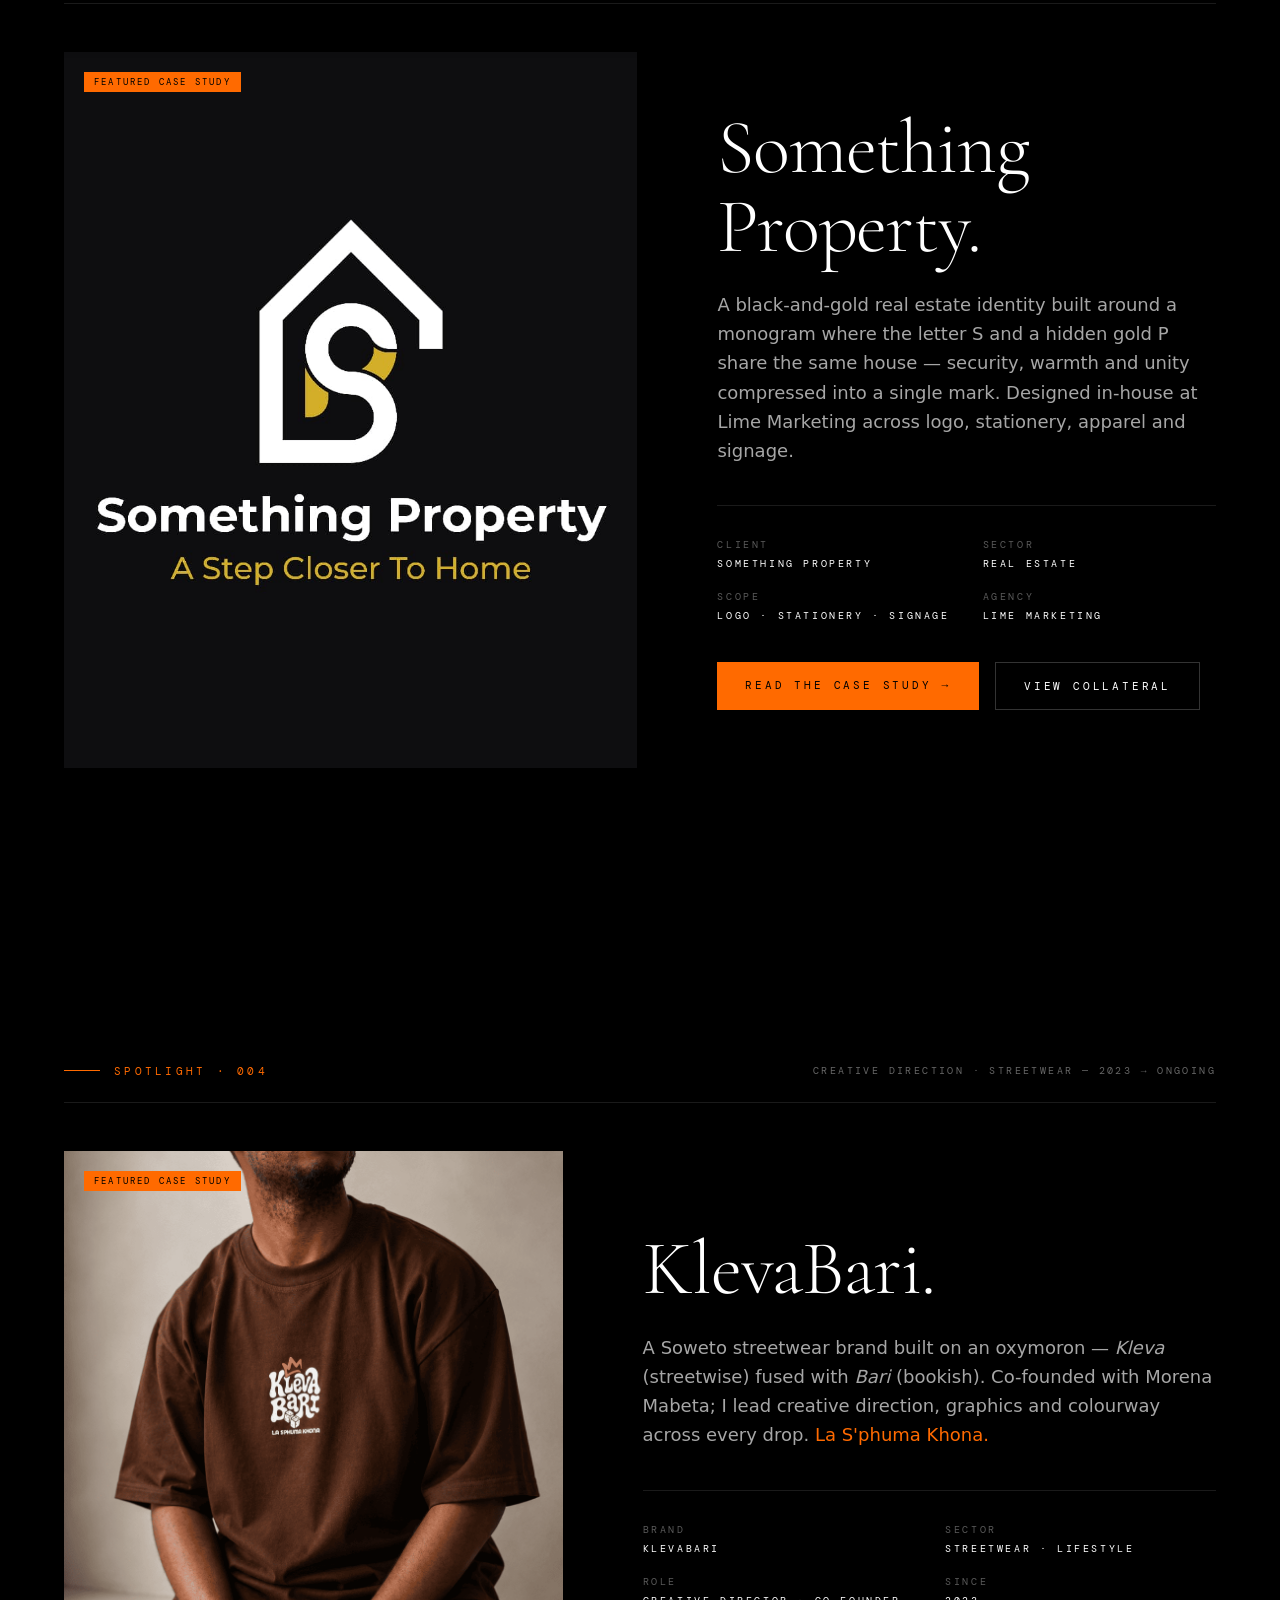
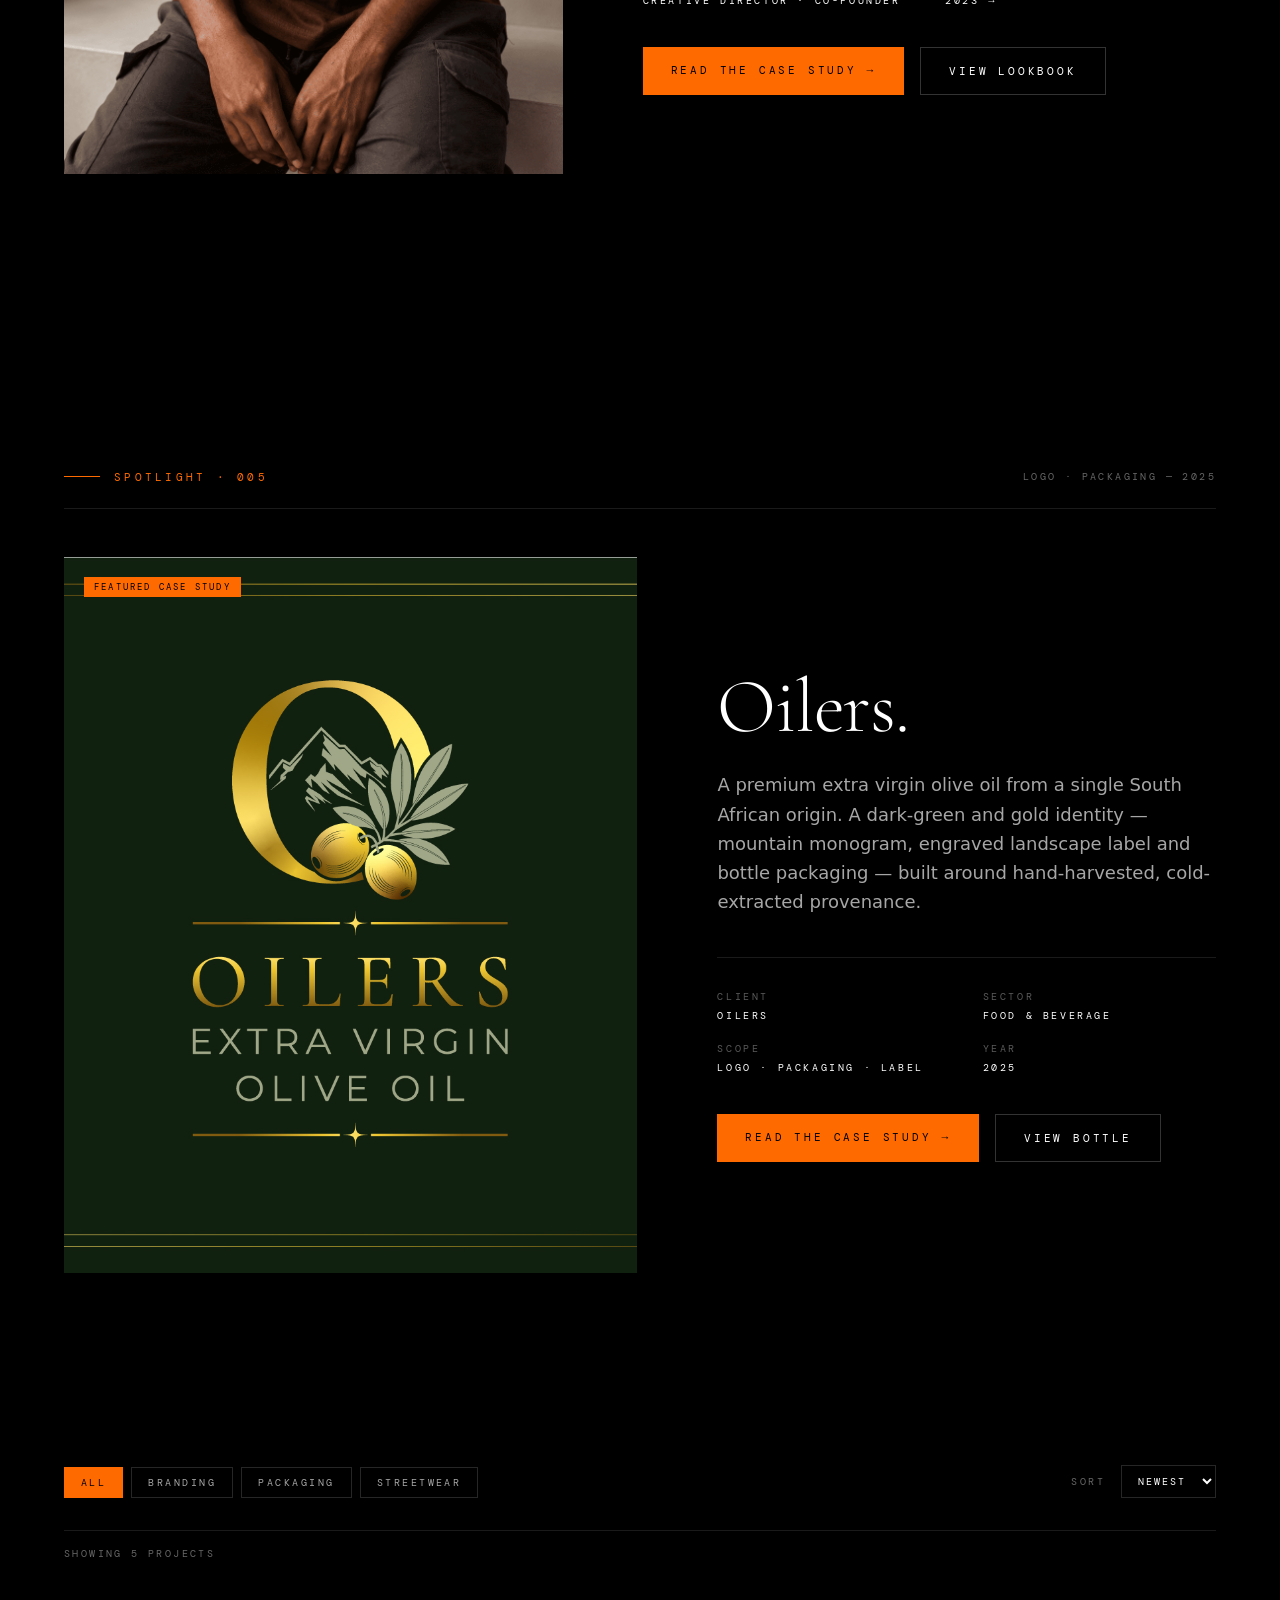
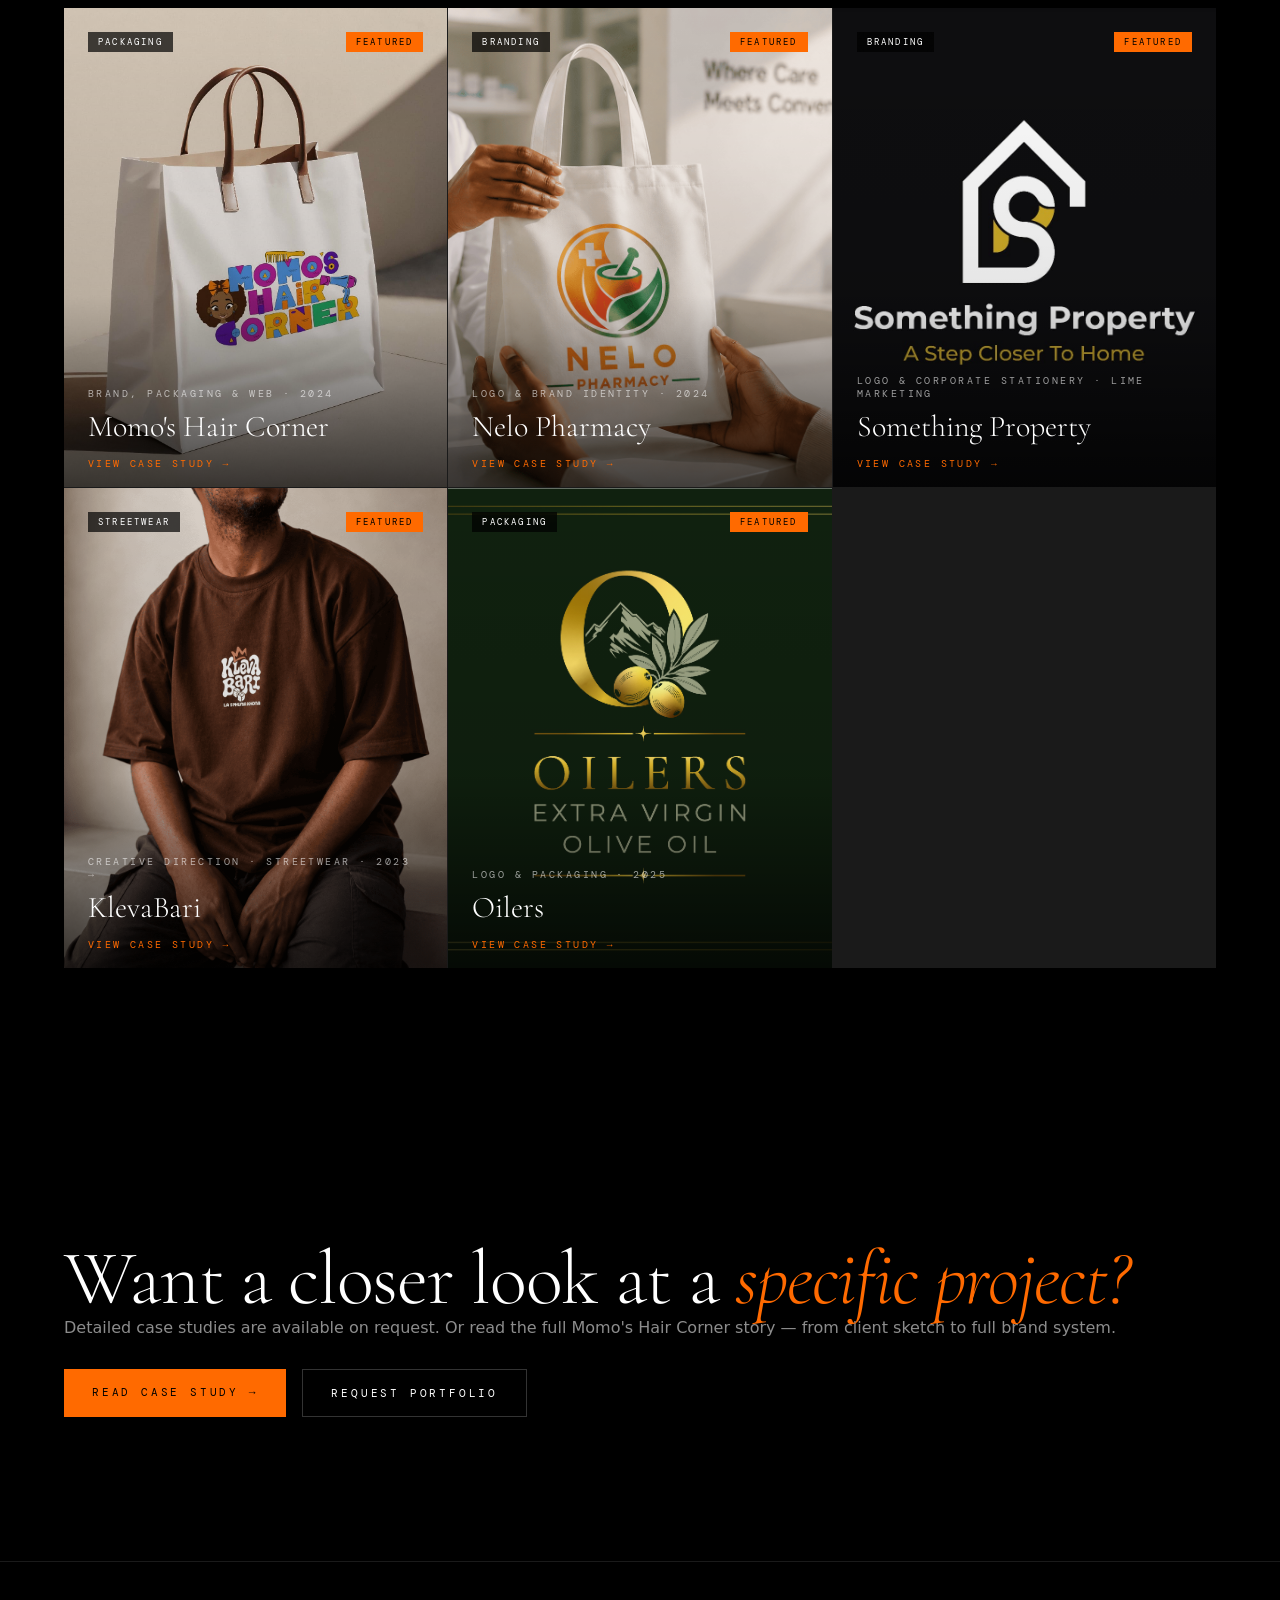
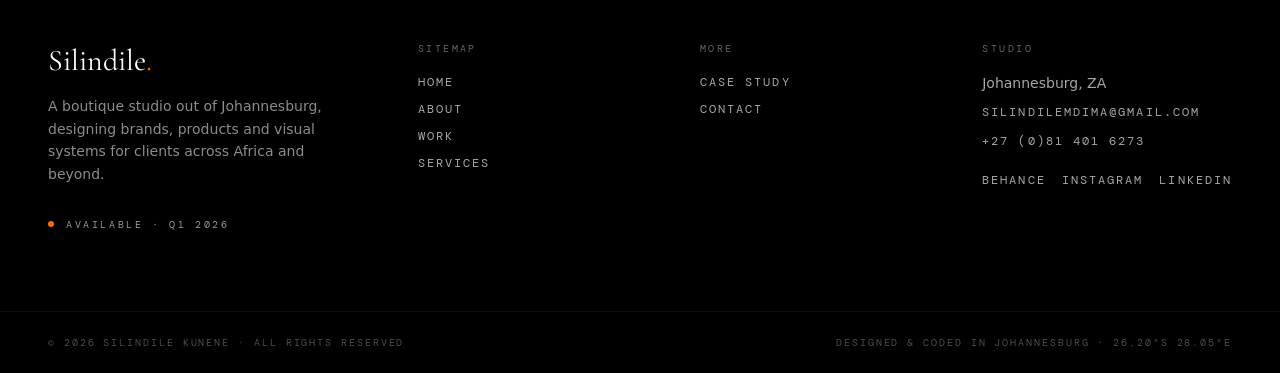
<file: work.html>
<!DOCTYPE html>
<html lang="en">
<head>
<meta charset="utf-8">
<meta name="viewport" content="width=device-width, initial-scale=1">
<title>Selected Work — Silindile Kunene · Portfolio Archive</title>
<meta name="description" content="Five featured brand identity projects — Momo's Hair Corner, Nelo Pharmacy, Something Property, KlevaBari and Oilers Extra Virgin Olive Oil.">
<meta property="og:title" content="Selected Work — Silindile Kunene">
<meta property="og:description" content="Five featured brand identity projects — Momo's Hair Corner, Nelo Pharmacy, Something Property, KlevaBari and Oilers Extra Virgin Olive Oil.">
<meta property="og:type" content="website">
<meta property="og:image" content="https://silindilemdima.github.io/silindilekunenedigitalportfolio/assets/images/momos-hair-corner-shopping-bag.jpg">
<meta name="twitter:card" content="summary_large_image">
<meta name="twitter:image" content="https://silindilemdima.github.io/silindilekunenedigitalportfolio/assets/images/momos-hair-corner-shopping-bag.jpg">
<link rel="icon" href="favicon.ico" type="image/x-icon">
<link rel="preconnect" href="https://fonts.googleapis.com">
<link rel="preconnect" href="https://fonts.gstatic.com" crossorigin>
<link href="https://fonts.googleapis.com/css2?family=Cormorant+Garamond:ital,wght@0,300;0,400;0,500;1,300;1,400&family=DM+Mono:wght@400;500&display=swap" rel="stylesheet">
<link href="https://api.fontshare.com/v2/css?f[]=cabinet-grotesk@400,500,700&display=swap" rel="stylesheet">
<style>
/* ============================================================
   Design tokens — mirror of the site stylesheet
   ============================================================ */
:root{
  --ink:#000;
  --paper:#0a0a0a;
  --surface:#111;
  --gold:#ff6a00;
  --gold-light:#ff8c3a;
  --ash:#888;
  --mist:#555;
  --bone:#fff;
  --ease-editorial:cubic-bezier(0.76,0,0.24,1);
  --ease-out:cubic-bezier(0.16,1,0.3,1);
  --font-sans:"Cabinet Grotesk","Inter",system-ui,sans-serif;
  --font-mono:"DM Mono","JetBrains Mono",ui-monospace,monospace;
  --font-display:"Cormorant Garamond","Times New Roman",serif;
}
*,*::before,*::after{box-sizing:border-box;margin:0;padding:0}
html{scroll-behavior:smooth}
body{
  background:var(--ink);
  color:var(--bone);
  font-family:var(--font-sans);
  -webkit-font-smoothing:antialiased;
  min-height:100vh;
}
img{display:block;max-width:100%}
a{color:inherit;text-decoration:none}
ul{list-style:none}
button{font:inherit;color:inherit;background:none;border:0;cursor:pointer}
select{font:inherit;color:inherit}
main{min-height:100vh}

/* ============================================================
   Typography helpers
   ============================================================ */
.serif-display{
  font-family:var(--font-display);
  letter-spacing:-0.015em;
  font-weight:300;
  line-height:1.02;
}
.eyebrow{
  font-family:var(--font-mono);
  letter-spacing:0.3em;
  text-transform:uppercase;
  color:var(--gold);
  align-items:center;
  gap:14px;
  font-size:0.68rem;
  display:inline-flex;
}
.eyebrow-rule::before{
  content:"";
  background:currentColor;
  width:36px;
  height:1px;
  display:block;
}
.mono-label{
  font-family:var(--font-mono);
  letter-spacing:0.25em;
  text-transform:uppercase;
  font-size:0.62rem;
}
.live-dot{
  background:var(--gold);
  border-radius:50%;
  width:6px;
  height:6px;
  animation:1.8s ease-in-out infinite pulse-dot;
  display:inline-block;
}
@keyframes pulse-dot{
  0%,100%{opacity:1;transform:scale(1)}
  50%{opacity:.5;transform:scale(1.3)}
}
.editorial-link{display:inline-block;position:relative}
.editorial-link::after{
  content:"";
  transform-origin:100%;
  height:1px;
  transition:transform .5s var(--ease-editorial);
  background:currentColor;
  position:absolute;
  bottom:-2px;left:0;right:0;
  transform:scaleX(0);
}
.editorial-link:hover::after{transform-origin:0;transform:scaleX(1)}
.gold{color:var(--gold)}

/* ============================================================
   Reveal-on-scroll states (JS adds .shown)
   ============================================================ */
.reveal{
  opacity:0;
  transform:translateY(36px);
  transition:opacity .8s var(--ease-out),transform .8s var(--ease-out);
}
.reveal.shown{opacity:1;transform:none}
.rw{
  display:inline-block;
  will-change:transform;
  opacity:0;
  filter:blur(8px);
  transform:translateY(0.5em);
  transition:opacity .8s var(--ease-out),transform .8s var(--ease-out),filter .8s var(--ease-out);
}
.rw.gold-word{color:var(--gold);font-style:italic}
.shown .rw,.rw.shown{opacity:1;filter:blur(0);transform:none}

/* ============================================================
   Nav
   ============================================================ */
.nav{
  position:fixed;inset-inline:0;top:0;z-index:50;
  display:flex;align-items:center;justify-content:space-between;
  background:transparent;
  padding:1.25rem 1.5rem;
  transition:all .5s;
}
.nav-logo{display:flex;align-items:baseline;gap:0.5rem;color:var(--bone)}
.nav-logo .name{font-family:var(--font-display);font-size:1.35rem;letter-spacing:.02em}
.nav-logo .surname{
  display:none;font-family:var(--font-mono);font-size:.55rem;
  text-transform:uppercase;letter-spacing:.3em;color:rgba(255,255,255,.4);
}
.nav-links{display:none;align-items:center;gap:2.5rem}
.nav-link{
  position:relative;
  font-family:var(--font-mono);font-size:.7rem;
  text-transform:uppercase;letter-spacing:.2em;
  color:rgba(255,255,255,.5);
  transition:color .3s;
}
.nav-link:hover{color:var(--bone)}
.nav-link .rule{
  position:absolute;bottom:-4px;left:0;height:1px;width:0;
  background:var(--gold);transition:all .5s;
}
.nav-link:hover .rule{width:100%}
.nav-link.active{color:var(--bone)}
.nav-link.active .rule{width:100%}
.nav-cta{
  display:inline-flex;align-items:center;gap:0.5rem;
  background:var(--gold);color:var(--ink);
  padding:.625rem 1.25rem;
  font-family:var(--font-mono);font-size:.68rem;
  text-transform:uppercase;letter-spacing:.2em;
  transition:background .3s;
}
.nav-cta:hover{background:var(--bone)}
.nav-cta .arrow{transition:transform .3s}
.nav-cta:hover .arrow{transform:translateX(2px)}
.nav-toggle{
  position:relative;z-index:50;
  display:flex;flex-direction:column;align-items:center;justify-content:center;gap:5px;
  width:2.5rem;height:2.5rem;
}
.nav-toggle span{
  display:block;width:1.75rem;height:1.5px;background:var(--bone);
  transition:transform .3s,opacity .3s;
}
.nav-open .nav-toggle span:nth-child(1){transform:translateY(6.5px) rotate(45deg)}
.nav-open .nav-toggle span:nth-child(2){opacity:0}
.nav-open .nav-toggle span:nth-child(3){transform:translateY(-6.5px) rotate(-45deg)}
.mobile-menu{
  position:fixed;inset:0;z-index:40;
  display:flex;flex-direction:column;align-items:center;justify-content:center;gap:2.5rem;
  background:var(--ink);
  opacity:0;pointer-events:none;
  transition:opacity .5s;
}
.nav-open .mobile-menu{opacity:1;pointer-events:auto}
.mobile-menu a{
  font-family:var(--font-display);font-size:2.25rem;font-weight:300;
  letter-spacing:-0.02em;color:var(--bone);transition:color .3s;
}
.mobile-menu a:hover,.mobile-menu a.active{color:var(--gold)}
.mobile-menu .city{
  position:absolute;bottom:3rem;
  font-family:var(--font-mono);font-size:.6rem;
  text-transform:uppercase;letter-spacing:.3em;color:rgba(255,255,255,.3);
}

/* ============================================================
   Hero
   ============================================================ */
.hero{position:relative;background:var(--ink);padding:10rem 1.5rem 6rem}
.hero-inner{max-width:1400px;margin-inline:auto}
.hero-title{margin-top:2rem;font-size:clamp(3.5rem,9.5vw,9.5rem)}
.hero-copy{margin-top:2rem;max-width:42rem;font-size:1.125rem;line-height:1.625;color:rgba(255,255,255,.6)}
.hero-stats{
  margin-top:4rem;
  display:grid;grid-template-columns:repeat(3,1fr);gap:2rem;
  border-top:1px solid rgba(255,255,255,.1);padding-top:2.5rem;
  max-width:36rem;
}
.hero-stat .value{
  font-family:var(--font-display);font-weight:300;
  font-size:clamp(2.4rem,4vw,3.5rem);line-height:1;
}
.hero-stat .value .suffix{color:var(--gold)}
.hero-stat .mono-label{margin-top:.5rem;color:rgba(255,255,255,.4)}

/* ============================================================
   Marquee
   ============================================================ */
.marquee{overflow:hidden;background:transparent;color:var(--bone)}
.marquee-track{
  white-space:nowrap;will-change:transform;
  animation:marquee 18s linear infinite;
  display:inline-flex;
  padding-block:1.25rem;
}
@keyframes marquee{0%{transform:translateX(0)}to{transform:translateX(-50%)}}
.marquee-group{display:flex;flex-shrink:0;align-items:center;gap:3rem;padding-right:3rem}
.marquee-item{
  display:flex;align-items:center;gap:3rem;
  font-family:var(--font-display);
  font-size:clamp(2rem,4.5vw,4.5rem);
  line-height:1;font-style:italic;
}
.marquee-item .word{color:rgba(255,255,255,.4)}
.marquee-item .dot{display:inline-block;width:.5rem;height:.5rem;border-radius:999px;background:var(--gold)}

/* ============================================================
   Spotlight sections
   ============================================================ */
.spotlight{background:var(--ink);padding:6rem 1.5rem}
.spotlight-inner{max-width:1400px;margin-inline:auto}
.spotlight-head{
  display:flex;align-items:flex-end;justify-content:space-between;gap:1.5rem;
  border-bottom:1px solid rgba(255,255,255,.1);padding-bottom:1.5rem;
}
.spotlight-tagline{
  font-family:var(--font-mono);font-size:.6rem;
  text-transform:uppercase;letter-spacing:.25em;color:rgba(255,255,255,.4);
}
.spotlight-grid{
  margin-top:3rem;
  display:grid;align-items:center;gap:3rem;
  grid-template-columns:1fr;
}
.spotlight-media{
  position:relative;display:block;aspect-ratio:4/5;overflow:hidden;
  background:var(--paper);
}
.spotlight-media img{
  position:absolute;inset:0;width:100%;height:100%;object-fit:cover;
  transition:opacity .7s ease-out,transform .7s ease-out;
}
.spotlight-media img.alt{opacity:0}
.spotlight-media:hover img.primary{opacity:0}
.spotlight-media:hover img.alt{opacity:1}
.media-badge{
  position:absolute;left:1.25rem;top:1.25rem;
  background:var(--gold);color:var(--ink);
  padding:.25rem .625rem;
  font-family:var(--font-mono);font-size:.55rem;
  text-transform:uppercase;letter-spacing:.25em;
}
.media-hint{
  position:absolute;right:1.25rem;bottom:1.25rem;
  background:rgba(0,0,0,.8);color:var(--bone);
  padding:.375rem .75rem;
  font-family:var(--font-mono);font-size:.55rem;
  text-transform:uppercase;letter-spacing:.25em;
  backdrop-filter:blur(4px);
  opacity:0;transition:opacity .3s;
}
.spotlight-media:hover .media-hint{opacity:1}
.spotlight-title{font-size:clamp(2.5rem,6vw,5.5rem)}
.spotlight-desc{margin-top:1.5rem;max-width:36rem;font-size:1.125rem;line-height:1.625;color:rgba(255,255,255,.65)}
.spotlight-desc em{font-style:italic}
.spotlight-desc .gold{color:var(--gold)}
.meta-list{
  margin-top:2.5rem;
  display:grid;grid-template-columns:1fr 1fr;
  column-gap:2rem;row-gap:1.25rem;
  border-top:1px solid rgba(255,255,255,.1);padding-top:2rem;
  font-family:var(--font-mono);font-size:.65rem;
  text-transform:uppercase;letter-spacing:.25em;color:rgba(255,255,255,.55);
}
.meta-list .k{display:block;color:rgba(255,255,255,.35)}
.meta-list .v{display:block;margin-top:.375rem;color:var(--bone)}
.spotlight-actions{margin-top:2.5rem;display:flex;flex-wrap:wrap;gap:1rem}
.btn-gold{
  background:var(--gold);color:var(--ink);
  padding:1rem 1.75rem;
  font-family:var(--font-mono);font-size:.7rem;
  text-transform:uppercase;letter-spacing:.25em;
  transition:background .3s;
}
.btn-gold:hover{background:var(--bone)}
.btn-ghost{
  border:1px solid rgba(255,255,255,.2);color:var(--bone);
  padding:1rem 1.75rem;
  font-family:var(--font-mono);font-size:.7rem;
  text-transform:uppercase;letter-spacing:.25em;
  transition:border-color .3s,color .3s;
}
.btn-ghost:hover{border-color:var(--gold);color:var(--gold)}

/* ============================================================
   Filter bar + grid
   ============================================================ */
.filterbar{background:var(--ink);padding:3rem 1.5rem}
.filterbar-inner{
  max-width:1400px;margin-inline:auto;
  display:flex;flex-wrap:wrap;align-items:flex-end;justify-content:space-between;gap:1.5rem;
  border-bottom:1px solid rgba(255,255,255,.1);padding-bottom:2rem;
}
.filter-buttons{display:flex;flex-wrap:wrap;gap:.5rem}
.filter-btn{
  border:1px solid rgba(255,255,255,.15);color:rgba(255,255,255,.65);
  padding:.5rem 1rem;
  font-family:var(--font-mono);font-size:.62rem;
  text-transform:uppercase;letter-spacing:.25em;
  transition:all .3s;
}
.filter-btn:hover{border-color:var(--gold);color:var(--bone)}
.filter-btn.active{border-color:var(--gold);background:var(--gold);color:var(--ink)}
.sort-wrap{display:flex;align-items:center;gap:1rem}
.sort-wrap .mono-label{color:rgba(255,255,255,.4)}
.sort-select{
  border:1px solid rgba(255,255,255,.15);background:var(--ink);color:var(--bone);
  padding:.5rem .75rem;
  font-family:var(--font-mono);font-size:.65rem;
  text-transform:uppercase;letter-spacing:.2em;
}
.sort-select:focus{border-color:var(--gold);outline:none}
.showing{
  max-width:1400px;margin:1rem auto 0;
  font-family:var(--font-mono);font-size:.6rem;
  text-transform:uppercase;letter-spacing:.25em;color:rgba(255,255,255,.4);
}
.grid-section{background:var(--ink);padding:0 1.5rem 8rem}
.work-grid{
  max-width:1400px;margin-inline:auto;
  display:grid;gap:1px;background:rgba(255,255,255,.1);
}
.card{
  position:relative;aspect-ratio:4/5;overflow:hidden;
  display:flex;flex-direction:column;justify-content:space-between;
  padding:1.5rem;background:var(--paper);
}
.card-media{position:absolute;inset:0;overflow:hidden}
.card-media img{
  position:absolute;inset:0;width:100%;height:100%;object-fit:cover;
  transition:all .7s ease-out;
}
.card-media img.alt{opacity:0}
.card:hover .card-media img.primary{opacity:0;transform:scale(1.05)}
.card:hover .card-media img.alt{opacity:1;transform:scale(1.05)}
.card-media::after{
  content:"";position:absolute;inset:0;
  background:linear-gradient(to top,rgba(0,0,0,.7),rgba(0,0,0,.1) 40%,transparent);
}
.card-top{
  position:relative;z-index:10;
  display:flex;align-items:flex-start;justify-content:space-between;
}
.card-tag{
  background:rgba(0,0,0,.7);color:var(--bone);
  padding:.25rem .625rem;
  font-family:var(--font-mono);font-size:.55rem;
  text-transform:uppercase;letter-spacing:.25em;
  backdrop-filter:blur(4px);
}
.card-featured{
  background:var(--gold);color:var(--ink);
  padding:.25rem .625rem;
  font-family:var(--font-mono);font-size:.55rem;
  text-transform:uppercase;letter-spacing:.25em;
}
.card-bottom{
  position:relative;z-index:10;
  transform:translateY(0.5rem);transition:transform .5s;
}
.card:hover .card-bottom{transform:translateY(0)}
.card-bottom .mono-label{color:rgba(255,255,255,.6)}
.card-bottom h3{font-family:var(--font-display);font-weight:300;margin-top:.5rem;font-size:1.875rem;color:var(--bone)}
.card-link{
  display:inline-block;margin-top:.75rem;
  font-family:var(--font-mono);font-size:.6rem;
  text-transform:uppercase;letter-spacing:.25em;color:var(--gold);
}
.card.hidden{display:none}

/* ============================================================
   Closing CTA
   ============================================================ */
.cta{background:var(--ink);padding:6rem 1.5rem}
.cta-inner{max-width:1400px;margin-inline:auto}
.cta-title{font-size:clamp(2.5rem,6vw,5.5rem)}
.cta p{color:rgba(255,255,255,.55)}
.cta-actions{margin-top:2rem;display:flex;flex-wrap:wrap;gap:1rem}

/* ============================================================
   Footer
   ============================================================ */
.footer{border-top:1px solid rgba(255,255,255,.1);background:var(--ink)}
.footer-grid{
  max-width:1400px;margin-inline:auto;
  display:grid;gap:4rem;padding:5rem 1.5rem;
}
.footer-brand .logo{font-family:var(--font-display);font-size:1.875rem;color:var(--bone)}
.footer-brand .logo .gold{color:var(--gold)}
.footer-brand p{margin-top:1rem;max-width:24rem;font-size:.875rem;line-height:1.625;color:rgba(255,255,255,.55)}
.footer-availability{
  margin-top:2rem;display:inline-flex;align-items:center;gap:.75rem;
  font-family:var(--font-mono);font-size:.65rem;
  text-transform:uppercase;letter-spacing:.25em;color:rgba(255,255,255,.6);
}
.footer-col .mono-label{color:rgba(255,255,255,.4)}
.footer-col ul{margin-top:1.25rem}
.footer-col li{margin-top:.75rem}
.footer-col li:first-child{margin-top:0}
.footer-col a,.footer-col li{
  font-family:var(--font-mono);font-size:.72rem;
  text-transform:uppercase;letter-spacing:.18em;color:rgba(255,255,255,.65);
}
.footer-col a:hover{color:var(--bone)}
.footer-col.studio ul li{font-family:var(--font-sans);font-size:.875rem;letter-spacing:normal;text-transform:none}
.footer-social{
  margin-top:1.5rem;display:flex;gap:1rem;
  font-family:var(--font-mono);font-size:.65rem;
  text-transform:uppercase;letter-spacing:.2em;color:rgba(255,255,255,.45);
}
.footer-legal{
  display:flex;flex-direction:column;align-items:flex-start;justify-content:space-between;gap:.75rem;
  border-top:1px solid rgba(255,255,255,.05);
  padding:1.5rem;
  font-family:var(--font-mono);font-size:.6rem;
  text-transform:uppercase;letter-spacing:.2em;color:rgba(255,255,255,.3);
}

/* ============================================================
   Custom cursor (fine pointers only)
   ============================================================ */
.cursor-on,.cursor-on *{cursor:none!important}
@media (max-width:1023px),(pointer:coarse){
  .cursor-on,.cursor-on *{cursor:auto!important}
}
.cursor-dot,.cursor-ring{
  position:fixed;top:0;left:0;pointer-events:none;z-index:9999;
  transition:width .3s var(--ease-editorial),height .3s var(--ease-editorial),background-color .3s,border-color .3s;
}
.cursor-dot{
  width:8px;height:8px;background:var(--gold);border-radius:999px;mix-blend-mode:difference;
}
.cursor-ring{width:36px;height:36px;border:1px solid rgba(255,255,255,.35);border-radius:999px}
body.cursor-hover .cursor-dot{width:56px;height:56px;background:rgba(255,106,0,.15)}
body.cursor-hover .cursor-ring{width:56px;height:56px;border-color:var(--gold)}

/* ============================================================
   Responsive — tablet & up
   ============================================================ */
@media (min-width:768px){
  .nav{padding:1.25rem 3rem}
  .nav-logo .surname{display:inline}
  .nav-links{display:flex}
  .nav-toggle{display:none}
  .mobile-menu{display:none}
  .hero{padding:13rem 4rem 8rem}
  .spotlight{padding:9rem 4rem}
  .spotlight-grid{grid-template-columns:1.15fr 1fr;gap:5rem}
  .spotlight-grid.flip{grid-template-columns:1fr 1.15fr}
  .spotlight-grid.flip .spotlight-media{order:2}
  .spotlight-grid.flip .spotlight-text{order:1}
  .filterbar{padding:3rem 4rem}
  .filterbar-inner{padding-bottom:2rem}
  .grid-section{padding:0 4rem 8rem}
  .work-grid{grid-template-columns:repeat(2,1fr)}
  .cta{padding:9rem 4rem}
  .footer-grid{grid-template-columns:1.4fr 1fr 1fr 1fr;padding:5rem 3rem;gap:4rem}
  .footer-legal{flex-direction:row;align-items:center;padding:1.5rem 3rem}
}
@media (min-width:1024px){
  .work-grid{grid-template-columns:repeat(3,1fr)}
}
</style>
</head>
<body>

<!-- ============ Custom cursor ============ -->
<div class="cursor-dot" aria-hidden="true" style="opacity:0"></div>
<div class="cursor-ring" aria-hidden="true" style="opacity:0"></div>

<!-- ============ Nav ============ -->
<nav class="nav">
  <a href="index.html" class="nav-logo">
    <span class="name">Silindile<span class="gold">.</span></span>
    <span class="surname">Kunene</span>
  </a>
  <ul class="nav-links">
    <li><a href="about.html" class="nav-link">About<span class="rule"></span></a></li>
    <li><a href="work.html" class="nav-link active" aria-current="page">Work<span class="rule"></span></a></li>
    <li><a href="services.html" class="nav-link">Services<span class="rule"></span></a></li>
    <li><a href="case-study.html" class="nav-link">Case Study<span class="rule"></span></a></li>
    <li>
      <a href="contact.html" class="nav-cta">Hire Me<span class="arrow">↗</span></a>
    </li>
  </ul>
  <button class="nav-toggle" aria-label="Toggle navigation" aria-expanded="false">
    <span></span><span></span><span></span>
  </button>
</nav>

<div class="mobile-menu">
  <a href="index.html">Home</a>
  <a href="about.html">About</a>
  <a href="work.html" class="active" aria-current="page">Work</a>
  <a href="services.html">Services</a>
  <a href="case-study.html">Case Study</a>
  <a href="contact.html">Contact</a>
  <div class="city">Johannesburg · ZA</div>
</div>

<main>
  <!-- ============ Hero ============ -->
  <section class="hero">
    <div class="hero-inner">
      <div class="reveal"><span class="eyebrow eyebrow-rule">Portfolio archive</span></div>
      <h1 class="serif-display hero-title reveal-words">
        <span class="rw">Selected&nbsp;</span><span class="rw gold-word">Work.</span>
      </h1>
      <div class="reveal">
        <p class="hero-copy">
          Five featured client projects spanning brand identity, packaging and
          corporate stationery — each built from a brief into a complete visual
          system.
        </p>
      </div>
      <div class="reveal">
        <div class="hero-stats">
          <div class="hero-stat">
            <div class="value">5<span class="suffix"></span></div>
            <div class="mono-label">Projects</div>
          </div>
          <div class="hero-stat">
            <div class="value">5<span class="suffix"></span></div>
            <div class="mono-label">Industries</div>
          </div>
          <div class="hero-stat">
            <div class="value">3<span class="suffix">+</span></div>
            <div class="mono-label">Years active</div>
          </div>
        </div>
      </div>
    </div>
  </section>

  <!-- ============ Marquee ============ -->
  <div class="marquee" aria-hidden="true">
    <div class="marquee-track">
      <div class="marquee-group">
        <span class="marquee-item"><span class="word">Brand Identity</span><span class="dot"></span></span>
        <span class="marquee-item"><span class="word">Web Design</span><span class="dot"></span></span>
        <span class="marquee-item"><span class="word">Creative Direction</span><span class="dot"></span></span>
        <span class="marquee-item"><span class="word">Packaging</span><span class="dot"></span></span>
        <span class="marquee-item"><span class="word">Motion Design</span><span class="dot"></span></span>
        <span class="marquee-item"><span class="word">Digital Campaigns</span><span class="dot"></span></span>
      </div>
      <div class="marquee-group">
        <span class="marquee-item"><span class="word">Brand Identity</span><span class="dot"></span></span>
        <span class="marquee-item"><span class="word">Web Design</span><span class="dot"></span></span>
        <span class="marquee-item"><span class="word">Creative Direction</span><span class="dot"></span></span>
        <span class="marquee-item"><span class="word">Packaging</span><span class="dot"></span></span>
        <span class="marquee-item"><span class="word">Motion Design</span><span class="dot"></span></span>
        <span class="marquee-item"><span class="word">Digital Campaigns</span><span class="dot"></span></span>
      </div>
    </div>
  </div>

  <!-- ============ Spotlight 001 · Momo's Hair Corner ============ -->
  <section class="spotlight">
    <div class="spotlight-inner">
      <div class="spotlight-head">
        <div class="reveal"><span class="eyebrow eyebrow-rule">Spotlight · 001</span></div>
        <div class="reveal"><span class="spotlight-tagline">Brand · Packaging · Web — 2024</span></div>
      </div>
      <div class="spotlight-grid">
        <div class="reveal">
          <a class="spotlight-media" href="case-study.html" aria-label="Open Momo's Hair Corner case study">
            <img class="primary" src="assets/images/momos-hair-corner-shopping-bag.jpg" alt="Momo's Hair Corner shopping bag — front" loading="lazy">
            <img class="alt" src="assets/images/momos-hair-corner-shopping-bag-2.jpg" alt="Momo's Hair Corner shopping bag — alternate angle" loading="lazy">
            <span class="media-badge">Featured case study</span>
            <span class="media-hint">Hover to peek →</span>
          </a>
        </div>
        <div class="spotlight-text">
          <h2 class="serif-display spotlight-title reveal-words">
            <span class="rw">Momo's&nbsp;</span><span class="rw gold-word">Hair&nbsp;</span><span class="rw">Corner.</span>
          </h2>
          <div class="reveal">
            <p class="spotlight-desc">
              A children's salon for mothers raising African princesses. I translated a
              hand-drawn client sketch into a playful, proudly African brand system —
              spanning logo, packaging, signage, social and a website.
            </p>
          </div>
          <div class="reveal">
            <ul class="meta-list">
              <li><span class="k">Client</span><span class="v">Momo's Hair Corner</span></li>
              <li><span class="k">Sector</span><span class="v">Beauty · Kids</span></li>
              <li><span class="k">Scope</span><span class="v">Brand · Packaging · Web</span></li>
              <li><span class="k">Year</span><span class="v">2024</span></li>
            </ul>
          </div>
          <div class="reveal">
            <div class="spotlight-actions">
              <a href="case-study.html" class="btn-gold">Read the case study →</a>
              <a href="assets/images/momos-hair-corner-sky-billboard.jpg" target="_blank" rel="noreferrer" class="btn-ghost">View billboard</a>
            </div>
          </div>
        </div>
      </div>
    </div>
  </section>

  <!-- ============ Spotlight 002 · Nelo Pharmacy ============ -->
  <section class="spotlight">
    <div class="spotlight-inner">
      <div class="spotlight-head">
        <div class="reveal"><span class="eyebrow eyebrow-rule">Spotlight · 002</span></div>
        <div class="reveal"><span class="spotlight-tagline">Logo · Brand Identity — 2024</span></div>
      </div>
      <div class="spotlight-grid flip">
        <div class="reveal">
          <a class="spotlight-media" href="case-study-nelo.html" aria-label="Open Nelo Pharmacy case study">
            <img class="primary" src="assets/images/nelo-pharmacy-handover-tote.png" alt="Nelo Pharmacy branded tote bag handed over the pharmacy counter" loading="lazy">
            <img class="alt" src="assets/images/nelo-pharmacy-tote-kitchen.png" alt="Nelo Pharmacy canvas tote with bread and fresh herbs in a kitchen" loading="lazy">
            <span class="media-badge">Featured case study</span>
            <span class="media-hint">Hover to peek →</span>
          </a>
        </div>
        <div class="spotlight-text">
          <h2 class="serif-display spotlight-title reveal-words">
            <span class="rw">Nelo&nbsp;</span><span class="rw">Pharmacy.</span>
          </h2>
          <div class="reveal">
            <p class="spotlight-desc">
              A community pharmacy where care meets convenience. The client reviewed three
              directions — a teal capsule wordmark and a cool blue mortar emblem — before
              landing on a warm orange-and-green circular mark that balances clinical trust
              with herbal warmth.
            </p>
          </div>
          <div class="reveal">
            <ul class="meta-list">
              <li><span class="k">Client</span><span class="v">Nelo Pharmacy</span></li>
              <li><span class="k">Sector</span><span class="v">Healthcare</span></li>
              <li><span class="k">Scope</span><span class="v">Logo · Identity · Collateral</span></li>
              <li><span class="k">Year</span><span class="v">2024</span></li>
            </ul>
          </div>
          <div class="reveal">
            <div class="spotlight-actions">
              <a href="case-study-nelo.html" class="btn-gold">Read the case study →</a>
              <a href="assets/images/nelo-pharmacy-storefront.jpg" target="_blank" rel="noreferrer" class="btn-ghost">View storefront</a>
            </div>
          </div>
        </div>
      </div>
    </div>
  </section>

  <!-- ============ Spotlight 003 · Something Property ============ -->
  <section class="spotlight">
    <div class="spotlight-inner">
      <div class="spotlight-head">
        <div class="reveal"><span class="eyebrow eyebrow-rule">Spotlight · 003</span></div>
        <div class="reveal"><span class="spotlight-tagline">Logo · Corporate Stationery — Lime Marketing</span></div>
      </div>
      <div class="spotlight-grid">
        <div class="reveal">
          <a class="spotlight-media" href="case-study-something.html" aria-label="Open Something Property case study">
            <img class="primary" src="assets/images/something-property-01.jpg" alt="Something Property primary logo — house silhouette with S and gold P inside" loading="lazy">
            <img class="alt" src="assets/images/something-property-07.png" alt="Something Property collateral collage" loading="lazy">
            <span class="media-badge">Featured case study</span>
            <span class="media-hint">Hover to peek →</span>
          </a>
        </div>
        <div class="spotlight-text">
          <h2 class="serif-display spotlight-title reveal-words">
            <span class="rw">Something&nbsp;</span><span class="rw">Property.</span>
          </h2>
          <div class="reveal">
            <p class="spotlight-desc">
              A black-and-gold real estate identity built around a monogram where the letter
              S and a hidden gold P share the same house — security, warmth and unity
              compressed into a single mark. Designed in-house at Lime Marketing across
              logo, stationery, apparel and signage.
            </p>
          </div>
          <div class="reveal">
            <ul class="meta-list">
              <li><span class="k">Client</span><span class="v">Something Property</span></li>
              <li><span class="k">Sector</span><span class="v">Real Estate</span></li>
              <li><span class="k">Scope</span><span class="v">Logo · Stationery · Signage</span></li>
              <li><span class="k">Agency</span><span class="v">Lime Marketing</span></li>
            </ul>
          </div>
          <div class="reveal">
            <div class="spotlight-actions">
              <a href="case-study-something.html" class="btn-gold">Read the case study →</a>
              <a href="assets/images/something-property-07.png" target="_blank" rel="noreferrer" class="btn-ghost">View collateral</a>
            </div>
          </div>
        </div>
      </div>
    </div>
  </section>

  <!-- ============ Spotlight 004 · KlevaBari ============ -->
  <section class="spotlight">
    <div class="spotlight-inner">
      <div class="spotlight-head">
        <div class="reveal"><span class="eyebrow eyebrow-rule">Spotlight · 004</span></div>
        <div class="reveal"><span class="spotlight-tagline">Creative Direction · Streetwear — 2023 → Ongoing</span></div>
      </div>
      <div class="spotlight-grid flip">
        <div class="reveal">
          <a class="spotlight-media" href="case-study-klevabari.html" aria-label="Open KlevaBari case study">
            <img class="primary" src="assets/images/klevabari-01.png" alt="KlevaBari brown colourway — front chest mark" loading="lazy">
            <img class="alt" src="assets/images/klevabari-05.png" alt="KlevaBari black colourway — blue chest mark" loading="lazy">
            <span class="media-badge">Featured case study</span>
            <span class="media-hint">Hover to peek →</span>
          </a>
        </div>
        <div class="spotlight-text">
          <h2 class="serif-display spotlight-title reveal-words">
            <span class="rw">KlevaBari.</span>
          </h2>
          <div class="reveal">
            <p class="spotlight-desc">
              A Soweto streetwear brand built on an oxymoron — <em>Kleva</em> (streetwise)
              fused with <em>Bari</em> (bookish). Co-founded with Morena Mabeta; I lead
              creative direction, graphics and colourway across every drop.
              <span class="gold">La S'phuma Khona.</span>
            </p>
          </div>
          <div class="reveal">
            <ul class="meta-list">
              <li><span class="k">Brand</span><span class="v">KlevaBari</span></li>
              <li><span class="k">Sector</span><span class="v">Streetwear · Lifestyle</span></li>
              <li><span class="k">Role</span><span class="v">Creative Director · Co-founder</span></li>
              <li><span class="k">Since</span><span class="v">2023 →</span></li>
            </ul>
          </div>
          <div class="reveal">
            <div class="spotlight-actions">
              <a href="case-study-klevabari.html" class="btn-gold">Read the case study →</a>
              <a href="assets/images/klevabari-10.png" target="_blank" rel="noreferrer" class="btn-ghost">View lookbook</a>
            </div>
          </div>
        </div>
      </div>
    </div>
  </section>

  <!-- ============ Spotlight 005 · Oilers ============ -->
  <section class="spotlight">
    <div class="spotlight-inner">
      <div class="spotlight-head">
        <div class="reveal"><span class="eyebrow eyebrow-rule">Spotlight · 005</span></div>
        <div class="reveal"><span class="spotlight-tagline">Logo · Packaging — 2025</span></div>
      </div>
      <div class="spotlight-grid">
        <div class="reveal">
          <a class="spotlight-media" href="contact.html" aria-label="Open Oilers case study">
            <img class="primary" src="assets/images/oilers-logo.jpg" alt="Oilers primary logo — gold mountain monogram with olive branch on dark green" loading="lazy">
            <img class="alt" src="assets/images/oilers-bottle.png" alt="Oilers extra virgin olive oil bottle — dark green label with engraved landscape" loading="lazy">
            <span class="media-badge">Featured case study</span>
            <span class="media-hint">Hover to peek →</span>
          </a>
        </div>
        <div class="spotlight-text">
          <h2 class="serif-display spotlight-title reveal-words">
            <span class="rw">Oilers.</span>
          </h2>
          <div class="reveal">
            <p class="spotlight-desc">
              A premium extra virgin olive oil from a single South African origin. A
              dark-green and gold identity — mountain monogram, engraved landscape label and
              bottle packaging — built around hand-harvested, cold-extracted provenance.
            </p>
          </div>
          <div class="reveal">
            <ul class="meta-list">
              <li><span class="k">Client</span><span class="v">Oilers</span></li>
              <li><span class="k">Sector</span><span class="v">Food &amp; Beverage</span></li>
              <li><span class="k">Scope</span><span class="v">Logo · Packaging · Label</span></li>
              <li><span class="k">Year</span><span class="v">2025</span></li>
            </ul>
          </div>
          <div class="reveal">
            <div class="spotlight-actions">
              <a href="contact.html" class="btn-gold">Read the case study →</a>
              <a href="assets/images/oilers-bottle.png" target="_blank" rel="noreferrer" class="btn-ghost">View bottle</a>
            </div>
          </div>
        </div>
      </div>
    </div>
  </section>

  <!-- ============ Filter bar ============ -->
  <section class="filterbar">
    <div class="filterbar-inner">
      <div class="filter-buttons" role="group" aria-label="Filter projects">
        <button class="filter-btn active" data-filter="All">All</button>
        <button class="filter-btn" data-filter="Branding">Branding</button>
        <button class="filter-btn" data-filter="Packaging">Packaging</button>
        <button class="filter-btn" data-filter="Streetwear">Streetwear</button>
      </div>
      <div class="sort-wrap">
        <div class="mono-label">Sort</div>
        <select class="sort-select" id="sort" aria-label="Sort projects">
          <option value="Newest">Newest</option>
          <option value="Oldest">Oldest</option>
          <option value="A–Z">A–Z</option>
        </select>
      </div>
    </div>
    <div class="showing" id="showing">Showing 5 projects</div>
  </section>

  <!-- ============ Project grid ============ -->
  <section class="grid-section">
    <div class="work-grid" id="work-grid">
      <article class="card" data-id="momos" data-name="Momo's Hair Corner" data-year="2024" data-categories="Packaging,Branding">
        <div class="card-media">
          <img class="primary" src="assets/images/momos-hair-corner-shopping-bag.jpg" alt="Momo's Hair Corner — primary thumbnail" loading="lazy">
          <img class="alt" src="assets/images/momos-hair-corner-shopping-bag-2.jpg" alt="Momo's Hair Corner — alternate thumbnail" loading="lazy">
        </div>
        <div class="card-top">
          <span class="card-tag">Packaging</span>
          <span class="card-featured">Featured</span>
        </div>
        <div class="card-bottom">
          <div class="mono-label">Brand, Packaging &amp; Web · 2024</div>
          <h3>Momo's Hair Corner</h3>
          <a href="case-study.html" class="card-link">View case study →</a>
        </div>
      </article>

      <article class="card" data-id="nelo" data-name="Nelo Pharmacy" data-year="2024" data-categories="Branding">
        <div class="card-media">
          <img class="primary" src="assets/images/nelo-pharmacy-handover-tote.png" alt="Nelo Pharmacy — primary thumbnail" loading="lazy">
          <img class="alt" src="assets/images/nelo-pharmacy-tote-kitchen.png" alt="Nelo Pharmacy — alternate thumbnail" loading="lazy">
        </div>
        <div class="card-top">
          <span class="card-tag">Branding</span>
          <span class="card-featured">Featured</span>
        </div>
        <div class="card-bottom">
          <div class="mono-label">Logo &amp; Brand Identity · 2024</div>
          <h3>Nelo Pharmacy</h3>
          <a href="case-study-nelo.html" class="card-link">View case study →</a>
        </div>
      </article>

      <article class="card" data-id="something" data-name="Something Property" data-year="2024" data-categories="Branding">
        <div class="card-media">
          <img class="primary" src="assets/images/something-property-01.jpg" alt="Something Property — primary thumbnail" loading="lazy">
          <img class="alt" src="assets/images/something-property-07.png" alt="Something Property — alternate thumbnail" loading="lazy">
        </div>
        <div class="card-top">
          <span class="card-tag">Branding</span>
          <span class="card-featured">Featured</span>
        </div>
        <div class="card-bottom">
          <div class="mono-label">Logo &amp; Corporate Stationery · Lime Marketing</div>
          <h3>Something Property</h3>
          <a href="case-study-something.html" class="card-link">View case study →</a>
        </div>
      </article>

      <article class="card" data-id="klevabari" data-name="KlevaBari" data-year="2023" data-categories="Streetwear,Branding">
        <div class="card-media">
          <img class="primary" src="assets/images/klevabari-01.png" alt="KlevaBari — primary thumbnail" loading="lazy">
          <img class="alt" src="assets/images/klevabari-05.png" alt="KlevaBari — alternate thumbnail" loading="lazy">
        </div>
        <div class="card-top">
          <span class="card-tag">Streetwear</span>
          <span class="card-featured">Featured</span>
        </div>
        <div class="card-bottom">
          <div class="mono-label">Creative Direction · Streetwear · 2023 →</div>
          <h3>KlevaBari</h3>
          <a href="case-study-klevabari.html" class="card-link">View case study →</a>
        </div>
      </article>

      <article class="card" data-id="oilers" data-name="Oilers" data-year="2025" data-categories="Packaging,Branding">
        <div class="card-media">
          <img class="primary" src="assets/images/oilers-logo.jpg" alt="Oilers — primary thumbnail" loading="lazy">
          <img class="alt" src="assets/images/oilers-bottle.png" alt="Oilers — alternate thumbnail" loading="lazy">
        </div>
        <div class="card-top">
          <span class="card-tag">Packaging</span>
          <span class="card-featured">Featured</span>
        </div>
        <div class="card-bottom">
          <div class="mono-label">Logo &amp; Packaging · 2025</div>
          <h3>Oilers</h3>
          <a href="contact.html" class="card-link">View case study →</a>
        </div>
      </article>
    </div>
  </section>

  <!-- ============ Closing CTA ============ -->
  <section class="cta">
    <div class="cta-inner">
      <div class="reveal">
        <h2 class="serif-display cta-title reveal-words">
          <span class="rw">Want a closer look at a&nbsp;</span><span class="rw gold-word">specific project?</span>
        </h2>
      </div>
      <div class="reveal">
        <div>
          <p>
            Detailed case studies are available on request. Or read the full Momo's Hair
            Corner story — from client sketch to full brand system.
          </p>
          <div class="cta-actions">
            <a href="case-study.html" class="btn-gold">Read case study →</a>
            <a href="contact.html" class="btn-ghost">Request portfolio</a>
          </div>
        </div>
      </div>
    </div>
  </section>
</main>

<!-- ============ Footer ============ -->
<footer class="footer">
  <div class="footer-grid">
    <div class="footer-brand">
      <div class="logo">Silindile<span class="gold">.</span></div>
      <p>
        A boutique studio out of Johannesburg, designing brands, products and visual
        systems for clients across Africa and beyond.
      </p>
      <div class="footer-availability"><span class="live-dot"></span> Available · Q1 2026</div>
    </div>
    <div class="footer-col">
      <div class="mono-label">Sitemap</div>
      <ul>
        <li><a href="index.html" class="editorial-link">Home</a></li>
        <li><a href="about.html" class="editorial-link">About</a></li>
        <li><a href="work.html" class="editorial-link active" aria-current="page">Work</a></li>
        <li><a href="services.html" class="editorial-link">Services</a></li>
      </ul>
    </div>
    <div class="footer-col">
      <div class="mono-label">More</div>
      <ul>
        <li><a href="case-study.html" class="editorial-link">Case Study</a></li>
        <li><a href="contact.html" class="editorial-link">Contact</a></li>
      </ul>
    </div>
    <div class="footer-col studio">
      <div class="mono-label">Studio</div>
      <ul>
        <li>Johannesburg, ZA</li>
        <li><a href="mailto:silindilemdima@gmail.com" class="editorial-link">silindilemdima@gmail.com</a></li>
        <li><a href="tel:+27814016273" class="editorial-link">+27 (0)81 401 6273</a></li>
      </ul>
      <div class="footer-social">
        <a href="https://www.behance.net/sleejee" target="_blank" rel="noreferrer" class="editorial-link">Behance</a>
        <a href="contact.html" class="editorial-link">Instagram</a>
        <a href="https://za.linkedin.com/in/silindile-kunene-6a15b4355" target="_blank" rel="noreferrer" class="editorial-link">LinkedIn</a>
      </div>
    </div>
  </div>
  <div class="footer-legal">
    <div>© 2026 Silindile Kunene · All rights reserved</div>
    <div>Designed &amp; coded in Johannesburg · 26.20°S 28.05°E</div>
  </div>
</footer>

<script>
(function () {
  "use strict";

  /* ---------- Mobile menu ---------- */
  var toggle = document.querySelector(".nav-toggle");
  if (toggle) {
    toggle.addEventListener("click", function () {
      var open = document.body.classList.toggle("nav-open");
      toggle.setAttribute("aria-expanded", open ? "true" : "false");
    });
  }

  /* ---------- Reveal on scroll ---------- */
  var revealables = Array.prototype.slice.call(
    document.querySelectorAll(".reveal, .reveal-words")
  );
  function show(el) { el.classList.add("shown"); }
  if (typeof IntersectionObserver !== "undefined") {
    var io = new IntersectionObserver(
      function (entries) {
        entries.forEach(function (entry) {
          if (entry.isIntersecting) { show(entry.target); io.unobserve(entry.target); }
        });
      },
      { rootMargin: "0px 0px -10% 0px", threshold: 0.05 }
    );
    revealables.forEach(function (el) { io.observe(el); });
  } else {
    revealables.forEach(show);
  }

  /* ---------- Custom cursor ---------- */
  if (window.matchMedia && window.matchMedia("(pointer:fine)").matches) {
    var dot = document.querySelector(".cursor-dot");
    var ring = document.querySelector(".cursor-ring");
    if (dot && ring) {
      document.documentElement.classList.add("cursor-on");
      var mouseX = window.innerWidth / 2, mouseY = window.innerHeight / 2;
      var ringX = mouseX, ringY = mouseY;
      var dotScale = 1, ringScale = 1;

      function update() {
        dot.style.opacity = "1";
        ring.style.opacity = "1";
        dot.style.transform = "translate3d(" + mouseX + "px," + mouseY + "px,0) translate(-50%,-50%) scale(" + dotScale + ")";
        ring.style.transform = "translate3d(" + ringX + "px," + ringY + "px,0) translate(-50%,-50%) scale(" + ringScale + ")";
      }
      function animate() {
        ringX += (mouseX - ringX) * 0.18;
        ringY += (mouseY - ringY) * 0.18;
        update();
        requestAnimationFrame(animate);
      }
      var hoverSelector = "a, button, input, textarea, select, label, [role='button']";
      window.addEventListener("pointermove", function (e) {
        mouseX = e.clientX; mouseY = e.clientY;
      }, { passive: true });
      document.addEventListener("mouseover", function (e) {
        if (e.target && e.target.closest && e.target.closest(hoverSelector))
          document.body.classList.add("cursor-hover");
      });
      document.addEventListener("mouseout", function (e) {
        if (e.target && e.target.closest && e.target.closest(hoverSelector))
          document.body.classList.remove("cursor-hover");
      });
      window.addEventListener("mousedown", function () { dotScale = 0.75; ringScale = 0.9; update(); });
      window.addEventListener("mouseup", function () { dotScale = 1; ringScale = 1; update(); });
      update();
      requestAnimationFrame(animate);
    }
  }

  /* ---------- Filter + sort ---------- */
  var DEFAULT_ORDER = {};
  var cards = Array.prototype.slice.call(document.querySelectorAll("#work-grid .card"));
  cards.forEach(function (card, i) { DEFAULT_ORDER[card.dataset.id] = i; });

  var state = { filter: "All", sort: "Newest" };
  var showing = document.getElementById("showing");
  var grid = document.getElementById("work-grid");

  function apply() {
    var visible = cards.filter(function (card) {
      if (state.filter === "All") return true;
      return (card.dataset.categories || "").split(",").indexOf(state.filter) !== -1;
    });
    visible.sort(function (a, b) {
      var order = DEFAULT_ORDER[a.dataset.id] - DEFAULT_ORDER[b.dataset.id];
      if (state.sort === "Oldest") return (a.dataset.year - b.dataset.year) || order;
      if (state.sort === "A–Z") return a.dataset.name.localeCompare(b.dataset.name) || order;
      return (b.dataset.year - a.dataset.year) || order;
    });
    visible.forEach(function (card) { grid.appendChild(card); });
    cards.forEach(function (card) {
      card.classList.toggle("hidden", visible.indexOf(card) === -1);
    });
    if (showing) {
      showing.textContent = "Showing " + visible.length + " project" + (visible.length === 1 ? "" : "s");
    }
  }

  document.querySelectorAll(".filter-btn").forEach(function (btn) {
    btn.addEventListener("click", function () {
      document.querySelectorAll(".filter-btn").forEach(function (b) { b.classList.remove("active"); });
      btn.classList.add("active");
      state.filter = btn.dataset.filter;
      apply();
    });
  });
  var sortSelect = document.getElementById("sort");
  if (sortSelect) {
    sortSelect.addEventListener("change", function () {
      state.sort = sortSelect.value;
      apply();
    });
  }
})();
</script>
</body>
</html>
</file>
